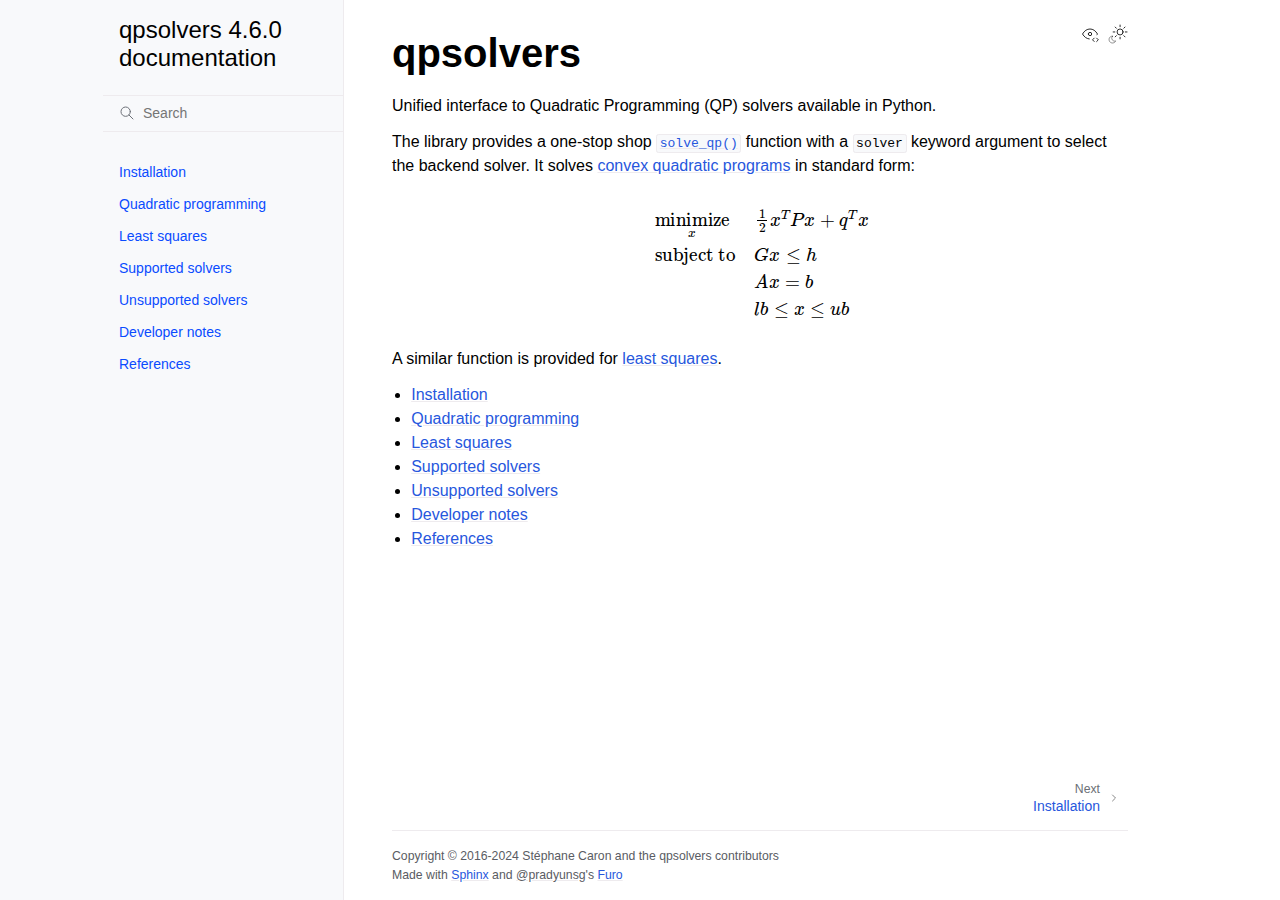
<file: index.html>
<!doctype html>
<html class="no-js" lang="en" data-content_root="./">
  <head><meta charset="utf-8"/>
    <meta name="viewport" content="width=device-width,initial-scale=1"/>
    <meta name="color-scheme" content="light dark"><meta name="viewport" content="width=device-width, initial-scale=1" />
<link rel="index" title="Index" href="genindex.html" /><link rel="search" title="Search" href="search.html" /><link rel="next" title="Installation" href="installation.html" />

    <!-- Generated with Sphinx 8.1.3 and Furo 2024.08.06 -->
        <title>qpsolvers 4.6.0 documentation</title>
      <link rel="stylesheet" type="text/css" href="_static/pygments.css?v=03e43079" />
    <link rel="stylesheet" type="text/css" href="_static/styles/furo.css?v=354aac6f" />
    <link rel="stylesheet" type="text/css" href="_static/styles/furo-extensions.css?v=302659d7" />
    
    


<style>
  body {
    --color-code-background: #eeffcc;
  --color-code-foreground: black;
  
  }
  @media not print {
    body[data-theme="dark"] {
      --color-code-background: #202020;
  --color-code-foreground: #d0d0d0;
  
    }
    @media (prefers-color-scheme: dark) {
      body:not([data-theme="light"]) {
        --color-code-background: #202020;
  --color-code-foreground: #d0d0d0;
  
      }
    }
  }
</style></head>
  <body>
    
    <script>
      document.body.dataset.theme = localStorage.getItem("theme") || "auto";
    </script>
    

<svg xmlns="http://www.w3.org/2000/svg" style="display: none;">
  <symbol id="svg-toc" viewBox="0 0 24 24">
    <title>Contents</title>
    <svg stroke="currentColor" fill="currentColor" stroke-width="0" viewBox="0 0 1024 1024">
      <path d="M408 442h480c4.4 0 8-3.6 8-8v-56c0-4.4-3.6-8-8-8H408c-4.4 0-8 3.6-8 8v56c0 4.4 3.6 8 8 8zm-8 204c0 4.4 3.6 8 8 8h480c4.4 0 8-3.6 8-8v-56c0-4.4-3.6-8-8-8H408c-4.4 0-8 3.6-8 8v56zm504-486H120c-4.4 0-8 3.6-8 8v56c0 4.4 3.6 8 8 8h784c4.4 0 8-3.6 8-8v-56c0-4.4-3.6-8-8-8zm0 632H120c-4.4 0-8 3.6-8 8v56c0 4.4 3.6 8 8 8h784c4.4 0 8-3.6 8-8v-56c0-4.4-3.6-8-8-8zM115.4 518.9L271.7 642c5.8 4.6 14.4.5 14.4-6.9V388.9c0-7.4-8.5-11.5-14.4-6.9L115.4 505.1a8.74 8.74 0 0 0 0 13.8z"/>
    </svg>
  </symbol>
  <symbol id="svg-menu" viewBox="0 0 24 24">
    <title>Menu</title>
    <svg xmlns="http://www.w3.org/2000/svg" viewBox="0 0 24 24" fill="none" stroke="currentColor"
      stroke-width="2" stroke-linecap="round" stroke-linejoin="round" class="feather-menu">
      <line x1="3" y1="12" x2="21" y2="12"></line>
      <line x1="3" y1="6" x2="21" y2="6"></line>
      <line x1="3" y1="18" x2="21" y2="18"></line>
    </svg>
  </symbol>
  <symbol id="svg-arrow-right" viewBox="0 0 24 24">
    <title>Expand</title>
    <svg xmlns="http://www.w3.org/2000/svg" viewBox="0 0 24 24" fill="none" stroke="currentColor"
      stroke-width="2" stroke-linecap="round" stroke-linejoin="round" class="feather-chevron-right">
      <polyline points="9 18 15 12 9 6"></polyline>
    </svg>
  </symbol>
  <symbol id="svg-sun" viewBox="0 0 24 24">
    <title>Light mode</title>
    <svg xmlns="http://www.w3.org/2000/svg" viewBox="0 0 24 24" fill="none" stroke="currentColor"
      stroke-width="1" stroke-linecap="round" stroke-linejoin="round" class="feather-sun">
      <circle cx="12" cy="12" r="5"></circle>
      <line x1="12" y1="1" x2="12" y2="3"></line>
      <line x1="12" y1="21" x2="12" y2="23"></line>
      <line x1="4.22" y1="4.22" x2="5.64" y2="5.64"></line>
      <line x1="18.36" y1="18.36" x2="19.78" y2="19.78"></line>
      <line x1="1" y1="12" x2="3" y2="12"></line>
      <line x1="21" y1="12" x2="23" y2="12"></line>
      <line x1="4.22" y1="19.78" x2="5.64" y2="18.36"></line>
      <line x1="18.36" y1="5.64" x2="19.78" y2="4.22"></line>
    </svg>
  </symbol>
  <symbol id="svg-moon" viewBox="0 0 24 24">
    <title>Dark mode</title>
    <svg xmlns="http://www.w3.org/2000/svg" viewBox="0 0 24 24" fill="none" stroke="currentColor"
      stroke-width="1" stroke-linecap="round" stroke-linejoin="round" class="icon-tabler-moon">
      <path stroke="none" d="M0 0h24v24H0z" fill="none" />
      <path d="M12 3c.132 0 .263 0 .393 0a7.5 7.5 0 0 0 7.92 12.446a9 9 0 1 1 -8.313 -12.454z" />
    </svg>
  </symbol>
  <symbol id="svg-sun-with-moon" viewBox="0 0 24 24">
    <title>Auto light/dark, in light mode</title>
    <svg xmlns="http://www.w3.org/2000/svg" viewBox="0 0 24 24" fill="none" stroke="currentColor"
      stroke-width="1" stroke-linecap="round" stroke-linejoin="round"
      class="icon-custom-derived-from-feather-sun-and-tabler-moon">
      <path style="opacity: 50%" d="M 5.411 14.504 C 5.471 14.504 5.532 14.504 5.591 14.504 C 3.639 16.319 4.383 19.569 6.931 20.352 C 7.693 20.586 8.512 20.551 9.25 20.252 C 8.023 23.207 4.056 23.725 2.11 21.184 C 0.166 18.642 1.702 14.949 4.874 14.536 C 5.051 14.512 5.231 14.5 5.411 14.5 L 5.411 14.504 Z"/>
      <line x1="14.5" y1="3.25" x2="14.5" y2="1.25"/>
      <line x1="14.5" y1="15.85" x2="14.5" y2="17.85"/>
      <line x1="10.044" y1="5.094" x2="8.63" y2="3.68"/>
      <line x1="19" y1="14.05" x2="20.414" y2="15.464"/>
      <line x1="8.2" y1="9.55" x2="6.2" y2="9.55"/>
      <line x1="20.8" y1="9.55" x2="22.8" y2="9.55"/>
      <line x1="10.044" y1="14.006" x2="8.63" y2="15.42"/>
      <line x1="19" y1="5.05" x2="20.414" y2="3.636"/>
      <circle cx="14.5" cy="9.55" r="3.6"/>
    </svg>
  </symbol>
  <symbol id="svg-moon-with-sun" viewBox="0 0 24 24">
    <title>Auto light/dark, in dark mode</title>
    <svg xmlns="http://www.w3.org/2000/svg" viewBox="0 0 24 24" fill="none" stroke="currentColor"
      stroke-width="1" stroke-linecap="round" stroke-linejoin="round"
      class="icon-custom-derived-from-feather-sun-and-tabler-moon">
      <path d="M 8.282 7.007 C 8.385 7.007 8.494 7.007 8.595 7.007 C 5.18 10.184 6.481 15.869 10.942 17.24 C 12.275 17.648 13.706 17.589 15 17.066 C 12.851 22.236 5.91 23.143 2.505 18.696 C -0.897 14.249 1.791 7.786 7.342 7.063 C 7.652 7.021 7.965 7 8.282 7 L 8.282 7.007 Z"/>
      <line style="opacity: 50%" x1="18" y1="3.705" x2="18" y2="2.5"/>
      <line style="opacity: 50%" x1="18" y1="11.295" x2="18" y2="12.5"/>
      <line style="opacity: 50%" x1="15.316" y1="4.816" x2="14.464" y2="3.964"/>
      <line style="opacity: 50%" x1="20.711" y1="10.212" x2="21.563" y2="11.063"/>
      <line style="opacity: 50%" x1="14.205" y1="7.5" x2="13.001" y2="7.5"/>
      <line style="opacity: 50%" x1="21.795" y1="7.5" x2="23" y2="7.5"/>
      <line style="opacity: 50%" x1="15.316" y1="10.184" x2="14.464" y2="11.036"/>
      <line style="opacity: 50%" x1="20.711" y1="4.789" x2="21.563" y2="3.937"/>
      <circle style="opacity: 50%" cx="18" cy="7.5" r="2.169"/>
    </svg>
  </symbol>
  <symbol id="svg-pencil" viewBox="0 0 24 24">
    <svg xmlns="http://www.w3.org/2000/svg" viewBox="0 0 24 24" fill="none" stroke="currentColor"
      stroke-width="1" stroke-linecap="round" stroke-linejoin="round" class="icon-tabler-pencil-code">
      <path d="M4 20h4l10.5 -10.5a2.828 2.828 0 1 0 -4 -4l-10.5 10.5v4" />
      <path d="M13.5 6.5l4 4" />
      <path d="M20 21l2 -2l-2 -2" />
      <path d="M17 17l-2 2l2 2" />
    </svg>
  </symbol>
  <symbol id="svg-eye" viewBox="0 0 24 24">
    <svg xmlns="http://www.w3.org/2000/svg" viewBox="0 0 24 24" fill="none" stroke="currentColor"
      stroke-width="1" stroke-linecap="round" stroke-linejoin="round" class="icon-tabler-eye-code">
      <path stroke="none" d="M0 0h24v24H0z" fill="none" />
      <path d="M10 12a2 2 0 1 0 4 0a2 2 0 0 0 -4 0" />
      <path
        d="M11.11 17.958c-3.209 -.307 -5.91 -2.293 -8.11 -5.958c2.4 -4 5.4 -6 9 -6c3.6 0 6.6 2 9 6c-.21 .352 -.427 .688 -.647 1.008" />
      <path d="M20 21l2 -2l-2 -2" />
      <path d="M17 17l-2 2l2 2" />
    </svg>
  </symbol>
</svg>

<input type="checkbox" class="sidebar-toggle" name="__navigation" id="__navigation">
<input type="checkbox" class="sidebar-toggle" name="__toc" id="__toc">
<label class="overlay sidebar-overlay" for="__navigation">
  <div class="visually-hidden">Hide navigation sidebar</div>
</label>
<label class="overlay toc-overlay" for="__toc">
  <div class="visually-hidden">Hide table of contents sidebar</div>
</label>

<a class="skip-to-content muted-link" href="#furo-main-content">Skip to content</a>



<div class="page">
  <header class="mobile-header">
    <div class="header-left">
      <label class="nav-overlay-icon" for="__navigation">
        <div class="visually-hidden">Toggle site navigation sidebar</div>
        <i class="icon"><svg><use href="#svg-menu"></use></svg></i>
      </label>
    </div>
    <div class="header-center">
      <a href="#"><div class="brand">qpsolvers 4.6.0 documentation</div></a>
    </div>
    <div class="header-right">
      <div class="theme-toggle-container theme-toggle-header">
        <button class="theme-toggle">
          <div class="visually-hidden">Toggle Light / Dark / Auto color theme</div>
          <svg class="theme-icon-when-auto-light"><use href="#svg-sun-with-moon"></use></svg>
          <svg class="theme-icon-when-auto-dark"><use href="#svg-moon-with-sun"></use></svg>
          <svg class="theme-icon-when-dark"><use href="#svg-moon"></use></svg>
          <svg class="theme-icon-when-light"><use href="#svg-sun"></use></svg>
        </button>
      </div>
      <label class="toc-overlay-icon toc-header-icon no-toc" for="__toc">
        <div class="visually-hidden">Toggle table of contents sidebar</div>
        <i class="icon"><svg><use href="#svg-toc"></use></svg></i>
      </label>
    </div>
  </header>
  <aside class="sidebar-drawer">
    <div class="sidebar-container">
      
      <div class="sidebar-sticky"><a class="sidebar-brand" href="#">
  
  
  <span class="sidebar-brand-text">qpsolvers 4.6.0 documentation</span>
  
</a><form class="sidebar-search-container" method="get" action="search.html" role="search">
  <input class="sidebar-search" placeholder="Search" name="q" aria-label="Search">
  <input type="hidden" name="check_keywords" value="yes">
  <input type="hidden" name="area" value="default">
</form>
<div id="searchbox"></div><div class="sidebar-scroll"><div class="sidebar-tree">
  <ul>
<li class="toctree-l1"><a class="reference internal" href="installation.html">Installation</a></li>
<li class="toctree-l1"><a class="reference internal" href="quadratic-programming.html">Quadratic programming</a></li>
<li class="toctree-l1"><a class="reference internal" href="least-squares.html">Least squares</a></li>
<li class="toctree-l1"><a class="reference internal" href="supported-solvers.html">Supported solvers</a></li>
<li class="toctree-l1"><a class="reference internal" href="unsupported-solvers.html">Unsupported solvers</a></li>
<li class="toctree-l1"><a class="reference internal" href="developer-notes.html">Developer notes</a></li>
<li class="toctree-l1"><a class="reference internal" href="references.html">References</a></li>
</ul>

</div>
</div>

      </div>
      
    </div>
  </aside>
  <div class="main">
    <div class="content">
      <div class="article-container">
        <a href="#" class="back-to-top muted-link">
          <svg xmlns="http://www.w3.org/2000/svg" viewBox="0 0 24 24">
            <path d="M13 20h-2V8l-5.5 5.5-1.42-1.42L12 4.16l7.92 7.92-1.42 1.42L13 8v12z"></path>
          </svg>
          <span>Back to top</span>
        </a>
        <div class="content-icon-container">
          <div class="view-this-page">
  <a class="muted-link" href="_sources/index.rst.txt" title="View this page">
    <svg><use href="#svg-eye"></use></svg>
    <span class="visually-hidden">View this page</span>
  </a>
</div>
<div class="theme-toggle-container theme-toggle-content">
            <button class="theme-toggle">
              <div class="visually-hidden">Toggle Light / Dark / Auto color theme</div>
              <svg class="theme-icon-when-auto-light"><use href="#svg-sun-with-moon"></use></svg>
              <svg class="theme-icon-when-auto-dark"><use href="#svg-moon-with-sun"></use></svg>
              <svg class="theme-icon-when-dark"><use href="#svg-moon"></use></svg>
              <svg class="theme-icon-when-light"><use href="#svg-sun"></use></svg>
            </button>
          </div>
          <label class="toc-overlay-icon toc-content-icon no-toc" for="__toc">
            <div class="visually-hidden">Toggle table of contents sidebar</div>
            <i class="icon"><svg><use href="#svg-toc"></use></svg></i>
          </label>
        </div>
        <article role="main" id="furo-main-content">
          <section id="qpsolvers">
<h1>qpsolvers<a class="headerlink" href="#qpsolvers" title="Link to this heading">¶</a></h1>
<p>Unified interface to Quadratic Programming (QP) solvers available in Python.</p>
<p>The library provides a one-stop shop <a class="reference internal" href="quadratic-programming.html#qpsolvers.solve_qp" title="qpsolvers.solve_qp"><code class="xref py py-func docutils literal notranslate"><span class="pre">solve_qp()</span></code></a> function with a <code class="docutils literal notranslate"><span class="pre">solver</span></code> keyword argument to select the backend solver. It solves <a class="reference internal" href="quadratic-programming.html#quadratic-programming"><span class="std std-ref">convex quadratic programs</span></a> in standard form:</p>
<div class="math-wrapper docutils container">
<div class="math notranslate nohighlight">
\[\begin{split}\begin{split}\begin{array}{ll}
    \underset{x}{\mbox{minimize}} &amp;
        \frac{1}{2} x^T P x + q^T x \\
    \mbox{subject to}
        &amp; G x \leq h                \\
        &amp; A x = b                    \\
        &amp; lb \leq x \leq ub
\end{array}\end{split}\end{split}\]</div>
</div>
<p>A similar function is provided for <a class="reference internal" href="least-squares.html#least-squares"><span class="std std-ref">least squares</span></a>.</p>
<div class="toctree-wrapper compound">
<ul>
<li class="toctree-l1"><a class="reference internal" href="installation.html">Installation</a></li>
<li class="toctree-l1"><a class="reference internal" href="quadratic-programming.html">Quadratic programming</a></li>
<li class="toctree-l1"><a class="reference internal" href="least-squares.html">Least squares</a></li>
<li class="toctree-l1"><a class="reference internal" href="supported-solvers.html">Supported solvers</a></li>
<li class="toctree-l1"><a class="reference internal" href="unsupported-solvers.html">Unsupported solvers</a></li>
<li class="toctree-l1"><a class="reference internal" href="developer-notes.html">Developer notes</a></li>
<li class="toctree-l1"><a class="reference internal" href="references.html">References</a></li>
</ul>
</div>
</section>

        </article>
      </div>
      <footer>
        
        <div class="related-pages">
          <a class="next-page" href="installation.html">
              <div class="page-info">
                <div class="context">
                  <span>Next</span>
                </div>
                <div class="title">Installation</div>
              </div>
              <svg class="furo-related-icon"><use href="#svg-arrow-right"></use></svg>
            </a>
          
        </div>
        <div class="bottom-of-page">
          <div class="left-details">
            <div class="copyright">
                Copyright &#169; 2016-2024 Stéphane Caron and the qpsolvers contributors
            </div>
            Made with <a href="https://www.sphinx-doc.org/">Sphinx</a> and <a class="muted-link" href="https://pradyunsg.me">@pradyunsg</a>'s
            
            <a href="https://github.com/pradyunsg/furo">Furo</a>
            
          </div>
          <div class="right-details">
            
          </div>
        </div>
        
      </footer>
    </div>
    <aside class="toc-drawer no-toc">
      
      
      
    </aside>
  </div>
</div><script src="_static/documentation_options.js?v=cc8a4273"></script>
    <script src="_static/doctools.js?v=9bcbadda"></script>
    <script src="_static/sphinx_highlight.js?v=dc90522c"></script>
    <script src="_static/scripts/furo.js?v=5fa4622c"></script>
    <script async="async" src="_static/mathjax/tex-chtml.js"></script>
    </body>
</html>
</file>
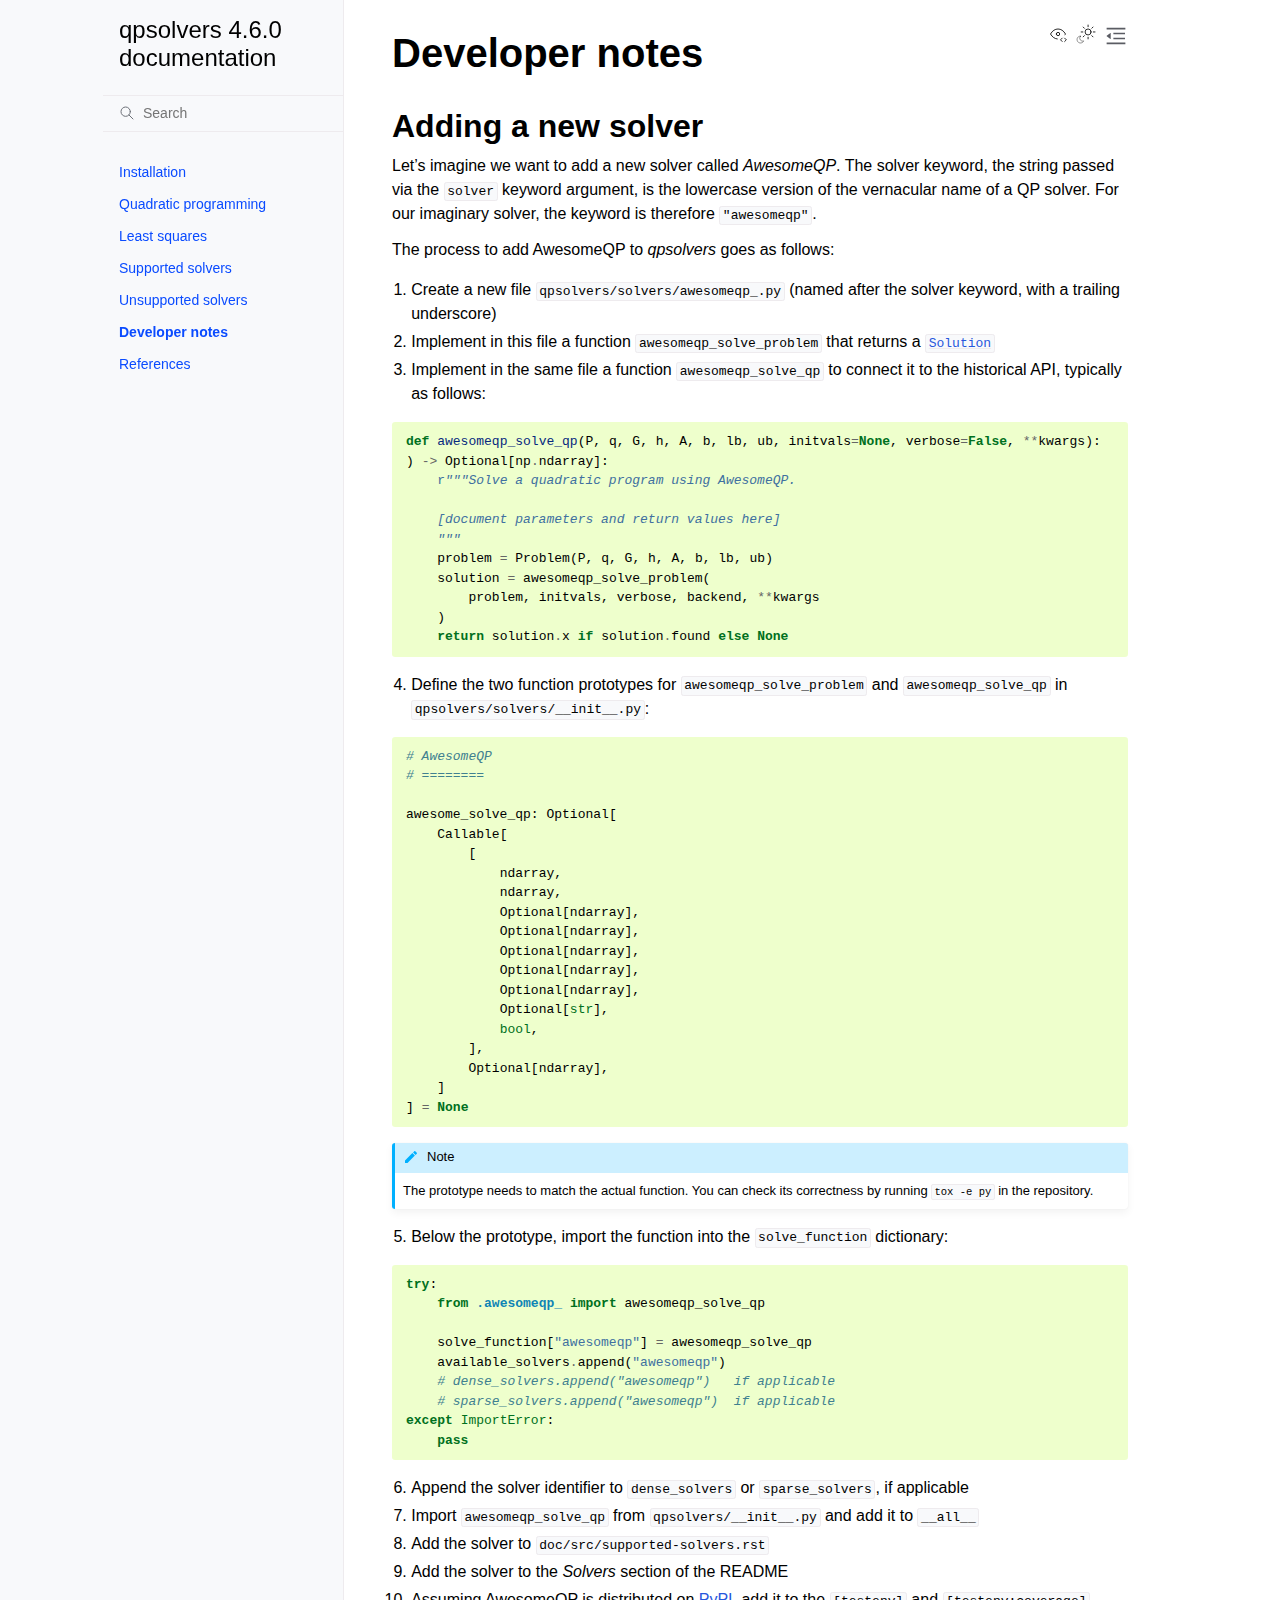
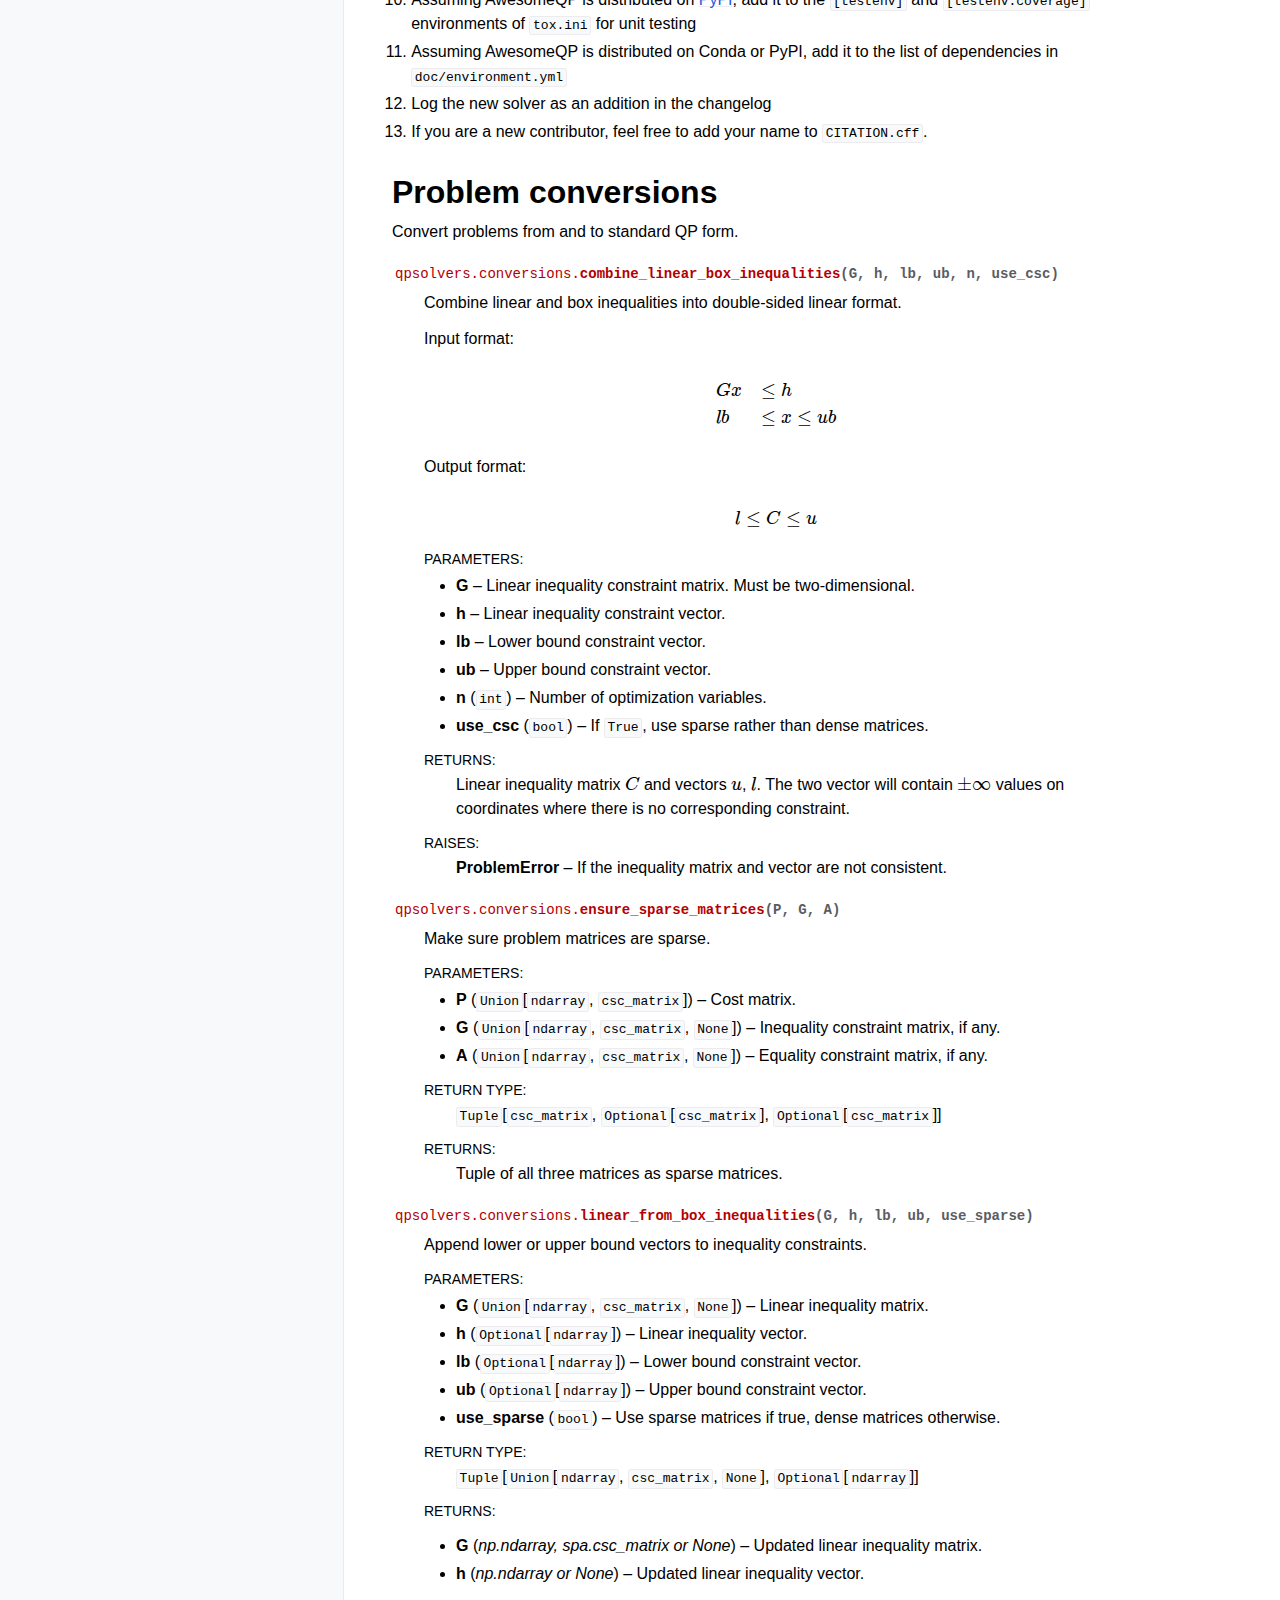
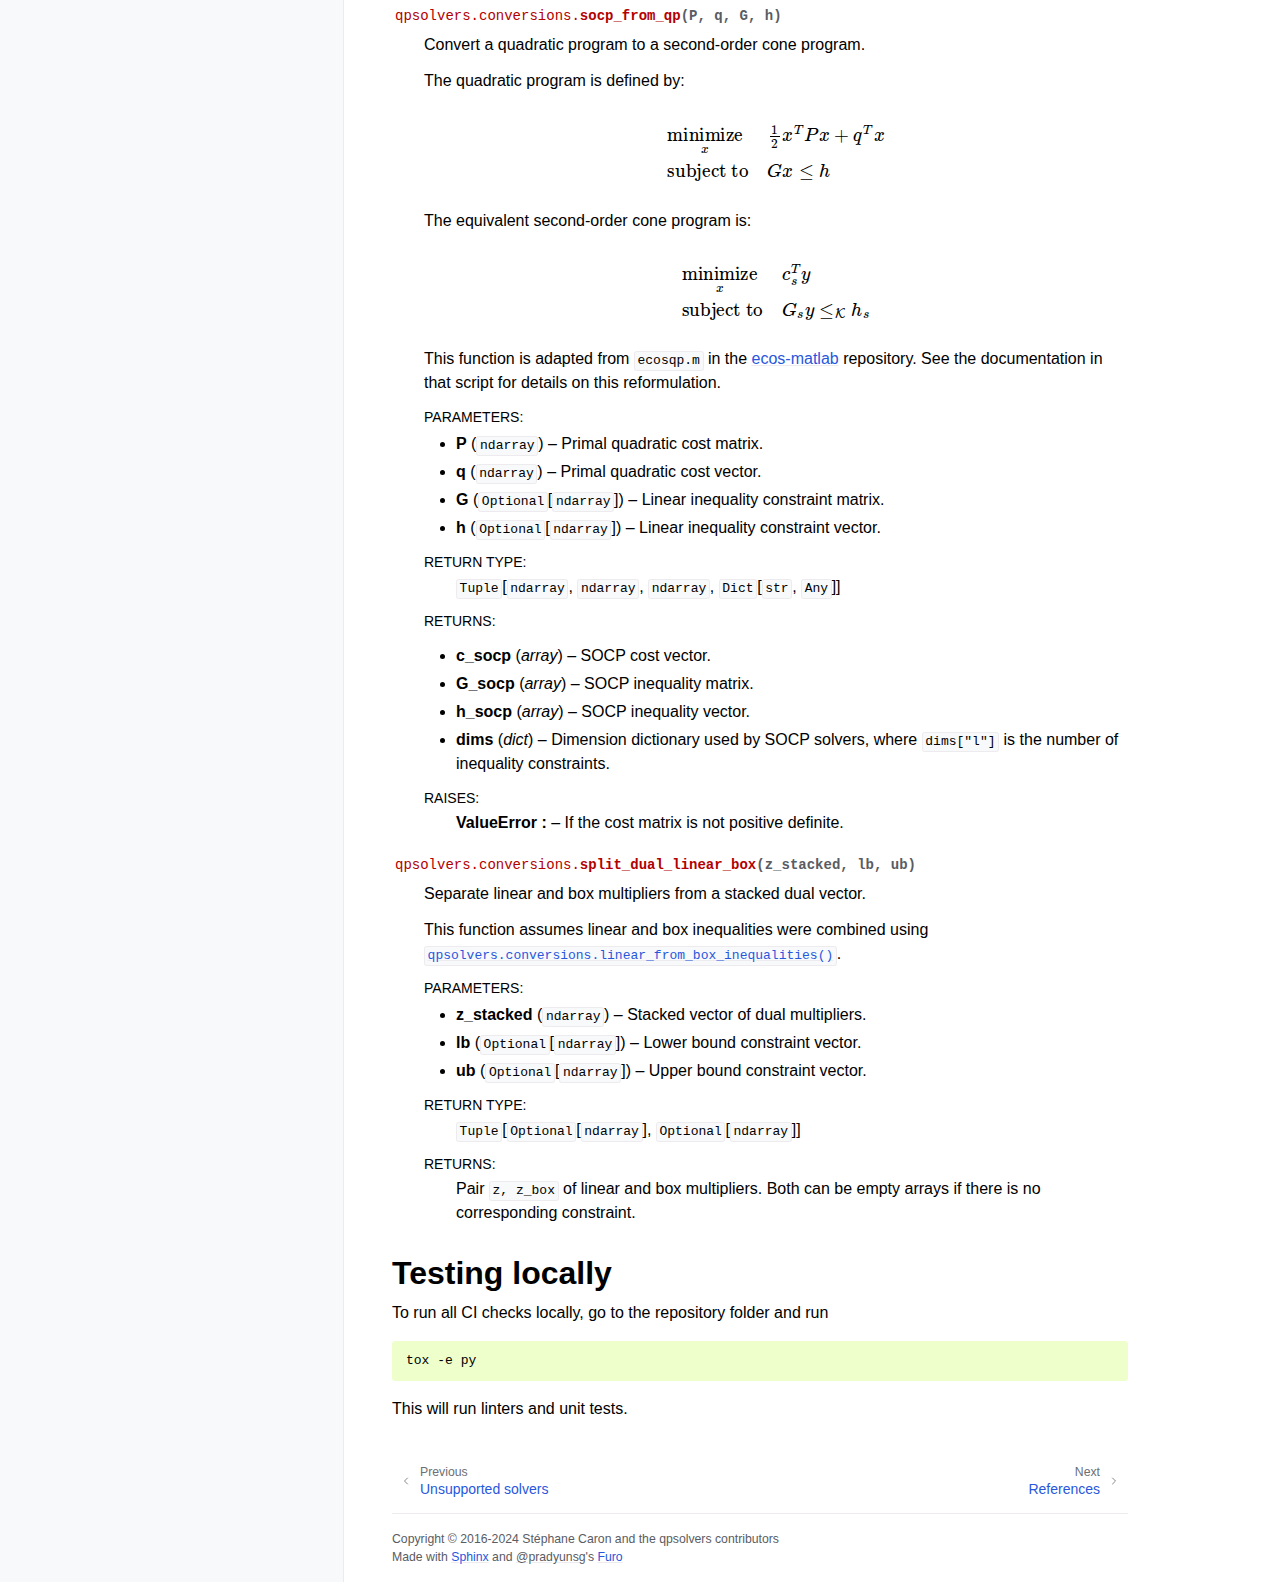
<file: developer-notes.html>
<!doctype html>
<html class="no-js" lang="en" data-content_root="./">
  <head><meta charset="utf-8"/>
    <meta name="viewport" content="width=device-width,initial-scale=1"/>
    <meta name="color-scheme" content="light dark"><meta name="viewport" content="width=device-width, initial-scale=1" />
<link rel="index" title="Index" href="genindex.html" /><link rel="search" title="Search" href="search.html" /><link rel="next" title="References" href="references.html" /><link rel="prev" title="Unsupported solvers" href="unsupported-solvers.html" />

    <!-- Generated with Sphinx 8.1.3 and Furo 2024.08.06 -->
        <title>Developer notes - qpsolvers 4.6.0 documentation</title>
      <link rel="stylesheet" type="text/css" href="_static/pygments.css?v=03e43079" />
    <link rel="stylesheet" type="text/css" href="_static/styles/furo.css?v=354aac6f" />
    <link rel="stylesheet" type="text/css" href="_static/styles/furo-extensions.css?v=302659d7" />
    
    


<style>
  body {
    --color-code-background: #eeffcc;
  --color-code-foreground: black;
  
  }
  @media not print {
    body[data-theme="dark"] {
      --color-code-background: #202020;
  --color-code-foreground: #d0d0d0;
  
    }
    @media (prefers-color-scheme: dark) {
      body:not([data-theme="light"]) {
        --color-code-background: #202020;
  --color-code-foreground: #d0d0d0;
  
      }
    }
  }
</style></head>
  <body>
    
    <script>
      document.body.dataset.theme = localStorage.getItem("theme") || "auto";
    </script>
    

<svg xmlns="http://www.w3.org/2000/svg" style="display: none;">
  <symbol id="svg-toc" viewBox="0 0 24 24">
    <title>Contents</title>
    <svg stroke="currentColor" fill="currentColor" stroke-width="0" viewBox="0 0 1024 1024">
      <path d="M408 442h480c4.4 0 8-3.6 8-8v-56c0-4.4-3.6-8-8-8H408c-4.4 0-8 3.6-8 8v56c0 4.4 3.6 8 8 8zm-8 204c0 4.4 3.6 8 8 8h480c4.4 0 8-3.6 8-8v-56c0-4.4-3.6-8-8-8H408c-4.4 0-8 3.6-8 8v56zm504-486H120c-4.4 0-8 3.6-8 8v56c0 4.4 3.6 8 8 8h784c4.4 0 8-3.6 8-8v-56c0-4.4-3.6-8-8-8zm0 632H120c-4.4 0-8 3.6-8 8v56c0 4.4 3.6 8 8 8h784c4.4 0 8-3.6 8-8v-56c0-4.4-3.6-8-8-8zM115.4 518.9L271.7 642c5.8 4.6 14.4.5 14.4-6.9V388.9c0-7.4-8.5-11.5-14.4-6.9L115.4 505.1a8.74 8.74 0 0 0 0 13.8z"/>
    </svg>
  </symbol>
  <symbol id="svg-menu" viewBox="0 0 24 24">
    <title>Menu</title>
    <svg xmlns="http://www.w3.org/2000/svg" viewBox="0 0 24 24" fill="none" stroke="currentColor"
      stroke-width="2" stroke-linecap="round" stroke-linejoin="round" class="feather-menu">
      <line x1="3" y1="12" x2="21" y2="12"></line>
      <line x1="3" y1="6" x2="21" y2="6"></line>
      <line x1="3" y1="18" x2="21" y2="18"></line>
    </svg>
  </symbol>
  <symbol id="svg-arrow-right" viewBox="0 0 24 24">
    <title>Expand</title>
    <svg xmlns="http://www.w3.org/2000/svg" viewBox="0 0 24 24" fill="none" stroke="currentColor"
      stroke-width="2" stroke-linecap="round" stroke-linejoin="round" class="feather-chevron-right">
      <polyline points="9 18 15 12 9 6"></polyline>
    </svg>
  </symbol>
  <symbol id="svg-sun" viewBox="0 0 24 24">
    <title>Light mode</title>
    <svg xmlns="http://www.w3.org/2000/svg" viewBox="0 0 24 24" fill="none" stroke="currentColor"
      stroke-width="1" stroke-linecap="round" stroke-linejoin="round" class="feather-sun">
      <circle cx="12" cy="12" r="5"></circle>
      <line x1="12" y1="1" x2="12" y2="3"></line>
      <line x1="12" y1="21" x2="12" y2="23"></line>
      <line x1="4.22" y1="4.22" x2="5.64" y2="5.64"></line>
      <line x1="18.36" y1="18.36" x2="19.78" y2="19.78"></line>
      <line x1="1" y1="12" x2="3" y2="12"></line>
      <line x1="21" y1="12" x2="23" y2="12"></line>
      <line x1="4.22" y1="19.78" x2="5.64" y2="18.36"></line>
      <line x1="18.36" y1="5.64" x2="19.78" y2="4.22"></line>
    </svg>
  </symbol>
  <symbol id="svg-moon" viewBox="0 0 24 24">
    <title>Dark mode</title>
    <svg xmlns="http://www.w3.org/2000/svg" viewBox="0 0 24 24" fill="none" stroke="currentColor"
      stroke-width="1" stroke-linecap="round" stroke-linejoin="round" class="icon-tabler-moon">
      <path stroke="none" d="M0 0h24v24H0z" fill="none" />
      <path d="M12 3c.132 0 .263 0 .393 0a7.5 7.5 0 0 0 7.92 12.446a9 9 0 1 1 -8.313 -12.454z" />
    </svg>
  </symbol>
  <symbol id="svg-sun-with-moon" viewBox="0 0 24 24">
    <title>Auto light/dark, in light mode</title>
    <svg xmlns="http://www.w3.org/2000/svg" viewBox="0 0 24 24" fill="none" stroke="currentColor"
      stroke-width="1" stroke-linecap="round" stroke-linejoin="round"
      class="icon-custom-derived-from-feather-sun-and-tabler-moon">
      <path style="opacity: 50%" d="M 5.411 14.504 C 5.471 14.504 5.532 14.504 5.591 14.504 C 3.639 16.319 4.383 19.569 6.931 20.352 C 7.693 20.586 8.512 20.551 9.25 20.252 C 8.023 23.207 4.056 23.725 2.11 21.184 C 0.166 18.642 1.702 14.949 4.874 14.536 C 5.051 14.512 5.231 14.5 5.411 14.5 L 5.411 14.504 Z"/>
      <line x1="14.5" y1="3.25" x2="14.5" y2="1.25"/>
      <line x1="14.5" y1="15.85" x2="14.5" y2="17.85"/>
      <line x1="10.044" y1="5.094" x2="8.63" y2="3.68"/>
      <line x1="19" y1="14.05" x2="20.414" y2="15.464"/>
      <line x1="8.2" y1="9.55" x2="6.2" y2="9.55"/>
      <line x1="20.8" y1="9.55" x2="22.8" y2="9.55"/>
      <line x1="10.044" y1="14.006" x2="8.63" y2="15.42"/>
      <line x1="19" y1="5.05" x2="20.414" y2="3.636"/>
      <circle cx="14.5" cy="9.55" r="3.6"/>
    </svg>
  </symbol>
  <symbol id="svg-moon-with-sun" viewBox="0 0 24 24">
    <title>Auto light/dark, in dark mode</title>
    <svg xmlns="http://www.w3.org/2000/svg" viewBox="0 0 24 24" fill="none" stroke="currentColor"
      stroke-width="1" stroke-linecap="round" stroke-linejoin="round"
      class="icon-custom-derived-from-feather-sun-and-tabler-moon">
      <path d="M 8.282 7.007 C 8.385 7.007 8.494 7.007 8.595 7.007 C 5.18 10.184 6.481 15.869 10.942 17.24 C 12.275 17.648 13.706 17.589 15 17.066 C 12.851 22.236 5.91 23.143 2.505 18.696 C -0.897 14.249 1.791 7.786 7.342 7.063 C 7.652 7.021 7.965 7 8.282 7 L 8.282 7.007 Z"/>
      <line style="opacity: 50%" x1="18" y1="3.705" x2="18" y2="2.5"/>
      <line style="opacity: 50%" x1="18" y1="11.295" x2="18" y2="12.5"/>
      <line style="opacity: 50%" x1="15.316" y1="4.816" x2="14.464" y2="3.964"/>
      <line style="opacity: 50%" x1="20.711" y1="10.212" x2="21.563" y2="11.063"/>
      <line style="opacity: 50%" x1="14.205" y1="7.5" x2="13.001" y2="7.5"/>
      <line style="opacity: 50%" x1="21.795" y1="7.5" x2="23" y2="7.5"/>
      <line style="opacity: 50%" x1="15.316" y1="10.184" x2="14.464" y2="11.036"/>
      <line style="opacity: 50%" x1="20.711" y1="4.789" x2="21.563" y2="3.937"/>
      <circle style="opacity: 50%" cx="18" cy="7.5" r="2.169"/>
    </svg>
  </symbol>
  <symbol id="svg-pencil" viewBox="0 0 24 24">
    <svg xmlns="http://www.w3.org/2000/svg" viewBox="0 0 24 24" fill="none" stroke="currentColor"
      stroke-width="1" stroke-linecap="round" stroke-linejoin="round" class="icon-tabler-pencil-code">
      <path d="M4 20h4l10.5 -10.5a2.828 2.828 0 1 0 -4 -4l-10.5 10.5v4" />
      <path d="M13.5 6.5l4 4" />
      <path d="M20 21l2 -2l-2 -2" />
      <path d="M17 17l-2 2l2 2" />
    </svg>
  </symbol>
  <symbol id="svg-eye" viewBox="0 0 24 24">
    <svg xmlns="http://www.w3.org/2000/svg" viewBox="0 0 24 24" fill="none" stroke="currentColor"
      stroke-width="1" stroke-linecap="round" stroke-linejoin="round" class="icon-tabler-eye-code">
      <path stroke="none" d="M0 0h24v24H0z" fill="none" />
      <path d="M10 12a2 2 0 1 0 4 0a2 2 0 0 0 -4 0" />
      <path
        d="M11.11 17.958c-3.209 -.307 -5.91 -2.293 -8.11 -5.958c2.4 -4 5.4 -6 9 -6c3.6 0 6.6 2 9 6c-.21 .352 -.427 .688 -.647 1.008" />
      <path d="M20 21l2 -2l-2 -2" />
      <path d="M17 17l-2 2l2 2" />
    </svg>
  </symbol>
</svg>

<input type="checkbox" class="sidebar-toggle" name="__navigation" id="__navigation">
<input type="checkbox" class="sidebar-toggle" name="__toc" id="__toc">
<label class="overlay sidebar-overlay" for="__navigation">
  <div class="visually-hidden">Hide navigation sidebar</div>
</label>
<label class="overlay toc-overlay" for="__toc">
  <div class="visually-hidden">Hide table of contents sidebar</div>
</label>

<a class="skip-to-content muted-link" href="#furo-main-content">Skip to content</a>



<div class="page">
  <header class="mobile-header">
    <div class="header-left">
      <label class="nav-overlay-icon" for="__navigation">
        <div class="visually-hidden">Toggle site navigation sidebar</div>
        <i class="icon"><svg><use href="#svg-menu"></use></svg></i>
      </label>
    </div>
    <div class="header-center">
      <a href="index.html"><div class="brand">qpsolvers 4.6.0 documentation</div></a>
    </div>
    <div class="header-right">
      <div class="theme-toggle-container theme-toggle-header">
        <button class="theme-toggle">
          <div class="visually-hidden">Toggle Light / Dark / Auto color theme</div>
          <svg class="theme-icon-when-auto-light"><use href="#svg-sun-with-moon"></use></svg>
          <svg class="theme-icon-when-auto-dark"><use href="#svg-moon-with-sun"></use></svg>
          <svg class="theme-icon-when-dark"><use href="#svg-moon"></use></svg>
          <svg class="theme-icon-when-light"><use href="#svg-sun"></use></svg>
        </button>
      </div>
      <label class="toc-overlay-icon toc-header-icon" for="__toc">
        <div class="visually-hidden">Toggle table of contents sidebar</div>
        <i class="icon"><svg><use href="#svg-toc"></use></svg></i>
      </label>
    </div>
  </header>
  <aside class="sidebar-drawer">
    <div class="sidebar-container">
      
      <div class="sidebar-sticky"><a class="sidebar-brand" href="index.html">
  
  
  <span class="sidebar-brand-text">qpsolvers 4.6.0 documentation</span>
  
</a><form class="sidebar-search-container" method="get" action="search.html" role="search">
  <input class="sidebar-search" placeholder="Search" name="q" aria-label="Search">
  <input type="hidden" name="check_keywords" value="yes">
  <input type="hidden" name="area" value="default">
</form>
<div id="searchbox"></div><div class="sidebar-scroll"><div class="sidebar-tree">
  <ul class="current">
<li class="toctree-l1"><a class="reference internal" href="installation.html">Installation</a></li>
<li class="toctree-l1"><a class="reference internal" href="quadratic-programming.html">Quadratic programming</a></li>
<li class="toctree-l1"><a class="reference internal" href="least-squares.html">Least squares</a></li>
<li class="toctree-l1"><a class="reference internal" href="supported-solvers.html">Supported solvers</a></li>
<li class="toctree-l1"><a class="reference internal" href="unsupported-solvers.html">Unsupported solvers</a></li>
<li class="toctree-l1 current current-page"><a class="current reference internal" href="#">Developer notes</a></li>
<li class="toctree-l1"><a class="reference internal" href="references.html">References</a></li>
</ul>

</div>
</div>

      </div>
      
    </div>
  </aside>
  <div class="main">
    <div class="content">
      <div class="article-container">
        <a href="#" class="back-to-top muted-link">
          <svg xmlns="http://www.w3.org/2000/svg" viewBox="0 0 24 24">
            <path d="M13 20h-2V8l-5.5 5.5-1.42-1.42L12 4.16l7.92 7.92-1.42 1.42L13 8v12z"></path>
          </svg>
          <span>Back to top</span>
        </a>
        <div class="content-icon-container">
          <div class="view-this-page">
  <a class="muted-link" href="_sources/developer-notes.rst.txt" title="View this page">
    <svg><use href="#svg-eye"></use></svg>
    <span class="visually-hidden">View this page</span>
  </a>
</div>
<div class="theme-toggle-container theme-toggle-content">
            <button class="theme-toggle">
              <div class="visually-hidden">Toggle Light / Dark / Auto color theme</div>
              <svg class="theme-icon-when-auto-light"><use href="#svg-sun-with-moon"></use></svg>
              <svg class="theme-icon-when-auto-dark"><use href="#svg-moon-with-sun"></use></svg>
              <svg class="theme-icon-when-dark"><use href="#svg-moon"></use></svg>
              <svg class="theme-icon-when-light"><use href="#svg-sun"></use></svg>
            </button>
          </div>
          <label class="toc-overlay-icon toc-content-icon" for="__toc">
            <div class="visually-hidden">Toggle table of contents sidebar</div>
            <i class="icon"><svg><use href="#svg-toc"></use></svg></i>
          </label>
        </div>
        <article role="main" id="furo-main-content">
          <section id="developer-notes">
<h1>Developer notes<a class="headerlink" href="#developer-notes" title="Link to this heading">¶</a></h1>
<section id="adding-a-new-solver">
<h2>Adding a new solver<a class="headerlink" href="#adding-a-new-solver" title="Link to this heading">¶</a></h2>
<p>Let’s imagine we want to add a new solver called <em>AwesomeQP</em>. The solver keyword, the string passed via the <code class="docutils literal notranslate"><span class="pre">solver</span></code> keyword argument, is the lowercase version of the vernacular name of a QP solver. For our imaginary solver, the keyword is therefore <code class="docutils literal notranslate"><span class="pre">&quot;awesomeqp&quot;</span></code>.</p>
<p>The process to add AwesomeQP to <em>qpsolvers</em> goes as follows:</p>
<ol class="arabic simple">
<li><p>Create a new file <code class="docutils literal notranslate"><span class="pre">qpsolvers/solvers/awesomeqp_.py</span></code> (named after the solver keyword, with a trailing underscore)</p></li>
<li><p>Implement in this file a function <code class="docutils literal notranslate"><span class="pre">awesomeqp_solve_problem</span></code> that returns a <a class="reference internal" href="quadratic-programming.html#qpsolvers.solution.Solution" title="qpsolvers.solution.Solution"><code class="xref py py-class docutils literal notranslate"><span class="pre">Solution</span></code></a></p></li>
<li><p>Implement in the same file a function <code class="docutils literal notranslate"><span class="pre">awesomeqp_solve_qp</span></code> to connect it to the historical API, typically as follows:</p></li>
</ol>
<div class="highlight-python notranslate"><div class="highlight"><pre><span></span><span class="k">def</span><span class="w"> </span><span class="nf">awesomeqp_solve_qp</span><span class="p">(</span><span class="n">P</span><span class="p">,</span> <span class="n">q</span><span class="p">,</span> <span class="n">G</span><span class="p">,</span> <span class="n">h</span><span class="p">,</span> <span class="n">A</span><span class="p">,</span> <span class="n">b</span><span class="p">,</span> <span class="n">lb</span><span class="p">,</span> <span class="n">ub</span><span class="p">,</span> <span class="n">initvals</span><span class="o">=</span><span class="kc">None</span><span class="p">,</span> <span class="n">verbose</span><span class="o">=</span><span class="kc">False</span><span class="p">,</span> <span class="o">**</span><span class="n">kwargs</span><span class="p">):</span>
<span class="p">)</span> <span class="o">-&gt;</span> <span class="n">Optional</span><span class="p">[</span><span class="n">np</span><span class="o">.</span><span class="n">ndarray</span><span class="p">]:</span>
<span class="w">    </span><span class="sa">r</span><span class="sd">&quot;&quot;&quot;Solve a quadratic program using AwesomeQP.</span>

<span class="sd">    [document parameters and return values here]</span>
<span class="sd">    &quot;&quot;&quot;</span>
    <span class="n">problem</span> <span class="o">=</span> <span class="n">Problem</span><span class="p">(</span><span class="n">P</span><span class="p">,</span> <span class="n">q</span><span class="p">,</span> <span class="n">G</span><span class="p">,</span> <span class="n">h</span><span class="p">,</span> <span class="n">A</span><span class="p">,</span> <span class="n">b</span><span class="p">,</span> <span class="n">lb</span><span class="p">,</span> <span class="n">ub</span><span class="p">)</span>
    <span class="n">solution</span> <span class="o">=</span> <span class="n">awesomeqp_solve_problem</span><span class="p">(</span>
        <span class="n">problem</span><span class="p">,</span> <span class="n">initvals</span><span class="p">,</span> <span class="n">verbose</span><span class="p">,</span> <span class="n">backend</span><span class="p">,</span> <span class="o">**</span><span class="n">kwargs</span>
    <span class="p">)</span>
    <span class="k">return</span> <span class="n">solution</span><span class="o">.</span><span class="n">x</span> <span class="k">if</span> <span class="n">solution</span><span class="o">.</span><span class="n">found</span> <span class="k">else</span> <span class="kc">None</span>
</pre></div>
</div>
<ol class="arabic simple" start="4">
<li><p>Define the two function prototypes for <code class="docutils literal notranslate"><span class="pre">awesomeqp_solve_problem</span></code> and <code class="docutils literal notranslate"><span class="pre">awesomeqp_solve_qp</span></code> in <code class="docutils literal notranslate"><span class="pre">qpsolvers/solvers/__init__.py</span></code>:</p></li>
</ol>
<div class="highlight-python notranslate"><div class="highlight"><pre><span></span><span class="c1"># AwesomeQP</span>
<span class="c1"># ========</span>

<span class="n">awesome_solve_qp</span><span class="p">:</span> <span class="n">Optional</span><span class="p">[</span>
    <span class="n">Callable</span><span class="p">[</span>
        <span class="p">[</span>
            <span class="n">ndarray</span><span class="p">,</span>
            <span class="n">ndarray</span><span class="p">,</span>
            <span class="n">Optional</span><span class="p">[</span><span class="n">ndarray</span><span class="p">],</span>
            <span class="n">Optional</span><span class="p">[</span><span class="n">ndarray</span><span class="p">],</span>
            <span class="n">Optional</span><span class="p">[</span><span class="n">ndarray</span><span class="p">],</span>
            <span class="n">Optional</span><span class="p">[</span><span class="n">ndarray</span><span class="p">],</span>
            <span class="n">Optional</span><span class="p">[</span><span class="n">ndarray</span><span class="p">],</span>
            <span class="n">Optional</span><span class="p">[</span><span class="nb">str</span><span class="p">],</span>
            <span class="nb">bool</span><span class="p">,</span>
        <span class="p">],</span>
        <span class="n">Optional</span><span class="p">[</span><span class="n">ndarray</span><span class="p">],</span>
    <span class="p">]</span>
<span class="p">]</span> <span class="o">=</span> <span class="kc">None</span>
</pre></div>
</div>
<div class="admonition note">
<p class="admonition-title">Note</p>
<p>The prototype needs to match the actual function. You can check its correctness by running <code class="docutils literal notranslate"><span class="pre">tox</span> <span class="pre">-e</span> <span class="pre">py</span></code> in the repository.</p>
</div>
<ol class="arabic simple" start="5">
<li><p>Below the prototype, import the function into the <code class="docutils literal notranslate"><span class="pre">solve_function</span></code> dictionary:</p></li>
</ol>
<div class="highlight-python notranslate"><div class="highlight"><pre><span></span><span class="k">try</span><span class="p">:</span>
    <span class="kn">from</span><span class="w"> </span><span class="nn">.awesomeqp_</span><span class="w"> </span><span class="kn">import</span> <span class="n">awesomeqp_solve_qp</span>

    <span class="n">solve_function</span><span class="p">[</span><span class="s2">&quot;awesomeqp&quot;</span><span class="p">]</span> <span class="o">=</span> <span class="n">awesomeqp_solve_qp</span>
    <span class="n">available_solvers</span><span class="o">.</span><span class="n">append</span><span class="p">(</span><span class="s2">&quot;awesomeqp&quot;</span><span class="p">)</span>
    <span class="c1"># dense_solvers.append(&quot;awesomeqp&quot;)   if applicable</span>
    <span class="c1"># sparse_solvers.append(&quot;awesomeqp&quot;)  if applicable</span>
<span class="k">except</span> <span class="ne">ImportError</span><span class="p">:</span>
    <span class="k">pass</span>
</pre></div>
</div>
<ol class="arabic simple" start="6">
<li><p>Append the solver identifier to <code class="docutils literal notranslate"><span class="pre">dense_solvers</span></code> or <code class="docutils literal notranslate"><span class="pre">sparse_solvers</span></code>, if applicable</p></li>
<li><p>Import <code class="docutils literal notranslate"><span class="pre">awesomeqp_solve_qp</span></code> from <code class="docutils literal notranslate"><span class="pre">qpsolvers/__init__.py</span></code> and add it to <code class="docutils literal notranslate"><span class="pre">__all__</span></code></p></li>
<li><p>Add the solver to <code class="docutils literal notranslate"><span class="pre">doc/src/supported-solvers.rst</span></code></p></li>
<li><p>Add the solver to the <em>Solvers</em> section of the README</p></li>
<li><p>Assuming AwesomeQP is distributed on <a class="reference external" href="https://pypi.org/">PyPI</a>, add it to the <code class="docutils literal notranslate"><span class="pre">[testenv]</span></code> and <code class="docutils literal notranslate"><span class="pre">[testenv:coverage]</span></code> environments of <code class="docutils literal notranslate"><span class="pre">tox.ini</span></code> for unit testing</p></li>
<li><p>Assuming AwesomeQP is distributed on Conda or PyPI, add it to the list of dependencies in <code class="docutils literal notranslate"><span class="pre">doc/environment.yml</span></code></p></li>
<li><p>Log the new solver as an addition in the changelog</p></li>
<li><p>If you are a new contributor, feel free to add your name to <code class="docutils literal notranslate"><span class="pre">CITATION.cff</span></code>.</p></li>
</ol>
</section>
<section id="module-qpsolvers.conversions">
<span id="problem-conversions"></span><h2>Problem conversions<a class="headerlink" href="#module-qpsolvers.conversions" title="Link to this heading">¶</a></h2>
<p>Convert problems from and to standard QP form.</p>
<dl class="py function">
<dt class="sig sig-object py" id="qpsolvers.conversions.combine_linear_box_inequalities">
<span class="sig-prename descclassname"><span class="pre">qpsolvers.conversions.</span></span><span class="sig-name descname"><span class="pre">combine_linear_box_inequalities</span></span><span class="sig-paren">(</span><em class="sig-param"><span class="n"><span class="pre">G</span></span></em>, <em class="sig-param"><span class="n"><span class="pre">h</span></span></em>, <em class="sig-param"><span class="n"><span class="pre">lb</span></span></em>, <em class="sig-param"><span class="n"><span class="pre">ub</span></span></em>, <em class="sig-param"><span class="n"><span class="pre">n</span></span></em>, <em class="sig-param"><span class="n"><span class="pre">use_csc</span></span></em><span class="sig-paren">)</span><a class="headerlink" href="#qpsolvers.conversions.combine_linear_box_inequalities" title="Link to this definition">¶</a></dt>
<dd><p>Combine linear and box inequalities into double-sided linear format.</p>
<p>Input format:</p>
<div class="math-wrapper docutils container">
<div class="math notranslate nohighlight">
\[\begin{split}\begin{split}\begin{array}{ll}
    G x &amp; \leq h \\
    lb &amp; \leq x \leq ub
\end{array}\end{split}\end{split}\]</div>
</div>
<p>Output format:</p>
<div class="math-wrapper docutils container">
<div class="math notranslate nohighlight">
\[l \leq C \leq u\]</div>
</div>
<dl class="field-list simple">
<dt class="field-odd">Parameters<span class="colon">:</span></dt>
<dd class="field-odd"><ul class="simple">
<li><p><strong>G</strong> – Linear inequality constraint matrix. Must be two-dimensional.</p></li>
<li><p><strong>h</strong> – Linear inequality constraint vector.</p></li>
<li><p><strong>lb</strong> – Lower bound constraint vector.</p></li>
<li><p><strong>ub</strong> – Upper bound constraint vector.</p></li>
<li><p><strong>n</strong> (<span class="sphinx_autodoc_typehints-type"><code class="xref py py-class docutils literal notranslate"><span class="pre">int</span></code></span>) – Number of optimization variables.</p></li>
<li><p><strong>use_csc</strong> (<span class="sphinx_autodoc_typehints-type"><code class="xref py py-class docutils literal notranslate"><span class="pre">bool</span></code></span>) – If <code class="docutils literal notranslate"><span class="pre">True</span></code>, use sparse rather than dense matrices.</p></li>
</ul>
</dd>
<dt class="field-even">Returns<span class="colon">:</span></dt>
<dd class="field-even"><p>Linear inequality matrix <span class="math notranslate nohighlight">\(C\)</span> and vectors <span class="math notranslate nohighlight">\(u\)</span>, <span class="math notranslate nohighlight">\(l\)</span>.
The two vector will contain <span class="math notranslate nohighlight">\(\pm\infty\)</span> values on coordinates
where there is no corresponding constraint.</p>
</dd>
<dt class="field-odd">Raises<span class="colon">:</span></dt>
<dd class="field-odd"><p><strong>ProblemError</strong> – If the inequality matrix and vector are not consistent.</p>
</dd>
</dl>
</dd></dl>

<dl class="py function">
<dt class="sig sig-object py" id="qpsolvers.conversions.ensure_sparse_matrices">
<span class="sig-prename descclassname"><span class="pre">qpsolvers.conversions.</span></span><span class="sig-name descname"><span class="pre">ensure_sparse_matrices</span></span><span class="sig-paren">(</span><em class="sig-param"><span class="n"><span class="pre">P</span></span></em>, <em class="sig-param"><span class="n"><span class="pre">G</span></span></em>, <em class="sig-param"><span class="n"><span class="pre">A</span></span></em><span class="sig-paren">)</span><a class="headerlink" href="#qpsolvers.conversions.ensure_sparse_matrices" title="Link to this definition">¶</a></dt>
<dd><p>Make sure problem matrices are sparse.</p>
<dl class="field-list simple">
<dt class="field-odd">Parameters<span class="colon">:</span></dt>
<dd class="field-odd"><ul class="simple">
<li><p><strong>P</strong> (<span class="sphinx_autodoc_typehints-type"><code class="xref py py-data docutils literal notranslate"><span class="pre">Union</span></code>[<code class="xref py py-class docutils literal notranslate"><span class="pre">ndarray</span></code>, <code class="xref py py-class docutils literal notranslate"><span class="pre">csc_matrix</span></code>]</span>) – Cost matrix.</p></li>
<li><p><strong>G</strong> (<span class="sphinx_autodoc_typehints-type"><code class="xref py py-data docutils literal notranslate"><span class="pre">Union</span></code>[<code class="xref py py-class docutils literal notranslate"><span class="pre">ndarray</span></code>, <code class="xref py py-class docutils literal notranslate"><span class="pre">csc_matrix</span></code>, <code class="xref py py-obj docutils literal notranslate"><span class="pre">None</span></code>]</span>) – Inequality constraint matrix, if any.</p></li>
<li><p><strong>A</strong> (<span class="sphinx_autodoc_typehints-type"><code class="xref py py-data docutils literal notranslate"><span class="pre">Union</span></code>[<code class="xref py py-class docutils literal notranslate"><span class="pre">ndarray</span></code>, <code class="xref py py-class docutils literal notranslate"><span class="pre">csc_matrix</span></code>, <code class="xref py py-obj docutils literal notranslate"><span class="pre">None</span></code>]</span>) – Equality constraint matrix, if any.</p></li>
</ul>
</dd>
<dt class="field-even">Return type<span class="colon">:</span></dt>
<dd class="field-even"><p><span class="sphinx_autodoc_typehints-type"><code class="xref py py-data docutils literal notranslate"><span class="pre">Tuple</span></code>[<code class="xref py py-class docutils literal notranslate"><span class="pre">csc_matrix</span></code>, <code class="xref py py-data docutils literal notranslate"><span class="pre">Optional</span></code>[<code class="xref py py-class docutils literal notranslate"><span class="pre">csc_matrix</span></code>], <code class="xref py py-data docutils literal notranslate"><span class="pre">Optional</span></code>[<code class="xref py py-class docutils literal notranslate"><span class="pre">csc_matrix</span></code>]]</span></p>
</dd>
<dt class="field-odd">Returns<span class="colon">:</span></dt>
<dd class="field-odd"><p>Tuple of all three matrices as sparse matrices.</p>
</dd>
</dl>
</dd></dl>

<dl class="py function">
<dt class="sig sig-object py" id="qpsolvers.conversions.linear_from_box_inequalities">
<span class="sig-prename descclassname"><span class="pre">qpsolvers.conversions.</span></span><span class="sig-name descname"><span class="pre">linear_from_box_inequalities</span></span><span class="sig-paren">(</span><em class="sig-param"><span class="n"><span class="pre">G</span></span></em>, <em class="sig-param"><span class="n"><span class="pre">h</span></span></em>, <em class="sig-param"><span class="n"><span class="pre">lb</span></span></em>, <em class="sig-param"><span class="n"><span class="pre">ub</span></span></em>, <em class="sig-param"><span class="n"><span class="pre">use_sparse</span></span></em><span class="sig-paren">)</span><a class="headerlink" href="#qpsolvers.conversions.linear_from_box_inequalities" title="Link to this definition">¶</a></dt>
<dd><p>Append lower or upper bound vectors to inequality constraints.</p>
<dl class="field-list simple">
<dt class="field-odd">Parameters<span class="colon">:</span></dt>
<dd class="field-odd"><ul class="simple">
<li><p><strong>G</strong> (<span class="sphinx_autodoc_typehints-type"><code class="xref py py-data docutils literal notranslate"><span class="pre">Union</span></code>[<code class="xref py py-class docutils literal notranslate"><span class="pre">ndarray</span></code>, <code class="xref py py-class docutils literal notranslate"><span class="pre">csc_matrix</span></code>, <code class="xref py py-obj docutils literal notranslate"><span class="pre">None</span></code>]</span>) – Linear inequality matrix.</p></li>
<li><p><strong>h</strong> (<span class="sphinx_autodoc_typehints-type"><code class="xref py py-data docutils literal notranslate"><span class="pre">Optional</span></code>[<code class="xref py py-class docutils literal notranslate"><span class="pre">ndarray</span></code>]</span>) – Linear inequality vector.</p></li>
<li><p><strong>lb</strong> (<span class="sphinx_autodoc_typehints-type"><code class="xref py py-data docutils literal notranslate"><span class="pre">Optional</span></code>[<code class="xref py py-class docutils literal notranslate"><span class="pre">ndarray</span></code>]</span>) – Lower bound constraint vector.</p></li>
<li><p><strong>ub</strong> (<span class="sphinx_autodoc_typehints-type"><code class="xref py py-data docutils literal notranslate"><span class="pre">Optional</span></code>[<code class="xref py py-class docutils literal notranslate"><span class="pre">ndarray</span></code>]</span>) – Upper bound constraint vector.</p></li>
<li><p><strong>use_sparse</strong> (<span class="sphinx_autodoc_typehints-type"><code class="xref py py-class docutils literal notranslate"><span class="pre">bool</span></code></span>) – Use sparse matrices if true, dense matrices otherwise.</p></li>
</ul>
</dd>
<dt class="field-even">Return type<span class="colon">:</span></dt>
<dd class="field-even"><p><span class="sphinx_autodoc_typehints-type"><code class="xref py py-data docutils literal notranslate"><span class="pre">Tuple</span></code>[<code class="xref py py-data docutils literal notranslate"><span class="pre">Union</span></code>[<code class="xref py py-class docutils literal notranslate"><span class="pre">ndarray</span></code>, <code class="xref py py-class docutils literal notranslate"><span class="pre">csc_matrix</span></code>, <code class="xref py py-obj docutils literal notranslate"><span class="pre">None</span></code>], <code class="xref py py-data docutils literal notranslate"><span class="pre">Optional</span></code>[<code class="xref py py-class docutils literal notranslate"><span class="pre">ndarray</span></code>]]</span></p>
</dd>
<dt class="field-odd">Returns<span class="colon">:</span></dt>
<dd class="field-odd"><p><ul class="simple">
<li><p><strong>G</strong> (<em>np.ndarray, spa.csc_matrix or None</em>) – Updated linear inequality matrix.</p></li>
<li><p><strong>h</strong> (<em>np.ndarray or None</em>) – Updated linear inequality vector.</p></li>
</ul>
</p>
</dd>
</dl>
</dd></dl>

<dl class="py function">
<dt class="sig sig-object py" id="qpsolvers.conversions.socp_from_qp">
<span class="sig-prename descclassname"><span class="pre">qpsolvers.conversions.</span></span><span class="sig-name descname"><span class="pre">socp_from_qp</span></span><span class="sig-paren">(</span><em class="sig-param"><span class="n"><span class="pre">P</span></span></em>, <em class="sig-param"><span class="n"><span class="pre">q</span></span></em>, <em class="sig-param"><span class="n"><span class="pre">G</span></span></em>, <em class="sig-param"><span class="n"><span class="pre">h</span></span></em><span class="sig-paren">)</span><a class="headerlink" href="#qpsolvers.conversions.socp_from_qp" title="Link to this definition">¶</a></dt>
<dd><p>Convert a quadratic program to a second-order cone program.</p>
<p>The quadratic program is defined by:</p>
<div class="math-wrapper docutils container">
<div class="math notranslate nohighlight">
\[\begin{split}\begin{split}\begin{array}{ll}
    \underset{x}{\mbox{minimize}} &amp;
        \frac{1}{2} x^T P x + q^T x \\
    \mbox{subject to}
        &amp; G x \leq h
\end{array}\end{split}\end{split}\]</div>
</div>
<p>The equivalent second-order cone program is:</p>
<div class="math-wrapper docutils container">
<div class="math notranslate nohighlight">
\[\begin{split}\begin{split}\begin{array}{ll}
    \underset{x}{\mbox{minimize}} &amp;
        c^T_s y \\
    \mbox{subject to}
        &amp; G_s y \leq_{\cal K} h_s
\end{array}\end{split}\end{split}\]</div>
</div>
<p>This function is adapted from <code class="docutils literal notranslate"><span class="pre">ecosqp.m</span></code> in the <a class="reference external" href="https://github.com/embotech/ecos-matlab/">ecos-matlab</a> repository. See the
documentation in that script for details on this reformulation.</p>
<dl class="field-list simple">
<dt class="field-odd">Parameters<span class="colon">:</span></dt>
<dd class="field-odd"><ul class="simple">
<li><p><strong>P</strong> (<span class="sphinx_autodoc_typehints-type"><code class="xref py py-class docutils literal notranslate"><span class="pre">ndarray</span></code></span>) – Primal quadratic cost matrix.</p></li>
<li><p><strong>q</strong> (<span class="sphinx_autodoc_typehints-type"><code class="xref py py-class docutils literal notranslate"><span class="pre">ndarray</span></code></span>) – Primal quadratic cost vector.</p></li>
<li><p><strong>G</strong> (<span class="sphinx_autodoc_typehints-type"><code class="xref py py-data docutils literal notranslate"><span class="pre">Optional</span></code>[<code class="xref py py-class docutils literal notranslate"><span class="pre">ndarray</span></code>]</span>) – Linear inequality constraint matrix.</p></li>
<li><p><strong>h</strong> (<span class="sphinx_autodoc_typehints-type"><code class="xref py py-data docutils literal notranslate"><span class="pre">Optional</span></code>[<code class="xref py py-class docutils literal notranslate"><span class="pre">ndarray</span></code>]</span>) – Linear inequality constraint vector.</p></li>
</ul>
</dd>
<dt class="field-even">Return type<span class="colon">:</span></dt>
<dd class="field-even"><p><span class="sphinx_autodoc_typehints-type"><code class="xref py py-data docutils literal notranslate"><span class="pre">Tuple</span></code>[<code class="xref py py-class docutils literal notranslate"><span class="pre">ndarray</span></code>, <code class="xref py py-class docutils literal notranslate"><span class="pre">ndarray</span></code>, <code class="xref py py-class docutils literal notranslate"><span class="pre">ndarray</span></code>, <code class="xref py py-class docutils literal notranslate"><span class="pre">Dict</span></code>[<code class="xref py py-class docutils literal notranslate"><span class="pre">str</span></code>, <code class="xref py py-data docutils literal notranslate"><span class="pre">Any</span></code>]]</span></p>
</dd>
<dt class="field-odd">Returns<span class="colon">:</span></dt>
<dd class="field-odd"><p><ul class="simple">
<li><p><strong>c_socp</strong> (<em>array</em>) – SOCP cost vector.</p></li>
<li><p><strong>G_socp</strong> (<em>array</em>) – SOCP inequality matrix.</p></li>
<li><p><strong>h_socp</strong> (<em>array</em>) – SOCP inequality vector.</p></li>
<li><p><strong>dims</strong> (<em>dict</em>) – Dimension dictionary used by SOCP solvers, where <code class="docutils literal notranslate"><span class="pre">dims[&quot;l&quot;]</span></code> is the
number of inequality constraints.</p></li>
</ul>
</p>
</dd>
<dt class="field-even">Raises<span class="colon">:</span></dt>
<dd class="field-even"><p><strong>ValueError :</strong> – If the cost matrix is not positive definite.</p>
</dd>
</dl>
</dd></dl>

<dl class="py function">
<dt class="sig sig-object py" id="qpsolvers.conversions.split_dual_linear_box">
<span class="sig-prename descclassname"><span class="pre">qpsolvers.conversions.</span></span><span class="sig-name descname"><span class="pre">split_dual_linear_box</span></span><span class="sig-paren">(</span><em class="sig-param"><span class="n"><span class="pre">z_stacked</span></span></em>, <em class="sig-param"><span class="n"><span class="pre">lb</span></span></em>, <em class="sig-param"><span class="n"><span class="pre">ub</span></span></em><span class="sig-paren">)</span><a class="headerlink" href="#qpsolvers.conversions.split_dual_linear_box" title="Link to this definition">¶</a></dt>
<dd><p>Separate linear and box multipliers from a stacked dual vector.</p>
<p>This function assumes linear and box inequalities were combined using
<a class="reference internal" href="#qpsolvers.conversions.linear_from_box_inequalities" title="qpsolvers.conversions.linear_from_box_inequalities"><code class="xref py py-func docutils literal notranslate"><span class="pre">qpsolvers.conversions.linear_from_box_inequalities()</span></code></a>.</p>
<dl class="field-list simple">
<dt class="field-odd">Parameters<span class="colon">:</span></dt>
<dd class="field-odd"><ul class="simple">
<li><p><strong>z_stacked</strong> (<span class="sphinx_autodoc_typehints-type"><code class="xref py py-class docutils literal notranslate"><span class="pre">ndarray</span></code></span>) – Stacked vector of dual multipliers.</p></li>
<li><p><strong>lb</strong> (<span class="sphinx_autodoc_typehints-type"><code class="xref py py-data docutils literal notranslate"><span class="pre">Optional</span></code>[<code class="xref py py-class docutils literal notranslate"><span class="pre">ndarray</span></code>]</span>) – Lower bound constraint vector.</p></li>
<li><p><strong>ub</strong> (<span class="sphinx_autodoc_typehints-type"><code class="xref py py-data docutils literal notranslate"><span class="pre">Optional</span></code>[<code class="xref py py-class docutils literal notranslate"><span class="pre">ndarray</span></code>]</span>) – Upper bound constraint vector.</p></li>
</ul>
</dd>
<dt class="field-even">Return type<span class="colon">:</span></dt>
<dd class="field-even"><p><span class="sphinx_autodoc_typehints-type"><code class="xref py py-data docutils literal notranslate"><span class="pre">Tuple</span></code>[<code class="xref py py-data docutils literal notranslate"><span class="pre">Optional</span></code>[<code class="xref py py-class docutils literal notranslate"><span class="pre">ndarray</span></code>], <code class="xref py py-data docutils literal notranslate"><span class="pre">Optional</span></code>[<code class="xref py py-class docutils literal notranslate"><span class="pre">ndarray</span></code>]]</span></p>
</dd>
<dt class="field-odd">Returns<span class="colon">:</span></dt>
<dd class="field-odd"><p>Pair <code class="code docutils literal notranslate"><span class="pre">z,</span> <span class="pre">z_box</span></code> of linear and box multipliers. Both can be empty
arrays if there is no corresponding constraint.</p>
</dd>
</dl>
</dd></dl>

</section>
<section id="testing-locally">
<h2>Testing locally<a class="headerlink" href="#testing-locally" title="Link to this heading">¶</a></h2>
<p>To run all CI checks locally, go to the repository folder and run</p>
<div class="highlight-bash notranslate"><div class="highlight"><pre><span></span>tox<span class="w"> </span>-e<span class="w"> </span>py
</pre></div>
</div>
<p>This will run linters and unit tests.</p>
</section>
</section>

        </article>
      </div>
      <footer>
        
        <div class="related-pages">
          <a class="next-page" href="references.html">
              <div class="page-info">
                <div class="context">
                  <span>Next</span>
                </div>
                <div class="title">References</div>
              </div>
              <svg class="furo-related-icon"><use href="#svg-arrow-right"></use></svg>
            </a>
          <a class="prev-page" href="unsupported-solvers.html">
              <svg class="furo-related-icon"><use href="#svg-arrow-right"></use></svg>
              <div class="page-info">
                <div class="context">
                  <span>Previous</span>
                </div>
                
                <div class="title">Unsupported solvers</div>
                
              </div>
            </a>
        </div>
        <div class="bottom-of-page">
          <div class="left-details">
            <div class="copyright">
                Copyright &#169; 2016-2024 Stéphane Caron and the qpsolvers contributors
            </div>
            Made with <a href="https://www.sphinx-doc.org/">Sphinx</a> and <a class="muted-link" href="https://pradyunsg.me">@pradyunsg</a>'s
            
            <a href="https://github.com/pradyunsg/furo">Furo</a>
            
          </div>
          <div class="right-details">
            
          </div>
        </div>
        
      </footer>
    </div>
    <aside class="toc-drawer">
      
      
      <div class="toc-sticky toc-scroll">
        <div class="toc-title-container">
          <span class="toc-title">
            On this page
          </span>
        </div>
        <div class="toc-tree-container">
          <div class="toc-tree">
            <ul>
<li><a class="reference internal" href="#">Developer notes</a><ul>
<li><a class="reference internal" href="#adding-a-new-solver">Adding a new solver</a></li>
<li><a class="reference internal" href="#module-qpsolvers.conversions">Problem conversions</a><ul>
<li><a class="reference internal" href="#qpsolvers.conversions.combine_linear_box_inequalities"><code class="docutils literal notranslate"><span class="pre">combine_linear_box_inequalities()</span></code></a></li>
<li><a class="reference internal" href="#qpsolvers.conversions.ensure_sparse_matrices"><code class="docutils literal notranslate"><span class="pre">ensure_sparse_matrices()</span></code></a></li>
<li><a class="reference internal" href="#qpsolvers.conversions.linear_from_box_inequalities"><code class="docutils literal notranslate"><span class="pre">linear_from_box_inequalities()</span></code></a></li>
<li><a class="reference internal" href="#qpsolvers.conversions.socp_from_qp"><code class="docutils literal notranslate"><span class="pre">socp_from_qp()</span></code></a></li>
<li><a class="reference internal" href="#qpsolvers.conversions.split_dual_linear_box"><code class="docutils literal notranslate"><span class="pre">split_dual_linear_box()</span></code></a></li>
</ul>
</li>
<li><a class="reference internal" href="#testing-locally">Testing locally</a></li>
</ul>
</li>
</ul>

          </div>
        </div>
      </div>
      
      
    </aside>
  </div>
</div><script src="_static/documentation_options.js?v=cc8a4273"></script>
    <script src="_static/doctools.js?v=9bcbadda"></script>
    <script src="_static/sphinx_highlight.js?v=dc90522c"></script>
    <script src="_static/scripts/furo.js?v=5fa4622c"></script>
    <script async="async" src="_static/mathjax/tex-chtml.js"></script>
    </body>
</html>
</file>
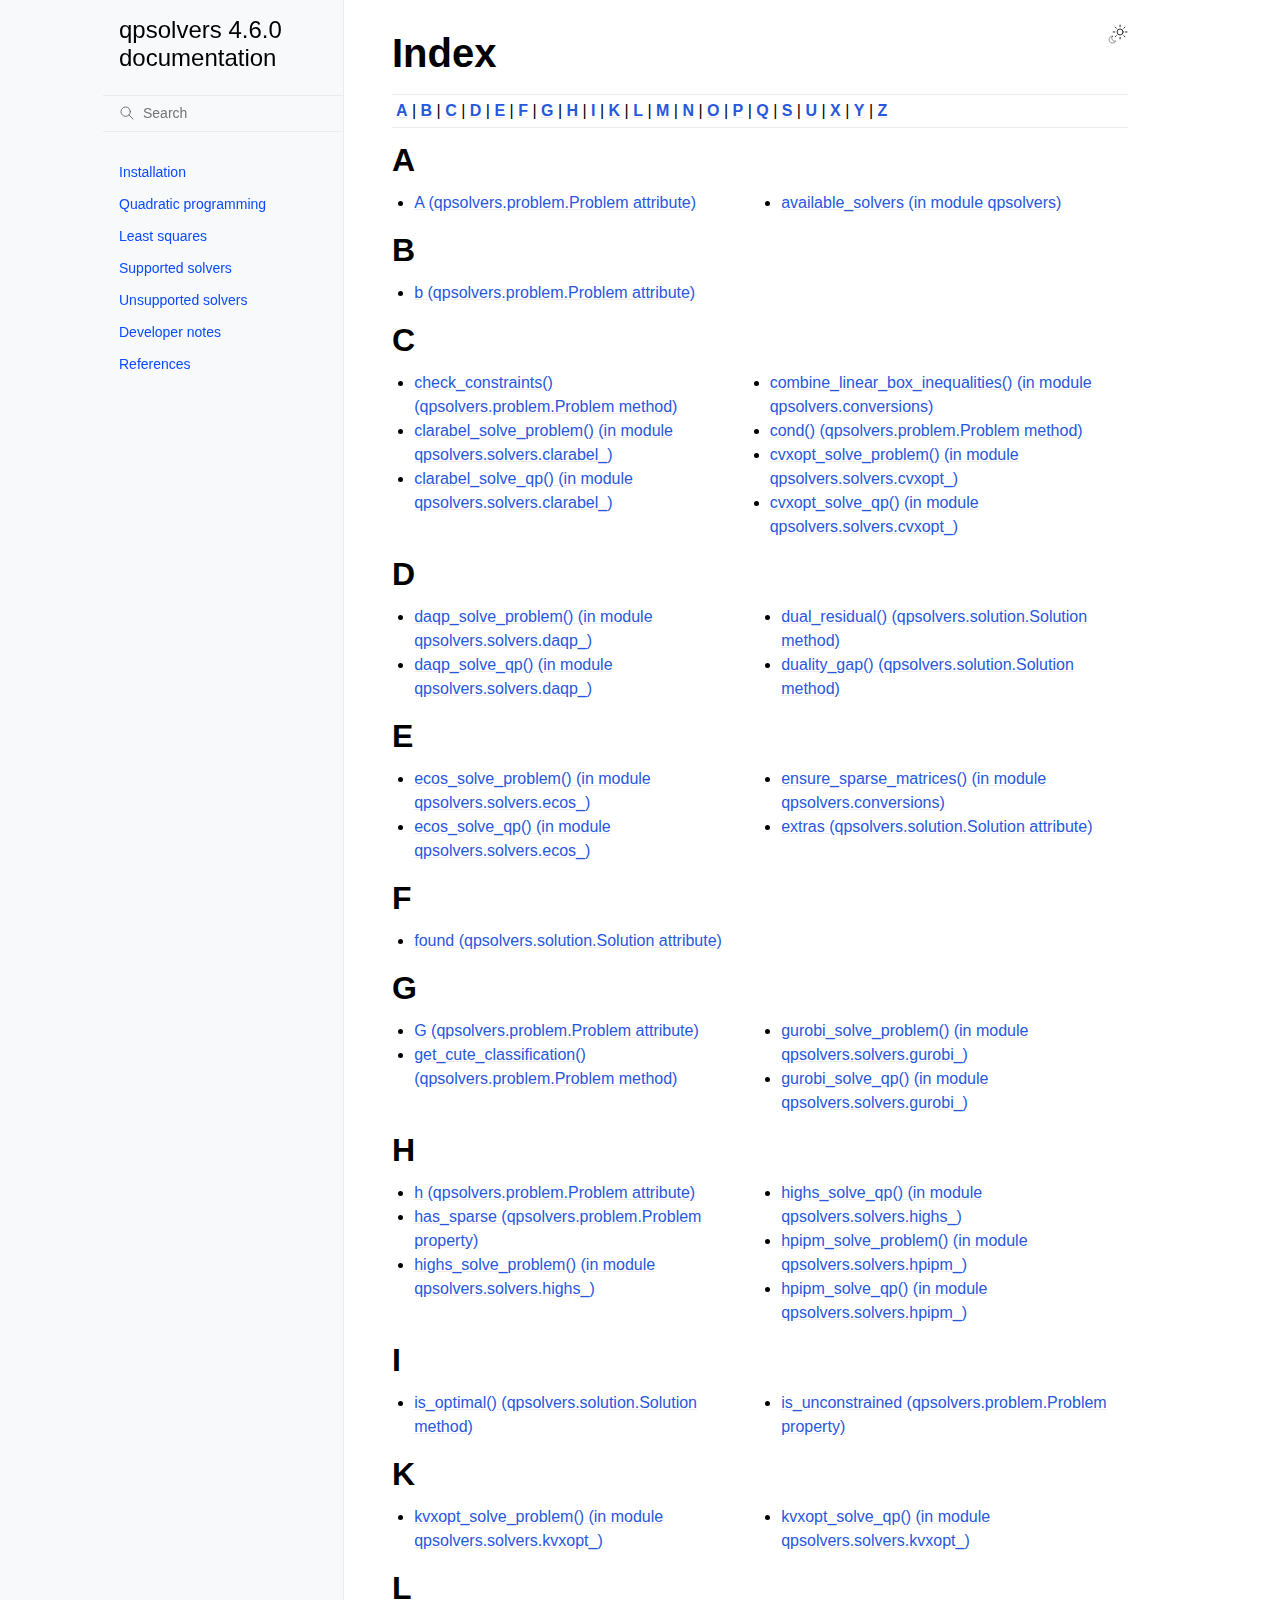
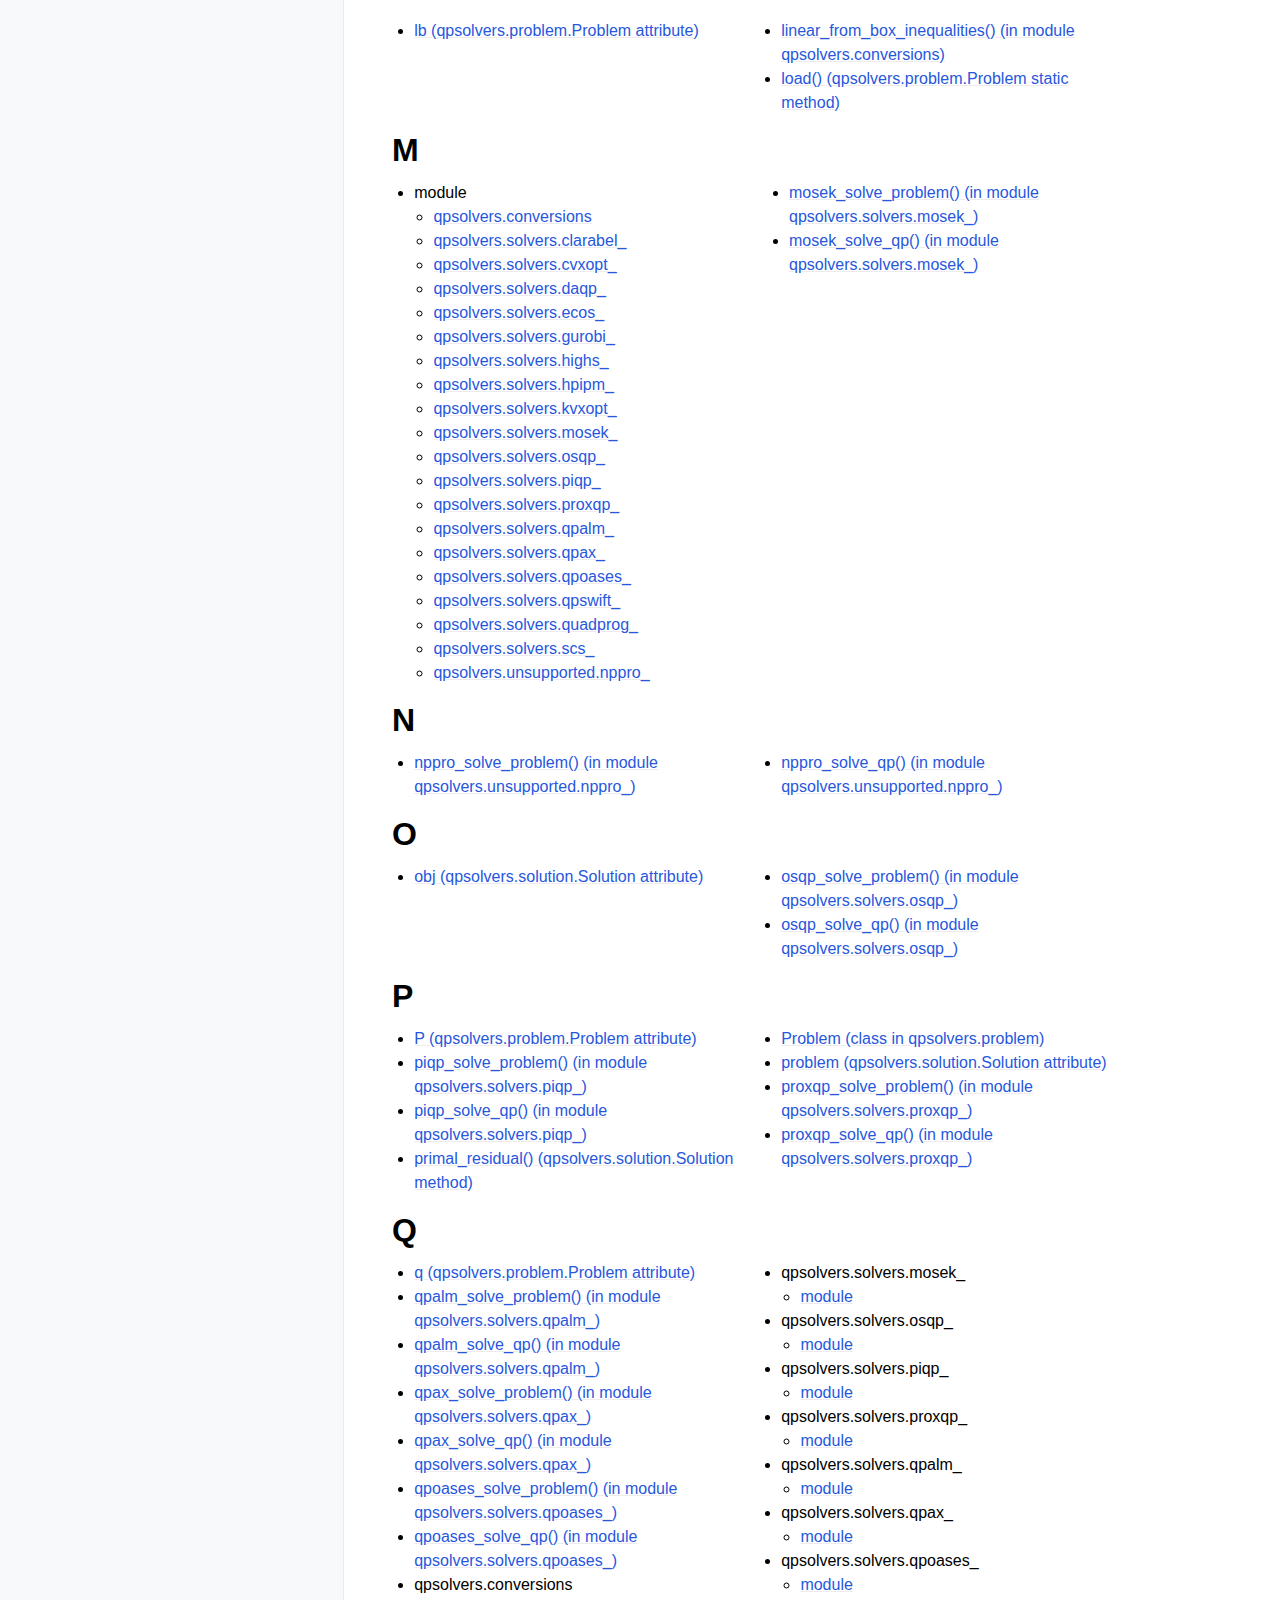
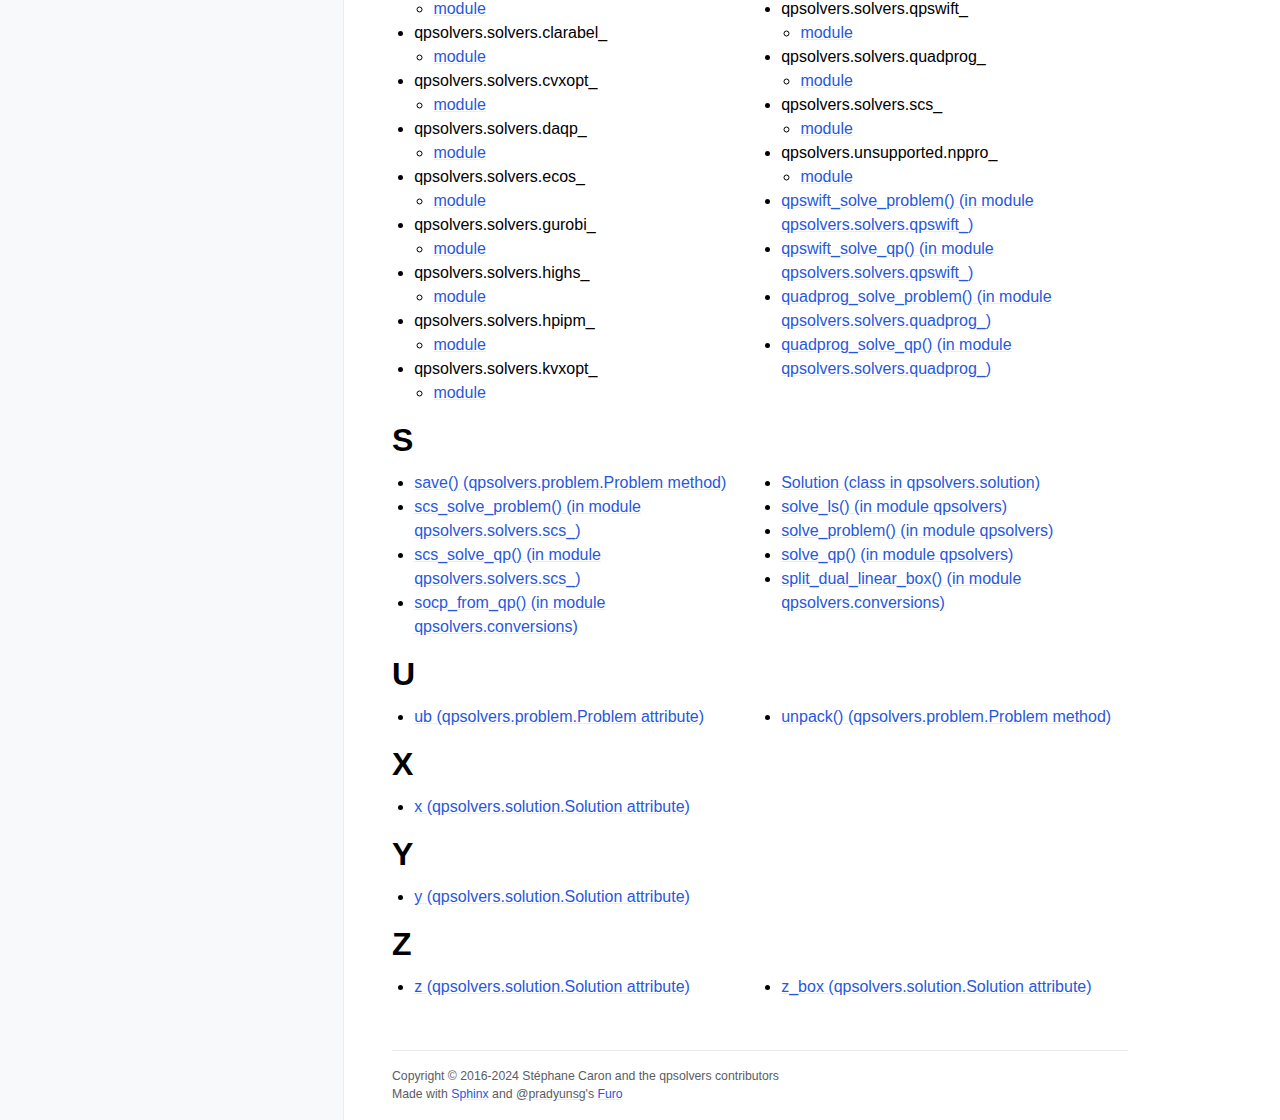
<file: genindex.html>
<!doctype html>
<html class="no-js" lang="en" data-content_root="./">
  <head><meta charset="utf-8"/>
    <meta name="viewport" content="width=device-width,initial-scale=1"/>
    <meta name="color-scheme" content="light dark"><link rel="index" title="Index" href="#" /><link rel="search" title="Search" href="search.html" />

    <!-- Generated with Sphinx 8.1.3 and Furo 2024.08.06 --><title>Index - qpsolvers 4.6.0 documentation</title>
<link rel="stylesheet" type="text/css" href="_static/pygments.css?v=03e43079" />
    <link rel="stylesheet" type="text/css" href="_static/styles/furo.css?v=354aac6f" />
    <link rel="stylesheet" type="text/css" href="_static/styles/furo-extensions.css?v=302659d7" />
    
    


<style>
  body {
    --color-code-background: #eeffcc;
  --color-code-foreground: black;
  
  }
  @media not print {
    body[data-theme="dark"] {
      --color-code-background: #202020;
  --color-code-foreground: #d0d0d0;
  
    }
    @media (prefers-color-scheme: dark) {
      body:not([data-theme="light"]) {
        --color-code-background: #202020;
  --color-code-foreground: #d0d0d0;
  
      }
    }
  }
</style></head>
  <body>
    
    <script>
      document.body.dataset.theme = localStorage.getItem("theme") || "auto";
    </script>
    

<svg xmlns="http://www.w3.org/2000/svg" style="display: none;">
  <symbol id="svg-toc" viewBox="0 0 24 24">
    <title>Contents</title>
    <svg stroke="currentColor" fill="currentColor" stroke-width="0" viewBox="0 0 1024 1024">
      <path d="M408 442h480c4.4 0 8-3.6 8-8v-56c0-4.4-3.6-8-8-8H408c-4.4 0-8 3.6-8 8v56c0 4.4 3.6 8 8 8zm-8 204c0 4.4 3.6 8 8 8h480c4.4 0 8-3.6 8-8v-56c0-4.4-3.6-8-8-8H408c-4.4 0-8 3.6-8 8v56zm504-486H120c-4.4 0-8 3.6-8 8v56c0 4.4 3.6 8 8 8h784c4.4 0 8-3.6 8-8v-56c0-4.4-3.6-8-8-8zm0 632H120c-4.4 0-8 3.6-8 8v56c0 4.4 3.6 8 8 8h784c4.4 0 8-3.6 8-8v-56c0-4.4-3.6-8-8-8zM115.4 518.9L271.7 642c5.8 4.6 14.4.5 14.4-6.9V388.9c0-7.4-8.5-11.5-14.4-6.9L115.4 505.1a8.74 8.74 0 0 0 0 13.8z"/>
    </svg>
  </symbol>
  <symbol id="svg-menu" viewBox="0 0 24 24">
    <title>Menu</title>
    <svg xmlns="http://www.w3.org/2000/svg" viewBox="0 0 24 24" fill="none" stroke="currentColor"
      stroke-width="2" stroke-linecap="round" stroke-linejoin="round" class="feather-menu">
      <line x1="3" y1="12" x2="21" y2="12"></line>
      <line x1="3" y1="6" x2="21" y2="6"></line>
      <line x1="3" y1="18" x2="21" y2="18"></line>
    </svg>
  </symbol>
  <symbol id="svg-arrow-right" viewBox="0 0 24 24">
    <title>Expand</title>
    <svg xmlns="http://www.w3.org/2000/svg" viewBox="0 0 24 24" fill="none" stroke="currentColor"
      stroke-width="2" stroke-linecap="round" stroke-linejoin="round" class="feather-chevron-right">
      <polyline points="9 18 15 12 9 6"></polyline>
    </svg>
  </symbol>
  <symbol id="svg-sun" viewBox="0 0 24 24">
    <title>Light mode</title>
    <svg xmlns="http://www.w3.org/2000/svg" viewBox="0 0 24 24" fill="none" stroke="currentColor"
      stroke-width="1" stroke-linecap="round" stroke-linejoin="round" class="feather-sun">
      <circle cx="12" cy="12" r="5"></circle>
      <line x1="12" y1="1" x2="12" y2="3"></line>
      <line x1="12" y1="21" x2="12" y2="23"></line>
      <line x1="4.22" y1="4.22" x2="5.64" y2="5.64"></line>
      <line x1="18.36" y1="18.36" x2="19.78" y2="19.78"></line>
      <line x1="1" y1="12" x2="3" y2="12"></line>
      <line x1="21" y1="12" x2="23" y2="12"></line>
      <line x1="4.22" y1="19.78" x2="5.64" y2="18.36"></line>
      <line x1="18.36" y1="5.64" x2="19.78" y2="4.22"></line>
    </svg>
  </symbol>
  <symbol id="svg-moon" viewBox="0 0 24 24">
    <title>Dark mode</title>
    <svg xmlns="http://www.w3.org/2000/svg" viewBox="0 0 24 24" fill="none" stroke="currentColor"
      stroke-width="1" stroke-linecap="round" stroke-linejoin="round" class="icon-tabler-moon">
      <path stroke="none" d="M0 0h24v24H0z" fill="none" />
      <path d="M12 3c.132 0 .263 0 .393 0a7.5 7.5 0 0 0 7.92 12.446a9 9 0 1 1 -8.313 -12.454z" />
    </svg>
  </symbol>
  <symbol id="svg-sun-with-moon" viewBox="0 0 24 24">
    <title>Auto light/dark, in light mode</title>
    <svg xmlns="http://www.w3.org/2000/svg" viewBox="0 0 24 24" fill="none" stroke="currentColor"
      stroke-width="1" stroke-linecap="round" stroke-linejoin="round"
      class="icon-custom-derived-from-feather-sun-and-tabler-moon">
      <path style="opacity: 50%" d="M 5.411 14.504 C 5.471 14.504 5.532 14.504 5.591 14.504 C 3.639 16.319 4.383 19.569 6.931 20.352 C 7.693 20.586 8.512 20.551 9.25 20.252 C 8.023 23.207 4.056 23.725 2.11 21.184 C 0.166 18.642 1.702 14.949 4.874 14.536 C 5.051 14.512 5.231 14.5 5.411 14.5 L 5.411 14.504 Z"/>
      <line x1="14.5" y1="3.25" x2="14.5" y2="1.25"/>
      <line x1="14.5" y1="15.85" x2="14.5" y2="17.85"/>
      <line x1="10.044" y1="5.094" x2="8.63" y2="3.68"/>
      <line x1="19" y1="14.05" x2="20.414" y2="15.464"/>
      <line x1="8.2" y1="9.55" x2="6.2" y2="9.55"/>
      <line x1="20.8" y1="9.55" x2="22.8" y2="9.55"/>
      <line x1="10.044" y1="14.006" x2="8.63" y2="15.42"/>
      <line x1="19" y1="5.05" x2="20.414" y2="3.636"/>
      <circle cx="14.5" cy="9.55" r="3.6"/>
    </svg>
  </symbol>
  <symbol id="svg-moon-with-sun" viewBox="0 0 24 24">
    <title>Auto light/dark, in dark mode</title>
    <svg xmlns="http://www.w3.org/2000/svg" viewBox="0 0 24 24" fill="none" stroke="currentColor"
      stroke-width="1" stroke-linecap="round" stroke-linejoin="round"
      class="icon-custom-derived-from-feather-sun-and-tabler-moon">
      <path d="M 8.282 7.007 C 8.385 7.007 8.494 7.007 8.595 7.007 C 5.18 10.184 6.481 15.869 10.942 17.24 C 12.275 17.648 13.706 17.589 15 17.066 C 12.851 22.236 5.91 23.143 2.505 18.696 C -0.897 14.249 1.791 7.786 7.342 7.063 C 7.652 7.021 7.965 7 8.282 7 L 8.282 7.007 Z"/>
      <line style="opacity: 50%" x1="18" y1="3.705" x2="18" y2="2.5"/>
      <line style="opacity: 50%" x1="18" y1="11.295" x2="18" y2="12.5"/>
      <line style="opacity: 50%" x1="15.316" y1="4.816" x2="14.464" y2="3.964"/>
      <line style="opacity: 50%" x1="20.711" y1="10.212" x2="21.563" y2="11.063"/>
      <line style="opacity: 50%" x1="14.205" y1="7.5" x2="13.001" y2="7.5"/>
      <line style="opacity: 50%" x1="21.795" y1="7.5" x2="23" y2="7.5"/>
      <line style="opacity: 50%" x1="15.316" y1="10.184" x2="14.464" y2="11.036"/>
      <line style="opacity: 50%" x1="20.711" y1="4.789" x2="21.563" y2="3.937"/>
      <circle style="opacity: 50%" cx="18" cy="7.5" r="2.169"/>
    </svg>
  </symbol>
  <symbol id="svg-pencil" viewBox="0 0 24 24">
    <svg xmlns="http://www.w3.org/2000/svg" viewBox="0 0 24 24" fill="none" stroke="currentColor"
      stroke-width="1" stroke-linecap="round" stroke-linejoin="round" class="icon-tabler-pencil-code">
      <path d="M4 20h4l10.5 -10.5a2.828 2.828 0 1 0 -4 -4l-10.5 10.5v4" />
      <path d="M13.5 6.5l4 4" />
      <path d="M20 21l2 -2l-2 -2" />
      <path d="M17 17l-2 2l2 2" />
    </svg>
  </symbol>
  <symbol id="svg-eye" viewBox="0 0 24 24">
    <svg xmlns="http://www.w3.org/2000/svg" viewBox="0 0 24 24" fill="none" stroke="currentColor"
      stroke-width="1" stroke-linecap="round" stroke-linejoin="round" class="icon-tabler-eye-code">
      <path stroke="none" d="M0 0h24v24H0z" fill="none" />
      <path d="M10 12a2 2 0 1 0 4 0a2 2 0 0 0 -4 0" />
      <path
        d="M11.11 17.958c-3.209 -.307 -5.91 -2.293 -8.11 -5.958c2.4 -4 5.4 -6 9 -6c3.6 0 6.6 2 9 6c-.21 .352 -.427 .688 -.647 1.008" />
      <path d="M20 21l2 -2l-2 -2" />
      <path d="M17 17l-2 2l2 2" />
    </svg>
  </symbol>
</svg>

<input type="checkbox" class="sidebar-toggle" name="__navigation" id="__navigation">
<input type="checkbox" class="sidebar-toggle" name="__toc" id="__toc">
<label class="overlay sidebar-overlay" for="__navigation">
  <div class="visually-hidden">Hide navigation sidebar</div>
</label>
<label class="overlay toc-overlay" for="__toc">
  <div class="visually-hidden">Hide table of contents sidebar</div>
</label>

<a class="skip-to-content muted-link" href="#furo-main-content">Skip to content</a>



<div class="page">
  <header class="mobile-header">
    <div class="header-left">
      <label class="nav-overlay-icon" for="__navigation">
        <div class="visually-hidden">Toggle site navigation sidebar</div>
        <i class="icon"><svg><use href="#svg-menu"></use></svg></i>
      </label>
    </div>
    <div class="header-center">
      <a href="index.html"><div class="brand">qpsolvers 4.6.0 documentation</div></a>
    </div>
    <div class="header-right">
      <div class="theme-toggle-container theme-toggle-header">
        <button class="theme-toggle">
          <div class="visually-hidden">Toggle Light / Dark / Auto color theme</div>
          <svg class="theme-icon-when-auto-light"><use href="#svg-sun-with-moon"></use></svg>
          <svg class="theme-icon-when-auto-dark"><use href="#svg-moon-with-sun"></use></svg>
          <svg class="theme-icon-when-dark"><use href="#svg-moon"></use></svg>
          <svg class="theme-icon-when-light"><use href="#svg-sun"></use></svg>
        </button>
      </div>
      <label class="toc-overlay-icon toc-header-icon no-toc" for="__toc">
        <div class="visually-hidden">Toggle table of contents sidebar</div>
        <i class="icon"><svg><use href="#svg-toc"></use></svg></i>
      </label>
    </div>
  </header>
  <aside class="sidebar-drawer">
    <div class="sidebar-container">
      
      <div class="sidebar-sticky"><a class="sidebar-brand" href="index.html">
  
  
  <span class="sidebar-brand-text">qpsolvers 4.6.0 documentation</span>
  
</a><form class="sidebar-search-container" method="get" action="search.html" role="search">
  <input class="sidebar-search" placeholder="Search" name="q" aria-label="Search">
  <input type="hidden" name="check_keywords" value="yes">
  <input type="hidden" name="area" value="default">
</form>
<div id="searchbox"></div><div class="sidebar-scroll"><div class="sidebar-tree">
  <ul>
<li class="toctree-l1"><a class="reference internal" href="installation.html">Installation</a></li>
<li class="toctree-l1"><a class="reference internal" href="quadratic-programming.html">Quadratic programming</a></li>
<li class="toctree-l1"><a class="reference internal" href="least-squares.html">Least squares</a></li>
<li class="toctree-l1"><a class="reference internal" href="supported-solvers.html">Supported solvers</a></li>
<li class="toctree-l1"><a class="reference internal" href="unsupported-solvers.html">Unsupported solvers</a></li>
<li class="toctree-l1"><a class="reference internal" href="developer-notes.html">Developer notes</a></li>
<li class="toctree-l1"><a class="reference internal" href="references.html">References</a></li>
</ul>

</div>
</div>

      </div>
      
    </div>
  </aside>
  <div class="main">
    <div class="content">
      <div class="article-container">
        <a href="#" class="back-to-top muted-link">
          <svg xmlns="http://www.w3.org/2000/svg" viewBox="0 0 24 24">
            <path d="M13 20h-2V8l-5.5 5.5-1.42-1.42L12 4.16l7.92 7.92-1.42 1.42L13 8v12z"></path>
          </svg>
          <span>Back to top</span>
        </a>
        <div class="content-icon-container">
          <div class="theme-toggle-container theme-toggle-content">
            <button class="theme-toggle">
              <div class="visually-hidden">Toggle Light / Dark / Auto color theme</div>
              <svg class="theme-icon-when-auto-light"><use href="#svg-sun-with-moon"></use></svg>
              <svg class="theme-icon-when-auto-dark"><use href="#svg-moon-with-sun"></use></svg>
              <svg class="theme-icon-when-dark"><use href="#svg-moon"></use></svg>
              <svg class="theme-icon-when-light"><use href="#svg-sun"></use></svg>
            </button>
          </div>
          <label class="toc-overlay-icon toc-content-icon no-toc" for="__toc">
            <div class="visually-hidden">Toggle table of contents sidebar</div>
            <i class="icon"><svg><use href="#svg-toc"></use></svg></i>
          </label>
        </div>
        <article role="main" id="furo-main-content">
          
<section class="genindex-section">
  <h1 id="index">Index</h1>
  <div class="genindex-jumpbox"><a href="#A"><strong>A</strong></a> | <a href="#B"><strong>B</strong></a> | <a href="#C"><strong>C</strong></a> | <a href="#D"><strong>D</strong></a> | <a href="#E"><strong>E</strong></a> | <a href="#F"><strong>F</strong></a> | <a href="#G"><strong>G</strong></a> | <a href="#H"><strong>H</strong></a> | <a href="#I"><strong>I</strong></a> | <a href="#K"><strong>K</strong></a> | <a href="#L"><strong>L</strong></a> | <a href="#M"><strong>M</strong></a> | <a href="#N"><strong>N</strong></a> | <a href="#O"><strong>O</strong></a> | <a href="#P"><strong>P</strong></a> | <a href="#Q"><strong>Q</strong></a> | <a href="#S"><strong>S</strong></a> | <a href="#U"><strong>U</strong></a> | <a href="#X"><strong>X</strong></a> | <a href="#Y"><strong>Y</strong></a> | <a href="#Z"><strong>Z</strong></a></div>
</section>
<section id="A" class="genindex-section">
  <h2>A</h2>
  <table style="width: 100%" class="indextable genindextable"><tr>
    <td style="width: 33%; vertical-align: top;"><ul>
        <li><a href="quadratic-programming.html#qpsolvers.problem.Problem.A">A (qpsolvers.problem.Problem attribute)</a>
</li>
    </ul></td>
    <td style="width: 33%; vertical-align: top;"><ul>
        <li><a href="supported-solvers.html#qpsolvers.available_solvers">available_solvers (in module qpsolvers)</a>
</li>
    </ul></td>
  </tr></table>
</section>

<section id="B" class="genindex-section">
  <h2>B</h2>
  <table style="width: 100%" class="indextable genindextable"><tr>
    <td style="width: 33%; vertical-align: top;"><ul>
        <li><a href="quadratic-programming.html#qpsolvers.problem.Problem.b">b (qpsolvers.problem.Problem attribute)</a>
</li>
    </ul></td>
  </tr></table>
</section>

<section id="C" class="genindex-section">
  <h2>C</h2>
  <table style="width: 100%" class="indextable genindextable"><tr>
    <td style="width: 33%; vertical-align: top;"><ul>
        <li><a href="quadratic-programming.html#qpsolvers.problem.Problem.check_constraints">check_constraints() (qpsolvers.problem.Problem method)</a>
</li>
        <li><a href="supported-solvers.html#qpsolvers.solvers.clarabel_.clarabel_solve_problem">clarabel_solve_problem() (in module qpsolvers.solvers.clarabel_)</a>
</li>
        <li><a href="supported-solvers.html#qpsolvers.solvers.clarabel_.clarabel_solve_qp">clarabel_solve_qp() (in module qpsolvers.solvers.clarabel_)</a>
</li>
    </ul></td>
    <td style="width: 33%; vertical-align: top;"><ul>
        <li><a href="developer-notes.html#qpsolvers.conversions.combine_linear_box_inequalities">combine_linear_box_inequalities() (in module qpsolvers.conversions)</a>
</li>
        <li><a href="quadratic-programming.html#qpsolvers.problem.Problem.cond">cond() (qpsolvers.problem.Problem method)</a>
</li>
        <li><a href="supported-solvers.html#qpsolvers.solvers.cvxopt_.cvxopt_solve_problem">cvxopt_solve_problem() (in module qpsolvers.solvers.cvxopt_)</a>
</li>
        <li><a href="supported-solvers.html#qpsolvers.solvers.cvxopt_.cvxopt_solve_qp">cvxopt_solve_qp() (in module qpsolvers.solvers.cvxopt_)</a>
</li>
    </ul></td>
  </tr></table>
</section>

<section id="D" class="genindex-section">
  <h2>D</h2>
  <table style="width: 100%" class="indextable genindextable"><tr>
    <td style="width: 33%; vertical-align: top;"><ul>
        <li><a href="supported-solvers.html#qpsolvers.solvers.daqp_.daqp_solve_problem">daqp_solve_problem() (in module qpsolvers.solvers.daqp_)</a>
</li>
        <li><a href="supported-solvers.html#qpsolvers.solvers.daqp_.daqp_solve_qp">daqp_solve_qp() (in module qpsolvers.solvers.daqp_)</a>
</li>
    </ul></td>
    <td style="width: 33%; vertical-align: top;"><ul>
        <li><a href="quadratic-programming.html#qpsolvers.solution.Solution.dual_residual">dual_residual() (qpsolvers.solution.Solution method)</a>
</li>
        <li><a href="quadratic-programming.html#qpsolvers.solution.Solution.duality_gap">duality_gap() (qpsolvers.solution.Solution method)</a>
</li>
    </ul></td>
  </tr></table>
</section>

<section id="E" class="genindex-section">
  <h2>E</h2>
  <table style="width: 100%" class="indextable genindextable"><tr>
    <td style="width: 33%; vertical-align: top;"><ul>
        <li><a href="supported-solvers.html#qpsolvers.solvers.ecos_.ecos_solve_problem">ecos_solve_problem() (in module qpsolvers.solvers.ecos_)</a>
</li>
        <li><a href="supported-solvers.html#qpsolvers.solvers.ecos_.ecos_solve_qp">ecos_solve_qp() (in module qpsolvers.solvers.ecos_)</a>
</li>
    </ul></td>
    <td style="width: 33%; vertical-align: top;"><ul>
        <li><a href="developer-notes.html#qpsolvers.conversions.ensure_sparse_matrices">ensure_sparse_matrices() (in module qpsolvers.conversions)</a>
</li>
        <li><a href="quadratic-programming.html#qpsolvers.solution.Solution.extras">extras (qpsolvers.solution.Solution attribute)</a>
</li>
    </ul></td>
  </tr></table>
</section>

<section id="F" class="genindex-section">
  <h2>F</h2>
  <table style="width: 100%" class="indextable genindextable"><tr>
    <td style="width: 33%; vertical-align: top;"><ul>
        <li><a href="quadratic-programming.html#qpsolvers.solution.Solution.found">found (qpsolvers.solution.Solution attribute)</a>
</li>
    </ul></td>
  </tr></table>
</section>

<section id="G" class="genindex-section">
  <h2>G</h2>
  <table style="width: 100%" class="indextable genindextable"><tr>
    <td style="width: 33%; vertical-align: top;"><ul>
        <li><a href="quadratic-programming.html#qpsolvers.problem.Problem.G">G (qpsolvers.problem.Problem attribute)</a>
</li>
        <li><a href="quadratic-programming.html#qpsolvers.problem.Problem.get_cute_classification">get_cute_classification() (qpsolvers.problem.Problem method)</a>
</li>
    </ul></td>
    <td style="width: 33%; vertical-align: top;"><ul>
        <li><a href="supported-solvers.html#qpsolvers.solvers.gurobi_.gurobi_solve_problem">gurobi_solve_problem() (in module qpsolvers.solvers.gurobi_)</a>
</li>
        <li><a href="supported-solvers.html#qpsolvers.solvers.gurobi_.gurobi_solve_qp">gurobi_solve_qp() (in module qpsolvers.solvers.gurobi_)</a>
</li>
    </ul></td>
  </tr></table>
</section>

<section id="H" class="genindex-section">
  <h2>H</h2>
  <table style="width: 100%" class="indextable genindextable"><tr>
    <td style="width: 33%; vertical-align: top;"><ul>
        <li><a href="quadratic-programming.html#qpsolvers.problem.Problem.h">h (qpsolvers.problem.Problem attribute)</a>
</li>
        <li><a href="quadratic-programming.html#qpsolvers.problem.Problem.has_sparse">has_sparse (qpsolvers.problem.Problem property)</a>
</li>
        <li><a href="supported-solvers.html#qpsolvers.solvers.highs_.highs_solve_problem">highs_solve_problem() (in module qpsolvers.solvers.highs_)</a>
</li>
    </ul></td>
    <td style="width: 33%; vertical-align: top;"><ul>
        <li><a href="supported-solvers.html#qpsolvers.solvers.highs_.highs_solve_qp">highs_solve_qp() (in module qpsolvers.solvers.highs_)</a>
</li>
        <li><a href="supported-solvers.html#qpsolvers.solvers.hpipm_.hpipm_solve_problem">hpipm_solve_problem() (in module qpsolvers.solvers.hpipm_)</a>
</li>
        <li><a href="supported-solvers.html#qpsolvers.solvers.hpipm_.hpipm_solve_qp">hpipm_solve_qp() (in module qpsolvers.solvers.hpipm_)</a>
</li>
    </ul></td>
  </tr></table>
</section>

<section id="I" class="genindex-section">
  <h2>I</h2>
  <table style="width: 100%" class="indextable genindextable"><tr>
    <td style="width: 33%; vertical-align: top;"><ul>
        <li><a href="quadratic-programming.html#qpsolvers.solution.Solution.is_optimal">is_optimal() (qpsolvers.solution.Solution method)</a>
</li>
    </ul></td>
    <td style="width: 33%; vertical-align: top;"><ul>
        <li><a href="quadratic-programming.html#qpsolvers.problem.Problem.is_unconstrained">is_unconstrained (qpsolvers.problem.Problem property)</a>
</li>
    </ul></td>
  </tr></table>
</section>

<section id="K" class="genindex-section">
  <h2>K</h2>
  <table style="width: 100%" class="indextable genindextable"><tr>
    <td style="width: 33%; vertical-align: top;"><ul>
        <li><a href="supported-solvers.html#qpsolvers.solvers.kvxopt_.kvxopt_solve_problem">kvxopt_solve_problem() (in module qpsolvers.solvers.kvxopt_)</a>
</li>
    </ul></td>
    <td style="width: 33%; vertical-align: top;"><ul>
        <li><a href="supported-solvers.html#qpsolvers.solvers.kvxopt_.kvxopt_solve_qp">kvxopt_solve_qp() (in module qpsolvers.solvers.kvxopt_)</a>
</li>
    </ul></td>
  </tr></table>
</section>

<section id="L" class="genindex-section">
  <h2>L</h2>
  <table style="width: 100%" class="indextable genindextable"><tr>
    <td style="width: 33%; vertical-align: top;"><ul>
        <li><a href="quadratic-programming.html#qpsolvers.problem.Problem.lb">lb (qpsolvers.problem.Problem attribute)</a>
</li>
    </ul></td>
    <td style="width: 33%; vertical-align: top;"><ul>
        <li><a href="developer-notes.html#qpsolvers.conversions.linear_from_box_inequalities">linear_from_box_inequalities() (in module qpsolvers.conversions)</a>
</li>
        <li><a href="quadratic-programming.html#qpsolvers.problem.Problem.load">load() (qpsolvers.problem.Problem static method)</a>
</li>
    </ul></td>
  </tr></table>
</section>

<section id="M" class="genindex-section">
  <h2>M</h2>
  <table style="width: 100%" class="indextable genindextable"><tr>
    <td style="width: 33%; vertical-align: top;"><ul>
        <li>
    module

        <ul>
          <li><a href="developer-notes.html#module-qpsolvers.conversions">qpsolvers.conversions</a>
</li>
          <li><a href="supported-solvers.html#module-qpsolvers.solvers.clarabel_">qpsolvers.solvers.clarabel_</a>
</li>
          <li><a href="supported-solvers.html#module-qpsolvers.solvers.cvxopt_">qpsolvers.solvers.cvxopt_</a>
</li>
          <li><a href="supported-solvers.html#module-qpsolvers.solvers.daqp_">qpsolvers.solvers.daqp_</a>
</li>
          <li><a href="supported-solvers.html#module-qpsolvers.solvers.ecos_">qpsolvers.solvers.ecos_</a>
</li>
          <li><a href="supported-solvers.html#module-qpsolvers.solvers.gurobi_">qpsolvers.solvers.gurobi_</a>
</li>
          <li><a href="supported-solvers.html#module-qpsolvers.solvers.highs_">qpsolvers.solvers.highs_</a>
</li>
          <li><a href="supported-solvers.html#module-qpsolvers.solvers.hpipm_">qpsolvers.solvers.hpipm_</a>
</li>
          <li><a href="supported-solvers.html#module-qpsolvers.solvers.kvxopt_">qpsolvers.solvers.kvxopt_</a>
</li>
          <li><a href="supported-solvers.html#module-qpsolvers.solvers.mosek_">qpsolvers.solvers.mosek_</a>
</li>
          <li><a href="supported-solvers.html#module-qpsolvers.solvers.osqp_">qpsolvers.solvers.osqp_</a>
</li>
          <li><a href="supported-solvers.html#module-qpsolvers.solvers.piqp_">qpsolvers.solvers.piqp_</a>
</li>
          <li><a href="supported-solvers.html#module-qpsolvers.solvers.proxqp_">qpsolvers.solvers.proxqp_</a>
</li>
          <li><a href="supported-solvers.html#module-qpsolvers.solvers.qpalm_">qpsolvers.solvers.qpalm_</a>
</li>
          <li><a href="supported-solvers.html#module-qpsolvers.solvers.qpax_">qpsolvers.solvers.qpax_</a>
</li>
          <li><a href="supported-solvers.html#module-qpsolvers.solvers.qpoases_">qpsolvers.solvers.qpoases_</a>
</li>
          <li><a href="supported-solvers.html#module-qpsolvers.solvers.qpswift_">qpsolvers.solvers.qpswift_</a>
</li>
          <li><a href="supported-solvers.html#module-qpsolvers.solvers.quadprog_">qpsolvers.solvers.quadprog_</a>
</li>
          <li><a href="supported-solvers.html#module-qpsolvers.solvers.scs_">qpsolvers.solvers.scs_</a>
</li>
          <li><a href="unsupported-solvers.html#module-qpsolvers.unsupported.nppro_">qpsolvers.unsupported.nppro_</a>
</li>
        </ul></li>
    </ul></td>
    <td style="width: 33%; vertical-align: top;"><ul>
        <li><a href="supported-solvers.html#qpsolvers.solvers.mosek_.mosek_solve_problem">mosek_solve_problem() (in module qpsolvers.solvers.mosek_)</a>
</li>
        <li><a href="supported-solvers.html#qpsolvers.solvers.mosek_.mosek_solve_qp">mosek_solve_qp() (in module qpsolvers.solvers.mosek_)</a>
</li>
    </ul></td>
  </tr></table>
</section>

<section id="N" class="genindex-section">
  <h2>N</h2>
  <table style="width: 100%" class="indextable genindextable"><tr>
    <td style="width: 33%; vertical-align: top;"><ul>
        <li><a href="unsupported-solvers.html#qpsolvers.unsupported.nppro_.nppro_solve_problem">nppro_solve_problem() (in module qpsolvers.unsupported.nppro_)</a>
</li>
    </ul></td>
    <td style="width: 33%; vertical-align: top;"><ul>
        <li><a href="unsupported-solvers.html#qpsolvers.unsupported.nppro_.nppro_solve_qp">nppro_solve_qp() (in module qpsolvers.unsupported.nppro_)</a>
</li>
    </ul></td>
  </tr></table>
</section>

<section id="O" class="genindex-section">
  <h2>O</h2>
  <table style="width: 100%" class="indextable genindextable"><tr>
    <td style="width: 33%; vertical-align: top;"><ul>
        <li><a href="quadratic-programming.html#qpsolvers.solution.Solution.obj">obj (qpsolvers.solution.Solution attribute)</a>
</li>
    </ul></td>
    <td style="width: 33%; vertical-align: top;"><ul>
        <li><a href="supported-solvers.html#qpsolvers.solvers.osqp_.osqp_solve_problem">osqp_solve_problem() (in module qpsolvers.solvers.osqp_)</a>
</li>
        <li><a href="supported-solvers.html#qpsolvers.solvers.osqp_.osqp_solve_qp">osqp_solve_qp() (in module qpsolvers.solvers.osqp_)</a>
</li>
    </ul></td>
  </tr></table>
</section>

<section id="P" class="genindex-section">
  <h2>P</h2>
  <table style="width: 100%" class="indextable genindextable"><tr>
    <td style="width: 33%; vertical-align: top;"><ul>
        <li><a href="quadratic-programming.html#qpsolvers.problem.Problem.P">P (qpsolvers.problem.Problem attribute)</a>
</li>
        <li><a href="supported-solvers.html#qpsolvers.solvers.piqp_.piqp_solve_problem">piqp_solve_problem() (in module qpsolvers.solvers.piqp_)</a>
</li>
        <li><a href="supported-solvers.html#qpsolvers.solvers.piqp_.piqp_solve_qp">piqp_solve_qp() (in module qpsolvers.solvers.piqp_)</a>
</li>
        <li><a href="quadratic-programming.html#qpsolvers.solution.Solution.primal_residual">primal_residual() (qpsolvers.solution.Solution method)</a>
</li>
    </ul></td>
    <td style="width: 33%; vertical-align: top;"><ul>
        <li><a href="quadratic-programming.html#qpsolvers.problem.Problem">Problem (class in qpsolvers.problem)</a>
</li>
        <li><a href="quadratic-programming.html#qpsolvers.solution.Solution.problem">problem (qpsolvers.solution.Solution attribute)</a>
</li>
        <li><a href="supported-solvers.html#qpsolvers.solvers.proxqp_.proxqp_solve_problem">proxqp_solve_problem() (in module qpsolvers.solvers.proxqp_)</a>
</li>
        <li><a href="supported-solvers.html#qpsolvers.solvers.proxqp_.proxqp_solve_qp">proxqp_solve_qp() (in module qpsolvers.solvers.proxqp_)</a>
</li>
    </ul></td>
  </tr></table>
</section>

<section id="Q" class="genindex-section">
  <h2>Q</h2>
  <table style="width: 100%" class="indextable genindextable"><tr>
    <td style="width: 33%; vertical-align: top;"><ul>
        <li><a href="quadratic-programming.html#qpsolvers.problem.Problem.q">q (qpsolvers.problem.Problem attribute)</a>
</li>
        <li><a href="supported-solvers.html#qpsolvers.solvers.qpalm_.qpalm_solve_problem">qpalm_solve_problem() (in module qpsolvers.solvers.qpalm_)</a>
</li>
        <li><a href="supported-solvers.html#qpsolvers.solvers.qpalm_.qpalm_solve_qp">qpalm_solve_qp() (in module qpsolvers.solvers.qpalm_)</a>
</li>
        <li><a href="supported-solvers.html#qpsolvers.solvers.qpax_.qpax_solve_problem">qpax_solve_problem() (in module qpsolvers.solvers.qpax_)</a>
</li>
        <li><a href="supported-solvers.html#qpsolvers.solvers.qpax_.qpax_solve_qp">qpax_solve_qp() (in module qpsolvers.solvers.qpax_)</a>
</li>
        <li><a href="supported-solvers.html#qpsolvers.solvers.qpoases_.qpoases_solve_problem">qpoases_solve_problem() (in module qpsolvers.solvers.qpoases_)</a>
</li>
        <li><a href="supported-solvers.html#qpsolvers.solvers.qpoases_.qpoases_solve_qp">qpoases_solve_qp() (in module qpsolvers.solvers.qpoases_)</a>
</li>
        <li>
    qpsolvers.conversions

        <ul>
          <li><a href="developer-notes.html#module-qpsolvers.conversions">module</a>
</li>
        </ul></li>
        <li>
    qpsolvers.solvers.clarabel_

        <ul>
          <li><a href="supported-solvers.html#module-qpsolvers.solvers.clarabel_">module</a>
</li>
        </ul></li>
        <li>
    qpsolvers.solvers.cvxopt_

        <ul>
          <li><a href="supported-solvers.html#module-qpsolvers.solvers.cvxopt_">module</a>
</li>
        </ul></li>
        <li>
    qpsolvers.solvers.daqp_

        <ul>
          <li><a href="supported-solvers.html#module-qpsolvers.solvers.daqp_">module</a>
</li>
        </ul></li>
        <li>
    qpsolvers.solvers.ecos_

        <ul>
          <li><a href="supported-solvers.html#module-qpsolvers.solvers.ecos_">module</a>
</li>
        </ul></li>
        <li>
    qpsolvers.solvers.gurobi_

        <ul>
          <li><a href="supported-solvers.html#module-qpsolvers.solvers.gurobi_">module</a>
</li>
        </ul></li>
        <li>
    qpsolvers.solvers.highs_

        <ul>
          <li><a href="supported-solvers.html#module-qpsolvers.solvers.highs_">module</a>
</li>
        </ul></li>
        <li>
    qpsolvers.solvers.hpipm_

        <ul>
          <li><a href="supported-solvers.html#module-qpsolvers.solvers.hpipm_">module</a>
</li>
        </ul></li>
        <li>
    qpsolvers.solvers.kvxopt_

        <ul>
          <li><a href="supported-solvers.html#module-qpsolvers.solvers.kvxopt_">module</a>
</li>
        </ul></li>
    </ul></td>
    <td style="width: 33%; vertical-align: top;"><ul>
        <li>
    qpsolvers.solvers.mosek_

        <ul>
          <li><a href="supported-solvers.html#module-qpsolvers.solvers.mosek_">module</a>
</li>
        </ul></li>
        <li>
    qpsolvers.solvers.osqp_

        <ul>
          <li><a href="supported-solvers.html#module-qpsolvers.solvers.osqp_">module</a>
</li>
        </ul></li>
        <li>
    qpsolvers.solvers.piqp_

        <ul>
          <li><a href="supported-solvers.html#module-qpsolvers.solvers.piqp_">module</a>
</li>
        </ul></li>
        <li>
    qpsolvers.solvers.proxqp_

        <ul>
          <li><a href="supported-solvers.html#module-qpsolvers.solvers.proxqp_">module</a>
</li>
        </ul></li>
        <li>
    qpsolvers.solvers.qpalm_

        <ul>
          <li><a href="supported-solvers.html#module-qpsolvers.solvers.qpalm_">module</a>
</li>
        </ul></li>
        <li>
    qpsolvers.solvers.qpax_

        <ul>
          <li><a href="supported-solvers.html#module-qpsolvers.solvers.qpax_">module</a>
</li>
        </ul></li>
        <li>
    qpsolvers.solvers.qpoases_

        <ul>
          <li><a href="supported-solvers.html#module-qpsolvers.solvers.qpoases_">module</a>
</li>
        </ul></li>
        <li>
    qpsolvers.solvers.qpswift_

        <ul>
          <li><a href="supported-solvers.html#module-qpsolvers.solvers.qpswift_">module</a>
</li>
        </ul></li>
        <li>
    qpsolvers.solvers.quadprog_

        <ul>
          <li><a href="supported-solvers.html#module-qpsolvers.solvers.quadprog_">module</a>
</li>
        </ul></li>
        <li>
    qpsolvers.solvers.scs_

        <ul>
          <li><a href="supported-solvers.html#module-qpsolvers.solvers.scs_">module</a>
</li>
        </ul></li>
        <li>
    qpsolvers.unsupported.nppro_

        <ul>
          <li><a href="unsupported-solvers.html#module-qpsolvers.unsupported.nppro_">module</a>
</li>
        </ul></li>
        <li><a href="supported-solvers.html#qpsolvers.solvers.qpswift_.qpswift_solve_problem">qpswift_solve_problem() (in module qpsolvers.solvers.qpswift_)</a>
</li>
        <li><a href="supported-solvers.html#qpsolvers.solvers.qpswift_.qpswift_solve_qp">qpswift_solve_qp() (in module qpsolvers.solvers.qpswift_)</a>
</li>
        <li><a href="supported-solvers.html#qpsolvers.solvers.quadprog_.quadprog_solve_problem">quadprog_solve_problem() (in module qpsolvers.solvers.quadprog_)</a>
</li>
        <li><a href="supported-solvers.html#qpsolvers.solvers.quadprog_.quadprog_solve_qp">quadprog_solve_qp() (in module qpsolvers.solvers.quadprog_)</a>
</li>
    </ul></td>
  </tr></table>
</section>

<section id="S" class="genindex-section">
  <h2>S</h2>
  <table style="width: 100%" class="indextable genindextable"><tr>
    <td style="width: 33%; vertical-align: top;"><ul>
        <li><a href="quadratic-programming.html#qpsolvers.problem.Problem.save">save() (qpsolvers.problem.Problem method)</a>
</li>
        <li><a href="supported-solvers.html#qpsolvers.solvers.scs_.scs_solve_problem">scs_solve_problem() (in module qpsolvers.solvers.scs_)</a>
</li>
        <li><a href="supported-solvers.html#qpsolvers.solvers.scs_.scs_solve_qp">scs_solve_qp() (in module qpsolvers.solvers.scs_)</a>
</li>
        <li><a href="developer-notes.html#qpsolvers.conversions.socp_from_qp">socp_from_qp() (in module qpsolvers.conversions)</a>
</li>
    </ul></td>
    <td style="width: 33%; vertical-align: top;"><ul>
        <li><a href="quadratic-programming.html#qpsolvers.solution.Solution">Solution (class in qpsolvers.solution)</a>
</li>
        <li><a href="least-squares.html#qpsolvers.solve_ls">solve_ls() (in module qpsolvers)</a>
</li>
        <li><a href="quadratic-programming.html#qpsolvers.solve_problem">solve_problem() (in module qpsolvers)</a>
</li>
        <li><a href="quadratic-programming.html#qpsolvers.solve_qp">solve_qp() (in module qpsolvers)</a>
</li>
        <li><a href="developer-notes.html#qpsolvers.conversions.split_dual_linear_box">split_dual_linear_box() (in module qpsolvers.conversions)</a>
</li>
    </ul></td>
  </tr></table>
</section>

<section id="U" class="genindex-section">
  <h2>U</h2>
  <table style="width: 100%" class="indextable genindextable"><tr>
    <td style="width: 33%; vertical-align: top;"><ul>
        <li><a href="quadratic-programming.html#qpsolvers.problem.Problem.ub">ub (qpsolvers.problem.Problem attribute)</a>
</li>
    </ul></td>
    <td style="width: 33%; vertical-align: top;"><ul>
        <li><a href="quadratic-programming.html#qpsolvers.problem.Problem.unpack">unpack() (qpsolvers.problem.Problem method)</a>
</li>
    </ul></td>
  </tr></table>
</section>

<section id="X" class="genindex-section">
  <h2>X</h2>
  <table style="width: 100%" class="indextable genindextable"><tr>
    <td style="width: 33%; vertical-align: top;"><ul>
        <li><a href="quadratic-programming.html#qpsolvers.solution.Solution.x">x (qpsolvers.solution.Solution attribute)</a>
</li>
    </ul></td>
  </tr></table>
</section>

<section id="Y" class="genindex-section">
  <h2>Y</h2>
  <table style="width: 100%" class="indextable genindextable"><tr>
    <td style="width: 33%; vertical-align: top;"><ul>
        <li><a href="quadratic-programming.html#qpsolvers.solution.Solution.y">y (qpsolvers.solution.Solution attribute)</a>
</li>
    </ul></td>
  </tr></table>
</section>

<section id="Z" class="genindex-section">
  <h2>Z</h2>
  <table style="width: 100%" class="indextable genindextable"><tr>
    <td style="width: 33%; vertical-align: top;"><ul>
        <li><a href="quadratic-programming.html#qpsolvers.solution.Solution.z">z (qpsolvers.solution.Solution attribute)</a>
</li>
    </ul></td>
    <td style="width: 33%; vertical-align: top;"><ul>
        <li><a href="quadratic-programming.html#qpsolvers.solution.Solution.z_box">z_box (qpsolvers.solution.Solution attribute)</a>
</li>
    </ul></td>
  </tr></table>
</section>


        </article>
      </div>
      <footer>
        
        <div class="related-pages">
          
          
        </div>
        <div class="bottom-of-page">
          <div class="left-details">
            <div class="copyright">
                Copyright &#169; 2016-2024 Stéphane Caron and the qpsolvers contributors
            </div>
            Made with <a href="https://www.sphinx-doc.org/">Sphinx</a> and <a class="muted-link" href="https://pradyunsg.me">@pradyunsg</a>'s
            
            <a href="https://github.com/pradyunsg/furo">Furo</a>
            
          </div>
          <div class="right-details">
            
          </div>
        </div>
        
      </footer>
    </div>
    <aside class="toc-drawer no-toc">
      
      
      
    </aside>
  </div>
</div><script src="_static/documentation_options.js?v=cc8a4273"></script>
    <script src="_static/doctools.js?v=9bcbadda"></script>
    <script src="_static/sphinx_highlight.js?v=dc90522c"></script>
    <script src="_static/scripts/furo.js?v=5fa4622c"></script>
    </body>
</html>
</file>
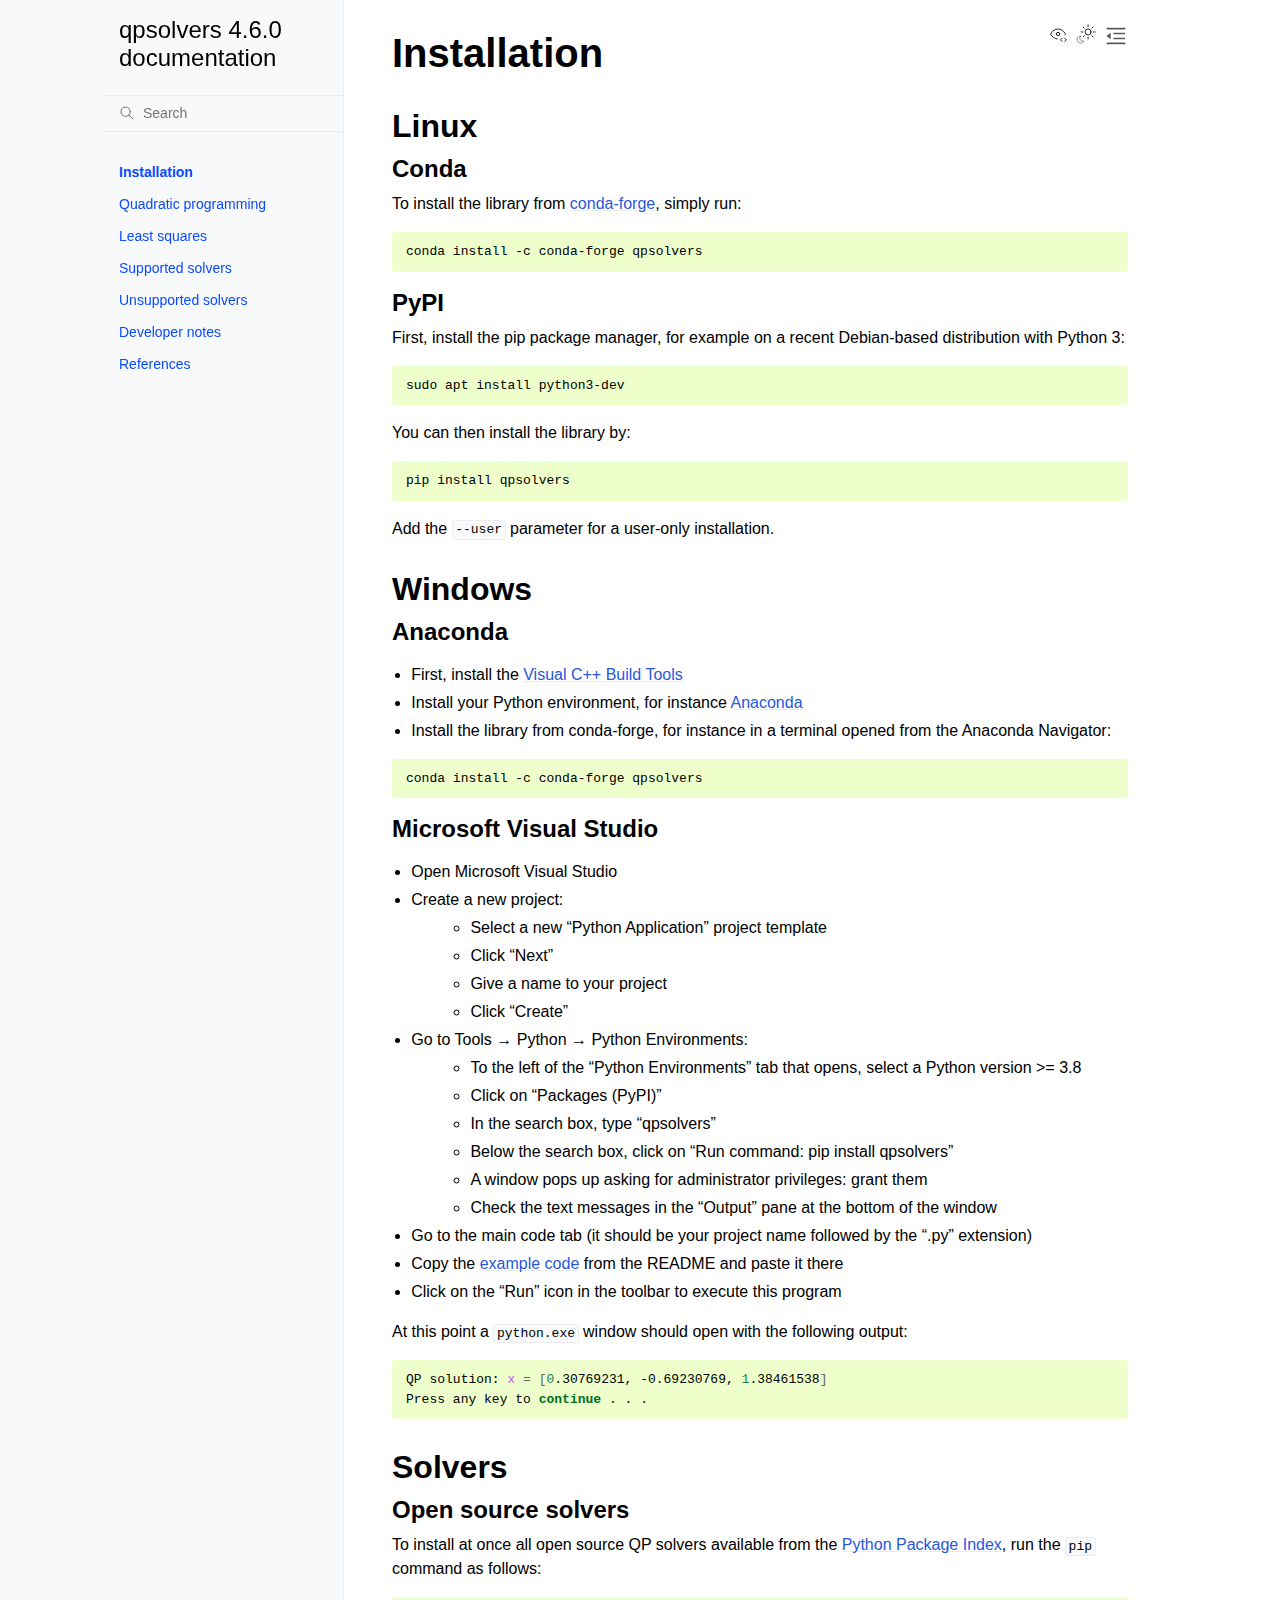
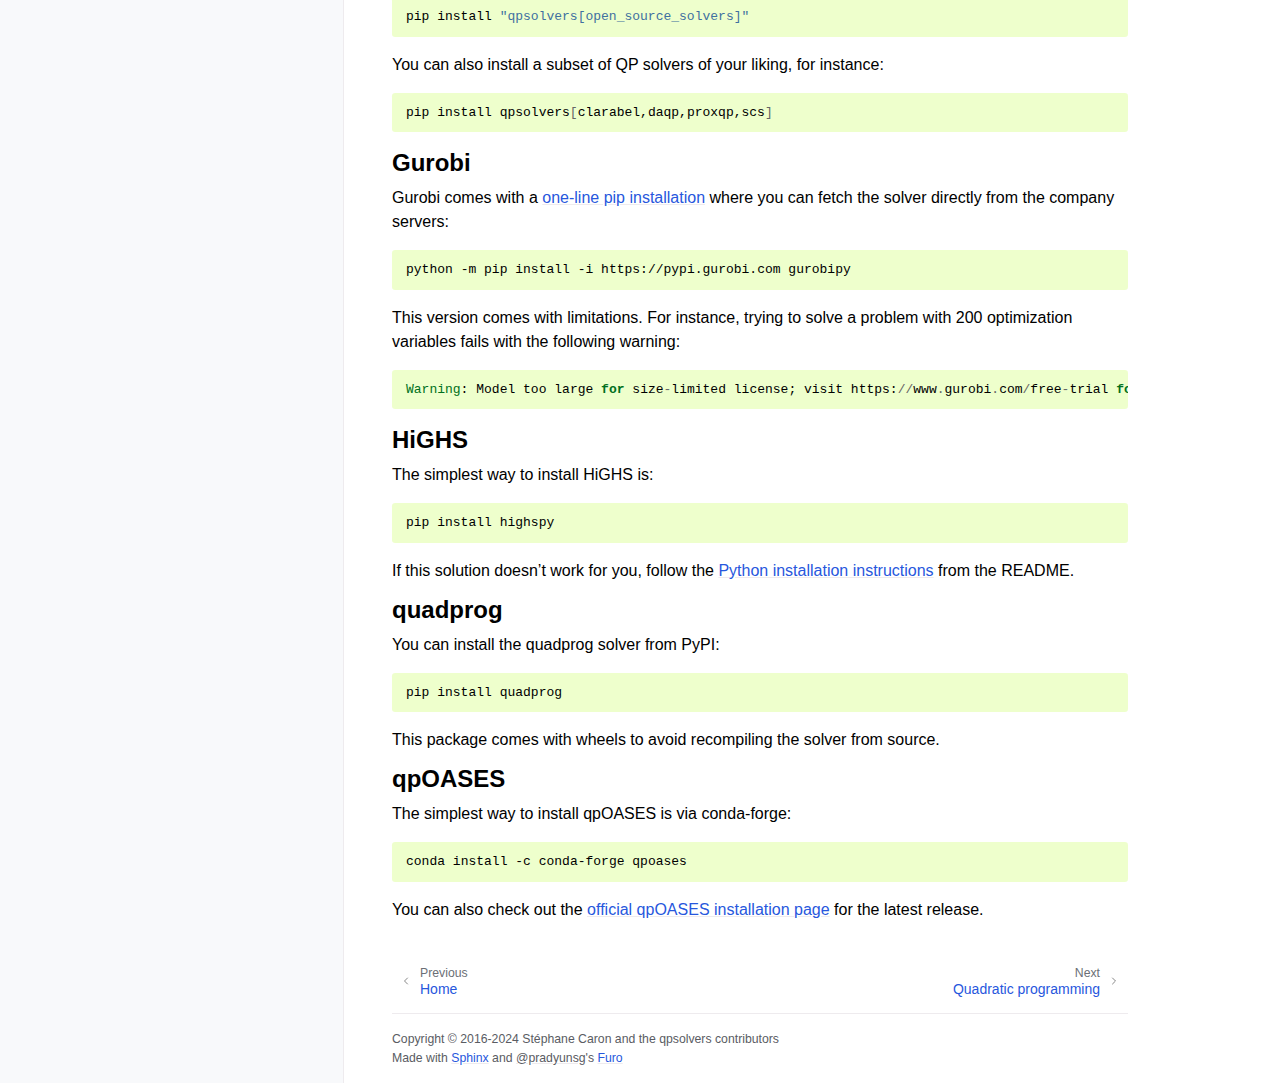
<file: installation.html>
<!doctype html>
<html class="no-js" lang="en" data-content_root="./">
  <head><meta charset="utf-8"/>
    <meta name="viewport" content="width=device-width,initial-scale=1"/>
    <meta name="color-scheme" content="light dark"><meta name="viewport" content="width=device-width, initial-scale=1" />
<link rel="index" title="Index" href="genindex.html" /><link rel="search" title="Search" href="search.html" /><link rel="next" title="Quadratic programming" href="quadratic-programming.html" /><link rel="prev" title="qpsolvers" href="index.html" />

    <!-- Generated with Sphinx 8.1.3 and Furo 2024.08.06 -->
        <title>Installation - qpsolvers 4.6.0 documentation</title>
      <link rel="stylesheet" type="text/css" href="_static/pygments.css?v=03e43079" />
    <link rel="stylesheet" type="text/css" href="_static/styles/furo.css?v=354aac6f" />
    <link rel="stylesheet" type="text/css" href="_static/styles/furo-extensions.css?v=302659d7" />
    
    


<style>
  body {
    --color-code-background: #eeffcc;
  --color-code-foreground: black;
  
  }
  @media not print {
    body[data-theme="dark"] {
      --color-code-background: #202020;
  --color-code-foreground: #d0d0d0;
  
    }
    @media (prefers-color-scheme: dark) {
      body:not([data-theme="light"]) {
        --color-code-background: #202020;
  --color-code-foreground: #d0d0d0;
  
      }
    }
  }
</style></head>
  <body>
    
    <script>
      document.body.dataset.theme = localStorage.getItem("theme") || "auto";
    </script>
    

<svg xmlns="http://www.w3.org/2000/svg" style="display: none;">
  <symbol id="svg-toc" viewBox="0 0 24 24">
    <title>Contents</title>
    <svg stroke="currentColor" fill="currentColor" stroke-width="0" viewBox="0 0 1024 1024">
      <path d="M408 442h480c4.4 0 8-3.6 8-8v-56c0-4.4-3.6-8-8-8H408c-4.4 0-8 3.6-8 8v56c0 4.4 3.6 8 8 8zm-8 204c0 4.4 3.6 8 8 8h480c4.4 0 8-3.6 8-8v-56c0-4.4-3.6-8-8-8H408c-4.4 0-8 3.6-8 8v56zm504-486H120c-4.4 0-8 3.6-8 8v56c0 4.4 3.6 8 8 8h784c4.4 0 8-3.6 8-8v-56c0-4.4-3.6-8-8-8zm0 632H120c-4.4 0-8 3.6-8 8v56c0 4.4 3.6 8 8 8h784c4.4 0 8-3.6 8-8v-56c0-4.4-3.6-8-8-8zM115.4 518.9L271.7 642c5.8 4.6 14.4.5 14.4-6.9V388.9c0-7.4-8.5-11.5-14.4-6.9L115.4 505.1a8.74 8.74 0 0 0 0 13.8z"/>
    </svg>
  </symbol>
  <symbol id="svg-menu" viewBox="0 0 24 24">
    <title>Menu</title>
    <svg xmlns="http://www.w3.org/2000/svg" viewBox="0 0 24 24" fill="none" stroke="currentColor"
      stroke-width="2" stroke-linecap="round" stroke-linejoin="round" class="feather-menu">
      <line x1="3" y1="12" x2="21" y2="12"></line>
      <line x1="3" y1="6" x2="21" y2="6"></line>
      <line x1="3" y1="18" x2="21" y2="18"></line>
    </svg>
  </symbol>
  <symbol id="svg-arrow-right" viewBox="0 0 24 24">
    <title>Expand</title>
    <svg xmlns="http://www.w3.org/2000/svg" viewBox="0 0 24 24" fill="none" stroke="currentColor"
      stroke-width="2" stroke-linecap="round" stroke-linejoin="round" class="feather-chevron-right">
      <polyline points="9 18 15 12 9 6"></polyline>
    </svg>
  </symbol>
  <symbol id="svg-sun" viewBox="0 0 24 24">
    <title>Light mode</title>
    <svg xmlns="http://www.w3.org/2000/svg" viewBox="0 0 24 24" fill="none" stroke="currentColor"
      stroke-width="1" stroke-linecap="round" stroke-linejoin="round" class="feather-sun">
      <circle cx="12" cy="12" r="5"></circle>
      <line x1="12" y1="1" x2="12" y2="3"></line>
      <line x1="12" y1="21" x2="12" y2="23"></line>
      <line x1="4.22" y1="4.22" x2="5.64" y2="5.64"></line>
      <line x1="18.36" y1="18.36" x2="19.78" y2="19.78"></line>
      <line x1="1" y1="12" x2="3" y2="12"></line>
      <line x1="21" y1="12" x2="23" y2="12"></line>
      <line x1="4.22" y1="19.78" x2="5.64" y2="18.36"></line>
      <line x1="18.36" y1="5.64" x2="19.78" y2="4.22"></line>
    </svg>
  </symbol>
  <symbol id="svg-moon" viewBox="0 0 24 24">
    <title>Dark mode</title>
    <svg xmlns="http://www.w3.org/2000/svg" viewBox="0 0 24 24" fill="none" stroke="currentColor"
      stroke-width="1" stroke-linecap="round" stroke-linejoin="round" class="icon-tabler-moon">
      <path stroke="none" d="M0 0h24v24H0z" fill="none" />
      <path d="M12 3c.132 0 .263 0 .393 0a7.5 7.5 0 0 0 7.92 12.446a9 9 0 1 1 -8.313 -12.454z" />
    </svg>
  </symbol>
  <symbol id="svg-sun-with-moon" viewBox="0 0 24 24">
    <title>Auto light/dark, in light mode</title>
    <svg xmlns="http://www.w3.org/2000/svg" viewBox="0 0 24 24" fill="none" stroke="currentColor"
      stroke-width="1" stroke-linecap="round" stroke-linejoin="round"
      class="icon-custom-derived-from-feather-sun-and-tabler-moon">
      <path style="opacity: 50%" d="M 5.411 14.504 C 5.471 14.504 5.532 14.504 5.591 14.504 C 3.639 16.319 4.383 19.569 6.931 20.352 C 7.693 20.586 8.512 20.551 9.25 20.252 C 8.023 23.207 4.056 23.725 2.11 21.184 C 0.166 18.642 1.702 14.949 4.874 14.536 C 5.051 14.512 5.231 14.5 5.411 14.5 L 5.411 14.504 Z"/>
      <line x1="14.5" y1="3.25" x2="14.5" y2="1.25"/>
      <line x1="14.5" y1="15.85" x2="14.5" y2="17.85"/>
      <line x1="10.044" y1="5.094" x2="8.63" y2="3.68"/>
      <line x1="19" y1="14.05" x2="20.414" y2="15.464"/>
      <line x1="8.2" y1="9.55" x2="6.2" y2="9.55"/>
      <line x1="20.8" y1="9.55" x2="22.8" y2="9.55"/>
      <line x1="10.044" y1="14.006" x2="8.63" y2="15.42"/>
      <line x1="19" y1="5.05" x2="20.414" y2="3.636"/>
      <circle cx="14.5" cy="9.55" r="3.6"/>
    </svg>
  </symbol>
  <symbol id="svg-moon-with-sun" viewBox="0 0 24 24">
    <title>Auto light/dark, in dark mode</title>
    <svg xmlns="http://www.w3.org/2000/svg" viewBox="0 0 24 24" fill="none" stroke="currentColor"
      stroke-width="1" stroke-linecap="round" stroke-linejoin="round"
      class="icon-custom-derived-from-feather-sun-and-tabler-moon">
      <path d="M 8.282 7.007 C 8.385 7.007 8.494 7.007 8.595 7.007 C 5.18 10.184 6.481 15.869 10.942 17.24 C 12.275 17.648 13.706 17.589 15 17.066 C 12.851 22.236 5.91 23.143 2.505 18.696 C -0.897 14.249 1.791 7.786 7.342 7.063 C 7.652 7.021 7.965 7 8.282 7 L 8.282 7.007 Z"/>
      <line style="opacity: 50%" x1="18" y1="3.705" x2="18" y2="2.5"/>
      <line style="opacity: 50%" x1="18" y1="11.295" x2="18" y2="12.5"/>
      <line style="opacity: 50%" x1="15.316" y1="4.816" x2="14.464" y2="3.964"/>
      <line style="opacity: 50%" x1="20.711" y1="10.212" x2="21.563" y2="11.063"/>
      <line style="opacity: 50%" x1="14.205" y1="7.5" x2="13.001" y2="7.5"/>
      <line style="opacity: 50%" x1="21.795" y1="7.5" x2="23" y2="7.5"/>
      <line style="opacity: 50%" x1="15.316" y1="10.184" x2="14.464" y2="11.036"/>
      <line style="opacity: 50%" x1="20.711" y1="4.789" x2="21.563" y2="3.937"/>
      <circle style="opacity: 50%" cx="18" cy="7.5" r="2.169"/>
    </svg>
  </symbol>
  <symbol id="svg-pencil" viewBox="0 0 24 24">
    <svg xmlns="http://www.w3.org/2000/svg" viewBox="0 0 24 24" fill="none" stroke="currentColor"
      stroke-width="1" stroke-linecap="round" stroke-linejoin="round" class="icon-tabler-pencil-code">
      <path d="M4 20h4l10.5 -10.5a2.828 2.828 0 1 0 -4 -4l-10.5 10.5v4" />
      <path d="M13.5 6.5l4 4" />
      <path d="M20 21l2 -2l-2 -2" />
      <path d="M17 17l-2 2l2 2" />
    </svg>
  </symbol>
  <symbol id="svg-eye" viewBox="0 0 24 24">
    <svg xmlns="http://www.w3.org/2000/svg" viewBox="0 0 24 24" fill="none" stroke="currentColor"
      stroke-width="1" stroke-linecap="round" stroke-linejoin="round" class="icon-tabler-eye-code">
      <path stroke="none" d="M0 0h24v24H0z" fill="none" />
      <path d="M10 12a2 2 0 1 0 4 0a2 2 0 0 0 -4 0" />
      <path
        d="M11.11 17.958c-3.209 -.307 -5.91 -2.293 -8.11 -5.958c2.4 -4 5.4 -6 9 -6c3.6 0 6.6 2 9 6c-.21 .352 -.427 .688 -.647 1.008" />
      <path d="M20 21l2 -2l-2 -2" />
      <path d="M17 17l-2 2l2 2" />
    </svg>
  </symbol>
</svg>

<input type="checkbox" class="sidebar-toggle" name="__navigation" id="__navigation">
<input type="checkbox" class="sidebar-toggle" name="__toc" id="__toc">
<label class="overlay sidebar-overlay" for="__navigation">
  <div class="visually-hidden">Hide navigation sidebar</div>
</label>
<label class="overlay toc-overlay" for="__toc">
  <div class="visually-hidden">Hide table of contents sidebar</div>
</label>

<a class="skip-to-content muted-link" href="#furo-main-content">Skip to content</a>



<div class="page">
  <header class="mobile-header">
    <div class="header-left">
      <label class="nav-overlay-icon" for="__navigation">
        <div class="visually-hidden">Toggle site navigation sidebar</div>
        <i class="icon"><svg><use href="#svg-menu"></use></svg></i>
      </label>
    </div>
    <div class="header-center">
      <a href="index.html"><div class="brand">qpsolvers 4.6.0 documentation</div></a>
    </div>
    <div class="header-right">
      <div class="theme-toggle-container theme-toggle-header">
        <button class="theme-toggle">
          <div class="visually-hidden">Toggle Light / Dark / Auto color theme</div>
          <svg class="theme-icon-when-auto-light"><use href="#svg-sun-with-moon"></use></svg>
          <svg class="theme-icon-when-auto-dark"><use href="#svg-moon-with-sun"></use></svg>
          <svg class="theme-icon-when-dark"><use href="#svg-moon"></use></svg>
          <svg class="theme-icon-when-light"><use href="#svg-sun"></use></svg>
        </button>
      </div>
      <label class="toc-overlay-icon toc-header-icon" for="__toc">
        <div class="visually-hidden">Toggle table of contents sidebar</div>
        <i class="icon"><svg><use href="#svg-toc"></use></svg></i>
      </label>
    </div>
  </header>
  <aside class="sidebar-drawer">
    <div class="sidebar-container">
      
      <div class="sidebar-sticky"><a class="sidebar-brand" href="index.html">
  
  
  <span class="sidebar-brand-text">qpsolvers 4.6.0 documentation</span>
  
</a><form class="sidebar-search-container" method="get" action="search.html" role="search">
  <input class="sidebar-search" placeholder="Search" name="q" aria-label="Search">
  <input type="hidden" name="check_keywords" value="yes">
  <input type="hidden" name="area" value="default">
</form>
<div id="searchbox"></div><div class="sidebar-scroll"><div class="sidebar-tree">
  <ul class="current">
<li class="toctree-l1 current current-page"><a class="current reference internal" href="#">Installation</a></li>
<li class="toctree-l1"><a class="reference internal" href="quadratic-programming.html">Quadratic programming</a></li>
<li class="toctree-l1"><a class="reference internal" href="least-squares.html">Least squares</a></li>
<li class="toctree-l1"><a class="reference internal" href="supported-solvers.html">Supported solvers</a></li>
<li class="toctree-l1"><a class="reference internal" href="unsupported-solvers.html">Unsupported solvers</a></li>
<li class="toctree-l1"><a class="reference internal" href="developer-notes.html">Developer notes</a></li>
<li class="toctree-l1"><a class="reference internal" href="references.html">References</a></li>
</ul>

</div>
</div>

      </div>
      
    </div>
  </aside>
  <div class="main">
    <div class="content">
      <div class="article-container">
        <a href="#" class="back-to-top muted-link">
          <svg xmlns="http://www.w3.org/2000/svg" viewBox="0 0 24 24">
            <path d="M13 20h-2V8l-5.5 5.5-1.42-1.42L12 4.16l7.92 7.92-1.42 1.42L13 8v12z"></path>
          </svg>
          <span>Back to top</span>
        </a>
        <div class="content-icon-container">
          <div class="view-this-page">
  <a class="muted-link" href="_sources/installation.rst.txt" title="View this page">
    <svg><use href="#svg-eye"></use></svg>
    <span class="visually-hidden">View this page</span>
  </a>
</div>
<div class="theme-toggle-container theme-toggle-content">
            <button class="theme-toggle">
              <div class="visually-hidden">Toggle Light / Dark / Auto color theme</div>
              <svg class="theme-icon-when-auto-light"><use href="#svg-sun-with-moon"></use></svg>
              <svg class="theme-icon-when-auto-dark"><use href="#svg-moon-with-sun"></use></svg>
              <svg class="theme-icon-when-dark"><use href="#svg-moon"></use></svg>
              <svg class="theme-icon-when-light"><use href="#svg-sun"></use></svg>
            </button>
          </div>
          <label class="toc-overlay-icon toc-content-icon" for="__toc">
            <div class="visually-hidden">Toggle table of contents sidebar</div>
            <i class="icon"><svg><use href="#svg-toc"></use></svg></i>
          </label>
        </div>
        <article role="main" id="furo-main-content">
          <section id="installation">
<h1>Installation<a class="headerlink" href="#installation" title="Link to this heading">¶</a></h1>
<section id="linux">
<h2>Linux<a class="headerlink" href="#linux" title="Link to this heading">¶</a></h2>
<section id="conda">
<h3>Conda<a class="headerlink" href="#conda" title="Link to this heading">¶</a></h3>
<p>To install the library from <a class="reference external" href="https://conda-forge.org/">conda-forge</a>, simply run:</p>
<div class="highlight-bash notranslate"><div class="highlight"><pre><span></span>conda<span class="w"> </span>install<span class="w"> </span>-c<span class="w"> </span>conda-forge<span class="w"> </span>qpsolvers
</pre></div>
</div>
</section>
<section id="pypi">
<h3>PyPI<a class="headerlink" href="#pypi" title="Link to this heading">¶</a></h3>
<p>First, install the pip package manager, for example on a recent Debian-based distribution with Python 3:</p>
<div class="highlight-bash notranslate"><div class="highlight"><pre><span></span>sudo<span class="w"> </span>apt<span class="w"> </span>install<span class="w"> </span>python3-dev
</pre></div>
</div>
<p>You can then install the library by:</p>
<div class="highlight-bash notranslate"><div class="highlight"><pre><span></span>pip<span class="w"> </span>install<span class="w"> </span>qpsolvers
</pre></div>
</div>
<p>Add the <code class="docutils literal notranslate"><span class="pre">--user</span></code> parameter for a user-only installation.</p>
</section>
</section>
<section id="windows">
<h2>Windows<a class="headerlink" href="#windows" title="Link to this heading">¶</a></h2>
<section id="anaconda">
<h3>Anaconda<a class="headerlink" href="#anaconda" title="Link to this heading">¶</a></h3>
<ul class="simple">
<li><p>First, install the <a class="reference external" href="https://visualstudio.microsoft.com/visual-cpp-build-tools/">Visual C++ Build Tools</a></p></li>
<li><p>Install your Python environment, for instance <a class="reference external" href="https://docs.anaconda.com/anaconda/install/windows/">Anaconda</a></p></li>
<li><p>Install the library from conda-forge, for instance in a terminal opened from the Anaconda Navigator:</p></li>
</ul>
<div class="highlight-bash notranslate"><div class="highlight"><pre><span></span>conda<span class="w"> </span>install<span class="w"> </span>-c<span class="w"> </span>conda-forge<span class="w"> </span>qpsolvers
</pre></div>
</div>
</section>
<section id="microsoft-visual-studio">
<h3>Microsoft Visual Studio<a class="headerlink" href="#microsoft-visual-studio" title="Link to this heading">¶</a></h3>
<ul class="simple">
<li><p>Open Microsoft Visual Studio</p></li>
<li><dl class="simple">
<dt>Create a new project:</dt><dd><ul>
<li><p>Select a new “Python Application” project template</p></li>
<li><p>Click “Next”</p></li>
<li><p>Give a name to your project</p></li>
<li><p>Click “Create”</p></li>
</ul>
</dd>
</dl>
</li>
<li><dl class="simple">
<dt>Go to Tools → Python → Python Environments:</dt><dd><ul>
<li><p>To the left of the “Python Environments” tab that opens, select a Python version &gt;= 3.8</p></li>
<li><p>Click on “Packages (PyPI)”</p></li>
<li><p>In the search box, type “qpsolvers”</p></li>
<li><p>Below the search box, click on “Run command: pip install qpsolvers”</p></li>
<li><p>A window pops up asking for administrator privileges: grant them</p></li>
<li><p>Check the text messages in the “Output” pane at the bottom of the window</p></li>
</ul>
</dd>
</dl>
</li>
<li><p>Go to the main code tab (it should be your project name followed by the “.py” extension)</p></li>
<li><p>Copy the <a class="reference external" href="https://github.com/qpsolvers/qpsolvers#example">example code</a> from the README and paste it there</p></li>
<li><p>Click on the “Run” icon in the toolbar to execute this program</p></li>
</ul>
<p>At this point a <code class="docutils literal notranslate"><span class="pre">python.exe</span></code> window should open with the following output:</p>
<div class="highlight-bash notranslate"><div class="highlight"><pre><span></span>QP<span class="w"> </span>solution:<span class="w"> </span><span class="nv">x</span><span class="w"> </span><span class="o">=</span><span class="w"> </span><span class="o">[</span><span class="m">0</span>.30769231,<span class="w"> </span>-0.69230769,<span class="w"> </span><span class="m">1</span>.38461538<span class="o">]</span>
Press<span class="w"> </span>any<span class="w"> </span>key<span class="w"> </span>to<span class="w"> </span><span class="k">continue</span><span class="w"> </span>.<span class="w"> </span>.<span class="w"> </span>.
</pre></div>
</div>
</section>
</section>
<section id="solvers">
<h2>Solvers<a class="headerlink" href="#solvers" title="Link to this heading">¶</a></h2>
<section id="open-source-solvers">
<h3>Open source solvers<a class="headerlink" href="#open-source-solvers" title="Link to this heading">¶</a></h3>
<p>To install at once all open source QP solvers available from the <a class="reference external" href="https://pypi.org/">Python
Package Index</a>, run the <code class="docutils literal notranslate"><span class="pre">pip</span></code> command as follows:</p>
<div class="highlight-bash notranslate"><div class="highlight"><pre><span></span>pip<span class="w"> </span>install<span class="w"> </span><span class="s2">&quot;qpsolvers[open_source_solvers]&quot;</span>
</pre></div>
</div>
<p>You can also install a subset of QP solvers of your liking, for instance:</p>
<div class="highlight-bash notranslate"><div class="highlight"><pre><span></span>pip<span class="w"> </span>install<span class="w"> </span>qpsolvers<span class="o">[</span>clarabel,daqp,proxqp,scs<span class="o">]</span>
</pre></div>
</div>
</section>
<section id="gurobi">
<span id="gurobi-install"></span><h3>Gurobi<a class="headerlink" href="#gurobi" title="Link to this heading">¶</a></h3>
<p>Gurobi comes with a <a class="reference external" href="https://www.gurobi.com/documentation/9.1/quickstart_linux/cs_using_pip_to_install_gr.html">one-line pip installation</a>
where you can fetch the solver directly from the company servers:</p>
<div class="highlight-bash notranslate"><div class="highlight"><pre><span></span>python<span class="w"> </span>-m<span class="w"> </span>pip<span class="w"> </span>install<span class="w"> </span>-i<span class="w"> </span>https://pypi.gurobi.com<span class="w"> </span>gurobipy
</pre></div>
</div>
<p>This version comes with limitations. For instance, trying to solve a problem
with 200 optimization variables fails with the following warning:</p>
<div class="highlight-python notranslate"><div class="highlight"><pre><span></span><span class="ne">Warning</span><span class="p">:</span> <span class="n">Model</span> <span class="n">too</span> <span class="n">large</span> <span class="k">for</span> <span class="n">size</span><span class="o">-</span><span class="n">limited</span> <span class="n">license</span><span class="p">;</span> <span class="n">visit</span> <span class="n">https</span><span class="p">:</span><span class="o">//</span><span class="n">www</span><span class="o">.</span><span class="n">gurobi</span><span class="o">.</span><span class="n">com</span><span class="o">/</span><span class="n">free</span><span class="o">-</span><span class="n">trial</span> <span class="k">for</span> <span class="n">a</span> <span class="n">full</span> <span class="n">license</span>
</pre></div>
</div>
</section>
<section id="highs">
<span id="qpoases-install"></span><h3>HiGHS<a class="headerlink" href="#highs" title="Link to this heading">¶</a></h3>
<p>The simplest way to install HiGHS is:</p>
<div class="highlight-bash notranslate"><div class="highlight"><pre><span></span>pip<span class="w"> </span>install<span class="w"> </span>highspy
</pre></div>
</div>
<p>If this solution doesn’t work for you, follow the <a class="reference external" href="https://github.com/ERGO-Code/HiGHS#python">Python installation
instructions</a> from the README.</p>
</section>
<section id="quadprog">
<h3>quadprog<a class="headerlink" href="#quadprog" title="Link to this heading">¶</a></h3>
<p>You can install the quadprog solver from PyPI:</p>
<div class="highlight-bash notranslate"><div class="highlight"><pre><span></span>pip<span class="w"> </span>install<span class="w"> </span>quadprog
</pre></div>
</div>
<p>This package comes with wheels to avoid recompiling the solver from source.</p>
</section>
<section id="qpoases">
<h3>qpOASES<a class="headerlink" href="#qpoases" title="Link to this heading">¶</a></h3>
<p>The simplest way to install qpOASES is via conda-forge:</p>
<div class="highlight-bash notranslate"><div class="highlight"><pre><span></span>conda<span class="w"> </span>install<span class="w"> </span>-c<span class="w"> </span>conda-forge<span class="w"> </span>qpoases
</pre></div>
</div>
<p>You can also check out the <a class="reference external" href="https://projects.coin-or.org/qpOASES/wiki/QpoasesInstallation">official qpOASES installation page</a> for the
latest release.</p>
</section>
</section>
</section>

        </article>
      </div>
      <footer>
        
        <div class="related-pages">
          <a class="next-page" href="quadratic-programming.html">
              <div class="page-info">
                <div class="context">
                  <span>Next</span>
                </div>
                <div class="title">Quadratic programming</div>
              </div>
              <svg class="furo-related-icon"><use href="#svg-arrow-right"></use></svg>
            </a>
          <a class="prev-page" href="index.html">
              <svg class="furo-related-icon"><use href="#svg-arrow-right"></use></svg>
              <div class="page-info">
                <div class="context">
                  <span>Previous</span>
                </div>
                
                <div class="title">Home</div>
                
              </div>
            </a>
        </div>
        <div class="bottom-of-page">
          <div class="left-details">
            <div class="copyright">
                Copyright &#169; 2016-2024 Stéphane Caron and the qpsolvers contributors
            </div>
            Made with <a href="https://www.sphinx-doc.org/">Sphinx</a> and <a class="muted-link" href="https://pradyunsg.me">@pradyunsg</a>'s
            
            <a href="https://github.com/pradyunsg/furo">Furo</a>
            
          </div>
          <div class="right-details">
            
          </div>
        </div>
        
      </footer>
    </div>
    <aside class="toc-drawer">
      
      
      <div class="toc-sticky toc-scroll">
        <div class="toc-title-container">
          <span class="toc-title">
            On this page
          </span>
        </div>
        <div class="toc-tree-container">
          <div class="toc-tree">
            <ul>
<li><a class="reference internal" href="#">Installation</a><ul>
<li><a class="reference internal" href="#linux">Linux</a><ul>
<li><a class="reference internal" href="#conda">Conda</a></li>
<li><a class="reference internal" href="#pypi">PyPI</a></li>
</ul>
</li>
<li><a class="reference internal" href="#windows">Windows</a><ul>
<li><a class="reference internal" href="#anaconda">Anaconda</a></li>
<li><a class="reference internal" href="#microsoft-visual-studio">Microsoft Visual Studio</a></li>
</ul>
</li>
<li><a class="reference internal" href="#solvers">Solvers</a><ul>
<li><a class="reference internal" href="#open-source-solvers">Open source solvers</a></li>
<li><a class="reference internal" href="#gurobi">Gurobi</a></li>
<li><a class="reference internal" href="#highs">HiGHS</a></li>
<li><a class="reference internal" href="#quadprog">quadprog</a></li>
<li><a class="reference internal" href="#qpoases">qpOASES</a></li>
</ul>
</li>
</ul>
</li>
</ul>

          </div>
        </div>
      </div>
      
      
    </aside>
  </div>
</div><script src="_static/documentation_options.js?v=cc8a4273"></script>
    <script src="_static/doctools.js?v=9bcbadda"></script>
    <script src="_static/sphinx_highlight.js?v=dc90522c"></script>
    <script src="_static/scripts/furo.js?v=5fa4622c"></script>
    </body>
</html>
</file>
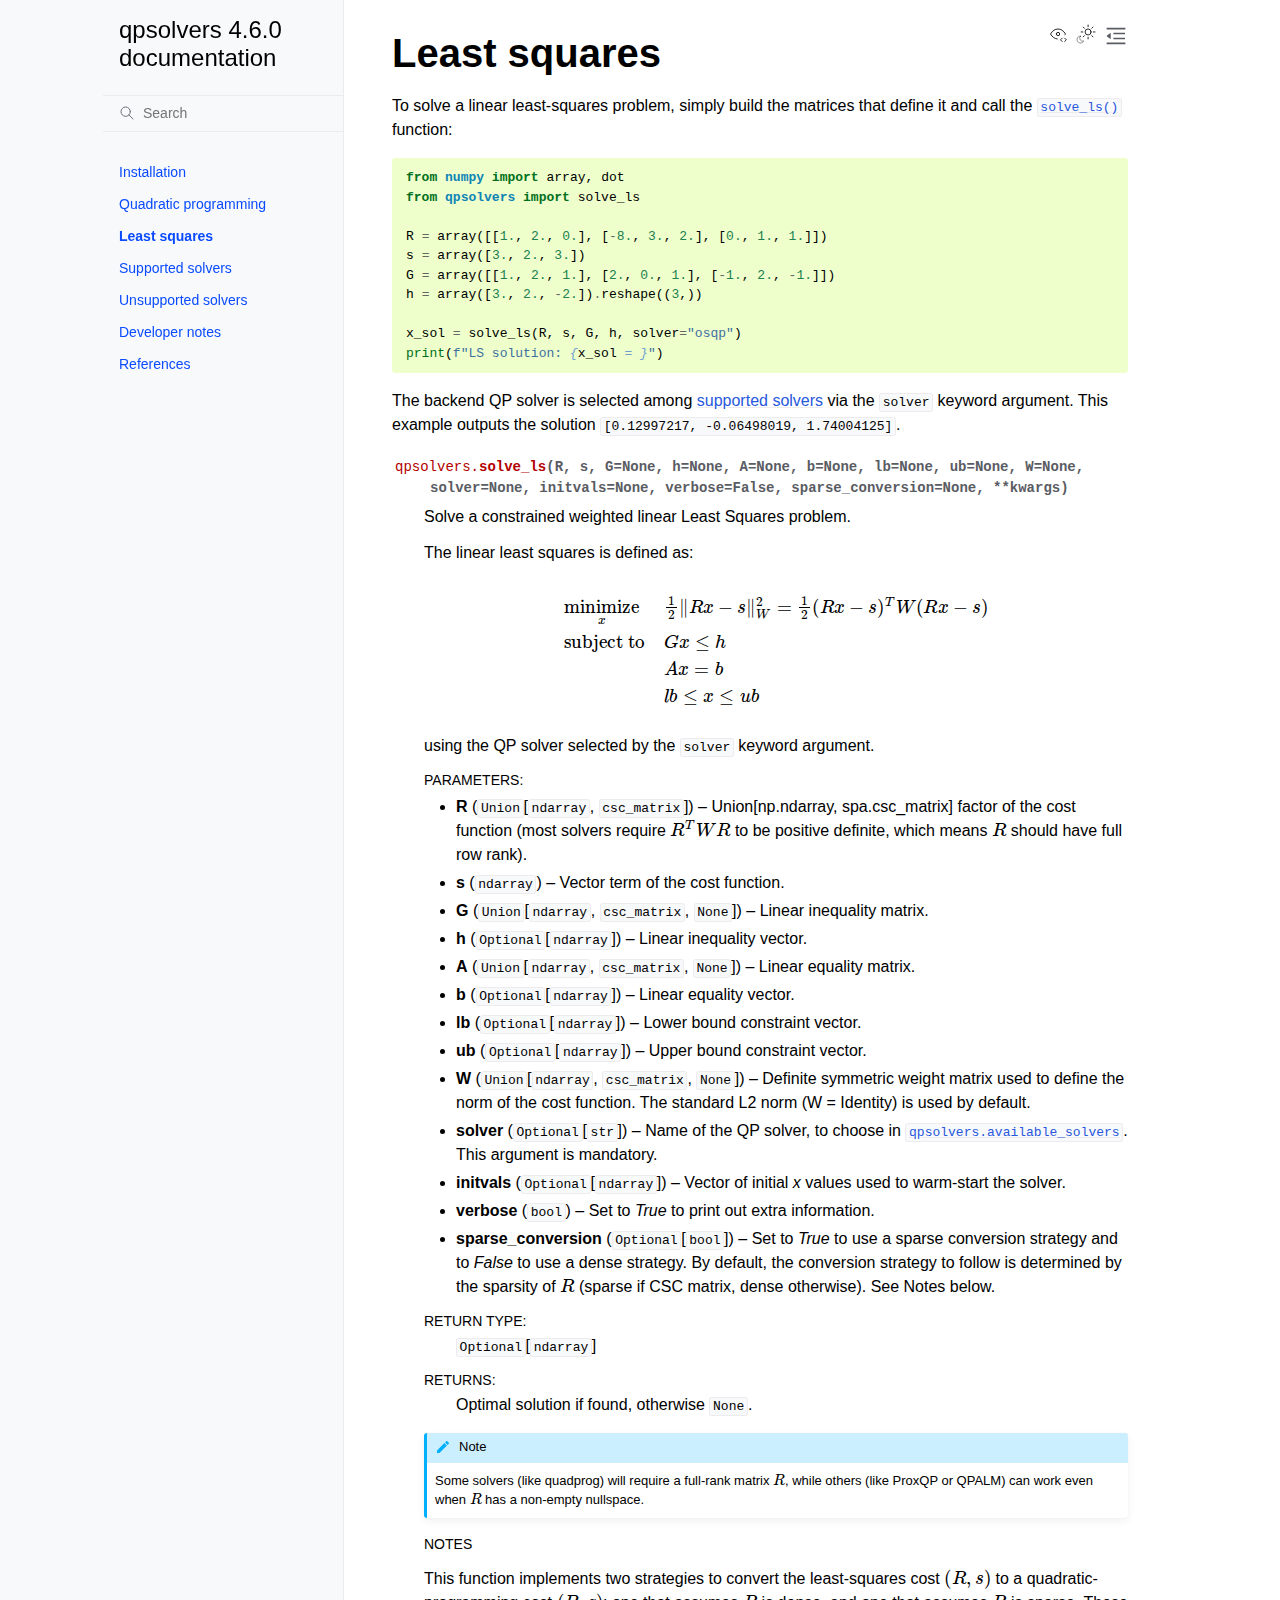
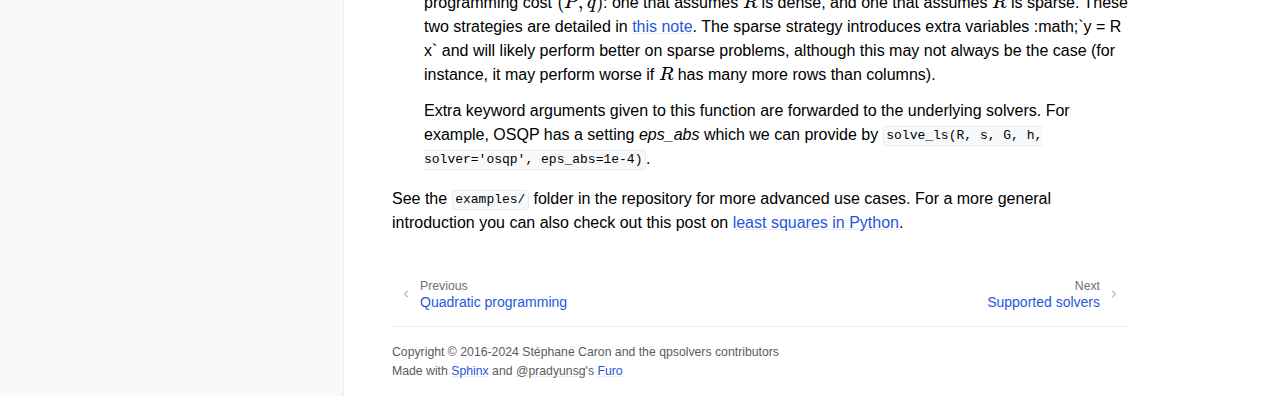
<file: least-squares.html>
<!doctype html>
<html class="no-js" lang="en" data-content_root="./">
  <head><meta charset="utf-8"/>
    <meta name="viewport" content="width=device-width,initial-scale=1"/>
    <meta name="color-scheme" content="light dark"><meta name="viewport" content="width=device-width, initial-scale=1" />
<link rel="index" title="Index" href="genindex.html" /><link rel="search" title="Search" href="search.html" /><link rel="next" title="Supported solvers" href="supported-solvers.html" /><link rel="prev" title="Quadratic programming" href="quadratic-programming.html" />

    <!-- Generated with Sphinx 8.1.3 and Furo 2024.08.06 -->
        <title>Least squares - qpsolvers 4.6.0 documentation</title>
      <link rel="stylesheet" type="text/css" href="_static/pygments.css?v=03e43079" />
    <link rel="stylesheet" type="text/css" href="_static/styles/furo.css?v=354aac6f" />
    <link rel="stylesheet" type="text/css" href="_static/styles/furo-extensions.css?v=302659d7" />
    
    


<style>
  body {
    --color-code-background: #eeffcc;
  --color-code-foreground: black;
  
  }
  @media not print {
    body[data-theme="dark"] {
      --color-code-background: #202020;
  --color-code-foreground: #d0d0d0;
  
    }
    @media (prefers-color-scheme: dark) {
      body:not([data-theme="light"]) {
        --color-code-background: #202020;
  --color-code-foreground: #d0d0d0;
  
      }
    }
  }
</style></head>
  <body>
    
    <script>
      document.body.dataset.theme = localStorage.getItem("theme") || "auto";
    </script>
    

<svg xmlns="http://www.w3.org/2000/svg" style="display: none;">
  <symbol id="svg-toc" viewBox="0 0 24 24">
    <title>Contents</title>
    <svg stroke="currentColor" fill="currentColor" stroke-width="0" viewBox="0 0 1024 1024">
      <path d="M408 442h480c4.4 0 8-3.6 8-8v-56c0-4.4-3.6-8-8-8H408c-4.4 0-8 3.6-8 8v56c0 4.4 3.6 8 8 8zm-8 204c0 4.4 3.6 8 8 8h480c4.4 0 8-3.6 8-8v-56c0-4.4-3.6-8-8-8H408c-4.4 0-8 3.6-8 8v56zm504-486H120c-4.4 0-8 3.6-8 8v56c0 4.4 3.6 8 8 8h784c4.4 0 8-3.6 8-8v-56c0-4.4-3.6-8-8-8zm0 632H120c-4.4 0-8 3.6-8 8v56c0 4.4 3.6 8 8 8h784c4.4 0 8-3.6 8-8v-56c0-4.4-3.6-8-8-8zM115.4 518.9L271.7 642c5.8 4.6 14.4.5 14.4-6.9V388.9c0-7.4-8.5-11.5-14.4-6.9L115.4 505.1a8.74 8.74 0 0 0 0 13.8z"/>
    </svg>
  </symbol>
  <symbol id="svg-menu" viewBox="0 0 24 24">
    <title>Menu</title>
    <svg xmlns="http://www.w3.org/2000/svg" viewBox="0 0 24 24" fill="none" stroke="currentColor"
      stroke-width="2" stroke-linecap="round" stroke-linejoin="round" class="feather-menu">
      <line x1="3" y1="12" x2="21" y2="12"></line>
      <line x1="3" y1="6" x2="21" y2="6"></line>
      <line x1="3" y1="18" x2="21" y2="18"></line>
    </svg>
  </symbol>
  <symbol id="svg-arrow-right" viewBox="0 0 24 24">
    <title>Expand</title>
    <svg xmlns="http://www.w3.org/2000/svg" viewBox="0 0 24 24" fill="none" stroke="currentColor"
      stroke-width="2" stroke-linecap="round" stroke-linejoin="round" class="feather-chevron-right">
      <polyline points="9 18 15 12 9 6"></polyline>
    </svg>
  </symbol>
  <symbol id="svg-sun" viewBox="0 0 24 24">
    <title>Light mode</title>
    <svg xmlns="http://www.w3.org/2000/svg" viewBox="0 0 24 24" fill="none" stroke="currentColor"
      stroke-width="1" stroke-linecap="round" stroke-linejoin="round" class="feather-sun">
      <circle cx="12" cy="12" r="5"></circle>
      <line x1="12" y1="1" x2="12" y2="3"></line>
      <line x1="12" y1="21" x2="12" y2="23"></line>
      <line x1="4.22" y1="4.22" x2="5.64" y2="5.64"></line>
      <line x1="18.36" y1="18.36" x2="19.78" y2="19.78"></line>
      <line x1="1" y1="12" x2="3" y2="12"></line>
      <line x1="21" y1="12" x2="23" y2="12"></line>
      <line x1="4.22" y1="19.78" x2="5.64" y2="18.36"></line>
      <line x1="18.36" y1="5.64" x2="19.78" y2="4.22"></line>
    </svg>
  </symbol>
  <symbol id="svg-moon" viewBox="0 0 24 24">
    <title>Dark mode</title>
    <svg xmlns="http://www.w3.org/2000/svg" viewBox="0 0 24 24" fill="none" stroke="currentColor"
      stroke-width="1" stroke-linecap="round" stroke-linejoin="round" class="icon-tabler-moon">
      <path stroke="none" d="M0 0h24v24H0z" fill="none" />
      <path d="M12 3c.132 0 .263 0 .393 0a7.5 7.5 0 0 0 7.92 12.446a9 9 0 1 1 -8.313 -12.454z" />
    </svg>
  </symbol>
  <symbol id="svg-sun-with-moon" viewBox="0 0 24 24">
    <title>Auto light/dark, in light mode</title>
    <svg xmlns="http://www.w3.org/2000/svg" viewBox="0 0 24 24" fill="none" stroke="currentColor"
      stroke-width="1" stroke-linecap="round" stroke-linejoin="round"
      class="icon-custom-derived-from-feather-sun-and-tabler-moon">
      <path style="opacity: 50%" d="M 5.411 14.504 C 5.471 14.504 5.532 14.504 5.591 14.504 C 3.639 16.319 4.383 19.569 6.931 20.352 C 7.693 20.586 8.512 20.551 9.25 20.252 C 8.023 23.207 4.056 23.725 2.11 21.184 C 0.166 18.642 1.702 14.949 4.874 14.536 C 5.051 14.512 5.231 14.5 5.411 14.5 L 5.411 14.504 Z"/>
      <line x1="14.5" y1="3.25" x2="14.5" y2="1.25"/>
      <line x1="14.5" y1="15.85" x2="14.5" y2="17.85"/>
      <line x1="10.044" y1="5.094" x2="8.63" y2="3.68"/>
      <line x1="19" y1="14.05" x2="20.414" y2="15.464"/>
      <line x1="8.2" y1="9.55" x2="6.2" y2="9.55"/>
      <line x1="20.8" y1="9.55" x2="22.8" y2="9.55"/>
      <line x1="10.044" y1="14.006" x2="8.63" y2="15.42"/>
      <line x1="19" y1="5.05" x2="20.414" y2="3.636"/>
      <circle cx="14.5" cy="9.55" r="3.6"/>
    </svg>
  </symbol>
  <symbol id="svg-moon-with-sun" viewBox="0 0 24 24">
    <title>Auto light/dark, in dark mode</title>
    <svg xmlns="http://www.w3.org/2000/svg" viewBox="0 0 24 24" fill="none" stroke="currentColor"
      stroke-width="1" stroke-linecap="round" stroke-linejoin="round"
      class="icon-custom-derived-from-feather-sun-and-tabler-moon">
      <path d="M 8.282 7.007 C 8.385 7.007 8.494 7.007 8.595 7.007 C 5.18 10.184 6.481 15.869 10.942 17.24 C 12.275 17.648 13.706 17.589 15 17.066 C 12.851 22.236 5.91 23.143 2.505 18.696 C -0.897 14.249 1.791 7.786 7.342 7.063 C 7.652 7.021 7.965 7 8.282 7 L 8.282 7.007 Z"/>
      <line style="opacity: 50%" x1="18" y1="3.705" x2="18" y2="2.5"/>
      <line style="opacity: 50%" x1="18" y1="11.295" x2="18" y2="12.5"/>
      <line style="opacity: 50%" x1="15.316" y1="4.816" x2="14.464" y2="3.964"/>
      <line style="opacity: 50%" x1="20.711" y1="10.212" x2="21.563" y2="11.063"/>
      <line style="opacity: 50%" x1="14.205" y1="7.5" x2="13.001" y2="7.5"/>
      <line style="opacity: 50%" x1="21.795" y1="7.5" x2="23" y2="7.5"/>
      <line style="opacity: 50%" x1="15.316" y1="10.184" x2="14.464" y2="11.036"/>
      <line style="opacity: 50%" x1="20.711" y1="4.789" x2="21.563" y2="3.937"/>
      <circle style="opacity: 50%" cx="18" cy="7.5" r="2.169"/>
    </svg>
  </symbol>
  <symbol id="svg-pencil" viewBox="0 0 24 24">
    <svg xmlns="http://www.w3.org/2000/svg" viewBox="0 0 24 24" fill="none" stroke="currentColor"
      stroke-width="1" stroke-linecap="round" stroke-linejoin="round" class="icon-tabler-pencil-code">
      <path d="M4 20h4l10.5 -10.5a2.828 2.828 0 1 0 -4 -4l-10.5 10.5v4" />
      <path d="M13.5 6.5l4 4" />
      <path d="M20 21l2 -2l-2 -2" />
      <path d="M17 17l-2 2l2 2" />
    </svg>
  </symbol>
  <symbol id="svg-eye" viewBox="0 0 24 24">
    <svg xmlns="http://www.w3.org/2000/svg" viewBox="0 0 24 24" fill="none" stroke="currentColor"
      stroke-width="1" stroke-linecap="round" stroke-linejoin="round" class="icon-tabler-eye-code">
      <path stroke="none" d="M0 0h24v24H0z" fill="none" />
      <path d="M10 12a2 2 0 1 0 4 0a2 2 0 0 0 -4 0" />
      <path
        d="M11.11 17.958c-3.209 -.307 -5.91 -2.293 -8.11 -5.958c2.4 -4 5.4 -6 9 -6c3.6 0 6.6 2 9 6c-.21 .352 -.427 .688 -.647 1.008" />
      <path d="M20 21l2 -2l-2 -2" />
      <path d="M17 17l-2 2l2 2" />
    </svg>
  </symbol>
</svg>

<input type="checkbox" class="sidebar-toggle" name="__navigation" id="__navigation">
<input type="checkbox" class="sidebar-toggle" name="__toc" id="__toc">
<label class="overlay sidebar-overlay" for="__navigation">
  <div class="visually-hidden">Hide navigation sidebar</div>
</label>
<label class="overlay toc-overlay" for="__toc">
  <div class="visually-hidden">Hide table of contents sidebar</div>
</label>

<a class="skip-to-content muted-link" href="#furo-main-content">Skip to content</a>



<div class="page">
  <header class="mobile-header">
    <div class="header-left">
      <label class="nav-overlay-icon" for="__navigation">
        <div class="visually-hidden">Toggle site navigation sidebar</div>
        <i class="icon"><svg><use href="#svg-menu"></use></svg></i>
      </label>
    </div>
    <div class="header-center">
      <a href="index.html"><div class="brand">qpsolvers 4.6.0 documentation</div></a>
    </div>
    <div class="header-right">
      <div class="theme-toggle-container theme-toggle-header">
        <button class="theme-toggle">
          <div class="visually-hidden">Toggle Light / Dark / Auto color theme</div>
          <svg class="theme-icon-when-auto-light"><use href="#svg-sun-with-moon"></use></svg>
          <svg class="theme-icon-when-auto-dark"><use href="#svg-moon-with-sun"></use></svg>
          <svg class="theme-icon-when-dark"><use href="#svg-moon"></use></svg>
          <svg class="theme-icon-when-light"><use href="#svg-sun"></use></svg>
        </button>
      </div>
      <label class="toc-overlay-icon toc-header-icon" for="__toc">
        <div class="visually-hidden">Toggle table of contents sidebar</div>
        <i class="icon"><svg><use href="#svg-toc"></use></svg></i>
      </label>
    </div>
  </header>
  <aside class="sidebar-drawer">
    <div class="sidebar-container">
      
      <div class="sidebar-sticky"><a class="sidebar-brand" href="index.html">
  
  
  <span class="sidebar-brand-text">qpsolvers 4.6.0 documentation</span>
  
</a><form class="sidebar-search-container" method="get" action="search.html" role="search">
  <input class="sidebar-search" placeholder="Search" name="q" aria-label="Search">
  <input type="hidden" name="check_keywords" value="yes">
  <input type="hidden" name="area" value="default">
</form>
<div id="searchbox"></div><div class="sidebar-scroll"><div class="sidebar-tree">
  <ul class="current">
<li class="toctree-l1"><a class="reference internal" href="installation.html">Installation</a></li>
<li class="toctree-l1"><a class="reference internal" href="quadratic-programming.html">Quadratic programming</a></li>
<li class="toctree-l1 current current-page"><a class="current reference internal" href="#">Least squares</a></li>
<li class="toctree-l1"><a class="reference internal" href="supported-solvers.html">Supported solvers</a></li>
<li class="toctree-l1"><a class="reference internal" href="unsupported-solvers.html">Unsupported solvers</a></li>
<li class="toctree-l1"><a class="reference internal" href="developer-notes.html">Developer notes</a></li>
<li class="toctree-l1"><a class="reference internal" href="references.html">References</a></li>
</ul>

</div>
</div>

      </div>
      
    </div>
  </aside>
  <div class="main">
    <div class="content">
      <div class="article-container">
        <a href="#" class="back-to-top muted-link">
          <svg xmlns="http://www.w3.org/2000/svg" viewBox="0 0 24 24">
            <path d="M13 20h-2V8l-5.5 5.5-1.42-1.42L12 4.16l7.92 7.92-1.42 1.42L13 8v12z"></path>
          </svg>
          <span>Back to top</span>
        </a>
        <div class="content-icon-container">
          <div class="view-this-page">
  <a class="muted-link" href="_sources/least-squares.rst.txt" title="View this page">
    <svg><use href="#svg-eye"></use></svg>
    <span class="visually-hidden">View this page</span>
  </a>
</div>
<div class="theme-toggle-container theme-toggle-content">
            <button class="theme-toggle">
              <div class="visually-hidden">Toggle Light / Dark / Auto color theme</div>
              <svg class="theme-icon-when-auto-light"><use href="#svg-sun-with-moon"></use></svg>
              <svg class="theme-icon-when-auto-dark"><use href="#svg-moon-with-sun"></use></svg>
              <svg class="theme-icon-when-dark"><use href="#svg-moon"></use></svg>
              <svg class="theme-icon-when-light"><use href="#svg-sun"></use></svg>
            </button>
          </div>
          <label class="toc-overlay-icon toc-content-icon" for="__toc">
            <div class="visually-hidden">Toggle table of contents sidebar</div>
            <i class="icon"><svg><use href="#svg-toc"></use></svg></i>
          </label>
        </div>
        <article role="main" id="furo-main-content">
          <section id="least-squares">
<span id="id1"></span><h1>Least squares<a class="headerlink" href="#least-squares" title="Link to this heading">¶</a></h1>
<p>To solve a linear least-squares problem, simply build the matrices that define
it and call the <a class="reference internal" href="#qpsolvers.solve_ls" title="qpsolvers.solve_ls"><code class="xref py py-func docutils literal notranslate"><span class="pre">solve_ls()</span></code></a> function:</p>
<div class="highlight-python notranslate"><div class="highlight"><pre><span></span><span class="kn">from</span><span class="w"> </span><span class="nn">numpy</span><span class="w"> </span><span class="kn">import</span> <span class="n">array</span><span class="p">,</span> <span class="n">dot</span>
<span class="kn">from</span><span class="w"> </span><span class="nn">qpsolvers</span><span class="w"> </span><span class="kn">import</span> <span class="n">solve_ls</span>

<span class="n">R</span> <span class="o">=</span> <span class="n">array</span><span class="p">([[</span><span class="mf">1.</span><span class="p">,</span> <span class="mf">2.</span><span class="p">,</span> <span class="mf">0.</span><span class="p">],</span> <span class="p">[</span><span class="o">-</span><span class="mf">8.</span><span class="p">,</span> <span class="mf">3.</span><span class="p">,</span> <span class="mf">2.</span><span class="p">],</span> <span class="p">[</span><span class="mf">0.</span><span class="p">,</span> <span class="mf">1.</span><span class="p">,</span> <span class="mf">1.</span><span class="p">]])</span>
<span class="n">s</span> <span class="o">=</span> <span class="n">array</span><span class="p">([</span><span class="mf">3.</span><span class="p">,</span> <span class="mf">2.</span><span class="p">,</span> <span class="mf">3.</span><span class="p">])</span>
<span class="n">G</span> <span class="o">=</span> <span class="n">array</span><span class="p">([[</span><span class="mf">1.</span><span class="p">,</span> <span class="mf">2.</span><span class="p">,</span> <span class="mf">1.</span><span class="p">],</span> <span class="p">[</span><span class="mf">2.</span><span class="p">,</span> <span class="mf">0.</span><span class="p">,</span> <span class="mf">1.</span><span class="p">],</span> <span class="p">[</span><span class="o">-</span><span class="mf">1.</span><span class="p">,</span> <span class="mf">2.</span><span class="p">,</span> <span class="o">-</span><span class="mf">1.</span><span class="p">]])</span>
<span class="n">h</span> <span class="o">=</span> <span class="n">array</span><span class="p">([</span><span class="mf">3.</span><span class="p">,</span> <span class="mf">2.</span><span class="p">,</span> <span class="o">-</span><span class="mf">2.</span><span class="p">])</span><span class="o">.</span><span class="n">reshape</span><span class="p">((</span><span class="mi">3</span><span class="p">,))</span>

<span class="n">x_sol</span> <span class="o">=</span> <span class="n">solve_ls</span><span class="p">(</span><span class="n">R</span><span class="p">,</span> <span class="n">s</span><span class="p">,</span> <span class="n">G</span><span class="p">,</span> <span class="n">h</span><span class="p">,</span> <span class="n">solver</span><span class="o">=</span><span class="s2">&quot;osqp&quot;</span><span class="p">)</span>
<span class="nb">print</span><span class="p">(</span><span class="sa">f</span><span class="s2">&quot;LS solution: </span><span class="si">{</span><span class="n">x_sol</span><span class="w"> </span><span class="si">= }</span><span class="s2">&quot;</span><span class="p">)</span>
</pre></div>
</div>
<p>The backend QP solver is selected among <a class="reference internal" href="supported-solvers.html#supported-solvers"><span class="std std-ref">supported solvers</span></a> via the <code class="docutils literal notranslate"><span class="pre">solver</span></code> keyword argument. This example outputs the
solution <code class="docutils literal notranslate"><span class="pre">[0.12997217,</span> <span class="pre">-0.06498019,</span> <span class="pre">1.74004125]</span></code>.</p>
<dl class="py function">
<dt class="sig sig-object py" id="qpsolvers.solve_ls">
<span class="sig-prename descclassname"><span class="pre">qpsolvers.</span></span><span class="sig-name descname"><span class="pre">solve_ls</span></span><span class="sig-paren">(</span><em class="sig-param"><span class="n"><span class="pre">R</span></span></em>, <em class="sig-param"><span class="n"><span class="pre">s</span></span></em>, <em class="sig-param"><span class="n"><span class="pre">G</span></span><span class="o"><span class="pre">=</span></span><span class="default_value"><span class="pre">None</span></span></em>, <em class="sig-param"><span class="n"><span class="pre">h</span></span><span class="o"><span class="pre">=</span></span><span class="default_value"><span class="pre">None</span></span></em>, <em class="sig-param"><span class="n"><span class="pre">A</span></span><span class="o"><span class="pre">=</span></span><span class="default_value"><span class="pre">None</span></span></em>, <em class="sig-param"><span class="n"><span class="pre">b</span></span><span class="o"><span class="pre">=</span></span><span class="default_value"><span class="pre">None</span></span></em>, <em class="sig-param"><span class="n"><span class="pre">lb</span></span><span class="o"><span class="pre">=</span></span><span class="default_value"><span class="pre">None</span></span></em>, <em class="sig-param"><span class="n"><span class="pre">ub</span></span><span class="o"><span class="pre">=</span></span><span class="default_value"><span class="pre">None</span></span></em>, <em class="sig-param"><span class="n"><span class="pre">W</span></span><span class="o"><span class="pre">=</span></span><span class="default_value"><span class="pre">None</span></span></em>, <em class="sig-param"><span class="n"><span class="pre">solver</span></span><span class="o"><span class="pre">=</span></span><span class="default_value"><span class="pre">None</span></span></em>, <em class="sig-param"><span class="n"><span class="pre">initvals</span></span><span class="o"><span class="pre">=</span></span><span class="default_value"><span class="pre">None</span></span></em>, <em class="sig-param"><span class="n"><span class="pre">verbose</span></span><span class="o"><span class="pre">=</span></span><span class="default_value"><span class="pre">False</span></span></em>, <em class="sig-param"><span class="n"><span class="pre">sparse_conversion</span></span><span class="o"><span class="pre">=</span></span><span class="default_value"><span class="pre">None</span></span></em>, <em class="sig-param"><span class="o"><span class="pre">**</span></span><span class="n"><span class="pre">kwargs</span></span></em><span class="sig-paren">)</span><a class="headerlink" href="#qpsolvers.solve_ls" title="Link to this definition">¶</a></dt>
<dd><p>Solve a constrained weighted linear Least Squares problem.</p>
<p>The linear least squares is defined as:</p>
<div class="math-wrapper docutils container">
<div class="math notranslate nohighlight">
\[\begin{split}\begin{split}\begin{array}{ll}
    \underset{x}{\mbox{minimize}} &amp;
        \frac12 \| R x - s \|^2_W
        = \frac12 (R x - s)^T W (R x - s) \\
    \mbox{subject to}
        &amp; G x \leq h          \\
        &amp; A x = b             \\
        &amp; lb \leq x \leq ub
\end{array}\end{split}\end{split}\]</div>
</div>
<p>using the QP solver selected by the <code class="docutils literal notranslate"><span class="pre">solver</span></code> keyword argument.</p>
<dl class="field-list simple">
<dt class="field-odd">Parameters<span class="colon">:</span></dt>
<dd class="field-odd"><ul class="simple">
<li><p><strong>R</strong> (<span class="sphinx_autodoc_typehints-type"><code class="xref py py-data docutils literal notranslate"><span class="pre">Union</span></code>[<code class="xref py py-class docutils literal notranslate"><span class="pre">ndarray</span></code>, <code class="xref py py-class docutils literal notranslate"><span class="pre">csc_matrix</span></code>]</span>) – Union[np.ndarray, spa.csc_matrix] factor of the cost function (most
solvers require <span class="math notranslate nohighlight">\(R^T W R\)</span> to be positive definite, which means
<span class="math notranslate nohighlight">\(R\)</span> should have full row rank).</p></li>
<li><p><strong>s</strong> (<span class="sphinx_autodoc_typehints-type"><code class="xref py py-class docutils literal notranslate"><span class="pre">ndarray</span></code></span>) – Vector term of the cost function.</p></li>
<li><p><strong>G</strong> (<span class="sphinx_autodoc_typehints-type"><code class="xref py py-data docutils literal notranslate"><span class="pre">Union</span></code>[<code class="xref py py-class docutils literal notranslate"><span class="pre">ndarray</span></code>, <code class="xref py py-class docutils literal notranslate"><span class="pre">csc_matrix</span></code>, <code class="xref py py-obj docutils literal notranslate"><span class="pre">None</span></code>]</span>) – Linear inequality matrix.</p></li>
<li><p><strong>h</strong> (<span class="sphinx_autodoc_typehints-type"><code class="xref py py-data docutils literal notranslate"><span class="pre">Optional</span></code>[<code class="xref py py-class docutils literal notranslate"><span class="pre">ndarray</span></code>]</span>) – Linear inequality vector.</p></li>
<li><p><strong>A</strong> (<span class="sphinx_autodoc_typehints-type"><code class="xref py py-data docutils literal notranslate"><span class="pre">Union</span></code>[<code class="xref py py-class docutils literal notranslate"><span class="pre">ndarray</span></code>, <code class="xref py py-class docutils literal notranslate"><span class="pre">csc_matrix</span></code>, <code class="xref py py-obj docutils literal notranslate"><span class="pre">None</span></code>]</span>) – Linear equality matrix.</p></li>
<li><p><strong>b</strong> (<span class="sphinx_autodoc_typehints-type"><code class="xref py py-data docutils literal notranslate"><span class="pre">Optional</span></code>[<code class="xref py py-class docutils literal notranslate"><span class="pre">ndarray</span></code>]</span>) – Linear equality vector.</p></li>
<li><p><strong>lb</strong> (<span class="sphinx_autodoc_typehints-type"><code class="xref py py-data docutils literal notranslate"><span class="pre">Optional</span></code>[<code class="xref py py-class docutils literal notranslate"><span class="pre">ndarray</span></code>]</span>) – Lower bound constraint vector.</p></li>
<li><p><strong>ub</strong> (<span class="sphinx_autodoc_typehints-type"><code class="xref py py-data docutils literal notranslate"><span class="pre">Optional</span></code>[<code class="xref py py-class docutils literal notranslate"><span class="pre">ndarray</span></code>]</span>) – Upper bound constraint vector.</p></li>
<li><p><strong>W</strong> (<span class="sphinx_autodoc_typehints-type"><code class="xref py py-data docutils literal notranslate"><span class="pre">Union</span></code>[<code class="xref py py-class docutils literal notranslate"><span class="pre">ndarray</span></code>, <code class="xref py py-class docutils literal notranslate"><span class="pre">csc_matrix</span></code>, <code class="xref py py-obj docutils literal notranslate"><span class="pre">None</span></code>]</span>) – Definite symmetric weight matrix used to define the norm of the cost
function. The standard L2 norm (W = Identity) is used by default.</p></li>
<li><p><strong>solver</strong> (<span class="sphinx_autodoc_typehints-type"><code class="xref py py-data docutils literal notranslate"><span class="pre">Optional</span></code>[<code class="xref py py-class docutils literal notranslate"><span class="pre">str</span></code>]</span>) – Name of the QP solver, to choose in
<a class="reference internal" href="supported-solvers.html#qpsolvers.available_solvers" title="qpsolvers.available_solvers"><code class="xref py py-data docutils literal notranslate"><span class="pre">qpsolvers.available_solvers</span></code></a>. This argument is mandatory.</p></li>
<li><p><strong>initvals</strong> (<span class="sphinx_autodoc_typehints-type"><code class="xref py py-data docutils literal notranslate"><span class="pre">Optional</span></code>[<code class="xref py py-class docutils literal notranslate"><span class="pre">ndarray</span></code>]</span>) – Vector of initial <cite>x</cite> values used to warm-start the solver.</p></li>
<li><p><strong>verbose</strong> (<span class="sphinx_autodoc_typehints-type"><code class="xref py py-class docutils literal notranslate"><span class="pre">bool</span></code></span>) – Set to <cite>True</cite> to print out extra information.</p></li>
<li><p><strong>sparse_conversion</strong> (<span class="sphinx_autodoc_typehints-type"><code class="xref py py-data docutils literal notranslate"><span class="pre">Optional</span></code>[<code class="xref py py-class docutils literal notranslate"><span class="pre">bool</span></code>]</span>) – Set to <cite>True</cite> to use a sparse conversion strategy and to <cite>False</cite> to use
a dense strategy. By default, the conversion strategy to follow is
determined by the sparsity of <span class="math notranslate nohighlight">\(R\)</span> (sparse if CSC matrix, dense
otherwise). See Notes below.</p></li>
</ul>
</dd>
<dt class="field-even">Return type<span class="colon">:</span></dt>
<dd class="field-even"><p><span class="sphinx_autodoc_typehints-type"><code class="xref py py-data docutils literal notranslate"><span class="pre">Optional</span></code>[<code class="xref py py-class docutils literal notranslate"><span class="pre">ndarray</span></code>]</span></p>
</dd>
<dt class="field-odd">Returns<span class="colon">:</span></dt>
<dd class="field-odd"><p>Optimal solution if found, otherwise <code class="docutils literal notranslate"><span class="pre">None</span></code>.</p>
</dd>
</dl>
<div class="admonition note">
<p class="admonition-title">Note</p>
<p>Some solvers (like quadprog) will require a full-rank matrix <span class="math notranslate nohighlight">\(R\)</span>,
while others (like ProxQP or QPALM) can work even when <span class="math notranslate nohighlight">\(R\)</span> has a
non-empty nullspace.</p>
</div>
<p class="rubric">Notes</p>
<p>This function implements two strategies to convert the least-squares cost
<span class="math notranslate nohighlight">\((R, s)\)</span> to a quadratic-programming cost <span class="math notranslate nohighlight">\((P, q)\)</span>: one that
assumes <span class="math notranslate nohighlight">\(R\)</span> is dense, and one that assumes <span class="math notranslate nohighlight">\(R\)</span> is sparse. These
two strategies are detailed in <a class="reference external" href="https://scaron.info/blog/conversion-from-least-squares-to-quadratic-programming.html">this note</a>.
The sparse strategy introduces extra variables :math;`y = R x` and will
likely perform better on sparse problems, although this may not always be
the case (for instance, it may perform worse if <span class="math notranslate nohighlight">\(R\)</span> has many more
rows than columns).</p>
<p>Extra keyword arguments given to this function are forwarded to the
underlying solvers. For example, OSQP has a setting <cite>eps_abs</cite> which we can
provide by <code class="docutils literal notranslate"><span class="pre">solve_ls(R,</span> <span class="pre">s,</span> <span class="pre">G,</span> <span class="pre">h,</span> <span class="pre">solver='osqp',</span> <span class="pre">eps_abs=1e-4)</span></code>.</p>
</dd></dl>

<p>See the <code class="docutils literal notranslate"><span class="pre">examples/</span></code> folder in the repository for more advanced use cases. For
a more general introduction you can also check out this post on <a class="reference external" href="https://scaron.info/robotics/least-squares.html">least squares
in Python</a>.</p>
</section>

        </article>
      </div>
      <footer>
        
        <div class="related-pages">
          <a class="next-page" href="supported-solvers.html">
              <div class="page-info">
                <div class="context">
                  <span>Next</span>
                </div>
                <div class="title">Supported solvers</div>
              </div>
              <svg class="furo-related-icon"><use href="#svg-arrow-right"></use></svg>
            </a>
          <a class="prev-page" href="quadratic-programming.html">
              <svg class="furo-related-icon"><use href="#svg-arrow-right"></use></svg>
              <div class="page-info">
                <div class="context">
                  <span>Previous</span>
                </div>
                
                <div class="title">Quadratic programming</div>
                
              </div>
            </a>
        </div>
        <div class="bottom-of-page">
          <div class="left-details">
            <div class="copyright">
                Copyright &#169; 2016-2024 Stéphane Caron and the qpsolvers contributors
            </div>
            Made with <a href="https://www.sphinx-doc.org/">Sphinx</a> and <a class="muted-link" href="https://pradyunsg.me">@pradyunsg</a>'s
            
            <a href="https://github.com/pradyunsg/furo">Furo</a>
            
          </div>
          <div class="right-details">
            
          </div>
        </div>
        
      </footer>
    </div>
    <aside class="toc-drawer">
      
      
      <div class="toc-sticky toc-scroll">
        <div class="toc-title-container">
          <span class="toc-title">
            On this page
          </span>
        </div>
        <div class="toc-tree-container">
          <div class="toc-tree">
            <ul>
<li><a class="reference internal" href="#">Least squares</a><ul>
<li><a class="reference internal" href="#qpsolvers.solve_ls"><code class="docutils literal notranslate"><span class="pre">solve_ls()</span></code></a></li>
</ul>
</li>
</ul>

          </div>
        </div>
      </div>
      
      
    </aside>
  </div>
</div><script src="_static/documentation_options.js?v=cc8a4273"></script>
    <script src="_static/doctools.js?v=9bcbadda"></script>
    <script src="_static/sphinx_highlight.js?v=dc90522c"></script>
    <script src="_static/scripts/furo.js?v=5fa4622c"></script>
    <script async="async" src="_static/mathjax/tex-chtml.js"></script>
    </body>
</html>
</file>
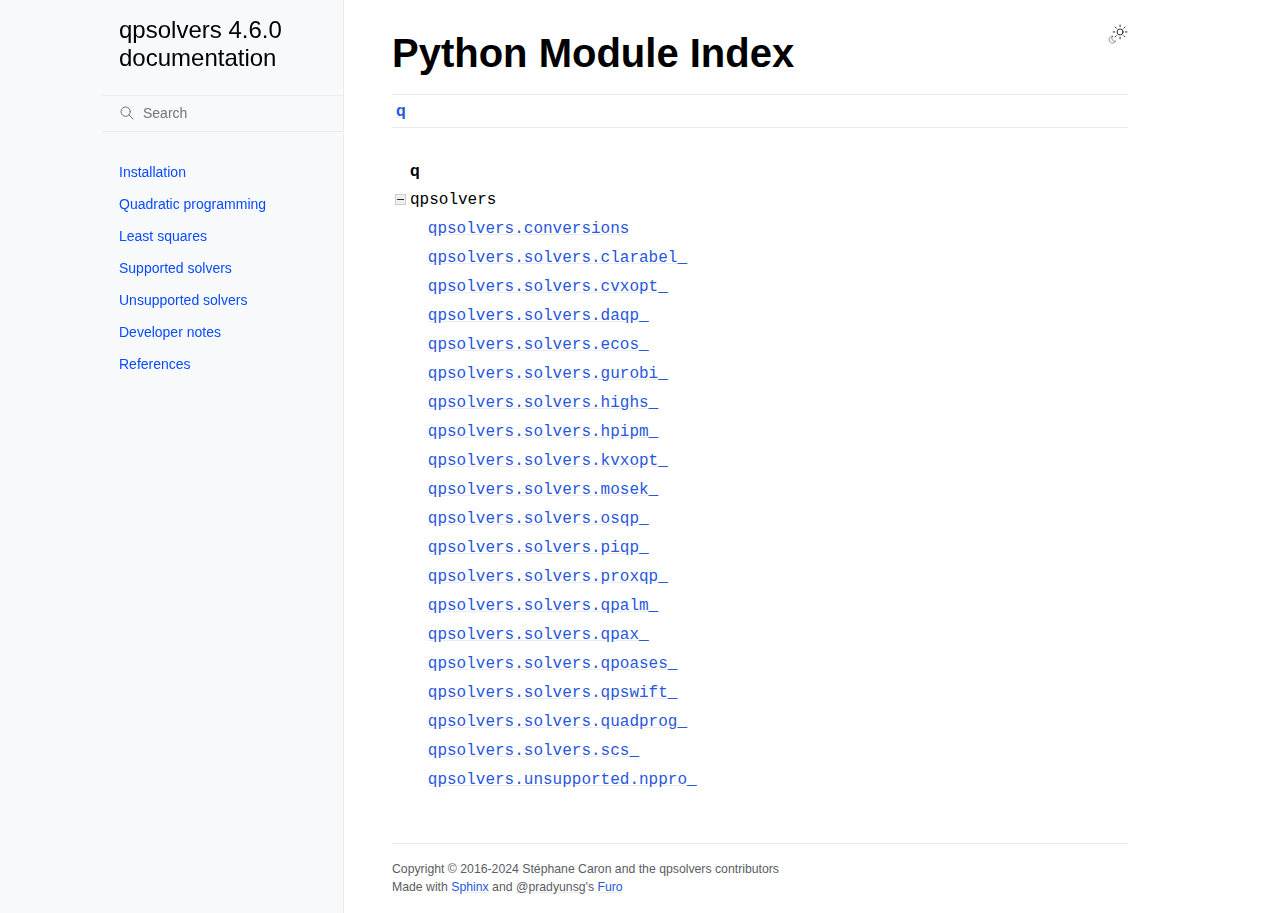
<file: py-modindex.html>
<!doctype html>
<html class="no-js" lang="en" data-content_root="./">
  <head><meta charset="utf-8"/>
    <meta name="viewport" content="width=device-width,initial-scale=1"/>
    <meta name="color-scheme" content="light dark"><link rel="index" title="Index" href="genindex.html" /><link rel="search" title="Search" href="search.html" />

    <!-- Generated with Sphinx 8.1.3 and Furo 2024.08.06 --><title>Python Module Index - qpsolvers 4.6.0 documentation</title>
<link rel="stylesheet" type="text/css" href="_static/pygments.css?v=03e43079" />
    <link rel="stylesheet" type="text/css" href="_static/styles/furo.css?v=354aac6f" />
    <link rel="stylesheet" type="text/css" href="_static/styles/furo-extensions.css?v=302659d7" />
    
    


<style>
  body {
    --color-code-background: #eeffcc;
  --color-code-foreground: black;
  
  }
  @media not print {
    body[data-theme="dark"] {
      --color-code-background: #202020;
  --color-code-foreground: #d0d0d0;
  
    }
    @media (prefers-color-scheme: dark) {
      body:not([data-theme="light"]) {
        --color-code-background: #202020;
  --color-code-foreground: #d0d0d0;
  
      }
    }
  }
</style></head>
  <body>
    
    <script>
      document.body.dataset.theme = localStorage.getItem("theme") || "auto";
    </script>
    

<svg xmlns="http://www.w3.org/2000/svg" style="display: none;">
  <symbol id="svg-toc" viewBox="0 0 24 24">
    <title>Contents</title>
    <svg stroke="currentColor" fill="currentColor" stroke-width="0" viewBox="0 0 1024 1024">
      <path d="M408 442h480c4.4 0 8-3.6 8-8v-56c0-4.4-3.6-8-8-8H408c-4.4 0-8 3.6-8 8v56c0 4.4 3.6 8 8 8zm-8 204c0 4.4 3.6 8 8 8h480c4.4 0 8-3.6 8-8v-56c0-4.4-3.6-8-8-8H408c-4.4 0-8 3.6-8 8v56zm504-486H120c-4.4 0-8 3.6-8 8v56c0 4.4 3.6 8 8 8h784c4.4 0 8-3.6 8-8v-56c0-4.4-3.6-8-8-8zm0 632H120c-4.4 0-8 3.6-8 8v56c0 4.4 3.6 8 8 8h784c4.4 0 8-3.6 8-8v-56c0-4.4-3.6-8-8-8zM115.4 518.9L271.7 642c5.8 4.6 14.4.5 14.4-6.9V388.9c0-7.4-8.5-11.5-14.4-6.9L115.4 505.1a8.74 8.74 0 0 0 0 13.8z"/>
    </svg>
  </symbol>
  <symbol id="svg-menu" viewBox="0 0 24 24">
    <title>Menu</title>
    <svg xmlns="http://www.w3.org/2000/svg" viewBox="0 0 24 24" fill="none" stroke="currentColor"
      stroke-width="2" stroke-linecap="round" stroke-linejoin="round" class="feather-menu">
      <line x1="3" y1="12" x2="21" y2="12"></line>
      <line x1="3" y1="6" x2="21" y2="6"></line>
      <line x1="3" y1="18" x2="21" y2="18"></line>
    </svg>
  </symbol>
  <symbol id="svg-arrow-right" viewBox="0 0 24 24">
    <title>Expand</title>
    <svg xmlns="http://www.w3.org/2000/svg" viewBox="0 0 24 24" fill="none" stroke="currentColor"
      stroke-width="2" stroke-linecap="round" stroke-linejoin="round" class="feather-chevron-right">
      <polyline points="9 18 15 12 9 6"></polyline>
    </svg>
  </symbol>
  <symbol id="svg-sun" viewBox="0 0 24 24">
    <title>Light mode</title>
    <svg xmlns="http://www.w3.org/2000/svg" viewBox="0 0 24 24" fill="none" stroke="currentColor"
      stroke-width="1" stroke-linecap="round" stroke-linejoin="round" class="feather-sun">
      <circle cx="12" cy="12" r="5"></circle>
      <line x1="12" y1="1" x2="12" y2="3"></line>
      <line x1="12" y1="21" x2="12" y2="23"></line>
      <line x1="4.22" y1="4.22" x2="5.64" y2="5.64"></line>
      <line x1="18.36" y1="18.36" x2="19.78" y2="19.78"></line>
      <line x1="1" y1="12" x2="3" y2="12"></line>
      <line x1="21" y1="12" x2="23" y2="12"></line>
      <line x1="4.22" y1="19.78" x2="5.64" y2="18.36"></line>
      <line x1="18.36" y1="5.64" x2="19.78" y2="4.22"></line>
    </svg>
  </symbol>
  <symbol id="svg-moon" viewBox="0 0 24 24">
    <title>Dark mode</title>
    <svg xmlns="http://www.w3.org/2000/svg" viewBox="0 0 24 24" fill="none" stroke="currentColor"
      stroke-width="1" stroke-linecap="round" stroke-linejoin="round" class="icon-tabler-moon">
      <path stroke="none" d="M0 0h24v24H0z" fill="none" />
      <path d="M12 3c.132 0 .263 0 .393 0a7.5 7.5 0 0 0 7.92 12.446a9 9 0 1 1 -8.313 -12.454z" />
    </svg>
  </symbol>
  <symbol id="svg-sun-with-moon" viewBox="0 0 24 24">
    <title>Auto light/dark, in light mode</title>
    <svg xmlns="http://www.w3.org/2000/svg" viewBox="0 0 24 24" fill="none" stroke="currentColor"
      stroke-width="1" stroke-linecap="round" stroke-linejoin="round"
      class="icon-custom-derived-from-feather-sun-and-tabler-moon">
      <path style="opacity: 50%" d="M 5.411 14.504 C 5.471 14.504 5.532 14.504 5.591 14.504 C 3.639 16.319 4.383 19.569 6.931 20.352 C 7.693 20.586 8.512 20.551 9.25 20.252 C 8.023 23.207 4.056 23.725 2.11 21.184 C 0.166 18.642 1.702 14.949 4.874 14.536 C 5.051 14.512 5.231 14.5 5.411 14.5 L 5.411 14.504 Z"/>
      <line x1="14.5" y1="3.25" x2="14.5" y2="1.25"/>
      <line x1="14.5" y1="15.85" x2="14.5" y2="17.85"/>
      <line x1="10.044" y1="5.094" x2="8.63" y2="3.68"/>
      <line x1="19" y1="14.05" x2="20.414" y2="15.464"/>
      <line x1="8.2" y1="9.55" x2="6.2" y2="9.55"/>
      <line x1="20.8" y1="9.55" x2="22.8" y2="9.55"/>
      <line x1="10.044" y1="14.006" x2="8.63" y2="15.42"/>
      <line x1="19" y1="5.05" x2="20.414" y2="3.636"/>
      <circle cx="14.5" cy="9.55" r="3.6"/>
    </svg>
  </symbol>
  <symbol id="svg-moon-with-sun" viewBox="0 0 24 24">
    <title>Auto light/dark, in dark mode</title>
    <svg xmlns="http://www.w3.org/2000/svg" viewBox="0 0 24 24" fill="none" stroke="currentColor"
      stroke-width="1" stroke-linecap="round" stroke-linejoin="round"
      class="icon-custom-derived-from-feather-sun-and-tabler-moon">
      <path d="M 8.282 7.007 C 8.385 7.007 8.494 7.007 8.595 7.007 C 5.18 10.184 6.481 15.869 10.942 17.24 C 12.275 17.648 13.706 17.589 15 17.066 C 12.851 22.236 5.91 23.143 2.505 18.696 C -0.897 14.249 1.791 7.786 7.342 7.063 C 7.652 7.021 7.965 7 8.282 7 L 8.282 7.007 Z"/>
      <line style="opacity: 50%" x1="18" y1="3.705" x2="18" y2="2.5"/>
      <line style="opacity: 50%" x1="18" y1="11.295" x2="18" y2="12.5"/>
      <line style="opacity: 50%" x1="15.316" y1="4.816" x2="14.464" y2="3.964"/>
      <line style="opacity: 50%" x1="20.711" y1="10.212" x2="21.563" y2="11.063"/>
      <line style="opacity: 50%" x1="14.205" y1="7.5" x2="13.001" y2="7.5"/>
      <line style="opacity: 50%" x1="21.795" y1="7.5" x2="23" y2="7.5"/>
      <line style="opacity: 50%" x1="15.316" y1="10.184" x2="14.464" y2="11.036"/>
      <line style="opacity: 50%" x1="20.711" y1="4.789" x2="21.563" y2="3.937"/>
      <circle style="opacity: 50%" cx="18" cy="7.5" r="2.169"/>
    </svg>
  </symbol>
  <symbol id="svg-pencil" viewBox="0 0 24 24">
    <svg xmlns="http://www.w3.org/2000/svg" viewBox="0 0 24 24" fill="none" stroke="currentColor"
      stroke-width="1" stroke-linecap="round" stroke-linejoin="round" class="icon-tabler-pencil-code">
      <path d="M4 20h4l10.5 -10.5a2.828 2.828 0 1 0 -4 -4l-10.5 10.5v4" />
      <path d="M13.5 6.5l4 4" />
      <path d="M20 21l2 -2l-2 -2" />
      <path d="M17 17l-2 2l2 2" />
    </svg>
  </symbol>
  <symbol id="svg-eye" viewBox="0 0 24 24">
    <svg xmlns="http://www.w3.org/2000/svg" viewBox="0 0 24 24" fill="none" stroke="currentColor"
      stroke-width="1" stroke-linecap="round" stroke-linejoin="round" class="icon-tabler-eye-code">
      <path stroke="none" d="M0 0h24v24H0z" fill="none" />
      <path d="M10 12a2 2 0 1 0 4 0a2 2 0 0 0 -4 0" />
      <path
        d="M11.11 17.958c-3.209 -.307 -5.91 -2.293 -8.11 -5.958c2.4 -4 5.4 -6 9 -6c3.6 0 6.6 2 9 6c-.21 .352 -.427 .688 -.647 1.008" />
      <path d="M20 21l2 -2l-2 -2" />
      <path d="M17 17l-2 2l2 2" />
    </svg>
  </symbol>
</svg>

<input type="checkbox" class="sidebar-toggle" name="__navigation" id="__navigation">
<input type="checkbox" class="sidebar-toggle" name="__toc" id="__toc">
<label class="overlay sidebar-overlay" for="__navigation">
  <div class="visually-hidden">Hide navigation sidebar</div>
</label>
<label class="overlay toc-overlay" for="__toc">
  <div class="visually-hidden">Hide table of contents sidebar</div>
</label>

<a class="skip-to-content muted-link" href="#furo-main-content">Skip to content</a>



<div class="page">
  <header class="mobile-header">
    <div class="header-left">
      <label class="nav-overlay-icon" for="__navigation">
        <div class="visually-hidden">Toggle site navigation sidebar</div>
        <i class="icon"><svg><use href="#svg-menu"></use></svg></i>
      </label>
    </div>
    <div class="header-center">
      <a href="index.html"><div class="brand">qpsolvers 4.6.0 documentation</div></a>
    </div>
    <div class="header-right">
      <div class="theme-toggle-container theme-toggle-header">
        <button class="theme-toggle">
          <div class="visually-hidden">Toggle Light / Dark / Auto color theme</div>
          <svg class="theme-icon-when-auto-light"><use href="#svg-sun-with-moon"></use></svg>
          <svg class="theme-icon-when-auto-dark"><use href="#svg-moon-with-sun"></use></svg>
          <svg class="theme-icon-when-dark"><use href="#svg-moon"></use></svg>
          <svg class="theme-icon-when-light"><use href="#svg-sun"></use></svg>
        </button>
      </div>
      <label class="toc-overlay-icon toc-header-icon no-toc" for="__toc">
        <div class="visually-hidden">Toggle table of contents sidebar</div>
        <i class="icon"><svg><use href="#svg-toc"></use></svg></i>
      </label>
    </div>
  </header>
  <aside class="sidebar-drawer">
    <div class="sidebar-container">
      
      <div class="sidebar-sticky"><a class="sidebar-brand" href="index.html">
  
  
  <span class="sidebar-brand-text">qpsolvers 4.6.0 documentation</span>
  
</a><form class="sidebar-search-container" method="get" action="search.html" role="search">
  <input class="sidebar-search" placeholder="Search" name="q" aria-label="Search">
  <input type="hidden" name="check_keywords" value="yes">
  <input type="hidden" name="area" value="default">
</form>
<div id="searchbox"></div><div class="sidebar-scroll"><div class="sidebar-tree">
  <ul>
<li class="toctree-l1"><a class="reference internal" href="installation.html">Installation</a></li>
<li class="toctree-l1"><a class="reference internal" href="quadratic-programming.html">Quadratic programming</a></li>
<li class="toctree-l1"><a class="reference internal" href="least-squares.html">Least squares</a></li>
<li class="toctree-l1"><a class="reference internal" href="supported-solvers.html">Supported solvers</a></li>
<li class="toctree-l1"><a class="reference internal" href="unsupported-solvers.html">Unsupported solvers</a></li>
<li class="toctree-l1"><a class="reference internal" href="developer-notes.html">Developer notes</a></li>
<li class="toctree-l1"><a class="reference internal" href="references.html">References</a></li>
</ul>

</div>
</div>

      </div>
      
    </div>
  </aside>
  <div class="main">
    <div class="content">
      <div class="article-container">
        <a href="#" class="back-to-top muted-link">
          <svg xmlns="http://www.w3.org/2000/svg" viewBox="0 0 24 24">
            <path d="M13 20h-2V8l-5.5 5.5-1.42-1.42L12 4.16l7.92 7.92-1.42 1.42L13 8v12z"></path>
          </svg>
          <span>Back to top</span>
        </a>
        <div class="content-icon-container">
          <div class="theme-toggle-container theme-toggle-content">
            <button class="theme-toggle">
              <div class="visually-hidden">Toggle Light / Dark / Auto color theme</div>
              <svg class="theme-icon-when-auto-light"><use href="#svg-sun-with-moon"></use></svg>
              <svg class="theme-icon-when-auto-dark"><use href="#svg-moon-with-sun"></use></svg>
              <svg class="theme-icon-when-dark"><use href="#svg-moon"></use></svg>
              <svg class="theme-icon-when-light"><use href="#svg-sun"></use></svg>
            </button>
          </div>
          <label class="toc-overlay-icon toc-content-icon no-toc" for="__toc">
            <div class="visually-hidden">Toggle table of contents sidebar</div>
            <i class="icon"><svg><use href="#svg-toc"></use></svg></i>
          </label>
        </div>
        <article role="main" id="furo-main-content">
          
<section class="domainindex-section">
  <h1>Python Module Index</h1>
  <div class="domainindex-jumpbox"><a href="#cap-q"><strong>q</strong></a></div>
</section>
<table class="domainindex-table">
  <tr class="pcap">
    <td></td><td>&#160;</td><td></td>
  </tr>
  <tr class="cap" id="cap-q">
    <td></td><td><strong>q</strong></td><td></td>
  </tr>
  <tr>
    <td><img src="_static/minus.png" class="toggler"
              id="toggle-1" style="display: none" alt="-" /></td>
    <td>
        <code class="xref">qpsolvers</code></td><td>
    <em></em></td>
  </tr>
  <tr class="cg-1">
    <td></td>
    <td>&#160;&#160;&#160;
        <a href="developer-notes.html#module-qpsolvers.conversions"><code class="xref">qpsolvers.conversions</code></a></td><td>
    <em></em></td>
  </tr>
  <tr class="cg-1">
    <td></td>
    <td>&#160;&#160;&#160;
        <a href="supported-solvers.html#module-qpsolvers.solvers.clarabel_"><code class="xref">qpsolvers.solvers.clarabel_</code></a></td><td>
    <em></em></td>
  </tr>
  <tr class="cg-1">
    <td></td>
    <td>&#160;&#160;&#160;
        <a href="supported-solvers.html#module-qpsolvers.solvers.cvxopt_"><code class="xref">qpsolvers.solvers.cvxopt_</code></a></td><td>
    <em></em></td>
  </tr>
  <tr class="cg-1">
    <td></td>
    <td>&#160;&#160;&#160;
        <a href="supported-solvers.html#module-qpsolvers.solvers.daqp_"><code class="xref">qpsolvers.solvers.daqp_</code></a></td><td>
    <em></em></td>
  </tr>
  <tr class="cg-1">
    <td></td>
    <td>&#160;&#160;&#160;
        <a href="supported-solvers.html#module-qpsolvers.solvers.ecos_"><code class="xref">qpsolvers.solvers.ecos_</code></a></td><td>
    <em></em></td>
  </tr>
  <tr class="cg-1">
    <td></td>
    <td>&#160;&#160;&#160;
        <a href="supported-solvers.html#module-qpsolvers.solvers.gurobi_"><code class="xref">qpsolvers.solvers.gurobi_</code></a></td><td>
    <em></em></td>
  </tr>
  <tr class="cg-1">
    <td></td>
    <td>&#160;&#160;&#160;
        <a href="supported-solvers.html#module-qpsolvers.solvers.highs_"><code class="xref">qpsolvers.solvers.highs_</code></a></td><td>
    <em></em></td>
  </tr>
  <tr class="cg-1">
    <td></td>
    <td>&#160;&#160;&#160;
        <a href="supported-solvers.html#module-qpsolvers.solvers.hpipm_"><code class="xref">qpsolvers.solvers.hpipm_</code></a></td><td>
    <em></em></td>
  </tr>
  <tr class="cg-1">
    <td></td>
    <td>&#160;&#160;&#160;
        <a href="supported-solvers.html#module-qpsolvers.solvers.kvxopt_"><code class="xref">qpsolvers.solvers.kvxopt_</code></a></td><td>
    <em></em></td>
  </tr>
  <tr class="cg-1">
    <td></td>
    <td>&#160;&#160;&#160;
        <a href="supported-solvers.html#module-qpsolvers.solvers.mosek_"><code class="xref">qpsolvers.solvers.mosek_</code></a></td><td>
    <em></em></td>
  </tr>
  <tr class="cg-1">
    <td></td>
    <td>&#160;&#160;&#160;
        <a href="supported-solvers.html#module-qpsolvers.solvers.osqp_"><code class="xref">qpsolvers.solvers.osqp_</code></a></td><td>
    <em></em></td>
  </tr>
  <tr class="cg-1">
    <td></td>
    <td>&#160;&#160;&#160;
        <a href="supported-solvers.html#module-qpsolvers.solvers.piqp_"><code class="xref">qpsolvers.solvers.piqp_</code></a></td><td>
    <em></em></td>
  </tr>
  <tr class="cg-1">
    <td></td>
    <td>&#160;&#160;&#160;
        <a href="supported-solvers.html#module-qpsolvers.solvers.proxqp_"><code class="xref">qpsolvers.solvers.proxqp_</code></a></td><td>
    <em></em></td>
  </tr>
  <tr class="cg-1">
    <td></td>
    <td>&#160;&#160;&#160;
        <a href="supported-solvers.html#module-qpsolvers.solvers.qpalm_"><code class="xref">qpsolvers.solvers.qpalm_</code></a></td><td>
    <em></em></td>
  </tr>
  <tr class="cg-1">
    <td></td>
    <td>&#160;&#160;&#160;
        <a href="supported-solvers.html#module-qpsolvers.solvers.qpax_"><code class="xref">qpsolvers.solvers.qpax_</code></a></td><td>
    <em></em></td>
  </tr>
  <tr class="cg-1">
    <td></td>
    <td>&#160;&#160;&#160;
        <a href="supported-solvers.html#module-qpsolvers.solvers.qpoases_"><code class="xref">qpsolvers.solvers.qpoases_</code></a></td><td>
    <em></em></td>
  </tr>
  <tr class="cg-1">
    <td></td>
    <td>&#160;&#160;&#160;
        <a href="supported-solvers.html#module-qpsolvers.solvers.qpswift_"><code class="xref">qpsolvers.solvers.qpswift_</code></a></td><td>
    <em></em></td>
  </tr>
  <tr class="cg-1">
    <td></td>
    <td>&#160;&#160;&#160;
        <a href="supported-solvers.html#module-qpsolvers.solvers.quadprog_"><code class="xref">qpsolvers.solvers.quadprog_</code></a></td><td>
    <em></em></td>
  </tr>
  <tr class="cg-1">
    <td></td>
    <td>&#160;&#160;&#160;
        <a href="supported-solvers.html#module-qpsolvers.solvers.scs_"><code class="xref">qpsolvers.solvers.scs_</code></a></td><td>
    <em></em></td>
  </tr>
  <tr class="cg-1">
    <td></td>
    <td>&#160;&#160;&#160;
        <a href="unsupported-solvers.html#module-qpsolvers.unsupported.nppro_"><code class="xref">qpsolvers.unsupported.nppro_</code></a></td><td>
    <em></em></td>
  </tr>
</table>

        </article>
      </div>
      <footer>
        
        <div class="related-pages">
          
          
        </div>
        <div class="bottom-of-page">
          <div class="left-details">
            <div class="copyright">
                Copyright &#169; 2016-2024 Stéphane Caron and the qpsolvers contributors
            </div>
            Made with <a href="https://www.sphinx-doc.org/">Sphinx</a> and <a class="muted-link" href="https://pradyunsg.me">@pradyunsg</a>'s
            
            <a href="https://github.com/pradyunsg/furo">Furo</a>
            
          </div>
          <div class="right-details">
            
          </div>
        </div>
        
      </footer>
    </div>
    <aside class="toc-drawer no-toc">
      
      
      
    </aside>
  </div>
</div><script src="_static/documentation_options.js?v=cc8a4273"></script>
    <script src="_static/doctools.js?v=9bcbadda"></script>
    <script src="_static/sphinx_highlight.js?v=dc90522c"></script>
    <script src="_static/scripts/furo.js?v=5fa4622c"></script>
    </body>
</html>
</file>
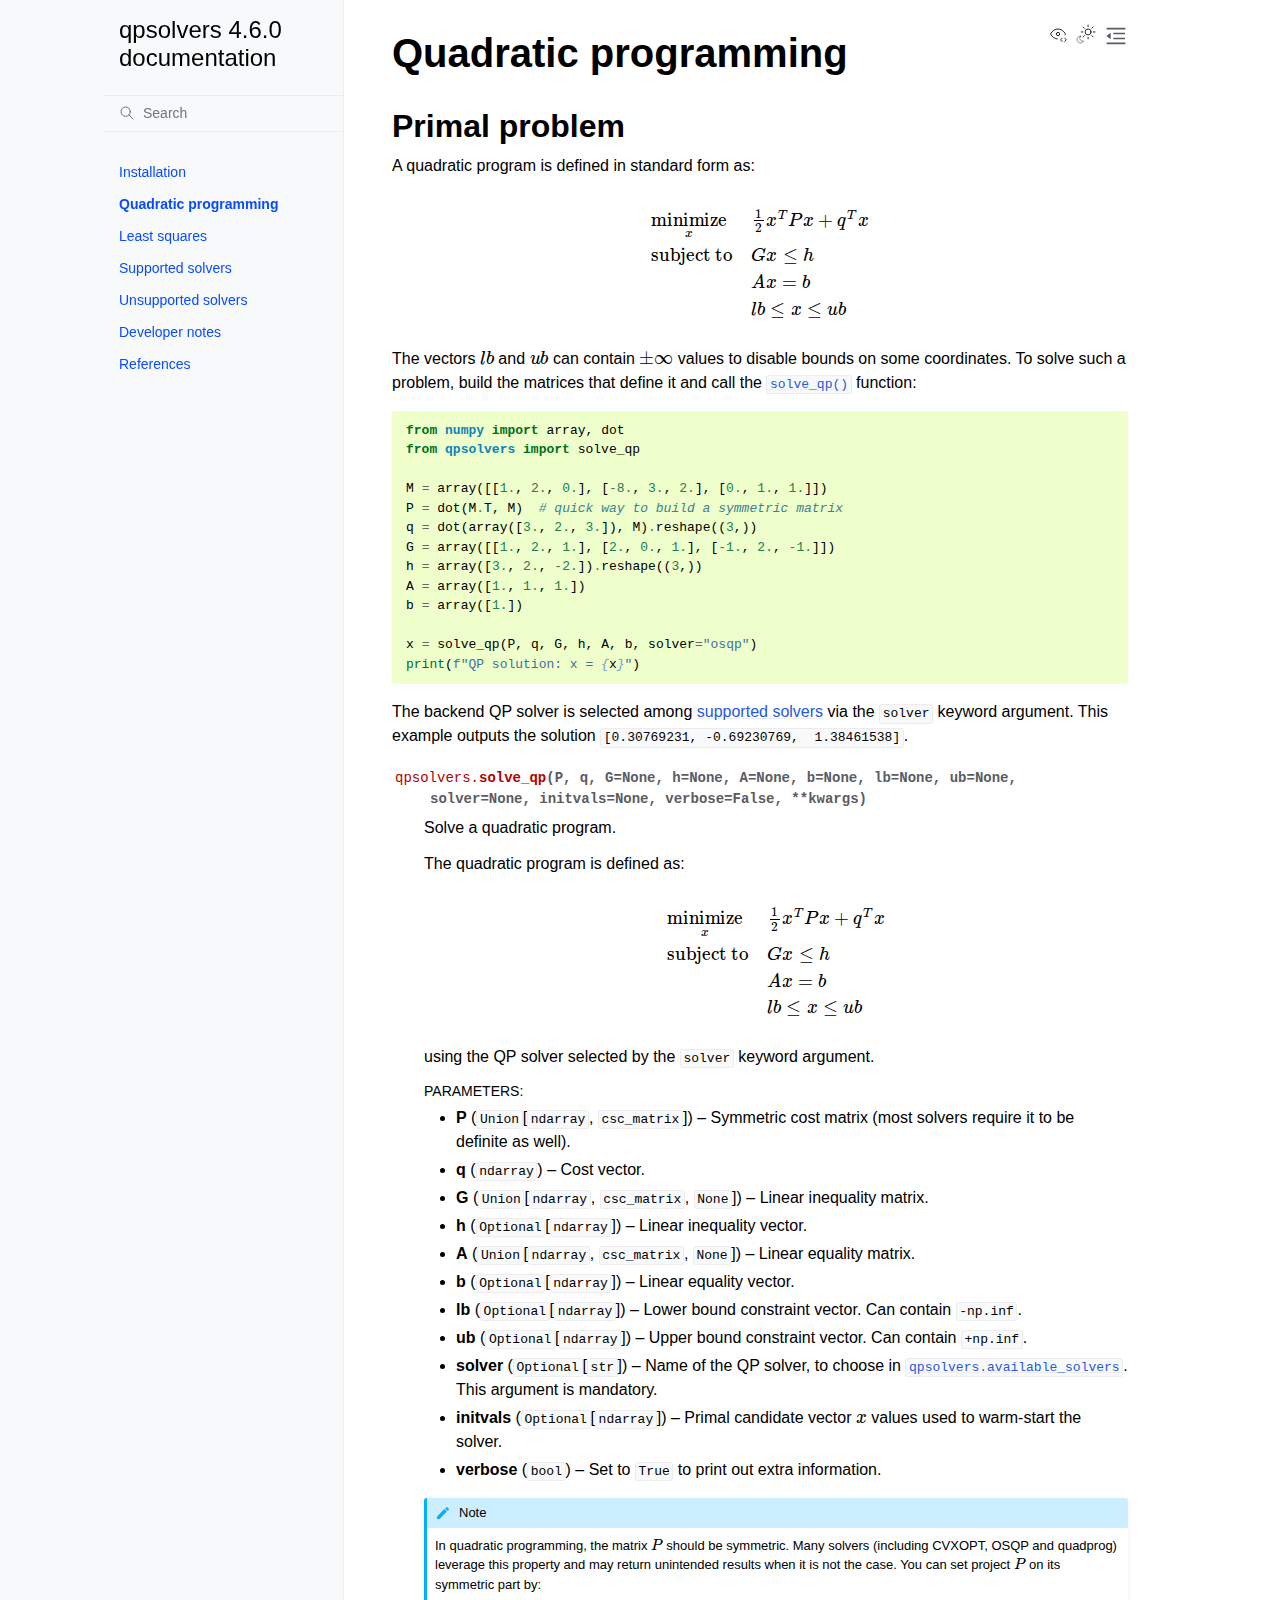
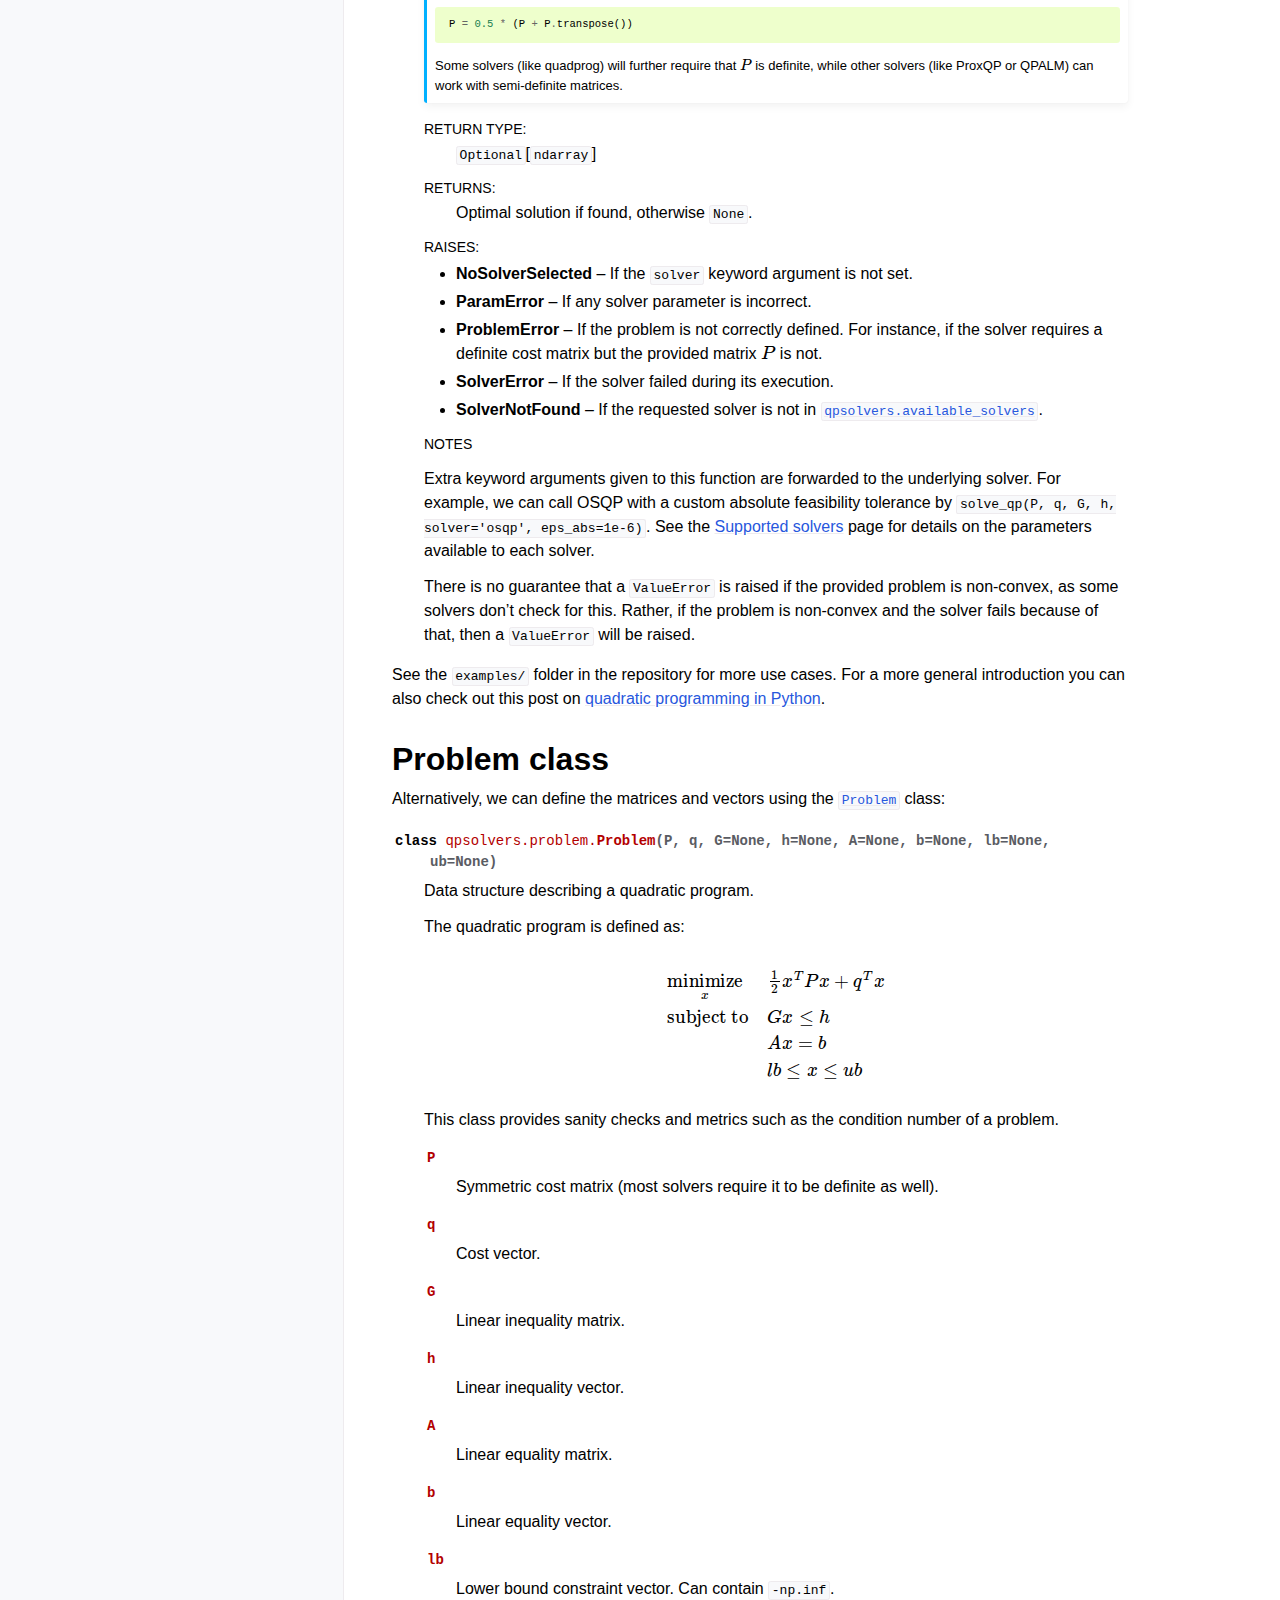
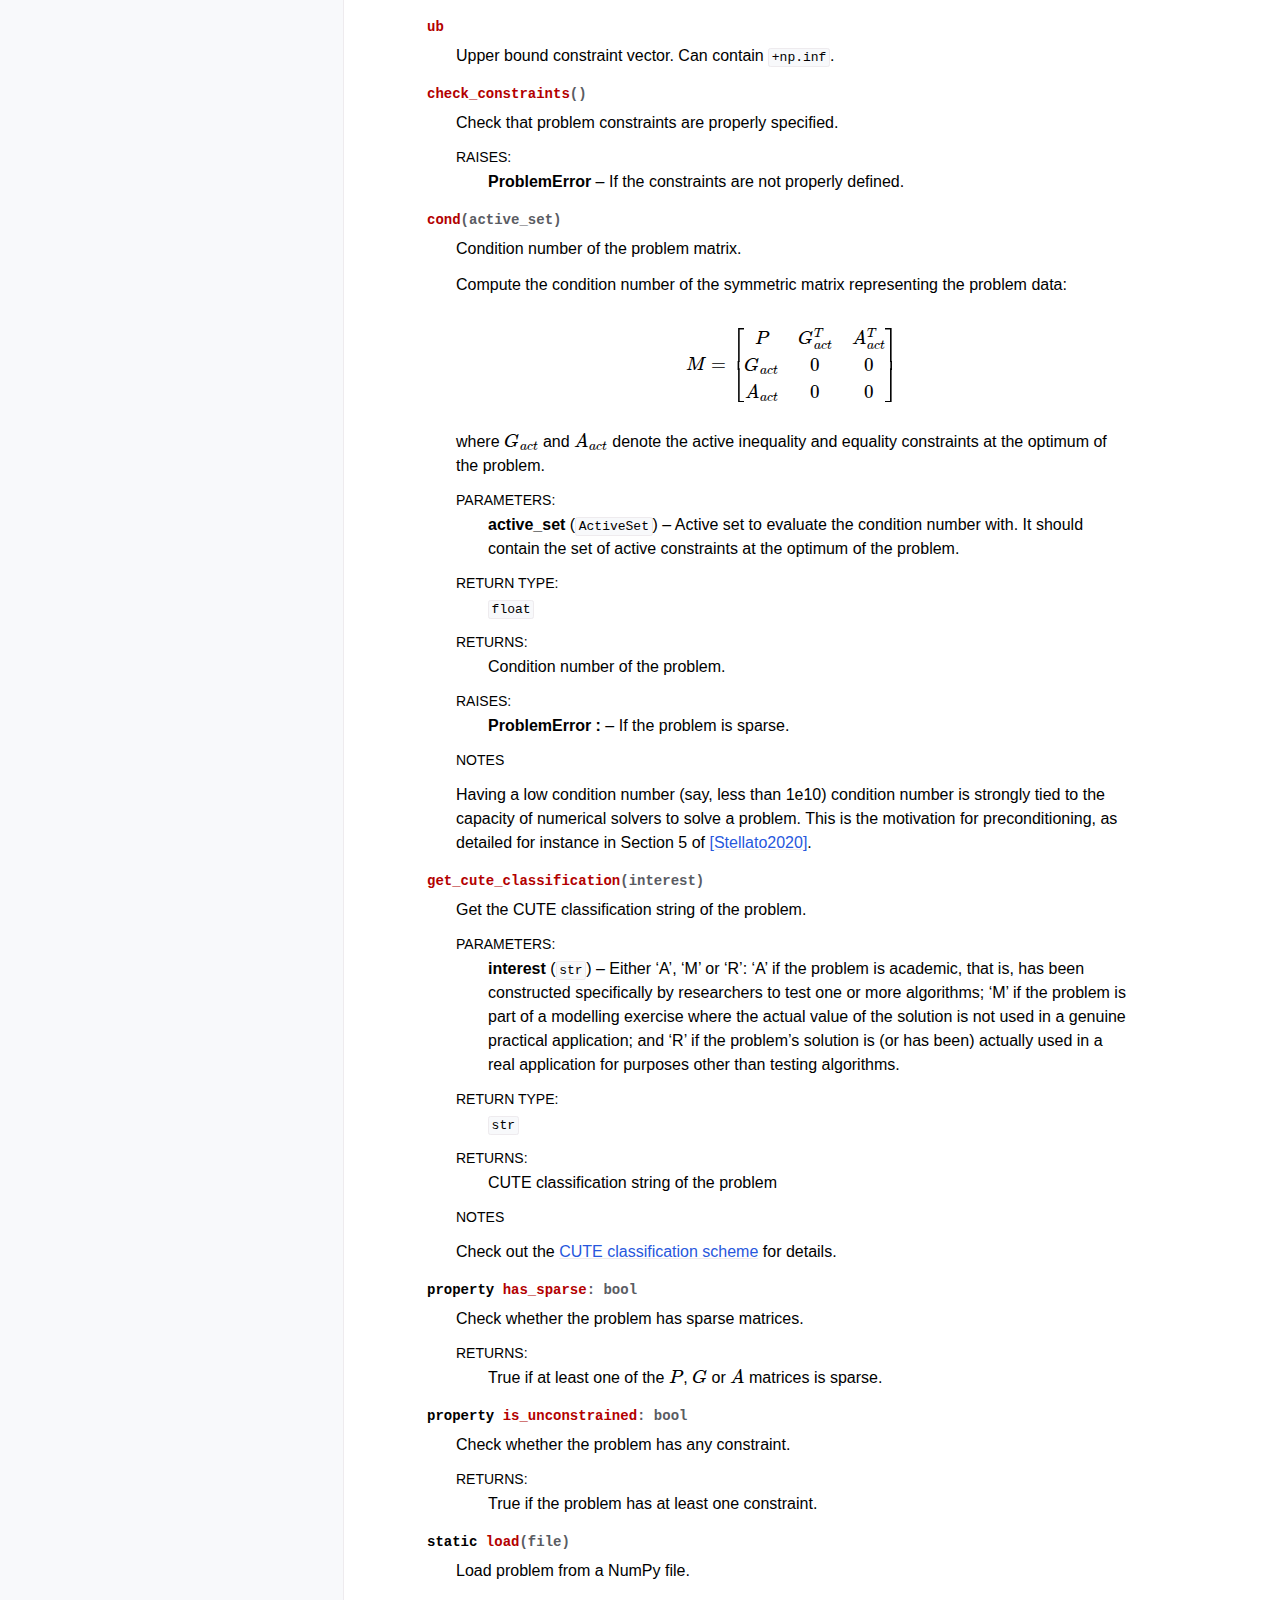
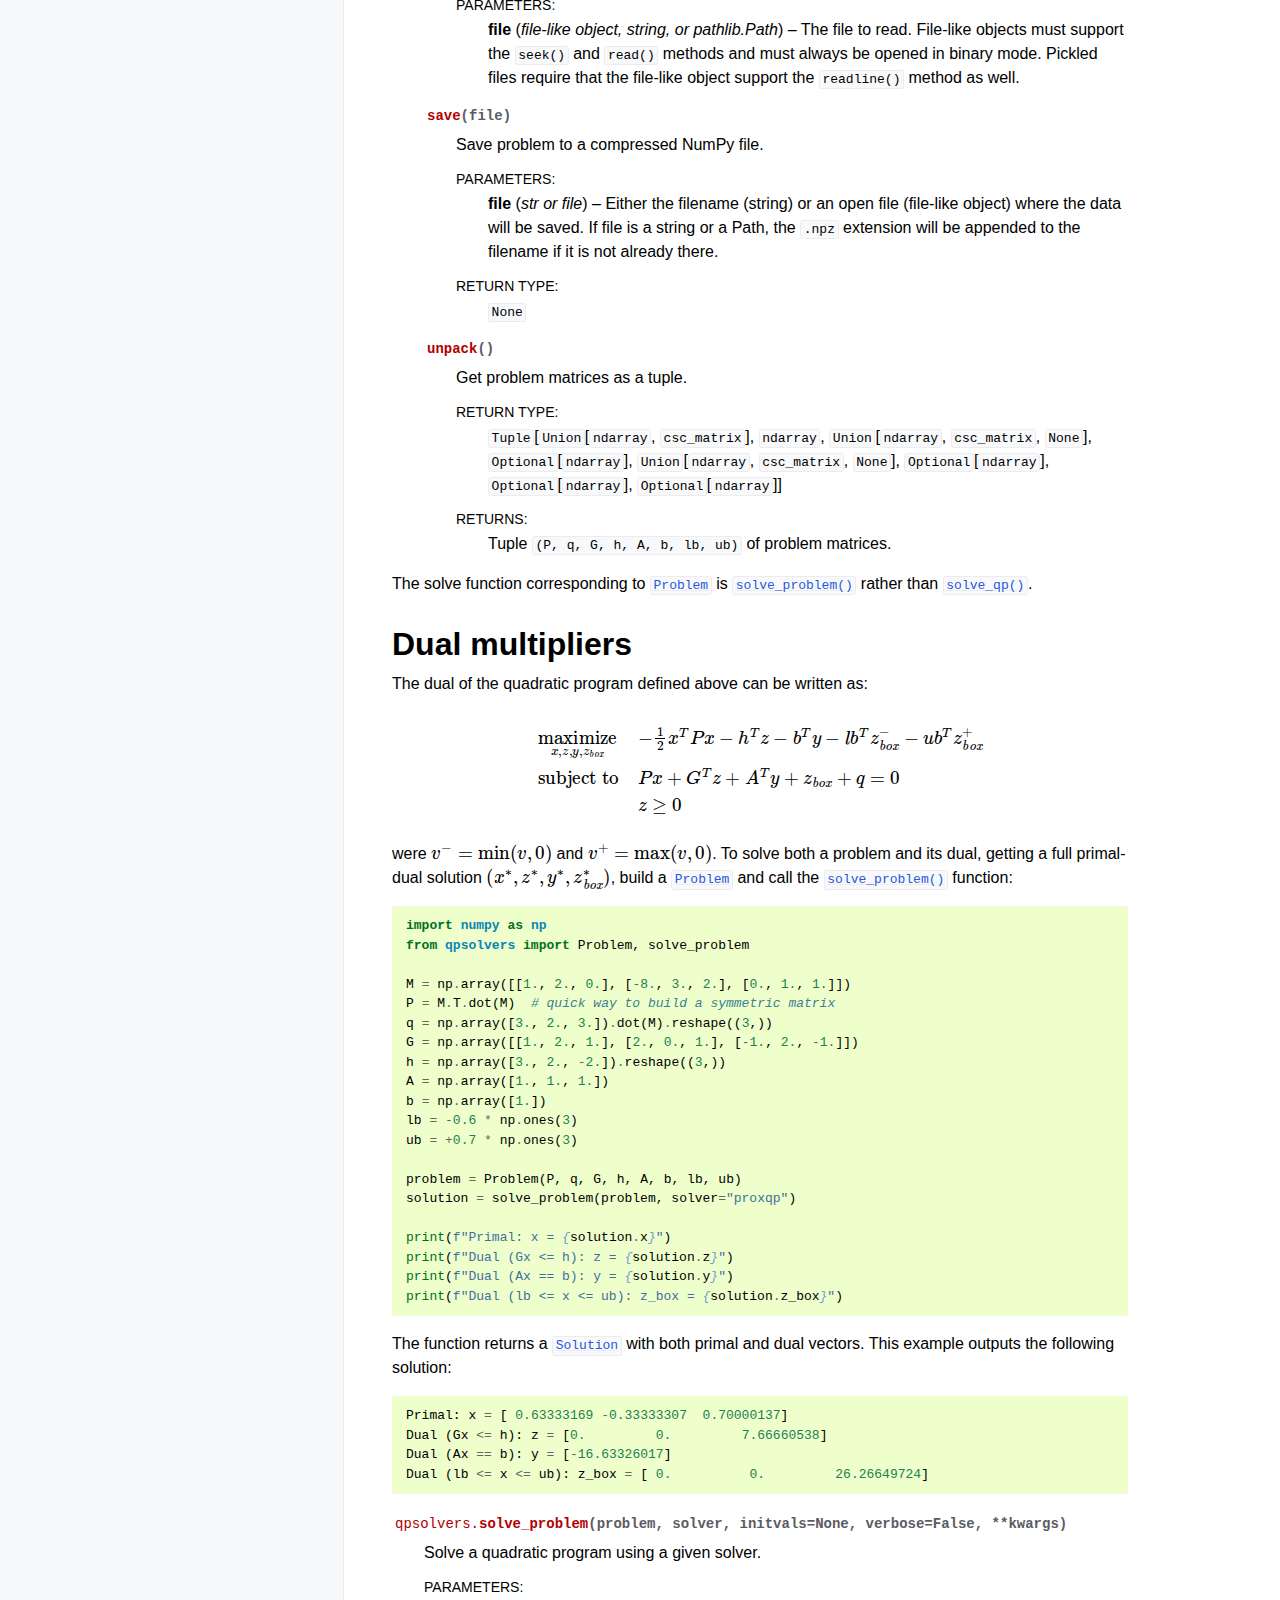
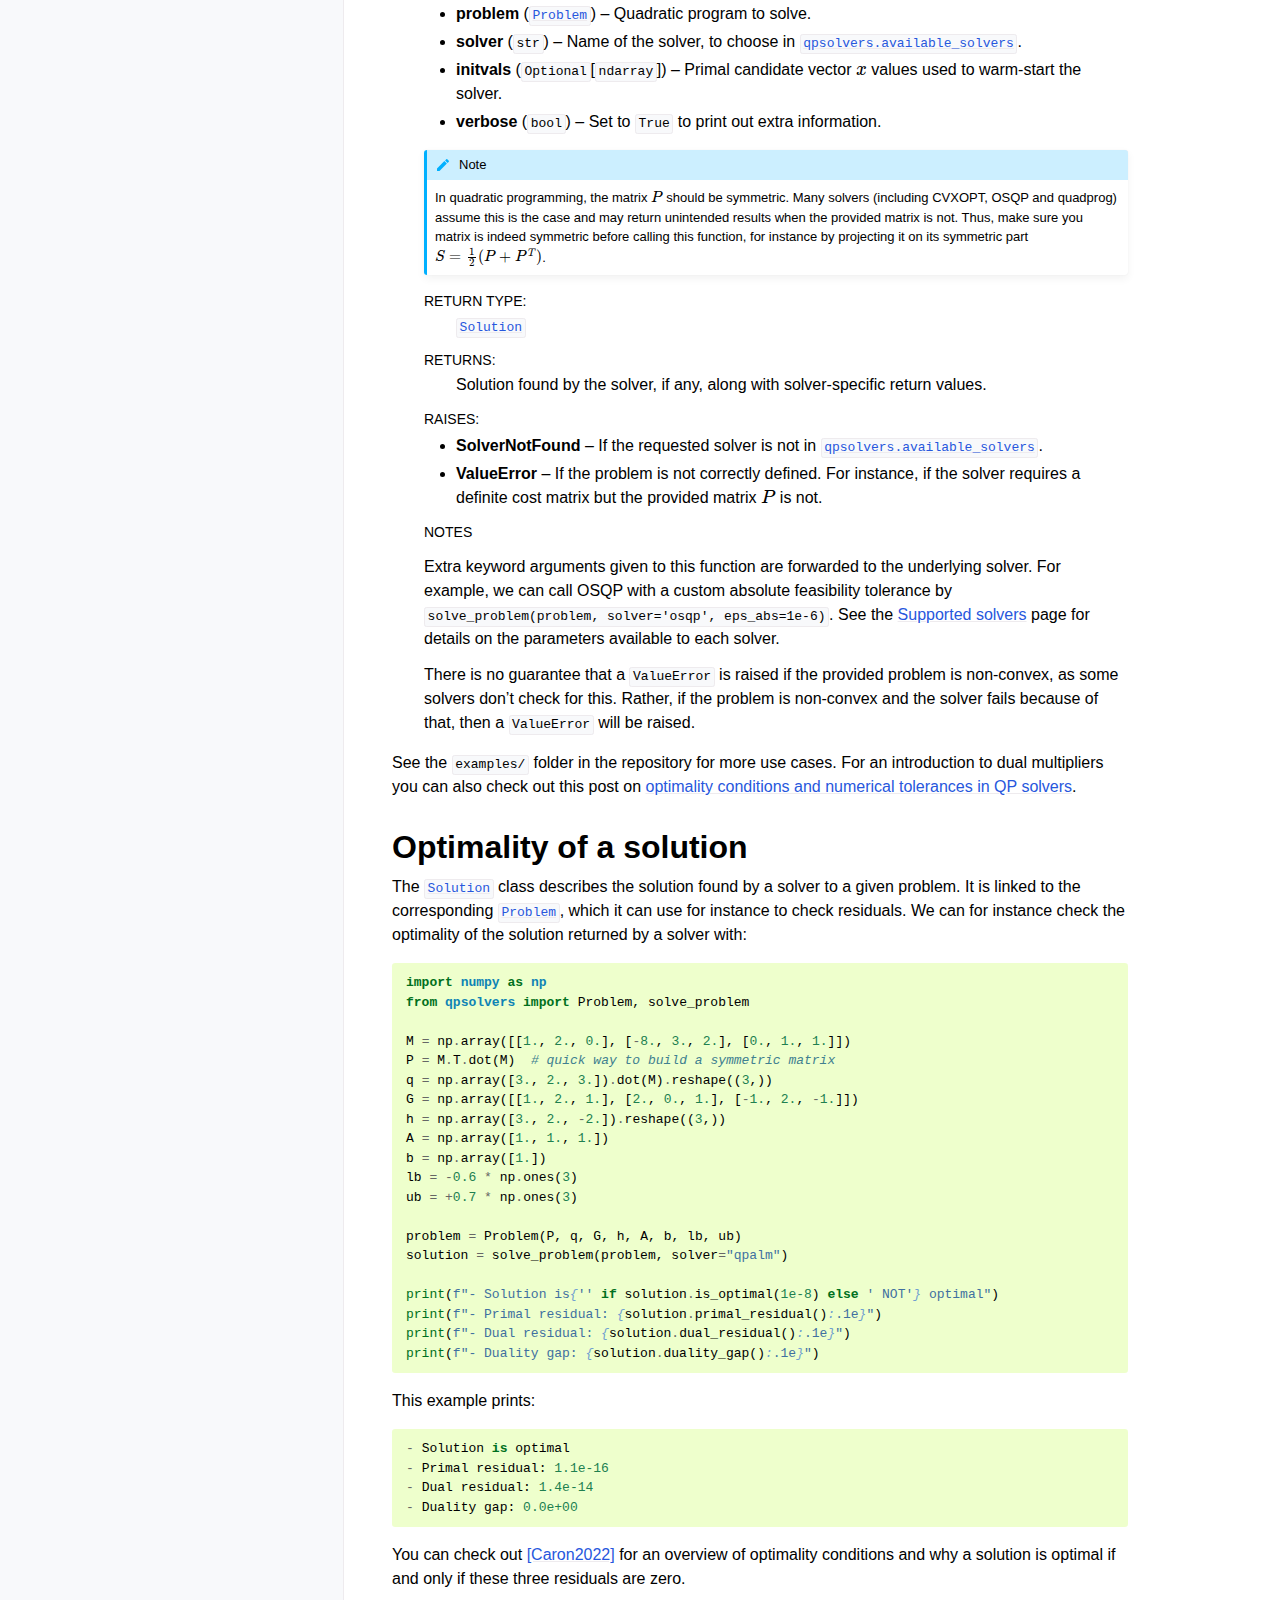
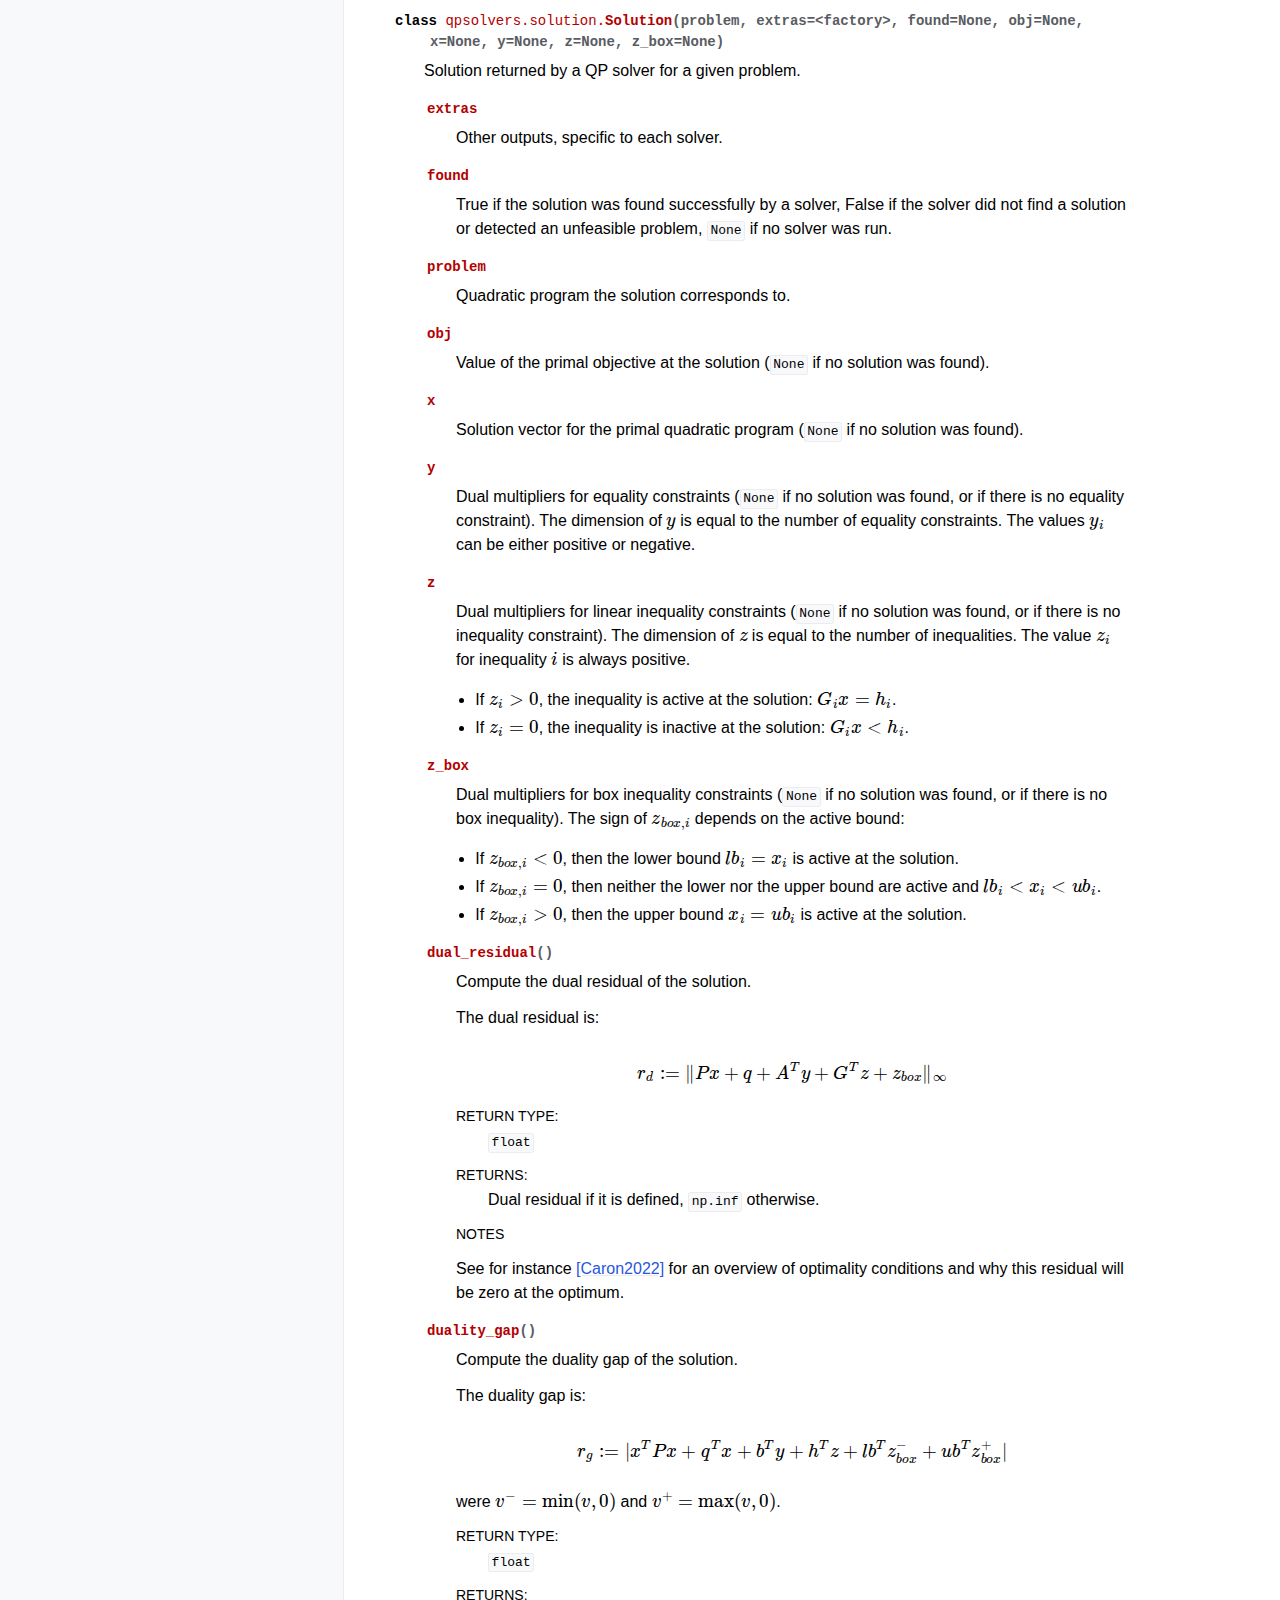
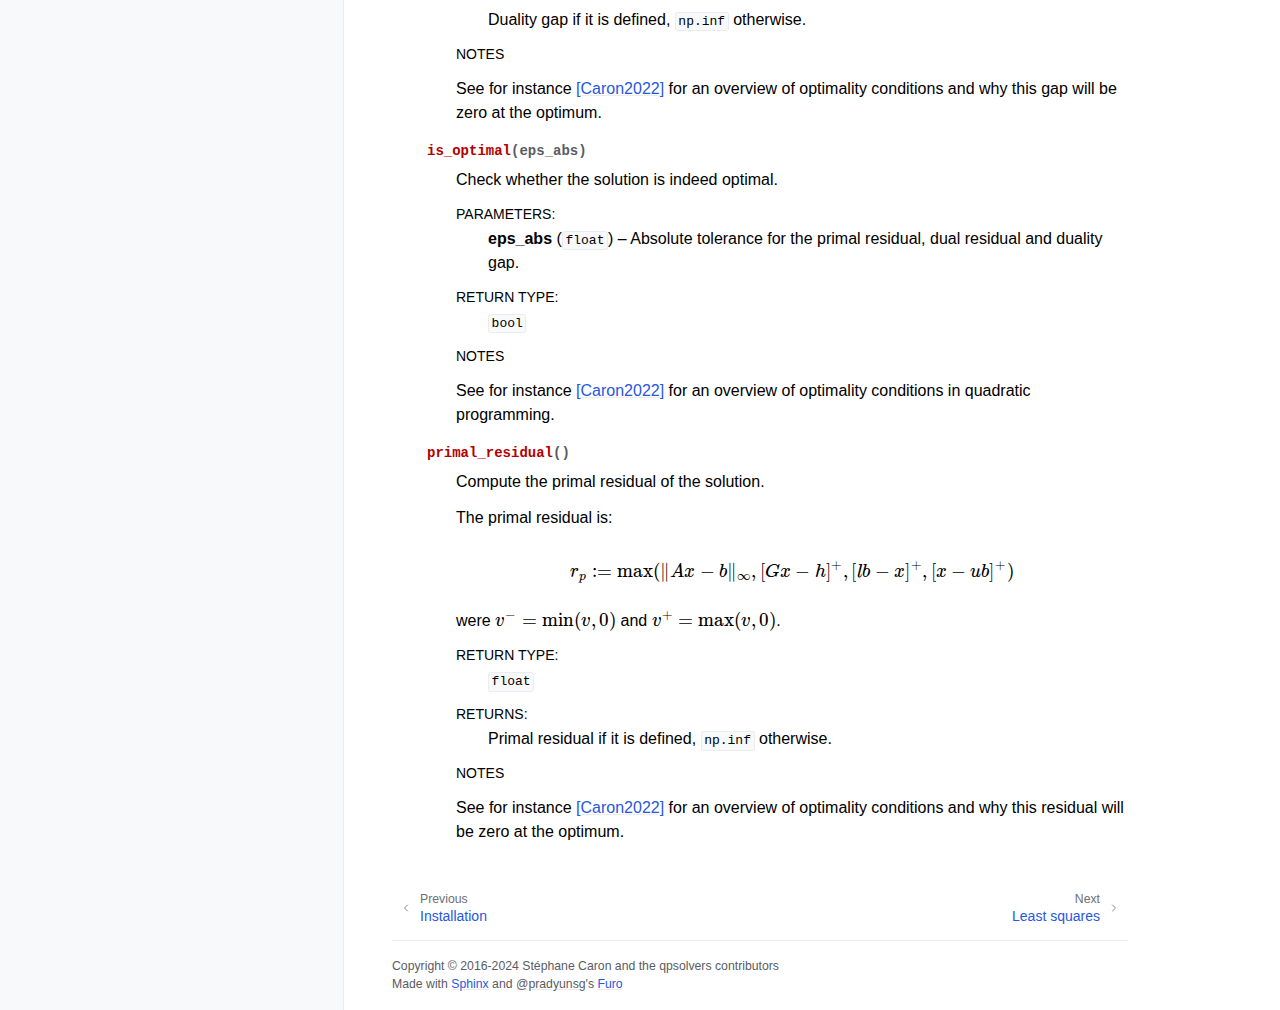
<file: quadratic-programming.html>
<!doctype html>
<html class="no-js" lang="en" data-content_root="./">
  <head><meta charset="utf-8"/>
    <meta name="viewport" content="width=device-width,initial-scale=1"/>
    <meta name="color-scheme" content="light dark"><meta name="viewport" content="width=device-width, initial-scale=1" />
<link rel="index" title="Index" href="genindex.html" /><link rel="search" title="Search" href="search.html" /><link rel="next" title="Least squares" href="least-squares.html" /><link rel="prev" title="Installation" href="installation.html" />

    <!-- Generated with Sphinx 8.1.3 and Furo 2024.08.06 -->
        <title>Quadratic programming - qpsolvers 4.6.0 documentation</title>
      <link rel="stylesheet" type="text/css" href="_static/pygments.css?v=03e43079" />
    <link rel="stylesheet" type="text/css" href="_static/styles/furo.css?v=354aac6f" />
    <link rel="stylesheet" type="text/css" href="_static/styles/furo-extensions.css?v=302659d7" />
    
    


<style>
  body {
    --color-code-background: #eeffcc;
  --color-code-foreground: black;
  
  }
  @media not print {
    body[data-theme="dark"] {
      --color-code-background: #202020;
  --color-code-foreground: #d0d0d0;
  
    }
    @media (prefers-color-scheme: dark) {
      body:not([data-theme="light"]) {
        --color-code-background: #202020;
  --color-code-foreground: #d0d0d0;
  
      }
    }
  }
</style></head>
  <body>
    
    <script>
      document.body.dataset.theme = localStorage.getItem("theme") || "auto";
    </script>
    

<svg xmlns="http://www.w3.org/2000/svg" style="display: none;">
  <symbol id="svg-toc" viewBox="0 0 24 24">
    <title>Contents</title>
    <svg stroke="currentColor" fill="currentColor" stroke-width="0" viewBox="0 0 1024 1024">
      <path d="M408 442h480c4.4 0 8-3.6 8-8v-56c0-4.4-3.6-8-8-8H408c-4.4 0-8 3.6-8 8v56c0 4.4 3.6 8 8 8zm-8 204c0 4.4 3.6 8 8 8h480c4.4 0 8-3.6 8-8v-56c0-4.4-3.6-8-8-8H408c-4.4 0-8 3.6-8 8v56zm504-486H120c-4.4 0-8 3.6-8 8v56c0 4.4 3.6 8 8 8h784c4.4 0 8-3.6 8-8v-56c0-4.4-3.6-8-8-8zm0 632H120c-4.4 0-8 3.6-8 8v56c0 4.4 3.6 8 8 8h784c4.4 0 8-3.6 8-8v-56c0-4.4-3.6-8-8-8zM115.4 518.9L271.7 642c5.8 4.6 14.4.5 14.4-6.9V388.9c0-7.4-8.5-11.5-14.4-6.9L115.4 505.1a8.74 8.74 0 0 0 0 13.8z"/>
    </svg>
  </symbol>
  <symbol id="svg-menu" viewBox="0 0 24 24">
    <title>Menu</title>
    <svg xmlns="http://www.w3.org/2000/svg" viewBox="0 0 24 24" fill="none" stroke="currentColor"
      stroke-width="2" stroke-linecap="round" stroke-linejoin="round" class="feather-menu">
      <line x1="3" y1="12" x2="21" y2="12"></line>
      <line x1="3" y1="6" x2="21" y2="6"></line>
      <line x1="3" y1="18" x2="21" y2="18"></line>
    </svg>
  </symbol>
  <symbol id="svg-arrow-right" viewBox="0 0 24 24">
    <title>Expand</title>
    <svg xmlns="http://www.w3.org/2000/svg" viewBox="0 0 24 24" fill="none" stroke="currentColor"
      stroke-width="2" stroke-linecap="round" stroke-linejoin="round" class="feather-chevron-right">
      <polyline points="9 18 15 12 9 6"></polyline>
    </svg>
  </symbol>
  <symbol id="svg-sun" viewBox="0 0 24 24">
    <title>Light mode</title>
    <svg xmlns="http://www.w3.org/2000/svg" viewBox="0 0 24 24" fill="none" stroke="currentColor"
      stroke-width="1" stroke-linecap="round" stroke-linejoin="round" class="feather-sun">
      <circle cx="12" cy="12" r="5"></circle>
      <line x1="12" y1="1" x2="12" y2="3"></line>
      <line x1="12" y1="21" x2="12" y2="23"></line>
      <line x1="4.22" y1="4.22" x2="5.64" y2="5.64"></line>
      <line x1="18.36" y1="18.36" x2="19.78" y2="19.78"></line>
      <line x1="1" y1="12" x2="3" y2="12"></line>
      <line x1="21" y1="12" x2="23" y2="12"></line>
      <line x1="4.22" y1="19.78" x2="5.64" y2="18.36"></line>
      <line x1="18.36" y1="5.64" x2="19.78" y2="4.22"></line>
    </svg>
  </symbol>
  <symbol id="svg-moon" viewBox="0 0 24 24">
    <title>Dark mode</title>
    <svg xmlns="http://www.w3.org/2000/svg" viewBox="0 0 24 24" fill="none" stroke="currentColor"
      stroke-width="1" stroke-linecap="round" stroke-linejoin="round" class="icon-tabler-moon">
      <path stroke="none" d="M0 0h24v24H0z" fill="none" />
      <path d="M12 3c.132 0 .263 0 .393 0a7.5 7.5 0 0 0 7.92 12.446a9 9 0 1 1 -8.313 -12.454z" />
    </svg>
  </symbol>
  <symbol id="svg-sun-with-moon" viewBox="0 0 24 24">
    <title>Auto light/dark, in light mode</title>
    <svg xmlns="http://www.w3.org/2000/svg" viewBox="0 0 24 24" fill="none" stroke="currentColor"
      stroke-width="1" stroke-linecap="round" stroke-linejoin="round"
      class="icon-custom-derived-from-feather-sun-and-tabler-moon">
      <path style="opacity: 50%" d="M 5.411 14.504 C 5.471 14.504 5.532 14.504 5.591 14.504 C 3.639 16.319 4.383 19.569 6.931 20.352 C 7.693 20.586 8.512 20.551 9.25 20.252 C 8.023 23.207 4.056 23.725 2.11 21.184 C 0.166 18.642 1.702 14.949 4.874 14.536 C 5.051 14.512 5.231 14.5 5.411 14.5 L 5.411 14.504 Z"/>
      <line x1="14.5" y1="3.25" x2="14.5" y2="1.25"/>
      <line x1="14.5" y1="15.85" x2="14.5" y2="17.85"/>
      <line x1="10.044" y1="5.094" x2="8.63" y2="3.68"/>
      <line x1="19" y1="14.05" x2="20.414" y2="15.464"/>
      <line x1="8.2" y1="9.55" x2="6.2" y2="9.55"/>
      <line x1="20.8" y1="9.55" x2="22.8" y2="9.55"/>
      <line x1="10.044" y1="14.006" x2="8.63" y2="15.42"/>
      <line x1="19" y1="5.05" x2="20.414" y2="3.636"/>
      <circle cx="14.5" cy="9.55" r="3.6"/>
    </svg>
  </symbol>
  <symbol id="svg-moon-with-sun" viewBox="0 0 24 24">
    <title>Auto light/dark, in dark mode</title>
    <svg xmlns="http://www.w3.org/2000/svg" viewBox="0 0 24 24" fill="none" stroke="currentColor"
      stroke-width="1" stroke-linecap="round" stroke-linejoin="round"
      class="icon-custom-derived-from-feather-sun-and-tabler-moon">
      <path d="M 8.282 7.007 C 8.385 7.007 8.494 7.007 8.595 7.007 C 5.18 10.184 6.481 15.869 10.942 17.24 C 12.275 17.648 13.706 17.589 15 17.066 C 12.851 22.236 5.91 23.143 2.505 18.696 C -0.897 14.249 1.791 7.786 7.342 7.063 C 7.652 7.021 7.965 7 8.282 7 L 8.282 7.007 Z"/>
      <line style="opacity: 50%" x1="18" y1="3.705" x2="18" y2="2.5"/>
      <line style="opacity: 50%" x1="18" y1="11.295" x2="18" y2="12.5"/>
      <line style="opacity: 50%" x1="15.316" y1="4.816" x2="14.464" y2="3.964"/>
      <line style="opacity: 50%" x1="20.711" y1="10.212" x2="21.563" y2="11.063"/>
      <line style="opacity: 50%" x1="14.205" y1="7.5" x2="13.001" y2="7.5"/>
      <line style="opacity: 50%" x1="21.795" y1="7.5" x2="23" y2="7.5"/>
      <line style="opacity: 50%" x1="15.316" y1="10.184" x2="14.464" y2="11.036"/>
      <line style="opacity: 50%" x1="20.711" y1="4.789" x2="21.563" y2="3.937"/>
      <circle style="opacity: 50%" cx="18" cy="7.5" r="2.169"/>
    </svg>
  </symbol>
  <symbol id="svg-pencil" viewBox="0 0 24 24">
    <svg xmlns="http://www.w3.org/2000/svg" viewBox="0 0 24 24" fill="none" stroke="currentColor"
      stroke-width="1" stroke-linecap="round" stroke-linejoin="round" class="icon-tabler-pencil-code">
      <path d="M4 20h4l10.5 -10.5a2.828 2.828 0 1 0 -4 -4l-10.5 10.5v4" />
      <path d="M13.5 6.5l4 4" />
      <path d="M20 21l2 -2l-2 -2" />
      <path d="M17 17l-2 2l2 2" />
    </svg>
  </symbol>
  <symbol id="svg-eye" viewBox="0 0 24 24">
    <svg xmlns="http://www.w3.org/2000/svg" viewBox="0 0 24 24" fill="none" stroke="currentColor"
      stroke-width="1" stroke-linecap="round" stroke-linejoin="round" class="icon-tabler-eye-code">
      <path stroke="none" d="M0 0h24v24H0z" fill="none" />
      <path d="M10 12a2 2 0 1 0 4 0a2 2 0 0 0 -4 0" />
      <path
        d="M11.11 17.958c-3.209 -.307 -5.91 -2.293 -8.11 -5.958c2.4 -4 5.4 -6 9 -6c3.6 0 6.6 2 9 6c-.21 .352 -.427 .688 -.647 1.008" />
      <path d="M20 21l2 -2l-2 -2" />
      <path d="M17 17l-2 2l2 2" />
    </svg>
  </symbol>
</svg>

<input type="checkbox" class="sidebar-toggle" name="__navigation" id="__navigation">
<input type="checkbox" class="sidebar-toggle" name="__toc" id="__toc">
<label class="overlay sidebar-overlay" for="__navigation">
  <div class="visually-hidden">Hide navigation sidebar</div>
</label>
<label class="overlay toc-overlay" for="__toc">
  <div class="visually-hidden">Hide table of contents sidebar</div>
</label>

<a class="skip-to-content muted-link" href="#furo-main-content">Skip to content</a>



<div class="page">
  <header class="mobile-header">
    <div class="header-left">
      <label class="nav-overlay-icon" for="__navigation">
        <div class="visually-hidden">Toggle site navigation sidebar</div>
        <i class="icon"><svg><use href="#svg-menu"></use></svg></i>
      </label>
    </div>
    <div class="header-center">
      <a href="index.html"><div class="brand">qpsolvers 4.6.0 documentation</div></a>
    </div>
    <div class="header-right">
      <div class="theme-toggle-container theme-toggle-header">
        <button class="theme-toggle">
          <div class="visually-hidden">Toggle Light / Dark / Auto color theme</div>
          <svg class="theme-icon-when-auto-light"><use href="#svg-sun-with-moon"></use></svg>
          <svg class="theme-icon-when-auto-dark"><use href="#svg-moon-with-sun"></use></svg>
          <svg class="theme-icon-when-dark"><use href="#svg-moon"></use></svg>
          <svg class="theme-icon-when-light"><use href="#svg-sun"></use></svg>
        </button>
      </div>
      <label class="toc-overlay-icon toc-header-icon" for="__toc">
        <div class="visually-hidden">Toggle table of contents sidebar</div>
        <i class="icon"><svg><use href="#svg-toc"></use></svg></i>
      </label>
    </div>
  </header>
  <aside class="sidebar-drawer">
    <div class="sidebar-container">
      
      <div class="sidebar-sticky"><a class="sidebar-brand" href="index.html">
  
  
  <span class="sidebar-brand-text">qpsolvers 4.6.0 documentation</span>
  
</a><form class="sidebar-search-container" method="get" action="search.html" role="search">
  <input class="sidebar-search" placeholder="Search" name="q" aria-label="Search">
  <input type="hidden" name="check_keywords" value="yes">
  <input type="hidden" name="area" value="default">
</form>
<div id="searchbox"></div><div class="sidebar-scroll"><div class="sidebar-tree">
  <ul class="current">
<li class="toctree-l1"><a class="reference internal" href="installation.html">Installation</a></li>
<li class="toctree-l1 current current-page"><a class="current reference internal" href="#">Quadratic programming</a></li>
<li class="toctree-l1"><a class="reference internal" href="least-squares.html">Least squares</a></li>
<li class="toctree-l1"><a class="reference internal" href="supported-solvers.html">Supported solvers</a></li>
<li class="toctree-l1"><a class="reference internal" href="unsupported-solvers.html">Unsupported solvers</a></li>
<li class="toctree-l1"><a class="reference internal" href="developer-notes.html">Developer notes</a></li>
<li class="toctree-l1"><a class="reference internal" href="references.html">References</a></li>
</ul>

</div>
</div>

      </div>
      
    </div>
  </aside>
  <div class="main">
    <div class="content">
      <div class="article-container">
        <a href="#" class="back-to-top muted-link">
          <svg xmlns="http://www.w3.org/2000/svg" viewBox="0 0 24 24">
            <path d="M13 20h-2V8l-5.5 5.5-1.42-1.42L12 4.16l7.92 7.92-1.42 1.42L13 8v12z"></path>
          </svg>
          <span>Back to top</span>
        </a>
        <div class="content-icon-container">
          <div class="view-this-page">
  <a class="muted-link" href="_sources/quadratic-programming.rst.txt" title="View this page">
    <svg><use href="#svg-eye"></use></svg>
    <span class="visually-hidden">View this page</span>
  </a>
</div>
<div class="theme-toggle-container theme-toggle-content">
            <button class="theme-toggle">
              <div class="visually-hidden">Toggle Light / Dark / Auto color theme</div>
              <svg class="theme-icon-when-auto-light"><use href="#svg-sun-with-moon"></use></svg>
              <svg class="theme-icon-when-auto-dark"><use href="#svg-moon-with-sun"></use></svg>
              <svg class="theme-icon-when-dark"><use href="#svg-moon"></use></svg>
              <svg class="theme-icon-when-light"><use href="#svg-sun"></use></svg>
            </button>
          </div>
          <label class="toc-overlay-icon toc-content-icon" for="__toc">
            <div class="visually-hidden">Toggle table of contents sidebar</div>
            <i class="icon"><svg><use href="#svg-toc"></use></svg></i>
          </label>
        </div>
        <article role="main" id="furo-main-content">
          <section id="quadratic-programming">
<span id="id1"></span><h1>Quadratic programming<a class="headerlink" href="#quadratic-programming" title="Link to this heading">¶</a></h1>
<section id="primal-problem">
<h2>Primal problem<a class="headerlink" href="#primal-problem" title="Link to this heading">¶</a></h2>
<p>A quadratic program is defined in standard form as:</p>
<div class="math-wrapper docutils container">
<div class="math notranslate nohighlight">
\[\begin{split}\begin{split}\begin{array}{ll}
    \underset{x}{\mbox{minimize}} &amp;
        \frac{1}{2} x^T P x + q^T x \\
    \mbox{subject to}
        &amp; G x \leq h                \\
        &amp; A x = b                   \\
        &amp; lb \leq x \leq ub
\end{array}\end{split}\end{split}\]</div>
</div>
<p>The vectors <span class="math notranslate nohighlight">\(lb\)</span> and <span class="math notranslate nohighlight">\(ub\)</span> can contain <span class="math notranslate nohighlight">\(\pm \infty\)</span> values to
disable bounds on some coordinates. To solve such a problem, build the matrices
that define it and call the <a class="reference internal" href="#qpsolvers.solve_qp" title="qpsolvers.solve_qp"><code class="xref py py-func docutils literal notranslate"><span class="pre">solve_qp()</span></code></a> function:</p>
<div class="highlight-python notranslate"><div class="highlight"><pre><span></span><span class="kn">from</span><span class="w"> </span><span class="nn">numpy</span><span class="w"> </span><span class="kn">import</span> <span class="n">array</span><span class="p">,</span> <span class="n">dot</span>
<span class="kn">from</span><span class="w"> </span><span class="nn">qpsolvers</span><span class="w"> </span><span class="kn">import</span> <span class="n">solve_qp</span>

<span class="n">M</span> <span class="o">=</span> <span class="n">array</span><span class="p">([[</span><span class="mf">1.</span><span class="p">,</span> <span class="mf">2.</span><span class="p">,</span> <span class="mf">0.</span><span class="p">],</span> <span class="p">[</span><span class="o">-</span><span class="mf">8.</span><span class="p">,</span> <span class="mf">3.</span><span class="p">,</span> <span class="mf">2.</span><span class="p">],</span> <span class="p">[</span><span class="mf">0.</span><span class="p">,</span> <span class="mf">1.</span><span class="p">,</span> <span class="mf">1.</span><span class="p">]])</span>
<span class="n">P</span> <span class="o">=</span> <span class="n">dot</span><span class="p">(</span><span class="n">M</span><span class="o">.</span><span class="n">T</span><span class="p">,</span> <span class="n">M</span><span class="p">)</span>  <span class="c1"># quick way to build a symmetric matrix</span>
<span class="n">q</span> <span class="o">=</span> <span class="n">dot</span><span class="p">(</span><span class="n">array</span><span class="p">([</span><span class="mf">3.</span><span class="p">,</span> <span class="mf">2.</span><span class="p">,</span> <span class="mf">3.</span><span class="p">]),</span> <span class="n">M</span><span class="p">)</span><span class="o">.</span><span class="n">reshape</span><span class="p">((</span><span class="mi">3</span><span class="p">,))</span>
<span class="n">G</span> <span class="o">=</span> <span class="n">array</span><span class="p">([[</span><span class="mf">1.</span><span class="p">,</span> <span class="mf">2.</span><span class="p">,</span> <span class="mf">1.</span><span class="p">],</span> <span class="p">[</span><span class="mf">2.</span><span class="p">,</span> <span class="mf">0.</span><span class="p">,</span> <span class="mf">1.</span><span class="p">],</span> <span class="p">[</span><span class="o">-</span><span class="mf">1.</span><span class="p">,</span> <span class="mf">2.</span><span class="p">,</span> <span class="o">-</span><span class="mf">1.</span><span class="p">]])</span>
<span class="n">h</span> <span class="o">=</span> <span class="n">array</span><span class="p">([</span><span class="mf">3.</span><span class="p">,</span> <span class="mf">2.</span><span class="p">,</span> <span class="o">-</span><span class="mf">2.</span><span class="p">])</span><span class="o">.</span><span class="n">reshape</span><span class="p">((</span><span class="mi">3</span><span class="p">,))</span>
<span class="n">A</span> <span class="o">=</span> <span class="n">array</span><span class="p">([</span><span class="mf">1.</span><span class="p">,</span> <span class="mf">1.</span><span class="p">,</span> <span class="mf">1.</span><span class="p">])</span>
<span class="n">b</span> <span class="o">=</span> <span class="n">array</span><span class="p">([</span><span class="mf">1.</span><span class="p">])</span>

<span class="n">x</span> <span class="o">=</span> <span class="n">solve_qp</span><span class="p">(</span><span class="n">P</span><span class="p">,</span> <span class="n">q</span><span class="p">,</span> <span class="n">G</span><span class="p">,</span> <span class="n">h</span><span class="p">,</span> <span class="n">A</span><span class="p">,</span> <span class="n">b</span><span class="p">,</span> <span class="n">solver</span><span class="o">=</span><span class="s2">&quot;osqp&quot;</span><span class="p">)</span>
<span class="nb">print</span><span class="p">(</span><span class="sa">f</span><span class="s2">&quot;QP solution: x = </span><span class="si">{</span><span class="n">x</span><span class="si">}</span><span class="s2">&quot;</span><span class="p">)</span>
</pre></div>
</div>
<p>The backend QP solver is selected among <a class="reference internal" href="supported-solvers.html#supported-solvers"><span class="std std-ref">supported solvers</span></a> via the <code class="docutils literal notranslate"><span class="pre">solver</span></code> keyword argument. This example outputs the
solution <code class="docutils literal notranslate"><span class="pre">[0.30769231,</span> <span class="pre">-0.69230769,</span>&#160; <span class="pre">1.38461538]</span></code>.</p>
<dl class="py function">
<dt class="sig sig-object py" id="qpsolvers.solve_qp">
<span class="sig-prename descclassname"><span class="pre">qpsolvers.</span></span><span class="sig-name descname"><span class="pre">solve_qp</span></span><span class="sig-paren">(</span><em class="sig-param"><span class="n"><span class="pre">P</span></span></em>, <em class="sig-param"><span class="n"><span class="pre">q</span></span></em>, <em class="sig-param"><span class="n"><span class="pre">G</span></span><span class="o"><span class="pre">=</span></span><span class="default_value"><span class="pre">None</span></span></em>, <em class="sig-param"><span class="n"><span class="pre">h</span></span><span class="o"><span class="pre">=</span></span><span class="default_value"><span class="pre">None</span></span></em>, <em class="sig-param"><span class="n"><span class="pre">A</span></span><span class="o"><span class="pre">=</span></span><span class="default_value"><span class="pre">None</span></span></em>, <em class="sig-param"><span class="n"><span class="pre">b</span></span><span class="o"><span class="pre">=</span></span><span class="default_value"><span class="pre">None</span></span></em>, <em class="sig-param"><span class="n"><span class="pre">lb</span></span><span class="o"><span class="pre">=</span></span><span class="default_value"><span class="pre">None</span></span></em>, <em class="sig-param"><span class="n"><span class="pre">ub</span></span><span class="o"><span class="pre">=</span></span><span class="default_value"><span class="pre">None</span></span></em>, <em class="sig-param"><span class="n"><span class="pre">solver</span></span><span class="o"><span class="pre">=</span></span><span class="default_value"><span class="pre">None</span></span></em>, <em class="sig-param"><span class="n"><span class="pre">initvals</span></span><span class="o"><span class="pre">=</span></span><span class="default_value"><span class="pre">None</span></span></em>, <em class="sig-param"><span class="n"><span class="pre">verbose</span></span><span class="o"><span class="pre">=</span></span><span class="default_value"><span class="pre">False</span></span></em>, <em class="sig-param"><span class="o"><span class="pre">**</span></span><span class="n"><span class="pre">kwargs</span></span></em><span class="sig-paren">)</span><a class="headerlink" href="#qpsolvers.solve_qp" title="Link to this definition">¶</a></dt>
<dd><p>Solve a quadratic program.</p>
<p>The quadratic program is defined as:</p>
<div class="math-wrapper docutils container">
<div class="math notranslate nohighlight">
\[\begin{split}\begin{split}\begin{array}{ll}
    \underset{x}{\mbox{minimize}} &amp;
        \frac{1}{2} x^T P x + q^T x \\
    \mbox{subject to}
        &amp; G x \leq h                \\
        &amp; A x = b                   \\
        &amp; lb \leq x \leq ub
\end{array}\end{split}\end{split}\]</div>
</div>
<p>using the QP solver selected by the <code class="docutils literal notranslate"><span class="pre">solver</span></code> keyword argument.</p>
<dl class="field-list simple">
<dt class="field-odd">Parameters<span class="colon">:</span></dt>
<dd class="field-odd"><ul class="simple">
<li><p><strong>P</strong> (<span class="sphinx_autodoc_typehints-type"><code class="xref py py-data docutils literal notranslate"><span class="pre">Union</span></code>[<code class="xref py py-class docutils literal notranslate"><span class="pre">ndarray</span></code>, <code class="xref py py-class docutils literal notranslate"><span class="pre">csc_matrix</span></code>]</span>) – Symmetric cost matrix (most solvers require it to be definite as well).</p></li>
<li><p><strong>q</strong> (<span class="sphinx_autodoc_typehints-type"><code class="xref py py-class docutils literal notranslate"><span class="pre">ndarray</span></code></span>) – Cost vector.</p></li>
<li><p><strong>G</strong> (<span class="sphinx_autodoc_typehints-type"><code class="xref py py-data docutils literal notranslate"><span class="pre">Union</span></code>[<code class="xref py py-class docutils literal notranslate"><span class="pre">ndarray</span></code>, <code class="xref py py-class docutils literal notranslate"><span class="pre">csc_matrix</span></code>, <code class="xref py py-obj docutils literal notranslate"><span class="pre">None</span></code>]</span>) – Linear inequality matrix.</p></li>
<li><p><strong>h</strong> (<span class="sphinx_autodoc_typehints-type"><code class="xref py py-data docutils literal notranslate"><span class="pre">Optional</span></code>[<code class="xref py py-class docutils literal notranslate"><span class="pre">ndarray</span></code>]</span>) – Linear inequality vector.</p></li>
<li><p><strong>A</strong> (<span class="sphinx_autodoc_typehints-type"><code class="xref py py-data docutils literal notranslate"><span class="pre">Union</span></code>[<code class="xref py py-class docutils literal notranslate"><span class="pre">ndarray</span></code>, <code class="xref py py-class docutils literal notranslate"><span class="pre">csc_matrix</span></code>, <code class="xref py py-obj docutils literal notranslate"><span class="pre">None</span></code>]</span>) – Linear equality matrix.</p></li>
<li><p><strong>b</strong> (<span class="sphinx_autodoc_typehints-type"><code class="xref py py-data docutils literal notranslate"><span class="pre">Optional</span></code>[<code class="xref py py-class docutils literal notranslate"><span class="pre">ndarray</span></code>]</span>) – Linear equality vector.</p></li>
<li><p><strong>lb</strong> (<span class="sphinx_autodoc_typehints-type"><code class="xref py py-data docutils literal notranslate"><span class="pre">Optional</span></code>[<code class="xref py py-class docutils literal notranslate"><span class="pre">ndarray</span></code>]</span>) – Lower bound constraint vector. Can contain <code class="docutils literal notranslate"><span class="pre">-np.inf</span></code>.</p></li>
<li><p><strong>ub</strong> (<span class="sphinx_autodoc_typehints-type"><code class="xref py py-data docutils literal notranslate"><span class="pre">Optional</span></code>[<code class="xref py py-class docutils literal notranslate"><span class="pre">ndarray</span></code>]</span>) – Upper bound constraint vector. Can contain <code class="docutils literal notranslate"><span class="pre">+np.inf</span></code>.</p></li>
<li><p><strong>solver</strong> (<span class="sphinx_autodoc_typehints-type"><code class="xref py py-data docutils literal notranslate"><span class="pre">Optional</span></code>[<code class="xref py py-class docutils literal notranslate"><span class="pre">str</span></code>]</span>) – Name of the QP solver, to choose in
<a class="reference internal" href="supported-solvers.html#qpsolvers.available_solvers" title="qpsolvers.available_solvers"><code class="xref py py-data docutils literal notranslate"><span class="pre">qpsolvers.available_solvers</span></code></a>. This argument is mandatory.</p></li>
<li><p><strong>initvals</strong> (<span class="sphinx_autodoc_typehints-type"><code class="xref py py-data docutils literal notranslate"><span class="pre">Optional</span></code>[<code class="xref py py-class docutils literal notranslate"><span class="pre">ndarray</span></code>]</span>) – Primal candidate vector <span class="math notranslate nohighlight">\(x\)</span> values used to warm-start the solver.</p></li>
<li><p><strong>verbose</strong> (<span class="sphinx_autodoc_typehints-type"><code class="xref py py-class docutils literal notranslate"><span class="pre">bool</span></code></span>) – Set to <code class="docutils literal notranslate"><span class="pre">True</span></code> to print out extra information.</p></li>
</ul>
</dd>
</dl>
<div class="admonition note">
<p class="admonition-title">Note</p>
<p>In quadratic programming, the matrix <span class="math notranslate nohighlight">\(P\)</span> should be symmetric. Many
solvers (including CVXOPT, OSQP and quadprog) leverage this property and
may return unintended results when it is not the case. You can set
project <span class="math notranslate nohighlight">\(P\)</span> on its symmetric part by:</p>
<div class="highlight-python notranslate"><div class="highlight"><pre><span></span><span class="n">P</span> <span class="o">=</span> <span class="mf">0.5</span> <span class="o">*</span> <span class="p">(</span><span class="n">P</span> <span class="o">+</span> <span class="n">P</span><span class="o">.</span><span class="n">transpose</span><span class="p">())</span>
</pre></div>
</div>
<p>Some solvers (like quadprog) will further require that <span class="math notranslate nohighlight">\(P\)</span> is
definite, while other solvers (like ProxQP or QPALM) can work with
semi-definite matrices.</p>
</div>
<dl class="field-list simple">
<dt class="field-odd">Return type<span class="colon">:</span></dt>
<dd class="field-odd"><p><span class="sphinx_autodoc_typehints-type"><code class="xref py py-data docutils literal notranslate"><span class="pre">Optional</span></code>[<code class="xref py py-class docutils literal notranslate"><span class="pre">ndarray</span></code>]</span></p>
</dd>
<dt class="field-even">Returns<span class="colon">:</span></dt>
<dd class="field-even"><p>Optimal solution if found, otherwise <code class="docutils literal notranslate"><span class="pre">None</span></code>.</p>
</dd>
<dt class="field-odd">Raises<span class="colon">:</span></dt>
<dd class="field-odd"><ul class="simple">
<li><p><strong>NoSolverSelected</strong> – If the <code class="docutils literal notranslate"><span class="pre">solver</span></code> keyword argument is not set.</p></li>
<li><p><strong>ParamError</strong> – If any solver parameter is incorrect.</p></li>
<li><p><strong>ProblemError</strong> – If the problem is not correctly defined. For instance, if the solver
    requires a definite cost matrix but the provided matrix <span class="math notranslate nohighlight">\(P\)</span> is
    not.</p></li>
<li><p><strong>SolverError</strong> – If the solver failed during its execution.</p></li>
<li><p><strong>SolverNotFound</strong> – If the requested solver is not in <a class="reference internal" href="supported-solvers.html#qpsolvers.available_solvers" title="qpsolvers.available_solvers"><code class="xref py py-data docutils literal notranslate"><span class="pre">qpsolvers.available_solvers</span></code></a>.</p></li>
</ul>
</dd>
</dl>
<p class="rubric">Notes</p>
<p>Extra keyword arguments given to this function are forwarded to the
underlying solver. For example, we can call OSQP with a custom absolute
feasibility tolerance by <code class="docutils literal notranslate"><span class="pre">solve_qp(P,</span> <span class="pre">q,</span> <span class="pre">G,</span> <span class="pre">h,</span> <span class="pre">solver='osqp',</span>
<span class="pre">eps_abs=1e-6)</span></code>. See the <a class="reference internal" href="supported-solvers.html#supported-solvers"><span class="std std-ref">Supported solvers</span></a> page
for details on the parameters available to each solver.</p>
<p>There is no guarantee that a <code class="docutils literal notranslate"><span class="pre">ValueError</span></code> is raised if the provided
problem is non-convex, as some solvers don’t check for this. Rather, if the
problem is non-convex and the solver fails because of that, then a
<code class="docutils literal notranslate"><span class="pre">ValueError</span></code> will be raised.</p>
</dd></dl>

<p>See the <code class="docutils literal notranslate"><span class="pre">examples/</span></code> folder in the repository for more use cases. For a more
general introduction you can also check out this post on <a class="reference external" href="https://scaron.info/blog/quadratic-programming-in-python.html">quadratic programming
in Python</a>.</p>
</section>
<section id="problem-class">
<h2>Problem class<a class="headerlink" href="#problem-class" title="Link to this heading">¶</a></h2>
<p>Alternatively, we can define the matrices and vectors using the <a class="reference internal" href="#qpsolvers.problem.Problem" title="qpsolvers.problem.Problem"><code class="xref py py-class docutils literal notranslate"><span class="pre">Problem</span></code></a> class:</p>
<dl class="py class">
<dt class="sig sig-object py" id="qpsolvers.problem.Problem">
<em class="property"><span class="pre">class</span><span class="w"> </span></em><span class="sig-prename descclassname"><span class="pre">qpsolvers.problem.</span></span><span class="sig-name descname"><span class="pre">Problem</span></span><span class="sig-paren">(</span><em class="sig-param"><span class="n"><span class="pre">P</span></span></em>, <em class="sig-param"><span class="n"><span class="pre">q</span></span></em>, <em class="sig-param"><span class="n"><span class="pre">G</span></span><span class="o"><span class="pre">=</span></span><span class="default_value"><span class="pre">None</span></span></em>, <em class="sig-param"><span class="n"><span class="pre">h</span></span><span class="o"><span class="pre">=</span></span><span class="default_value"><span class="pre">None</span></span></em>, <em class="sig-param"><span class="n"><span class="pre">A</span></span><span class="o"><span class="pre">=</span></span><span class="default_value"><span class="pre">None</span></span></em>, <em class="sig-param"><span class="n"><span class="pre">b</span></span><span class="o"><span class="pre">=</span></span><span class="default_value"><span class="pre">None</span></span></em>, <em class="sig-param"><span class="n"><span class="pre">lb</span></span><span class="o"><span class="pre">=</span></span><span class="default_value"><span class="pre">None</span></span></em>, <em class="sig-param"><span class="n"><span class="pre">ub</span></span><span class="o"><span class="pre">=</span></span><span class="default_value"><span class="pre">None</span></span></em><span class="sig-paren">)</span><a class="headerlink" href="#qpsolvers.problem.Problem" title="Link to this definition">¶</a></dt>
<dd><p>Data structure describing a quadratic program.</p>
<p>The quadratic program is defined as:</p>
<div class="math-wrapper docutils container">
<div class="math notranslate nohighlight">
\[\begin{split}\begin{split}\begin{array}{ll}
    \underset{x}{\mbox{minimize}} &amp;
        \frac{1}{2} x^T P x + q^T x \\
    \mbox{subject to}
        &amp; G x \leq h                \\
        &amp; A x = b                    \\
        &amp; lb \leq x \leq ub
\end{array}\end{split}\end{split}\]</div>
</div>
<p>This class provides sanity checks and metrics such as the condition number
of a problem.</p>
<dl class="py attribute">
<dt class="sig sig-object py" id="qpsolvers.problem.Problem.P">
<span class="sig-name descname"><span class="pre">P</span></span><a class="headerlink" href="#qpsolvers.problem.Problem.P" title="Link to this definition">¶</a></dt>
<dd><p>Symmetric cost matrix (most solvers require it to be definite
as well).</p>
</dd></dl>

<dl class="py attribute">
<dt class="sig sig-object py" id="qpsolvers.problem.Problem.q">
<span class="sig-name descname"><span class="pre">q</span></span><a class="headerlink" href="#qpsolvers.problem.Problem.q" title="Link to this definition">¶</a></dt>
<dd><p>Cost vector.</p>
</dd></dl>

<dl class="py attribute">
<dt class="sig sig-object py" id="qpsolvers.problem.Problem.G">
<span class="sig-name descname"><span class="pre">G</span></span><a class="headerlink" href="#qpsolvers.problem.Problem.G" title="Link to this definition">¶</a></dt>
<dd><p>Linear inequality matrix.</p>
</dd></dl>

<dl class="py attribute">
<dt class="sig sig-object py" id="qpsolvers.problem.Problem.h">
<span class="sig-name descname"><span class="pre">h</span></span><a class="headerlink" href="#qpsolvers.problem.Problem.h" title="Link to this definition">¶</a></dt>
<dd><p>Linear inequality vector.</p>
</dd></dl>

<dl class="py attribute">
<dt class="sig sig-object py" id="qpsolvers.problem.Problem.A">
<span class="sig-name descname"><span class="pre">A</span></span><a class="headerlink" href="#qpsolvers.problem.Problem.A" title="Link to this definition">¶</a></dt>
<dd><p>Linear equality matrix.</p>
</dd></dl>

<dl class="py attribute">
<dt class="sig sig-object py" id="qpsolvers.problem.Problem.b">
<span class="sig-name descname"><span class="pre">b</span></span><a class="headerlink" href="#qpsolvers.problem.Problem.b" title="Link to this definition">¶</a></dt>
<dd><p>Linear equality vector.</p>
</dd></dl>

<dl class="py attribute">
<dt class="sig sig-object py" id="qpsolvers.problem.Problem.lb">
<span class="sig-name descname"><span class="pre">lb</span></span><a class="headerlink" href="#qpsolvers.problem.Problem.lb" title="Link to this definition">¶</a></dt>
<dd><p>Lower bound constraint vector. Can contain <code class="docutils literal notranslate"><span class="pre">-np.inf</span></code>.</p>
</dd></dl>

<dl class="py attribute">
<dt class="sig sig-object py" id="qpsolvers.problem.Problem.ub">
<span class="sig-name descname"><span class="pre">ub</span></span><a class="headerlink" href="#qpsolvers.problem.Problem.ub" title="Link to this definition">¶</a></dt>
<dd><p>Upper bound constraint vector. Can contain <code class="docutils literal notranslate"><span class="pre">+np.inf</span></code>.</p>
</dd></dl>

<dl class="py method">
<dt class="sig sig-object py" id="qpsolvers.problem.Problem.check_constraints">
<span class="sig-name descname"><span class="pre">check_constraints</span></span><span class="sig-paren">(</span><span class="sig-paren">)</span><a class="headerlink" href="#qpsolvers.problem.Problem.check_constraints" title="Link to this definition">¶</a></dt>
<dd><p>Check that problem constraints are properly specified.</p>
<dl class="field-list simple">
<dt class="field-odd">Raises<span class="colon">:</span></dt>
<dd class="field-odd"><p><strong>ProblemError</strong> – If the constraints are not properly defined.</p>
</dd>
</dl>
</dd></dl>

<dl class="py method">
<dt class="sig sig-object py" id="qpsolvers.problem.Problem.cond">
<span class="sig-name descname"><span class="pre">cond</span></span><span class="sig-paren">(</span><em class="sig-param"><span class="n"><span class="pre">active_set</span></span></em><span class="sig-paren">)</span><a class="headerlink" href="#qpsolvers.problem.Problem.cond" title="Link to this definition">¶</a></dt>
<dd><p>Condition number of the problem matrix.</p>
<p>Compute the condition number of the symmetric matrix representing the
problem data:</p>
<div class="math-wrapper docutils container">
<div class="math notranslate nohighlight">
\[\begin{split}M =
\begin{bmatrix}
    P &amp; G_{act}^T &amp; A_{act}^T \\
    G_{act} &amp; 0 &amp; 0 \\
    A_{act} &amp; 0 &amp; 0
\end{bmatrix}\end{split}\]</div>
</div>
<p>where <span class="math notranslate nohighlight">\(G_{act}\)</span> and <span class="math notranslate nohighlight">\(A_{act}\)</span> denote the active inequality
and equality constraints at the optimum of the problem.</p>
<dl class="field-list simple">
<dt class="field-odd">Parameters<span class="colon">:</span></dt>
<dd class="field-odd"><p><strong>active_set</strong> (<span class="sphinx_autodoc_typehints-type"><code class="xref py py-class docutils literal notranslate"><span class="pre">ActiveSet</span></code></span>) – Active set to evaluate the condition number with. It should contain
the set of active constraints at the optimum of the problem.</p>
</dd>
<dt class="field-even">Return type<span class="colon">:</span></dt>
<dd class="field-even"><p><span class="sphinx_autodoc_typehints-type"><code class="xref py py-class docutils literal notranslate"><span class="pre">float</span></code></span></p>
</dd>
<dt class="field-odd">Returns<span class="colon">:</span></dt>
<dd class="field-odd"><p>Condition number of the problem.</p>
</dd>
<dt class="field-even">Raises<span class="colon">:</span></dt>
<dd class="field-even"><p><strong>ProblemError :</strong> – If the problem is sparse.</p>
</dd>
</dl>
<p class="rubric">Notes</p>
<p>Having a low condition number (say, less than 1e10) condition number is
strongly tied to the capacity of numerical solvers to solve a problem.
This is the motivation for preconditioning, as detailed for instance in
Section 5 of <a class="reference internal" href="references.html#stellato2020" id="id2"><span>[Stellato2020]</span></a>.</p>
</dd></dl>

<dl class="py method">
<dt class="sig sig-object py" id="qpsolvers.problem.Problem.get_cute_classification">
<span class="sig-name descname"><span class="pre">get_cute_classification</span></span><span class="sig-paren">(</span><em class="sig-param"><span class="n"><span class="pre">interest</span></span></em><span class="sig-paren">)</span><a class="headerlink" href="#qpsolvers.problem.Problem.get_cute_classification" title="Link to this definition">¶</a></dt>
<dd><p>Get the CUTE classification string of the problem.</p>
<dl class="field-list simple">
<dt class="field-odd">Parameters<span class="colon">:</span></dt>
<dd class="field-odd"><p><strong>interest</strong> (<span class="sphinx_autodoc_typehints-type"><code class="xref py py-class docutils literal notranslate"><span class="pre">str</span></code></span>) – Either ‘A’, ‘M’ or ‘R’: ‘A’ if the problem is academic, that is,
has been constructed specifically by researchers to test one or
more algorithms; ‘M’ if the problem is part of a modelling exercise
where the actual value of the solution is not used in a genuine
practical application; and ‘R’ if the problem’s solution is (or has
been) actually used in a real application for purposes other than
testing algorithms.</p>
</dd>
<dt class="field-even">Return type<span class="colon">:</span></dt>
<dd class="field-even"><p><span class="sphinx_autodoc_typehints-type"><code class="xref py py-class docutils literal notranslate"><span class="pre">str</span></code></span></p>
</dd>
<dt class="field-odd">Returns<span class="colon">:</span></dt>
<dd class="field-odd"><p>CUTE classification string of the problem</p>
</dd>
</dl>
<p class="rubric">Notes</p>
<p>Check out the <a class="reference external" href="https://www.cuter.rl.ac.uk//Problems/classification.shtml">CUTE classification scheme</a> for
details.</p>
</dd></dl>

<dl class="py property">
<dt class="sig sig-object py" id="qpsolvers.problem.Problem.has_sparse">
<em class="property"><span class="pre">property</span><span class="w"> </span></em><span class="sig-name descname"><span class="pre">has_sparse</span></span><em class="property"><span class="p"><span class="pre">:</span></span><span class="w"> </span><span class="pre">bool</span></em><a class="headerlink" href="#qpsolvers.problem.Problem.has_sparse" title="Link to this definition">¶</a></dt>
<dd><p>Check whether the problem has sparse matrices.</p>
<dl class="field-list simple">
<dt class="field-odd">Returns<span class="colon">:</span></dt>
<dd class="field-odd"><p>True if at least one of the <span class="math notranslate nohighlight">\(P\)</span>, <span class="math notranslate nohighlight">\(G\)</span> or <span class="math notranslate nohighlight">\(A\)</span>
matrices is sparse.</p>
</dd>
</dl>
</dd></dl>

<dl class="py property">
<dt class="sig sig-object py" id="qpsolvers.problem.Problem.is_unconstrained">
<em class="property"><span class="pre">property</span><span class="w"> </span></em><span class="sig-name descname"><span class="pre">is_unconstrained</span></span><em class="property"><span class="p"><span class="pre">:</span></span><span class="w"> </span><span class="pre">bool</span></em><a class="headerlink" href="#qpsolvers.problem.Problem.is_unconstrained" title="Link to this definition">¶</a></dt>
<dd><p>Check whether the problem has any constraint.</p>
<dl class="field-list simple">
<dt class="field-odd">Returns<span class="colon">:</span></dt>
<dd class="field-odd"><p>True if the problem has at least one constraint.</p>
</dd>
</dl>
</dd></dl>

<dl class="py method">
<dt class="sig sig-object py" id="qpsolvers.problem.Problem.load">
<em class="property"><span class="pre">static</span><span class="w"> </span></em><span class="sig-name descname"><span class="pre">load</span></span><span class="sig-paren">(</span><em class="sig-param"><span class="n"><span class="pre">file</span></span></em><span class="sig-paren">)</span><a class="headerlink" href="#qpsolvers.problem.Problem.load" title="Link to this definition">¶</a></dt>
<dd><p>Load problem from a NumPy file.</p>
<dl class="field-list simple">
<dt class="field-odd">Parameters<span class="colon">:</span></dt>
<dd class="field-odd"><p><strong>file</strong> (<em>file-like object</em><em>, </em><em>string</em><em>, or </em><em>pathlib.Path</em>) – The file to read. File-like objects must support the
<code class="docutils literal notranslate"><span class="pre">seek()</span></code> and <code class="docutils literal notranslate"><span class="pre">read()</span></code> methods and must always
be opened in binary mode.  Pickled files require that the
file-like object support the <code class="docutils literal notranslate"><span class="pre">readline()</span></code> method as well.</p>
</dd>
</dl>
</dd></dl>

<dl class="py method">
<dt class="sig sig-object py" id="qpsolvers.problem.Problem.save">
<span class="sig-name descname"><span class="pre">save</span></span><span class="sig-paren">(</span><em class="sig-param"><span class="n"><span class="pre">file</span></span></em><span class="sig-paren">)</span><a class="headerlink" href="#qpsolvers.problem.Problem.save" title="Link to this definition">¶</a></dt>
<dd><p>Save problem to a compressed NumPy file.</p>
<dl class="field-list simple">
<dt class="field-odd">Parameters<span class="colon">:</span></dt>
<dd class="field-odd"><p><strong>file</strong> (<em>str</em><em> or </em><em>file</em>) – Either the filename (string) or an open file (file-like object)
where the data will be saved. If file is a string or a Path, the
<code class="docutils literal notranslate"><span class="pre">.npz</span></code> extension will be appended to the filename if it is not
already there.</p>
</dd>
<dt class="field-even">Return type<span class="colon">:</span></dt>
<dd class="field-even"><p><span class="sphinx_autodoc_typehints-type"><code class="xref py py-obj docutils literal notranslate"><span class="pre">None</span></code></span></p>
</dd>
</dl>
</dd></dl>

<dl class="py method">
<dt class="sig sig-object py" id="qpsolvers.problem.Problem.unpack">
<span class="sig-name descname"><span class="pre">unpack</span></span><span class="sig-paren">(</span><span class="sig-paren">)</span><a class="headerlink" href="#qpsolvers.problem.Problem.unpack" title="Link to this definition">¶</a></dt>
<dd><p>Get problem matrices as a tuple.</p>
<dl class="field-list simple">
<dt class="field-odd">Return type<span class="colon">:</span></dt>
<dd class="field-odd"><p><span class="sphinx_autodoc_typehints-type"><code class="xref py py-data docutils literal notranslate"><span class="pre">Tuple</span></code>[<code class="xref py py-data docutils literal notranslate"><span class="pre">Union</span></code>[<code class="xref py py-class docutils literal notranslate"><span class="pre">ndarray</span></code>, <code class="xref py py-class docutils literal notranslate"><span class="pre">csc_matrix</span></code>], <code class="xref py py-class docutils literal notranslate"><span class="pre">ndarray</span></code>, <code class="xref py py-data docutils literal notranslate"><span class="pre">Union</span></code>[<code class="xref py py-class docutils literal notranslate"><span class="pre">ndarray</span></code>, <code class="xref py py-class docutils literal notranslate"><span class="pre">csc_matrix</span></code>, <code class="xref py py-obj docutils literal notranslate"><span class="pre">None</span></code>], <code class="xref py py-data docutils literal notranslate"><span class="pre">Optional</span></code>[<code class="xref py py-class docutils literal notranslate"><span class="pre">ndarray</span></code>], <code class="xref py py-data docutils literal notranslate"><span class="pre">Union</span></code>[<code class="xref py py-class docutils literal notranslate"><span class="pre">ndarray</span></code>, <code class="xref py py-class docutils literal notranslate"><span class="pre">csc_matrix</span></code>, <code class="xref py py-obj docutils literal notranslate"><span class="pre">None</span></code>], <code class="xref py py-data docutils literal notranslate"><span class="pre">Optional</span></code>[<code class="xref py py-class docutils literal notranslate"><span class="pre">ndarray</span></code>], <code class="xref py py-data docutils literal notranslate"><span class="pre">Optional</span></code>[<code class="xref py py-class docutils literal notranslate"><span class="pre">ndarray</span></code>], <code class="xref py py-data docutils literal notranslate"><span class="pre">Optional</span></code>[<code class="xref py py-class docutils literal notranslate"><span class="pre">ndarray</span></code>]]</span></p>
</dd>
<dt class="field-even">Returns<span class="colon">:</span></dt>
<dd class="field-even"><p>Tuple <code class="docutils literal notranslate"><span class="pre">(P,</span> <span class="pre">q,</span> <span class="pre">G,</span> <span class="pre">h,</span> <span class="pre">A,</span> <span class="pre">b,</span> <span class="pre">lb,</span> <span class="pre">ub)</span></code> of problem matrices.</p>
</dd>
</dl>
</dd></dl>

</dd></dl>

<p>The solve function corresponding to <a class="reference internal" href="#qpsolvers.problem.Problem" title="qpsolvers.problem.Problem"><code class="xref py py-class docutils literal notranslate"><span class="pre">Problem</span></code></a> is <a class="reference internal" href="#qpsolvers.solve_problem" title="qpsolvers.solve_problem"><code class="xref py py-func docutils literal notranslate"><span class="pre">solve_problem()</span></code></a>
rather than <a class="reference internal" href="#qpsolvers.solve_qp" title="qpsolvers.solve_qp"><code class="xref py py-func docutils literal notranslate"><span class="pre">solve_qp()</span></code></a>.</p>
</section>
<section id="dual-multipliers">
<h2>Dual multipliers<a class="headerlink" href="#dual-multipliers" title="Link to this heading">¶</a></h2>
<p>The dual of the quadratic program defined above can be written as:</p>
<div class="math-wrapper docutils container">
<div class="math notranslate nohighlight">
\[\begin{split}\begin{split}\begin{array}{ll}
\underset{x, z, y, z_{\mathit{box}}}{\mbox{maximize}} &amp;
    -\frac{1}{2} x^T P x - h^T z - b^T y
    - lb^T z_{\mathit{box}}^- - ub^T z_{\mathit{box}}^+ \\
\mbox{subject to}
    &amp; P x + G^T z + A^T y + z_{\mathit{box}} + q = 0 \\
    &amp; z \geq 0
\end{array}\end{split}\end{split}\]</div>
</div>
<p>were <span class="math notranslate nohighlight">\(v^- = \min(v, 0)\)</span> and <span class="math notranslate nohighlight">\(v^+ = \max(v, 0)\)</span>. To solve both a
problem and its dual, getting a full primal-dual solution <span class="math notranslate nohighlight">\((x^*, z^*,
y^*, z_\mathit{box}^*)\)</span>, build a <a class="reference internal" href="#qpsolvers.problem.Problem" title="qpsolvers.problem.Problem"><code class="xref py py-class docutils literal notranslate"><span class="pre">Problem</span></code></a> and call the
<a class="reference internal" href="#qpsolvers.solve_problem" title="qpsolvers.solve_problem"><code class="xref py py-func docutils literal notranslate"><span class="pre">solve_problem()</span></code></a> function:</p>
<div class="highlight-python notranslate"><div class="highlight"><pre><span></span><span class="kn">import</span><span class="w"> </span><span class="nn">numpy</span><span class="w"> </span><span class="k">as</span><span class="w"> </span><span class="nn">np</span>
<span class="kn">from</span><span class="w"> </span><span class="nn">qpsolvers</span><span class="w"> </span><span class="kn">import</span> <span class="n">Problem</span><span class="p">,</span> <span class="n">solve_problem</span>

<span class="n">M</span> <span class="o">=</span> <span class="n">np</span><span class="o">.</span><span class="n">array</span><span class="p">([[</span><span class="mf">1.</span><span class="p">,</span> <span class="mf">2.</span><span class="p">,</span> <span class="mf">0.</span><span class="p">],</span> <span class="p">[</span><span class="o">-</span><span class="mf">8.</span><span class="p">,</span> <span class="mf">3.</span><span class="p">,</span> <span class="mf">2.</span><span class="p">],</span> <span class="p">[</span><span class="mf">0.</span><span class="p">,</span> <span class="mf">1.</span><span class="p">,</span> <span class="mf">1.</span><span class="p">]])</span>
<span class="n">P</span> <span class="o">=</span> <span class="n">M</span><span class="o">.</span><span class="n">T</span><span class="o">.</span><span class="n">dot</span><span class="p">(</span><span class="n">M</span><span class="p">)</span>  <span class="c1"># quick way to build a symmetric matrix</span>
<span class="n">q</span> <span class="o">=</span> <span class="n">np</span><span class="o">.</span><span class="n">array</span><span class="p">([</span><span class="mf">3.</span><span class="p">,</span> <span class="mf">2.</span><span class="p">,</span> <span class="mf">3.</span><span class="p">])</span><span class="o">.</span><span class="n">dot</span><span class="p">(</span><span class="n">M</span><span class="p">)</span><span class="o">.</span><span class="n">reshape</span><span class="p">((</span><span class="mi">3</span><span class="p">,))</span>
<span class="n">G</span> <span class="o">=</span> <span class="n">np</span><span class="o">.</span><span class="n">array</span><span class="p">([[</span><span class="mf">1.</span><span class="p">,</span> <span class="mf">2.</span><span class="p">,</span> <span class="mf">1.</span><span class="p">],</span> <span class="p">[</span><span class="mf">2.</span><span class="p">,</span> <span class="mf">0.</span><span class="p">,</span> <span class="mf">1.</span><span class="p">],</span> <span class="p">[</span><span class="o">-</span><span class="mf">1.</span><span class="p">,</span> <span class="mf">2.</span><span class="p">,</span> <span class="o">-</span><span class="mf">1.</span><span class="p">]])</span>
<span class="n">h</span> <span class="o">=</span> <span class="n">np</span><span class="o">.</span><span class="n">array</span><span class="p">([</span><span class="mf">3.</span><span class="p">,</span> <span class="mf">2.</span><span class="p">,</span> <span class="o">-</span><span class="mf">2.</span><span class="p">])</span><span class="o">.</span><span class="n">reshape</span><span class="p">((</span><span class="mi">3</span><span class="p">,))</span>
<span class="n">A</span> <span class="o">=</span> <span class="n">np</span><span class="o">.</span><span class="n">array</span><span class="p">([</span><span class="mf">1.</span><span class="p">,</span> <span class="mf">1.</span><span class="p">,</span> <span class="mf">1.</span><span class="p">])</span>
<span class="n">b</span> <span class="o">=</span> <span class="n">np</span><span class="o">.</span><span class="n">array</span><span class="p">([</span><span class="mf">1.</span><span class="p">])</span>
<span class="n">lb</span> <span class="o">=</span> <span class="o">-</span><span class="mf">0.6</span> <span class="o">*</span> <span class="n">np</span><span class="o">.</span><span class="n">ones</span><span class="p">(</span><span class="mi">3</span><span class="p">)</span>
<span class="n">ub</span> <span class="o">=</span> <span class="o">+</span><span class="mf">0.7</span> <span class="o">*</span> <span class="n">np</span><span class="o">.</span><span class="n">ones</span><span class="p">(</span><span class="mi">3</span><span class="p">)</span>

<span class="n">problem</span> <span class="o">=</span> <span class="n">Problem</span><span class="p">(</span><span class="n">P</span><span class="p">,</span> <span class="n">q</span><span class="p">,</span> <span class="n">G</span><span class="p">,</span> <span class="n">h</span><span class="p">,</span> <span class="n">A</span><span class="p">,</span> <span class="n">b</span><span class="p">,</span> <span class="n">lb</span><span class="p">,</span> <span class="n">ub</span><span class="p">)</span>
<span class="n">solution</span> <span class="o">=</span> <span class="n">solve_problem</span><span class="p">(</span><span class="n">problem</span><span class="p">,</span> <span class="n">solver</span><span class="o">=</span><span class="s2">&quot;proxqp&quot;</span><span class="p">)</span>

<span class="nb">print</span><span class="p">(</span><span class="sa">f</span><span class="s2">&quot;Primal: x = </span><span class="si">{</span><span class="n">solution</span><span class="o">.</span><span class="n">x</span><span class="si">}</span><span class="s2">&quot;</span><span class="p">)</span>
<span class="nb">print</span><span class="p">(</span><span class="sa">f</span><span class="s2">&quot;Dual (Gx &lt;= h): z = </span><span class="si">{</span><span class="n">solution</span><span class="o">.</span><span class="n">z</span><span class="si">}</span><span class="s2">&quot;</span><span class="p">)</span>
<span class="nb">print</span><span class="p">(</span><span class="sa">f</span><span class="s2">&quot;Dual (Ax == b): y = </span><span class="si">{</span><span class="n">solution</span><span class="o">.</span><span class="n">y</span><span class="si">}</span><span class="s2">&quot;</span><span class="p">)</span>
<span class="nb">print</span><span class="p">(</span><span class="sa">f</span><span class="s2">&quot;Dual (lb &lt;= x &lt;= ub): z_box = </span><span class="si">{</span><span class="n">solution</span><span class="o">.</span><span class="n">z_box</span><span class="si">}</span><span class="s2">&quot;</span><span class="p">)</span>
</pre></div>
</div>
<p>The function returns a <a class="reference internal" href="#qpsolvers.solution.Solution" title="qpsolvers.solution.Solution"><code class="xref py py-class docutils literal notranslate"><span class="pre">Solution</span></code></a> with both primal and dual vectors. This example outputs the following solution:</p>
<div class="highlight-default notranslate"><div class="highlight"><pre><span></span><span class="n">Primal</span><span class="p">:</span> <span class="n">x</span> <span class="o">=</span> <span class="p">[</span> <span class="mf">0.63333169</span> <span class="o">-</span><span class="mf">0.33333307</span>  <span class="mf">0.70000137</span><span class="p">]</span>
<span class="n">Dual</span> <span class="p">(</span><span class="n">Gx</span> <span class="o">&lt;=</span> <span class="n">h</span><span class="p">):</span> <span class="n">z</span> <span class="o">=</span> <span class="p">[</span><span class="mf">0.</span>         <span class="mf">0.</span>         <span class="mf">7.66660538</span><span class="p">]</span>
<span class="n">Dual</span> <span class="p">(</span><span class="n">Ax</span> <span class="o">==</span> <span class="n">b</span><span class="p">):</span> <span class="n">y</span> <span class="o">=</span> <span class="p">[</span><span class="o">-</span><span class="mf">16.63326017</span><span class="p">]</span>
<span class="n">Dual</span> <span class="p">(</span><span class="n">lb</span> <span class="o">&lt;=</span> <span class="n">x</span> <span class="o">&lt;=</span> <span class="n">ub</span><span class="p">):</span> <span class="n">z_box</span> <span class="o">=</span> <span class="p">[</span> <span class="mf">0.</span>          <span class="mf">0.</span>         <span class="mf">26.26649724</span><span class="p">]</span>
</pre></div>
</div>
<dl class="py function">
<dt class="sig sig-object py" id="qpsolvers.solve_problem">
<span class="sig-prename descclassname"><span class="pre">qpsolvers.</span></span><span class="sig-name descname"><span class="pre">solve_problem</span></span><span class="sig-paren">(</span><em class="sig-param"><span class="n"><span class="pre">problem</span></span></em>, <em class="sig-param"><span class="n"><span class="pre">solver</span></span></em>, <em class="sig-param"><span class="n"><span class="pre">initvals</span></span><span class="o"><span class="pre">=</span></span><span class="default_value"><span class="pre">None</span></span></em>, <em class="sig-param"><span class="n"><span class="pre">verbose</span></span><span class="o"><span class="pre">=</span></span><span class="default_value"><span class="pre">False</span></span></em>, <em class="sig-param"><span class="o"><span class="pre">**</span></span><span class="n"><span class="pre">kwargs</span></span></em><span class="sig-paren">)</span><a class="headerlink" href="#qpsolvers.solve_problem" title="Link to this definition">¶</a></dt>
<dd><p>Solve a quadratic program using a given solver.</p>
<dl class="field-list simple">
<dt class="field-odd">Parameters<span class="colon">:</span></dt>
<dd class="field-odd"><ul class="simple">
<li><p><strong>problem</strong> (<span class="sphinx_autodoc_typehints-type"><a class="reference internal" href="#qpsolvers.problem.Problem" title="qpsolvers.problem.Problem"><code class="xref py py-class docutils literal notranslate"><span class="pre">Problem</span></code></a></span>) – Quadratic program to solve.</p></li>
<li><p><strong>solver</strong> (<span class="sphinx_autodoc_typehints-type"><code class="xref py py-class docutils literal notranslate"><span class="pre">str</span></code></span>) – Name of the solver, to choose in <a class="reference internal" href="supported-solvers.html#qpsolvers.available_solvers" title="qpsolvers.available_solvers"><code class="xref py py-data docutils literal notranslate"><span class="pre">qpsolvers.available_solvers</span></code></a>.</p></li>
<li><p><strong>initvals</strong> (<span class="sphinx_autodoc_typehints-type"><code class="xref py py-data docutils literal notranslate"><span class="pre">Optional</span></code>[<code class="xref py py-class docutils literal notranslate"><span class="pre">ndarray</span></code>]</span>) – Primal candidate vector <span class="math notranslate nohighlight">\(x\)</span> values used to warm-start the solver.</p></li>
<li><p><strong>verbose</strong> (<span class="sphinx_autodoc_typehints-type"><code class="xref py py-class docutils literal notranslate"><span class="pre">bool</span></code></span>) – Set to <code class="docutils literal notranslate"><span class="pre">True</span></code> to print out extra information.</p></li>
</ul>
</dd>
</dl>
<div class="admonition note">
<p class="admonition-title">Note</p>
<p>In quadratic programming, the matrix <span class="math notranslate nohighlight">\(P\)</span> should be symmetric. Many
solvers (including CVXOPT, OSQP and quadprog) assume this is the case and
may return unintended results when the provided matrix is not. Thus, make
sure you matrix is indeed symmetric before calling this function, for
instance by projecting it on its symmetric part <span class="math notranslate nohighlight">\(S = \frac{1}{2} (P
+ P^T)\)</span>.</p>
</div>
<dl class="field-list simple">
<dt class="field-odd">Return type<span class="colon">:</span></dt>
<dd class="field-odd"><p><span class="sphinx_autodoc_typehints-type"><a class="reference internal" href="#qpsolvers.solution.Solution" title="qpsolvers.solution.Solution"><code class="xref py py-class docutils literal notranslate"><span class="pre">Solution</span></code></a></span></p>
</dd>
<dt class="field-even">Returns<span class="colon">:</span></dt>
<dd class="field-even"><p>Solution found by the solver, if any, along with solver-specific return
values.</p>
</dd>
<dt class="field-odd">Raises<span class="colon">:</span></dt>
<dd class="field-odd"><ul class="simple">
<li><p><strong>SolverNotFound</strong> – If the requested solver is not in <a class="reference internal" href="supported-solvers.html#qpsolvers.available_solvers" title="qpsolvers.available_solvers"><code class="xref py py-data docutils literal notranslate"><span class="pre">qpsolvers.available_solvers</span></code></a>.</p></li>
<li><p><strong>ValueError</strong> – If the problem is not correctly defined. For instance, if the solver
    requires a definite cost matrix but the provided matrix <span class="math notranslate nohighlight">\(P\)</span> is
    not.</p></li>
</ul>
</dd>
</dl>
<p class="rubric">Notes</p>
<p>Extra keyword arguments given to this function are forwarded to the
underlying solver. For example, we can call OSQP with a custom absolute
feasibility tolerance by <code class="docutils literal notranslate"><span class="pre">solve_problem(problem,</span> <span class="pre">solver='osqp',</span>
<span class="pre">eps_abs=1e-6)</span></code>. See the <a class="reference internal" href="supported-solvers.html#supported-solvers"><span class="std std-ref">Supported solvers</span></a> page
for details on the parameters available to each solver.</p>
<p>There is no guarantee that a <code class="docutils literal notranslate"><span class="pre">ValueError</span></code> is raised if the provided
problem is non-convex, as some solvers don’t check for this. Rather, if the
problem is non-convex and the solver fails because of that, then a
<code class="docutils literal notranslate"><span class="pre">ValueError</span></code> will be raised.</p>
</dd></dl>

<p>See the <code class="docutils literal notranslate"><span class="pre">examples/</span></code> folder in the repository for more use cases. For an
introduction to dual multipliers you can also check out this post on
<a class="reference external" href="https://scaron.info/blog/optimality-conditions-and-numerical-tolerances-in-qp-solvers.html">optimality conditions and numerical tolerances in QP solvers</a>.</p>
</section>
<section id="optimality-of-a-solution">
<h2>Optimality of a solution<a class="headerlink" href="#optimality-of-a-solution" title="Link to this heading">¶</a></h2>
<p>The <a class="reference internal" href="#qpsolvers.solution.Solution" title="qpsolvers.solution.Solution"><code class="xref py py-class docutils literal notranslate"><span class="pre">Solution</span></code></a> class describes the solution found by a solver to a
given problem. It is linked to the corresponding <a class="reference internal" href="#qpsolvers.problem.Problem" title="qpsolvers.problem.Problem"><code class="xref py py-class docutils literal notranslate"><span class="pre">Problem</span></code></a>, which it
can use for instance to check residuals. We can for instance check the
optimality of the solution returned by a solver with:</p>
<div class="highlight-python notranslate"><div class="highlight"><pre><span></span><span class="kn">import</span><span class="w"> </span><span class="nn">numpy</span><span class="w"> </span><span class="k">as</span><span class="w"> </span><span class="nn">np</span>
<span class="kn">from</span><span class="w"> </span><span class="nn">qpsolvers</span><span class="w"> </span><span class="kn">import</span> <span class="n">Problem</span><span class="p">,</span> <span class="n">solve_problem</span>

<span class="n">M</span> <span class="o">=</span> <span class="n">np</span><span class="o">.</span><span class="n">array</span><span class="p">([[</span><span class="mf">1.</span><span class="p">,</span> <span class="mf">2.</span><span class="p">,</span> <span class="mf">0.</span><span class="p">],</span> <span class="p">[</span><span class="o">-</span><span class="mf">8.</span><span class="p">,</span> <span class="mf">3.</span><span class="p">,</span> <span class="mf">2.</span><span class="p">],</span> <span class="p">[</span><span class="mf">0.</span><span class="p">,</span> <span class="mf">1.</span><span class="p">,</span> <span class="mf">1.</span><span class="p">]])</span>
<span class="n">P</span> <span class="o">=</span> <span class="n">M</span><span class="o">.</span><span class="n">T</span><span class="o">.</span><span class="n">dot</span><span class="p">(</span><span class="n">M</span><span class="p">)</span>  <span class="c1"># quick way to build a symmetric matrix</span>
<span class="n">q</span> <span class="o">=</span> <span class="n">np</span><span class="o">.</span><span class="n">array</span><span class="p">([</span><span class="mf">3.</span><span class="p">,</span> <span class="mf">2.</span><span class="p">,</span> <span class="mf">3.</span><span class="p">])</span><span class="o">.</span><span class="n">dot</span><span class="p">(</span><span class="n">M</span><span class="p">)</span><span class="o">.</span><span class="n">reshape</span><span class="p">((</span><span class="mi">3</span><span class="p">,))</span>
<span class="n">G</span> <span class="o">=</span> <span class="n">np</span><span class="o">.</span><span class="n">array</span><span class="p">([[</span><span class="mf">1.</span><span class="p">,</span> <span class="mf">2.</span><span class="p">,</span> <span class="mf">1.</span><span class="p">],</span> <span class="p">[</span><span class="mf">2.</span><span class="p">,</span> <span class="mf">0.</span><span class="p">,</span> <span class="mf">1.</span><span class="p">],</span> <span class="p">[</span><span class="o">-</span><span class="mf">1.</span><span class="p">,</span> <span class="mf">2.</span><span class="p">,</span> <span class="o">-</span><span class="mf">1.</span><span class="p">]])</span>
<span class="n">h</span> <span class="o">=</span> <span class="n">np</span><span class="o">.</span><span class="n">array</span><span class="p">([</span><span class="mf">3.</span><span class="p">,</span> <span class="mf">2.</span><span class="p">,</span> <span class="o">-</span><span class="mf">2.</span><span class="p">])</span><span class="o">.</span><span class="n">reshape</span><span class="p">((</span><span class="mi">3</span><span class="p">,))</span>
<span class="n">A</span> <span class="o">=</span> <span class="n">np</span><span class="o">.</span><span class="n">array</span><span class="p">([</span><span class="mf">1.</span><span class="p">,</span> <span class="mf">1.</span><span class="p">,</span> <span class="mf">1.</span><span class="p">])</span>
<span class="n">b</span> <span class="o">=</span> <span class="n">np</span><span class="o">.</span><span class="n">array</span><span class="p">([</span><span class="mf">1.</span><span class="p">])</span>
<span class="n">lb</span> <span class="o">=</span> <span class="o">-</span><span class="mf">0.6</span> <span class="o">*</span> <span class="n">np</span><span class="o">.</span><span class="n">ones</span><span class="p">(</span><span class="mi">3</span><span class="p">)</span>
<span class="n">ub</span> <span class="o">=</span> <span class="o">+</span><span class="mf">0.7</span> <span class="o">*</span> <span class="n">np</span><span class="o">.</span><span class="n">ones</span><span class="p">(</span><span class="mi">3</span><span class="p">)</span>

<span class="n">problem</span> <span class="o">=</span> <span class="n">Problem</span><span class="p">(</span><span class="n">P</span><span class="p">,</span> <span class="n">q</span><span class="p">,</span> <span class="n">G</span><span class="p">,</span> <span class="n">h</span><span class="p">,</span> <span class="n">A</span><span class="p">,</span> <span class="n">b</span><span class="p">,</span> <span class="n">lb</span><span class="p">,</span> <span class="n">ub</span><span class="p">)</span>
<span class="n">solution</span> <span class="o">=</span> <span class="n">solve_problem</span><span class="p">(</span><span class="n">problem</span><span class="p">,</span> <span class="n">solver</span><span class="o">=</span><span class="s2">&quot;qpalm&quot;</span><span class="p">)</span>

<span class="nb">print</span><span class="p">(</span><span class="sa">f</span><span class="s2">&quot;- Solution is</span><span class="si">{</span><span class="s1">&#39;&#39;</span><span class="w"> </span><span class="k">if</span><span class="w"> </span><span class="n">solution</span><span class="o">.</span><span class="n">is_optimal</span><span class="p">(</span><span class="mf">1e-8</span><span class="p">)</span><span class="w"> </span><span class="k">else</span><span class="w"> </span><span class="s1">&#39; NOT&#39;</span><span class="si">}</span><span class="s2"> optimal&quot;</span><span class="p">)</span>
<span class="nb">print</span><span class="p">(</span><span class="sa">f</span><span class="s2">&quot;- Primal residual: </span><span class="si">{</span><span class="n">solution</span><span class="o">.</span><span class="n">primal_residual</span><span class="p">()</span><span class="si">:</span><span class="s2">.1e</span><span class="si">}</span><span class="s2">&quot;</span><span class="p">)</span>
<span class="nb">print</span><span class="p">(</span><span class="sa">f</span><span class="s2">&quot;- Dual residual: </span><span class="si">{</span><span class="n">solution</span><span class="o">.</span><span class="n">dual_residual</span><span class="p">()</span><span class="si">:</span><span class="s2">.1e</span><span class="si">}</span><span class="s2">&quot;</span><span class="p">)</span>
<span class="nb">print</span><span class="p">(</span><span class="sa">f</span><span class="s2">&quot;- Duality gap: </span><span class="si">{</span><span class="n">solution</span><span class="o">.</span><span class="n">duality_gap</span><span class="p">()</span><span class="si">:</span><span class="s2">.1e</span><span class="si">}</span><span class="s2">&quot;</span><span class="p">)</span>
</pre></div>
</div>
<p>This example prints:</p>
<div class="highlight-default notranslate"><div class="highlight"><pre><span></span><span class="o">-</span> <span class="n">Solution</span> <span class="ow">is</span> <span class="n">optimal</span>
<span class="o">-</span> <span class="n">Primal</span> <span class="n">residual</span><span class="p">:</span> <span class="mf">1.1e-16</span>
<span class="o">-</span> <span class="n">Dual</span> <span class="n">residual</span><span class="p">:</span> <span class="mf">1.4e-14</span>
<span class="o">-</span> <span class="n">Duality</span> <span class="n">gap</span><span class="p">:</span> <span class="mf">0.0e+00</span>
</pre></div>
</div>
<p>You can check out <a class="reference internal" href="references.html#caron2022" id="id3"><span>[Caron2022]</span></a> for an overview of optimality conditions and why
a solution is optimal if and only if these three residuals are zero.</p>
<dl class="py class">
<dt class="sig sig-object py" id="qpsolvers.solution.Solution">
<em class="property"><span class="pre">class</span><span class="w"> </span></em><span class="sig-prename descclassname"><span class="pre">qpsolvers.solution.</span></span><span class="sig-name descname"><span class="pre">Solution</span></span><span class="sig-paren">(</span><em class="sig-param"><span class="n"><span class="pre">problem</span></span></em>, <em class="sig-param"><span class="n"><span class="pre">extras=&lt;factory&gt;</span></span></em>, <em class="sig-param"><span class="n"><span class="pre">found=None</span></span></em>, <em class="sig-param"><span class="n"><span class="pre">obj=None</span></span></em>, <em class="sig-param"><span class="n"><span class="pre">x=None</span></span></em>, <em class="sig-param"><span class="n"><span class="pre">y=None</span></span></em>, <em class="sig-param"><span class="n"><span class="pre">z=None</span></span></em>, <em class="sig-param"><span class="n"><span class="pre">z_box=None</span></span></em><span class="sig-paren">)</span><a class="headerlink" href="#qpsolvers.solution.Solution" title="Link to this definition">¶</a></dt>
<dd><p>Solution returned by a QP solver for a given problem.</p>
<dl class="py attribute">
<dt class="sig sig-object py" id="qpsolvers.solution.Solution.extras">
<span class="sig-name descname"><span class="pre">extras</span></span><a class="headerlink" href="#qpsolvers.solution.Solution.extras" title="Link to this definition">¶</a></dt>
<dd><p>Other outputs, specific to each solver.</p>
</dd></dl>

<dl class="py attribute">
<dt class="sig sig-object py" id="qpsolvers.solution.Solution.found">
<span class="sig-name descname"><span class="pre">found</span></span><a class="headerlink" href="#qpsolvers.solution.Solution.found" title="Link to this definition">¶</a></dt>
<dd><p>True if the solution was found successfully by a solver, False if the
solver did not find a solution or detected an unfeasible problem,
<code class="docutils literal notranslate"><span class="pre">None</span></code> if no solver was run.</p>
</dd></dl>

<dl class="py attribute">
<dt class="sig sig-object py" id="qpsolvers.solution.Solution.problem">
<span class="sig-name descname"><span class="pre">problem</span></span><a class="headerlink" href="#qpsolvers.solution.Solution.problem" title="Link to this definition">¶</a></dt>
<dd><p>Quadratic program the solution corresponds to.</p>
</dd></dl>

<dl class="py attribute">
<dt class="sig sig-object py" id="qpsolvers.solution.Solution.obj">
<span class="sig-name descname"><span class="pre">obj</span></span><a class="headerlink" href="#qpsolvers.solution.Solution.obj" title="Link to this definition">¶</a></dt>
<dd><p>Value of the primal objective at the solution (<code class="docutils literal notranslate"><span class="pre">None</span></code> if no solution
was found).</p>
</dd></dl>

<dl class="py attribute">
<dt class="sig sig-object py" id="qpsolvers.solution.Solution.x">
<span class="sig-name descname"><span class="pre">x</span></span><a class="headerlink" href="#qpsolvers.solution.Solution.x" title="Link to this definition">¶</a></dt>
<dd><p>Solution vector for the primal quadratic program (<code class="docutils literal notranslate"><span class="pre">None</span></code> if no
solution was found).</p>
</dd></dl>

<dl class="py attribute">
<dt class="sig sig-object py" id="qpsolvers.solution.Solution.y">
<span class="sig-name descname"><span class="pre">y</span></span><a class="headerlink" href="#qpsolvers.solution.Solution.y" title="Link to this definition">¶</a></dt>
<dd><p>Dual multipliers for equality constraints (<code class="docutils literal notranslate"><span class="pre">None</span></code> if no solution was
found, or if there is no equality constraint). The dimension of
<span class="math notranslate nohighlight">\(y\)</span> is equal to the number of equality constraints. The values
<span class="math notranslate nohighlight">\(y_i\)</span> can be either positive or negative.</p>
</dd></dl>

<dl class="py attribute">
<dt class="sig sig-object py" id="qpsolvers.solution.Solution.z">
<span class="sig-name descname"><span class="pre">z</span></span><a class="headerlink" href="#qpsolvers.solution.Solution.z" title="Link to this definition">¶</a></dt>
<dd><p>Dual multipliers for linear inequality constraints (<code class="docutils literal notranslate"><span class="pre">None</span></code> if no
solution was found, or if there is no inequality constraint). The
dimension of <span class="math notranslate nohighlight">\(z\)</span> is equal to the number of inequalities. The
value <span class="math notranslate nohighlight">\(z_i\)</span> for inequality <span class="math notranslate nohighlight">\(i\)</span> is always positive.</p>
<ul class="simple">
<li><p>If <span class="math notranslate nohighlight">\(z_i &gt; 0\)</span>, the inequality is active at the solution:
<span class="math notranslate nohighlight">\(G_i x = h_i\)</span>.</p></li>
<li><p>If <span class="math notranslate nohighlight">\(z_i = 0\)</span>, the inequality is inactive at the solution:
<span class="math notranslate nohighlight">\(G_i x &lt; h_i\)</span>.</p></li>
</ul>
</dd></dl>

<dl class="py attribute">
<dt class="sig sig-object py" id="qpsolvers.solution.Solution.z_box">
<span class="sig-name descname"><span class="pre">z_box</span></span><a class="headerlink" href="#qpsolvers.solution.Solution.z_box" title="Link to this definition">¶</a></dt>
<dd><p>Dual multipliers for box inequality constraints (<code class="docutils literal notranslate"><span class="pre">None</span></code> if no
solution was found, or if there is no box inequality). The sign of
<span class="math notranslate nohighlight">\(z_{box,i}\)</span> depends on the active bound:</p>
<ul class="simple">
<li><p>If <span class="math notranslate nohighlight">\(z_{box,i} &lt; 0\)</span>, then the lower bound <span class="math notranslate nohighlight">\(lb_i = x_i\)</span> is
active at the solution.</p></li>
<li><p>If <span class="math notranslate nohighlight">\(z_{box,i} = 0\)</span>, then neither the lower nor the upper bound
are active and <span class="math notranslate nohighlight">\(lb_i &lt; x_i &lt; ub_i\)</span>.</p></li>
<li><p>If <span class="math notranslate nohighlight">\(z_{box,i} &gt; 0\)</span>, then the upper bound <span class="math notranslate nohighlight">\(x_i = ub_i\)</span> is
active at the solution.</p></li>
</ul>
</dd></dl>

<dl class="py method">
<dt class="sig sig-object py" id="qpsolvers.solution.Solution.dual_residual">
<span class="sig-name descname"><span class="pre">dual_residual</span></span><span class="sig-paren">(</span><span class="sig-paren">)</span><a class="headerlink" href="#qpsolvers.solution.Solution.dual_residual" title="Link to this definition">¶</a></dt>
<dd><p>Compute the dual residual of the solution.</p>
<p>The dual residual is:</p>
<div class="math-wrapper docutils container">
<div class="math notranslate nohighlight">
\[r_d := \| P x + q + A^T y + G^T z + z_{box} \|_\infty\]</div>
</div>
<dl class="field-list simple">
<dt class="field-odd">Return type<span class="colon">:</span></dt>
<dd class="field-odd"><p><span class="sphinx_autodoc_typehints-type"><code class="xref py py-class docutils literal notranslate"><span class="pre">float</span></code></span></p>
</dd>
<dt class="field-even">Returns<span class="colon">:</span></dt>
<dd class="field-even"><p>Dual residual if it is defined, <code class="docutils literal notranslate"><span class="pre">np.inf</span></code> otherwise.</p>
</dd>
</dl>
<p class="rubric">Notes</p>
<p>See for instance <a class="reference internal" href="references.html#caron2022" id="id4"><span>[Caron2022]</span></a> for an overview of optimality conditions
and why this residual will be zero at the optimum.</p>
</dd></dl>

<dl class="py method">
<dt class="sig sig-object py" id="qpsolvers.solution.Solution.duality_gap">
<span class="sig-name descname"><span class="pre">duality_gap</span></span><span class="sig-paren">(</span><span class="sig-paren">)</span><a class="headerlink" href="#qpsolvers.solution.Solution.duality_gap" title="Link to this definition">¶</a></dt>
<dd><p>Compute the duality gap of the solution.</p>
<p>The duality gap is:</p>
<div class="math-wrapper docutils container">
<div class="math notranslate nohighlight">
\[r_g := | x^T P x + q^T x + b^T y + h^T z +
lb^T z_{box}^- + ub^T z_{box}^+ |\]</div>
</div>
<p>were <span class="math notranslate nohighlight">\(v^- = \min(v, 0)\)</span> and <span class="math notranslate nohighlight">\(v^+ = \max(v, 0)\)</span>.</p>
<dl class="field-list simple">
<dt class="field-odd">Return type<span class="colon">:</span></dt>
<dd class="field-odd"><p><span class="sphinx_autodoc_typehints-type"><code class="xref py py-class docutils literal notranslate"><span class="pre">float</span></code></span></p>
</dd>
<dt class="field-even">Returns<span class="colon">:</span></dt>
<dd class="field-even"><p>Duality gap if it is defined, <code class="docutils literal notranslate"><span class="pre">np.inf</span></code> otherwise.</p>
</dd>
</dl>
<p class="rubric">Notes</p>
<p>See for instance <a class="reference internal" href="references.html#caron2022" id="id5"><span>[Caron2022]</span></a> for an overview of optimality conditions
and why this gap will be zero at the optimum.</p>
</dd></dl>

<dl class="py method">
<dt class="sig sig-object py" id="qpsolvers.solution.Solution.is_optimal">
<span class="sig-name descname"><span class="pre">is_optimal</span></span><span class="sig-paren">(</span><em class="sig-param"><span class="n"><span class="pre">eps_abs</span></span></em><span class="sig-paren">)</span><a class="headerlink" href="#qpsolvers.solution.Solution.is_optimal" title="Link to this definition">¶</a></dt>
<dd><p>Check whether the solution is indeed optimal.</p>
<dl class="field-list simple">
<dt class="field-odd">Parameters<span class="colon">:</span></dt>
<dd class="field-odd"><p><strong>eps_abs</strong> (<span class="sphinx_autodoc_typehints-type"><code class="xref py py-class docutils literal notranslate"><span class="pre">float</span></code></span>) – Absolute tolerance for the primal residual, dual residual and
duality gap.</p>
</dd>
<dt class="field-even">Return type<span class="colon">:</span></dt>
<dd class="field-even"><p><span class="sphinx_autodoc_typehints-type"><code class="xref py py-class docutils literal notranslate"><span class="pre">bool</span></code></span></p>
</dd>
</dl>
<p class="rubric">Notes</p>
<p>See for instance <a class="reference internal" href="references.html#caron2022" id="id6"><span>[Caron2022]</span></a> for an overview of optimality conditions
in quadratic programming.</p>
</dd></dl>

<dl class="py method">
<dt class="sig sig-object py" id="qpsolvers.solution.Solution.primal_residual">
<span class="sig-name descname"><span class="pre">primal_residual</span></span><span class="sig-paren">(</span><span class="sig-paren">)</span><a class="headerlink" href="#qpsolvers.solution.Solution.primal_residual" title="Link to this definition">¶</a></dt>
<dd><p>Compute the primal residual of the solution.</p>
<p>The primal residual is:</p>
<div class="math-wrapper docutils container">
<div class="math notranslate nohighlight">
\[r_p := \max(\| A x - b \|_\infty, [G x - h]^+,
[lb - x]^+, [x - ub]^+)\]</div>
</div>
<p>were <span class="math notranslate nohighlight">\(v^- = \min(v, 0)\)</span> and <span class="math notranslate nohighlight">\(v^+ = \max(v, 0)\)</span>.</p>
<dl class="field-list simple">
<dt class="field-odd">Return type<span class="colon">:</span></dt>
<dd class="field-odd"><p><span class="sphinx_autodoc_typehints-type"><code class="xref py py-class docutils literal notranslate"><span class="pre">float</span></code></span></p>
</dd>
<dt class="field-even">Returns<span class="colon">:</span></dt>
<dd class="field-even"><p>Primal residual if it is defined, <code class="docutils literal notranslate"><span class="pre">np.inf</span></code> otherwise.</p>
</dd>
</dl>
<p class="rubric">Notes</p>
<p>See for instance <a class="reference internal" href="references.html#caron2022" id="id7"><span>[Caron2022]</span></a> for an overview of optimality conditions
and why this residual will be zero at the optimum.</p>
</dd></dl>

</dd></dl>

</section>
</section>

        </article>
      </div>
      <footer>
        
        <div class="related-pages">
          <a class="next-page" href="least-squares.html">
              <div class="page-info">
                <div class="context">
                  <span>Next</span>
                </div>
                <div class="title">Least squares</div>
              </div>
              <svg class="furo-related-icon"><use href="#svg-arrow-right"></use></svg>
            </a>
          <a class="prev-page" href="installation.html">
              <svg class="furo-related-icon"><use href="#svg-arrow-right"></use></svg>
              <div class="page-info">
                <div class="context">
                  <span>Previous</span>
                </div>
                
                <div class="title">Installation</div>
                
              </div>
            </a>
        </div>
        <div class="bottom-of-page">
          <div class="left-details">
            <div class="copyright">
                Copyright &#169; 2016-2024 Stéphane Caron and the qpsolvers contributors
            </div>
            Made with <a href="https://www.sphinx-doc.org/">Sphinx</a> and <a class="muted-link" href="https://pradyunsg.me">@pradyunsg</a>'s
            
            <a href="https://github.com/pradyunsg/furo">Furo</a>
            
          </div>
          <div class="right-details">
            
          </div>
        </div>
        
      </footer>
    </div>
    <aside class="toc-drawer">
      
      
      <div class="toc-sticky toc-scroll">
        <div class="toc-title-container">
          <span class="toc-title">
            On this page
          </span>
        </div>
        <div class="toc-tree-container">
          <div class="toc-tree">
            <ul>
<li><a class="reference internal" href="#">Quadratic programming</a><ul>
<li><a class="reference internal" href="#primal-problem">Primal problem</a><ul>
<li><a class="reference internal" href="#qpsolvers.solve_qp"><code class="docutils literal notranslate"><span class="pre">solve_qp()</span></code></a></li>
</ul>
</li>
<li><a class="reference internal" href="#problem-class">Problem class</a><ul>
<li><a class="reference internal" href="#qpsolvers.problem.Problem"><code class="docutils literal notranslate"><span class="pre">Problem</span></code></a><ul>
<li><a class="reference internal" href="#qpsolvers.problem.Problem.P"><code class="docutils literal notranslate"><span class="pre">Problem.P</span></code></a></li>
<li><a class="reference internal" href="#qpsolvers.problem.Problem.q"><code class="docutils literal notranslate"><span class="pre">Problem.q</span></code></a></li>
<li><a class="reference internal" href="#qpsolvers.problem.Problem.G"><code class="docutils literal notranslate"><span class="pre">Problem.G</span></code></a></li>
<li><a class="reference internal" href="#qpsolvers.problem.Problem.h"><code class="docutils literal notranslate"><span class="pre">Problem.h</span></code></a></li>
<li><a class="reference internal" href="#qpsolvers.problem.Problem.A"><code class="docutils literal notranslate"><span class="pre">Problem.A</span></code></a></li>
<li><a class="reference internal" href="#qpsolvers.problem.Problem.b"><code class="docutils literal notranslate"><span class="pre">Problem.b</span></code></a></li>
<li><a class="reference internal" href="#qpsolvers.problem.Problem.lb"><code class="docutils literal notranslate"><span class="pre">Problem.lb</span></code></a></li>
<li><a class="reference internal" href="#qpsolvers.problem.Problem.ub"><code class="docutils literal notranslate"><span class="pre">Problem.ub</span></code></a></li>
<li><a class="reference internal" href="#qpsolvers.problem.Problem.check_constraints"><code class="docutils literal notranslate"><span class="pre">Problem.check_constraints()</span></code></a></li>
<li><a class="reference internal" href="#qpsolvers.problem.Problem.cond"><code class="docutils literal notranslate"><span class="pre">Problem.cond()</span></code></a></li>
<li><a class="reference internal" href="#qpsolvers.problem.Problem.get_cute_classification"><code class="docutils literal notranslate"><span class="pre">Problem.get_cute_classification()</span></code></a></li>
<li><a class="reference internal" href="#qpsolvers.problem.Problem.has_sparse"><code class="docutils literal notranslate"><span class="pre">Problem.has_sparse</span></code></a></li>
<li><a class="reference internal" href="#qpsolvers.problem.Problem.is_unconstrained"><code class="docutils literal notranslate"><span class="pre">Problem.is_unconstrained</span></code></a></li>
<li><a class="reference internal" href="#qpsolvers.problem.Problem.load"><code class="docutils literal notranslate"><span class="pre">Problem.load()</span></code></a></li>
<li><a class="reference internal" href="#qpsolvers.problem.Problem.save"><code class="docutils literal notranslate"><span class="pre">Problem.save()</span></code></a></li>
<li><a class="reference internal" href="#qpsolvers.problem.Problem.unpack"><code class="docutils literal notranslate"><span class="pre">Problem.unpack()</span></code></a></li>
</ul>
</li>
</ul>
</li>
<li><a class="reference internal" href="#dual-multipliers">Dual multipliers</a><ul>
<li><a class="reference internal" href="#qpsolvers.solve_problem"><code class="docutils literal notranslate"><span class="pre">solve_problem()</span></code></a></li>
</ul>
</li>
<li><a class="reference internal" href="#optimality-of-a-solution">Optimality of a solution</a><ul>
<li><a class="reference internal" href="#qpsolvers.solution.Solution"><code class="docutils literal notranslate"><span class="pre">Solution</span></code></a><ul>
<li><a class="reference internal" href="#qpsolvers.solution.Solution.extras"><code class="docutils literal notranslate"><span class="pre">Solution.extras</span></code></a></li>
<li><a class="reference internal" href="#qpsolvers.solution.Solution.found"><code class="docutils literal notranslate"><span class="pre">Solution.found</span></code></a></li>
<li><a class="reference internal" href="#qpsolvers.solution.Solution.problem"><code class="docutils literal notranslate"><span class="pre">Solution.problem</span></code></a></li>
<li><a class="reference internal" href="#qpsolvers.solution.Solution.obj"><code class="docutils literal notranslate"><span class="pre">Solution.obj</span></code></a></li>
<li><a class="reference internal" href="#qpsolvers.solution.Solution.x"><code class="docutils literal notranslate"><span class="pre">Solution.x</span></code></a></li>
<li><a class="reference internal" href="#qpsolvers.solution.Solution.y"><code class="docutils literal notranslate"><span class="pre">Solution.y</span></code></a></li>
<li><a class="reference internal" href="#qpsolvers.solution.Solution.z"><code class="docutils literal notranslate"><span class="pre">Solution.z</span></code></a></li>
<li><a class="reference internal" href="#qpsolvers.solution.Solution.z_box"><code class="docutils literal notranslate"><span class="pre">Solution.z_box</span></code></a></li>
<li><a class="reference internal" href="#qpsolvers.solution.Solution.dual_residual"><code class="docutils literal notranslate"><span class="pre">Solution.dual_residual()</span></code></a></li>
<li><a class="reference internal" href="#qpsolvers.solution.Solution.duality_gap"><code class="docutils literal notranslate"><span class="pre">Solution.duality_gap()</span></code></a></li>
<li><a class="reference internal" href="#qpsolvers.solution.Solution.is_optimal"><code class="docutils literal notranslate"><span class="pre">Solution.is_optimal()</span></code></a></li>
<li><a class="reference internal" href="#qpsolvers.solution.Solution.primal_residual"><code class="docutils literal notranslate"><span class="pre">Solution.primal_residual()</span></code></a></li>
</ul>
</li>
</ul>
</li>
</ul>
</li>
</ul>

          </div>
        </div>
      </div>
      
      
    </aside>
  </div>
</div><script src="_static/documentation_options.js?v=cc8a4273"></script>
    <script src="_static/doctools.js?v=9bcbadda"></script>
    <script src="_static/sphinx_highlight.js?v=dc90522c"></script>
    <script src="_static/scripts/furo.js?v=5fa4622c"></script>
    <script async="async" src="_static/mathjax/tex-chtml.js"></script>
    </body>
</html>
</file>
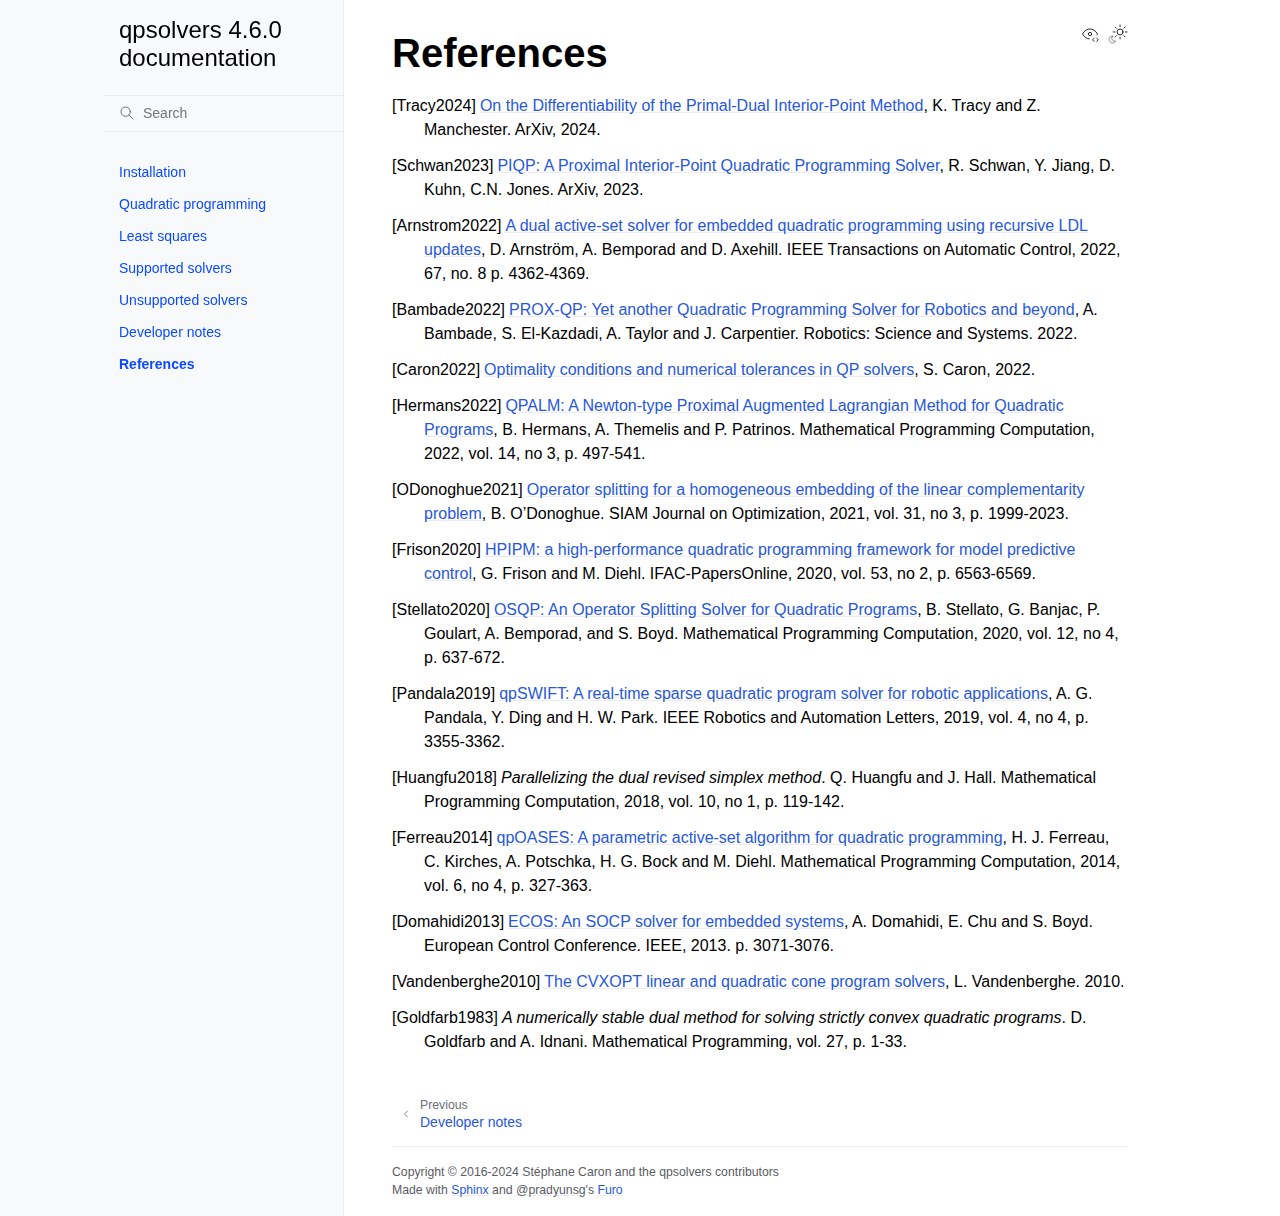
<file: references.html>
<!doctype html>
<html class="no-js" lang="en" data-content_root="./">
  <head><meta charset="utf-8"/>
    <meta name="viewport" content="width=device-width,initial-scale=1"/>
    <meta name="color-scheme" content="light dark"><meta name="viewport" content="width=device-width, initial-scale=1" />
<link rel="index" title="Index" href="genindex.html" /><link rel="search" title="Search" href="search.html" /><link rel="prev" title="Developer notes" href="developer-notes.html" />

    <!-- Generated with Sphinx 8.1.3 and Furo 2024.08.06 -->
        <title>References - qpsolvers 4.6.0 documentation</title>
      <link rel="stylesheet" type="text/css" href="_static/pygments.css?v=03e43079" />
    <link rel="stylesheet" type="text/css" href="_static/styles/furo.css?v=354aac6f" />
    <link rel="stylesheet" type="text/css" href="_static/styles/furo-extensions.css?v=302659d7" />
    
    


<style>
  body {
    --color-code-background: #eeffcc;
  --color-code-foreground: black;
  
  }
  @media not print {
    body[data-theme="dark"] {
      --color-code-background: #202020;
  --color-code-foreground: #d0d0d0;
  
    }
    @media (prefers-color-scheme: dark) {
      body:not([data-theme="light"]) {
        --color-code-background: #202020;
  --color-code-foreground: #d0d0d0;
  
      }
    }
  }
</style></head>
  <body>
    
    <script>
      document.body.dataset.theme = localStorage.getItem("theme") || "auto";
    </script>
    

<svg xmlns="http://www.w3.org/2000/svg" style="display: none;">
  <symbol id="svg-toc" viewBox="0 0 24 24">
    <title>Contents</title>
    <svg stroke="currentColor" fill="currentColor" stroke-width="0" viewBox="0 0 1024 1024">
      <path d="M408 442h480c4.4 0 8-3.6 8-8v-56c0-4.4-3.6-8-8-8H408c-4.4 0-8 3.6-8 8v56c0 4.4 3.6 8 8 8zm-8 204c0 4.4 3.6 8 8 8h480c4.4 0 8-3.6 8-8v-56c0-4.4-3.6-8-8-8H408c-4.4 0-8 3.6-8 8v56zm504-486H120c-4.4 0-8 3.6-8 8v56c0 4.4 3.6 8 8 8h784c4.4 0 8-3.6 8-8v-56c0-4.4-3.6-8-8-8zm0 632H120c-4.4 0-8 3.6-8 8v56c0 4.4 3.6 8 8 8h784c4.4 0 8-3.6 8-8v-56c0-4.4-3.6-8-8-8zM115.4 518.9L271.7 642c5.8 4.6 14.4.5 14.4-6.9V388.9c0-7.4-8.5-11.5-14.4-6.9L115.4 505.1a8.74 8.74 0 0 0 0 13.8z"/>
    </svg>
  </symbol>
  <symbol id="svg-menu" viewBox="0 0 24 24">
    <title>Menu</title>
    <svg xmlns="http://www.w3.org/2000/svg" viewBox="0 0 24 24" fill="none" stroke="currentColor"
      stroke-width="2" stroke-linecap="round" stroke-linejoin="round" class="feather-menu">
      <line x1="3" y1="12" x2="21" y2="12"></line>
      <line x1="3" y1="6" x2="21" y2="6"></line>
      <line x1="3" y1="18" x2="21" y2="18"></line>
    </svg>
  </symbol>
  <symbol id="svg-arrow-right" viewBox="0 0 24 24">
    <title>Expand</title>
    <svg xmlns="http://www.w3.org/2000/svg" viewBox="0 0 24 24" fill="none" stroke="currentColor"
      stroke-width="2" stroke-linecap="round" stroke-linejoin="round" class="feather-chevron-right">
      <polyline points="9 18 15 12 9 6"></polyline>
    </svg>
  </symbol>
  <symbol id="svg-sun" viewBox="0 0 24 24">
    <title>Light mode</title>
    <svg xmlns="http://www.w3.org/2000/svg" viewBox="0 0 24 24" fill="none" stroke="currentColor"
      stroke-width="1" stroke-linecap="round" stroke-linejoin="round" class="feather-sun">
      <circle cx="12" cy="12" r="5"></circle>
      <line x1="12" y1="1" x2="12" y2="3"></line>
      <line x1="12" y1="21" x2="12" y2="23"></line>
      <line x1="4.22" y1="4.22" x2="5.64" y2="5.64"></line>
      <line x1="18.36" y1="18.36" x2="19.78" y2="19.78"></line>
      <line x1="1" y1="12" x2="3" y2="12"></line>
      <line x1="21" y1="12" x2="23" y2="12"></line>
      <line x1="4.22" y1="19.78" x2="5.64" y2="18.36"></line>
      <line x1="18.36" y1="5.64" x2="19.78" y2="4.22"></line>
    </svg>
  </symbol>
  <symbol id="svg-moon" viewBox="0 0 24 24">
    <title>Dark mode</title>
    <svg xmlns="http://www.w3.org/2000/svg" viewBox="0 0 24 24" fill="none" stroke="currentColor"
      stroke-width="1" stroke-linecap="round" stroke-linejoin="round" class="icon-tabler-moon">
      <path stroke="none" d="M0 0h24v24H0z" fill="none" />
      <path d="M12 3c.132 0 .263 0 .393 0a7.5 7.5 0 0 0 7.92 12.446a9 9 0 1 1 -8.313 -12.454z" />
    </svg>
  </symbol>
  <symbol id="svg-sun-with-moon" viewBox="0 0 24 24">
    <title>Auto light/dark, in light mode</title>
    <svg xmlns="http://www.w3.org/2000/svg" viewBox="0 0 24 24" fill="none" stroke="currentColor"
      stroke-width="1" stroke-linecap="round" stroke-linejoin="round"
      class="icon-custom-derived-from-feather-sun-and-tabler-moon">
      <path style="opacity: 50%" d="M 5.411 14.504 C 5.471 14.504 5.532 14.504 5.591 14.504 C 3.639 16.319 4.383 19.569 6.931 20.352 C 7.693 20.586 8.512 20.551 9.25 20.252 C 8.023 23.207 4.056 23.725 2.11 21.184 C 0.166 18.642 1.702 14.949 4.874 14.536 C 5.051 14.512 5.231 14.5 5.411 14.5 L 5.411 14.504 Z"/>
      <line x1="14.5" y1="3.25" x2="14.5" y2="1.25"/>
      <line x1="14.5" y1="15.85" x2="14.5" y2="17.85"/>
      <line x1="10.044" y1="5.094" x2="8.63" y2="3.68"/>
      <line x1="19" y1="14.05" x2="20.414" y2="15.464"/>
      <line x1="8.2" y1="9.55" x2="6.2" y2="9.55"/>
      <line x1="20.8" y1="9.55" x2="22.8" y2="9.55"/>
      <line x1="10.044" y1="14.006" x2="8.63" y2="15.42"/>
      <line x1="19" y1="5.05" x2="20.414" y2="3.636"/>
      <circle cx="14.5" cy="9.55" r="3.6"/>
    </svg>
  </symbol>
  <symbol id="svg-moon-with-sun" viewBox="0 0 24 24">
    <title>Auto light/dark, in dark mode</title>
    <svg xmlns="http://www.w3.org/2000/svg" viewBox="0 0 24 24" fill="none" stroke="currentColor"
      stroke-width="1" stroke-linecap="round" stroke-linejoin="round"
      class="icon-custom-derived-from-feather-sun-and-tabler-moon">
      <path d="M 8.282 7.007 C 8.385 7.007 8.494 7.007 8.595 7.007 C 5.18 10.184 6.481 15.869 10.942 17.24 C 12.275 17.648 13.706 17.589 15 17.066 C 12.851 22.236 5.91 23.143 2.505 18.696 C -0.897 14.249 1.791 7.786 7.342 7.063 C 7.652 7.021 7.965 7 8.282 7 L 8.282 7.007 Z"/>
      <line style="opacity: 50%" x1="18" y1="3.705" x2="18" y2="2.5"/>
      <line style="opacity: 50%" x1="18" y1="11.295" x2="18" y2="12.5"/>
      <line style="opacity: 50%" x1="15.316" y1="4.816" x2="14.464" y2="3.964"/>
      <line style="opacity: 50%" x1="20.711" y1="10.212" x2="21.563" y2="11.063"/>
      <line style="opacity: 50%" x1="14.205" y1="7.5" x2="13.001" y2="7.5"/>
      <line style="opacity: 50%" x1="21.795" y1="7.5" x2="23" y2="7.5"/>
      <line style="opacity: 50%" x1="15.316" y1="10.184" x2="14.464" y2="11.036"/>
      <line style="opacity: 50%" x1="20.711" y1="4.789" x2="21.563" y2="3.937"/>
      <circle style="opacity: 50%" cx="18" cy="7.5" r="2.169"/>
    </svg>
  </symbol>
  <symbol id="svg-pencil" viewBox="0 0 24 24">
    <svg xmlns="http://www.w3.org/2000/svg" viewBox="0 0 24 24" fill="none" stroke="currentColor"
      stroke-width="1" stroke-linecap="round" stroke-linejoin="round" class="icon-tabler-pencil-code">
      <path d="M4 20h4l10.5 -10.5a2.828 2.828 0 1 0 -4 -4l-10.5 10.5v4" />
      <path d="M13.5 6.5l4 4" />
      <path d="M20 21l2 -2l-2 -2" />
      <path d="M17 17l-2 2l2 2" />
    </svg>
  </symbol>
  <symbol id="svg-eye" viewBox="0 0 24 24">
    <svg xmlns="http://www.w3.org/2000/svg" viewBox="0 0 24 24" fill="none" stroke="currentColor"
      stroke-width="1" stroke-linecap="round" stroke-linejoin="round" class="icon-tabler-eye-code">
      <path stroke="none" d="M0 0h24v24H0z" fill="none" />
      <path d="M10 12a2 2 0 1 0 4 0a2 2 0 0 0 -4 0" />
      <path
        d="M11.11 17.958c-3.209 -.307 -5.91 -2.293 -8.11 -5.958c2.4 -4 5.4 -6 9 -6c3.6 0 6.6 2 9 6c-.21 .352 -.427 .688 -.647 1.008" />
      <path d="M20 21l2 -2l-2 -2" />
      <path d="M17 17l-2 2l2 2" />
    </svg>
  </symbol>
</svg>

<input type="checkbox" class="sidebar-toggle" name="__navigation" id="__navigation">
<input type="checkbox" class="sidebar-toggle" name="__toc" id="__toc">
<label class="overlay sidebar-overlay" for="__navigation">
  <div class="visually-hidden">Hide navigation sidebar</div>
</label>
<label class="overlay toc-overlay" for="__toc">
  <div class="visually-hidden">Hide table of contents sidebar</div>
</label>

<a class="skip-to-content muted-link" href="#furo-main-content">Skip to content</a>



<div class="page">
  <header class="mobile-header">
    <div class="header-left">
      <label class="nav-overlay-icon" for="__navigation">
        <div class="visually-hidden">Toggle site navigation sidebar</div>
        <i class="icon"><svg><use href="#svg-menu"></use></svg></i>
      </label>
    </div>
    <div class="header-center">
      <a href="index.html"><div class="brand">qpsolvers 4.6.0 documentation</div></a>
    </div>
    <div class="header-right">
      <div class="theme-toggle-container theme-toggle-header">
        <button class="theme-toggle">
          <div class="visually-hidden">Toggle Light / Dark / Auto color theme</div>
          <svg class="theme-icon-when-auto-light"><use href="#svg-sun-with-moon"></use></svg>
          <svg class="theme-icon-when-auto-dark"><use href="#svg-moon-with-sun"></use></svg>
          <svg class="theme-icon-when-dark"><use href="#svg-moon"></use></svg>
          <svg class="theme-icon-when-light"><use href="#svg-sun"></use></svg>
        </button>
      </div>
      <label class="toc-overlay-icon toc-header-icon no-toc" for="__toc">
        <div class="visually-hidden">Toggle table of contents sidebar</div>
        <i class="icon"><svg><use href="#svg-toc"></use></svg></i>
      </label>
    </div>
  </header>
  <aside class="sidebar-drawer">
    <div class="sidebar-container">
      
      <div class="sidebar-sticky"><a class="sidebar-brand" href="index.html">
  
  
  <span class="sidebar-brand-text">qpsolvers 4.6.0 documentation</span>
  
</a><form class="sidebar-search-container" method="get" action="search.html" role="search">
  <input class="sidebar-search" placeholder="Search" name="q" aria-label="Search">
  <input type="hidden" name="check_keywords" value="yes">
  <input type="hidden" name="area" value="default">
</form>
<div id="searchbox"></div><div class="sidebar-scroll"><div class="sidebar-tree">
  <ul class="current">
<li class="toctree-l1"><a class="reference internal" href="installation.html">Installation</a></li>
<li class="toctree-l1"><a class="reference internal" href="quadratic-programming.html">Quadratic programming</a></li>
<li class="toctree-l1"><a class="reference internal" href="least-squares.html">Least squares</a></li>
<li class="toctree-l1"><a class="reference internal" href="supported-solvers.html">Supported solvers</a></li>
<li class="toctree-l1"><a class="reference internal" href="unsupported-solvers.html">Unsupported solvers</a></li>
<li class="toctree-l1"><a class="reference internal" href="developer-notes.html">Developer notes</a></li>
<li class="toctree-l1 current current-page"><a class="current reference internal" href="#">References</a></li>
</ul>

</div>
</div>

      </div>
      
    </div>
  </aside>
  <div class="main">
    <div class="content">
      <div class="article-container">
        <a href="#" class="back-to-top muted-link">
          <svg xmlns="http://www.w3.org/2000/svg" viewBox="0 0 24 24">
            <path d="M13 20h-2V8l-5.5 5.5-1.42-1.42L12 4.16l7.92 7.92-1.42 1.42L13 8v12z"></path>
          </svg>
          <span>Back to top</span>
        </a>
        <div class="content-icon-container">
          <div class="view-this-page">
  <a class="muted-link" href="_sources/references.rst.txt" title="View this page">
    <svg><use href="#svg-eye"></use></svg>
    <span class="visually-hidden">View this page</span>
  </a>
</div>
<div class="theme-toggle-container theme-toggle-content">
            <button class="theme-toggle">
              <div class="visually-hidden">Toggle Light / Dark / Auto color theme</div>
              <svg class="theme-icon-when-auto-light"><use href="#svg-sun-with-moon"></use></svg>
              <svg class="theme-icon-when-auto-dark"><use href="#svg-moon-with-sun"></use></svg>
              <svg class="theme-icon-when-dark"><use href="#svg-moon"></use></svg>
              <svg class="theme-icon-when-light"><use href="#svg-sun"></use></svg>
            </button>
          </div>
          <label class="toc-overlay-icon toc-content-icon no-toc" for="__toc">
            <div class="visually-hidden">Toggle table of contents sidebar</div>
            <i class="icon"><svg><use href="#svg-toc"></use></svg></i>
          </label>
        </div>
        <article role="main" id="furo-main-content">
          <section id="references">
<h1>References<a class="headerlink" href="#references" title="Link to this heading">¶</a></h1>
<div role="list" class="citation-list">
<div class="citation" id="tracy2024" role="doc-biblioentry">
<span class="label"><span class="fn-bracket">[</span>Tracy2024<span class="fn-bracket">]</span></span>
<p><a class="reference external" href="https://arxiv.org/abs/2406.11749">On the Differentiability of the Primal-Dual Interior-Point Method</a>, K. Tracy and Z. Manchester. ArXiv, 2024.</p>
</div>
<div class="citation" id="schwan2023" role="doc-biblioentry">
<span class="label"><span class="fn-bracket">[</span>Schwan2023<span class="fn-bracket">]</span></span>
<p><a class="reference external" href="https://arxiv.org/abs/2304.00290">PIQP: A Proximal Interior-Point Quadratic Programming Solver</a>, R. Schwan, Y. Jiang, D. Kuhn, C.N. Jones. ArXiv, 2023.</p>
</div>
<div class="citation" id="arnstrom2022" role="doc-biblioentry">
<span class="label"><span class="fn-bracket">[</span>Arnstrom2022<span class="fn-bracket">]</span></span>
<p><a class="reference external" href="https://doi.org/10.1109/TAC.2022.3176430">A dual active-set solver for embedded quadratic programming using recursive LDL updates</a>, D. Arnström, A. Bemporad and D. Axehill. IEEE Transactions on Automatic Control, 2022, 67, no. 8 p. 4362-4369.</p>
</div>
<div class="citation" id="bambade2022" role="doc-biblioentry">
<span class="label"><span class="fn-bracket">[</span>Bambade2022<span class="fn-bracket">]</span></span>
<p><a class="reference external" href="https://hal.inria.fr/hal-03683733/file/Yet_another_QP_solver_for_robotics_and_beyond.pdf/">PROX-QP: Yet another Quadratic Programming Solver for Robotics and beyond</a>, A. Bambade, S. El-Kazdadi, A. Taylor and J. Carpentier. Robotics: Science and Systems. 2022.</p>
</div>
<div class="citation" id="caron2022" role="doc-biblioentry">
<span class="label"><span class="fn-bracket">[</span>Caron2022<span class="fn-bracket">]</span></span>
<p><a class="reference external" href="https://scaron.info/blog/optimality-conditions-and-numerical-tolerances-in-qp-solvers.html">Optimality conditions and numerical tolerances in QP solvers</a>, S. Caron, 2022.</p>
</div>
<div class="citation" id="hermans2022" role="doc-biblioentry">
<span class="label"><span class="fn-bracket">[</span>Hermans2022<span class="fn-bracket">]</span></span>
<p><a class="reference external" href="https://arxiv.org/pdf/2010.02653.pdf">QPALM: A Newton-type Proximal Augmented Lagrangian Method for Quadratic Programs</a>, B. Hermans, A. Themelis and P. Patrinos. Mathematical Programming Computation, 2022, vol. 14, no 3, p. 497-541.</p>
</div>
<div class="citation" id="odonoghue2021" role="doc-biblioentry">
<span class="label"><span class="fn-bracket">[</span>ODonoghue2021<span class="fn-bracket">]</span></span>
<p><a class="reference external" href="https://arxiv.org/abs/2004.02177">Operator splitting for a homogeneous embedding of the linear complementarity problem</a>, B. O’Donoghue. SIAM Journal on Optimization, 2021, vol. 31, no 3, p. 1999-2023.</p>
</div>
<div class="citation" id="frison2020" role="doc-biblioentry">
<span class="label"><span class="fn-bracket">[</span>Frison2020<span class="fn-bracket">]</span></span>
<p><a class="reference external" href="https://arxiv.org/abs/2003.02547">HPIPM: a high-performance quadratic programming framework for model predictive control</a>, G. Frison and M. Diehl. IFAC-PapersOnline, 2020, vol. 53, no 2, p. 6563-6569.</p>
</div>
<div class="citation" id="stellato2020" role="doc-biblioentry">
<span class="label"><span class="fn-bracket">[</span>Stellato2020<span class="fn-bracket">]</span></span>
<p><a class="reference external" href="https://arxiv.org/abs/1711.08013">OSQP: An Operator Splitting Solver for Quadratic Programs</a>, B. Stellato, G. Banjac, P. Goulart, A. Bemporad, and S. Boyd. Mathematical Programming Computation, 2020, vol. 12, no 4, p. 637-672.</p>
</div>
<div class="citation" id="pandala2019" role="doc-biblioentry">
<span class="label"><span class="fn-bracket">[</span>Pandala2019<span class="fn-bracket">]</span></span>
<p><a class="reference external" href="https://doi.org/10.1109/LRA.2019.2926664">qpSWIFT: A real-time sparse quadratic program solver for robotic applications</a>, A. G. Pandala, Y. Ding and H. W. Park. IEEE Robotics and Automation Letters, 2019, vol. 4, no 4, p. 3355-3362.</p>
</div>
<div class="citation" id="huangfu2018" role="doc-biblioentry">
<span class="label"><span class="fn-bracket">[</span>Huangfu2018<span class="fn-bracket">]</span></span>
<p><em>Parallelizing the dual revised simplex method</em>. Q. Huangfu and J. Hall. Mathematical Programming Computation, 2018, vol. 10, no 1, p. 119-142.</p>
</div>
<div class="citation" id="ferreau2014" role="doc-biblioentry">
<span class="label"><span class="fn-bracket">[</span>Ferreau2014<span class="fn-bracket">]</span></span>
<p><a class="reference external" href="http://mpc.zib.de/archive/2014/4/Ferreau2014_Article_QpOASESAParametricActive-setAl.pdf">qpOASES: A parametric active-set algorithm for quadratic programming</a>, H. J. Ferreau, C. Kirches, A. Potschka, H. G. Bock and M. Diehl. Mathematical Programming Computation, 2014, vol. 6, no 4, p. 327-363.</p>
</div>
<div class="citation" id="domahidi2013" role="doc-biblioentry">
<span class="label"><span class="fn-bracket">[</span>Domahidi2013<span class="fn-bracket">]</span></span>
<p><a class="reference external" href="https://web.stanford.edu/~boyd/papers/ecos.html">ECOS: An SOCP solver for embedded systems</a>, A. Domahidi, E. Chu and S. Boyd. European Control Conference. IEEE, 2013. p. 3071-3076.</p>
</div>
<div class="citation" id="vandenberghe2010" role="doc-biblioentry">
<span class="label"><span class="fn-bracket">[</span>Vandenberghe2010<span class="fn-bracket">]</span></span>
<p><a class="reference external" href="https://www.seas.ucla.edu/~vandenbe/publications/coneprog.pdf">The CVXOPT linear and quadratic cone program solvers</a>, L. Vandenberghe. 2010.</p>
</div>
<div class="citation" id="goldfarb1983" role="doc-biblioentry">
<span class="label"><span class="fn-bracket">[</span>Goldfarb1983<span class="fn-bracket">]</span></span>
<p><em>A numerically stable dual method for solving strictly convex quadratic programs</em>. D. Goldfarb and A. Idnani. Mathematical Programming, vol. 27, p. 1-33.</p>
</div>
</div>
</section>

        </article>
      </div>
      <footer>
        
        <div class="related-pages">
          
          <a class="prev-page" href="developer-notes.html">
              <svg class="furo-related-icon"><use href="#svg-arrow-right"></use></svg>
              <div class="page-info">
                <div class="context">
                  <span>Previous</span>
                </div>
                
                <div class="title">Developer notes</div>
                
              </div>
            </a>
        </div>
        <div class="bottom-of-page">
          <div class="left-details">
            <div class="copyright">
                Copyright &#169; 2016-2024 Stéphane Caron and the qpsolvers contributors
            </div>
            Made with <a href="https://www.sphinx-doc.org/">Sphinx</a> and <a class="muted-link" href="https://pradyunsg.me">@pradyunsg</a>'s
            
            <a href="https://github.com/pradyunsg/furo">Furo</a>
            
          </div>
          <div class="right-details">
            
          </div>
        </div>
        
      </footer>
    </div>
    <aside class="toc-drawer no-toc">
      
      
      
    </aside>
  </div>
</div><script src="_static/documentation_options.js?v=cc8a4273"></script>
    <script src="_static/doctools.js?v=9bcbadda"></script>
    <script src="_static/sphinx_highlight.js?v=dc90522c"></script>
    <script src="_static/scripts/furo.js?v=5fa4622c"></script>
    </body>
</html>
</file>
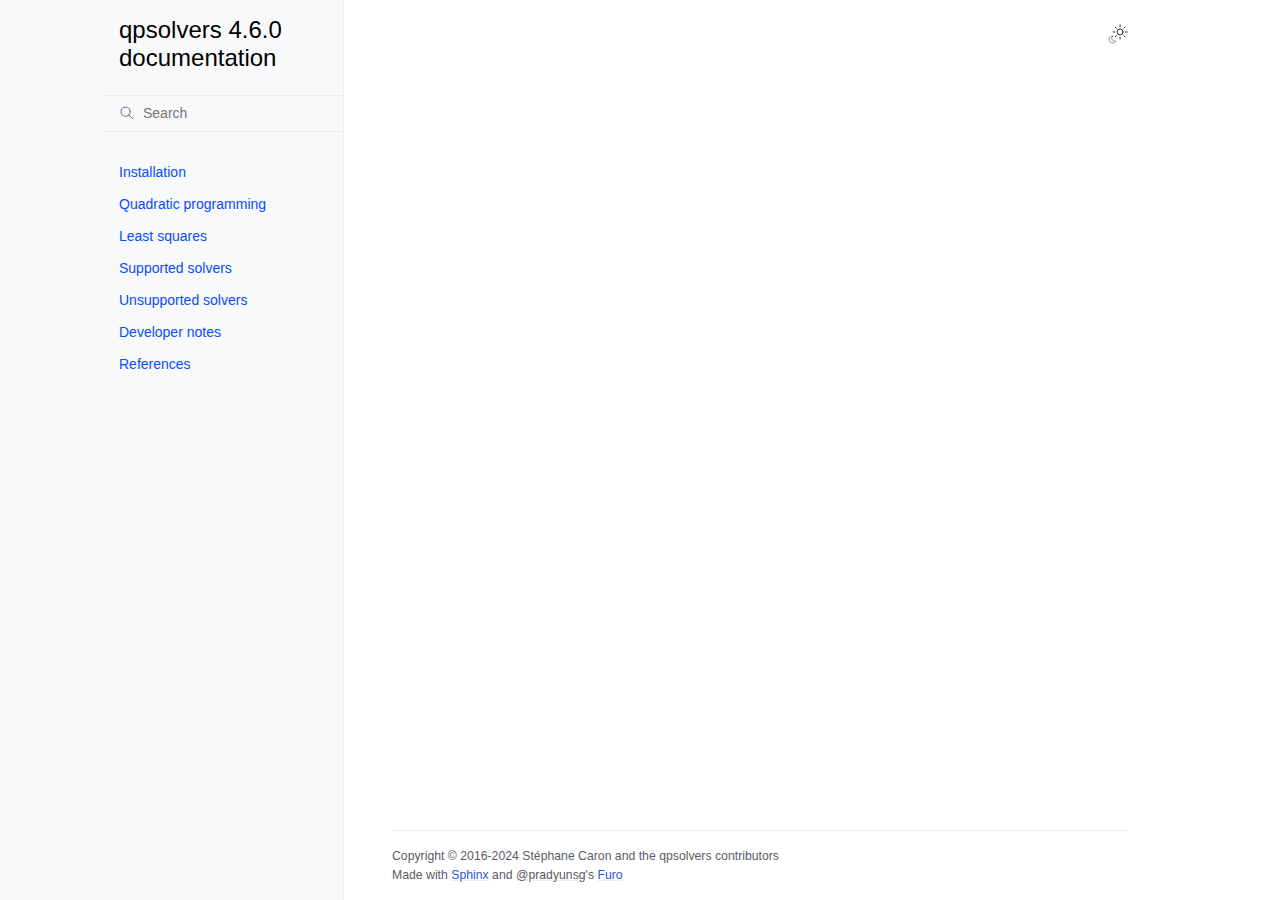
<file: search.html>
<!doctype html>
<html class="no-js" lang="en" data-content_root="./">
  <head>
<meta charset="utf-8"/>
    <meta name="viewport" content="width=device-width,initial-scale=1"/>
    <meta name="color-scheme" content="light dark"><link rel="index" title="Index" href="genindex.html" /><link rel="search" title="Search" href="#" />

    <!-- Generated with Sphinx 8.1.3 and Furo 2024.08.06 -->
<meta name="robots" content="noindex" />
<title>Search - qpsolvers 4.6.0 documentation</title><link rel="stylesheet" type="text/css" href="_static/pygments.css?v=03e43079" />
    <link rel="stylesheet" type="text/css" href="_static/styles/furo.css?v=354aac6f" />
    <link rel="stylesheet" type="text/css" href="_static/styles/furo-extensions.css?v=302659d7" />
    
    


<style>
  body {
    --color-code-background: #eeffcc;
  --color-code-foreground: black;
  
  }
  @media not print {
    body[data-theme="dark"] {
      --color-code-background: #202020;
  --color-code-foreground: #d0d0d0;
  
    }
    @media (prefers-color-scheme: dark) {
      body:not([data-theme="light"]) {
        --color-code-background: #202020;
  --color-code-foreground: #d0d0d0;
  
      }
    }
  }
</style></head>
  <body>
    
    <script>
      document.body.dataset.theme = localStorage.getItem("theme") || "auto";
    </script>
    

<svg xmlns="http://www.w3.org/2000/svg" style="display: none;">
  <symbol id="svg-toc" viewBox="0 0 24 24">
    <title>Contents</title>
    <svg stroke="currentColor" fill="currentColor" stroke-width="0" viewBox="0 0 1024 1024">
      <path d="M408 442h480c4.4 0 8-3.6 8-8v-56c0-4.4-3.6-8-8-8H408c-4.4 0-8 3.6-8 8v56c0 4.4 3.6 8 8 8zm-8 204c0 4.4 3.6 8 8 8h480c4.4 0 8-3.6 8-8v-56c0-4.4-3.6-8-8-8H408c-4.4 0-8 3.6-8 8v56zm504-486H120c-4.4 0-8 3.6-8 8v56c0 4.4 3.6 8 8 8h784c4.4 0 8-3.6 8-8v-56c0-4.4-3.6-8-8-8zm0 632H120c-4.4 0-8 3.6-8 8v56c0 4.4 3.6 8 8 8h784c4.4 0 8-3.6 8-8v-56c0-4.4-3.6-8-8-8zM115.4 518.9L271.7 642c5.8 4.6 14.4.5 14.4-6.9V388.9c0-7.4-8.5-11.5-14.4-6.9L115.4 505.1a8.74 8.74 0 0 0 0 13.8z"/>
    </svg>
  </symbol>
  <symbol id="svg-menu" viewBox="0 0 24 24">
    <title>Menu</title>
    <svg xmlns="http://www.w3.org/2000/svg" viewBox="0 0 24 24" fill="none" stroke="currentColor"
      stroke-width="2" stroke-linecap="round" stroke-linejoin="round" class="feather-menu">
      <line x1="3" y1="12" x2="21" y2="12"></line>
      <line x1="3" y1="6" x2="21" y2="6"></line>
      <line x1="3" y1="18" x2="21" y2="18"></line>
    </svg>
  </symbol>
  <symbol id="svg-arrow-right" viewBox="0 0 24 24">
    <title>Expand</title>
    <svg xmlns="http://www.w3.org/2000/svg" viewBox="0 0 24 24" fill="none" stroke="currentColor"
      stroke-width="2" stroke-linecap="round" stroke-linejoin="round" class="feather-chevron-right">
      <polyline points="9 18 15 12 9 6"></polyline>
    </svg>
  </symbol>
  <symbol id="svg-sun" viewBox="0 0 24 24">
    <title>Light mode</title>
    <svg xmlns="http://www.w3.org/2000/svg" viewBox="0 0 24 24" fill="none" stroke="currentColor"
      stroke-width="1" stroke-linecap="round" stroke-linejoin="round" class="feather-sun">
      <circle cx="12" cy="12" r="5"></circle>
      <line x1="12" y1="1" x2="12" y2="3"></line>
      <line x1="12" y1="21" x2="12" y2="23"></line>
      <line x1="4.22" y1="4.22" x2="5.64" y2="5.64"></line>
      <line x1="18.36" y1="18.36" x2="19.78" y2="19.78"></line>
      <line x1="1" y1="12" x2="3" y2="12"></line>
      <line x1="21" y1="12" x2="23" y2="12"></line>
      <line x1="4.22" y1="19.78" x2="5.64" y2="18.36"></line>
      <line x1="18.36" y1="5.64" x2="19.78" y2="4.22"></line>
    </svg>
  </symbol>
  <symbol id="svg-moon" viewBox="0 0 24 24">
    <title>Dark mode</title>
    <svg xmlns="http://www.w3.org/2000/svg" viewBox="0 0 24 24" fill="none" stroke="currentColor"
      stroke-width="1" stroke-linecap="round" stroke-linejoin="round" class="icon-tabler-moon">
      <path stroke="none" d="M0 0h24v24H0z" fill="none" />
      <path d="M12 3c.132 0 .263 0 .393 0a7.5 7.5 0 0 0 7.92 12.446a9 9 0 1 1 -8.313 -12.454z" />
    </svg>
  </symbol>
  <symbol id="svg-sun-with-moon" viewBox="0 0 24 24">
    <title>Auto light/dark, in light mode</title>
    <svg xmlns="http://www.w3.org/2000/svg" viewBox="0 0 24 24" fill="none" stroke="currentColor"
      stroke-width="1" stroke-linecap="round" stroke-linejoin="round"
      class="icon-custom-derived-from-feather-sun-and-tabler-moon">
      <path style="opacity: 50%" d="M 5.411 14.504 C 5.471 14.504 5.532 14.504 5.591 14.504 C 3.639 16.319 4.383 19.569 6.931 20.352 C 7.693 20.586 8.512 20.551 9.25 20.252 C 8.023 23.207 4.056 23.725 2.11 21.184 C 0.166 18.642 1.702 14.949 4.874 14.536 C 5.051 14.512 5.231 14.5 5.411 14.5 L 5.411 14.504 Z"/>
      <line x1="14.5" y1="3.25" x2="14.5" y2="1.25"/>
      <line x1="14.5" y1="15.85" x2="14.5" y2="17.85"/>
      <line x1="10.044" y1="5.094" x2="8.63" y2="3.68"/>
      <line x1="19" y1="14.05" x2="20.414" y2="15.464"/>
      <line x1="8.2" y1="9.55" x2="6.2" y2="9.55"/>
      <line x1="20.8" y1="9.55" x2="22.8" y2="9.55"/>
      <line x1="10.044" y1="14.006" x2="8.63" y2="15.42"/>
      <line x1="19" y1="5.05" x2="20.414" y2="3.636"/>
      <circle cx="14.5" cy="9.55" r="3.6"/>
    </svg>
  </symbol>
  <symbol id="svg-moon-with-sun" viewBox="0 0 24 24">
    <title>Auto light/dark, in dark mode</title>
    <svg xmlns="http://www.w3.org/2000/svg" viewBox="0 0 24 24" fill="none" stroke="currentColor"
      stroke-width="1" stroke-linecap="round" stroke-linejoin="round"
      class="icon-custom-derived-from-feather-sun-and-tabler-moon">
      <path d="M 8.282 7.007 C 8.385 7.007 8.494 7.007 8.595 7.007 C 5.18 10.184 6.481 15.869 10.942 17.24 C 12.275 17.648 13.706 17.589 15 17.066 C 12.851 22.236 5.91 23.143 2.505 18.696 C -0.897 14.249 1.791 7.786 7.342 7.063 C 7.652 7.021 7.965 7 8.282 7 L 8.282 7.007 Z"/>
      <line style="opacity: 50%" x1="18" y1="3.705" x2="18" y2="2.5"/>
      <line style="opacity: 50%" x1="18" y1="11.295" x2="18" y2="12.5"/>
      <line style="opacity: 50%" x1="15.316" y1="4.816" x2="14.464" y2="3.964"/>
      <line style="opacity: 50%" x1="20.711" y1="10.212" x2="21.563" y2="11.063"/>
      <line style="opacity: 50%" x1="14.205" y1="7.5" x2="13.001" y2="7.5"/>
      <line style="opacity: 50%" x1="21.795" y1="7.5" x2="23" y2="7.5"/>
      <line style="opacity: 50%" x1="15.316" y1="10.184" x2="14.464" y2="11.036"/>
      <line style="opacity: 50%" x1="20.711" y1="4.789" x2="21.563" y2="3.937"/>
      <circle style="opacity: 50%" cx="18" cy="7.5" r="2.169"/>
    </svg>
  </symbol>
  <symbol id="svg-pencil" viewBox="0 0 24 24">
    <svg xmlns="http://www.w3.org/2000/svg" viewBox="0 0 24 24" fill="none" stroke="currentColor"
      stroke-width="1" stroke-linecap="round" stroke-linejoin="round" class="icon-tabler-pencil-code">
      <path d="M4 20h4l10.5 -10.5a2.828 2.828 0 1 0 -4 -4l-10.5 10.5v4" />
      <path d="M13.5 6.5l4 4" />
      <path d="M20 21l2 -2l-2 -2" />
      <path d="M17 17l-2 2l2 2" />
    </svg>
  </symbol>
  <symbol id="svg-eye" viewBox="0 0 24 24">
    <svg xmlns="http://www.w3.org/2000/svg" viewBox="0 0 24 24" fill="none" stroke="currentColor"
      stroke-width="1" stroke-linecap="round" stroke-linejoin="round" class="icon-tabler-eye-code">
      <path stroke="none" d="M0 0h24v24H0z" fill="none" />
      <path d="M10 12a2 2 0 1 0 4 0a2 2 0 0 0 -4 0" />
      <path
        d="M11.11 17.958c-3.209 -.307 -5.91 -2.293 -8.11 -5.958c2.4 -4 5.4 -6 9 -6c3.6 0 6.6 2 9 6c-.21 .352 -.427 .688 -.647 1.008" />
      <path d="M20 21l2 -2l-2 -2" />
      <path d="M17 17l-2 2l2 2" />
    </svg>
  </symbol>
</svg>

<input type="checkbox" class="sidebar-toggle" name="__navigation" id="__navigation">
<input type="checkbox" class="sidebar-toggle" name="__toc" id="__toc">
<label class="overlay sidebar-overlay" for="__navigation">
  <div class="visually-hidden">Hide navigation sidebar</div>
</label>
<label class="overlay toc-overlay" for="__toc">
  <div class="visually-hidden">Hide table of contents sidebar</div>
</label>

<a class="skip-to-content muted-link" href="#furo-main-content">Skip to content</a>



<div class="page">
  <header class="mobile-header">
    <div class="header-left">
      <label class="nav-overlay-icon" for="__navigation">
        <div class="visually-hidden">Toggle site navigation sidebar</div>
        <i class="icon"><svg><use href="#svg-menu"></use></svg></i>
      </label>
    </div>
    <div class="header-center">
      <a href="index.html"><div class="brand">qpsolvers 4.6.0 documentation</div></a>
    </div>
    <div class="header-right">
      <div class="theme-toggle-container theme-toggle-header">
        <button class="theme-toggle">
          <div class="visually-hidden">Toggle Light / Dark / Auto color theme</div>
          <svg class="theme-icon-when-auto-light"><use href="#svg-sun-with-moon"></use></svg>
          <svg class="theme-icon-when-auto-dark"><use href="#svg-moon-with-sun"></use></svg>
          <svg class="theme-icon-when-dark"><use href="#svg-moon"></use></svg>
          <svg class="theme-icon-when-light"><use href="#svg-sun"></use></svg>
        </button>
      </div>
      <label class="toc-overlay-icon toc-header-icon no-toc" for="__toc">
        <div class="visually-hidden">Toggle table of contents sidebar</div>
        <i class="icon"><svg><use href="#svg-toc"></use></svg></i>
      </label>
    </div>
  </header>
  <aside class="sidebar-drawer">
    <div class="sidebar-container">
      
      <div class="sidebar-sticky"><a class="sidebar-brand" href="index.html">
  
  
  <span class="sidebar-brand-text">qpsolvers 4.6.0 documentation</span>
  
</a><form class="sidebar-search-container" method="get" action="#" role="search">
  <input class="sidebar-search" placeholder="Search" name="q" aria-label="Search">
  <input type="hidden" name="check_keywords" value="yes">
  <input type="hidden" name="area" value="default">
</form>
<div id="searchbox"></div><div class="sidebar-scroll"><div class="sidebar-tree">
  <ul>
<li class="toctree-l1"><a class="reference internal" href="installation.html">Installation</a></li>
<li class="toctree-l1"><a class="reference internal" href="quadratic-programming.html">Quadratic programming</a></li>
<li class="toctree-l1"><a class="reference internal" href="least-squares.html">Least squares</a></li>
<li class="toctree-l1"><a class="reference internal" href="supported-solvers.html">Supported solvers</a></li>
<li class="toctree-l1"><a class="reference internal" href="unsupported-solvers.html">Unsupported solvers</a></li>
<li class="toctree-l1"><a class="reference internal" href="developer-notes.html">Developer notes</a></li>
<li class="toctree-l1"><a class="reference internal" href="references.html">References</a></li>
</ul>

</div>
</div>

      </div>
      
    </div>
  </aside>
  <div class="main">
    <div class="content">
      <div class="article-container">
        <a href="#" class="back-to-top muted-link">
          <svg xmlns="http://www.w3.org/2000/svg" viewBox="0 0 24 24">
            <path d="M13 20h-2V8l-5.5 5.5-1.42-1.42L12 4.16l7.92 7.92-1.42 1.42L13 8v12z"></path>
          </svg>
          <span>Back to top</span>
        </a>
        <div class="content-icon-container">
          <div class="theme-toggle-container theme-toggle-content">
            <button class="theme-toggle">
              <div class="visually-hidden">Toggle Light / Dark / Auto color theme</div>
              <svg class="theme-icon-when-auto-light"><use href="#svg-sun-with-moon"></use></svg>
              <svg class="theme-icon-when-auto-dark"><use href="#svg-moon-with-sun"></use></svg>
              <svg class="theme-icon-when-dark"><use href="#svg-moon"></use></svg>
              <svg class="theme-icon-when-light"><use href="#svg-sun"></use></svg>
            </button>
          </div>
          <label class="toc-overlay-icon toc-content-icon no-toc" for="__toc">
            <div class="visually-hidden">Toggle table of contents sidebar</div>
            <i class="icon"><svg><use href="#svg-toc"></use></svg></i>
          </label>
        </div>
        <article role="main" id="furo-main-content">
          
<noscript>
<div class="admonition error">
  <p class="admonition-title">Error</p>
  <p>
    Please activate JavaScript to enable the search functionality.
  </p>
</div>
</noscript>

<div id="search-results"></div>

        </article>
      </div>
      <footer>
        
        <div class="related-pages">
          
          
        </div>
        <div class="bottom-of-page">
          <div class="left-details">
            <div class="copyright">
                Copyright &#169; 2016-2024 Stéphane Caron and the qpsolvers contributors
            </div>
            Made with <a href="https://www.sphinx-doc.org/">Sphinx</a> and <a class="muted-link" href="https://pradyunsg.me">@pradyunsg</a>'s
            
            <a href="https://github.com/pradyunsg/furo">Furo</a>
            
          </div>
          <div class="right-details">
            
          </div>
        </div>
        
      </footer>
    </div>
    <aside class="toc-drawer no-toc">
      
      
      
    </aside>
  </div>
</div><script src="_static/documentation_options.js?v=cc8a4273"></script>
    <script src="_static/doctools.js?v=9bcbadda"></script>
    <script src="_static/sphinx_highlight.js?v=dc90522c"></script>
    <script src="_static/scripts/furo.js?v=5fa4622c"></script>
    
<script src="_static/searchtools.js"></script>
<script src="_static/language_data.js"></script>
<script src="searchindex.js"></script></body>
</html>
</file>
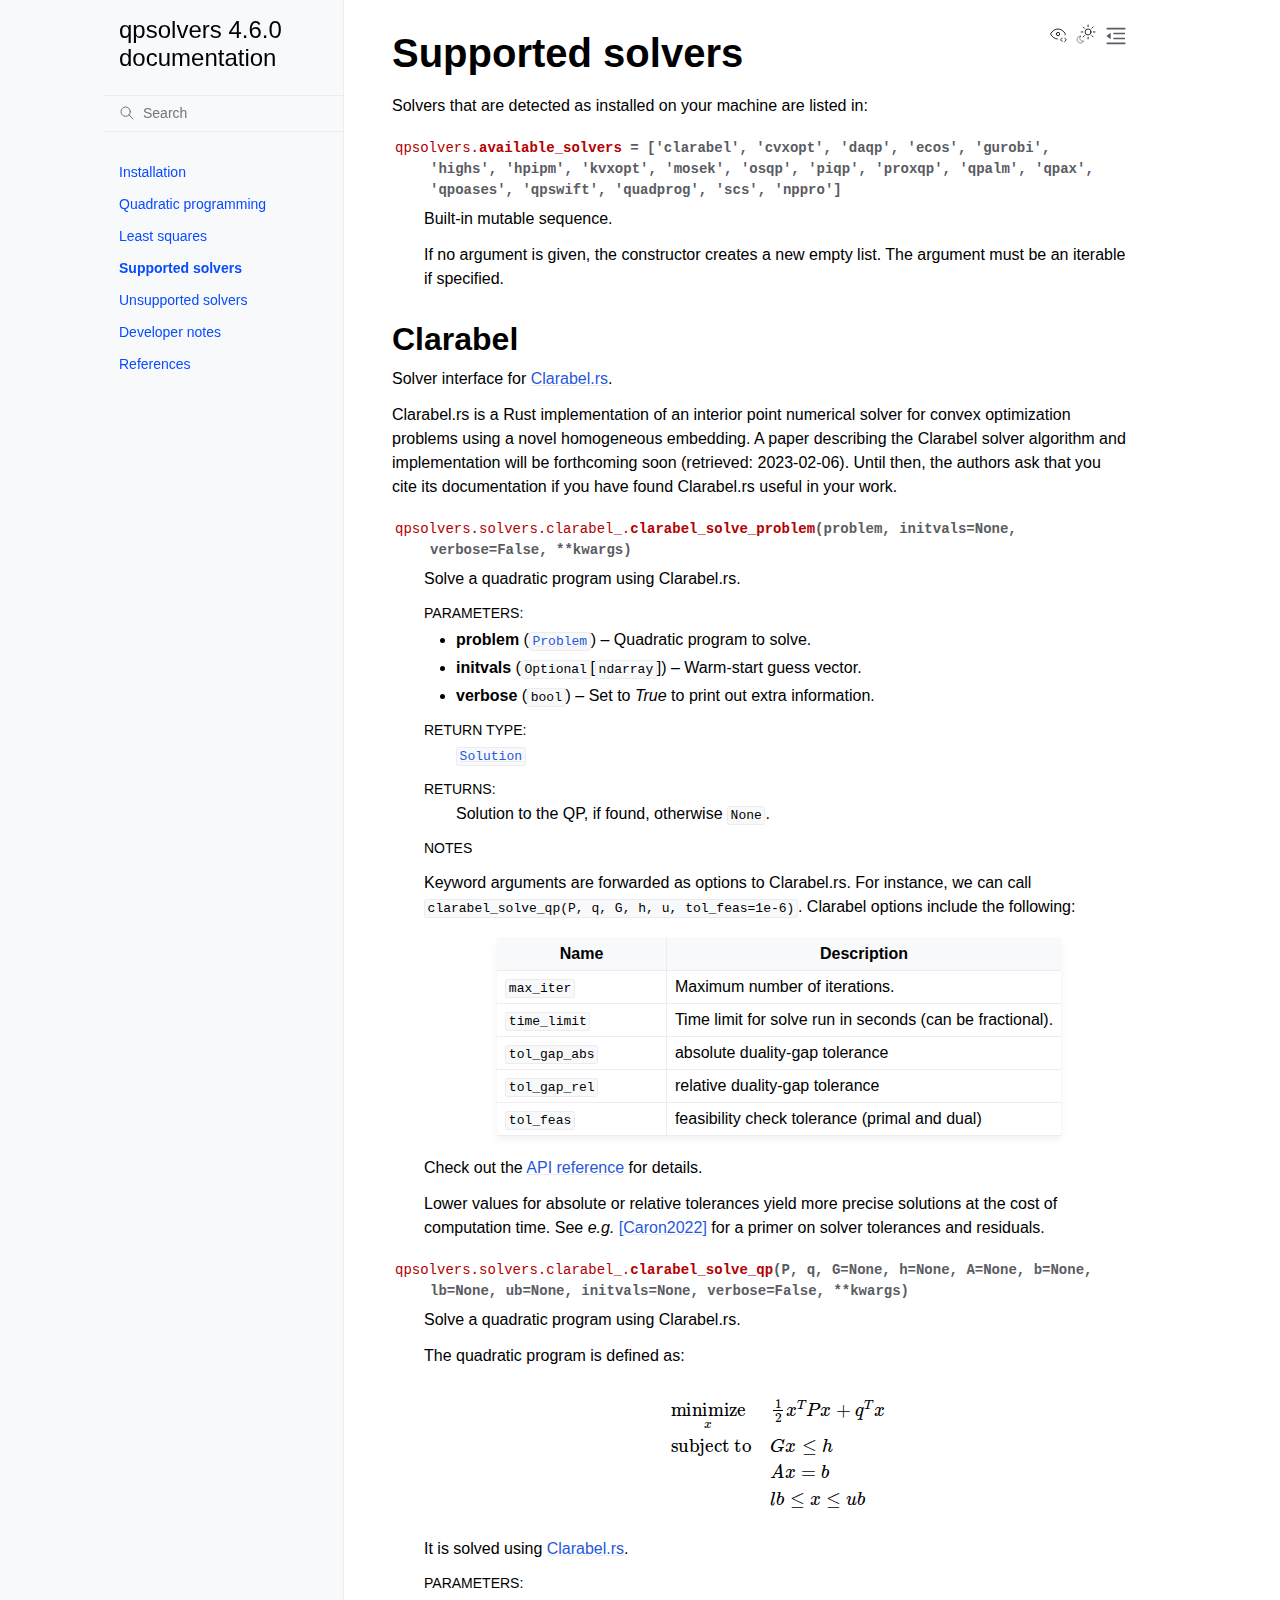
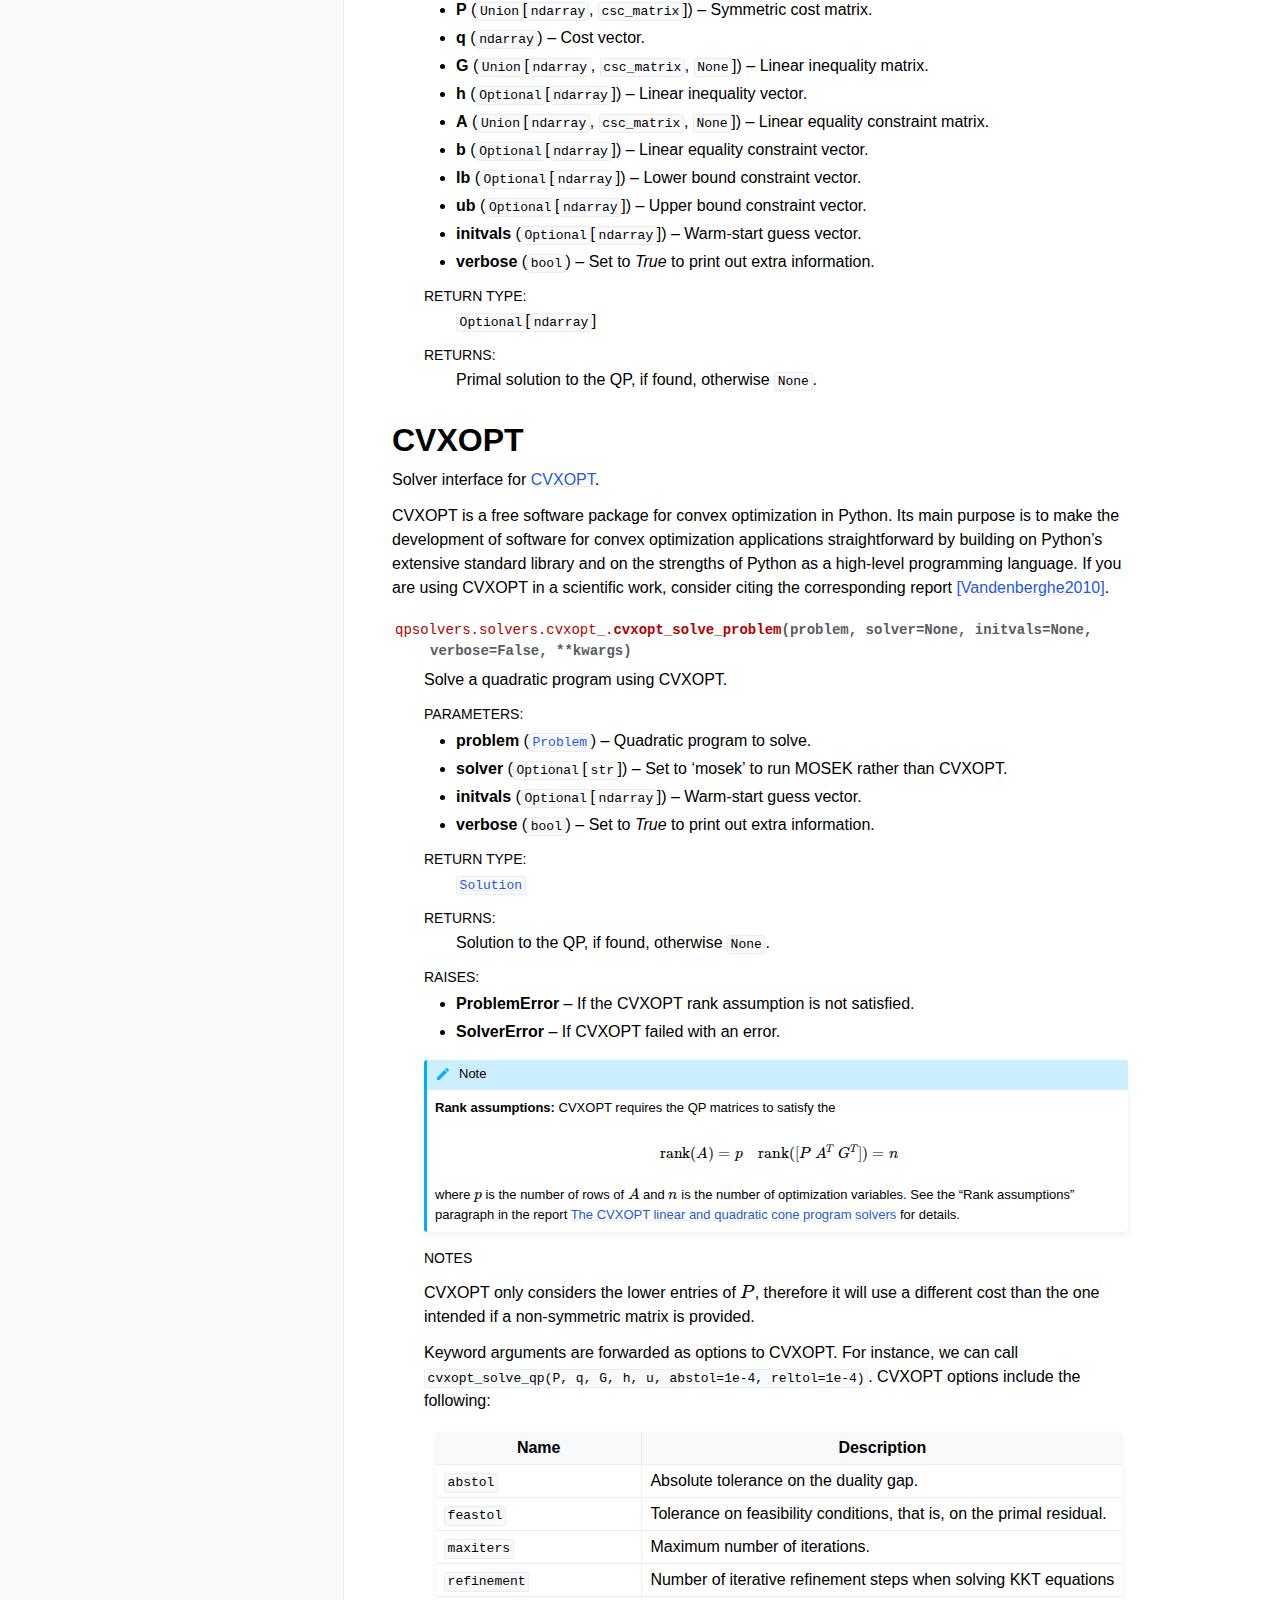
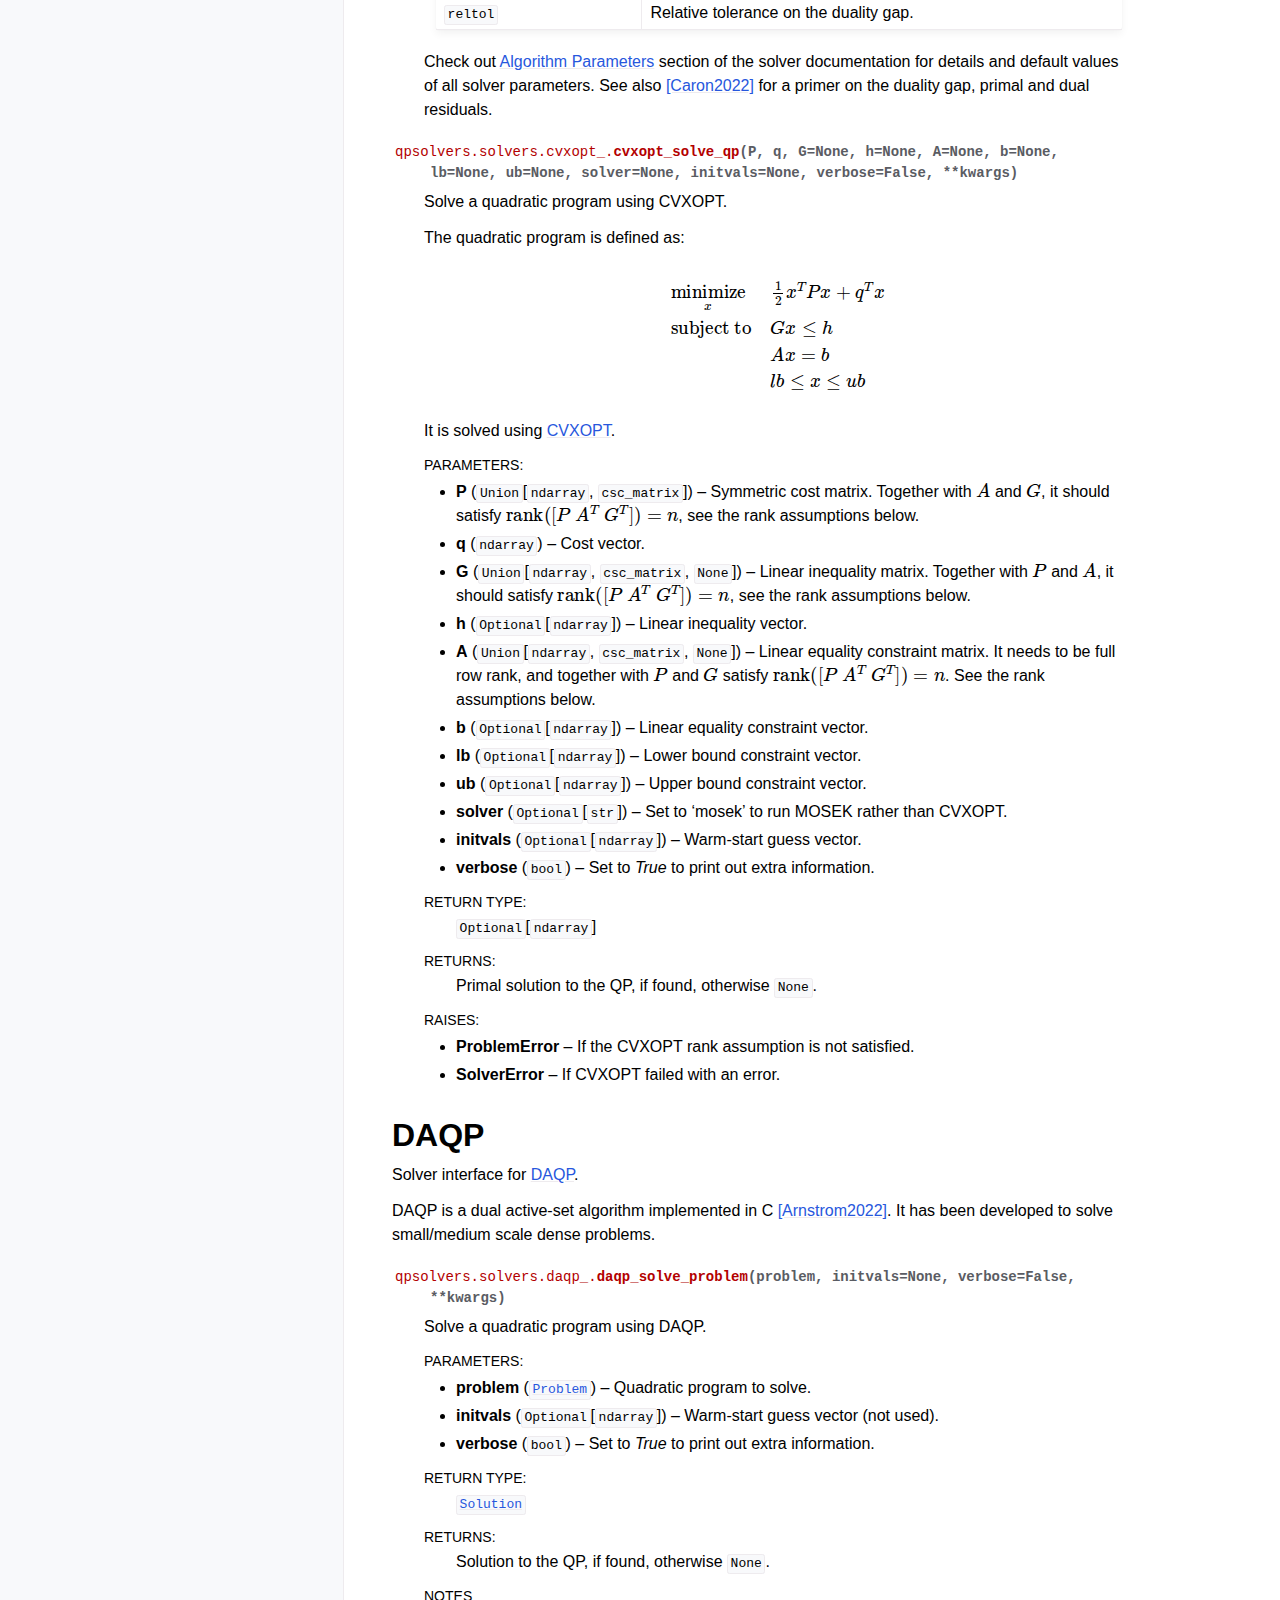
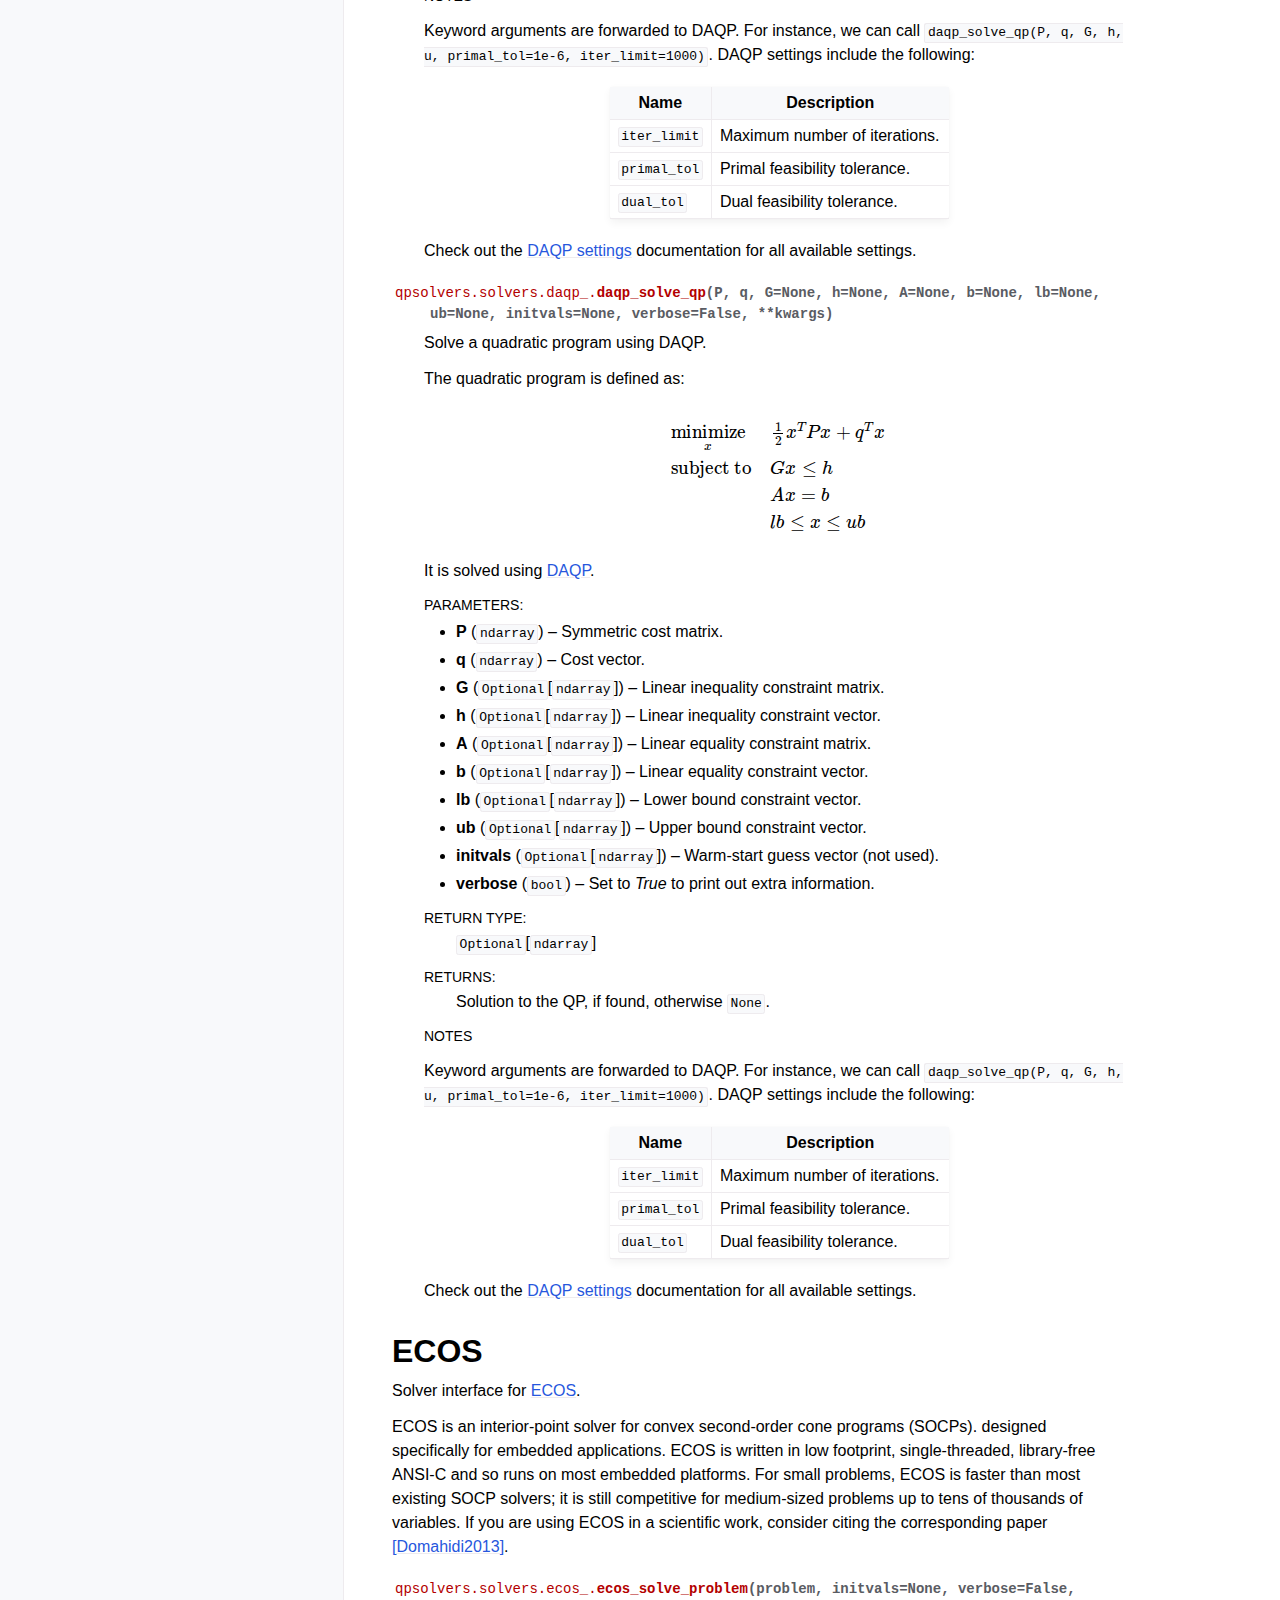
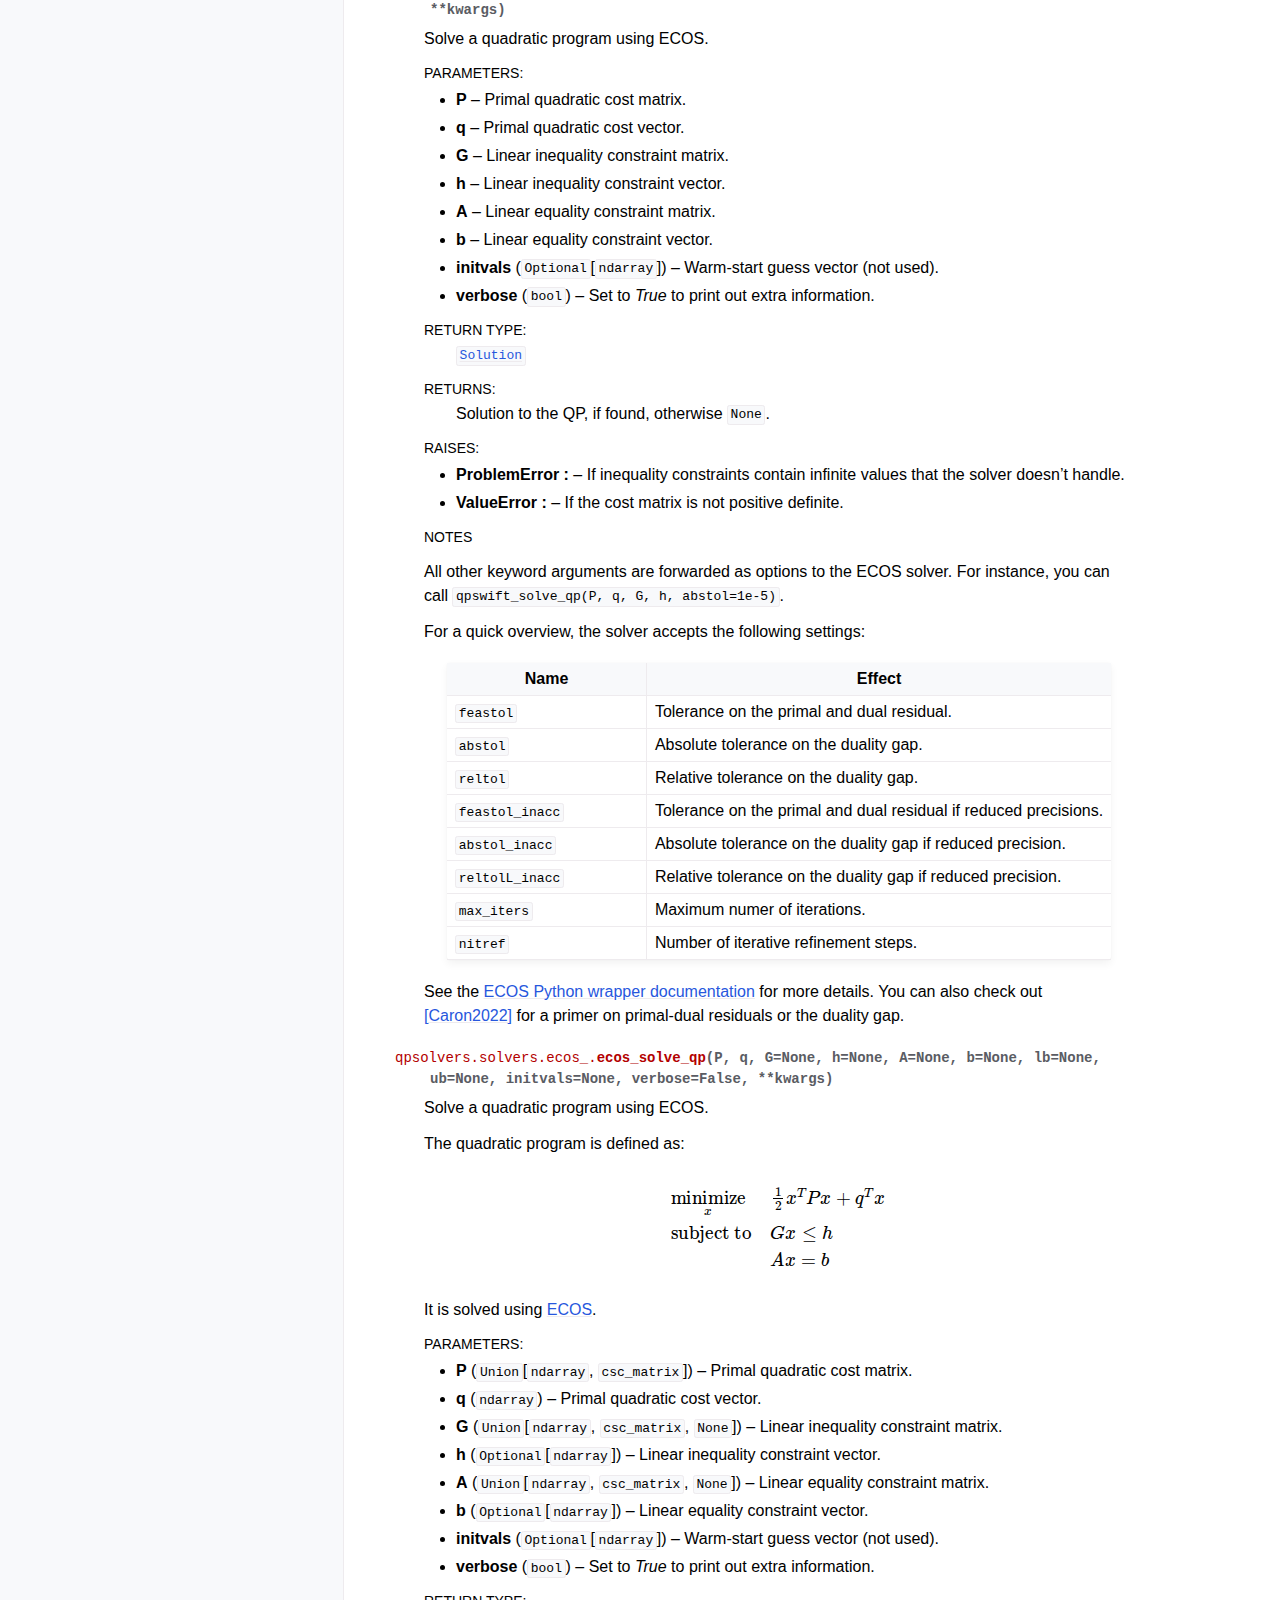
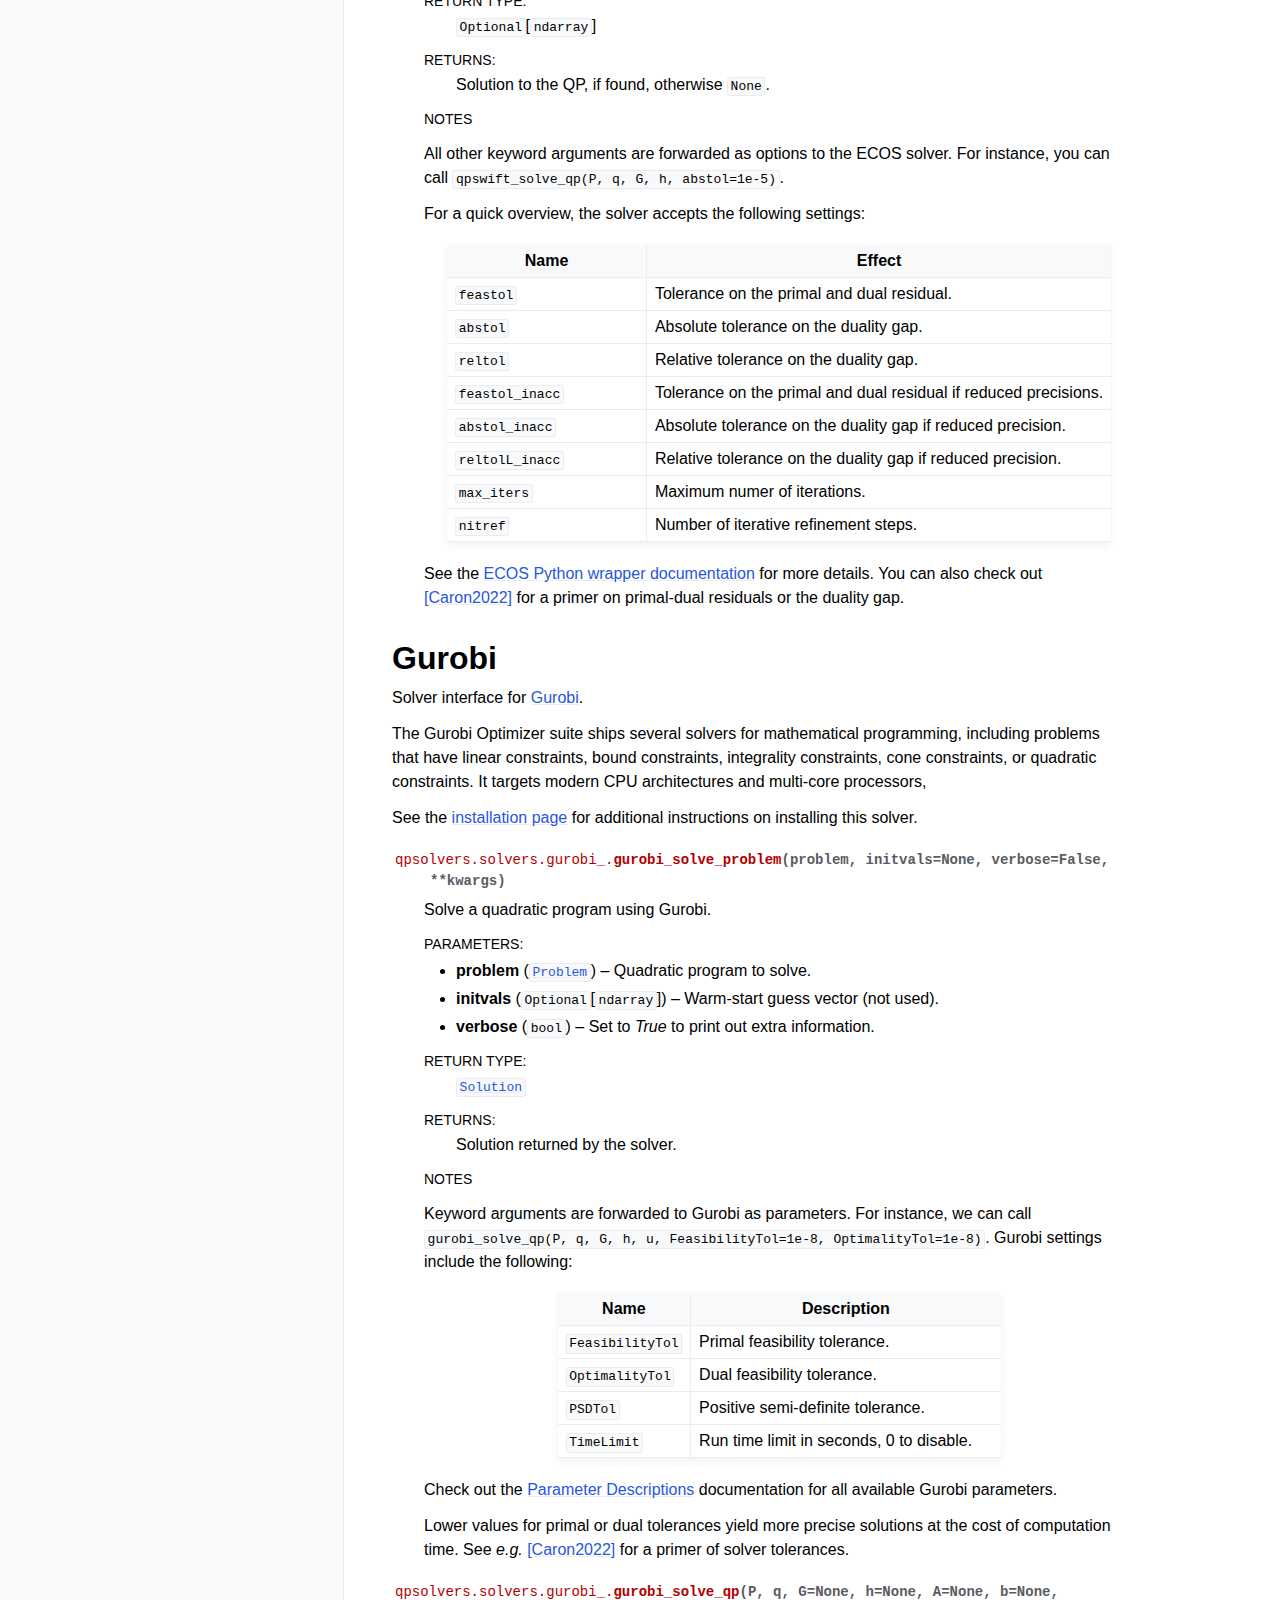
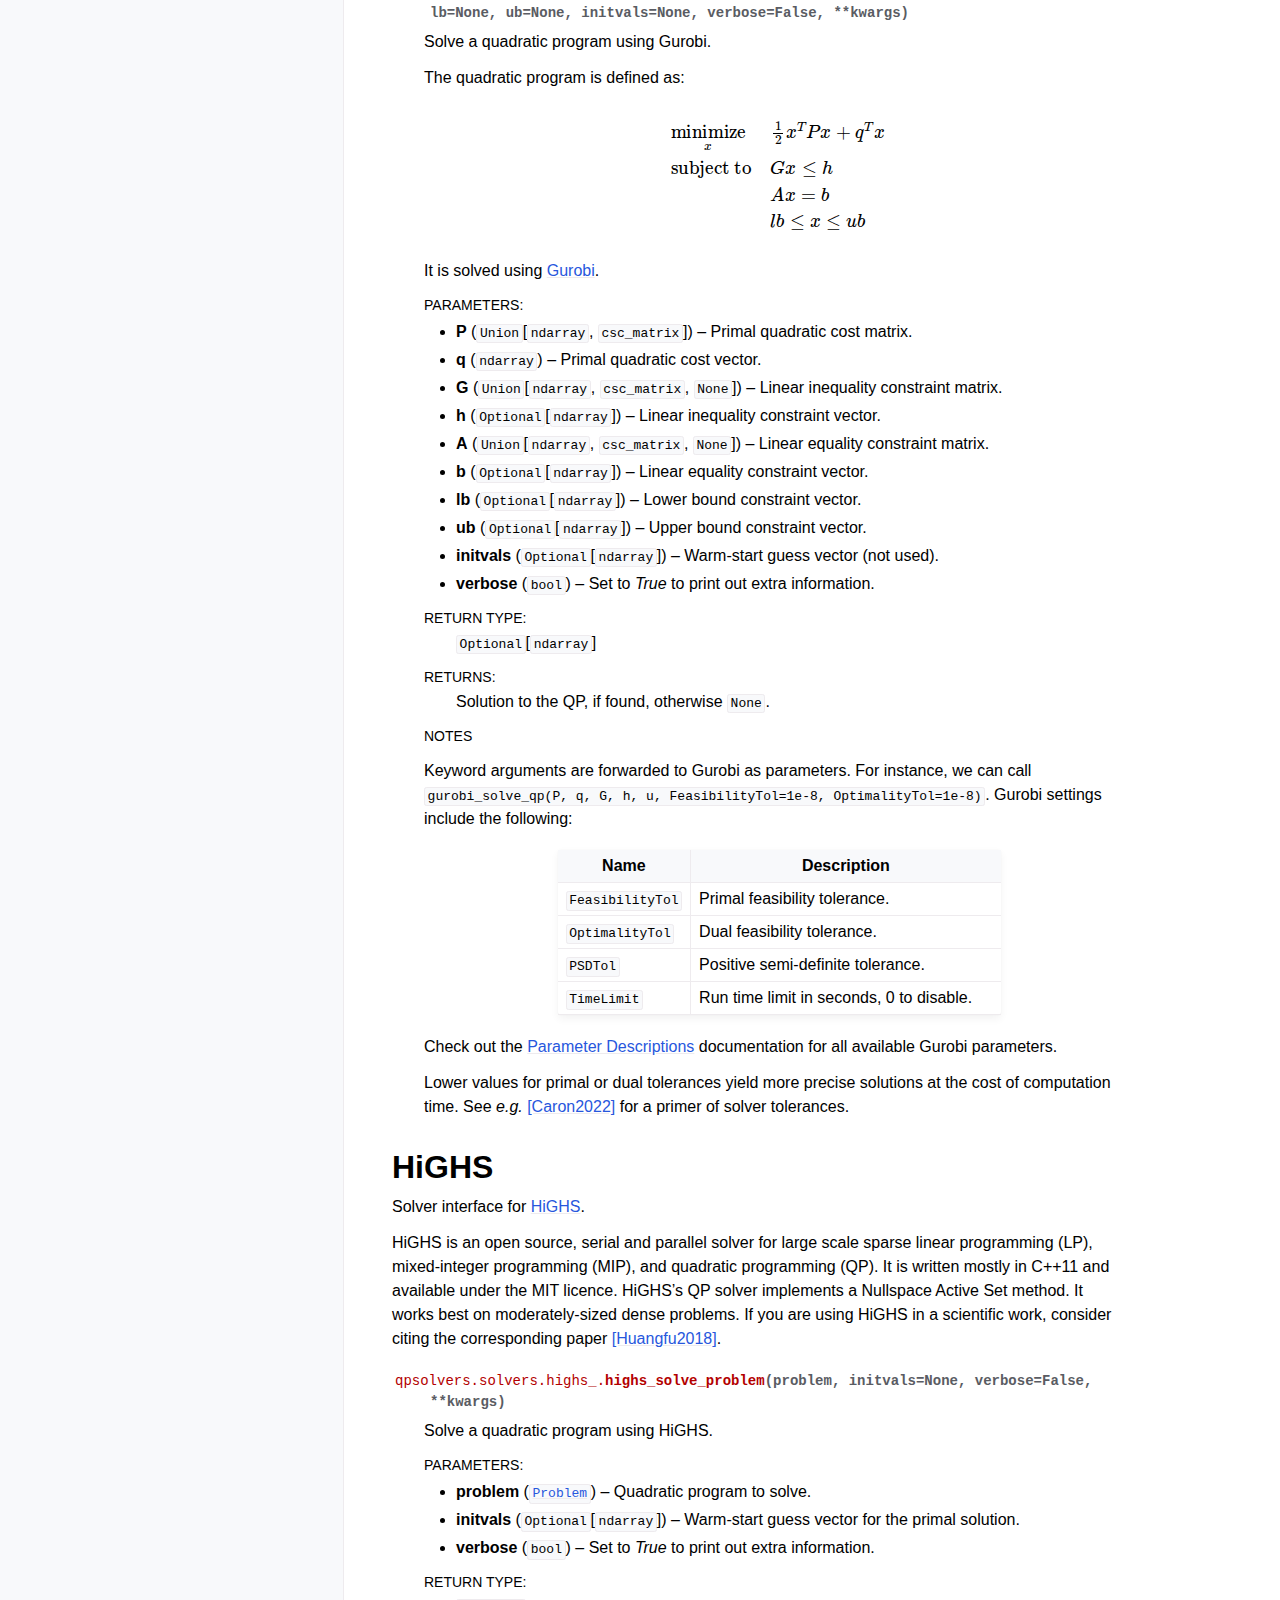
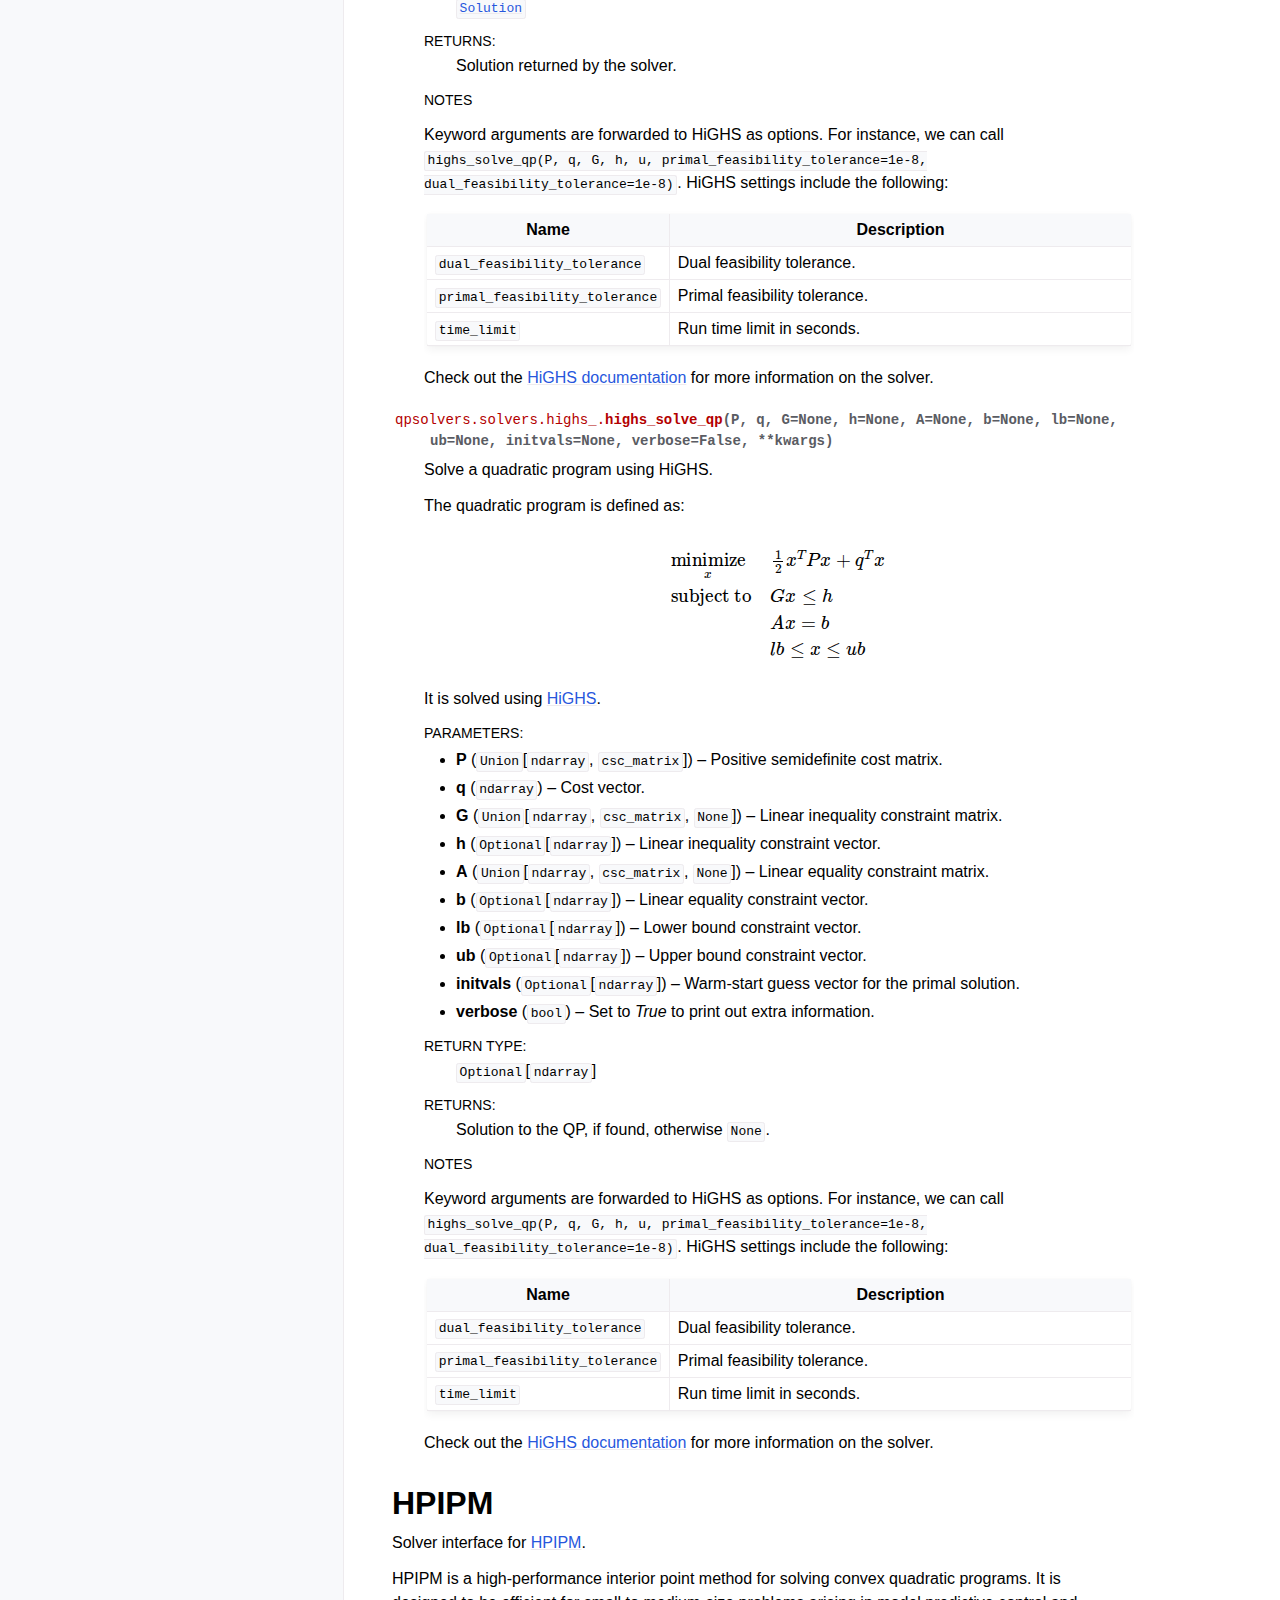
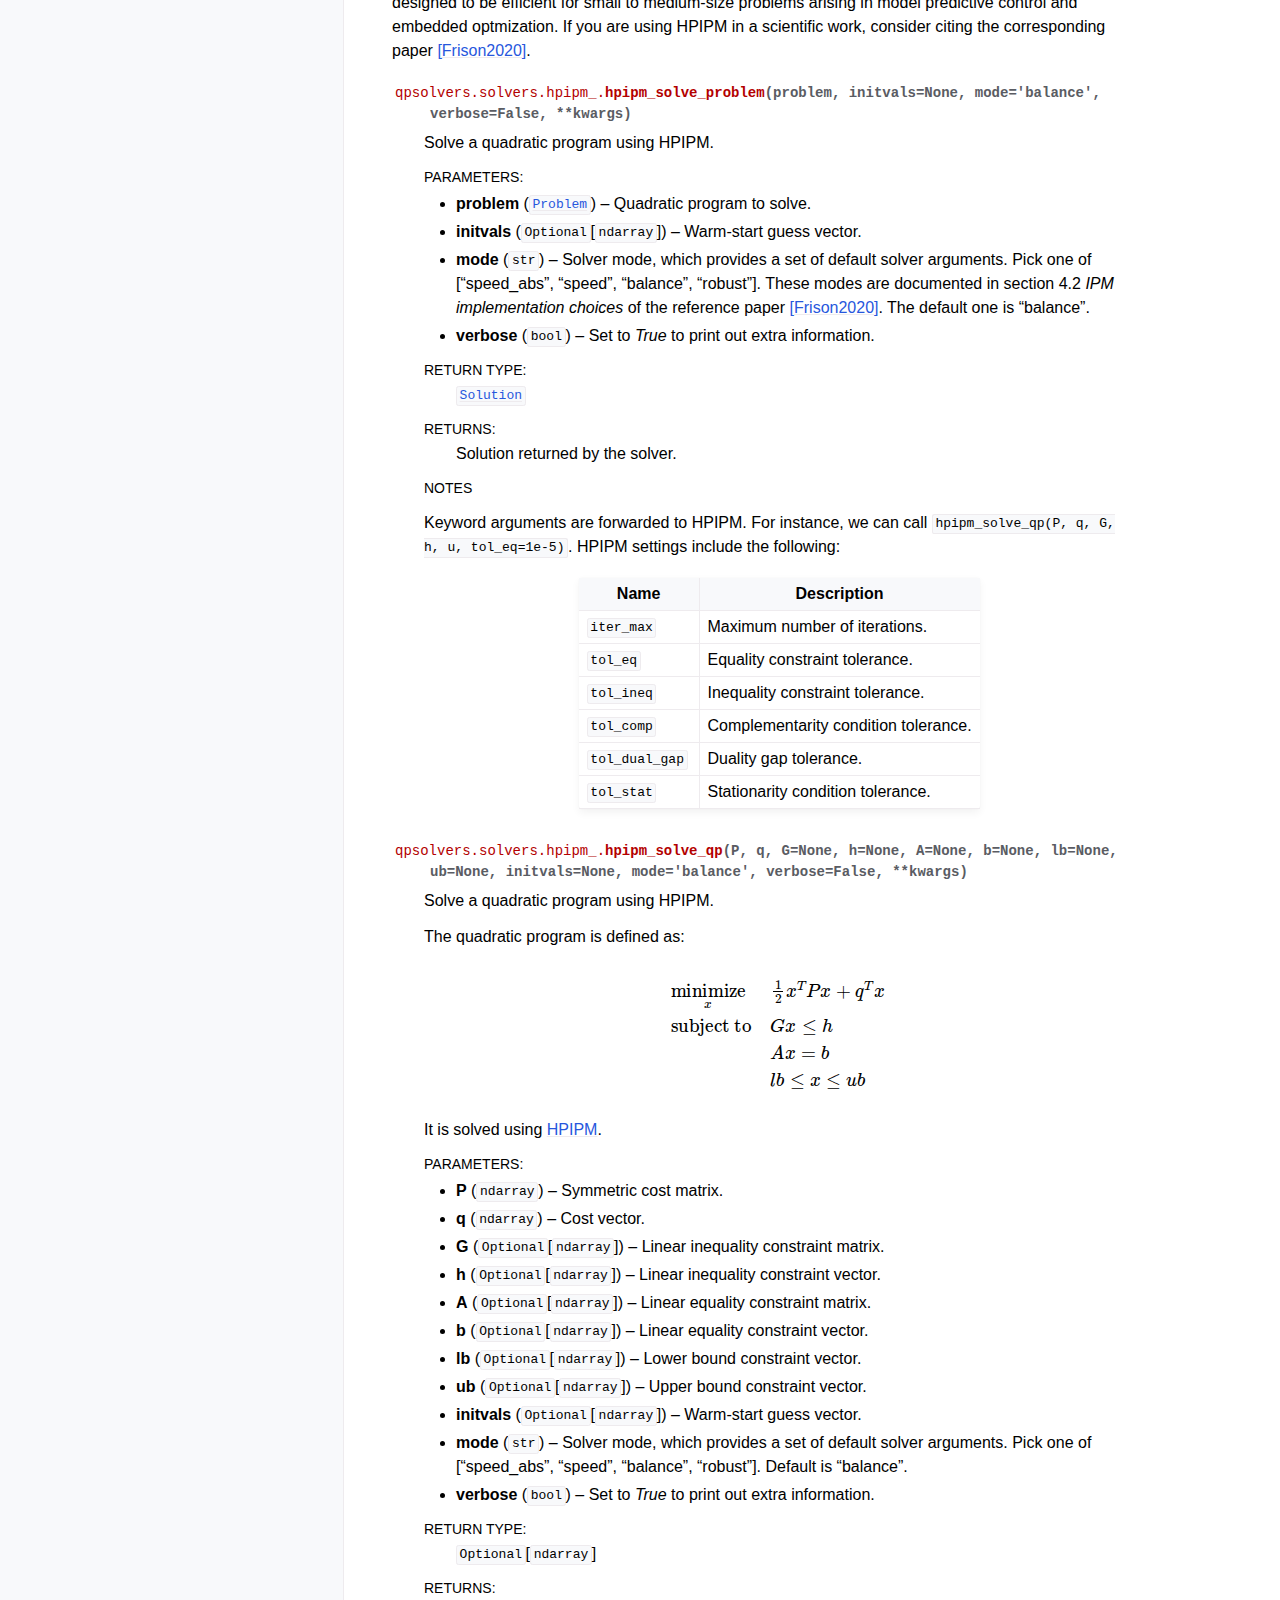
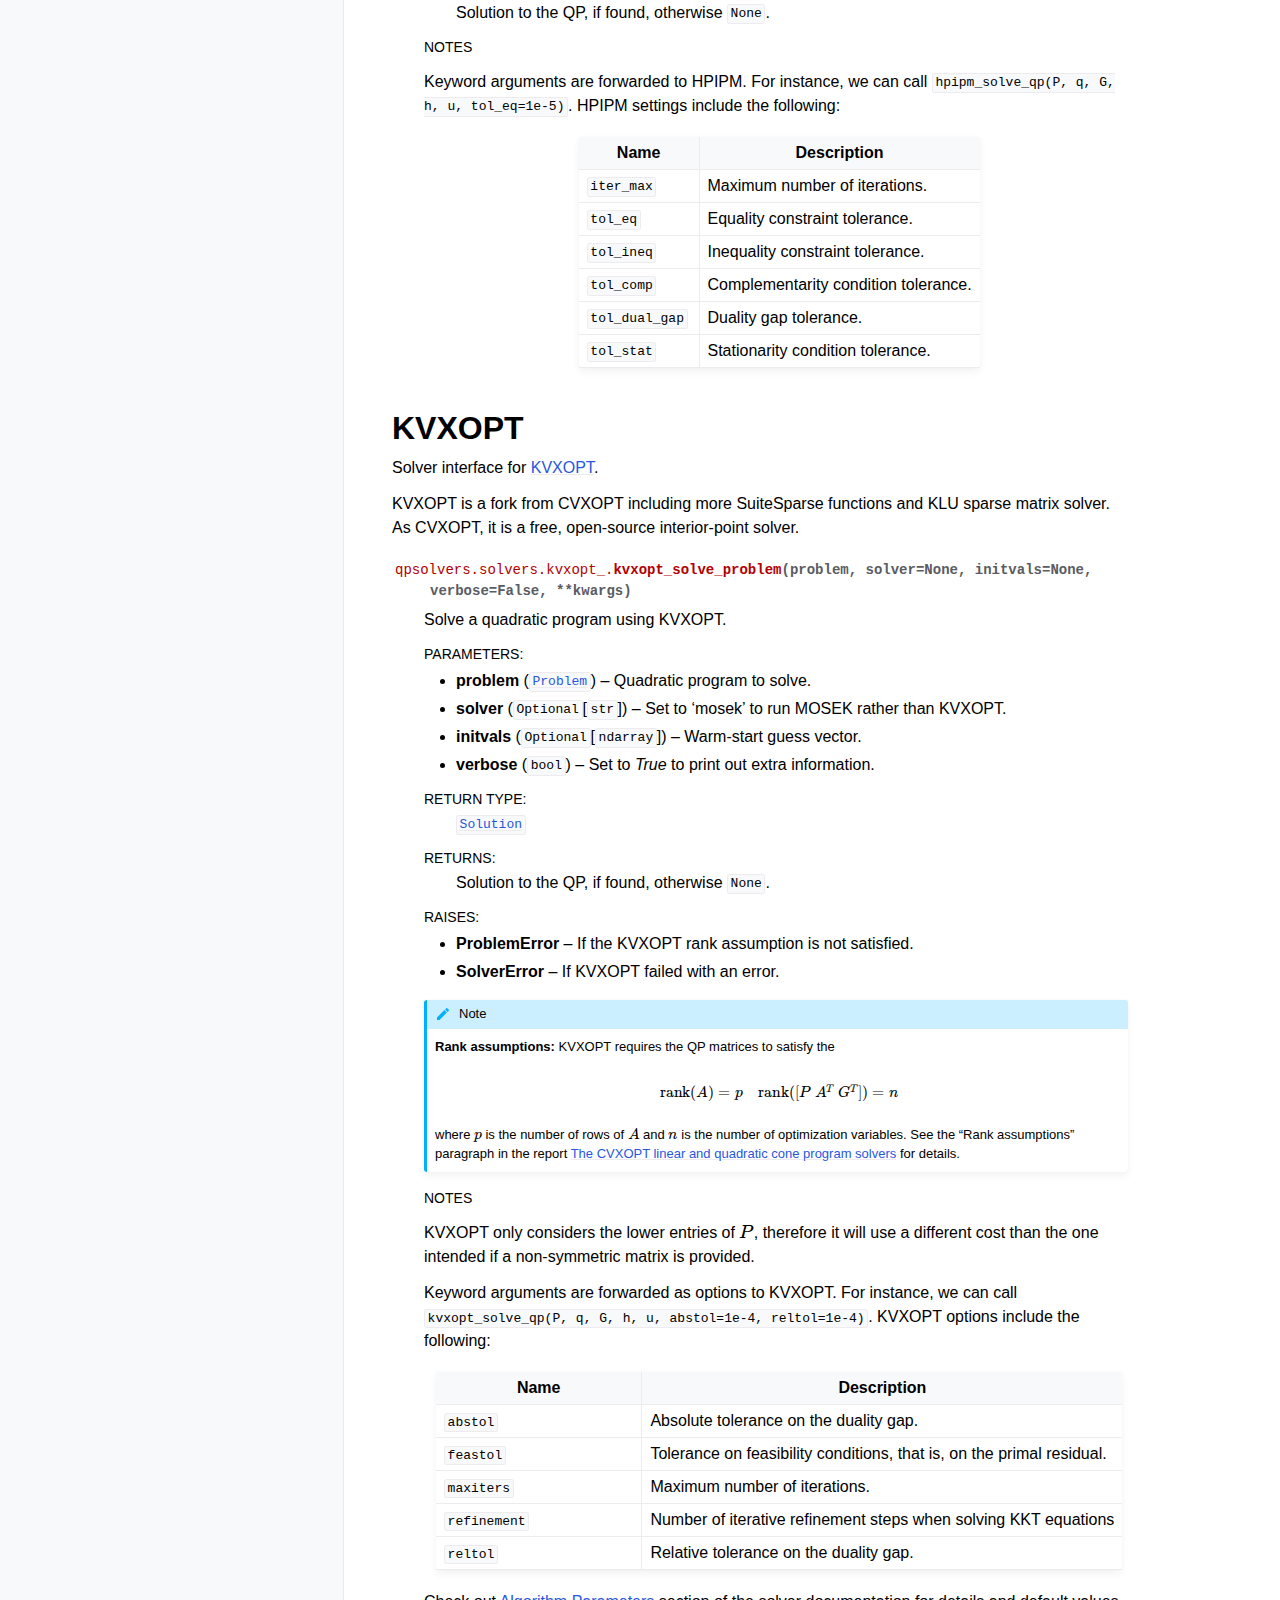
<file: supported-solvers.html>
<!doctype html>
<html class="no-js" lang="en" data-content_root="./">
  <head><meta charset="utf-8"/>
    <meta name="viewport" content="width=device-width,initial-scale=1"/>
    <meta name="color-scheme" content="light dark"><meta name="viewport" content="width=device-width, initial-scale=1" />
<link rel="index" title="Index" href="genindex.html" /><link rel="search" title="Search" href="search.html" /><link rel="next" title="Unsupported solvers" href="unsupported-solvers.html" /><link rel="prev" title="Least squares" href="least-squares.html" />

    <!-- Generated with Sphinx 8.1.3 and Furo 2024.08.06 -->
        <title>Supported solvers - qpsolvers 4.6.0 documentation</title>
      <link rel="stylesheet" type="text/css" href="_static/pygments.css?v=03e43079" />
    <link rel="stylesheet" type="text/css" href="_static/styles/furo.css?v=354aac6f" />
    <link rel="stylesheet" type="text/css" href="_static/styles/furo-extensions.css?v=302659d7" />
    
    


<style>
  body {
    --color-code-background: #eeffcc;
  --color-code-foreground: black;
  
  }
  @media not print {
    body[data-theme="dark"] {
      --color-code-background: #202020;
  --color-code-foreground: #d0d0d0;
  
    }
    @media (prefers-color-scheme: dark) {
      body:not([data-theme="light"]) {
        --color-code-background: #202020;
  --color-code-foreground: #d0d0d0;
  
      }
    }
  }
</style></head>
  <body>
    
    <script>
      document.body.dataset.theme = localStorage.getItem("theme") || "auto";
    </script>
    

<svg xmlns="http://www.w3.org/2000/svg" style="display: none;">
  <symbol id="svg-toc" viewBox="0 0 24 24">
    <title>Contents</title>
    <svg stroke="currentColor" fill="currentColor" stroke-width="0" viewBox="0 0 1024 1024">
      <path d="M408 442h480c4.4 0 8-3.6 8-8v-56c0-4.4-3.6-8-8-8H408c-4.4 0-8 3.6-8 8v56c0 4.4 3.6 8 8 8zm-8 204c0 4.4 3.6 8 8 8h480c4.4 0 8-3.6 8-8v-56c0-4.4-3.6-8-8-8H408c-4.4 0-8 3.6-8 8v56zm504-486H120c-4.4 0-8 3.6-8 8v56c0 4.4 3.6 8 8 8h784c4.4 0 8-3.6 8-8v-56c0-4.4-3.6-8-8-8zm0 632H120c-4.4 0-8 3.6-8 8v56c0 4.4 3.6 8 8 8h784c4.4 0 8-3.6 8-8v-56c0-4.4-3.6-8-8-8zM115.4 518.9L271.7 642c5.8 4.6 14.4.5 14.4-6.9V388.9c0-7.4-8.5-11.5-14.4-6.9L115.4 505.1a8.74 8.74 0 0 0 0 13.8z"/>
    </svg>
  </symbol>
  <symbol id="svg-menu" viewBox="0 0 24 24">
    <title>Menu</title>
    <svg xmlns="http://www.w3.org/2000/svg" viewBox="0 0 24 24" fill="none" stroke="currentColor"
      stroke-width="2" stroke-linecap="round" stroke-linejoin="round" class="feather-menu">
      <line x1="3" y1="12" x2="21" y2="12"></line>
      <line x1="3" y1="6" x2="21" y2="6"></line>
      <line x1="3" y1="18" x2="21" y2="18"></line>
    </svg>
  </symbol>
  <symbol id="svg-arrow-right" viewBox="0 0 24 24">
    <title>Expand</title>
    <svg xmlns="http://www.w3.org/2000/svg" viewBox="0 0 24 24" fill="none" stroke="currentColor"
      stroke-width="2" stroke-linecap="round" stroke-linejoin="round" class="feather-chevron-right">
      <polyline points="9 18 15 12 9 6"></polyline>
    </svg>
  </symbol>
  <symbol id="svg-sun" viewBox="0 0 24 24">
    <title>Light mode</title>
    <svg xmlns="http://www.w3.org/2000/svg" viewBox="0 0 24 24" fill="none" stroke="currentColor"
      stroke-width="1" stroke-linecap="round" stroke-linejoin="round" class="feather-sun">
      <circle cx="12" cy="12" r="5"></circle>
      <line x1="12" y1="1" x2="12" y2="3"></line>
      <line x1="12" y1="21" x2="12" y2="23"></line>
      <line x1="4.22" y1="4.22" x2="5.64" y2="5.64"></line>
      <line x1="18.36" y1="18.36" x2="19.78" y2="19.78"></line>
      <line x1="1" y1="12" x2="3" y2="12"></line>
      <line x1="21" y1="12" x2="23" y2="12"></line>
      <line x1="4.22" y1="19.78" x2="5.64" y2="18.36"></line>
      <line x1="18.36" y1="5.64" x2="19.78" y2="4.22"></line>
    </svg>
  </symbol>
  <symbol id="svg-moon" viewBox="0 0 24 24">
    <title>Dark mode</title>
    <svg xmlns="http://www.w3.org/2000/svg" viewBox="0 0 24 24" fill="none" stroke="currentColor"
      stroke-width="1" stroke-linecap="round" stroke-linejoin="round" class="icon-tabler-moon">
      <path stroke="none" d="M0 0h24v24H0z" fill="none" />
      <path d="M12 3c.132 0 .263 0 .393 0a7.5 7.5 0 0 0 7.92 12.446a9 9 0 1 1 -8.313 -12.454z" />
    </svg>
  </symbol>
  <symbol id="svg-sun-with-moon" viewBox="0 0 24 24">
    <title>Auto light/dark, in light mode</title>
    <svg xmlns="http://www.w3.org/2000/svg" viewBox="0 0 24 24" fill="none" stroke="currentColor"
      stroke-width="1" stroke-linecap="round" stroke-linejoin="round"
      class="icon-custom-derived-from-feather-sun-and-tabler-moon">
      <path style="opacity: 50%" d="M 5.411 14.504 C 5.471 14.504 5.532 14.504 5.591 14.504 C 3.639 16.319 4.383 19.569 6.931 20.352 C 7.693 20.586 8.512 20.551 9.25 20.252 C 8.023 23.207 4.056 23.725 2.11 21.184 C 0.166 18.642 1.702 14.949 4.874 14.536 C 5.051 14.512 5.231 14.5 5.411 14.5 L 5.411 14.504 Z"/>
      <line x1="14.5" y1="3.25" x2="14.5" y2="1.25"/>
      <line x1="14.5" y1="15.85" x2="14.5" y2="17.85"/>
      <line x1="10.044" y1="5.094" x2="8.63" y2="3.68"/>
      <line x1="19" y1="14.05" x2="20.414" y2="15.464"/>
      <line x1="8.2" y1="9.55" x2="6.2" y2="9.55"/>
      <line x1="20.8" y1="9.55" x2="22.8" y2="9.55"/>
      <line x1="10.044" y1="14.006" x2="8.63" y2="15.42"/>
      <line x1="19" y1="5.05" x2="20.414" y2="3.636"/>
      <circle cx="14.5" cy="9.55" r="3.6"/>
    </svg>
  </symbol>
  <symbol id="svg-moon-with-sun" viewBox="0 0 24 24">
    <title>Auto light/dark, in dark mode</title>
    <svg xmlns="http://www.w3.org/2000/svg" viewBox="0 0 24 24" fill="none" stroke="currentColor"
      stroke-width="1" stroke-linecap="round" stroke-linejoin="round"
      class="icon-custom-derived-from-feather-sun-and-tabler-moon">
      <path d="M 8.282 7.007 C 8.385 7.007 8.494 7.007 8.595 7.007 C 5.18 10.184 6.481 15.869 10.942 17.24 C 12.275 17.648 13.706 17.589 15 17.066 C 12.851 22.236 5.91 23.143 2.505 18.696 C -0.897 14.249 1.791 7.786 7.342 7.063 C 7.652 7.021 7.965 7 8.282 7 L 8.282 7.007 Z"/>
      <line style="opacity: 50%" x1="18" y1="3.705" x2="18" y2="2.5"/>
      <line style="opacity: 50%" x1="18" y1="11.295" x2="18" y2="12.5"/>
      <line style="opacity: 50%" x1="15.316" y1="4.816" x2="14.464" y2="3.964"/>
      <line style="opacity: 50%" x1="20.711" y1="10.212" x2="21.563" y2="11.063"/>
      <line style="opacity: 50%" x1="14.205" y1="7.5" x2="13.001" y2="7.5"/>
      <line style="opacity: 50%" x1="21.795" y1="7.5" x2="23" y2="7.5"/>
      <line style="opacity: 50%" x1="15.316" y1="10.184" x2="14.464" y2="11.036"/>
      <line style="opacity: 50%" x1="20.711" y1="4.789" x2="21.563" y2="3.937"/>
      <circle style="opacity: 50%" cx="18" cy="7.5" r="2.169"/>
    </svg>
  </symbol>
  <symbol id="svg-pencil" viewBox="0 0 24 24">
    <svg xmlns="http://www.w3.org/2000/svg" viewBox="0 0 24 24" fill="none" stroke="currentColor"
      stroke-width="1" stroke-linecap="round" stroke-linejoin="round" class="icon-tabler-pencil-code">
      <path d="M4 20h4l10.5 -10.5a2.828 2.828 0 1 0 -4 -4l-10.5 10.5v4" />
      <path d="M13.5 6.5l4 4" />
      <path d="M20 21l2 -2l-2 -2" />
      <path d="M17 17l-2 2l2 2" />
    </svg>
  </symbol>
  <symbol id="svg-eye" viewBox="0 0 24 24">
    <svg xmlns="http://www.w3.org/2000/svg" viewBox="0 0 24 24" fill="none" stroke="currentColor"
      stroke-width="1" stroke-linecap="round" stroke-linejoin="round" class="icon-tabler-eye-code">
      <path stroke="none" d="M0 0h24v24H0z" fill="none" />
      <path d="M10 12a2 2 0 1 0 4 0a2 2 0 0 0 -4 0" />
      <path
        d="M11.11 17.958c-3.209 -.307 -5.91 -2.293 -8.11 -5.958c2.4 -4 5.4 -6 9 -6c3.6 0 6.6 2 9 6c-.21 .352 -.427 .688 -.647 1.008" />
      <path d="M20 21l2 -2l-2 -2" />
      <path d="M17 17l-2 2l2 2" />
    </svg>
  </symbol>
</svg>

<input type="checkbox" class="sidebar-toggle" name="__navigation" id="__navigation">
<input type="checkbox" class="sidebar-toggle" name="__toc" id="__toc">
<label class="overlay sidebar-overlay" for="__navigation">
  <div class="visually-hidden">Hide navigation sidebar</div>
</label>
<label class="overlay toc-overlay" for="__toc">
  <div class="visually-hidden">Hide table of contents sidebar</div>
</label>

<a class="skip-to-content muted-link" href="#furo-main-content">Skip to content</a>



<div class="page">
  <header class="mobile-header">
    <div class="header-left">
      <label class="nav-overlay-icon" for="__navigation">
        <div class="visually-hidden">Toggle site navigation sidebar</div>
        <i class="icon"><svg><use href="#svg-menu"></use></svg></i>
      </label>
    </div>
    <div class="header-center">
      <a href="index.html"><div class="brand">qpsolvers 4.6.0 documentation</div></a>
    </div>
    <div class="header-right">
      <div class="theme-toggle-container theme-toggle-header">
        <button class="theme-toggle">
          <div class="visually-hidden">Toggle Light / Dark / Auto color theme</div>
          <svg class="theme-icon-when-auto-light"><use href="#svg-sun-with-moon"></use></svg>
          <svg class="theme-icon-when-auto-dark"><use href="#svg-moon-with-sun"></use></svg>
          <svg class="theme-icon-when-dark"><use href="#svg-moon"></use></svg>
          <svg class="theme-icon-when-light"><use href="#svg-sun"></use></svg>
        </button>
      </div>
      <label class="toc-overlay-icon toc-header-icon" for="__toc">
        <div class="visually-hidden">Toggle table of contents sidebar</div>
        <i class="icon"><svg><use href="#svg-toc"></use></svg></i>
      </label>
    </div>
  </header>
  <aside class="sidebar-drawer">
    <div class="sidebar-container">
      
      <div class="sidebar-sticky"><a class="sidebar-brand" href="index.html">
  
  
  <span class="sidebar-brand-text">qpsolvers 4.6.0 documentation</span>
  
</a><form class="sidebar-search-container" method="get" action="search.html" role="search">
  <input class="sidebar-search" placeholder="Search" name="q" aria-label="Search">
  <input type="hidden" name="check_keywords" value="yes">
  <input type="hidden" name="area" value="default">
</form>
<div id="searchbox"></div><div class="sidebar-scroll"><div class="sidebar-tree">
  <ul class="current">
<li class="toctree-l1"><a class="reference internal" href="installation.html">Installation</a></li>
<li class="toctree-l1"><a class="reference internal" href="quadratic-programming.html">Quadratic programming</a></li>
<li class="toctree-l1"><a class="reference internal" href="least-squares.html">Least squares</a></li>
<li class="toctree-l1 current current-page"><a class="current reference internal" href="#">Supported solvers</a></li>
<li class="toctree-l1"><a class="reference internal" href="unsupported-solvers.html">Unsupported solvers</a></li>
<li class="toctree-l1"><a class="reference internal" href="developer-notes.html">Developer notes</a></li>
<li class="toctree-l1"><a class="reference internal" href="references.html">References</a></li>
</ul>

</div>
</div>

      </div>
      
    </div>
  </aside>
  <div class="main">
    <div class="content">
      <div class="article-container">
        <a href="#" class="back-to-top muted-link">
          <svg xmlns="http://www.w3.org/2000/svg" viewBox="0 0 24 24">
            <path d="M13 20h-2V8l-5.5 5.5-1.42-1.42L12 4.16l7.92 7.92-1.42 1.42L13 8v12z"></path>
          </svg>
          <span>Back to top</span>
        </a>
        <div class="content-icon-container">
          <div class="view-this-page">
  <a class="muted-link" href="_sources/supported-solvers.rst.txt" title="View this page">
    <svg><use href="#svg-eye"></use></svg>
    <span class="visually-hidden">View this page</span>
  </a>
</div>
<div class="theme-toggle-container theme-toggle-content">
            <button class="theme-toggle">
              <div class="visually-hidden">Toggle Light / Dark / Auto color theme</div>
              <svg class="theme-icon-when-auto-light"><use href="#svg-sun-with-moon"></use></svg>
              <svg class="theme-icon-when-auto-dark"><use href="#svg-moon-with-sun"></use></svg>
              <svg class="theme-icon-when-dark"><use href="#svg-moon"></use></svg>
              <svg class="theme-icon-when-light"><use href="#svg-sun"></use></svg>
            </button>
          </div>
          <label class="toc-overlay-icon toc-content-icon" for="__toc">
            <div class="visually-hidden">Toggle table of contents sidebar</div>
            <i class="icon"><svg><use href="#svg-toc"></use></svg></i>
          </label>
        </div>
        <article role="main" id="furo-main-content">
          <section id="supported-solvers">
<span id="id1"></span><h1>Supported solvers<a class="headerlink" href="#supported-solvers" title="Link to this heading">¶</a></h1>
<p>Solvers that are detected as installed on your machine are listed in:</p>
<dl class="py data">
<dt class="sig sig-object py" id="qpsolvers.available_solvers">
<span class="sig-prename descclassname"><span class="pre">qpsolvers.</span></span><span class="sig-name descname"><span class="pre">available_solvers</span></span><em class="property"><span class="w"> </span><span class="p"><span class="pre">=</span></span><span class="w"> </span><span class="pre">['clarabel',</span> <span class="pre">'cvxopt',</span> <span class="pre">'daqp',</span> <span class="pre">'ecos',</span> <span class="pre">'gurobi',</span> <span class="pre">'highs',</span> <span class="pre">'hpipm',</span> <span class="pre">'kvxopt',</span> <span class="pre">'mosek',</span> <span class="pre">'osqp',</span> <span class="pre">'piqp',</span> <span class="pre">'proxqp',</span> <span class="pre">'qpalm',</span> <span class="pre">'qpax',</span> <span class="pre">'qpoases',</span> <span class="pre">'qpswift',</span> <span class="pre">'quadprog',</span> <span class="pre">'scs',</span> <span class="pre">'nppro']</span></em><a class="headerlink" href="#qpsolvers.available_solvers" title="Link to this definition">¶</a></dt>
<dd><p>Built-in mutable sequence.</p>
<p>If no argument is given, the constructor creates a new empty list.
The argument must be an iterable if specified.</p>
</dd></dl>

<section id="module-qpsolvers.solvers.clarabel_">
<span id="clarabel"></span><h2>Clarabel<a class="headerlink" href="#module-qpsolvers.solvers.clarabel_" title="Link to this heading">¶</a></h2>
<p>Solver interface for <a class="reference external" href="https://github.com/oxfordcontrol/Clarabel.rs">Clarabel.rs</a>.</p>
<p>Clarabel.rs is a Rust implementation of an interior point numerical solver for
convex optimization problems using a novel homogeneous embedding. A paper
describing the Clarabel solver algorithm and implementation will be forthcoming
soon (retrieved: 2023-02-06). Until then, the authors ask that you cite its
documentation if you have found Clarabel.rs useful in your work.</p>
<dl class="py function">
<dt class="sig sig-object py" id="qpsolvers.solvers.clarabel_.clarabel_solve_problem">
<span class="sig-prename descclassname"><span class="pre">qpsolvers.solvers.clarabel_.</span></span><span class="sig-name descname"><span class="pre">clarabel_solve_problem</span></span><span class="sig-paren">(</span><em class="sig-param"><span class="n"><span class="pre">problem</span></span></em>, <em class="sig-param"><span class="n"><span class="pre">initvals</span></span><span class="o"><span class="pre">=</span></span><span class="default_value"><span class="pre">None</span></span></em>, <em class="sig-param"><span class="n"><span class="pre">verbose</span></span><span class="o"><span class="pre">=</span></span><span class="default_value"><span class="pre">False</span></span></em>, <em class="sig-param"><span class="o"><span class="pre">**</span></span><span class="n"><span class="pre">kwargs</span></span></em><span class="sig-paren">)</span><a class="headerlink" href="#qpsolvers.solvers.clarabel_.clarabel_solve_problem" title="Link to this definition">¶</a></dt>
<dd><p>Solve a quadratic program using Clarabel.rs.</p>
<dl class="field-list simple">
<dt class="field-odd">Parameters<span class="colon">:</span></dt>
<dd class="field-odd"><ul class="simple">
<li><p><strong>problem</strong> (<span class="sphinx_autodoc_typehints-type"><a class="reference internal" href="quadratic-programming.html#qpsolvers.problem.Problem" title="qpsolvers.problem.Problem"><code class="xref py py-class docutils literal notranslate"><span class="pre">Problem</span></code></a></span>) – Quadratic program to solve.</p></li>
<li><p><strong>initvals</strong> (<span class="sphinx_autodoc_typehints-type"><code class="xref py py-data docutils literal notranslate"><span class="pre">Optional</span></code>[<code class="xref py py-class docutils literal notranslate"><span class="pre">ndarray</span></code>]</span>) – Warm-start guess vector.</p></li>
<li><p><strong>verbose</strong> (<span class="sphinx_autodoc_typehints-type"><code class="xref py py-class docutils literal notranslate"><span class="pre">bool</span></code></span>) – Set to <cite>True</cite> to print out extra information.</p></li>
</ul>
</dd>
<dt class="field-even">Return type<span class="colon">:</span></dt>
<dd class="field-even"><p><span class="sphinx_autodoc_typehints-type"><a class="reference internal" href="quadratic-programming.html#qpsolvers.solution.Solution" title="qpsolvers.solution.Solution"><code class="xref py py-class docutils literal notranslate"><span class="pre">Solution</span></code></a></span></p>
</dd>
<dt class="field-odd">Returns<span class="colon">:</span></dt>
<dd class="field-odd"><p>Solution to the QP, if found, otherwise <code class="docutils literal notranslate"><span class="pre">None</span></code>.</p>
</dd>
</dl>
<p class="rubric">Notes</p>
<p>Keyword arguments are forwarded as options to Clarabel.rs. For instance, we
can call <code class="docutils literal notranslate"><span class="pre">clarabel_solve_qp(P,</span> <span class="pre">q,</span> <span class="pre">G,</span> <span class="pre">h,</span> <span class="pre">u,</span> <span class="pre">tol_feas=1e-6)</span></code>. Clarabel
options include the following:</p>
<div class="table-wrapper colwidths-given docutils container">
<table class="docutils align-default">
<colgroup>
<col style="width: 30.0%" />
<col style="width: 70.0%" />
</colgroup>
<thead>
<tr class="row-odd"><th class="head"><p>Name</p></th>
<th class="head"><p>Description</p></th>
</tr>
</thead>
<tbody>
<tr class="row-even"><td><p><code class="docutils literal notranslate"><span class="pre">max_iter</span></code></p></td>
<td><p>Maximum number of iterations.</p></td>
</tr>
<tr class="row-odd"><td><p><code class="docutils literal notranslate"><span class="pre">time_limit</span></code></p></td>
<td><p>Time limit for solve run in seconds (can be fractional).</p></td>
</tr>
<tr class="row-even"><td><p><code class="docutils literal notranslate"><span class="pre">tol_gap_abs</span></code></p></td>
<td><p>absolute duality-gap tolerance</p></td>
</tr>
<tr class="row-odd"><td><p><code class="docutils literal notranslate"><span class="pre">tol_gap_rel</span></code></p></td>
<td><p>relative duality-gap tolerance</p></td>
</tr>
<tr class="row-even"><td><p><code class="docutils literal notranslate"><span class="pre">tol_feas</span></code></p></td>
<td><p>feasibility check tolerance (primal and dual)</p></td>
</tr>
</tbody>
</table>
</div>
<p>Check out the <a class="reference external" href="https://oxfordcontrol.github.io/ClarabelDocs/stable/api_settings/#Clarabel.Settings">API reference</a>
for details.</p>
<p>Lower values for absolute or relative tolerances yield more precise
solutions at the cost of computation time. See <em>e.g.</em> <a class="reference internal" href="references.html#caron2022" id="id2"><span>[Caron2022]</span></a> for a
primer on solver tolerances and residuals.</p>
</dd></dl>

<dl class="py function">
<dt class="sig sig-object py" id="qpsolvers.solvers.clarabel_.clarabel_solve_qp">
<span class="sig-prename descclassname"><span class="pre">qpsolvers.solvers.clarabel_.</span></span><span class="sig-name descname"><span class="pre">clarabel_solve_qp</span></span><span class="sig-paren">(</span><em class="sig-param"><span class="n"><span class="pre">P</span></span></em>, <em class="sig-param"><span class="n"><span class="pre">q</span></span></em>, <em class="sig-param"><span class="n"><span class="pre">G</span></span><span class="o"><span class="pre">=</span></span><span class="default_value"><span class="pre">None</span></span></em>, <em class="sig-param"><span class="n"><span class="pre">h</span></span><span class="o"><span class="pre">=</span></span><span class="default_value"><span class="pre">None</span></span></em>, <em class="sig-param"><span class="n"><span class="pre">A</span></span><span class="o"><span class="pre">=</span></span><span class="default_value"><span class="pre">None</span></span></em>, <em class="sig-param"><span class="n"><span class="pre">b</span></span><span class="o"><span class="pre">=</span></span><span class="default_value"><span class="pre">None</span></span></em>, <em class="sig-param"><span class="n"><span class="pre">lb</span></span><span class="o"><span class="pre">=</span></span><span class="default_value"><span class="pre">None</span></span></em>, <em class="sig-param"><span class="n"><span class="pre">ub</span></span><span class="o"><span class="pre">=</span></span><span class="default_value"><span class="pre">None</span></span></em>, <em class="sig-param"><span class="n"><span class="pre">initvals</span></span><span class="o"><span class="pre">=</span></span><span class="default_value"><span class="pre">None</span></span></em>, <em class="sig-param"><span class="n"><span class="pre">verbose</span></span><span class="o"><span class="pre">=</span></span><span class="default_value"><span class="pre">False</span></span></em>, <em class="sig-param"><span class="o"><span class="pre">**</span></span><span class="n"><span class="pre">kwargs</span></span></em><span class="sig-paren">)</span><a class="headerlink" href="#qpsolvers.solvers.clarabel_.clarabel_solve_qp" title="Link to this definition">¶</a></dt>
<dd><p>Solve a quadratic program using Clarabel.rs.</p>
<p>The quadratic program is defined as:</p>
<div class="math-wrapper docutils container">
<div class="math notranslate nohighlight">
\[\begin{split}\begin{split}\begin{array}{ll}
    \underset{x}{\mbox{minimize}} &amp;
        \frac{1}{2} x^T P x + q^T x \\
    \mbox{subject to}
        &amp; G x \leq h                \\
        &amp; A x = b                   \\
        &amp; lb \leq x \leq ub
\end{array}\end{split}\end{split}\]</div>
</div>
<p>It is solved using <a class="reference external" href="https://github.com/oxfordcontrol/Clarabel.rs">Clarabel.rs</a>.</p>
<dl class="field-list simple">
<dt class="field-odd">Parameters<span class="colon">:</span></dt>
<dd class="field-odd"><ul class="simple">
<li><p><strong>P</strong> (<span class="sphinx_autodoc_typehints-type"><code class="xref py py-data docutils literal notranslate"><span class="pre">Union</span></code>[<code class="xref py py-class docutils literal notranslate"><span class="pre">ndarray</span></code>, <code class="xref py py-class docutils literal notranslate"><span class="pre">csc_matrix</span></code>]</span>) – Symmetric cost matrix.</p></li>
<li><p><strong>q</strong> (<span class="sphinx_autodoc_typehints-type"><code class="xref py py-class docutils literal notranslate"><span class="pre">ndarray</span></code></span>) – Cost vector.</p></li>
<li><p><strong>G</strong> (<span class="sphinx_autodoc_typehints-type"><code class="xref py py-data docutils literal notranslate"><span class="pre">Union</span></code>[<code class="xref py py-class docutils literal notranslate"><span class="pre">ndarray</span></code>, <code class="xref py py-class docutils literal notranslate"><span class="pre">csc_matrix</span></code>, <code class="xref py py-obj docutils literal notranslate"><span class="pre">None</span></code>]</span>) – Linear inequality matrix.</p></li>
<li><p><strong>h</strong> (<span class="sphinx_autodoc_typehints-type"><code class="xref py py-data docutils literal notranslate"><span class="pre">Optional</span></code>[<code class="xref py py-class docutils literal notranslate"><span class="pre">ndarray</span></code>]</span>) – Linear inequality vector.</p></li>
<li><p><strong>A</strong> (<span class="sphinx_autodoc_typehints-type"><code class="xref py py-data docutils literal notranslate"><span class="pre">Union</span></code>[<code class="xref py py-class docutils literal notranslate"><span class="pre">ndarray</span></code>, <code class="xref py py-class docutils literal notranslate"><span class="pre">csc_matrix</span></code>, <code class="xref py py-obj docutils literal notranslate"><span class="pre">None</span></code>]</span>) – Linear equality constraint matrix.</p></li>
<li><p><strong>b</strong> (<span class="sphinx_autodoc_typehints-type"><code class="xref py py-data docutils literal notranslate"><span class="pre">Optional</span></code>[<code class="xref py py-class docutils literal notranslate"><span class="pre">ndarray</span></code>]</span>) – Linear equality constraint vector.</p></li>
<li><p><strong>lb</strong> (<span class="sphinx_autodoc_typehints-type"><code class="xref py py-data docutils literal notranslate"><span class="pre">Optional</span></code>[<code class="xref py py-class docutils literal notranslate"><span class="pre">ndarray</span></code>]</span>) – Lower bound constraint vector.</p></li>
<li><p><strong>ub</strong> (<span class="sphinx_autodoc_typehints-type"><code class="xref py py-data docutils literal notranslate"><span class="pre">Optional</span></code>[<code class="xref py py-class docutils literal notranslate"><span class="pre">ndarray</span></code>]</span>) – Upper bound constraint vector.</p></li>
<li><p><strong>initvals</strong> (<span class="sphinx_autodoc_typehints-type"><code class="xref py py-data docutils literal notranslate"><span class="pre">Optional</span></code>[<code class="xref py py-class docutils literal notranslate"><span class="pre">ndarray</span></code>]</span>) – Warm-start guess vector.</p></li>
<li><p><strong>verbose</strong> (<span class="sphinx_autodoc_typehints-type"><code class="xref py py-class docutils literal notranslate"><span class="pre">bool</span></code></span>) – Set to <cite>True</cite> to print out extra information.</p></li>
</ul>
</dd>
<dt class="field-even">Return type<span class="colon">:</span></dt>
<dd class="field-even"><p><span class="sphinx_autodoc_typehints-type"><code class="xref py py-data docutils literal notranslate"><span class="pre">Optional</span></code>[<code class="xref py py-class docutils literal notranslate"><span class="pre">ndarray</span></code>]</span></p>
</dd>
<dt class="field-odd">Returns<span class="colon">:</span></dt>
<dd class="field-odd"><p>Primal solution to the QP, if found, otherwise <code class="docutils literal notranslate"><span class="pre">None</span></code>.</p>
</dd>
</dl>
</dd></dl>

</section>
<section id="module-qpsolvers.solvers.cvxopt_">
<span id="cvxopt"></span><h2>CVXOPT<a class="headerlink" href="#module-qpsolvers.solvers.cvxopt_" title="Link to this heading">¶</a></h2>
<p>Solver interface for <a class="reference external" href="https://cvxopt.org/">CVXOPT</a>.</p>
<p>CVXOPT is a free software package for convex optimization in Python. Its main
purpose is to make the development of software for convex optimization
applications straightforward by building on Python’s extensive standard library
and on the strengths of Python as a high-level programming language. If you are
using CVXOPT in a scientific work, consider citing the corresponding report
<a class="reference internal" href="references.html#vandenberghe2010" id="id3"><span>[Vandenberghe2010]</span></a>.</p>
<dl class="py function">
<dt class="sig sig-object py" id="qpsolvers.solvers.cvxopt_.cvxopt_solve_problem">
<span class="sig-prename descclassname"><span class="pre">qpsolvers.solvers.cvxopt_.</span></span><span class="sig-name descname"><span class="pre">cvxopt_solve_problem</span></span><span class="sig-paren">(</span><em class="sig-param"><span class="n"><span class="pre">problem</span></span></em>, <em class="sig-param"><span class="n"><span class="pre">solver</span></span><span class="o"><span class="pre">=</span></span><span class="default_value"><span class="pre">None</span></span></em>, <em class="sig-param"><span class="n"><span class="pre">initvals</span></span><span class="o"><span class="pre">=</span></span><span class="default_value"><span class="pre">None</span></span></em>, <em class="sig-param"><span class="n"><span class="pre">verbose</span></span><span class="o"><span class="pre">=</span></span><span class="default_value"><span class="pre">False</span></span></em>, <em class="sig-param"><span class="o"><span class="pre">**</span></span><span class="n"><span class="pre">kwargs</span></span></em><span class="sig-paren">)</span><a class="headerlink" href="#qpsolvers.solvers.cvxopt_.cvxopt_solve_problem" title="Link to this definition">¶</a></dt>
<dd><p>Solve a quadratic program using CVXOPT.</p>
<dl class="field-list simple">
<dt class="field-odd">Parameters<span class="colon">:</span></dt>
<dd class="field-odd"><ul class="simple">
<li><p><strong>problem</strong> (<span class="sphinx_autodoc_typehints-type"><a class="reference internal" href="quadratic-programming.html#qpsolvers.problem.Problem" title="qpsolvers.problem.Problem"><code class="xref py py-class docutils literal notranslate"><span class="pre">Problem</span></code></a></span>) – Quadratic program to solve.</p></li>
<li><p><strong>solver</strong> (<span class="sphinx_autodoc_typehints-type"><code class="xref py py-data docutils literal notranslate"><span class="pre">Optional</span></code>[<code class="xref py py-class docutils literal notranslate"><span class="pre">str</span></code>]</span>) – Set to ‘mosek’ to run MOSEK rather than CVXOPT.</p></li>
<li><p><strong>initvals</strong> (<span class="sphinx_autodoc_typehints-type"><code class="xref py py-data docutils literal notranslate"><span class="pre">Optional</span></code>[<code class="xref py py-class docutils literal notranslate"><span class="pre">ndarray</span></code>]</span>) – Warm-start guess vector.</p></li>
<li><p><strong>verbose</strong> (<span class="sphinx_autodoc_typehints-type"><code class="xref py py-class docutils literal notranslate"><span class="pre">bool</span></code></span>) – Set to <cite>True</cite> to print out extra information.</p></li>
</ul>
</dd>
<dt class="field-even">Return type<span class="colon">:</span></dt>
<dd class="field-even"><p><span class="sphinx_autodoc_typehints-type"><a class="reference internal" href="quadratic-programming.html#qpsolvers.solution.Solution" title="qpsolvers.solution.Solution"><code class="xref py py-class docutils literal notranslate"><span class="pre">Solution</span></code></a></span></p>
</dd>
<dt class="field-odd">Returns<span class="colon">:</span></dt>
<dd class="field-odd"><p>Solution to the QP, if found, otherwise <code class="docutils literal notranslate"><span class="pre">None</span></code>.</p>
</dd>
<dt class="field-even">Raises<span class="colon">:</span></dt>
<dd class="field-even"><ul class="simple">
<li><p><strong>ProblemError</strong> – If the CVXOPT rank assumption is not satisfied.</p></li>
<li><p><strong>SolverError</strong> – If CVXOPT failed with an error.</p></li>
</ul>
</dd>
</dl>
<div class="admonition note">
<p class="admonition-title">Note</p>
<p id="cvxopt-rank-assumptions"><strong>Rank assumptions:</strong> CVXOPT requires the QP matrices to satisfy the</p>
<div class="math-wrapper docutils container">
<div class="math notranslate nohighlight">
\[\begin{split}\begin{array}{cc}
\mathrm{rank}(A) = p
&amp;
\mathrm{rank}([P\ A^T\ G^T]) = n
\end{array}\end{split}\]</div>
</div>
<p>where <span class="math notranslate nohighlight">\(p\)</span> is the number of rows of <span class="math notranslate nohighlight">\(A\)</span> and <span class="math notranslate nohighlight">\(n\)</span> is the
number of optimization variables. See the “Rank assumptions” paragraph in
the report <a class="reference external" href="http://www.ee.ucla.edu/~vandenbe/publications/coneprog.pdf">The CVXOPT linear and quadratic cone program solvers</a> for details.</p>
</div>
<p class="rubric">Notes</p>
<p>CVXOPT only considers the lower entries of <span class="math notranslate nohighlight">\(P\)</span>, therefore it will use
a different cost than the one intended if a non-symmetric matrix is
provided.</p>
<p>Keyword arguments are forwarded as options to CVXOPT. For instance, we can
call <code class="docutils literal notranslate"><span class="pre">cvxopt_solve_qp(P,</span> <span class="pre">q,</span> <span class="pre">G,</span> <span class="pre">h,</span> <span class="pre">u,</span> <span class="pre">abstol=1e-4,</span> <span class="pre">reltol=1e-4)</span></code>. CVXOPT
options include the following:</p>
<div class="table-wrapper colwidths-given docutils container">
<table class="docutils align-default">
<colgroup>
<col style="width: 30.0%" />
<col style="width: 70.0%" />
</colgroup>
<thead>
<tr class="row-odd"><th class="head"><p>Name</p></th>
<th class="head"><p>Description</p></th>
</tr>
</thead>
<tbody>
<tr class="row-even"><td><p><code class="docutils literal notranslate"><span class="pre">abstol</span></code></p></td>
<td><p>Absolute tolerance on the duality gap.</p></td>
</tr>
<tr class="row-odd"><td><p><code class="docutils literal notranslate"><span class="pre">feastol</span></code></p></td>
<td><p>Tolerance on feasibility conditions, that is, on the primal
residual.</p></td>
</tr>
<tr class="row-even"><td><p><code class="docutils literal notranslate"><span class="pre">maxiters</span></code></p></td>
<td><p>Maximum number of iterations.</p></td>
</tr>
<tr class="row-odd"><td><p><code class="docutils literal notranslate"><span class="pre">refinement</span></code></p></td>
<td><p>Number of iterative refinement steps when solving KKT equations</p></td>
</tr>
<tr class="row-even"><td><p><code class="docutils literal notranslate"><span class="pre">reltol</span></code></p></td>
<td><p>Relative tolerance on the duality gap.</p></td>
</tr>
</tbody>
</table>
</div>
<p>Check out <a class="reference external" href="https://cvxopt.org/userguide/coneprog.html#algorithm-parameters">Algorithm Parameters</a> section
of the solver documentation for details and default values of all solver
parameters. See also <a class="reference internal" href="references.html#caron2022" id="id4"><span>[Caron2022]</span></a> for a primer on the duality gap, primal
and dual residuals.</p>
</dd></dl>

<dl class="py function">
<dt class="sig sig-object py" id="qpsolvers.solvers.cvxopt_.cvxopt_solve_qp">
<span class="sig-prename descclassname"><span class="pre">qpsolvers.solvers.cvxopt_.</span></span><span class="sig-name descname"><span class="pre">cvxopt_solve_qp</span></span><span class="sig-paren">(</span><em class="sig-param"><span class="n"><span class="pre">P</span></span></em>, <em class="sig-param"><span class="n"><span class="pre">q</span></span></em>, <em class="sig-param"><span class="n"><span class="pre">G</span></span><span class="o"><span class="pre">=</span></span><span class="default_value"><span class="pre">None</span></span></em>, <em class="sig-param"><span class="n"><span class="pre">h</span></span><span class="o"><span class="pre">=</span></span><span class="default_value"><span class="pre">None</span></span></em>, <em class="sig-param"><span class="n"><span class="pre">A</span></span><span class="o"><span class="pre">=</span></span><span class="default_value"><span class="pre">None</span></span></em>, <em class="sig-param"><span class="n"><span class="pre">b</span></span><span class="o"><span class="pre">=</span></span><span class="default_value"><span class="pre">None</span></span></em>, <em class="sig-param"><span class="n"><span class="pre">lb</span></span><span class="o"><span class="pre">=</span></span><span class="default_value"><span class="pre">None</span></span></em>, <em class="sig-param"><span class="n"><span class="pre">ub</span></span><span class="o"><span class="pre">=</span></span><span class="default_value"><span class="pre">None</span></span></em>, <em class="sig-param"><span class="n"><span class="pre">solver</span></span><span class="o"><span class="pre">=</span></span><span class="default_value"><span class="pre">None</span></span></em>, <em class="sig-param"><span class="n"><span class="pre">initvals</span></span><span class="o"><span class="pre">=</span></span><span class="default_value"><span class="pre">None</span></span></em>, <em class="sig-param"><span class="n"><span class="pre">verbose</span></span><span class="o"><span class="pre">=</span></span><span class="default_value"><span class="pre">False</span></span></em>, <em class="sig-param"><span class="o"><span class="pre">**</span></span><span class="n"><span class="pre">kwargs</span></span></em><span class="sig-paren">)</span><a class="headerlink" href="#qpsolvers.solvers.cvxopt_.cvxopt_solve_qp" title="Link to this definition">¶</a></dt>
<dd><p>Solve a quadratic program using CVXOPT.</p>
<p>The quadratic program is defined as:</p>
<div class="math-wrapper docutils container">
<div class="math notranslate nohighlight">
\[\begin{split}\begin{split}\begin{array}{ll}
    \underset{x}{\mbox{minimize}} &amp;
        \frac{1}{2} x^T P x + q^T x \\
    \mbox{subject to}
        &amp; G x \leq h                \\
        &amp; A x = b                   \\
        &amp; lb \leq x \leq ub
\end{array}\end{split}\end{split}\]</div>
</div>
<p>It is solved using <a class="reference external" href="http://cvxopt.org/">CVXOPT</a>.</p>
<dl class="field-list simple">
<dt class="field-odd">Parameters<span class="colon">:</span></dt>
<dd class="field-odd"><ul class="simple">
<li><p><strong>P</strong> (<span class="sphinx_autodoc_typehints-type"><code class="xref py py-data docutils literal notranslate"><span class="pre">Union</span></code>[<code class="xref py py-class docutils literal notranslate"><span class="pre">ndarray</span></code>, <code class="xref py py-class docutils literal notranslate"><span class="pre">csc_matrix</span></code>]</span>) – Symmetric cost matrix. Together with <span class="math notranslate nohighlight">\(A\)</span> and <span class="math notranslate nohighlight">\(G\)</span>, it should
satisfy <span class="math notranslate nohighlight">\(\mathrm{rank}([P\ A^T\ G^T]) = n\)</span>, see the rank
assumptions below.</p></li>
<li><p><strong>q</strong> (<span class="sphinx_autodoc_typehints-type"><code class="xref py py-class docutils literal notranslate"><span class="pre">ndarray</span></code></span>) – Cost vector.</p></li>
<li><p><strong>G</strong> (<span class="sphinx_autodoc_typehints-type"><code class="xref py py-data docutils literal notranslate"><span class="pre">Union</span></code>[<code class="xref py py-class docutils literal notranslate"><span class="pre">ndarray</span></code>, <code class="xref py py-class docutils literal notranslate"><span class="pre">csc_matrix</span></code>, <code class="xref py py-obj docutils literal notranslate"><span class="pre">None</span></code>]</span>) – Linear inequality matrix. Together with <span class="math notranslate nohighlight">\(P\)</span> and <span class="math notranslate nohighlight">\(A\)</span>, it
should satisfy <span class="math notranslate nohighlight">\(\mathrm{rank}([P\ A^T\ G^T]) = n\)</span>, see the
rank assumptions below.</p></li>
<li><p><strong>h</strong> (<span class="sphinx_autodoc_typehints-type"><code class="xref py py-data docutils literal notranslate"><span class="pre">Optional</span></code>[<code class="xref py py-class docutils literal notranslate"><span class="pre">ndarray</span></code>]</span>) – Linear inequality vector.</p></li>
<li><p><strong>A</strong> (<span class="sphinx_autodoc_typehints-type"><code class="xref py py-data docutils literal notranslate"><span class="pre">Union</span></code>[<code class="xref py py-class docutils literal notranslate"><span class="pre">ndarray</span></code>, <code class="xref py py-class docutils literal notranslate"><span class="pre">csc_matrix</span></code>, <code class="xref py py-obj docutils literal notranslate"><span class="pre">None</span></code>]</span>) – Linear equality constraint matrix. It needs to be full row rank, and
together with <span class="math notranslate nohighlight">\(P\)</span> and <span class="math notranslate nohighlight">\(G\)</span> satisfy
<span class="math notranslate nohighlight">\(\mathrm{rank}([P\ A^T\ G^T]) = n\)</span>. See the rank assumptions
below.</p></li>
<li><p><strong>b</strong> (<span class="sphinx_autodoc_typehints-type"><code class="xref py py-data docutils literal notranslate"><span class="pre">Optional</span></code>[<code class="xref py py-class docutils literal notranslate"><span class="pre">ndarray</span></code>]</span>) – Linear equality constraint vector.</p></li>
<li><p><strong>lb</strong> (<span class="sphinx_autodoc_typehints-type"><code class="xref py py-data docutils literal notranslate"><span class="pre">Optional</span></code>[<code class="xref py py-class docutils literal notranslate"><span class="pre">ndarray</span></code>]</span>) – Lower bound constraint vector.</p></li>
<li><p><strong>ub</strong> (<span class="sphinx_autodoc_typehints-type"><code class="xref py py-data docutils literal notranslate"><span class="pre">Optional</span></code>[<code class="xref py py-class docutils literal notranslate"><span class="pre">ndarray</span></code>]</span>) – Upper bound constraint vector.</p></li>
<li><p><strong>solver</strong> (<span class="sphinx_autodoc_typehints-type"><code class="xref py py-data docutils literal notranslate"><span class="pre">Optional</span></code>[<code class="xref py py-class docutils literal notranslate"><span class="pre">str</span></code>]</span>) – Set to ‘mosek’ to run MOSEK rather than CVXOPT.</p></li>
<li><p><strong>initvals</strong> (<span class="sphinx_autodoc_typehints-type"><code class="xref py py-data docutils literal notranslate"><span class="pre">Optional</span></code>[<code class="xref py py-class docutils literal notranslate"><span class="pre">ndarray</span></code>]</span>) – Warm-start guess vector.</p></li>
<li><p><strong>verbose</strong> (<span class="sphinx_autodoc_typehints-type"><code class="xref py py-class docutils literal notranslate"><span class="pre">bool</span></code></span>) – Set to <cite>True</cite> to print out extra information.</p></li>
</ul>
</dd>
<dt class="field-even">Return type<span class="colon">:</span></dt>
<dd class="field-even"><p><span class="sphinx_autodoc_typehints-type"><code class="xref py py-data docutils literal notranslate"><span class="pre">Optional</span></code>[<code class="xref py py-class docutils literal notranslate"><span class="pre">ndarray</span></code>]</span></p>
</dd>
<dt class="field-odd">Returns<span class="colon">:</span></dt>
<dd class="field-odd"><p>Primal solution to the QP, if found, otherwise <code class="docutils literal notranslate"><span class="pre">None</span></code>.</p>
</dd>
<dt class="field-even">Raises<span class="colon">:</span></dt>
<dd class="field-even"><ul class="simple">
<li><p><strong>ProblemError</strong> – If the CVXOPT rank assumption is not satisfied.</p></li>
<li><p><strong>SolverError</strong> – If CVXOPT failed with an error.</p></li>
</ul>
</dd>
</dl>
</dd></dl>

</section>
<section id="module-qpsolvers.solvers.daqp_">
<span id="daqp"></span><h2>DAQP<a class="headerlink" href="#module-qpsolvers.solvers.daqp_" title="Link to this heading">¶</a></h2>
<p>Solver interface for <a class="reference external" href="https://github.com/darnstrom/daqp">DAQP</a>.</p>
<p>DAQP is a dual active-set algorithm implemented in C <a class="reference internal" href="references.html#arnstrom2022" id="id5"><span>[Arnstrom2022]</span></a>.
It has been developed to solve small/medium scale dense problems.</p>
<dl class="py function">
<dt class="sig sig-object py" id="qpsolvers.solvers.daqp_.daqp_solve_problem">
<span class="sig-prename descclassname"><span class="pre">qpsolvers.solvers.daqp_.</span></span><span class="sig-name descname"><span class="pre">daqp_solve_problem</span></span><span class="sig-paren">(</span><em class="sig-param"><span class="n"><span class="pre">problem</span></span></em>, <em class="sig-param"><span class="n"><span class="pre">initvals</span></span><span class="o"><span class="pre">=</span></span><span class="default_value"><span class="pre">None</span></span></em>, <em class="sig-param"><span class="n"><span class="pre">verbose</span></span><span class="o"><span class="pre">=</span></span><span class="default_value"><span class="pre">False</span></span></em>, <em class="sig-param"><span class="o"><span class="pre">**</span></span><span class="n"><span class="pre">kwargs</span></span></em><span class="sig-paren">)</span><a class="headerlink" href="#qpsolvers.solvers.daqp_.daqp_solve_problem" title="Link to this definition">¶</a></dt>
<dd><p>Solve a quadratic program using DAQP.</p>
<dl class="field-list simple">
<dt class="field-odd">Parameters<span class="colon">:</span></dt>
<dd class="field-odd"><ul class="simple">
<li><p><strong>problem</strong> (<span class="sphinx_autodoc_typehints-type"><a class="reference internal" href="quadratic-programming.html#qpsolvers.problem.Problem" title="qpsolvers.problem.Problem"><code class="xref py py-class docutils literal notranslate"><span class="pre">Problem</span></code></a></span>) – Quadratic program to solve.</p></li>
<li><p><strong>initvals</strong> (<span class="sphinx_autodoc_typehints-type"><code class="xref py py-data docutils literal notranslate"><span class="pre">Optional</span></code>[<code class="xref py py-class docutils literal notranslate"><span class="pre">ndarray</span></code>]</span>) – Warm-start guess vector (not used).</p></li>
<li><p><strong>verbose</strong> (<span class="sphinx_autodoc_typehints-type"><code class="xref py py-class docutils literal notranslate"><span class="pre">bool</span></code></span>) – Set to <cite>True</cite> to print out extra information.</p></li>
</ul>
</dd>
<dt class="field-even">Return type<span class="colon">:</span></dt>
<dd class="field-even"><p><span class="sphinx_autodoc_typehints-type"><a class="reference internal" href="quadratic-programming.html#qpsolvers.solution.Solution" title="qpsolvers.solution.Solution"><code class="xref py py-class docutils literal notranslate"><span class="pre">Solution</span></code></a></span></p>
</dd>
<dt class="field-odd">Returns<span class="colon">:</span></dt>
<dd class="field-odd"><p>Solution to the QP, if found, otherwise <code class="docutils literal notranslate"><span class="pre">None</span></code>.</p>
</dd>
</dl>
<p class="rubric">Notes</p>
<p>Keyword arguments are forwarded to DAQP. For instance, we can call
<code class="docutils literal notranslate"><span class="pre">daqp_solve_qp(P,</span> <span class="pre">q,</span> <span class="pre">G,</span> <span class="pre">h,</span> <span class="pre">u,</span> <span class="pre">primal_tol=1e-6,</span> <span class="pre">iter_limit=1000)</span></code>. DAQP
settings include the following:</p>
<div class="table-wrapper colwidths-given docutils container">
<table class="docutils align-default">
<colgroup>
<col style="width: 30.0%" />
<col style="width: 70.0%" />
</colgroup>
<thead>
<tr class="row-odd"><th class="head"><p>Name</p></th>
<th class="head"><p>Description</p></th>
</tr>
</thead>
<tbody>
<tr class="row-even"><td><p><code class="docutils literal notranslate"><span class="pre">iter_limit</span></code></p></td>
<td><p>Maximum number of iterations.</p></td>
</tr>
<tr class="row-odd"><td><p><code class="docutils literal notranslate"><span class="pre">primal_tol</span></code></p></td>
<td><p>Primal feasibility tolerance.</p></td>
</tr>
<tr class="row-even"><td><p><code class="docutils literal notranslate"><span class="pre">dual_tol</span></code></p></td>
<td><p>Dual feasibility tolerance.</p></td>
</tr>
</tbody>
</table>
</div>
<p>Check out the <a class="reference external" href="https://darnstrom.github.io/daqp/parameters">DAQP settings</a> documentation for
all available settings.</p>
</dd></dl>

<dl class="py function">
<dt class="sig sig-object py" id="qpsolvers.solvers.daqp_.daqp_solve_qp">
<span class="sig-prename descclassname"><span class="pre">qpsolvers.solvers.daqp_.</span></span><span class="sig-name descname"><span class="pre">daqp_solve_qp</span></span><span class="sig-paren">(</span><em class="sig-param"><span class="n"><span class="pre">P</span></span></em>, <em class="sig-param"><span class="n"><span class="pre">q</span></span></em>, <em class="sig-param"><span class="n"><span class="pre">G</span></span><span class="o"><span class="pre">=</span></span><span class="default_value"><span class="pre">None</span></span></em>, <em class="sig-param"><span class="n"><span class="pre">h</span></span><span class="o"><span class="pre">=</span></span><span class="default_value"><span class="pre">None</span></span></em>, <em class="sig-param"><span class="n"><span class="pre">A</span></span><span class="o"><span class="pre">=</span></span><span class="default_value"><span class="pre">None</span></span></em>, <em class="sig-param"><span class="n"><span class="pre">b</span></span><span class="o"><span class="pre">=</span></span><span class="default_value"><span class="pre">None</span></span></em>, <em class="sig-param"><span class="n"><span class="pre">lb</span></span><span class="o"><span class="pre">=</span></span><span class="default_value"><span class="pre">None</span></span></em>, <em class="sig-param"><span class="n"><span class="pre">ub</span></span><span class="o"><span class="pre">=</span></span><span class="default_value"><span class="pre">None</span></span></em>, <em class="sig-param"><span class="n"><span class="pre">initvals</span></span><span class="o"><span class="pre">=</span></span><span class="default_value"><span class="pre">None</span></span></em>, <em class="sig-param"><span class="n"><span class="pre">verbose</span></span><span class="o"><span class="pre">=</span></span><span class="default_value"><span class="pre">False</span></span></em>, <em class="sig-param"><span class="o"><span class="pre">**</span></span><span class="n"><span class="pre">kwargs</span></span></em><span class="sig-paren">)</span><a class="headerlink" href="#qpsolvers.solvers.daqp_.daqp_solve_qp" title="Link to this definition">¶</a></dt>
<dd><p>Solve a quadratic program using DAQP.</p>
<p>The quadratic program is defined as:</p>
<div class="math-wrapper docutils container">
<div class="math notranslate nohighlight">
\[\begin{split}\begin{split}\begin{array}{ll}
    \underset{x}{\mbox{minimize}} &amp;
        \frac{1}{2} x^T P x + q^T x \\
    \mbox{subject to}
        &amp; G x \leq h                \\
        &amp; A x = b                   \\
        &amp; lb \leq x \leq ub
\end{array}\end{split}\end{split}\]</div>
</div>
<p>It is solved using <a class="reference external" href="https://pypi.python.org/pypi/daqp/">DAQP</a>.</p>
<dl class="field-list simple">
<dt class="field-odd">Parameters<span class="colon">:</span></dt>
<dd class="field-odd"><ul class="simple">
<li><p><strong>P</strong> (<span class="sphinx_autodoc_typehints-type"><code class="xref py py-class docutils literal notranslate"><span class="pre">ndarray</span></code></span>) – Symmetric cost matrix.</p></li>
<li><p><strong>q</strong> (<span class="sphinx_autodoc_typehints-type"><code class="xref py py-class docutils literal notranslate"><span class="pre">ndarray</span></code></span>) – Cost vector.</p></li>
<li><p><strong>G</strong> (<span class="sphinx_autodoc_typehints-type"><code class="xref py py-data docutils literal notranslate"><span class="pre">Optional</span></code>[<code class="xref py py-class docutils literal notranslate"><span class="pre">ndarray</span></code>]</span>) – Linear inequality constraint matrix.</p></li>
<li><p><strong>h</strong> (<span class="sphinx_autodoc_typehints-type"><code class="xref py py-data docutils literal notranslate"><span class="pre">Optional</span></code>[<code class="xref py py-class docutils literal notranslate"><span class="pre">ndarray</span></code>]</span>) – Linear inequality constraint vector.</p></li>
<li><p><strong>A</strong> (<span class="sphinx_autodoc_typehints-type"><code class="xref py py-data docutils literal notranslate"><span class="pre">Optional</span></code>[<code class="xref py py-class docutils literal notranslate"><span class="pre">ndarray</span></code>]</span>) – Linear equality constraint matrix.</p></li>
<li><p><strong>b</strong> (<span class="sphinx_autodoc_typehints-type"><code class="xref py py-data docutils literal notranslate"><span class="pre">Optional</span></code>[<code class="xref py py-class docutils literal notranslate"><span class="pre">ndarray</span></code>]</span>) – Linear equality constraint vector.</p></li>
<li><p><strong>lb</strong> (<span class="sphinx_autodoc_typehints-type"><code class="xref py py-data docutils literal notranslate"><span class="pre">Optional</span></code>[<code class="xref py py-class docutils literal notranslate"><span class="pre">ndarray</span></code>]</span>) – Lower bound constraint vector.</p></li>
<li><p><strong>ub</strong> (<span class="sphinx_autodoc_typehints-type"><code class="xref py py-data docutils literal notranslate"><span class="pre">Optional</span></code>[<code class="xref py py-class docutils literal notranslate"><span class="pre">ndarray</span></code>]</span>) – Upper bound constraint vector.</p></li>
<li><p><strong>initvals</strong> (<span class="sphinx_autodoc_typehints-type"><code class="xref py py-data docutils literal notranslate"><span class="pre">Optional</span></code>[<code class="xref py py-class docutils literal notranslate"><span class="pre">ndarray</span></code>]</span>) – Warm-start guess vector (not used).</p></li>
<li><p><strong>verbose</strong> (<span class="sphinx_autodoc_typehints-type"><code class="xref py py-class docutils literal notranslate"><span class="pre">bool</span></code></span>) – Set to <cite>True</cite> to print out extra information.</p></li>
</ul>
</dd>
<dt class="field-even">Return type<span class="colon">:</span></dt>
<dd class="field-even"><p><span class="sphinx_autodoc_typehints-type"><code class="xref py py-data docutils literal notranslate"><span class="pre">Optional</span></code>[<code class="xref py py-class docutils literal notranslate"><span class="pre">ndarray</span></code>]</span></p>
</dd>
<dt class="field-odd">Returns<span class="colon">:</span></dt>
<dd class="field-odd"><p>Solution to the QP, if found, otherwise <code class="docutils literal notranslate"><span class="pre">None</span></code>.</p>
</dd>
</dl>
<p class="rubric">Notes</p>
<p>Keyword arguments are forwarded to DAQP. For instance, we can call
<code class="docutils literal notranslate"><span class="pre">daqp_solve_qp(P,</span> <span class="pre">q,</span> <span class="pre">G,</span> <span class="pre">h,</span> <span class="pre">u,</span> <span class="pre">primal_tol=1e-6,</span> <span class="pre">iter_limit=1000)</span></code>. DAQP
settings include the following:</p>
<div class="table-wrapper colwidths-given docutils container">
<table class="docutils align-default">
<colgroup>
<col style="width: 30.0%" />
<col style="width: 70.0%" />
</colgroup>
<thead>
<tr class="row-odd"><th class="head"><p>Name</p></th>
<th class="head"><p>Description</p></th>
</tr>
</thead>
<tbody>
<tr class="row-even"><td><p><code class="docutils literal notranslate"><span class="pre">iter_limit</span></code></p></td>
<td><p>Maximum number of iterations.</p></td>
</tr>
<tr class="row-odd"><td><p><code class="docutils literal notranslate"><span class="pre">primal_tol</span></code></p></td>
<td><p>Primal feasibility tolerance.</p></td>
</tr>
<tr class="row-even"><td><p><code class="docutils literal notranslate"><span class="pre">dual_tol</span></code></p></td>
<td><p>Dual feasibility tolerance.</p></td>
</tr>
</tbody>
</table>
</div>
<p>Check out the <a class="reference external" href="https://darnstrom.github.io/daqp/parameters">DAQP settings</a> documentation for
all available settings.</p>
</dd></dl>

</section>
<section id="module-qpsolvers.solvers.ecos_">
<span id="ecos"></span><h2>ECOS<a class="headerlink" href="#module-qpsolvers.solvers.ecos_" title="Link to this heading">¶</a></h2>
<p>Solver interface for <a class="reference external" href="https://github.com/embotech/ecos">ECOS</a>.</p>
<p>ECOS is an interior-point solver for convex second-order cone programs (SOCPs).
designed specifically for embedded applications. ECOS is written in low
footprint, single-threaded, library-free ANSI-C and so runs on most embedded
platforms. For small problems, ECOS is faster than most existing SOCP solvers;
it is still competitive for medium-sized problems up to tens of thousands of
variables. If you are using ECOS in a scientific work, consider citing the
corresponding paper <a class="reference internal" href="references.html#domahidi2013" id="id7"><span>[Domahidi2013]</span></a>.</p>
<dl class="py function">
<dt class="sig sig-object py" id="qpsolvers.solvers.ecos_.ecos_solve_problem">
<span class="sig-prename descclassname"><span class="pre">qpsolvers.solvers.ecos_.</span></span><span class="sig-name descname"><span class="pre">ecos_solve_problem</span></span><span class="sig-paren">(</span><em class="sig-param"><span class="n"><span class="pre">problem</span></span></em>, <em class="sig-param"><span class="n"><span class="pre">initvals</span></span><span class="o"><span class="pre">=</span></span><span class="default_value"><span class="pre">None</span></span></em>, <em class="sig-param"><span class="n"><span class="pre">verbose</span></span><span class="o"><span class="pre">=</span></span><span class="default_value"><span class="pre">False</span></span></em>, <em class="sig-param"><span class="o"><span class="pre">**</span></span><span class="n"><span class="pre">kwargs</span></span></em><span class="sig-paren">)</span><a class="headerlink" href="#qpsolvers.solvers.ecos_.ecos_solve_problem" title="Link to this definition">¶</a></dt>
<dd><p>Solve a quadratic program using ECOS.</p>
<dl class="field-list simple">
<dt class="field-odd">Parameters<span class="colon">:</span></dt>
<dd class="field-odd"><ul class="simple">
<li><p><strong>P</strong> – Primal quadratic cost matrix.</p></li>
<li><p><strong>q</strong> – Primal quadratic cost vector.</p></li>
<li><p><strong>G</strong> – Linear inequality constraint matrix.</p></li>
<li><p><strong>h</strong> – Linear inequality constraint vector.</p></li>
<li><p><strong>A</strong> – Linear equality constraint matrix.</p></li>
<li><p><strong>b</strong> – Linear equality constraint vector.</p></li>
<li><p><strong>initvals</strong> (<span class="sphinx_autodoc_typehints-type"><code class="xref py py-data docutils literal notranslate"><span class="pre">Optional</span></code>[<code class="xref py py-class docutils literal notranslate"><span class="pre">ndarray</span></code>]</span>) – Warm-start guess vector (not used).</p></li>
<li><p><strong>verbose</strong> (<span class="sphinx_autodoc_typehints-type"><code class="xref py py-class docutils literal notranslate"><span class="pre">bool</span></code></span>) – Set to <cite>True</cite> to print out extra information.</p></li>
</ul>
</dd>
<dt class="field-even">Return type<span class="colon">:</span></dt>
<dd class="field-even"><p><span class="sphinx_autodoc_typehints-type"><a class="reference internal" href="quadratic-programming.html#qpsolvers.solution.Solution" title="qpsolvers.solution.Solution"><code class="xref py py-class docutils literal notranslate"><span class="pre">Solution</span></code></a></span></p>
</dd>
<dt class="field-odd">Returns<span class="colon">:</span></dt>
<dd class="field-odd"><p>Solution to the QP, if found, otherwise <code class="docutils literal notranslate"><span class="pre">None</span></code>.</p>
</dd>
<dt class="field-even">Raises<span class="colon">:</span></dt>
<dd class="field-even"><ul class="simple">
<li><p><strong>ProblemError :</strong> – If inequality constraints contain infinite values that the solver
    doesn’t handle.</p></li>
<li><p><strong>ValueError :</strong> – If the cost matrix is not positive definite.</p></li>
</ul>
</dd>
</dl>
<p class="rubric">Notes</p>
<p>All other keyword arguments are forwarded as options to the ECOS solver.
For instance, you can call <code class="docutils literal notranslate"><span class="pre">qpswift_solve_qp(P,</span> <span class="pre">q,</span> <span class="pre">G,</span> <span class="pre">h,</span> <span class="pre">abstol=1e-5)</span></code>.</p>
<p>For a quick overview, the solver accepts the following settings:</p>
<div class="table-wrapper colwidths-given docutils container">
<table class="docutils align-default">
<colgroup>
<col style="width: 30.0%" />
<col style="width: 70.0%" />
</colgroup>
<thead>
<tr class="row-odd"><th class="head"><p>Name</p></th>
<th class="head"><p>Effect</p></th>
</tr>
</thead>
<tbody>
<tr class="row-even"><td><p><code class="docutils literal notranslate"><span class="pre">feastol</span></code></p></td>
<td><p>Tolerance on the primal and dual residual.</p></td>
</tr>
<tr class="row-odd"><td><p><code class="docutils literal notranslate"><span class="pre">abstol</span></code></p></td>
<td><p>Absolute tolerance on the duality gap.</p></td>
</tr>
<tr class="row-even"><td><p><code class="docutils literal notranslate"><span class="pre">reltol</span></code></p></td>
<td><p>Relative tolerance on the duality gap.</p></td>
</tr>
<tr class="row-odd"><td><p><code class="docutils literal notranslate"><span class="pre">feastol_inacc</span></code></p></td>
<td><p>Tolerance on the primal and dual residual if reduced precisions.</p></td>
</tr>
<tr class="row-even"><td><p><code class="docutils literal notranslate"><span class="pre">abstol_inacc</span></code></p></td>
<td><p>Absolute tolerance on the duality gap if reduced precision.</p></td>
</tr>
<tr class="row-odd"><td><p><code class="docutils literal notranslate"><span class="pre">reltolL_inacc</span></code></p></td>
<td><p>Relative tolerance on the duality gap if reduced precision.</p></td>
</tr>
<tr class="row-even"><td><p><code class="docutils literal notranslate"><span class="pre">max_iters</span></code></p></td>
<td><p>Maximum numer of iterations.</p></td>
</tr>
<tr class="row-odd"><td><p><code class="docutils literal notranslate"><span class="pre">nitref</span></code></p></td>
<td><p>Number of iterative refinement steps.</p></td>
</tr>
</tbody>
</table>
</div>
<p>See the <a class="reference external" href="https://github.com/embotech/ecos-python#calling-ecos-from-python">ECOS Python wrapper documentation</a> for
more details. You can also check out <a class="reference internal" href="references.html#caron2022" id="id8"><span>[Caron2022]</span></a> for a primer on
primal-dual residuals or the duality gap.</p>
</dd></dl>

<dl class="py function">
<dt class="sig sig-object py" id="qpsolvers.solvers.ecos_.ecos_solve_qp">
<span class="sig-prename descclassname"><span class="pre">qpsolvers.solvers.ecos_.</span></span><span class="sig-name descname"><span class="pre">ecos_solve_qp</span></span><span class="sig-paren">(</span><em class="sig-param"><span class="n"><span class="pre">P</span></span></em>, <em class="sig-param"><span class="n"><span class="pre">q</span></span></em>, <em class="sig-param"><span class="n"><span class="pre">G</span></span><span class="o"><span class="pre">=</span></span><span class="default_value"><span class="pre">None</span></span></em>, <em class="sig-param"><span class="n"><span class="pre">h</span></span><span class="o"><span class="pre">=</span></span><span class="default_value"><span class="pre">None</span></span></em>, <em class="sig-param"><span class="n"><span class="pre">A</span></span><span class="o"><span class="pre">=</span></span><span class="default_value"><span class="pre">None</span></span></em>, <em class="sig-param"><span class="n"><span class="pre">b</span></span><span class="o"><span class="pre">=</span></span><span class="default_value"><span class="pre">None</span></span></em>, <em class="sig-param"><span class="n"><span class="pre">lb</span></span><span class="o"><span class="pre">=</span></span><span class="default_value"><span class="pre">None</span></span></em>, <em class="sig-param"><span class="n"><span class="pre">ub</span></span><span class="o"><span class="pre">=</span></span><span class="default_value"><span class="pre">None</span></span></em>, <em class="sig-param"><span class="n"><span class="pre">initvals</span></span><span class="o"><span class="pre">=</span></span><span class="default_value"><span class="pre">None</span></span></em>, <em class="sig-param"><span class="n"><span class="pre">verbose</span></span><span class="o"><span class="pre">=</span></span><span class="default_value"><span class="pre">False</span></span></em>, <em class="sig-param"><span class="o"><span class="pre">**</span></span><span class="n"><span class="pre">kwargs</span></span></em><span class="sig-paren">)</span><a class="headerlink" href="#qpsolvers.solvers.ecos_.ecos_solve_qp" title="Link to this definition">¶</a></dt>
<dd><p>Solve a quadratic program using ECOS.</p>
<p>The quadratic program is defined as:</p>
<div class="math-wrapper docutils container">
<div class="math notranslate nohighlight">
\[\begin{split}\begin{split}\begin{array}{ll}
    \underset{x}{\mbox{minimize}} &amp;
        \frac{1}{2} x^T P x + q^T x \\
    \mbox{subject to}
        &amp; G x \leq h                \\
        &amp; A x = b
\end{array}\end{split}\end{split}\]</div>
</div>
<p>It is solved using <a class="reference external" href="https://github.com/embotech/ecos">ECOS</a>.</p>
<dl class="field-list simple">
<dt class="field-odd">Parameters<span class="colon">:</span></dt>
<dd class="field-odd"><ul class="simple">
<li><p><strong>P</strong> (<span class="sphinx_autodoc_typehints-type"><code class="xref py py-data docutils literal notranslate"><span class="pre">Union</span></code>[<code class="xref py py-class docutils literal notranslate"><span class="pre">ndarray</span></code>, <code class="xref py py-class docutils literal notranslate"><span class="pre">csc_matrix</span></code>]</span>) – Primal quadratic cost matrix.</p></li>
<li><p><strong>q</strong> (<span class="sphinx_autodoc_typehints-type"><code class="xref py py-class docutils literal notranslate"><span class="pre">ndarray</span></code></span>) – Primal quadratic cost vector.</p></li>
<li><p><strong>G</strong> (<span class="sphinx_autodoc_typehints-type"><code class="xref py py-data docutils literal notranslate"><span class="pre">Union</span></code>[<code class="xref py py-class docutils literal notranslate"><span class="pre">ndarray</span></code>, <code class="xref py py-class docutils literal notranslate"><span class="pre">csc_matrix</span></code>, <code class="xref py py-obj docutils literal notranslate"><span class="pre">None</span></code>]</span>) – Linear inequality constraint matrix.</p></li>
<li><p><strong>h</strong> (<span class="sphinx_autodoc_typehints-type"><code class="xref py py-data docutils literal notranslate"><span class="pre">Optional</span></code>[<code class="xref py py-class docutils literal notranslate"><span class="pre">ndarray</span></code>]</span>) – Linear inequality constraint vector.</p></li>
<li><p><strong>A</strong> (<span class="sphinx_autodoc_typehints-type"><code class="xref py py-data docutils literal notranslate"><span class="pre">Union</span></code>[<code class="xref py py-class docutils literal notranslate"><span class="pre">ndarray</span></code>, <code class="xref py py-class docutils literal notranslate"><span class="pre">csc_matrix</span></code>, <code class="xref py py-obj docutils literal notranslate"><span class="pre">None</span></code>]</span>) – Linear equality constraint matrix.</p></li>
<li><p><strong>b</strong> (<span class="sphinx_autodoc_typehints-type"><code class="xref py py-data docutils literal notranslate"><span class="pre">Optional</span></code>[<code class="xref py py-class docutils literal notranslate"><span class="pre">ndarray</span></code>]</span>) – Linear equality constraint vector.</p></li>
<li><p><strong>initvals</strong> (<span class="sphinx_autodoc_typehints-type"><code class="xref py py-data docutils literal notranslate"><span class="pre">Optional</span></code>[<code class="xref py py-class docutils literal notranslate"><span class="pre">ndarray</span></code>]</span>) – Warm-start guess vector (not used).</p></li>
<li><p><strong>verbose</strong> (<span class="sphinx_autodoc_typehints-type"><code class="xref py py-class docutils literal notranslate"><span class="pre">bool</span></code></span>) – Set to <cite>True</cite> to print out extra information.</p></li>
</ul>
</dd>
<dt class="field-even">Return type<span class="colon">:</span></dt>
<dd class="field-even"><p><span class="sphinx_autodoc_typehints-type"><code class="xref py py-data docutils literal notranslate"><span class="pre">Optional</span></code>[<code class="xref py py-class docutils literal notranslate"><span class="pre">ndarray</span></code>]</span></p>
</dd>
<dt class="field-odd">Returns<span class="colon">:</span></dt>
<dd class="field-odd"><p>Solution to the QP, if found, otherwise <code class="docutils literal notranslate"><span class="pre">None</span></code>.</p>
</dd>
</dl>
<p class="rubric">Notes</p>
<p>All other keyword arguments are forwarded as options to the ECOS solver.
For instance, you can call <code class="docutils literal notranslate"><span class="pre">qpswift_solve_qp(P,</span> <span class="pre">q,</span> <span class="pre">G,</span> <span class="pre">h,</span> <span class="pre">abstol=1e-5)</span></code>.</p>
<p>For a quick overview, the solver accepts the following settings:</p>
<div class="table-wrapper colwidths-given docutils container">
<table class="docutils align-default">
<colgroup>
<col style="width: 30.0%" />
<col style="width: 70.0%" />
</colgroup>
<thead>
<tr class="row-odd"><th class="head"><p>Name</p></th>
<th class="head"><p>Effect</p></th>
</tr>
</thead>
<tbody>
<tr class="row-even"><td><p><code class="docutils literal notranslate"><span class="pre">feastol</span></code></p></td>
<td><p>Tolerance on the primal and dual residual.</p></td>
</tr>
<tr class="row-odd"><td><p><code class="docutils literal notranslate"><span class="pre">abstol</span></code></p></td>
<td><p>Absolute tolerance on the duality gap.</p></td>
</tr>
<tr class="row-even"><td><p><code class="docutils literal notranslate"><span class="pre">reltol</span></code></p></td>
<td><p>Relative tolerance on the duality gap.</p></td>
</tr>
<tr class="row-odd"><td><p><code class="docutils literal notranslate"><span class="pre">feastol_inacc</span></code></p></td>
<td><p>Tolerance on the primal and dual residual if reduced precisions.</p></td>
</tr>
<tr class="row-even"><td><p><code class="docutils literal notranslate"><span class="pre">abstol_inacc</span></code></p></td>
<td><p>Absolute tolerance on the duality gap if reduced precision.</p></td>
</tr>
<tr class="row-odd"><td><p><code class="docutils literal notranslate"><span class="pre">reltolL_inacc</span></code></p></td>
<td><p>Relative tolerance on the duality gap if reduced precision.</p></td>
</tr>
<tr class="row-even"><td><p><code class="docutils literal notranslate"><span class="pre">max_iters</span></code></p></td>
<td><p>Maximum numer of iterations.</p></td>
</tr>
<tr class="row-odd"><td><p><code class="docutils literal notranslate"><span class="pre">nitref</span></code></p></td>
<td><p>Number of iterative refinement steps.</p></td>
</tr>
</tbody>
</table>
</div>
<p>See the <a class="reference external" href="https://github.com/embotech/ecos-python#calling-ecos-from-python">ECOS Python wrapper documentation</a> for
more details. You can also check out <a class="reference internal" href="references.html#caron2022" id="id10"><span>[Caron2022]</span></a> for a primer on
primal-dual residuals or the duality gap.</p>
</dd></dl>

</section>
<section id="module-qpsolvers.solvers.gurobi_">
<span id="gurobi"></span><h2>Gurobi<a class="headerlink" href="#module-qpsolvers.solvers.gurobi_" title="Link to this heading">¶</a></h2>
<p>Solver interface for <a class="reference external" href="https://www.gurobi.com/">Gurobi</a>.</p>
<p>The Gurobi Optimizer suite ships several solvers for mathematical programming,
including problems that have linear constraints, bound constraints, integrality
constraints, cone constraints, or quadratic constraints. It targets modern CPU
architectures and multi-core processors,</p>
<p>See the <a class="reference internal" href="installation.html#gurobi-install"><span class="std std-ref">installation page</span></a> for additional instructions
on installing this solver.</p>
<dl class="py function">
<dt class="sig sig-object py" id="qpsolvers.solvers.gurobi_.gurobi_solve_problem">
<span class="sig-prename descclassname"><span class="pre">qpsolvers.solvers.gurobi_.</span></span><span class="sig-name descname"><span class="pre">gurobi_solve_problem</span></span><span class="sig-paren">(</span><em class="sig-param"><span class="n"><span class="pre">problem</span></span></em>, <em class="sig-param"><span class="n"><span class="pre">initvals</span></span><span class="o"><span class="pre">=</span></span><span class="default_value"><span class="pre">None</span></span></em>, <em class="sig-param"><span class="n"><span class="pre">verbose</span></span><span class="o"><span class="pre">=</span></span><span class="default_value"><span class="pre">False</span></span></em>, <em class="sig-param"><span class="o"><span class="pre">**</span></span><span class="n"><span class="pre">kwargs</span></span></em><span class="sig-paren">)</span><a class="headerlink" href="#qpsolvers.solvers.gurobi_.gurobi_solve_problem" title="Link to this definition">¶</a></dt>
<dd><p>Solve a quadratic program using Gurobi.</p>
<dl class="field-list simple">
<dt class="field-odd">Parameters<span class="colon">:</span></dt>
<dd class="field-odd"><ul class="simple">
<li><p><strong>problem</strong> (<span class="sphinx_autodoc_typehints-type"><a class="reference internal" href="quadratic-programming.html#qpsolvers.problem.Problem" title="qpsolvers.problem.Problem"><code class="xref py py-class docutils literal notranslate"><span class="pre">Problem</span></code></a></span>) – Quadratic program to solve.</p></li>
<li><p><strong>initvals</strong> (<span class="sphinx_autodoc_typehints-type"><code class="xref py py-data docutils literal notranslate"><span class="pre">Optional</span></code>[<code class="xref py py-class docutils literal notranslate"><span class="pre">ndarray</span></code>]</span>) – Warm-start guess vector (not used).</p></li>
<li><p><strong>verbose</strong> (<span class="sphinx_autodoc_typehints-type"><code class="xref py py-class docutils literal notranslate"><span class="pre">bool</span></code></span>) – Set to <cite>True</cite> to print out extra information.</p></li>
</ul>
</dd>
<dt class="field-even">Return type<span class="colon">:</span></dt>
<dd class="field-even"><p><span class="sphinx_autodoc_typehints-type"><a class="reference internal" href="quadratic-programming.html#qpsolvers.solution.Solution" title="qpsolvers.solution.Solution"><code class="xref py py-class docutils literal notranslate"><span class="pre">Solution</span></code></a></span></p>
</dd>
<dt class="field-odd">Returns<span class="colon">:</span></dt>
<dd class="field-odd"><p>Solution returned by the solver.</p>
</dd>
</dl>
<p class="rubric">Notes</p>
<p>Keyword arguments are forwarded to Gurobi as parameters. For instance, we
can call <code class="docutils literal notranslate"><span class="pre">gurobi_solve_qp(P,</span> <span class="pre">q,</span> <span class="pre">G,</span> <span class="pre">h,</span> <span class="pre">u,</span> <span class="pre">FeasibilityTol=1e-8,</span>
<span class="pre">OptimalityTol=1e-8)</span></code>. Gurobi settings include the following:</p>
<div class="table-wrapper colwidths-given docutils container">
<table class="docutils align-default">
<colgroup>
<col style="width: 30.0%" />
<col style="width: 70.0%" />
</colgroup>
<thead>
<tr class="row-odd"><th class="head"><p>Name</p></th>
<th class="head"><p>Description</p></th>
</tr>
</thead>
<tbody>
<tr class="row-even"><td><p><code class="docutils literal notranslate"><span class="pre">FeasibilityTol</span></code></p></td>
<td><p>Primal feasibility tolerance.</p></td>
</tr>
<tr class="row-odd"><td><p><code class="docutils literal notranslate"><span class="pre">OptimalityTol</span></code></p></td>
<td><p>Dual feasibility tolerance.</p></td>
</tr>
<tr class="row-even"><td><p><code class="docutils literal notranslate"><span class="pre">PSDTol</span></code></p></td>
<td><p>Positive semi-definite tolerance.</p></td>
</tr>
<tr class="row-odd"><td><p><code class="docutils literal notranslate"><span class="pre">TimeLimit</span></code></p></td>
<td><p>Run time limit in seconds, 0 to disable.</p></td>
</tr>
</tbody>
</table>
</div>
<p>Check out the <a class="reference external" href="https://www.gurobi.com/documentation/9.5/refman/parameter_descriptions.html">Parameter Descriptions</a>
documentation for all available Gurobi parameters.</p>
<p>Lower values for primal or dual tolerances yield more precise solutions at
the cost of computation time. See <em>e.g.</em> <a class="reference internal" href="references.html#caron2022" id="id11"><span>[Caron2022]</span></a> for a primer of
solver tolerances.</p>
</dd></dl>

<dl class="py function">
<dt class="sig sig-object py" id="qpsolvers.solvers.gurobi_.gurobi_solve_qp">
<span class="sig-prename descclassname"><span class="pre">qpsolvers.solvers.gurobi_.</span></span><span class="sig-name descname"><span class="pre">gurobi_solve_qp</span></span><span class="sig-paren">(</span><em class="sig-param"><span class="n"><span class="pre">P</span></span></em>, <em class="sig-param"><span class="n"><span class="pre">q</span></span></em>, <em class="sig-param"><span class="n"><span class="pre">G</span></span><span class="o"><span class="pre">=</span></span><span class="default_value"><span class="pre">None</span></span></em>, <em class="sig-param"><span class="n"><span class="pre">h</span></span><span class="o"><span class="pre">=</span></span><span class="default_value"><span class="pre">None</span></span></em>, <em class="sig-param"><span class="n"><span class="pre">A</span></span><span class="o"><span class="pre">=</span></span><span class="default_value"><span class="pre">None</span></span></em>, <em class="sig-param"><span class="n"><span class="pre">b</span></span><span class="o"><span class="pre">=</span></span><span class="default_value"><span class="pre">None</span></span></em>, <em class="sig-param"><span class="n"><span class="pre">lb</span></span><span class="o"><span class="pre">=</span></span><span class="default_value"><span class="pre">None</span></span></em>, <em class="sig-param"><span class="n"><span class="pre">ub</span></span><span class="o"><span class="pre">=</span></span><span class="default_value"><span class="pre">None</span></span></em>, <em class="sig-param"><span class="n"><span class="pre">initvals</span></span><span class="o"><span class="pre">=</span></span><span class="default_value"><span class="pre">None</span></span></em>, <em class="sig-param"><span class="n"><span class="pre">verbose</span></span><span class="o"><span class="pre">=</span></span><span class="default_value"><span class="pre">False</span></span></em>, <em class="sig-param"><span class="o"><span class="pre">**</span></span><span class="n"><span class="pre">kwargs</span></span></em><span class="sig-paren">)</span><a class="headerlink" href="#qpsolvers.solvers.gurobi_.gurobi_solve_qp" title="Link to this definition">¶</a></dt>
<dd><p>Solve a quadratic program using Gurobi.</p>
<p>The quadratic program is defined as:</p>
<div class="math-wrapper docutils container">
<div class="math notranslate nohighlight">
\[\begin{split}\begin{split}\begin{array}{ll}
    \underset{x}{\mbox{minimize}} &amp;
        \frac{1}{2} x^T P x + q^T x \\
    \mbox{subject to}
        &amp; G x \leq h                \\
        &amp; A x = b                   \\
        &amp; lb \leq x \leq ub
\end{array}\end{split}\end{split}\]</div>
</div>
<p>It is solved using <a class="reference external" href="http://www.gurobi.com/">Gurobi</a>.</p>
<dl class="field-list simple">
<dt class="field-odd">Parameters<span class="colon">:</span></dt>
<dd class="field-odd"><ul class="simple">
<li><p><strong>P</strong> (<span class="sphinx_autodoc_typehints-type"><code class="xref py py-data docutils literal notranslate"><span class="pre">Union</span></code>[<code class="xref py py-class docutils literal notranslate"><span class="pre">ndarray</span></code>, <code class="xref py py-class docutils literal notranslate"><span class="pre">csc_matrix</span></code>]</span>) – Primal quadratic cost matrix.</p></li>
<li><p><strong>q</strong> (<span class="sphinx_autodoc_typehints-type"><code class="xref py py-class docutils literal notranslate"><span class="pre">ndarray</span></code></span>) – Primal quadratic cost vector.</p></li>
<li><p><strong>G</strong> (<span class="sphinx_autodoc_typehints-type"><code class="xref py py-data docutils literal notranslate"><span class="pre">Union</span></code>[<code class="xref py py-class docutils literal notranslate"><span class="pre">ndarray</span></code>, <code class="xref py py-class docutils literal notranslate"><span class="pre">csc_matrix</span></code>, <code class="xref py py-obj docutils literal notranslate"><span class="pre">None</span></code>]</span>) – Linear inequality constraint matrix.</p></li>
<li><p><strong>h</strong> (<span class="sphinx_autodoc_typehints-type"><code class="xref py py-data docutils literal notranslate"><span class="pre">Optional</span></code>[<code class="xref py py-class docutils literal notranslate"><span class="pre">ndarray</span></code>]</span>) – Linear inequality constraint vector.</p></li>
<li><p><strong>A</strong> (<span class="sphinx_autodoc_typehints-type"><code class="xref py py-data docutils literal notranslate"><span class="pre">Union</span></code>[<code class="xref py py-class docutils literal notranslate"><span class="pre">ndarray</span></code>, <code class="xref py py-class docutils literal notranslate"><span class="pre">csc_matrix</span></code>, <code class="xref py py-obj docutils literal notranslate"><span class="pre">None</span></code>]</span>) – Linear equality constraint matrix.</p></li>
<li><p><strong>b</strong> (<span class="sphinx_autodoc_typehints-type"><code class="xref py py-data docutils literal notranslate"><span class="pre">Optional</span></code>[<code class="xref py py-class docutils literal notranslate"><span class="pre">ndarray</span></code>]</span>) – Linear equality constraint vector.</p></li>
<li><p><strong>lb</strong> (<span class="sphinx_autodoc_typehints-type"><code class="xref py py-data docutils literal notranslate"><span class="pre">Optional</span></code>[<code class="xref py py-class docutils literal notranslate"><span class="pre">ndarray</span></code>]</span>) – Lower bound constraint vector.</p></li>
<li><p><strong>ub</strong> (<span class="sphinx_autodoc_typehints-type"><code class="xref py py-data docutils literal notranslate"><span class="pre">Optional</span></code>[<code class="xref py py-class docutils literal notranslate"><span class="pre">ndarray</span></code>]</span>) – Upper bound constraint vector.</p></li>
<li><p><strong>initvals</strong> (<span class="sphinx_autodoc_typehints-type"><code class="xref py py-data docutils literal notranslate"><span class="pre">Optional</span></code>[<code class="xref py py-class docutils literal notranslate"><span class="pre">ndarray</span></code>]</span>) – Warm-start guess vector (not used).</p></li>
<li><p><strong>verbose</strong> (<span class="sphinx_autodoc_typehints-type"><code class="xref py py-class docutils literal notranslate"><span class="pre">bool</span></code></span>) – Set to <cite>True</cite> to print out extra information.</p></li>
</ul>
</dd>
<dt class="field-even">Return type<span class="colon">:</span></dt>
<dd class="field-even"><p><span class="sphinx_autodoc_typehints-type"><code class="xref py py-data docutils literal notranslate"><span class="pre">Optional</span></code>[<code class="xref py py-class docutils literal notranslate"><span class="pre">ndarray</span></code>]</span></p>
</dd>
<dt class="field-odd">Returns<span class="colon">:</span></dt>
<dd class="field-odd"><p>Solution to the QP, if found, otherwise <code class="docutils literal notranslate"><span class="pre">None</span></code>.</p>
</dd>
</dl>
<p class="rubric">Notes</p>
<p>Keyword arguments are forwarded to Gurobi as parameters. For instance, we
can call <code class="docutils literal notranslate"><span class="pre">gurobi_solve_qp(P,</span> <span class="pre">q,</span> <span class="pre">G,</span> <span class="pre">h,</span> <span class="pre">u,</span> <span class="pre">FeasibilityTol=1e-8,</span>
<span class="pre">OptimalityTol=1e-8)</span></code>. Gurobi settings include the following:</p>
<div class="table-wrapper colwidths-given docutils container">
<table class="docutils align-default">
<colgroup>
<col style="width: 30.0%" />
<col style="width: 70.0%" />
</colgroup>
<thead>
<tr class="row-odd"><th class="head"><p>Name</p></th>
<th class="head"><p>Description</p></th>
</tr>
</thead>
<tbody>
<tr class="row-even"><td><p><code class="docutils literal notranslate"><span class="pre">FeasibilityTol</span></code></p></td>
<td><p>Primal feasibility tolerance.</p></td>
</tr>
<tr class="row-odd"><td><p><code class="docutils literal notranslate"><span class="pre">OptimalityTol</span></code></p></td>
<td><p>Dual feasibility tolerance.</p></td>
</tr>
<tr class="row-even"><td><p><code class="docutils literal notranslate"><span class="pre">PSDTol</span></code></p></td>
<td><p>Positive semi-definite tolerance.</p></td>
</tr>
<tr class="row-odd"><td><p><code class="docutils literal notranslate"><span class="pre">TimeLimit</span></code></p></td>
<td><p>Run time limit in seconds, 0 to disable.</p></td>
</tr>
</tbody>
</table>
</div>
<p>Check out the <a class="reference external" href="https://www.gurobi.com/documentation/9.5/refman/parameter_descriptions.html">Parameter Descriptions</a>
documentation for all available Gurobi parameters.</p>
<p>Lower values for primal or dual tolerances yield more precise solutions at
the cost of computation time. See <em>e.g.</em> <a class="reference internal" href="references.html#caron2022" id="id13"><span>[Caron2022]</span></a> for a primer of
solver tolerances.</p>
</dd></dl>

</section>
<section id="module-qpsolvers.solvers.highs_">
<span id="highs"></span><h2>HiGHS<a class="headerlink" href="#module-qpsolvers.solvers.highs_" title="Link to this heading">¶</a></h2>
<p>Solver interface for <a class="reference external" href="https://github.com/ERGO-Code/HiGHS">HiGHS</a>.</p>
<p>HiGHS is an open source, serial and parallel solver for large scale sparse
linear programming (LP), mixed-integer programming (MIP), and quadratic
programming (QP). It is written mostly in C++11 and available under the MIT
licence. HiGHS’s QP solver implements a Nullspace Active Set method. It works
best on moderately-sized dense problems. If you are using HiGHS in a scientific
work, consider citing the corresponding paper <a class="reference internal" href="references.html#huangfu2018" id="id14"><span>[Huangfu2018]</span></a>.</p>
<dl class="py function">
<dt class="sig sig-object py" id="qpsolvers.solvers.highs_.highs_solve_problem">
<span class="sig-prename descclassname"><span class="pre">qpsolvers.solvers.highs_.</span></span><span class="sig-name descname"><span class="pre">highs_solve_problem</span></span><span class="sig-paren">(</span><em class="sig-param"><span class="n"><span class="pre">problem</span></span></em>, <em class="sig-param"><span class="n"><span class="pre">initvals</span></span><span class="o"><span class="pre">=</span></span><span class="default_value"><span class="pre">None</span></span></em>, <em class="sig-param"><span class="n"><span class="pre">verbose</span></span><span class="o"><span class="pre">=</span></span><span class="default_value"><span class="pre">False</span></span></em>, <em class="sig-param"><span class="o"><span class="pre">**</span></span><span class="n"><span class="pre">kwargs</span></span></em><span class="sig-paren">)</span><a class="headerlink" href="#qpsolvers.solvers.highs_.highs_solve_problem" title="Link to this definition">¶</a></dt>
<dd><p>Solve a quadratic program using HiGHS.</p>
<dl class="field-list simple">
<dt class="field-odd">Parameters<span class="colon">:</span></dt>
<dd class="field-odd"><ul class="simple">
<li><p><strong>problem</strong> (<span class="sphinx_autodoc_typehints-type"><a class="reference internal" href="quadratic-programming.html#qpsolvers.problem.Problem" title="qpsolvers.problem.Problem"><code class="xref py py-class docutils literal notranslate"><span class="pre">Problem</span></code></a></span>) – Quadratic program to solve.</p></li>
<li><p><strong>initvals</strong> (<span class="sphinx_autodoc_typehints-type"><code class="xref py py-data docutils literal notranslate"><span class="pre">Optional</span></code>[<code class="xref py py-class docutils literal notranslate"><span class="pre">ndarray</span></code>]</span>) – Warm-start guess vector for the primal solution.</p></li>
<li><p><strong>verbose</strong> (<span class="sphinx_autodoc_typehints-type"><code class="xref py py-class docutils literal notranslate"><span class="pre">bool</span></code></span>) – Set to <cite>True</cite> to print out extra information.</p></li>
</ul>
</dd>
<dt class="field-even">Return type<span class="colon">:</span></dt>
<dd class="field-even"><p><span class="sphinx_autodoc_typehints-type"><a class="reference internal" href="quadratic-programming.html#qpsolvers.solution.Solution" title="qpsolvers.solution.Solution"><code class="xref py py-class docutils literal notranslate"><span class="pre">Solution</span></code></a></span></p>
</dd>
<dt class="field-odd">Returns<span class="colon">:</span></dt>
<dd class="field-odd"><p>Solution returned by the solver.</p>
</dd>
</dl>
<p class="rubric">Notes</p>
<p>Keyword arguments are forwarded to HiGHS as options. For instance, we
can call <code class="docutils literal notranslate"><span class="pre">highs_solve_qp(P,</span> <span class="pre">q,</span> <span class="pre">G,</span> <span class="pre">h,</span> <span class="pre">u,</span> <span class="pre">primal_feasibility_tolerance=1e-8,</span>
<span class="pre">dual_feasibility_tolerance=1e-8)</span></code>. HiGHS settings include the following:</p>
<div class="table-wrapper colwidths-given docutils container">
<table class="docutils align-default">
<colgroup>
<col style="width: 30.0%" />
<col style="width: 70.0%" />
</colgroup>
<thead>
<tr class="row-odd"><th class="head"><p>Name</p></th>
<th class="head"><p>Description</p></th>
</tr>
</thead>
<tbody>
<tr class="row-even"><td><p><code class="docutils literal notranslate"><span class="pre">dual_feasibility_tolerance</span></code></p></td>
<td><p>Dual feasibility tolerance.</p></td>
</tr>
<tr class="row-odd"><td><p><code class="docutils literal notranslate"><span class="pre">primal_feasibility_tolerance</span></code></p></td>
<td><p>Primal feasibility tolerance.</p></td>
</tr>
<tr class="row-even"><td><p><code class="docutils literal notranslate"><span class="pre">time_limit</span></code></p></td>
<td><p>Run time limit in seconds.</p></td>
</tr>
</tbody>
</table>
</div>
<p>Check out the <a class="reference external" href="https://ergo-code.github.io/HiGHS/">HiGHS documentation</a>
for more information on the solver.</p>
</dd></dl>

<dl class="py function">
<dt class="sig sig-object py" id="qpsolvers.solvers.highs_.highs_solve_qp">
<span class="sig-prename descclassname"><span class="pre">qpsolvers.solvers.highs_.</span></span><span class="sig-name descname"><span class="pre">highs_solve_qp</span></span><span class="sig-paren">(</span><em class="sig-param"><span class="n"><span class="pre">P</span></span></em>, <em class="sig-param"><span class="n"><span class="pre">q</span></span></em>, <em class="sig-param"><span class="n"><span class="pre">G</span></span><span class="o"><span class="pre">=</span></span><span class="default_value"><span class="pre">None</span></span></em>, <em class="sig-param"><span class="n"><span class="pre">h</span></span><span class="o"><span class="pre">=</span></span><span class="default_value"><span class="pre">None</span></span></em>, <em class="sig-param"><span class="n"><span class="pre">A</span></span><span class="o"><span class="pre">=</span></span><span class="default_value"><span class="pre">None</span></span></em>, <em class="sig-param"><span class="n"><span class="pre">b</span></span><span class="o"><span class="pre">=</span></span><span class="default_value"><span class="pre">None</span></span></em>, <em class="sig-param"><span class="n"><span class="pre">lb</span></span><span class="o"><span class="pre">=</span></span><span class="default_value"><span class="pre">None</span></span></em>, <em class="sig-param"><span class="n"><span class="pre">ub</span></span><span class="o"><span class="pre">=</span></span><span class="default_value"><span class="pre">None</span></span></em>, <em class="sig-param"><span class="n"><span class="pre">initvals</span></span><span class="o"><span class="pre">=</span></span><span class="default_value"><span class="pre">None</span></span></em>, <em class="sig-param"><span class="n"><span class="pre">verbose</span></span><span class="o"><span class="pre">=</span></span><span class="default_value"><span class="pre">False</span></span></em>, <em class="sig-param"><span class="o"><span class="pre">**</span></span><span class="n"><span class="pre">kwargs</span></span></em><span class="sig-paren">)</span><a class="headerlink" href="#qpsolvers.solvers.highs_.highs_solve_qp" title="Link to this definition">¶</a></dt>
<dd><p>Solve a quadratic program using HiGHS.</p>
<p>The quadratic program is defined as:</p>
<div class="math-wrapper docutils container">
<div class="math notranslate nohighlight">
\[\begin{split}\begin{split}\begin{array}{ll}
    \underset{x}{\mbox{minimize}} &amp;
        \frac{1}{2} x^T P x + q^T x \\
    \mbox{subject to}
        &amp; G x \leq h                \\
        &amp; A x = b                   \\
        &amp; lb \leq x \leq ub
\end{array}\end{split}\end{split}\]</div>
</div>
<p>It is solved using <a class="reference external" href="https://github.com/ERGO-Code/HiGHS">HiGHS</a>.</p>
<dl class="field-list simple">
<dt class="field-odd">Parameters<span class="colon">:</span></dt>
<dd class="field-odd"><ul class="simple">
<li><p><strong>P</strong> (<span class="sphinx_autodoc_typehints-type"><code class="xref py py-data docutils literal notranslate"><span class="pre">Union</span></code>[<code class="xref py py-class docutils literal notranslate"><span class="pre">ndarray</span></code>, <code class="xref py py-class docutils literal notranslate"><span class="pre">csc_matrix</span></code>]</span>) – Positive semidefinite cost matrix.</p></li>
<li><p><strong>q</strong> (<span class="sphinx_autodoc_typehints-type"><code class="xref py py-class docutils literal notranslate"><span class="pre">ndarray</span></code></span>) – Cost vector.</p></li>
<li><p><strong>G</strong> (<span class="sphinx_autodoc_typehints-type"><code class="xref py py-data docutils literal notranslate"><span class="pre">Union</span></code>[<code class="xref py py-class docutils literal notranslate"><span class="pre">ndarray</span></code>, <code class="xref py py-class docutils literal notranslate"><span class="pre">csc_matrix</span></code>, <code class="xref py py-obj docutils literal notranslate"><span class="pre">None</span></code>]</span>) – Linear inequality constraint matrix.</p></li>
<li><p><strong>h</strong> (<span class="sphinx_autodoc_typehints-type"><code class="xref py py-data docutils literal notranslate"><span class="pre">Optional</span></code>[<code class="xref py py-class docutils literal notranslate"><span class="pre">ndarray</span></code>]</span>) – Linear inequality constraint vector.</p></li>
<li><p><strong>A</strong> (<span class="sphinx_autodoc_typehints-type"><code class="xref py py-data docutils literal notranslate"><span class="pre">Union</span></code>[<code class="xref py py-class docutils literal notranslate"><span class="pre">ndarray</span></code>, <code class="xref py py-class docutils literal notranslate"><span class="pre">csc_matrix</span></code>, <code class="xref py py-obj docutils literal notranslate"><span class="pre">None</span></code>]</span>) – Linear equality constraint matrix.</p></li>
<li><p><strong>b</strong> (<span class="sphinx_autodoc_typehints-type"><code class="xref py py-data docutils literal notranslate"><span class="pre">Optional</span></code>[<code class="xref py py-class docutils literal notranslate"><span class="pre">ndarray</span></code>]</span>) – Linear equality constraint vector.</p></li>
<li><p><strong>lb</strong> (<span class="sphinx_autodoc_typehints-type"><code class="xref py py-data docutils literal notranslate"><span class="pre">Optional</span></code>[<code class="xref py py-class docutils literal notranslate"><span class="pre">ndarray</span></code>]</span>) – Lower bound constraint vector.</p></li>
<li><p><strong>ub</strong> (<span class="sphinx_autodoc_typehints-type"><code class="xref py py-data docutils literal notranslate"><span class="pre">Optional</span></code>[<code class="xref py py-class docutils literal notranslate"><span class="pre">ndarray</span></code>]</span>) – Upper bound constraint vector.</p></li>
<li><p><strong>initvals</strong> (<span class="sphinx_autodoc_typehints-type"><code class="xref py py-data docutils literal notranslate"><span class="pre">Optional</span></code>[<code class="xref py py-class docutils literal notranslate"><span class="pre">ndarray</span></code>]</span>) – Warm-start guess vector for the primal solution.</p></li>
<li><p><strong>verbose</strong> (<span class="sphinx_autodoc_typehints-type"><code class="xref py py-class docutils literal notranslate"><span class="pre">bool</span></code></span>) – Set to <cite>True</cite> to print out extra information.</p></li>
</ul>
</dd>
<dt class="field-even">Return type<span class="colon">:</span></dt>
<dd class="field-even"><p><span class="sphinx_autodoc_typehints-type"><code class="xref py py-data docutils literal notranslate"><span class="pre">Optional</span></code>[<code class="xref py py-class docutils literal notranslate"><span class="pre">ndarray</span></code>]</span></p>
</dd>
<dt class="field-odd">Returns<span class="colon">:</span></dt>
<dd class="field-odd"><p>Solution to the QP, if found, otherwise <code class="docutils literal notranslate"><span class="pre">None</span></code>.</p>
</dd>
</dl>
<p class="rubric">Notes</p>
<p>Keyword arguments are forwarded to HiGHS as options. For instance, we
can call <code class="docutils literal notranslate"><span class="pre">highs_solve_qp(P,</span> <span class="pre">q,</span> <span class="pre">G,</span> <span class="pre">h,</span> <span class="pre">u,</span> <span class="pre">primal_feasibility_tolerance=1e-8,</span>
<span class="pre">dual_feasibility_tolerance=1e-8)</span></code>. HiGHS settings include the following:</p>
<div class="table-wrapper colwidths-given docutils container">
<table class="docutils align-default">
<colgroup>
<col style="width: 30.0%" />
<col style="width: 70.0%" />
</colgroup>
<thead>
<tr class="row-odd"><th class="head"><p>Name</p></th>
<th class="head"><p>Description</p></th>
</tr>
</thead>
<tbody>
<tr class="row-even"><td><p><code class="docutils literal notranslate"><span class="pre">dual_feasibility_tolerance</span></code></p></td>
<td><p>Dual feasibility tolerance.</p></td>
</tr>
<tr class="row-odd"><td><p><code class="docutils literal notranslate"><span class="pre">primal_feasibility_tolerance</span></code></p></td>
<td><p>Primal feasibility tolerance.</p></td>
</tr>
<tr class="row-even"><td><p><code class="docutils literal notranslate"><span class="pre">time_limit</span></code></p></td>
<td><p>Run time limit in seconds.</p></td>
</tr>
</tbody>
</table>
</div>
<p>Check out the <a class="reference external" href="https://ergo-code.github.io/HiGHS/">HiGHS documentation</a>
for more information on the solver.</p>
</dd></dl>

</section>
<section id="module-qpsolvers.solvers.hpipm_">
<span id="hpipm"></span><h2>HPIPM<a class="headerlink" href="#module-qpsolvers.solvers.hpipm_" title="Link to this heading">¶</a></h2>
<p>Solver interface for <a class="reference external" href="https://github.com/giaf/hpipm">HPIPM</a>.</p>
<p>HPIPM is a high-performance interior point method for solving convex quadratic
programs. It is designed to be efficient for small to medium-size problems
arising in model predictive control and embedded optmization. If you are using
HPIPM in a scientific work, consider citing the corresponding paper
<a class="reference internal" href="references.html#frison2020" id="id16"><span>[Frison2020]</span></a>.</p>
<dl class="py function">
<dt class="sig sig-object py" id="qpsolvers.solvers.hpipm_.hpipm_solve_problem">
<span class="sig-prename descclassname"><span class="pre">qpsolvers.solvers.hpipm_.</span></span><span class="sig-name descname"><span class="pre">hpipm_solve_problem</span></span><span class="sig-paren">(</span><em class="sig-param"><span class="n"><span class="pre">problem</span></span></em>, <em class="sig-param"><span class="n"><span class="pre">initvals</span></span><span class="o"><span class="pre">=</span></span><span class="default_value"><span class="pre">None</span></span></em>, <em class="sig-param"><span class="n"><span class="pre">mode</span></span><span class="o"><span class="pre">=</span></span><span class="default_value"><span class="pre">'balance'</span></span></em>, <em class="sig-param"><span class="n"><span class="pre">verbose</span></span><span class="o"><span class="pre">=</span></span><span class="default_value"><span class="pre">False</span></span></em>, <em class="sig-param"><span class="o"><span class="pre">**</span></span><span class="n"><span class="pre">kwargs</span></span></em><span class="sig-paren">)</span><a class="headerlink" href="#qpsolvers.solvers.hpipm_.hpipm_solve_problem" title="Link to this definition">¶</a></dt>
<dd><p>Solve a quadratic program using HPIPM.</p>
<dl class="field-list simple">
<dt class="field-odd">Parameters<span class="colon">:</span></dt>
<dd class="field-odd"><ul class="simple">
<li><p><strong>problem</strong> (<span class="sphinx_autodoc_typehints-type"><a class="reference internal" href="quadratic-programming.html#qpsolvers.problem.Problem" title="qpsolvers.problem.Problem"><code class="xref py py-class docutils literal notranslate"><span class="pre">Problem</span></code></a></span>) – Quadratic program to solve.</p></li>
<li><p><strong>initvals</strong> (<span class="sphinx_autodoc_typehints-type"><code class="xref py py-data docutils literal notranslate"><span class="pre">Optional</span></code>[<code class="xref py py-class docutils literal notranslate"><span class="pre">ndarray</span></code>]</span>) – Warm-start guess vector.</p></li>
<li><p><strong>mode</strong> (<span class="sphinx_autodoc_typehints-type"><code class="xref py py-class docutils literal notranslate"><span class="pre">str</span></code></span>) – Solver mode, which provides a set of default solver arguments. Pick one
of [“speed_abs”, “speed”, “balance”, “robust”]. These modes are
documented in section 4.2 <em>IPM implementation choices</em> of the reference
paper <a class="reference internal" href="references.html#frison2020" id="id17"><span>[Frison2020]</span></a>. The default one is “balance”.</p></li>
<li><p><strong>verbose</strong> (<span class="sphinx_autodoc_typehints-type"><code class="xref py py-class docutils literal notranslate"><span class="pre">bool</span></code></span>) – Set to <cite>True</cite> to print out extra information.</p></li>
</ul>
</dd>
<dt class="field-even">Return type<span class="colon">:</span></dt>
<dd class="field-even"><p><span class="sphinx_autodoc_typehints-type"><a class="reference internal" href="quadratic-programming.html#qpsolvers.solution.Solution" title="qpsolvers.solution.Solution"><code class="xref py py-class docutils literal notranslate"><span class="pre">Solution</span></code></a></span></p>
</dd>
<dt class="field-odd">Returns<span class="colon">:</span></dt>
<dd class="field-odd"><p>Solution returned by the solver.</p>
</dd>
</dl>
<p class="rubric">Notes</p>
<p>Keyword arguments are forwarded to HPIPM. For instance, we can call
<code class="docutils literal notranslate"><span class="pre">hpipm_solve_qp(P,</span> <span class="pre">q,</span> <span class="pre">G,</span> <span class="pre">h,</span> <span class="pre">u,</span> <span class="pre">tol_eq=1e-5)</span></code>. HPIPM settings include the
following:</p>
<div class="table-wrapper colwidths-given docutils container">
<table class="docutils align-default">
<colgroup>
<col style="width: 30.0%" />
<col style="width: 70.0%" />
</colgroup>
<thead>
<tr class="row-odd"><th class="head"><p>Name</p></th>
<th class="head"><p>Description</p></th>
</tr>
</thead>
<tbody>
<tr class="row-even"><td><p><code class="docutils literal notranslate"><span class="pre">iter_max</span></code></p></td>
<td><p>Maximum number of iterations.</p></td>
</tr>
<tr class="row-odd"><td><p><code class="docutils literal notranslate"><span class="pre">tol_eq</span></code></p></td>
<td><p>Equality constraint tolerance.</p></td>
</tr>
<tr class="row-even"><td><p><code class="docutils literal notranslate"><span class="pre">tol_ineq</span></code></p></td>
<td><p>Inequality constraint tolerance.</p></td>
</tr>
<tr class="row-odd"><td><p><code class="docutils literal notranslate"><span class="pre">tol_comp</span></code></p></td>
<td><p>Complementarity condition tolerance.</p></td>
</tr>
<tr class="row-even"><td><p><code class="docutils literal notranslate"><span class="pre">tol_dual_gap</span></code></p></td>
<td><p>Duality gap tolerance.</p></td>
</tr>
<tr class="row-odd"><td><p><code class="docutils literal notranslate"><span class="pre">tol_stat</span></code></p></td>
<td><p>Stationarity condition tolerance.</p></td>
</tr>
</tbody>
</table>
</div>
</dd></dl>

<dl class="py function">
<dt class="sig sig-object py" id="qpsolvers.solvers.hpipm_.hpipm_solve_qp">
<span class="sig-prename descclassname"><span class="pre">qpsolvers.solvers.hpipm_.</span></span><span class="sig-name descname"><span class="pre">hpipm_solve_qp</span></span><span class="sig-paren">(</span><em class="sig-param"><span class="n"><span class="pre">P</span></span></em>, <em class="sig-param"><span class="n"><span class="pre">q</span></span></em>, <em class="sig-param"><span class="n"><span class="pre">G</span></span><span class="o"><span class="pre">=</span></span><span class="default_value"><span class="pre">None</span></span></em>, <em class="sig-param"><span class="n"><span class="pre">h</span></span><span class="o"><span class="pre">=</span></span><span class="default_value"><span class="pre">None</span></span></em>, <em class="sig-param"><span class="n"><span class="pre">A</span></span><span class="o"><span class="pre">=</span></span><span class="default_value"><span class="pre">None</span></span></em>, <em class="sig-param"><span class="n"><span class="pre">b</span></span><span class="o"><span class="pre">=</span></span><span class="default_value"><span class="pre">None</span></span></em>, <em class="sig-param"><span class="n"><span class="pre">lb</span></span><span class="o"><span class="pre">=</span></span><span class="default_value"><span class="pre">None</span></span></em>, <em class="sig-param"><span class="n"><span class="pre">ub</span></span><span class="o"><span class="pre">=</span></span><span class="default_value"><span class="pre">None</span></span></em>, <em class="sig-param"><span class="n"><span class="pre">initvals</span></span><span class="o"><span class="pre">=</span></span><span class="default_value"><span class="pre">None</span></span></em>, <em class="sig-param"><span class="n"><span class="pre">mode</span></span><span class="o"><span class="pre">=</span></span><span class="default_value"><span class="pre">'balance'</span></span></em>, <em class="sig-param"><span class="n"><span class="pre">verbose</span></span><span class="o"><span class="pre">=</span></span><span class="default_value"><span class="pre">False</span></span></em>, <em class="sig-param"><span class="o"><span class="pre">**</span></span><span class="n"><span class="pre">kwargs</span></span></em><span class="sig-paren">)</span><a class="headerlink" href="#qpsolvers.solvers.hpipm_.hpipm_solve_qp" title="Link to this definition">¶</a></dt>
<dd><p>Solve a quadratic program using HPIPM.</p>
<p>The quadratic program is defined as:</p>
<div class="math-wrapper docutils container">
<div class="math notranslate nohighlight">
\[\begin{split}\begin{split}\begin{array}{ll}
    \underset{x}{\mbox{minimize}} &amp;
        \frac{1}{2} x^T P x + q^T x \\
    \mbox{subject to}
        &amp; G x \leq h                \\
        &amp; A x = b                   \\
        &amp; lb \leq x \leq ub
\end{array}\end{split}\end{split}\]</div>
</div>
<p>It is solved using <a class="reference external" href="https://github.com/giaf/hpipm">HPIPM</a>.</p>
<dl class="field-list simple">
<dt class="field-odd">Parameters<span class="colon">:</span></dt>
<dd class="field-odd"><ul class="simple">
<li><p><strong>P</strong> (<span class="sphinx_autodoc_typehints-type"><code class="xref py py-class docutils literal notranslate"><span class="pre">ndarray</span></code></span>) – Symmetric cost matrix.</p></li>
<li><p><strong>q</strong> (<span class="sphinx_autodoc_typehints-type"><code class="xref py py-class docutils literal notranslate"><span class="pre">ndarray</span></code></span>) – Cost vector.</p></li>
<li><p><strong>G</strong> (<span class="sphinx_autodoc_typehints-type"><code class="xref py py-data docutils literal notranslate"><span class="pre">Optional</span></code>[<code class="xref py py-class docutils literal notranslate"><span class="pre">ndarray</span></code>]</span>) – Linear inequality constraint matrix.</p></li>
<li><p><strong>h</strong> (<span class="sphinx_autodoc_typehints-type"><code class="xref py py-data docutils literal notranslate"><span class="pre">Optional</span></code>[<code class="xref py py-class docutils literal notranslate"><span class="pre">ndarray</span></code>]</span>) – Linear inequality constraint vector.</p></li>
<li><p><strong>A</strong> (<span class="sphinx_autodoc_typehints-type"><code class="xref py py-data docutils literal notranslate"><span class="pre">Optional</span></code>[<code class="xref py py-class docutils literal notranslate"><span class="pre">ndarray</span></code>]</span>) – Linear equality constraint matrix.</p></li>
<li><p><strong>b</strong> (<span class="sphinx_autodoc_typehints-type"><code class="xref py py-data docutils literal notranslate"><span class="pre">Optional</span></code>[<code class="xref py py-class docutils literal notranslate"><span class="pre">ndarray</span></code>]</span>) – Linear equality constraint vector.</p></li>
<li><p><strong>lb</strong> (<span class="sphinx_autodoc_typehints-type"><code class="xref py py-data docutils literal notranslate"><span class="pre">Optional</span></code>[<code class="xref py py-class docutils literal notranslate"><span class="pre">ndarray</span></code>]</span>) – Lower bound constraint vector.</p></li>
<li><p><strong>ub</strong> (<span class="sphinx_autodoc_typehints-type"><code class="xref py py-data docutils literal notranslate"><span class="pre">Optional</span></code>[<code class="xref py py-class docutils literal notranslate"><span class="pre">ndarray</span></code>]</span>) – Upper bound constraint vector.</p></li>
<li><p><strong>initvals</strong> (<span class="sphinx_autodoc_typehints-type"><code class="xref py py-data docutils literal notranslate"><span class="pre">Optional</span></code>[<code class="xref py py-class docutils literal notranslate"><span class="pre">ndarray</span></code>]</span>) – Warm-start guess vector.</p></li>
<li><p><strong>mode</strong> (<span class="sphinx_autodoc_typehints-type"><code class="xref py py-class docutils literal notranslate"><span class="pre">str</span></code></span>) – Solver mode, which provides a set of default solver arguments. Pick one
of [“speed_abs”, “speed”, “balance”, “robust”]. Default is “balance”.</p></li>
<li><p><strong>verbose</strong> (<span class="sphinx_autodoc_typehints-type"><code class="xref py py-class docutils literal notranslate"><span class="pre">bool</span></code></span>) – Set to <cite>True</cite> to print out extra information.</p></li>
</ul>
</dd>
<dt class="field-even">Return type<span class="colon">:</span></dt>
<dd class="field-even"><p><span class="sphinx_autodoc_typehints-type"><code class="xref py py-data docutils literal notranslate"><span class="pre">Optional</span></code>[<code class="xref py py-class docutils literal notranslate"><span class="pre">ndarray</span></code>]</span></p>
</dd>
<dt class="field-odd">Returns<span class="colon">:</span></dt>
<dd class="field-odd"><p>Solution to the QP, if found, otherwise <code class="docutils literal notranslate"><span class="pre">None</span></code>.</p>
</dd>
</dl>
<p class="rubric">Notes</p>
<p>Keyword arguments are forwarded to HPIPM. For instance, we can call
<code class="docutils literal notranslate"><span class="pre">hpipm_solve_qp(P,</span> <span class="pre">q,</span> <span class="pre">G,</span> <span class="pre">h,</span> <span class="pre">u,</span> <span class="pre">tol_eq=1e-5)</span></code>. HPIPM settings include the
following:</p>
<div class="table-wrapper colwidths-given docutils container">
<table class="docutils align-default">
<colgroup>
<col style="width: 30.0%" />
<col style="width: 70.0%" />
</colgroup>
<thead>
<tr class="row-odd"><th class="head"><p>Name</p></th>
<th class="head"><p>Description</p></th>
</tr>
</thead>
<tbody>
<tr class="row-even"><td><p><code class="docutils literal notranslate"><span class="pre">iter_max</span></code></p></td>
<td><p>Maximum number of iterations.</p></td>
</tr>
<tr class="row-odd"><td><p><code class="docutils literal notranslate"><span class="pre">tol_eq</span></code></p></td>
<td><p>Equality constraint tolerance.</p></td>
</tr>
<tr class="row-even"><td><p><code class="docutils literal notranslate"><span class="pre">tol_ineq</span></code></p></td>
<td><p>Inequality constraint tolerance.</p></td>
</tr>
<tr class="row-odd"><td><p><code class="docutils literal notranslate"><span class="pre">tol_comp</span></code></p></td>
<td><p>Complementarity condition tolerance.</p></td>
</tr>
<tr class="row-even"><td><p><code class="docutils literal notranslate"><span class="pre">tol_dual_gap</span></code></p></td>
<td><p>Duality gap tolerance.</p></td>
</tr>
<tr class="row-odd"><td><p><code class="docutils literal notranslate"><span class="pre">tol_stat</span></code></p></td>
<td><p>Stationarity condition tolerance.</p></td>
</tr>
</tbody>
</table>
</div>
</dd></dl>

</section>
<section id="module-qpsolvers.solvers.kvxopt_">
<span id="kvxopt"></span><h2>KVXOPT<a class="headerlink" href="#module-qpsolvers.solvers.kvxopt_" title="Link to this heading">¶</a></h2>
<p>Solver interface for <a class="reference external" href="https://github.com/sanurielf/kvxopt">KVXOPT</a>.</p>
<p>KVXOPT is a fork from CVXOPT including more SuiteSparse functions
and KLU sparse matrix solver. As CVXOPT, it is a free, open-source
interior-point solver.</p>
<dl class="py function">
<dt class="sig sig-object py" id="qpsolvers.solvers.kvxopt_.kvxopt_solve_problem">
<span class="sig-prename descclassname"><span class="pre">qpsolvers.solvers.kvxopt_.</span></span><span class="sig-name descname"><span class="pre">kvxopt_solve_problem</span></span><span class="sig-paren">(</span><em class="sig-param"><span class="n"><span class="pre">problem</span></span></em>, <em class="sig-param"><span class="n"><span class="pre">solver</span></span><span class="o"><span class="pre">=</span></span><span class="default_value"><span class="pre">None</span></span></em>, <em class="sig-param"><span class="n"><span class="pre">initvals</span></span><span class="o"><span class="pre">=</span></span><span class="default_value"><span class="pre">None</span></span></em>, <em class="sig-param"><span class="n"><span class="pre">verbose</span></span><span class="o"><span class="pre">=</span></span><span class="default_value"><span class="pre">False</span></span></em>, <em class="sig-param"><span class="o"><span class="pre">**</span></span><span class="n"><span class="pre">kwargs</span></span></em><span class="sig-paren">)</span><a class="headerlink" href="#qpsolvers.solvers.kvxopt_.kvxopt_solve_problem" title="Link to this definition">¶</a></dt>
<dd><p>Solve a quadratic program using KVXOPT.</p>
<dl class="field-list simple">
<dt class="field-odd">Parameters<span class="colon">:</span></dt>
<dd class="field-odd"><ul class="simple">
<li><p><strong>problem</strong> (<span class="sphinx_autodoc_typehints-type"><a class="reference internal" href="quadratic-programming.html#qpsolvers.problem.Problem" title="qpsolvers.problem.Problem"><code class="xref py py-class docutils literal notranslate"><span class="pre">Problem</span></code></a></span>) – Quadratic program to solve.</p></li>
<li><p><strong>solver</strong> (<span class="sphinx_autodoc_typehints-type"><code class="xref py py-data docutils literal notranslate"><span class="pre">Optional</span></code>[<code class="xref py py-class docutils literal notranslate"><span class="pre">str</span></code>]</span>) – Set to ‘mosek’ to run MOSEK rather than KVXOPT.</p></li>
<li><p><strong>initvals</strong> (<span class="sphinx_autodoc_typehints-type"><code class="xref py py-data docutils literal notranslate"><span class="pre">Optional</span></code>[<code class="xref py py-class docutils literal notranslate"><span class="pre">ndarray</span></code>]</span>) – Warm-start guess vector.</p></li>
<li><p><strong>verbose</strong> (<span class="sphinx_autodoc_typehints-type"><code class="xref py py-class docutils literal notranslate"><span class="pre">bool</span></code></span>) – Set to <cite>True</cite> to print out extra information.</p></li>
</ul>
</dd>
<dt class="field-even">Return type<span class="colon">:</span></dt>
<dd class="field-even"><p><span class="sphinx_autodoc_typehints-type"><a class="reference internal" href="quadratic-programming.html#qpsolvers.solution.Solution" title="qpsolvers.solution.Solution"><code class="xref py py-class docutils literal notranslate"><span class="pre">Solution</span></code></a></span></p>
</dd>
<dt class="field-odd">Returns<span class="colon">:</span></dt>
<dd class="field-odd"><p>Solution to the QP, if found, otherwise <code class="docutils literal notranslate"><span class="pre">None</span></code>.</p>
</dd>
<dt class="field-even">Raises<span class="colon">:</span></dt>
<dd class="field-even"><ul class="simple">
<li><p><strong>ProblemError</strong> – If the KVXOPT rank assumption is not satisfied.</p></li>
<li><p><strong>SolverError</strong> – If KVXOPT failed with an error.</p></li>
</ul>
</dd>
</dl>
<div class="admonition note">
<p class="admonition-title">Note</p>
<p id="kvxopt-rank-assumptions"><strong>Rank assumptions:</strong> KVXOPT requires the QP matrices to satisfy the</p>
<div class="math-wrapper docutils container">
<div class="math notranslate nohighlight">
\[\begin{split}\begin{array}{cc}
\mathrm{rank}(A) = p
&amp;
\mathrm{rank}([P\ A^T\ G^T]) = n
\end{array}\end{split}\]</div>
</div>
<p>where <span class="math notranslate nohighlight">\(p\)</span> is the number of rows of <span class="math notranslate nohighlight">\(A\)</span> and <span class="math notranslate nohighlight">\(n\)</span> is the
number of optimization variables. See the “Rank assumptions” paragraph in
the report <a class="reference external" href="http://www.ee.ucla.edu/~vandenbe/publications/coneprog.pdf">The CVXOPT linear and quadratic cone program solvers</a> for details.</p>
</div>
<p class="rubric">Notes</p>
<p>KVXOPT only considers the lower entries of <span class="math notranslate nohighlight">\(P\)</span>, therefore it will use
a different cost than the one intended if a non-symmetric matrix is
provided.</p>
<p>Keyword arguments are forwarded as options to KVXOPT. For instance, we can
call <code class="docutils literal notranslate"><span class="pre">kvxopt_solve_qp(P,</span> <span class="pre">q,</span> <span class="pre">G,</span> <span class="pre">h,</span> <span class="pre">u,</span> <span class="pre">abstol=1e-4,</span> <span class="pre">reltol=1e-4)</span></code>. KVXOPT
options include the following:</p>
<div class="table-wrapper colwidths-given docutils container">
<table class="docutils align-default">
<colgroup>
<col style="width: 30.0%" />
<col style="width: 70.0%" />
</colgroup>
<thead>
<tr class="row-odd"><th class="head"><p>Name</p></th>
<th class="head"><p>Description</p></th>
</tr>
</thead>
<tbody>
<tr class="row-even"><td><p><code class="docutils literal notranslate"><span class="pre">abstol</span></code></p></td>
<td><p>Absolute tolerance on the duality gap.</p></td>
</tr>
<tr class="row-odd"><td><p><code class="docutils literal notranslate"><span class="pre">feastol</span></code></p></td>
<td><p>Tolerance on feasibility conditions, that is, on the primal
residual.</p></td>
</tr>
<tr class="row-even"><td><p><code class="docutils literal notranslate"><span class="pre">maxiters</span></code></p></td>
<td><p>Maximum number of iterations.</p></td>
</tr>
<tr class="row-odd"><td><p><code class="docutils literal notranslate"><span class="pre">refinement</span></code></p></td>
<td><p>Number of iterative refinement steps when solving KKT equations</p></td>
</tr>
<tr class="row-even"><td><p><code class="docutils literal notranslate"><span class="pre">reltol</span></code></p></td>
<td><p>Relative tolerance on the duality gap.</p></td>
</tr>
</tbody>
</table>
</div>
<p>Check out <a class="reference external" href="https://cvxopt.org/userguide/coneprog.html#algorithm-parameters">Algorithm Parameters</a> section
of the solver documentation for details and default values of all solver
parameters. See also <a class="reference internal" href="references.html#caron2022" id="id20"><span>[Caron2022]</span></a> for a primer on the duality gap, primal
and dual residuals.</p>
</dd></dl>

<dl class="py function">
<dt class="sig sig-object py" id="qpsolvers.solvers.kvxopt_.kvxopt_solve_qp">
<span class="sig-prename descclassname"><span class="pre">qpsolvers.solvers.kvxopt_.</span></span><span class="sig-name descname"><span class="pre">kvxopt_solve_qp</span></span><span class="sig-paren">(</span><em class="sig-param"><span class="n"><span class="pre">P</span></span></em>, <em class="sig-param"><span class="n"><span class="pre">q</span></span></em>, <em class="sig-param"><span class="n"><span class="pre">G</span></span><span class="o"><span class="pre">=</span></span><span class="default_value"><span class="pre">None</span></span></em>, <em class="sig-param"><span class="n"><span class="pre">h</span></span><span class="o"><span class="pre">=</span></span><span class="default_value"><span class="pre">None</span></span></em>, <em class="sig-param"><span class="n"><span class="pre">A</span></span><span class="o"><span class="pre">=</span></span><span class="default_value"><span class="pre">None</span></span></em>, <em class="sig-param"><span class="n"><span class="pre">b</span></span><span class="o"><span class="pre">=</span></span><span class="default_value"><span class="pre">None</span></span></em>, <em class="sig-param"><span class="n"><span class="pre">lb</span></span><span class="o"><span class="pre">=</span></span><span class="default_value"><span class="pre">None</span></span></em>, <em class="sig-param"><span class="n"><span class="pre">ub</span></span><span class="o"><span class="pre">=</span></span><span class="default_value"><span class="pre">None</span></span></em>, <em class="sig-param"><span class="n"><span class="pre">solver</span></span><span class="o"><span class="pre">=</span></span><span class="default_value"><span class="pre">None</span></span></em>, <em class="sig-param"><span class="n"><span class="pre">initvals</span></span><span class="o"><span class="pre">=</span></span><span class="default_value"><span class="pre">None</span></span></em>, <em class="sig-param"><span class="n"><span class="pre">verbose</span></span><span class="o"><span class="pre">=</span></span><span class="default_value"><span class="pre">False</span></span></em>, <em class="sig-param"><span class="o"><span class="pre">**</span></span><span class="n"><span class="pre">kwargs</span></span></em><span class="sig-paren">)</span><a class="headerlink" href="#qpsolvers.solvers.kvxopt_.kvxopt_solve_qp" title="Link to this definition">¶</a></dt>
<dd><p>Solve a quadratic program using KVXOPT.</p>
<p>The quadratic program is defined as:</p>
<div class="math-wrapper docutils container">
<div class="math notranslate nohighlight">
\[\begin{split}\begin{split}\begin{array}{ll}
    \underset{x}{\mbox{minimize}} &amp;
        \frac{1}{2} x^T P x + q^T x \\
    \mbox{subject to}
        &amp; G x \leq h                \\
        &amp; A x = b                   \\
        &amp; lb \leq x \leq ub
\end{array}\end{split}\end{split}\]</div>
</div>
<p>It is solved using <a class="reference external" href="https://github.com/sanurielf/kvxopt">KVXOPT</a>.</p>
<dl class="field-list simple">
<dt class="field-odd">Parameters<span class="colon">:</span></dt>
<dd class="field-odd"><ul class="simple">
<li><p><strong>P</strong> (<span class="sphinx_autodoc_typehints-type"><code class="xref py py-data docutils literal notranslate"><span class="pre">Union</span></code>[<code class="xref py py-class docutils literal notranslate"><span class="pre">ndarray</span></code>, <code class="xref py py-class docutils literal notranslate"><span class="pre">csc_matrix</span></code>]</span>) – Symmetric cost matrix. Together with <span class="math notranslate nohighlight">\(A\)</span> and <span class="math notranslate nohighlight">\(G\)</span>, it should
satisfy <span class="math notranslate nohighlight">\(\mathrm{rank}([P\ A^T\ G^T]) = n\)</span>, see the rank
assumptions below.</p></li>
<li><p><strong>q</strong> (<span class="sphinx_autodoc_typehints-type"><code class="xref py py-class docutils literal notranslate"><span class="pre">ndarray</span></code></span>) – Cost vector.</p></li>
<li><p><strong>G</strong> (<span class="sphinx_autodoc_typehints-type"><code class="xref py py-data docutils literal notranslate"><span class="pre">Union</span></code>[<code class="xref py py-class docutils literal notranslate"><span class="pre">ndarray</span></code>, <code class="xref py py-class docutils literal notranslate"><span class="pre">csc_matrix</span></code>, <code class="xref py py-obj docutils literal notranslate"><span class="pre">None</span></code>]</span>) – Linear inequality matrix. Together with <span class="math notranslate nohighlight">\(P\)</span> and <span class="math notranslate nohighlight">\(A\)</span>, it
should satisfy <span class="math notranslate nohighlight">\(\mathrm{rank}([P\ A^T\ G^T]) = n\)</span>, see the
rank assumptions below.</p></li>
<li><p><strong>h</strong> (<span class="sphinx_autodoc_typehints-type"><code class="xref py py-data docutils literal notranslate"><span class="pre">Optional</span></code>[<code class="xref py py-class docutils literal notranslate"><span class="pre">ndarray</span></code>]</span>) – Linear inequality vector.</p></li>
<li><p><strong>A</strong> (<span class="sphinx_autodoc_typehints-type"><code class="xref py py-data docutils literal notranslate"><span class="pre">Union</span></code>[<code class="xref py py-class docutils literal notranslate"><span class="pre">ndarray</span></code>, <code class="xref py py-class docutils literal notranslate"><span class="pre">csc_matrix</span></code>, <code class="xref py py-obj docutils literal notranslate"><span class="pre">None</span></code>]</span>) – Linear equality constraint matrix. It needs to be full row rank, and
together with <span class="math notranslate nohighlight">\(P\)</span> and <span class="math notranslate nohighlight">\(G\)</span> satisfy
<span class="math notranslate nohighlight">\(\mathrm{rank}([P\ A^T\ G^T]) = n\)</span>. See the rank assumptions
below.</p></li>
<li><p><strong>b</strong> (<span class="sphinx_autodoc_typehints-type"><code class="xref py py-data docutils literal notranslate"><span class="pre">Optional</span></code>[<code class="xref py py-class docutils literal notranslate"><span class="pre">ndarray</span></code>]</span>) – Linear equality constraint vector.</p></li>
<li><p><strong>lb</strong> (<span class="sphinx_autodoc_typehints-type"><code class="xref py py-data docutils literal notranslate"><span class="pre">Optional</span></code>[<code class="xref py py-class docutils literal notranslate"><span class="pre">ndarray</span></code>]</span>) – Lower bound constraint vector.</p></li>
<li><p><strong>ub</strong> (<span class="sphinx_autodoc_typehints-type"><code class="xref py py-data docutils literal notranslate"><span class="pre">Optional</span></code>[<code class="xref py py-class docutils literal notranslate"><span class="pre">ndarray</span></code>]</span>) – Upper bound constraint vector.</p></li>
<li><p><strong>solver</strong> (<span class="sphinx_autodoc_typehints-type"><code class="xref py py-data docutils literal notranslate"><span class="pre">Optional</span></code>[<code class="xref py py-class docutils literal notranslate"><span class="pre">str</span></code>]</span>) – Set to ‘mosek’ to run MOSEK rather than KVXOPT.</p></li>
<li><p><strong>initvals</strong> (<span class="sphinx_autodoc_typehints-type"><code class="xref py py-data docutils literal notranslate"><span class="pre">Optional</span></code>[<code class="xref py py-class docutils literal notranslate"><span class="pre">ndarray</span></code>]</span>) – Warm-start guess vector.</p></li>
<li><p><strong>verbose</strong> (<span class="sphinx_autodoc_typehints-type"><code class="xref py py-class docutils literal notranslate"><span class="pre">bool</span></code></span>) – Set to <cite>True</cite> to print out extra information.</p></li>
</ul>
</dd>
<dt class="field-even">Return type<span class="colon">:</span></dt>
<dd class="field-even"><p><span class="sphinx_autodoc_typehints-type"><code class="xref py py-data docutils literal notranslate"><span class="pre">Optional</span></code>[<code class="xref py py-class docutils literal notranslate"><span class="pre">ndarray</span></code>]</span></p>
</dd>
<dt class="field-odd">Returns<span class="colon">:</span></dt>
<dd class="field-odd"><p>Primal solution to the QP, if found, otherwise <code class="docutils literal notranslate"><span class="pre">None</span></code>.</p>
</dd>
<dt class="field-even">Raises<span class="colon">:</span></dt>
<dd class="field-even"><ul class="simple">
<li><p><strong>ProblemError</strong> – If the KVXOPT rank assumption is not satisfied.</p></li>
<li><p><strong>SolverError</strong> – If KVXOPT failed with an error.</p></li>
</ul>
</dd>
</dl>
</dd></dl>

</section>
<section id="module-qpsolvers.solvers.mosek_">
<span id="mosek"></span><h2>MOSEK<a class="headerlink" href="#module-qpsolvers.solvers.mosek_" title="Link to this heading">¶</a></h2>
<p>Solver interface for <a class="reference external" href="https://www.mosek.com/">MOSEK</a>.</p>
<p>MOSEK is a solver for linear, mixed-integer linear, quadratic, mixed-integer
quadratic, quadratically constraint, conic and convex nonlinear mathematical
optimization problems. Its interior-point method is geared towards large scale
sparse problems, in particular for linear or conic quadratic programs.</p>
<dl class="py function">
<dt class="sig sig-object py" id="qpsolvers.solvers.mosek_.mosek_solve_problem">
<span class="sig-prename descclassname"><span class="pre">qpsolvers.solvers.mosek_.</span></span><span class="sig-name descname"><span class="pre">mosek_solve_problem</span></span><span class="sig-paren">(</span><em class="sig-param"><span class="n"><span class="pre">problem</span></span></em>, <em class="sig-param"><span class="n"><span class="pre">initvals</span></span><span class="o"><span class="pre">=</span></span><span class="default_value"><span class="pre">None</span></span></em>, <em class="sig-param"><span class="n"><span class="pre">verbose</span></span><span class="o"><span class="pre">=</span></span><span class="default_value"><span class="pre">False</span></span></em>, <em class="sig-param"><span class="o"><span class="pre">**</span></span><span class="n"><span class="pre">kwargs</span></span></em><span class="sig-paren">)</span><a class="headerlink" href="#qpsolvers.solvers.mosek_.mosek_solve_problem" title="Link to this definition">¶</a></dt>
<dd><p>Solve a quadratic program using MOSEK.</p>
<dl class="field-list simple">
<dt class="field-odd">Parameters<span class="colon">:</span></dt>
<dd class="field-odd"><ul class="simple">
<li><p><strong>P</strong> – Symmetric cost matrix.</p></li>
<li><p><strong>q</strong> – Cost vector.</p></li>
<li><p><strong>G</strong> – Linear inequality constraint matrix.</p></li>
<li><p><strong>h</strong> – Linear inequality constraint vector.</p></li>
<li><p><strong>A</strong> – Linear equality constraint matrix.</p></li>
<li><p><strong>b</strong> – Linear equality constraint vector.</p></li>
<li><p><strong>lb</strong> – Lower bound constraint vector.</p></li>
<li><p><strong>ub</strong> – Upper bound constraint vector.</p></li>
<li><p><strong>initvals</strong> (<span class="sphinx_autodoc_typehints-type"><code class="xref py py-data docutils literal notranslate"><span class="pre">Optional</span></code>[<code class="xref py py-class docutils literal notranslate"><span class="pre">ndarray</span></code>]</span>) – Warm-start guess vector.</p></li>
<li><p><strong>verbose</strong> (<span class="sphinx_autodoc_typehints-type"><code class="xref py py-class docutils literal notranslate"><span class="pre">bool</span></code></span>) – Set to <cite>True</cite> to print out extra information.</p></li>
</ul>
</dd>
<dt class="field-even">Return type<span class="colon">:</span></dt>
<dd class="field-even"><p><span class="sphinx_autodoc_typehints-type"><a class="reference internal" href="quadratic-programming.html#qpsolvers.solution.Solution" title="qpsolvers.solution.Solution"><code class="xref py py-class docutils literal notranslate"><span class="pre">Solution</span></code></a></span></p>
</dd>
<dt class="field-odd">Returns<span class="colon">:</span></dt>
<dd class="field-odd"><p>Solution to the QP, if found, otherwise <code class="docutils literal notranslate"><span class="pre">None</span></code>.</p>
</dd>
</dl>
</dd></dl>

<dl class="py function">
<dt class="sig sig-object py" id="qpsolvers.solvers.mosek_.mosek_solve_qp">
<span class="sig-prename descclassname"><span class="pre">qpsolvers.solvers.mosek_.</span></span><span class="sig-name descname"><span class="pre">mosek_solve_qp</span></span><span class="sig-paren">(</span><em class="sig-param"><span class="n"><span class="pre">P</span></span></em>, <em class="sig-param"><span class="n"><span class="pre">q</span></span></em>, <em class="sig-param"><span class="n"><span class="pre">G</span></span><span class="o"><span class="pre">=</span></span><span class="default_value"><span class="pre">None</span></span></em>, <em class="sig-param"><span class="n"><span class="pre">h</span></span><span class="o"><span class="pre">=</span></span><span class="default_value"><span class="pre">None</span></span></em>, <em class="sig-param"><span class="n"><span class="pre">A</span></span><span class="o"><span class="pre">=</span></span><span class="default_value"><span class="pre">None</span></span></em>, <em class="sig-param"><span class="n"><span class="pre">b</span></span><span class="o"><span class="pre">=</span></span><span class="default_value"><span class="pre">None</span></span></em>, <em class="sig-param"><span class="n"><span class="pre">lb</span></span><span class="o"><span class="pre">=</span></span><span class="default_value"><span class="pre">None</span></span></em>, <em class="sig-param"><span class="n"><span class="pre">ub</span></span><span class="o"><span class="pre">=</span></span><span class="default_value"><span class="pre">None</span></span></em>, <em class="sig-param"><span class="n"><span class="pre">initvals</span></span><span class="o"><span class="pre">=</span></span><span class="default_value"><span class="pre">None</span></span></em>, <em class="sig-param"><span class="n"><span class="pre">verbose</span></span><span class="o"><span class="pre">=</span></span><span class="default_value"><span class="pre">False</span></span></em>, <em class="sig-param"><span class="o"><span class="pre">**</span></span><span class="n"><span class="pre">kwargs</span></span></em><span class="sig-paren">)</span><a class="headerlink" href="#qpsolvers.solvers.mosek_.mosek_solve_qp" title="Link to this definition">¶</a></dt>
<dd><p>Solve a quadratic program using MOSEK.</p>
<p>The quadratic program is defined as:</p>
<div class="math-wrapper docutils container">
<div class="math notranslate nohighlight">
\[\begin{split}\begin{split}\begin{array}{ll}
    \underset{x}{\mbox{minimize}} &amp;
        \frac{1}{2} x^T P x + q^T x \\
    \mbox{subject to}
        &amp; G x \leq h                \\
        &amp; A x = b                   \\
        &amp; lb \leq x \leq ub
\end{array}\end{split}\end{split}\]</div>
</div>
<p>It is solved using the <a class="reference external" href="https://cvxopt.org/userguide/coneprog.html#optional-solvers">MOSEK interface from CVXOPT</a>.</p>
<dl class="field-list simple">
<dt class="field-odd">Parameters<span class="colon">:</span></dt>
<dd class="field-odd"><ul class="simple">
<li><p><strong>P</strong> (<span class="sphinx_autodoc_typehints-type"><code class="xref py py-data docutils literal notranslate"><span class="pre">Union</span></code>[<code class="xref py py-class docutils literal notranslate"><span class="pre">ndarray</span></code>, <code class="xref py py-class docutils literal notranslate"><span class="pre">csc_matrix</span></code>]</span>) – Symmetric cost matrix.</p></li>
<li><p><strong>q</strong> (<span class="sphinx_autodoc_typehints-type"><code class="xref py py-class docutils literal notranslate"><span class="pre">ndarray</span></code></span>) – Cost vector.</p></li>
<li><p><strong>G</strong> (<span class="sphinx_autodoc_typehints-type"><code class="xref py py-data docutils literal notranslate"><span class="pre">Union</span></code>[<code class="xref py py-class docutils literal notranslate"><span class="pre">ndarray</span></code>, <code class="xref py py-class docutils literal notranslate"><span class="pre">csc_matrix</span></code>, <code class="xref py py-obj docutils literal notranslate"><span class="pre">None</span></code>]</span>) – Linear inequality constraint matrix.</p></li>
<li><p><strong>h</strong> (<span class="sphinx_autodoc_typehints-type"><code class="xref py py-data docutils literal notranslate"><span class="pre">Optional</span></code>[<code class="xref py py-class docutils literal notranslate"><span class="pre">ndarray</span></code>]</span>) – Linear inequality constraint vector.</p></li>
<li><p><strong>A</strong> (<span class="sphinx_autodoc_typehints-type"><code class="xref py py-data docutils literal notranslate"><span class="pre">Union</span></code>[<code class="xref py py-class docutils literal notranslate"><span class="pre">ndarray</span></code>, <code class="xref py py-class docutils literal notranslate"><span class="pre">csc_matrix</span></code>, <code class="xref py py-obj docutils literal notranslate"><span class="pre">None</span></code>]</span>) – Linear equality constraint matrix.</p></li>
<li><p><strong>b</strong> (<span class="sphinx_autodoc_typehints-type"><code class="xref py py-data docutils literal notranslate"><span class="pre">Optional</span></code>[<code class="xref py py-class docutils literal notranslate"><span class="pre">ndarray</span></code>]</span>) – Linear equality constraint vector.</p></li>
<li><p><strong>lb</strong> (<span class="sphinx_autodoc_typehints-type"><code class="xref py py-data docutils literal notranslate"><span class="pre">Optional</span></code>[<code class="xref py py-class docutils literal notranslate"><span class="pre">ndarray</span></code>]</span>) – Lower bound constraint vector.</p></li>
<li><p><strong>ub</strong> (<span class="sphinx_autodoc_typehints-type"><code class="xref py py-data docutils literal notranslate"><span class="pre">Optional</span></code>[<code class="xref py py-class docutils literal notranslate"><span class="pre">ndarray</span></code>]</span>) – Upper bound constraint vector.</p></li>
<li><p><strong>initvals</strong> (<span class="sphinx_autodoc_typehints-type"><code class="xref py py-data docutils literal notranslate"><span class="pre">Optional</span></code>[<code class="xref py py-class docutils literal notranslate"><span class="pre">ndarray</span></code>]</span>) – Warm-start guess vector.</p></li>
<li><p><strong>verbose</strong> (<span class="sphinx_autodoc_typehints-type"><code class="xref py py-class docutils literal notranslate"><span class="pre">bool</span></code></span>) – Set to <cite>True</cite> to print out extra information.</p></li>
</ul>
</dd>
<dt class="field-even">Return type<span class="colon">:</span></dt>
<dd class="field-even"><p><span class="sphinx_autodoc_typehints-type"><code class="xref py py-data docutils literal notranslate"><span class="pre">Optional</span></code>[<code class="xref py py-class docutils literal notranslate"><span class="pre">ndarray</span></code>]</span></p>
</dd>
<dt class="field-odd">Returns<span class="colon">:</span></dt>
<dd class="field-odd"><p>Solution to the QP, if found, otherwise <code class="docutils literal notranslate"><span class="pre">None</span></code>.</p>
</dd>
</dl>
</dd></dl>

</section>
<section id="module-qpsolvers.solvers.osqp_">
<span id="osqp"></span><h2>OSQP<a class="headerlink" href="#module-qpsolvers.solvers.osqp_" title="Link to this heading">¶</a></h2>
<p>Solver interface for <a class="reference external" href="https://osqp.org/">OSQP</a>.</p>
<p>The OSQP solver implements an Operator-Splitting method for large-scale convex
quadratic programming. It is designed for both dense and sparse problems, and
convexity is the only assumption it makes on problem data (for instance, it
does not make any rank assumption contrary to <a class="reference internal" href="#cvxopt-rank-assumptions"><span class="std std-ref">CVXOPT</span></a> or <a class="reference internal" href="#qpswift-rank-assumptions"><span class="std std-ref">qpSWIFT</span></a>). If you are using
OSQP in a scientific work, consider citing the corresponding paper
<a class="reference internal" href="references.html#stellato2020" id="id21"><span>[Stellato2020]</span></a>.</p>
<dl class="py function">
<dt class="sig sig-object py" id="qpsolvers.solvers.osqp_.osqp_solve_problem">
<span class="sig-prename descclassname"><span class="pre">qpsolvers.solvers.osqp_.</span></span><span class="sig-name descname"><span class="pre">osqp_solve_problem</span></span><span class="sig-paren">(</span><em class="sig-param"><span class="n"><span class="pre">problem</span></span></em>, <em class="sig-param"><span class="n"><span class="pre">initvals</span></span><span class="o"><span class="pre">=</span></span><span class="default_value"><span class="pre">None</span></span></em>, <em class="sig-param"><span class="n"><span class="pre">verbose</span></span><span class="o"><span class="pre">=</span></span><span class="default_value"><span class="pre">False</span></span></em>, <em class="sig-param"><span class="o"><span class="pre">**</span></span><span class="n"><span class="pre">kwargs</span></span></em><span class="sig-paren">)</span><a class="headerlink" href="#qpsolvers.solvers.osqp_.osqp_solve_problem" title="Link to this definition">¶</a></dt>
<dd><p>Solve a quadratic program using OSQP.</p>
<dl class="field-list simple">
<dt class="field-odd">Parameters<span class="colon">:</span></dt>
<dd class="field-odd"><ul class="simple">
<li><p><strong>problem</strong> (<span class="sphinx_autodoc_typehints-type"><a class="reference internal" href="quadratic-programming.html#qpsolvers.problem.Problem" title="qpsolvers.problem.Problem"><code class="xref py py-class docutils literal notranslate"><span class="pre">Problem</span></code></a></span>) – Quadratic program to solve.</p></li>
<li><p><strong>initvals</strong> (<span class="sphinx_autodoc_typehints-type"><code class="xref py py-data docutils literal notranslate"><span class="pre">Optional</span></code>[<code class="xref py py-class docutils literal notranslate"><span class="pre">ndarray</span></code>]</span>) – Warm-start guess vector.</p></li>
<li><p><strong>verbose</strong> (<span class="sphinx_autodoc_typehints-type"><code class="xref py py-class docutils literal notranslate"><span class="pre">bool</span></code></span>) – Set to <cite>True</cite> to print out extra information.</p></li>
</ul>
</dd>
<dt class="field-even">Return type<span class="colon">:</span></dt>
<dd class="field-even"><p><span class="sphinx_autodoc_typehints-type"><a class="reference internal" href="quadratic-programming.html#qpsolvers.solution.Solution" title="qpsolvers.solution.Solution"><code class="xref py py-class docutils literal notranslate"><span class="pre">Solution</span></code></a></span></p>
</dd>
<dt class="field-odd">Returns<span class="colon">:</span></dt>
<dd class="field-odd"><p>Solution returned by the solver.</p>
</dd>
<dt class="field-even">Raises<span class="colon">:</span></dt>
<dd class="field-even"><p><strong>ValueError</strong> – If the problem is clearly non-convex. See <a class="reference external" href="https://osqp.org/docs/interfaces/status_values.html#status-values">this recommendation</a>.
    Note that OSQP may find the problem unfeasible if the problem is
    slightly non-convex (in this context, the meaning of “clearly” and
    “slightly” depends on how close the negative eigenvalues of <span class="math notranslate nohighlight">\(P\)</span>
    are to zero).</p>
</dd>
</dl>
<div class="admonition note">
<p class="admonition-title">Note</p>
<p>OSQP requires a symmetric <cite>P</cite> and won’t check for errors otherwise. Check
out this point if you <a class="reference external" href="https://github.com/oxfordcontrol/osqp/issues/10">get nan values</a> in your solutions.</p>
</div>
<p class="rubric">Notes</p>
<p>Keyword arguments are forwarded to OSQP. For instance, we can call
<code class="docutils literal notranslate"><span class="pre">osqp_solve_qp(P,</span> <span class="pre">q,</span> <span class="pre">G,</span> <span class="pre">h,</span> <span class="pre">u,</span> <span class="pre">eps_abs=1e-8,</span> <span class="pre">eps_rel=0.0)</span></code>. OSQP settings
include the following:</p>
<div class="table-wrapper colwidths-given docutils container">
<table class="docutils align-default">
<colgroup>
<col style="width: 30.0%" />
<col style="width: 70.0%" />
</colgroup>
<thead>
<tr class="row-odd"><th class="head"><p>Name</p></th>
<th class="head"><p>Description</p></th>
</tr>
</thead>
<tbody>
<tr class="row-even"><td><p><code class="docutils literal notranslate"><span class="pre">max_iter</span></code></p></td>
<td><p>Maximum number of iterations.</p></td>
</tr>
<tr class="row-odd"><td><p><code class="docutils literal notranslate"><span class="pre">time_limit</span></code></p></td>
<td><p>Run time limit in seconds, 0 to disable.</p></td>
</tr>
<tr class="row-even"><td><p><code class="docutils literal notranslate"><span class="pre">eps_abs</span></code></p></td>
<td><p>Absolute feasibility tolerance. See <a class="reference external" href="https://osqp.org/docs/solver/index.html#convergence">Convergence</a>.</p></td>
</tr>
<tr class="row-odd"><td><p><code class="docutils literal notranslate"><span class="pre">eps_rel</span></code></p></td>
<td><p>Relative feasibility tolerance. See <a class="reference external" href="https://osqp.org/docs/solver/index.html#convergence">Convergence</a>.</p></td>
</tr>
<tr class="row-even"><td><p><code class="docutils literal notranslate"><span class="pre">eps_prim_inf</span></code></p></td>
<td><p>Primal infeasibility tolerance.</p></td>
</tr>
<tr class="row-odd"><td><p><code class="docutils literal notranslate"><span class="pre">eps_dual_inf</span></code></p></td>
<td><p>Dual infeasibility tolerance.</p></td>
</tr>
<tr class="row-even"><td><p><code class="docutils literal notranslate"><span class="pre">polish</span></code></p></td>
<td><p>Perform polishing. See <a class="reference external" href="https://osqp.org/docs/solver/#polishing">Polishing</a>.</p></td>
</tr>
</tbody>
</table>
</div>
<p>Check out the <a class="reference external" href="https://osqp.org/docs/interfaces/solver_settings.html">OSQP settings</a> documentation for
all available settings.</p>
<p>Lower values for absolute or relative tolerances yield more precise
solutions at the cost of computation time. See <em>e.g.</em> <a class="reference internal" href="references.html#caron2022" id="id22"><span>[Caron2022]</span></a> for an
overview of solver tolerances.</p>
</dd></dl>

<dl class="py function">
<dt class="sig sig-object py" id="qpsolvers.solvers.osqp_.osqp_solve_qp">
<span class="sig-prename descclassname"><span class="pre">qpsolvers.solvers.osqp_.</span></span><span class="sig-name descname"><span class="pre">osqp_solve_qp</span></span><span class="sig-paren">(</span><em class="sig-param"><span class="n"><span class="pre">P</span></span></em>, <em class="sig-param"><span class="n"><span class="pre">q</span></span></em>, <em class="sig-param"><span class="n"><span class="pre">G</span></span><span class="o"><span class="pre">=</span></span><span class="default_value"><span class="pre">None</span></span></em>, <em class="sig-param"><span class="n"><span class="pre">h</span></span><span class="o"><span class="pre">=</span></span><span class="default_value"><span class="pre">None</span></span></em>, <em class="sig-param"><span class="n"><span class="pre">A</span></span><span class="o"><span class="pre">=</span></span><span class="default_value"><span class="pre">None</span></span></em>, <em class="sig-param"><span class="n"><span class="pre">b</span></span><span class="o"><span class="pre">=</span></span><span class="default_value"><span class="pre">None</span></span></em>, <em class="sig-param"><span class="n"><span class="pre">lb</span></span><span class="o"><span class="pre">=</span></span><span class="default_value"><span class="pre">None</span></span></em>, <em class="sig-param"><span class="n"><span class="pre">ub</span></span><span class="o"><span class="pre">=</span></span><span class="default_value"><span class="pre">None</span></span></em>, <em class="sig-param"><span class="n"><span class="pre">initvals</span></span><span class="o"><span class="pre">=</span></span><span class="default_value"><span class="pre">None</span></span></em>, <em class="sig-param"><span class="n"><span class="pre">verbose</span></span><span class="o"><span class="pre">=</span></span><span class="default_value"><span class="pre">False</span></span></em>, <em class="sig-param"><span class="o"><span class="pre">**</span></span><span class="n"><span class="pre">kwargs</span></span></em><span class="sig-paren">)</span><a class="headerlink" href="#qpsolvers.solvers.osqp_.osqp_solve_qp" title="Link to this definition">¶</a></dt>
<dd><p>Solve a quadratic program using OSQP.</p>
<p>The quadratic program is defined as:</p>
<div class="math-wrapper docutils container">
<div class="math notranslate nohighlight">
\[\begin{split}\begin{split}\begin{array}{ll}
    \underset{x}{\mbox{minimize}} &amp;
        \frac{1}{2} x^T P x + q^T x \\
    \mbox{subject to}
        &amp; G x \leq h                \\
        &amp; A x = b                   \\
        &amp; lb \leq x \leq ub
\end{array}\end{split}\end{split}\]</div>
</div>
<p>It is solved using <a class="reference external" href="https://github.com/oxfordcontrol/osqp">OSQP</a>.</p>
<dl class="field-list simple">
<dt class="field-odd">Parameters<span class="colon">:</span></dt>
<dd class="field-odd"><ul class="simple">
<li><p><strong>P</strong> (<span class="sphinx_autodoc_typehints-type"><code class="xref py py-data docutils literal notranslate"><span class="pre">Union</span></code>[<code class="xref py py-class docutils literal notranslate"><span class="pre">ndarray</span></code>, <code class="xref py py-class docutils literal notranslate"><span class="pre">csc_matrix</span></code>]</span>) – Symmetric cost matrix.</p></li>
<li><p><strong>q</strong> (<span class="sphinx_autodoc_typehints-type"><code class="xref py py-class docutils literal notranslate"><span class="pre">ndarray</span></code></span>) – Cost vector.</p></li>
<li><p><strong>G</strong> (<span class="sphinx_autodoc_typehints-type"><code class="xref py py-data docutils literal notranslate"><span class="pre">Union</span></code>[<code class="xref py py-class docutils literal notranslate"><span class="pre">ndarray</span></code>, <code class="xref py py-class docutils literal notranslate"><span class="pre">csc_matrix</span></code>, <code class="xref py py-obj docutils literal notranslate"><span class="pre">None</span></code>]</span>) – Linear inequality constraint matrix.</p></li>
<li><p><strong>h</strong> (<span class="sphinx_autodoc_typehints-type"><code class="xref py py-data docutils literal notranslate"><span class="pre">Optional</span></code>[<code class="xref py py-class docutils literal notranslate"><span class="pre">ndarray</span></code>]</span>) – Linear inequality constraint vector.</p></li>
<li><p><strong>A</strong> (<span class="sphinx_autodoc_typehints-type"><code class="xref py py-data docutils literal notranslate"><span class="pre">Union</span></code>[<code class="xref py py-class docutils literal notranslate"><span class="pre">ndarray</span></code>, <code class="xref py py-class docutils literal notranslate"><span class="pre">csc_matrix</span></code>, <code class="xref py py-obj docutils literal notranslate"><span class="pre">None</span></code>]</span>) – Linear equality constraint matrix.</p></li>
<li><p><strong>b</strong> (<span class="sphinx_autodoc_typehints-type"><code class="xref py py-data docutils literal notranslate"><span class="pre">Optional</span></code>[<code class="xref py py-class docutils literal notranslate"><span class="pre">ndarray</span></code>]</span>) – Linear equality constraint vector.</p></li>
<li><p><strong>lb</strong> (<span class="sphinx_autodoc_typehints-type"><code class="xref py py-data docutils literal notranslate"><span class="pre">Optional</span></code>[<code class="xref py py-class docutils literal notranslate"><span class="pre">ndarray</span></code>]</span>) – Lower bound constraint vector.</p></li>
<li><p><strong>ub</strong> (<span class="sphinx_autodoc_typehints-type"><code class="xref py py-data docutils literal notranslate"><span class="pre">Optional</span></code>[<code class="xref py py-class docutils literal notranslate"><span class="pre">ndarray</span></code>]</span>) – Upper bound constraint vector.</p></li>
<li><p><strong>initvals</strong> (<span class="sphinx_autodoc_typehints-type"><code class="xref py py-data docutils literal notranslate"><span class="pre">Optional</span></code>[<code class="xref py py-class docutils literal notranslate"><span class="pre">ndarray</span></code>]</span>) – Warm-start guess vector.</p></li>
<li><p><strong>verbose</strong> (<span class="sphinx_autodoc_typehints-type"><code class="xref py py-class docutils literal notranslate"><span class="pre">bool</span></code></span>) – Set to <cite>True</cite> to print out extra information.</p></li>
</ul>
</dd>
<dt class="field-even">Return type<span class="colon">:</span></dt>
<dd class="field-even"><p><span class="sphinx_autodoc_typehints-type"><code class="xref py py-data docutils literal notranslate"><span class="pre">Optional</span></code>[<code class="xref py py-class docutils literal notranslate"><span class="pre">ndarray</span></code>]</span></p>
</dd>
<dt class="field-odd">Returns<span class="colon">:</span></dt>
<dd class="field-odd"><p>Solution to the QP, if found, otherwise <code class="docutils literal notranslate"><span class="pre">None</span></code>.</p>
</dd>
<dt class="field-even">Raises<span class="colon">:</span></dt>
<dd class="field-even"><p><strong>ValueError</strong> – <p>If the problem is clearly non-convex. See <a class="reference external" href="https://osqp.org/docs/interfaces/status_values.html#status-values">this recommendation</a>.
    Note that OSQP may find the problem unfeasible if the problem is
    slightly non-convex (in this context, the meaning of “clearly” and
    “slightly” depends on how close the negative eigenvalues of <span class="math notranslate nohighlight">\(P\)</span>
    are to zero).</p>
</p>
</dd>
</dl>
<div class="admonition note">
<p class="admonition-title">Note</p>
<p>OSQP requires a symmetric <cite>P</cite> and won’t check for errors otherwise. Check
out this point if you <a class="reference external" href="https://github.com/oxfordcontrol/osqp/issues/10">get nan values</a> in your solutions.</p>
</div>
<p class="rubric">Notes</p>
<p>Keyword arguments are forwarded to OSQP. For instance, we can call
<code class="docutils literal notranslate"><span class="pre">osqp_solve_qp(P,</span> <span class="pre">q,</span> <span class="pre">G,</span> <span class="pre">h,</span> <span class="pre">u,</span> <span class="pre">eps_abs=1e-8,</span> <span class="pre">eps_rel=0.0)</span></code>. OSQP settings
include the following:</p>
<div class="table-wrapper colwidths-given docutils container">
<table class="docutils align-default">
<colgroup>
<col style="width: 30.0%" />
<col style="width: 70.0%" />
</colgroup>
<thead>
<tr class="row-odd"><th class="head"><p>Name</p></th>
<th class="head"><p>Description</p></th>
</tr>
</thead>
<tbody>
<tr class="row-even"><td><p><code class="docutils literal notranslate"><span class="pre">max_iter</span></code></p></td>
<td><p>Maximum number of iterations.</p></td>
</tr>
<tr class="row-odd"><td><p><code class="docutils literal notranslate"><span class="pre">time_limit</span></code></p></td>
<td><p>Run time limit in seconds, 0 to disable.</p></td>
</tr>
<tr class="row-even"><td><p><code class="docutils literal notranslate"><span class="pre">eps_abs</span></code></p></td>
<td><p>Absolute feasibility tolerance. See <a class="reference external" href="https://osqp.org/docs/solver/index.html#convergence">Convergence</a>.</p></td>
</tr>
<tr class="row-odd"><td><p><code class="docutils literal notranslate"><span class="pre">eps_rel</span></code></p></td>
<td><p>Relative feasibility tolerance. See <a class="reference external" href="https://osqp.org/docs/solver/index.html#convergence">Convergence</a>.</p></td>
</tr>
<tr class="row-even"><td><p><code class="docutils literal notranslate"><span class="pre">eps_prim_inf</span></code></p></td>
<td><p>Primal infeasibility tolerance.</p></td>
</tr>
<tr class="row-odd"><td><p><code class="docutils literal notranslate"><span class="pre">eps_dual_inf</span></code></p></td>
<td><p>Dual infeasibility tolerance.</p></td>
</tr>
<tr class="row-even"><td><p><code class="docutils literal notranslate"><span class="pre">polish</span></code></p></td>
<td><p>Perform polishing. See <a class="reference external" href="https://osqp.org/docs/solver/#polishing">Polishing</a>.</p></td>
</tr>
</tbody>
</table>
</div>
<p>Check out the <a class="reference external" href="https://osqp.org/docs/interfaces/solver_settings.html">OSQP settings</a> documentation for
all available settings.</p>
<p>Lower values for absolute or relative tolerances yield more precise
solutions at the cost of computation time. See <em>e.g.</em> <a class="reference internal" href="references.html#caron2022" id="id27"><span>[Caron2022]</span></a> for an
overview of solver tolerances.</p>
</dd></dl>

</section>
<section id="module-qpsolvers.solvers.piqp_">
<span id="piqp"></span><h2>PIQP<a class="headerlink" href="#module-qpsolvers.solvers.piqp_" title="Link to this heading">¶</a></h2>
<p>Solver interface for <a class="reference external" href="https://github.com/PREDICT-EPFL/piqp">PIQP</a>.</p>
<p>PIQP is a proximal interior-point quadratic programming solver for dense and
sparse problems. Its algorithm combines an infeasible interior-point method
with the proximal method of multipliers, and is designed to handle
ill-conditioned convex problems without the need for linear independence of
constraints. If you are using PIQP in a scientific work, consider citing the
corresponding paper <a class="reference internal" href="references.html#schwan2023" id="id29"><span>[Schwan2023]</span></a>.</p>
<dl class="py function">
<dt class="sig sig-object py" id="qpsolvers.solvers.piqp_.piqp_solve_problem">
<span class="sig-prename descclassname"><span class="pre">qpsolvers.solvers.piqp_.</span></span><span class="sig-name descname"><span class="pre">piqp_solve_problem</span></span><span class="sig-paren">(</span><em class="sig-param"><span class="n"><span class="pre">problem</span></span></em>, <em class="sig-param"><span class="n"><span class="pre">initvals</span></span><span class="o"><span class="pre">=</span></span><span class="default_value"><span class="pre">None</span></span></em>, <em class="sig-param"><span class="n"><span class="pre">verbose</span></span><span class="o"><span class="pre">=</span></span><span class="default_value"><span class="pre">False</span></span></em>, <em class="sig-param"><span class="n"><span class="pre">backend</span></span><span class="o"><span class="pre">=</span></span><span class="default_value"><span class="pre">None</span></span></em>, <em class="sig-param"><span class="o"><span class="pre">**</span></span><span class="n"><span class="pre">kwargs</span></span></em><span class="sig-paren">)</span><a class="headerlink" href="#qpsolvers.solvers.piqp_.piqp_solve_problem" title="Link to this definition">¶</a></dt>
<dd><p>Solve a quadratic program using PIQP.</p>
<dl class="field-list simple">
<dt class="field-odd">Parameters<span class="colon">:</span></dt>
<dd class="field-odd"><ul class="simple">
<li><p><strong>problem</strong> (<span class="sphinx_autodoc_typehints-type"><a class="reference internal" href="quadratic-programming.html#qpsolvers.problem.Problem" title="qpsolvers.problem.Problem"><code class="xref py py-class docutils literal notranslate"><span class="pre">Problem</span></code></a></span>) – Quadratic program to solve.</p></li>
<li><p><strong>initvals</strong> (<span class="sphinx_autodoc_typehints-type"><code class="xref py py-data docutils literal notranslate"><span class="pre">Optional</span></code>[<code class="xref py py-class docutils literal notranslate"><span class="pre">ndarray</span></code>]</span>) – Warm-start guess vector (not used).</p></li>
<li><p><strong>backend</strong> (<span class="sphinx_autodoc_typehints-type"><code class="xref py py-data docutils literal notranslate"><span class="pre">Optional</span></code>[<code class="xref py py-class docutils literal notranslate"><span class="pre">str</span></code>]</span>) – PIQP backend to use in <code class="docutils literal notranslate"><span class="pre">[None,</span> <span class="pre">&quot;dense&quot;,</span> <span class="pre">&quot;sparse&quot;]</span></code>. If <code class="docutils literal notranslate"><span class="pre">None</span></code>
(default), the backend is selected based on the type of <code class="docutils literal notranslate"><span class="pre">P</span></code>.</p></li>
<li><p><strong>verbose</strong> (<span class="sphinx_autodoc_typehints-type"><code class="xref py py-class docutils literal notranslate"><span class="pre">bool</span></code></span>) – Set to <cite>True</cite> to print out extra information.</p></li>
</ul>
</dd>
<dt class="field-even">Return type<span class="colon">:</span></dt>
<dd class="field-even"><p><span class="sphinx_autodoc_typehints-type"><a class="reference internal" href="quadratic-programming.html#qpsolvers.solution.Solution" title="qpsolvers.solution.Solution"><code class="xref py py-class docutils literal notranslate"><span class="pre">Solution</span></code></a></span></p>
</dd>
<dt class="field-odd">Returns<span class="colon">:</span></dt>
<dd class="field-odd"><p>Solution to the QP returned by the solver.</p>
</dd>
</dl>
<p class="rubric">Notes</p>
<p>All other keyword arguments are forwarded as options to PIQP. For
instance, you can call <code class="docutils literal notranslate"><span class="pre">piqp_solve_qp(P,</span> <span class="pre">q,</span> <span class="pre">G,</span> <span class="pre">h,</span> <span class="pre">eps_abs=1e-6)</span></code>.
For a quick overview, the solver accepts the following settings:</p>
<div class="table-wrapper colwidths-given docutils container">
<table class="docutils align-default">
<colgroup>
<col style="width: 30.0%" />
<col style="width: 70.0%" />
</colgroup>
<thead>
<tr class="row-odd"><th class="head"><p>Name</p></th>
<th class="head"><p>Effect</p></th>
</tr>
</thead>
<tbody>
<tr class="row-even"><td><p><code class="docutils literal notranslate"><span class="pre">rho_init</span></code></p></td>
<td><p>Initial value for the primal proximal penalty parameter rho.</p></td>
</tr>
<tr class="row-odd"><td><p><code class="docutils literal notranslate"><span class="pre">delta_init</span></code></p></td>
<td><p>Initial value for the augmented lagrangian penalty parameter delta.</p></td>
</tr>
<tr class="row-even"><td><p><code class="docutils literal notranslate"><span class="pre">eps_abs</span></code></p></td>
<td><p>Absolute tolerance.</p></td>
</tr>
<tr class="row-odd"><td><p><code class="docutils literal notranslate"><span class="pre">eps_rel</span></code></p></td>
<td><p>Relative tolerance.</p></td>
</tr>
<tr class="row-even"><td><p><code class="docutils literal notranslate"><span class="pre">check_duality_gap</span></code></p></td>
<td><p>Check terminal criterion on duality gap.</p></td>
</tr>
<tr class="row-odd"><td><p><code class="docutils literal notranslate"><span class="pre">eps_duality_gap_abs</span></code></p></td>
<td><p>Absolute tolerance on duality gap.</p></td>
</tr>
<tr class="row-even"><td><p><code class="docutils literal notranslate"><span class="pre">eps_duality_gap_rel</span></code></p></td>
<td><p>Relative tolerance on duality gap.</p></td>
</tr>
<tr class="row-odd"><td><p><code class="docutils literal notranslate"><span class="pre">reg_lower_limit</span></code></p></td>
<td><p>Lower limit for regularization.</p></td>
</tr>
<tr class="row-even"><td><p><code class="docutils literal notranslate"><span class="pre">reg_finetune_lower_limit</span></code></p></td>
<td><p>Fine tune lower limit regularization.</p></td>
</tr>
<tr class="row-odd"><td><p><code class="docutils literal notranslate"><span class="pre">reg_finetune_primal_update_threshold</span></code></p></td>
<td><p>Threshold of number of no primal updates to transition to fine
tune mode.</p></td>
</tr>
<tr class="row-even"><td><p><code class="docutils literal notranslate"><span class="pre">reg_finetune_dual_update_threshold</span></code></p></td>
<td><p>Threshold of number of no dual updates to transition to fine
tune mode.</p></td>
</tr>
<tr class="row-odd"><td><p><code class="docutils literal notranslate"><span class="pre">max_iter</span></code></p></td>
<td><p>Maximum number of iterations.</p></td>
</tr>
<tr class="row-even"><td><p><code class="docutils literal notranslate"><span class="pre">max_factor_retires</span></code></p></td>
<td><p>Maximum number of factorization retires before failure.</p></td>
</tr>
<tr class="row-odd"><td><p><code class="docutils literal notranslate"><span class="pre">preconditioner_scale_cost</span></code></p></td>
<td><p>Scale cost in Ruiz preconditioner.</p></td>
</tr>
<tr class="row-even"><td><p><code class="docutils literal notranslate"><span class="pre">preconditioner_iter</span></code></p></td>
<td><p>Maximum of preconditioner iterations.</p></td>
</tr>
<tr class="row-odd"><td><p><code class="docutils literal notranslate"><span class="pre">tau</span></code></p></td>
<td><p>Maximum interior point step length.</p></td>
</tr>
<tr class="row-even"><td><p><code class="docutils literal notranslate"><span class="pre">iterative_refinement_always_enabled</span></code></p></td>
<td><p>Always run iterative refinement and not only on factorization
failure.</p></td>
</tr>
<tr class="row-odd"><td><p><code class="docutils literal notranslate"><span class="pre">iterative_refinement_eps_abs</span></code></p></td>
<td><p>Iterative refinement absolute tolerance.</p></td>
</tr>
<tr class="row-even"><td><p><code class="docutils literal notranslate"><span class="pre">iterative_refinement_eps_rel</span></code></p></td>
<td><p>Iterative refinement relative tolerance.</p></td>
</tr>
<tr class="row-odd"><td><p><code class="docutils literal notranslate"><span class="pre">iterative_refinement_max_iter</span></code></p></td>
<td><p>Maximum number of iterations for iterative refinement.</p></td>
</tr>
<tr class="row-even"><td><p><code class="docutils literal notranslate"><span class="pre">iterative_refinement_min_improvement_rate</span></code></p></td>
<td><p>Minimum improvement rate for iterative refinement.</p></td>
</tr>
<tr class="row-odd"><td><p><code class="docutils literal notranslate"><span class="pre">iterative_refinement_static_regularization_eps</span></code></p></td>
<td><p>Static regularization for KKT system for iterative refinement.</p></td>
</tr>
<tr class="row-even"><td><p><code class="docutils literal notranslate"><span class="pre">iterative_refinement_static_regularization_rel</span></code></p></td>
<td><p>Static regularization w.r.t. the maximum abs diagonal term of
KKT system.</p></td>
</tr>
<tr class="row-odd"><td><p><code class="docutils literal notranslate"><span class="pre">verbose</span></code></p></td>
<td><p>Verbose printing.</p></td>
</tr>
<tr class="row-even"><td><p><code class="docutils literal notranslate"><span class="pre">compute_timings</span></code></p></td>
<td><p>Measure timing information internally.</p></td>
</tr>
</tbody>
</table>
</div>
<p>This list is not exhaustive. Check out the <a class="reference external" href="https://predict-epfl.github.io/piqp/interfaces/settings">solver documentation</a> for details.</p>
</dd></dl>

<dl class="py function">
<dt class="sig sig-object py" id="qpsolvers.solvers.piqp_.piqp_solve_qp">
<span class="sig-prename descclassname"><span class="pre">qpsolvers.solvers.piqp_.</span></span><span class="sig-name descname"><span class="pre">piqp_solve_qp</span></span><span class="sig-paren">(</span><em class="sig-param"><span class="n"><span class="pre">P</span></span></em>, <em class="sig-param"><span class="n"><span class="pre">q</span></span></em>, <em class="sig-param"><span class="n"><span class="pre">G</span></span><span class="o"><span class="pre">=</span></span><span class="default_value"><span class="pre">None</span></span></em>, <em class="sig-param"><span class="n"><span class="pre">h</span></span><span class="o"><span class="pre">=</span></span><span class="default_value"><span class="pre">None</span></span></em>, <em class="sig-param"><span class="n"><span class="pre">A</span></span><span class="o"><span class="pre">=</span></span><span class="default_value"><span class="pre">None</span></span></em>, <em class="sig-param"><span class="n"><span class="pre">b</span></span><span class="o"><span class="pre">=</span></span><span class="default_value"><span class="pre">None</span></span></em>, <em class="sig-param"><span class="n"><span class="pre">lb</span></span><span class="o"><span class="pre">=</span></span><span class="default_value"><span class="pre">None</span></span></em>, <em class="sig-param"><span class="n"><span class="pre">ub</span></span><span class="o"><span class="pre">=</span></span><span class="default_value"><span class="pre">None</span></span></em>, <em class="sig-param"><span class="n"><span class="pre">initvals</span></span><span class="o"><span class="pre">=</span></span><span class="default_value"><span class="pre">None</span></span></em>, <em class="sig-param"><span class="n"><span class="pre">verbose</span></span><span class="o"><span class="pre">=</span></span><span class="default_value"><span class="pre">False</span></span></em>, <em class="sig-param"><span class="n"><span class="pre">backend</span></span><span class="o"><span class="pre">=</span></span><span class="default_value"><span class="pre">None</span></span></em>, <em class="sig-param"><span class="o"><span class="pre">**</span></span><span class="n"><span class="pre">kwargs</span></span></em><span class="sig-paren">)</span><a class="headerlink" href="#qpsolvers.solvers.piqp_.piqp_solve_qp" title="Link to this definition">¶</a></dt>
<dd><p>Solve a quadratic program using PIQP.</p>
<p>The quadratic program is defined as:</p>
<div class="math-wrapper docutils container">
<div class="math notranslate nohighlight">
\[\begin{split}\begin{split}\begin{array}{ll}
\underset{\mbox{minimize}}{x} &amp;
    \frac{1}{2} x^T P x + q^T x \\
\mbox{subject to}
    &amp; G x \leq h                \\
    &amp; A x = b                   \\
    &amp; lb \leq x \leq ub
\end{array}\end{split}\end{split}\]</div>
</div>
<p>It is solved using <a class="reference external" href="https://github.com/PREDICT-EPFL/piqp">PIQP</a>.</p>
<dl class="field-list simple">
<dt class="field-odd">Parameters<span class="colon">:</span></dt>
<dd class="field-odd"><ul class="simple">
<li><p><strong>P</strong> (<span class="sphinx_autodoc_typehints-type"><code class="xref py py-data docutils literal notranslate"><span class="pre">Union</span></code>[<code class="xref py py-class docutils literal notranslate"><span class="pre">ndarray</span></code>, <code class="xref py py-class docutils literal notranslate"><span class="pre">csc_matrix</span></code>]</span>) – Positive semidefinite cost matrix.</p></li>
<li><p><strong>q</strong> (<span class="sphinx_autodoc_typehints-type"><code class="xref py py-data docutils literal notranslate"><span class="pre">Union</span></code>[<code class="xref py py-class docutils literal notranslate"><span class="pre">ndarray</span></code>, <code class="xref py py-class docutils literal notranslate"><span class="pre">csc_matrix</span></code>]</span>) – Cost vector.</p></li>
<li><p><strong>G</strong> (<span class="sphinx_autodoc_typehints-type"><code class="xref py py-data docutils literal notranslate"><span class="pre">Union</span></code>[<code class="xref py py-class docutils literal notranslate"><span class="pre">ndarray</span></code>, <code class="xref py py-class docutils literal notranslate"><span class="pre">csc_matrix</span></code>, <code class="xref py py-obj docutils literal notranslate"><span class="pre">None</span></code>]</span>) – Linear inequality constraint matrix.</p></li>
<li><p><strong>h</strong> (<span class="sphinx_autodoc_typehints-type"><code class="xref py py-data docutils literal notranslate"><span class="pre">Union</span></code>[<code class="xref py py-class docutils literal notranslate"><span class="pre">ndarray</span></code>, <code class="xref py py-class docutils literal notranslate"><span class="pre">csc_matrix</span></code>, <code class="xref py py-obj docutils literal notranslate"><span class="pre">None</span></code>]</span>) – Linear inequality constraint vector.</p></li>
<li><p><strong>A</strong> (<span class="sphinx_autodoc_typehints-type"><code class="xref py py-data docutils literal notranslate"><span class="pre">Union</span></code>[<code class="xref py py-class docutils literal notranslate"><span class="pre">ndarray</span></code>, <code class="xref py py-class docutils literal notranslate"><span class="pre">csc_matrix</span></code>, <code class="xref py py-obj docutils literal notranslate"><span class="pre">None</span></code>]</span>) – Linear equality constraint matrix.</p></li>
<li><p><strong>b</strong> (<span class="sphinx_autodoc_typehints-type"><code class="xref py py-data docutils literal notranslate"><span class="pre">Union</span></code>[<code class="xref py py-class docutils literal notranslate"><span class="pre">ndarray</span></code>, <code class="xref py py-class docutils literal notranslate"><span class="pre">csc_matrix</span></code>, <code class="xref py py-obj docutils literal notranslate"><span class="pre">None</span></code>]</span>) – Linear equality constraint vector.</p></li>
<li><p><strong>lb</strong> (<span class="sphinx_autodoc_typehints-type"><code class="xref py py-data docutils literal notranslate"><span class="pre">Union</span></code>[<code class="xref py py-class docutils literal notranslate"><span class="pre">ndarray</span></code>, <code class="xref py py-class docutils literal notranslate"><span class="pre">csc_matrix</span></code>, <code class="xref py py-obj docutils literal notranslate"><span class="pre">None</span></code>]</span>) – Lower bound constraint vector.</p></li>
<li><p><strong>ub</strong> (<span class="sphinx_autodoc_typehints-type"><code class="xref py py-data docutils literal notranslate"><span class="pre">Union</span></code>[<code class="xref py py-class docutils literal notranslate"><span class="pre">ndarray</span></code>, <code class="xref py py-class docutils literal notranslate"><span class="pre">csc_matrix</span></code>, <code class="xref py py-obj docutils literal notranslate"><span class="pre">None</span></code>]</span>) – Upper bound constraint vector.</p></li>
<li><p><strong>backend</strong> (<span class="sphinx_autodoc_typehints-type"><code class="xref py py-data docutils literal notranslate"><span class="pre">Optional</span></code>[<code class="xref py py-class docutils literal notranslate"><span class="pre">str</span></code>]</span>) – PIQP backend to use in <code class="docutils literal notranslate"><span class="pre">[None,</span> <span class="pre">&quot;dense&quot;,</span> <span class="pre">&quot;sparse&quot;]</span></code>. If <code class="docutils literal notranslate"><span class="pre">None</span></code>
(default), the backend is selected based on the type of <code class="docutils literal notranslate"><span class="pre">P</span></code>.</p></li>
<li><p><strong>verbose</strong> (<span class="sphinx_autodoc_typehints-type"><code class="xref py py-class docutils literal notranslate"><span class="pre">bool</span></code></span>) – Set to <cite>True</cite> to print out extra information.</p></li>
<li><p><strong>initvals</strong> (<span class="sphinx_autodoc_typehints-type"><code class="xref py py-data docutils literal notranslate"><span class="pre">Optional</span></code>[<code class="xref py py-class docutils literal notranslate"><span class="pre">ndarray</span></code>]</span>) – Warm-start guess vector. Not used.</p></li>
</ul>
</dd>
<dt class="field-even">Return type<span class="colon">:</span></dt>
<dd class="field-even"><p><span class="sphinx_autodoc_typehints-type"><code class="xref py py-data docutils literal notranslate"><span class="pre">Optional</span></code>[<code class="xref py py-class docutils literal notranslate"><span class="pre">ndarray</span></code>]</span></p>
</dd>
<dt class="field-odd">Returns<span class="colon">:</span></dt>
<dd class="field-odd"><p>Primal solution to the QP, if found, otherwise <code class="docutils literal notranslate"><span class="pre">None</span></code>.</p>
</dd>
</dl>
</dd></dl>

</section>
<section id="module-qpsolvers.solvers.proxqp_">
<span id="proxqp"></span><h2>ProxQP<a class="headerlink" href="#module-qpsolvers.solvers.proxqp_" title="Link to this heading">¶</a></h2>
<p>Solver interface for <a class="reference external" href="https://github.com/Simple-Robotics/proxsuite#proxqp">ProxQP</a>.</p>
<p>ProxQP is a primal-dual augmented Lagrangian method with proximal heuristics.
It converges to the solution of feasible problems, or to the solution to the
closest feasible one if the input problem is unfeasible. ProxQP is part of the
ProxSuite collection of open-source solvers. If you use ProxQP in a scientific
work, consider citing the corresponding paper <a class="reference internal" href="references.html#bambade2022" id="id31"><span>[Bambade2022]</span></a>.</p>
<dl class="py function">
<dt class="sig sig-object py" id="qpsolvers.solvers.proxqp_.proxqp_solve_problem">
<span class="sig-prename descclassname"><span class="pre">qpsolvers.solvers.proxqp_.</span></span><span class="sig-name descname"><span class="pre">proxqp_solve_problem</span></span><span class="sig-paren">(</span><em class="sig-param"><span class="n"><span class="pre">problem</span></span></em>, <em class="sig-param"><span class="n"><span class="pre">initvals</span></span><span class="o"><span class="pre">=</span></span><span class="default_value"><span class="pre">None</span></span></em>, <em class="sig-param"><span class="n"><span class="pre">verbose</span></span><span class="o"><span class="pre">=</span></span><span class="default_value"><span class="pre">False</span></span></em>, <em class="sig-param"><span class="n"><span class="pre">backend</span></span><span class="o"><span class="pre">=</span></span><span class="default_value"><span class="pre">None</span></span></em>, <em class="sig-param"><span class="o"><span class="pre">**</span></span><span class="n"><span class="pre">kwargs</span></span></em><span class="sig-paren">)</span><a class="headerlink" href="#qpsolvers.solvers.proxqp_.proxqp_solve_problem" title="Link to this definition">¶</a></dt>
<dd><p>Solve a quadratic program using ProxQP.</p>
<dl class="field-list simple">
<dt class="field-odd">Parameters<span class="colon">:</span></dt>
<dd class="field-odd"><ul class="simple">
<li><p><strong>problem</strong> (<span class="sphinx_autodoc_typehints-type"><a class="reference internal" href="quadratic-programming.html#qpsolvers.problem.Problem" title="qpsolvers.problem.Problem"><code class="xref py py-class docutils literal notranslate"><span class="pre">Problem</span></code></a></span>) – Quadratic program to solve.</p></li>
<li><p><strong>initvals</strong> (<span class="sphinx_autodoc_typehints-type"><code class="xref py py-data docutils literal notranslate"><span class="pre">Optional</span></code>[<code class="xref py py-class docutils literal notranslate"><span class="pre">ndarray</span></code>]</span>) – Warm-start guess vector.</p></li>
<li><p><strong>backend</strong> (<span class="sphinx_autodoc_typehints-type"><code class="xref py py-data docutils literal notranslate"><span class="pre">Optional</span></code>[<code class="xref py py-class docutils literal notranslate"><span class="pre">str</span></code>]</span>) – ProxQP backend to use in <code class="docutils literal notranslate"><span class="pre">[None,</span> <span class="pre">&quot;dense&quot;,</span> <span class="pre">&quot;sparse&quot;]</span></code>. If <code class="docutils literal notranslate"><span class="pre">None</span></code>
(default), the backend is selected based on the type of <code class="docutils literal notranslate"><span class="pre">P</span></code>.</p></li>
<li><p><strong>verbose</strong> (<span class="sphinx_autodoc_typehints-type"><code class="xref py py-class docutils literal notranslate"><span class="pre">bool</span></code></span>) – Set to <cite>True</cite> to print out extra information.</p></li>
</ul>
</dd>
<dt class="field-even">Return type<span class="colon">:</span></dt>
<dd class="field-even"><p><span class="sphinx_autodoc_typehints-type"><a class="reference internal" href="quadratic-programming.html#qpsolvers.solution.Solution" title="qpsolvers.solution.Solution"><code class="xref py py-class docutils literal notranslate"><span class="pre">Solution</span></code></a></span></p>
</dd>
<dt class="field-odd">Returns<span class="colon">:</span></dt>
<dd class="field-odd"><p>Solution to the QP returned by the solver.</p>
</dd>
<dt class="field-even">Raises<span class="colon">:</span></dt>
<dd class="field-even"><p><strong>ParamError</strong> – If a warm-start value is given both in <cite>initvals</cite> and the <cite>x</cite> keyword
    argument.</p>
</dd>
</dl>
<p class="rubric">Notes</p>
<p>All other keyword arguments are forwarded as options to ProxQP. For
instance, you can call <code class="docutils literal notranslate"><span class="pre">proxqp_solve_qp(P,</span> <span class="pre">q,</span> <span class="pre">G,</span> <span class="pre">h,</span> <span class="pre">eps_abs=1e-6)</span></code>.
For a quick overview, the solver accepts the following settings:</p>
<div class="table-wrapper colwidths-given docutils container">
<table class="docutils align-default">
<colgroup>
<col style="width: 30.0%" />
<col style="width: 70.0%" />
</colgroup>
<thead>
<tr class="row-odd"><th class="head"><p>Name</p></th>
<th class="head"><p>Effect</p></th>
</tr>
</thead>
<tbody>
<tr class="row-even"><td><p><code class="docutils literal notranslate"><span class="pre">x</span></code></p></td>
<td><p>Warm start value for the primal variable.</p></td>
</tr>
<tr class="row-odd"><td><p><code class="docutils literal notranslate"><span class="pre">y</span></code></p></td>
<td><p>Warm start value for the dual Lagrange multiplier for equality
constraints.</p></td>
</tr>
<tr class="row-even"><td><p><code class="docutils literal notranslate"><span class="pre">z</span></code></p></td>
<td><p>Warm start value for the dual Lagrange multiplier for inequality
constraints.</p></td>
</tr>
<tr class="row-odd"><td><p><code class="docutils literal notranslate"><span class="pre">eps_abs</span></code></p></td>
<td><p>Asbolute stopping criterion of the solver (default: 1e-3, note that
this is a laxer default than other solvers). See <em>e.g.</em>
<a class="reference internal" href="references.html#caron2022" id="id32"><span>[Caron2022]</span></a> for an overview of solver tolerances.</p></td>
</tr>
<tr class="row-even"><td><p><code class="docutils literal notranslate"><span class="pre">eps_rel</span></code></p></td>
<td><p>Relative stopping criterion of the solver. See <em>e.g.</em> <a class="reference internal" href="references.html#caron2022" id="id33"><span>[Caron2022]</span></a>
for an overview of solver tolerances.</p></td>
</tr>
<tr class="row-odd"><td><p><code class="docutils literal notranslate"><span class="pre">mu_eq</span></code></p></td>
<td><p>Proximal step size wrt equality constraints multiplier.</p></td>
</tr>
<tr class="row-even"><td><p><code class="docutils literal notranslate"><span class="pre">mu_in</span></code></p></td>
<td><p>Proximal step size wrt inequality constraints multiplier.</p></td>
</tr>
<tr class="row-odd"><td><p><code class="docutils literal notranslate"><span class="pre">rho</span></code></p></td>
<td><p>Proximal step size wrt primal variable.</p></td>
</tr>
<tr class="row-even"><td><p><code class="docutils literal notranslate"><span class="pre">compute_preconditioner</span></code></p></td>
<td><p>If <code class="docutils literal notranslate"><span class="pre">True</span></code> (default), the preconditioner will be derived.</p></td>
</tr>
<tr class="row-odd"><td><p><code class="docutils literal notranslate"><span class="pre">compute_timings</span></code></p></td>
<td><p>If <code class="docutils literal notranslate"><span class="pre">True</span></code> (default), timings will be computed by the solver (setup
time, solving time, and run time = setup time + solving time).</p></td>
</tr>
<tr class="row-even"><td><p><code class="docutils literal notranslate"><span class="pre">max_iter</span></code></p></td>
<td><p>Maximal number of authorized outer iterations.</p></td>
</tr>
<tr class="row-odd"><td><p><code class="docutils literal notranslate"><span class="pre">initial_guess</span></code></p></td>
<td><p>Sets the initial guess option for initilizing x, y and z.</p></td>
</tr>
</tbody>
</table>
</div>
<p>This list is not exhaustive. Check out the <a class="reference external" href="https://simple-robotics.github.io/proxsuite/">solver documentation</a> for details.</p>
</dd></dl>

<dl class="py function">
<dt class="sig sig-object py" id="qpsolvers.solvers.proxqp_.proxqp_solve_qp">
<span class="sig-prename descclassname"><span class="pre">qpsolvers.solvers.proxqp_.</span></span><span class="sig-name descname"><span class="pre">proxqp_solve_qp</span></span><span class="sig-paren">(</span><em class="sig-param"><span class="n"><span class="pre">P</span></span></em>, <em class="sig-param"><span class="n"><span class="pre">q</span></span></em>, <em class="sig-param"><span class="n"><span class="pre">G</span></span><span class="o"><span class="pre">=</span></span><span class="default_value"><span class="pre">None</span></span></em>, <em class="sig-param"><span class="n"><span class="pre">h</span></span><span class="o"><span class="pre">=</span></span><span class="default_value"><span class="pre">None</span></span></em>, <em class="sig-param"><span class="n"><span class="pre">A</span></span><span class="o"><span class="pre">=</span></span><span class="default_value"><span class="pre">None</span></span></em>, <em class="sig-param"><span class="n"><span class="pre">b</span></span><span class="o"><span class="pre">=</span></span><span class="default_value"><span class="pre">None</span></span></em>, <em class="sig-param"><span class="n"><span class="pre">lb</span></span><span class="o"><span class="pre">=</span></span><span class="default_value"><span class="pre">None</span></span></em>, <em class="sig-param"><span class="n"><span class="pre">ub</span></span><span class="o"><span class="pre">=</span></span><span class="default_value"><span class="pre">None</span></span></em>, <em class="sig-param"><span class="n"><span class="pre">initvals</span></span><span class="o"><span class="pre">=</span></span><span class="default_value"><span class="pre">None</span></span></em>, <em class="sig-param"><span class="n"><span class="pre">verbose</span></span><span class="o"><span class="pre">=</span></span><span class="default_value"><span class="pre">False</span></span></em>, <em class="sig-param"><span class="n"><span class="pre">backend</span></span><span class="o"><span class="pre">=</span></span><span class="default_value"><span class="pre">None</span></span></em>, <em class="sig-param"><span class="o"><span class="pre">**</span></span><span class="n"><span class="pre">kwargs</span></span></em><span class="sig-paren">)</span><a class="headerlink" href="#qpsolvers.solvers.proxqp_.proxqp_solve_qp" title="Link to this definition">¶</a></dt>
<dd><p>Solve a quadratic program using ProxQP.</p>
<p>The quadratic program is defined as:</p>
<div class="math-wrapper docutils container">
<div class="math notranslate nohighlight">
\[\begin{split}\begin{split}\begin{array}{ll}
\underset{\mbox{minimize}}{x} &amp;
    \frac{1}{2} x^T P x + q^T x \\
\mbox{subject to}
    &amp; G x \leq h                \\
    &amp; A x = b                   \\
    &amp; lb \leq x \leq ub
\end{array}\end{split}\end{split}\]</div>
</div>
<p>It is solved using <a class="reference external" href="https://github.com/Simple-Robotics/proxsuite#proxqp">ProxQP</a>.</p>
<dl class="field-list simple">
<dt class="field-odd">Parameters<span class="colon">:</span></dt>
<dd class="field-odd"><ul class="simple">
<li><p><strong>P</strong> (<span class="sphinx_autodoc_typehints-type"><code class="xref py py-data docutils literal notranslate"><span class="pre">Union</span></code>[<code class="xref py py-class docutils literal notranslate"><span class="pre">ndarray</span></code>, <code class="xref py py-class docutils literal notranslate"><span class="pre">csc_matrix</span></code>]</span>) – Positive semidefinite cost matrix.</p></li>
<li><p><strong>q</strong> (<span class="sphinx_autodoc_typehints-type"><code class="xref py py-data docutils literal notranslate"><span class="pre">Union</span></code>[<code class="xref py py-class docutils literal notranslate"><span class="pre">ndarray</span></code>, <code class="xref py py-class docutils literal notranslate"><span class="pre">csc_matrix</span></code>]</span>) – Cost vector.</p></li>
<li><p><strong>G</strong> (<span class="sphinx_autodoc_typehints-type"><code class="xref py py-data docutils literal notranslate"><span class="pre">Union</span></code>[<code class="xref py py-class docutils literal notranslate"><span class="pre">ndarray</span></code>, <code class="xref py py-class docutils literal notranslate"><span class="pre">csc_matrix</span></code>, <code class="xref py py-obj docutils literal notranslate"><span class="pre">None</span></code>]</span>) – Linear inequality constraint matrix.</p></li>
<li><p><strong>h</strong> (<span class="sphinx_autodoc_typehints-type"><code class="xref py py-data docutils literal notranslate"><span class="pre">Union</span></code>[<code class="xref py py-class docutils literal notranslate"><span class="pre">ndarray</span></code>, <code class="xref py py-class docutils literal notranslate"><span class="pre">csc_matrix</span></code>, <code class="xref py py-obj docutils literal notranslate"><span class="pre">None</span></code>]</span>) – Linear inequality constraint vector.</p></li>
<li><p><strong>A</strong> (<span class="sphinx_autodoc_typehints-type"><code class="xref py py-data docutils literal notranslate"><span class="pre">Union</span></code>[<code class="xref py py-class docutils literal notranslate"><span class="pre">ndarray</span></code>, <code class="xref py py-class docutils literal notranslate"><span class="pre">csc_matrix</span></code>, <code class="xref py py-obj docutils literal notranslate"><span class="pre">None</span></code>]</span>) – Linear equality constraint matrix.</p></li>
<li><p><strong>b</strong> (<span class="sphinx_autodoc_typehints-type"><code class="xref py py-data docutils literal notranslate"><span class="pre">Union</span></code>[<code class="xref py py-class docutils literal notranslate"><span class="pre">ndarray</span></code>, <code class="xref py py-class docutils literal notranslate"><span class="pre">csc_matrix</span></code>, <code class="xref py py-obj docutils literal notranslate"><span class="pre">None</span></code>]</span>) – Linear equality constraint vector.</p></li>
<li><p><strong>lb</strong> (<span class="sphinx_autodoc_typehints-type"><code class="xref py py-data docutils literal notranslate"><span class="pre">Union</span></code>[<code class="xref py py-class docutils literal notranslate"><span class="pre">ndarray</span></code>, <code class="xref py py-class docutils literal notranslate"><span class="pre">csc_matrix</span></code>, <code class="xref py py-obj docutils literal notranslate"><span class="pre">None</span></code>]</span>) – Lower bound constraint vector.</p></li>
<li><p><strong>ub</strong> (<span class="sphinx_autodoc_typehints-type"><code class="xref py py-data docutils literal notranslate"><span class="pre">Union</span></code>[<code class="xref py py-class docutils literal notranslate"><span class="pre">ndarray</span></code>, <code class="xref py py-class docutils literal notranslate"><span class="pre">csc_matrix</span></code>, <code class="xref py py-obj docutils literal notranslate"><span class="pre">None</span></code>]</span>) – Upper bound constraint vector.</p></li>
<li><p><strong>initvals</strong> (<span class="sphinx_autodoc_typehints-type"><code class="xref py py-data docutils literal notranslate"><span class="pre">Optional</span></code>[<code class="xref py py-class docutils literal notranslate"><span class="pre">ndarray</span></code>]</span>) – Warm-start guess vector.</p></li>
<li><p><strong>backend</strong> (<span class="sphinx_autodoc_typehints-type"><code class="xref py py-data docutils literal notranslate"><span class="pre">Optional</span></code>[<code class="xref py py-class docutils literal notranslate"><span class="pre">str</span></code>]</span>) – ProxQP backend to use in <code class="docutils literal notranslate"><span class="pre">[None,</span> <span class="pre">&quot;dense&quot;,</span> <span class="pre">&quot;sparse&quot;]</span></code>. If <code class="docutils literal notranslate"><span class="pre">None</span></code>
(default), the backend is selected based on the type of <code class="docutils literal notranslate"><span class="pre">P</span></code>.</p></li>
<li><p><strong>verbose</strong> (<span class="sphinx_autodoc_typehints-type"><code class="xref py py-class docutils literal notranslate"><span class="pre">bool</span></code></span>) – Set to <cite>True</cite> to print out extra information.</p></li>
</ul>
</dd>
<dt class="field-even">Return type<span class="colon">:</span></dt>
<dd class="field-even"><p><span class="sphinx_autodoc_typehints-type"><code class="xref py py-data docutils literal notranslate"><span class="pre">Optional</span></code>[<code class="xref py py-class docutils literal notranslate"><span class="pre">ndarray</span></code>]</span></p>
</dd>
<dt class="field-odd">Returns<span class="colon">:</span></dt>
<dd class="field-odd"><p>Primal solution to the QP, if found, otherwise <code class="docutils literal notranslate"><span class="pre">None</span></code>.</p>
</dd>
</dl>
</dd></dl>

</section>
<section id="module-qpsolvers.solvers.qpalm_">
<span id="qpalm"></span><h2>QPALM<a class="headerlink" href="#module-qpsolvers.solvers.qpalm_" title="Link to this heading">¶</a></h2>
<p>Solver interface for <a class="reference external" href="https://github.com/kul-optec/QPALM">QPALM</a>.</p>
<p>QPALM is a proximal augmented-Lagrangian solver for (possibly nonconvex)
quadratic programs, implemented in the C programming language. If you use QPALM
in a scientific work, consider citing the corresponding paper <a class="reference internal" href="references.html#hermans2022" id="id35"><span>[Hermans2022]</span></a>.</p>
<dl class="py function">
<dt class="sig sig-object py" id="qpsolvers.solvers.qpalm_.qpalm_solve_problem">
<span class="sig-prename descclassname"><span class="pre">qpsolvers.solvers.qpalm_.</span></span><span class="sig-name descname"><span class="pre">qpalm_solve_problem</span></span><span class="sig-paren">(</span><em class="sig-param"><span class="n"><span class="pre">problem</span></span></em>, <em class="sig-param"><span class="n"><span class="pre">initvals</span></span><span class="o"><span class="pre">=</span></span><span class="default_value"><span class="pre">None</span></span></em>, <em class="sig-param"><span class="n"><span class="pre">verbose</span></span><span class="o"><span class="pre">=</span></span><span class="default_value"><span class="pre">False</span></span></em>, <em class="sig-param"><span class="o"><span class="pre">**</span></span><span class="n"><span class="pre">kwargs</span></span></em><span class="sig-paren">)</span><a class="headerlink" href="#qpsolvers.solvers.qpalm_.qpalm_solve_problem" title="Link to this definition">¶</a></dt>
<dd><p>Solve a quadratic program using QPALM.</p>
<dl class="field-list simple">
<dt class="field-odd">Parameters<span class="colon">:</span></dt>
<dd class="field-odd"><ul class="simple">
<li><p><strong>problem</strong> (<span class="sphinx_autodoc_typehints-type"><a class="reference internal" href="quadratic-programming.html#qpsolvers.problem.Problem" title="qpsolvers.problem.Problem"><code class="xref py py-class docutils literal notranslate"><span class="pre">Problem</span></code></a></span>) – Quadratic program to solve.</p></li>
<li><p><strong>initvals</strong> (<span class="sphinx_autodoc_typehints-type"><code class="xref py py-data docutils literal notranslate"><span class="pre">Optional</span></code>[<code class="xref py py-class docutils literal notranslate"><span class="pre">ndarray</span></code>]</span>) – Warm-start guess vector.</p></li>
<li><p><strong>verbose</strong> (<span class="sphinx_autodoc_typehints-type"><code class="xref py py-class docutils literal notranslate"><span class="pre">bool</span></code></span>) – Set to <cite>True</cite> to print out extra information.</p></li>
</ul>
</dd>
<dt class="field-even">Return type<span class="colon">:</span></dt>
<dd class="field-even"><p><span class="sphinx_autodoc_typehints-type"><a class="reference internal" href="quadratic-programming.html#qpsolvers.solution.Solution" title="qpsolvers.solution.Solution"><code class="xref py py-class docutils literal notranslate"><span class="pre">Solution</span></code></a></span></p>
</dd>
<dt class="field-odd">Returns<span class="colon">:</span></dt>
<dd class="field-odd"><p>Solution to the QP returned by the solver.</p>
</dd>
<dt class="field-even">Raises<span class="colon">:</span></dt>
<dd class="field-even"><p><strong>ParamError</strong> – If a warm-start value is given both in <cite>initvals</cite> and the <cite>x</cite> keyword
    argument.</p>
</dd>
</dl>
<div class="admonition note">
<p class="admonition-title">Note</p>
<p>QPALM internally only uses the upper-triangular part of the cost matrix
<span class="math notranslate nohighlight">\(P\)</span>.</p>
</div>
<p class="rubric">Notes</p>
<p>Keyword arguments are forwarded as “settings” to QPALM. For instance, we
can call <code class="docutils literal notranslate"><span class="pre">qpalm_solve_qp(P,</span> <span class="pre">q,</span> <span class="pre">G,</span> <span class="pre">h,</span> <span class="pre">u,</span> <span class="pre">eps_abs=1e-4,</span> <span class="pre">eps_rel=1e-4)</span></code>.</p>
<div class="table-wrapper colwidths-given docutils container">
<table class="docutils align-default">
<colgroup>
<col style="width: 30.0%" />
<col style="width: 70.0%" />
</colgroup>
<thead>
<tr class="row-odd"><th class="head"><p>Name</p></th>
<th class="head"><p>Effect</p></th>
</tr>
</thead>
<tbody>
<tr class="row-even"><td><p><code class="docutils literal notranslate"><span class="pre">max_iter</span></code></p></td>
<td><p>Maximum number of iterations.</p></td>
</tr>
<tr class="row-odd"><td><p><code class="docutils literal notranslate"><span class="pre">eps_abs</span></code></p></td>
<td><p>Asbolute stopping criterion of the solver. See <em>e.g.</em> <a class="reference internal" href="references.html#caron2022" id="id36"><span>[Caron2022]</span></a>
for an overview of solver tolerances.</p></td>
</tr>
<tr class="row-even"><td><p><code class="docutils literal notranslate"><span class="pre">eps_rel</span></code></p></td>
<td><p>Relative stopping criterion of the solver. See <em>e.g.</em> <a class="reference internal" href="references.html#caron2022" id="id37"><span>[Caron2022]</span></a>
for an overview of solver tolerances.</p></td>
</tr>
<tr class="row-odd"><td><p><code class="docutils literal notranslate"><span class="pre">rho</span></code></p></td>
<td><p>Tolerance scaling factor.</p></td>
</tr>
<tr class="row-even"><td><p><code class="docutils literal notranslate"><span class="pre">theta</span></code></p></td>
<td><p>Penalty update criterion parameter.</p></td>
</tr>
<tr class="row-odd"><td><p><code class="docutils literal notranslate"><span class="pre">delta</span></code></p></td>
<td><p>Penalty update factor.</p></td>
</tr>
<tr class="row-even"><td><p><code class="docutils literal notranslate"><span class="pre">sigma_max</span></code></p></td>
<td><p>Penalty factor cap.</p></td>
</tr>
<tr class="row-odd"><td><p><code class="docutils literal notranslate"><span class="pre">proximal</span></code></p></td>
<td><p>Boolean, use proximal method of multipliers or not.</p></td>
</tr>
</tbody>
</table>
</div>
<p>This list is not exhaustive. Check out the <a class="reference external" href="https://kul-optec.github.io/QPALM/Doxygen/structqpalm_1_1Settings.html">solver documentation</a>
for details.</p>
</dd></dl>

<dl class="py function">
<dt class="sig sig-object py" id="qpsolvers.solvers.qpalm_.qpalm_solve_qp">
<span class="sig-prename descclassname"><span class="pre">qpsolvers.solvers.qpalm_.</span></span><span class="sig-name descname"><span class="pre">qpalm_solve_qp</span></span><span class="sig-paren">(</span><em class="sig-param"><span class="n"><span class="pre">P</span></span></em>, <em class="sig-param"><span class="n"><span class="pre">q</span></span></em>, <em class="sig-param"><span class="n"><span class="pre">G</span></span><span class="o"><span class="pre">=</span></span><span class="default_value"><span class="pre">None</span></span></em>, <em class="sig-param"><span class="n"><span class="pre">h</span></span><span class="o"><span class="pre">=</span></span><span class="default_value"><span class="pre">None</span></span></em>, <em class="sig-param"><span class="n"><span class="pre">A</span></span><span class="o"><span class="pre">=</span></span><span class="default_value"><span class="pre">None</span></span></em>, <em class="sig-param"><span class="n"><span class="pre">b</span></span><span class="o"><span class="pre">=</span></span><span class="default_value"><span class="pre">None</span></span></em>, <em class="sig-param"><span class="n"><span class="pre">lb</span></span><span class="o"><span class="pre">=</span></span><span class="default_value"><span class="pre">None</span></span></em>, <em class="sig-param"><span class="n"><span class="pre">ub</span></span><span class="o"><span class="pre">=</span></span><span class="default_value"><span class="pre">None</span></span></em>, <em class="sig-param"><span class="n"><span class="pre">initvals</span></span><span class="o"><span class="pre">=</span></span><span class="default_value"><span class="pre">None</span></span></em>, <em class="sig-param"><span class="n"><span class="pre">verbose</span></span><span class="o"><span class="pre">=</span></span><span class="default_value"><span class="pre">False</span></span></em>, <em class="sig-param"><span class="o"><span class="pre">**</span></span><span class="n"><span class="pre">kwargs</span></span></em><span class="sig-paren">)</span><a class="headerlink" href="#qpsolvers.solvers.qpalm_.qpalm_solve_qp" title="Link to this definition">¶</a></dt>
<dd><p>Solve a quadratic program using QPALM.</p>
<p>The quadratic program is defined as:</p>
<div class="math-wrapper docutils container">
<div class="math notranslate nohighlight">
\[\begin{split}\begin{split}\begin{array}{ll}
\underset{\mbox{minimize}}{x} &amp;
    \frac{1}{2} x^T P x + q^T x \\
\mbox{subject to}
    &amp; G x \leq h                \\
    &amp; A x = b                   \\
    &amp; lb \leq x \leq ub
\end{array}\end{split}\end{split}\]</div>
</div>
<p>It is solved using <a class="reference external" href="https://github.com/kul-optec/QPALM">QPALM</a>.</p>
<dl class="field-list simple">
<dt class="field-odd">Parameters<span class="colon">:</span></dt>
<dd class="field-odd"><ul class="simple">
<li><p><strong>P</strong> (<span class="sphinx_autodoc_typehints-type"><code class="xref py py-data docutils literal notranslate"><span class="pre">Union</span></code>[<code class="xref py py-class docutils literal notranslate"><span class="pre">ndarray</span></code>, <code class="xref py py-class docutils literal notranslate"><span class="pre">csc_matrix</span></code>]</span>) – Positive semidefinite cost matrix.</p></li>
<li><p><strong>q</strong> (<span class="sphinx_autodoc_typehints-type"><code class="xref py py-data docutils literal notranslate"><span class="pre">Union</span></code>[<code class="xref py py-class docutils literal notranslate"><span class="pre">ndarray</span></code>, <code class="xref py py-class docutils literal notranslate"><span class="pre">csc_matrix</span></code>]</span>) – Cost vector.</p></li>
<li><p><strong>G</strong> (<span class="sphinx_autodoc_typehints-type"><code class="xref py py-data docutils literal notranslate"><span class="pre">Union</span></code>[<code class="xref py py-class docutils literal notranslate"><span class="pre">ndarray</span></code>, <code class="xref py py-class docutils literal notranslate"><span class="pre">csc_matrix</span></code>, <code class="xref py py-obj docutils literal notranslate"><span class="pre">None</span></code>]</span>) – Linear inequality constraint matrix.</p></li>
<li><p><strong>h</strong> (<span class="sphinx_autodoc_typehints-type"><code class="xref py py-data docutils literal notranslate"><span class="pre">Union</span></code>[<code class="xref py py-class docutils literal notranslate"><span class="pre">ndarray</span></code>, <code class="xref py py-class docutils literal notranslate"><span class="pre">csc_matrix</span></code>, <code class="xref py py-obj docutils literal notranslate"><span class="pre">None</span></code>]</span>) – Linear inequality constraint vector.</p></li>
<li><p><strong>A</strong> (<span class="sphinx_autodoc_typehints-type"><code class="xref py py-data docutils literal notranslate"><span class="pre">Union</span></code>[<code class="xref py py-class docutils literal notranslate"><span class="pre">ndarray</span></code>, <code class="xref py py-class docutils literal notranslate"><span class="pre">csc_matrix</span></code>, <code class="xref py py-obj docutils literal notranslate"><span class="pre">None</span></code>]</span>) – Linear equality constraint matrix.</p></li>
<li><p><strong>b</strong> (<span class="sphinx_autodoc_typehints-type"><code class="xref py py-data docutils literal notranslate"><span class="pre">Union</span></code>[<code class="xref py py-class docutils literal notranslate"><span class="pre">ndarray</span></code>, <code class="xref py py-class docutils literal notranslate"><span class="pre">csc_matrix</span></code>, <code class="xref py py-obj docutils literal notranslate"><span class="pre">None</span></code>]</span>) – Linear equality constraint vector.</p></li>
<li><p><strong>lb</strong> (<span class="sphinx_autodoc_typehints-type"><code class="xref py py-data docutils literal notranslate"><span class="pre">Union</span></code>[<code class="xref py py-class docutils literal notranslate"><span class="pre">ndarray</span></code>, <code class="xref py py-class docutils literal notranslate"><span class="pre">csc_matrix</span></code>, <code class="xref py py-obj docutils literal notranslate"><span class="pre">None</span></code>]</span>) – Lower bound constraint vector.</p></li>
<li><p><strong>ub</strong> (<span class="sphinx_autodoc_typehints-type"><code class="xref py py-data docutils literal notranslate"><span class="pre">Union</span></code>[<code class="xref py py-class docutils literal notranslate"><span class="pre">ndarray</span></code>, <code class="xref py py-class docutils literal notranslate"><span class="pre">csc_matrix</span></code>, <code class="xref py py-obj docutils literal notranslate"><span class="pre">None</span></code>]</span>) – Upper bound constraint vector.</p></li>
<li><p><strong>initvals</strong> (<span class="sphinx_autodoc_typehints-type"><code class="xref py py-data docutils literal notranslate"><span class="pre">Optional</span></code>[<code class="xref py py-class docutils literal notranslate"><span class="pre">ndarray</span></code>]</span>) – Warm-start guess vector.</p></li>
<li><p><strong>verbose</strong> (<span class="sphinx_autodoc_typehints-type"><code class="xref py py-class docutils literal notranslate"><span class="pre">bool</span></code></span>) – Set to <cite>True</cite> to print out extra information.</p></li>
</ul>
</dd>
<dt class="field-even">Return type<span class="colon">:</span></dt>
<dd class="field-even"><p><span class="sphinx_autodoc_typehints-type"><code class="xref py py-data docutils literal notranslate"><span class="pre">Optional</span></code>[<code class="xref py py-class docutils literal notranslate"><span class="pre">ndarray</span></code>]</span></p>
</dd>
<dt class="field-odd">Returns<span class="colon">:</span></dt>
<dd class="field-odd"><p>Primal solution to the QP, if found, otherwise <code class="docutils literal notranslate"><span class="pre">None</span></code>.</p>
</dd>
</dl>
</dd></dl>

</section>
<section id="module-qpsolvers.solvers.qpoases_">
<span id="qpoases"></span><h2>qpOASES<a class="headerlink" href="#module-qpsolvers.solvers.qpoases_" title="Link to this heading">¶</a></h2>
<p>Solver interface for <a class="reference external" href="https://github.com/coin-or/qpOASES">qpOASES</a>.</p>
<p>qpOASES is an open-source C++ implementation of the online active set strategy,
which was inspired by observations from the field of parametric quadratic
programming. It has theoretical features that make it suitable to model
predictive control. Further numerical modifications have made qpOASES a
reliable QP solver, even when tackling semi-definite, ill-posed or degenerated
QP problems. If you are using qpOASES in a scientific work, consider citing the
corresponding paper <a class="reference internal" href="references.html#ferreau2014" id="id38"><span>[Ferreau2014]</span></a>.</p>
<p>See the <a class="reference internal" href="installation.html#qpoases-install"><span class="std std-ref">installation page</span></a> for additional instructions
on installing this solver.</p>
<dl class="py function">
<dt class="sig sig-object py" id="qpsolvers.solvers.qpoases_.qpoases_solve_problem">
<span class="sig-prename descclassname"><span class="pre">qpsolvers.solvers.qpoases_.</span></span><span class="sig-name descname"><span class="pre">qpoases_solve_problem</span></span><span class="sig-paren">(</span><em class="sig-param"><span class="n"><span class="pre">problem</span></span></em>, <em class="sig-param"><span class="n"><span class="pre">initvals</span></span><span class="o"><span class="pre">=</span></span><span class="default_value"><span class="pre">None</span></span></em>, <em class="sig-param"><span class="n"><span class="pre">verbose</span></span><span class="o"><span class="pre">=</span></span><span class="default_value"><span class="pre">False</span></span></em>, <em class="sig-param"><span class="n"><span class="pre">max_wsr</span></span><span class="o"><span class="pre">=</span></span><span class="default_value"><span class="pre">1000</span></span></em>, <em class="sig-param"><span class="n"><span class="pre">time_limit</span></span><span class="o"><span class="pre">=</span></span><span class="default_value"><span class="pre">None</span></span></em>, <em class="sig-param"><span class="n"><span class="pre">predefined_options</span></span><span class="o"><span class="pre">=</span></span><span class="default_value"><span class="pre">None</span></span></em>, <em class="sig-param"><span class="o"><span class="pre">**</span></span><span class="n"><span class="pre">kwargs</span></span></em><span class="sig-paren">)</span><a class="headerlink" href="#qpsolvers.solvers.qpoases_.qpoases_solve_problem" title="Link to this definition">¶</a></dt>
<dd><p>Solve a quadratic program using qpOASES.</p>
<dl class="field-list simple">
<dt class="field-odd">Parameters<span class="colon">:</span></dt>
<dd class="field-odd"><ul class="simple">
<li><p><strong>problem</strong> (<span class="sphinx_autodoc_typehints-type"><a class="reference internal" href="quadratic-programming.html#qpsolvers.problem.Problem" title="qpsolvers.problem.Problem"><code class="xref py py-class docutils literal notranslate"><span class="pre">Problem</span></code></a></span>) – Quadratic program to solve.</p></li>
<li><p><strong>initvals</strong> (<span class="sphinx_autodoc_typehints-type"><code class="xref py py-data docutils literal notranslate"><span class="pre">Optional</span></code>[<code class="xref py py-class docutils literal notranslate"><span class="pre">ndarray</span></code>]</span>) – Warm-start guess vector.</p></li>
<li><p><strong>verbose</strong> (<span class="sphinx_autodoc_typehints-type"><code class="xref py py-class docutils literal notranslate"><span class="pre">bool</span></code></span>) – Set to <cite>True</cite> to print out extra information.</p></li>
<li><p><strong>max_wsr</strong> (<span class="sphinx_autodoc_typehints-type"><code class="xref py py-class docutils literal notranslate"><span class="pre">int</span></code></span>) – Maximum number of Working-Set Recalculations given to qpOASES.</p></li>
<li><p><strong>time_limit</strong> (<span class="sphinx_autodoc_typehints-type"><code class="xref py py-data docutils literal notranslate"><span class="pre">Optional</span></code>[<code class="xref py py-class docutils literal notranslate"><span class="pre">float</span></code>]</span>) – Set a run time limit in seconds.</p></li>
<li><p><strong>predefined_options</strong> (<span class="sphinx_autodoc_typehints-type"><code class="xref py py-data docutils literal notranslate"><span class="pre">Optional</span></code>[<code class="xref py py-class docutils literal notranslate"><span class="pre">str</span></code>]</span>) – Set solver options to one of the pre-defined choices provided by
qpOASES, to pick in <code class="docutils literal notranslate"><span class="pre">[&quot;default&quot;,</span> <span class="pre">&quot;fast&quot;,</span> <span class="pre">&quot;mpc&quot;,</span> <span class="pre">&quot;reliable&quot;]</span></code>.</p></li>
</ul>
</dd>
<dt class="field-even">Return type<span class="colon">:</span></dt>
<dd class="field-even"><p><span class="sphinx_autodoc_typehints-type"><a class="reference internal" href="quadratic-programming.html#qpsolvers.solution.Solution" title="qpsolvers.solution.Solution"><code class="xref py py-class docutils literal notranslate"><span class="pre">Solution</span></code></a></span></p>
</dd>
<dt class="field-odd">Returns<span class="colon">:</span></dt>
<dd class="field-odd"><p>Solution to the QP, if found, otherwise <code class="docutils literal notranslate"><span class="pre">None</span></code>.</p>
</dd>
<dt class="field-even">Raises<span class="colon">:</span></dt>
<dd class="field-even"><ul class="simple">
<li><p><strong>ProblemError :</strong> – If the problem is ill-formed in some way, for instance if some matrices
    are not dense.</p></li>
<li><p><strong>ValueError :</strong> – If <code class="docutils literal notranslate"><span class="pre">predefined_options</span></code> is not a valid choice.</p></li>
</ul>
</dd>
</dl>
<p class="rubric">Notes</p>
<p>This function relies on an update to qpOASES to allow empty bounds (<cite>lb</cite>,
<cite>ub</cite>, <cite>lbA</cite> or <cite>ubA</cite>) in Python. This is possible in the C++ API but not by
the Python API (as of version 3.2.0). If using them, be sure to update the
Cython file (<cite>qpoases.pyx</cite>) in your distribution of qpOASES to convert
<code class="docutils literal notranslate"><span class="pre">None</span></code> to the null pointer. Check out the <a class="reference external" href="https://scaron.info/doc/qpsolvers/installation.html#qpoases">installation instructions</a>.</p>
<p>Keyword arguments are forwarded as options to qpOASES. For instance, we can
call <code class="docutils literal notranslate"><span class="pre">qpoases_solve_qp(P,</span> <span class="pre">q,</span> <span class="pre">G,</span> <span class="pre">h,</span> <span class="pre">u,</span> <span class="pre">terminationTolerance=1e-14)</span></code>.
qpOASES options include the following:</p>
<div class="table-wrapper colwidths-given docutils container">
<table class="docutils align-default">
<colgroup>
<col style="width: 30.0%" />
<col style="width: 70.0%" />
</colgroup>
<thead>
<tr class="row-odd"><th class="head"><p>Name</p></th>
<th class="head"><p>Description</p></th>
</tr>
</thead>
<tbody>
<tr class="row-even"><td><p><code class="docutils literal notranslate"><span class="pre">boundRelaxation</span></code></p></td>
<td><p>Initial relaxation of bounds to start homotopy and initial value for
far bounds.</p></td>
</tr>
<tr class="row-odd"><td><p><code class="docutils literal notranslate"><span class="pre">epsNum</span></code></p></td>
<td><p>Numerator tolerance for ratio tests.</p></td>
</tr>
<tr class="row-even"><td><p><code class="docutils literal notranslate"><span class="pre">epsDen</span></code></p></td>
<td><p>Denominator tolerance for ratio tests.</p></td>
</tr>
<tr class="row-odd"><td><p><code class="docutils literal notranslate"><span class="pre">numRefinementSteps</span></code></p></td>
<td><p>Maximum number of iterative refinement steps.</p></td>
</tr>
<tr class="row-even"><td><p><code class="docutils literal notranslate"><span class="pre">terminationTolerance</span></code></p></td>
<td><p>Relative termination tolerance to stop homotopy.</p></td>
</tr>
</tbody>
</table>
</div>
<p>Check out pages 28 to 30 of <a class="reference external" href="https://www.coin-or.org/qpOASES/doc/3.1/manual.pdf">qpOASES User’s Manual</a>. for all available
options.</p>
</dd></dl>

<dl class="py function">
<dt class="sig sig-object py" id="qpsolvers.solvers.qpoases_.qpoases_solve_qp">
<span class="sig-prename descclassname"><span class="pre">qpsolvers.solvers.qpoases_.</span></span><span class="sig-name descname"><span class="pre">qpoases_solve_qp</span></span><span class="sig-paren">(</span><em class="sig-param"><span class="n"><span class="pre">P</span></span></em>, <em class="sig-param"><span class="n"><span class="pre">q</span></span></em>, <em class="sig-param"><span class="n"><span class="pre">G</span></span><span class="o"><span class="pre">=</span></span><span class="default_value"><span class="pre">None</span></span></em>, <em class="sig-param"><span class="n"><span class="pre">h</span></span><span class="o"><span class="pre">=</span></span><span class="default_value"><span class="pre">None</span></span></em>, <em class="sig-param"><span class="n"><span class="pre">A</span></span><span class="o"><span class="pre">=</span></span><span class="default_value"><span class="pre">None</span></span></em>, <em class="sig-param"><span class="n"><span class="pre">b</span></span><span class="o"><span class="pre">=</span></span><span class="default_value"><span class="pre">None</span></span></em>, <em class="sig-param"><span class="n"><span class="pre">lb</span></span><span class="o"><span class="pre">=</span></span><span class="default_value"><span class="pre">None</span></span></em>, <em class="sig-param"><span class="n"><span class="pre">ub</span></span><span class="o"><span class="pre">=</span></span><span class="default_value"><span class="pre">None</span></span></em>, <em class="sig-param"><span class="n"><span class="pre">initvals</span></span><span class="o"><span class="pre">=</span></span><span class="default_value"><span class="pre">None</span></span></em>, <em class="sig-param"><span class="n"><span class="pre">verbose</span></span><span class="o"><span class="pre">=</span></span><span class="default_value"><span class="pre">False</span></span></em>, <em class="sig-param"><span class="n"><span class="pre">max_wsr</span></span><span class="o"><span class="pre">=</span></span><span class="default_value"><span class="pre">1000</span></span></em>, <em class="sig-param"><span class="n"><span class="pre">time_limit</span></span><span class="o"><span class="pre">=</span></span><span class="default_value"><span class="pre">None</span></span></em>, <em class="sig-param"><span class="n"><span class="pre">predefined_options</span></span><span class="o"><span class="pre">=</span></span><span class="default_value"><span class="pre">None</span></span></em>, <em class="sig-param"><span class="o"><span class="pre">**</span></span><span class="n"><span class="pre">kwargs</span></span></em><span class="sig-paren">)</span><a class="headerlink" href="#qpsolvers.solvers.qpoases_.qpoases_solve_qp" title="Link to this definition">¶</a></dt>
<dd><p>Solve a quadratic program using qpOASES.</p>
<p>The quadratic program is defined as:</p>
<div class="math-wrapper docutils container">
<div class="math notranslate nohighlight">
\[\begin{split}\begin{split}\begin{array}{ll}
    \underset{x}{\mbox{minimize}} &amp;
        \frac{1}{2} x^T P x + q^T x \\
    \mbox{subject to}
        &amp; G x \leq h                \\
        &amp; A x = b                   \\
        &amp; lb \leq x \leq ub
\end{array}\end{split}\end{split}\]</div>
</div>
<p>It is solved using <a class="reference external" href="https://github.com/coin-or/qpOASES">qpOASES</a>.</p>
<dl class="field-list simple">
<dt class="field-odd">Parameters<span class="colon">:</span></dt>
<dd class="field-odd"><ul class="simple">
<li><p><strong>P</strong> (<span class="sphinx_autodoc_typehints-type"><code class="xref py py-class docutils literal notranslate"><span class="pre">ndarray</span></code></span>) – Symmetric cost matrix.</p></li>
<li><p><strong>q</strong> (<span class="sphinx_autodoc_typehints-type"><code class="xref py py-class docutils literal notranslate"><span class="pre">ndarray</span></code></span>) – Cost vector.</p></li>
<li><p><strong>G</strong> (<span class="sphinx_autodoc_typehints-type"><code class="xref py py-data docutils literal notranslate"><span class="pre">Optional</span></code>[<code class="xref py py-class docutils literal notranslate"><span class="pre">ndarray</span></code>]</span>) – Linear inequality constraint matrix.</p></li>
<li><p><strong>h</strong> (<span class="sphinx_autodoc_typehints-type"><code class="xref py py-data docutils literal notranslate"><span class="pre">Optional</span></code>[<code class="xref py py-class docutils literal notranslate"><span class="pre">ndarray</span></code>]</span>) – Linear inequality constraint vector.</p></li>
<li><p><strong>A</strong> (<span class="sphinx_autodoc_typehints-type"><code class="xref py py-data docutils literal notranslate"><span class="pre">Optional</span></code>[<code class="xref py py-class docutils literal notranslate"><span class="pre">ndarray</span></code>]</span>) – Linear equality constraint matrix.</p></li>
<li><p><strong>b</strong> (<span class="sphinx_autodoc_typehints-type"><code class="xref py py-data docutils literal notranslate"><span class="pre">Optional</span></code>[<code class="xref py py-class docutils literal notranslate"><span class="pre">ndarray</span></code>]</span>) – Linear equality constraint vector.</p></li>
<li><p><strong>lb</strong> (<span class="sphinx_autodoc_typehints-type"><code class="xref py py-data docutils literal notranslate"><span class="pre">Optional</span></code>[<code class="xref py py-class docutils literal notranslate"><span class="pre">ndarray</span></code>]</span>) – Lower bound constraint vector.</p></li>
<li><p><strong>ub</strong> (<span class="sphinx_autodoc_typehints-type"><code class="xref py py-data docutils literal notranslate"><span class="pre">Optional</span></code>[<code class="xref py py-class docutils literal notranslate"><span class="pre">ndarray</span></code>]</span>) – Upper bound constraint vector.</p></li>
<li><p><strong>initvals</strong> (<span class="sphinx_autodoc_typehints-type"><code class="xref py py-data docutils literal notranslate"><span class="pre">Optional</span></code>[<code class="xref py py-class docutils literal notranslate"><span class="pre">ndarray</span></code>]</span>) – Warm-start guess vector.</p></li>
<li><p><strong>verbose</strong> (<span class="sphinx_autodoc_typehints-type"><code class="xref py py-class docutils literal notranslate"><span class="pre">bool</span></code></span>) – Set to <cite>True</cite> to print out extra information.</p></li>
<li><p><strong>max_wsr</strong> (<span class="sphinx_autodoc_typehints-type"><code class="xref py py-class docutils literal notranslate"><span class="pre">int</span></code></span>) – Maximum number of Working-Set Recalculations given to qpOASES.</p></li>
<li><p><strong>time_limit</strong> (<span class="sphinx_autodoc_typehints-type"><code class="xref py py-data docutils literal notranslate"><span class="pre">Optional</span></code>[<code class="xref py py-class docutils literal notranslate"><span class="pre">float</span></code>]</span>) – Set a run time limit in seconds.</p></li>
<li><p><strong>predefined_options</strong> (<span class="sphinx_autodoc_typehints-type"><code class="xref py py-data docutils literal notranslate"><span class="pre">Optional</span></code>[<code class="xref py py-class docutils literal notranslate"><span class="pre">str</span></code>]</span>) – Set solver options to one of the pre-defined choices provided by
qpOASES, to pick in <code class="docutils literal notranslate"><span class="pre">[&quot;default&quot;,</span> <span class="pre">&quot;fast&quot;,</span> <span class="pre">&quot;mpc&quot;,</span> <span class="pre">&quot;reliable&quot;]</span></code>.</p></li>
</ul>
</dd>
<dt class="field-even">Return type<span class="colon">:</span></dt>
<dd class="field-even"><p><span class="sphinx_autodoc_typehints-type"><code class="xref py py-data docutils literal notranslate"><span class="pre">Optional</span></code>[<code class="xref py py-class docutils literal notranslate"><span class="pre">ndarray</span></code>]</span></p>
</dd>
<dt class="field-odd">Returns<span class="colon">:</span></dt>
<dd class="field-odd"><p>Solution to the QP, if found, otherwise <code class="docutils literal notranslate"><span class="pre">None</span></code>.</p>
</dd>
<dt class="field-even">Raises<span class="colon">:</span></dt>
<dd class="field-even"><ul class="simple">
<li><p><strong>ProblemError :</strong> – If the problem is ill-formed in some way, for instance if some matrices
    are not dense.</p></li>
<li><p><strong>ValueError :</strong> – If <code class="docutils literal notranslate"><span class="pre">predefined_options</span></code> is not a valid choice.</p></li>
</ul>
</dd>
</dl>
<p class="rubric">Notes</p>
<p>This function relies on an update to qpOASES to allow empty bounds (<cite>lb</cite>,
<cite>ub</cite>, <cite>lbA</cite> or <cite>ubA</cite>) in Python. This is possible in the C++ API but not by
the Python API (as of version 3.2.0). If using them, be sure to update the
Cython file (<cite>qpoases.pyx</cite>) in your distribution of qpOASES to convert
<code class="docutils literal notranslate"><span class="pre">None</span></code> to the null pointer. Check out the <a class="reference external" href="https://scaron.info/doc/qpsolvers/installation.html#qpoases">installation instructions</a>.</p>
<p>Keyword arguments are forwarded as options to qpOASES. For instance, we can
call <code class="docutils literal notranslate"><span class="pre">qpoases_solve_qp(P,</span> <span class="pre">q,</span> <span class="pre">G,</span> <span class="pre">h,</span> <span class="pre">u,</span> <span class="pre">terminationTolerance=1e-14)</span></code>.
qpOASES options include the following:</p>
<div class="table-wrapper colwidths-given docutils container">
<table class="docutils align-default">
<colgroup>
<col style="width: 30.0%" />
<col style="width: 70.0%" />
</colgroup>
<thead>
<tr class="row-odd"><th class="head"><p>Name</p></th>
<th class="head"><p>Description</p></th>
</tr>
</thead>
<tbody>
<tr class="row-even"><td><p><code class="docutils literal notranslate"><span class="pre">boundRelaxation</span></code></p></td>
<td><p>Initial relaxation of bounds to start homotopy and initial value for
far bounds.</p></td>
</tr>
<tr class="row-odd"><td><p><code class="docutils literal notranslate"><span class="pre">epsNum</span></code></p></td>
<td><p>Numerator tolerance for ratio tests.</p></td>
</tr>
<tr class="row-even"><td><p><code class="docutils literal notranslate"><span class="pre">epsDen</span></code></p></td>
<td><p>Denominator tolerance for ratio tests.</p></td>
</tr>
<tr class="row-odd"><td><p><code class="docutils literal notranslate"><span class="pre">numRefinementSteps</span></code></p></td>
<td><p>Maximum number of iterative refinement steps.</p></td>
</tr>
<tr class="row-even"><td><p><code class="docutils literal notranslate"><span class="pre">terminationTolerance</span></code></p></td>
<td><p>Relative termination tolerance to stop homotopy.</p></td>
</tr>
</tbody>
</table>
</div>
<p>Check out pages 28 to 30 of <a class="reference external" href="https://www.coin-or.org/qpOASES/doc/3.1/manual.pdf">qpOASES User’s Manual</a>. for all available
options.</p>
</dd></dl>

</section>
<section id="module-qpsolvers.solvers.qpswift_">
<span id="qpswift"></span><h2>qpSWIFT<a class="headerlink" href="#module-qpsolvers.solvers.qpswift_" title="Link to this heading">¶</a></h2>
<p>Solver interface for <a class="reference external" href="https://github.com/qpSWIFT/qpSWIFT">qpSWIFT</a>.</p>
<p>qpSWIFT is a light-weight sparse Quadratic Programming solver targeted for
embedded and robotic applications. It employs Primal-Dual Interior Point method
with Mehrotra Predictor corrector step and Nesterov Todd scaling. For solving
the linear system of equations, sparse LDL’ factorization is used along with
approximate minimum degree heuristic to minimize fill-in of the factorizations.
If you use qpSWIFT in your research, consider citing the corresponding paper
<a class="reference internal" href="references.html#pandala2019" id="id41"><span>[Pandala2019]</span></a>.</p>
<dl class="py function">
<dt class="sig sig-object py" id="qpsolvers.solvers.qpswift_.qpswift_solve_problem">
<span class="sig-prename descclassname"><span class="pre">qpsolvers.solvers.qpswift_.</span></span><span class="sig-name descname"><span class="pre">qpswift_solve_problem</span></span><span class="sig-paren">(</span><em class="sig-param"><span class="n"><span class="pre">problem</span></span></em>, <em class="sig-param"><span class="n"><span class="pre">initvals</span></span><span class="o"><span class="pre">=</span></span><span class="default_value"><span class="pre">None</span></span></em>, <em class="sig-param"><span class="n"><span class="pre">verbose</span></span><span class="o"><span class="pre">=</span></span><span class="default_value"><span class="pre">False</span></span></em>, <em class="sig-param"><span class="o"><span class="pre">**</span></span><span class="n"><span class="pre">kwargs</span></span></em><span class="sig-paren">)</span><a class="headerlink" href="#qpsolvers.solvers.qpswift_.qpswift_solve_problem" title="Link to this definition">¶</a></dt>
<dd><p>Solve a quadratic program using qpSWIFT.</p>
<div class="admonition note">
<p class="admonition-title">Note</p>
<p>This solver does not handle problems without inequality constraints.</p>
</div>
<dl class="field-list simple">
<dt class="field-odd">Parameters<span class="colon">:</span></dt>
<dd class="field-odd"><ul class="simple">
<li><p><strong>problem</strong> (<span class="sphinx_autodoc_typehints-type"><a class="reference internal" href="quadratic-programming.html#qpsolvers.problem.Problem" title="qpsolvers.problem.Problem"><code class="xref py py-class docutils literal notranslate"><span class="pre">Problem</span></code></a></span>) – Quadratic program to solve.</p></li>
<li><p><strong>initvals</strong> (<span class="sphinx_autodoc_typehints-type"><code class="xref py py-data docutils literal notranslate"><span class="pre">Optional</span></code>[<code class="xref py py-class docutils literal notranslate"><span class="pre">ndarray</span></code>]</span>) – Warm-start guess vector.</p></li>
<li><p><strong>verbose</strong> (<span class="sphinx_autodoc_typehints-type"><code class="xref py py-class docutils literal notranslate"><span class="pre">bool</span></code></span>) – Set to <cite>True</cite> to print out extra information.</p></li>
</ul>
</dd>
<dt class="field-even">Return type<span class="colon">:</span></dt>
<dd class="field-even"><p><span class="sphinx_autodoc_typehints-type"><a class="reference internal" href="quadratic-programming.html#qpsolvers.solution.Solution" title="qpsolvers.solution.Solution"><code class="xref py py-class docutils literal notranslate"><span class="pre">Solution</span></code></a></span></p>
</dd>
<dt class="field-odd">Returns<span class="colon">:</span></dt>
<dd class="field-odd"><p>Solution returned by the solver.</p>
</dd>
<dt class="field-even">Raises<span class="colon">:</span></dt>
<dd class="field-even"><p><strong>ProblemError :</strong> – If the problem is ill-formed in some way, for instance if some matrices
    are not dense or the problem has no inequality constraint.</p>
</dd>
</dl>
<div class="admonition note">
<p class="admonition-title">Note</p>
<p><strong>Rank assumptions:</strong> qpSWIFT requires the QP matrices to satisfy the</p>
<div class="math-wrapper docutils container">
<div class="math notranslate nohighlight">
\[\begin{split}\begin{array}{cc}
\mathrm{rank}(A) = p
&amp;
\mathrm{rank}([P\ A^T\ G^T]) = n
\end{array}\end{split}\]</div>
</div>
<p>where <span class="math notranslate nohighlight">\(p\)</span> is the number of rows of <span class="math notranslate nohighlight">\(A\)</span> and <span class="math notranslate nohighlight">\(n\)</span> is the
number of optimization variables. This is the same requirement as
<code class="xref py py-func docutils literal notranslate"><span class="pre">cvxopt_solve_qp()</span></code>, however qpSWIFT does not perform rank checks as it
prioritizes performance. If the solver fails on your problem, try running
CVXOPT on it for rank checks.</p>
</div>
<p class="rubric">Notes</p>
<p>All other keyword arguments are forwarded as options to the qpSWIFT solver.
For instance, you can call <code class="docutils literal notranslate"><span class="pre">qpswift_solve_qp(P,</span> <span class="pre">q,</span> <span class="pre">G,</span> <span class="pre">h,</span> <span class="pre">ABSTOL=1e-5)</span></code>.
See the solver documentation for details.</p>
<p>For a quick overview, the solver accepts the following settings:</p>
<div class="table-wrapper colwidths-given docutils container">
<table class="docutils align-default">
<colgroup>
<col style="width: 30.0%" />
<col style="width: 70.0%" />
</colgroup>
<thead>
<tr class="row-odd"><th class="head"><p>Name</p></th>
<th class="head"><p>Effect</p></th>
</tr>
</thead>
<tbody>
<tr class="row-even"><td><p><code class="docutils literal notranslate"><span class="pre">MAXITER</span></code></p></td>
<td><p>Maximum number of iterations needed.</p></td>
</tr>
<tr class="row-odd"><td><p><code class="docutils literal notranslate"><span class="pre">ABSTOL</span></code></p></td>
<td><p>Absolute tolerance on the duality gap. See <em>e.g.</em> <a class="reference internal" href="references.html#caron2022" id="id42"><span>[Caron2022]</span></a> for
a primer on the duality gap and solver tolerances.</p></td>
</tr>
<tr class="row-even"><td><p><code class="docutils literal notranslate"><span class="pre">RELTOL</span></code></p></td>
<td><p>Relative tolerance on the residuals <span class="math notranslate nohighlight">\(r_x = P x + G^T z + q\)</span>
(dual residual), <span class="math notranslate nohighlight">\(r_y = A x - b\)</span> (primal residual on equality
constraints) and <span class="math notranslate nohighlight">\(r_z = h - G x - s\)</span> (primal residual on
inequality constraints). See equation (21) in <a class="reference internal" href="references.html#pandala2019" id="id43"><span>[Pandala2019]</span></a>.</p></td>
</tr>
<tr class="row-odd"><td><p><code class="docutils literal notranslate"><span class="pre">SIGMA</span></code></p></td>
<td><p>Maximum centering allowed.</p></td>
</tr>
</tbody>
</table>
</div>
<p>If a verbose output shows that the maximum number of iterations is reached,
check e.g. (1) the rank of your equality constraint matrix and (2) that
your inequality constraint matrix does not have zero rows.</p>
<p>As qpSWIFT does not sanity check its inputs, it should be used with a
little more care than the other solvers. For instance, make sure you don’t
have zero rows in your input matrices, as it can <a class="reference external" href="https://github.com/qpSWIFT/qpSWIFT/issues/3">make the solver
numerically unstable</a>.</p>
</dd></dl>

<dl class="py function">
<dt class="sig sig-object py" id="qpsolvers.solvers.qpswift_.qpswift_solve_qp">
<span class="sig-prename descclassname"><span class="pre">qpsolvers.solvers.qpswift_.</span></span><span class="sig-name descname"><span class="pre">qpswift_solve_qp</span></span><span class="sig-paren">(</span><em class="sig-param"><span class="n"><span class="pre">P</span></span></em>, <em class="sig-param"><span class="n"><span class="pre">q</span></span></em>, <em class="sig-param"><span class="n"><span class="pre">G</span></span><span class="o"><span class="pre">=</span></span><span class="default_value"><span class="pre">None</span></span></em>, <em class="sig-param"><span class="n"><span class="pre">h</span></span><span class="o"><span class="pre">=</span></span><span class="default_value"><span class="pre">None</span></span></em>, <em class="sig-param"><span class="n"><span class="pre">A</span></span><span class="o"><span class="pre">=</span></span><span class="default_value"><span class="pre">None</span></span></em>, <em class="sig-param"><span class="n"><span class="pre">b</span></span><span class="o"><span class="pre">=</span></span><span class="default_value"><span class="pre">None</span></span></em>, <em class="sig-param"><span class="n"><span class="pre">lb</span></span><span class="o"><span class="pre">=</span></span><span class="default_value"><span class="pre">None</span></span></em>, <em class="sig-param"><span class="n"><span class="pre">ub</span></span><span class="o"><span class="pre">=</span></span><span class="default_value"><span class="pre">None</span></span></em>, <em class="sig-param"><span class="n"><span class="pre">initvals</span></span><span class="o"><span class="pre">=</span></span><span class="default_value"><span class="pre">None</span></span></em>, <em class="sig-param"><span class="n"><span class="pre">verbose</span></span><span class="o"><span class="pre">=</span></span><span class="default_value"><span class="pre">False</span></span></em>, <em class="sig-param"><span class="o"><span class="pre">**</span></span><span class="n"><span class="pre">kwargs</span></span></em><span class="sig-paren">)</span><a class="headerlink" href="#qpsolvers.solvers.qpswift_.qpswift_solve_qp" title="Link to this definition">¶</a></dt>
<dd><p>Solve a quadratic program using qpSWIFT.</p>
<p>The quadratic program is defined as:</p>
<div class="math-wrapper docutils container">
<div class="math notranslate nohighlight">
\[\begin{split}\begin{split}\begin{array}{ll}
    \underset{x}{\mbox{minimize}} &amp;
        \frac{1}{2} x^T P x + q^T x \\
    \mbox{subject to}
        &amp; G x \leq h                \\
        &amp; A x = b                   \\
        &amp; lb \leq x \leq ub
\end{array}\end{split}\end{split}\]</div>
</div>
<p>It is solved using <a class="reference external" href="https://github.com/qpSWIFT/qpSWIFT">qpSWIFT</a>.</p>
<div class="admonition note">
<p class="admonition-title">Note</p>
<p>This solver does not handle problems without inequality constraints yet.</p>
</div>
<dl class="field-list simple">
<dt class="field-odd">Parameters<span class="colon">:</span></dt>
<dd class="field-odd"><ul class="simple">
<li><p><strong>P</strong> (<span class="sphinx_autodoc_typehints-type"><code class="xref py py-class docutils literal notranslate"><span class="pre">ndarray</span></code></span>) – Symmetric cost matrix. Together with <span class="math notranslate nohighlight">\(A\)</span> and <span class="math notranslate nohighlight">\(G\)</span>, it should
satisfy <span class="math notranslate nohighlight">\(\mathrm{rank}([P\ A^T\ G^T]) = n\)</span>, see the rank
assumptions below.</p></li>
<li><p><strong>q</strong> (<span class="sphinx_autodoc_typehints-type"><code class="xref py py-class docutils literal notranslate"><span class="pre">ndarray</span></code></span>) – Cost vector.</p></li>
<li><p><strong>G</strong> (<span class="sphinx_autodoc_typehints-type"><code class="xref py py-data docutils literal notranslate"><span class="pre">Optional</span></code>[<code class="xref py py-class docutils literal notranslate"><span class="pre">ndarray</span></code>]</span>) – Linear inequality constraint matrix. Together with <span class="math notranslate nohighlight">\(P\)</span> and
<span class="math notranslate nohighlight">\(A\)</span>, it should satisfy <span class="math notranslate nohighlight">\(\mathrm{rank}([P\ A^T\ G^T]) =
n\)</span>, see the rank assumptions below.</p></li>
<li><p><strong>h</strong> (<span class="sphinx_autodoc_typehints-type"><code class="xref py py-data docutils literal notranslate"><span class="pre">Optional</span></code>[<code class="xref py py-class docutils literal notranslate"><span class="pre">ndarray</span></code>]</span>) – Linear inequality constraint vector.</p></li>
<li><p><strong>A</strong> (<span class="sphinx_autodoc_typehints-type"><code class="xref py py-data docutils literal notranslate"><span class="pre">Optional</span></code>[<code class="xref py py-class docutils literal notranslate"><span class="pre">ndarray</span></code>]</span>) – Linear equality constraint matrix. It needs to be full row rank, and
together with <span class="math notranslate nohighlight">\(P\)</span> and <span class="math notranslate nohighlight">\(G\)</span> satisfy
<span class="math notranslate nohighlight">\(\mathrm{rank}([P\ A^T\ G^T]) = n\)</span>. See the rank assumptions
below.</p></li>
<li><p><strong>b</strong> (<span class="sphinx_autodoc_typehints-type"><code class="xref py py-data docutils literal notranslate"><span class="pre">Optional</span></code>[<code class="xref py py-class docutils literal notranslate"><span class="pre">ndarray</span></code>]</span>) – Linear equality constraint vector.</p></li>
<li><p><strong>lb</strong> (<span class="sphinx_autodoc_typehints-type"><code class="xref py py-data docutils literal notranslate"><span class="pre">Optional</span></code>[<code class="xref py py-class docutils literal notranslate"><span class="pre">ndarray</span></code>]</span>) – Lower bound constraint vector.</p></li>
<li><p><strong>ub</strong> (<span class="sphinx_autodoc_typehints-type"><code class="xref py py-data docutils literal notranslate"><span class="pre">Optional</span></code>[<code class="xref py py-class docutils literal notranslate"><span class="pre">ndarray</span></code>]</span>) – Upper bound constraint vector.</p></li>
<li><p><strong>initvals</strong> (<span class="sphinx_autodoc_typehints-type"><code class="xref py py-data docutils literal notranslate"><span class="pre">Optional</span></code>[<code class="xref py py-class docutils literal notranslate"><span class="pre">ndarray</span></code>]</span>) – Warm-start guess vector.</p></li>
<li><p><strong>verbose</strong> (<span class="sphinx_autodoc_typehints-type"><code class="xref py py-class docutils literal notranslate"><span class="pre">bool</span></code></span>) – Set to <cite>True</cite> to print out extra information.</p></li>
</ul>
</dd>
<dt class="field-even">Return type<span class="colon">:</span></dt>
<dd class="field-even"><p><span class="sphinx_autodoc_typehints-type"><code class="xref py py-data docutils literal notranslate"><span class="pre">Optional</span></code>[<code class="xref py py-class docutils literal notranslate"><span class="pre">ndarray</span></code>]</span></p>
</dd>
<dt class="field-odd">Returns<span class="colon">:</span></dt>
<dd class="field-odd"><p>Solution to the QP, if found, otherwise <code class="docutils literal notranslate"><span class="pre">None</span></code>.</p>
</dd>
<dt class="field-even">Raises<span class="colon">:</span></dt>
<dd class="field-even"><p><strong>ProblemError :</strong> – If the problem is ill-formed in some way, for instance if some matrices
    are not dense or the problem has no inequality constraint.</p>
</dd>
</dl>
<div class="admonition note">
<p class="admonition-title">Note</p>
<p id="qpswift-rank-assumptions"><strong>Rank assumptions:</strong> qpSWIFT requires the QP matrices to satisfy the</p>
<div class="math-wrapper docutils container">
<div class="math notranslate nohighlight">
\[\begin{split}\begin{array}{cc}
\mathrm{rank}(A) = p
&amp;
\mathrm{rank}([P\ A^T\ G^T]) = n
\end{array}\end{split}\]</div>
</div>
<p>where <span class="math notranslate nohighlight">\(p\)</span> is the number of rows of <span class="math notranslate nohighlight">\(A\)</span> and <span class="math notranslate nohighlight">\(n\)</span> is the
number of optimization variables. This is the same requirement as
<code class="xref py py-func docutils literal notranslate"><span class="pre">cvxopt_solve_qp()</span></code>, however qpSWIFT does not perform rank checks as it
prioritizes performance. If the solver fails on your problem, try running
CVXOPT on it for rank checks.</p>
</div>
<p class="rubric">Notes</p>
<p>All other keyword arguments are forwarded as options to the qpSWIFT solver.
For instance, you can call <code class="docutils literal notranslate"><span class="pre">qpswift_solve_qp(P,</span> <span class="pre">q,</span> <span class="pre">G,</span> <span class="pre">h,</span> <span class="pre">ABSTOL=1e-5)</span></code>.
See the solver documentation for details.</p>
<p>For a quick overview, the solver accepts the following settings:</p>
<div class="table-wrapper colwidths-given docutils container">
<table class="docutils align-default">
<colgroup>
<col style="width: 30.0%" />
<col style="width: 70.0%" />
</colgroup>
<thead>
<tr class="row-odd"><th class="head"><p>Name</p></th>
<th class="head"><p>Effect</p></th>
</tr>
</thead>
<tbody>
<tr class="row-even"><td><p>MAXITER</p></td>
<td><p>Maximum number of iterations needed.</p></td>
</tr>
<tr class="row-odd"><td><p>ABSTOL</p></td>
<td><p>Absolute tolerance on the duality gap. See <em>e.g.</em> <a class="reference internal" href="references.html#caron2022" id="id44"><span>[Caron2022]</span></a> for
a primer on the duality gap and solver tolerances.</p></td>
</tr>
<tr class="row-even"><td><p>RELTOL</p></td>
<td><p>Relative tolerance on the residuals <span class="math notranslate nohighlight">\(r_x = P x + G^T z + q\)</span>
(dual residual), <span class="math notranslate nohighlight">\(r_y = A x - b\)</span> (primal residual on equality
constraints) and <span class="math notranslate nohighlight">\(r_z = h - G x - s\)</span> (primal residual on
inequality constraints). See equation (21) in <a class="reference internal" href="references.html#pandala2019" id="id45"><span>[Pandala2019]</span></a>.</p></td>
</tr>
<tr class="row-odd"><td><p>SIGMA</p></td>
<td><p>Maximum centering allowed.</p></td>
</tr>
</tbody>
</table>
</div>
<p>If a verbose output shows that the maximum number of iterations is reached,
check e.g. (1) the rank of your equality constraint matrix and (2) that
your inequality constraint matrix does not have zero rows.</p>
<p>As qpSWIFT does not sanity check its inputs, it should be used with a
little more care than the other solvers. For instance, make sure you don’t
have zero rows in your input matrices, as it can <a class="reference external" href="https://github.com/qpSWIFT/qpSWIFT/issues/3">make the solver
numerically unstable</a>.</p>
</dd></dl>

</section>
<section id="module-qpsolvers.solvers.quadprog_">
<span id="quadprog"></span><h2>quadprog<a class="headerlink" href="#module-qpsolvers.solvers.quadprog_" title="Link to this heading">¶</a></h2>
<p>Solver interface for <a class="reference external" href="https://github.com/quadprog/quadprog">quadprog</a>.</p>
<p>quadprog is a C implementation of the Goldfarb-Idnani dual algorithm
<a class="reference internal" href="references.html#goldfarb1983" id="id47"><span>[Goldfarb1983]</span></a>. It works best on well-conditioned dense problems.</p>
<dl class="py function">
<dt class="sig sig-object py" id="qpsolvers.solvers.quadprog_.quadprog_solve_problem">
<span class="sig-prename descclassname"><span class="pre">qpsolvers.solvers.quadprog_.</span></span><span class="sig-name descname"><span class="pre">quadprog_solve_problem</span></span><span class="sig-paren">(</span><em class="sig-param"><span class="n"><span class="pre">problem</span></span></em>, <em class="sig-param"><span class="n"><span class="pre">initvals</span></span><span class="o"><span class="pre">=</span></span><span class="default_value"><span class="pre">None</span></span></em>, <em class="sig-param"><span class="n"><span class="pre">verbose</span></span><span class="o"><span class="pre">=</span></span><span class="default_value"><span class="pre">False</span></span></em>, <em class="sig-param"><span class="o"><span class="pre">**</span></span><span class="n"><span class="pre">kwargs</span></span></em><span class="sig-paren">)</span><a class="headerlink" href="#qpsolvers.solvers.quadprog_.quadprog_solve_problem" title="Link to this definition">¶</a></dt>
<dd><p>Solve a quadratic program using quadprog.</p>
<dl class="field-list simple">
<dt class="field-odd">Parameters<span class="colon">:</span></dt>
<dd class="field-odd"><ul class="simple">
<li><p><strong>problem</strong> (<span class="sphinx_autodoc_typehints-type"><a class="reference internal" href="quadratic-programming.html#qpsolvers.problem.Problem" title="qpsolvers.problem.Problem"><code class="xref py py-class docutils literal notranslate"><span class="pre">Problem</span></code></a></span>) – Quadratic program to solve.</p></li>
<li><p><strong>initvals</strong> (<span class="sphinx_autodoc_typehints-type"><code class="xref py py-data docutils literal notranslate"><span class="pre">Optional</span></code>[<code class="xref py py-class docutils literal notranslate"><span class="pre">ndarray</span></code>]</span>) – Warm-start guess vector (not used).</p></li>
<li><p><strong>verbose</strong> (<span class="sphinx_autodoc_typehints-type"><code class="xref py py-class docutils literal notranslate"><span class="pre">bool</span></code></span>) – Set to <cite>True</cite> to print out extra information.</p></li>
</ul>
</dd>
<dt class="field-even">Return type<span class="colon">:</span></dt>
<dd class="field-even"><p><span class="sphinx_autodoc_typehints-type"><a class="reference internal" href="quadratic-programming.html#qpsolvers.solution.Solution" title="qpsolvers.solution.Solution"><code class="xref py py-class docutils literal notranslate"><span class="pre">Solution</span></code></a></span></p>
</dd>
<dt class="field-odd">Returns<span class="colon">:</span></dt>
<dd class="field-odd"><p>Solution to the QP, if found, otherwise <code class="docutils literal notranslate"><span class="pre">None</span></code>.</p>
</dd>
<dt class="field-even">Raises<span class="colon">:</span></dt>
<dd class="field-even"><p><strong>ProblemError :</strong> – If the cost matrix of the quadratic program if not positive definite,
    or if the problem is ill-formed in some way, for instance if some
    matrices are not dense.</p>
</dd>
</dl>
<div class="admonition note">
<p class="admonition-title">Note</p>
<p>The quadprog solver only considers the lower entries of <span class="math notranslate nohighlight">\(P\)</span>,
therefore it will use a different cost than the one intended if a
non-symmetric matrix is provided.</p>
</div>
<p class="rubric">Notes</p>
<p>All other keyword arguments are forwarded to the quadprog solver. For
instance, you can call <code class="docutils literal notranslate"><span class="pre">quadprog_solve_qp(P,</span> <span class="pre">q,</span> <span class="pre">G,</span> <span class="pre">h,</span> <span class="pre">factorized=True)</span></code>.
See the solver documentation for details.</p>
</dd></dl>

<dl class="py function">
<dt class="sig sig-object py" id="qpsolvers.solvers.quadprog_.quadprog_solve_qp">
<span class="sig-prename descclassname"><span class="pre">qpsolvers.solvers.quadprog_.</span></span><span class="sig-name descname"><span class="pre">quadprog_solve_qp</span></span><span class="sig-paren">(</span><em class="sig-param"><span class="n"><span class="pre">P</span></span></em>, <em class="sig-param"><span class="n"><span class="pre">q</span></span></em>, <em class="sig-param"><span class="n"><span class="pre">G</span></span><span class="o"><span class="pre">=</span></span><span class="default_value"><span class="pre">None</span></span></em>, <em class="sig-param"><span class="n"><span class="pre">h</span></span><span class="o"><span class="pre">=</span></span><span class="default_value"><span class="pre">None</span></span></em>, <em class="sig-param"><span class="n"><span class="pre">A</span></span><span class="o"><span class="pre">=</span></span><span class="default_value"><span class="pre">None</span></span></em>, <em class="sig-param"><span class="n"><span class="pre">b</span></span><span class="o"><span class="pre">=</span></span><span class="default_value"><span class="pre">None</span></span></em>, <em class="sig-param"><span class="n"><span class="pre">lb</span></span><span class="o"><span class="pre">=</span></span><span class="default_value"><span class="pre">None</span></span></em>, <em class="sig-param"><span class="n"><span class="pre">ub</span></span><span class="o"><span class="pre">=</span></span><span class="default_value"><span class="pre">None</span></span></em>, <em class="sig-param"><span class="n"><span class="pre">initvals</span></span><span class="o"><span class="pre">=</span></span><span class="default_value"><span class="pre">None</span></span></em>, <em class="sig-param"><span class="n"><span class="pre">verbose</span></span><span class="o"><span class="pre">=</span></span><span class="default_value"><span class="pre">False</span></span></em>, <em class="sig-param"><span class="o"><span class="pre">**</span></span><span class="n"><span class="pre">kwargs</span></span></em><span class="sig-paren">)</span><a class="headerlink" href="#qpsolvers.solvers.quadprog_.quadprog_solve_qp" title="Link to this definition">¶</a></dt>
<dd><p>Solve a quadratic program using quadprog.</p>
<p>The quadratic program is defined as:</p>
<div class="math-wrapper docutils container">
<div class="math notranslate nohighlight">
\[\begin{split}\begin{split}\begin{array}{ll}
    \underset{x}{\mbox{minimize}} &amp;
        \frac{1}{2} x^T P x + q^T x \\
    \mbox{subject to}
        &amp; G x \leq h                \\
        &amp; A x = b                   \\
        &amp; lb \leq x \leq ub
\end{array}\end{split}\end{split}\]</div>
</div>
<p>It is solved using <a class="reference external" href="https://pypi.python.org/pypi/quadprog/">quadprog</a>.</p>
<dl class="field-list simple">
<dt class="field-odd">Parameters<span class="colon">:</span></dt>
<dd class="field-odd"><ul class="simple">
<li><p><strong>P</strong> (<span class="sphinx_autodoc_typehints-type"><code class="xref py py-class docutils literal notranslate"><span class="pre">ndarray</span></code></span>) – Symmetric cost matrix.</p></li>
<li><p><strong>q</strong> (<span class="sphinx_autodoc_typehints-type"><code class="xref py py-class docutils literal notranslate"><span class="pre">ndarray</span></code></span>) – Cost vector.</p></li>
<li><p><strong>G</strong> (<span class="sphinx_autodoc_typehints-type"><code class="xref py py-data docutils literal notranslate"><span class="pre">Optional</span></code>[<code class="xref py py-class docutils literal notranslate"><span class="pre">ndarray</span></code>]</span>) – Linear inequality constraint matrix.</p></li>
<li><p><strong>h</strong> (<span class="sphinx_autodoc_typehints-type"><code class="xref py py-data docutils literal notranslate"><span class="pre">Optional</span></code>[<code class="xref py py-class docutils literal notranslate"><span class="pre">ndarray</span></code>]</span>) – Linear inequality constraint vector.</p></li>
<li><p><strong>A</strong> (<span class="sphinx_autodoc_typehints-type"><code class="xref py py-data docutils literal notranslate"><span class="pre">Optional</span></code>[<code class="xref py py-class docutils literal notranslate"><span class="pre">ndarray</span></code>]</span>) – Linear equality constraint matrix.</p></li>
<li><p><strong>b</strong> (<span class="sphinx_autodoc_typehints-type"><code class="xref py py-data docutils literal notranslate"><span class="pre">Optional</span></code>[<code class="xref py py-class docutils literal notranslate"><span class="pre">ndarray</span></code>]</span>) – Linear equality constraint vector.</p></li>
<li><p><strong>lb</strong> (<span class="sphinx_autodoc_typehints-type"><code class="xref py py-data docutils literal notranslate"><span class="pre">Optional</span></code>[<code class="xref py py-class docutils literal notranslate"><span class="pre">ndarray</span></code>]</span>) – Lower bound constraint vector.</p></li>
<li><p><strong>ub</strong> (<span class="sphinx_autodoc_typehints-type"><code class="xref py py-data docutils literal notranslate"><span class="pre">Optional</span></code>[<code class="xref py py-class docutils literal notranslate"><span class="pre">ndarray</span></code>]</span>) – Upper bound constraint vector.</p></li>
<li><p><strong>initvals</strong> (<span class="sphinx_autodoc_typehints-type"><code class="xref py py-data docutils literal notranslate"><span class="pre">Optional</span></code>[<code class="xref py py-class docutils literal notranslate"><span class="pre">ndarray</span></code>]</span>) – Warm-start guess vector (not used).</p></li>
<li><p><strong>verbose</strong> (<span class="sphinx_autodoc_typehints-type"><code class="xref py py-class docutils literal notranslate"><span class="pre">bool</span></code></span>) – Set to <cite>True</cite> to print out extra information.</p></li>
</ul>
</dd>
<dt class="field-even">Return type<span class="colon">:</span></dt>
<dd class="field-even"><p><span class="sphinx_autodoc_typehints-type"><code class="xref py py-data docutils literal notranslate"><span class="pre">Optional</span></code>[<code class="xref py py-class docutils literal notranslate"><span class="pre">ndarray</span></code>]</span></p>
</dd>
<dt class="field-odd">Returns<span class="colon">:</span></dt>
<dd class="field-odd"><p>Primal solution to the QP, if found, otherwise <code class="docutils literal notranslate"><span class="pre">None</span></code>.</p>
</dd>
</dl>
</dd></dl>

</section>
<section id="module-qpsolvers.solvers.scs_">
<span id="scs"></span><h2>SCS<a class="headerlink" href="#module-qpsolvers.solvers.scs_" title="Link to this heading">¶</a></h2>
<p>Solver interface for <a class="reference external" href="https://www.cvxgrp.org/scs/">SCS</a>.</p>
<p>SCS (Splitting Conic Solver) is a numerical optimization package for solving
large-scale convex quadratic cone problems, which is a general class of
problems that includes quadratic programming. If you use SCS in a scientific
work, consider citing the corresponding paper <a class="reference internal" href="references.html#odonoghue2021" id="id48"><span>[ODonoghue2021]</span></a>.</p>
<dl class="py function">
<dt class="sig sig-object py" id="qpsolvers.solvers.scs_.scs_solve_problem">
<span class="sig-prename descclassname"><span class="pre">qpsolvers.solvers.scs_.</span></span><span class="sig-name descname"><span class="pre">scs_solve_problem</span></span><span class="sig-paren">(</span><em class="sig-param"><span class="n"><span class="pre">problem</span></span></em>, <em class="sig-param"><span class="n"><span class="pre">initvals</span></span><span class="o"><span class="pre">=</span></span><span class="default_value"><span class="pre">None</span></span></em>, <em class="sig-param"><span class="n"><span class="pre">verbose</span></span><span class="o"><span class="pre">=</span></span><span class="default_value"><span class="pre">False</span></span></em>, <em class="sig-param"><span class="o"><span class="pre">**</span></span><span class="n"><span class="pre">kwargs</span></span></em><span class="sig-paren">)</span><a class="headerlink" href="#qpsolvers.solvers.scs_.scs_solve_problem" title="Link to this definition">¶</a></dt>
<dd><p>Solve a quadratic program using SCS.</p>
<dl class="field-list simple">
<dt class="field-odd">Parameters<span class="colon">:</span></dt>
<dd class="field-odd"><ul class="simple">
<li><p><strong>problem</strong> (<span class="sphinx_autodoc_typehints-type"><a class="reference internal" href="quadratic-programming.html#qpsolvers.problem.Problem" title="qpsolvers.problem.Problem"><code class="xref py py-class docutils literal notranslate"><span class="pre">Problem</span></code></a></span>) – Quadratic program to solve.</p></li>
<li><p><strong>initvals</strong> (<span class="sphinx_autodoc_typehints-type"><code class="xref py py-data docutils literal notranslate"><span class="pre">Optional</span></code>[<code class="xref py py-class docutils literal notranslate"><span class="pre">ndarray</span></code>]</span>) – Warm-start guess vector (not used).</p></li>
<li><p><strong>verbose</strong> (<span class="sphinx_autodoc_typehints-type"><code class="xref py py-class docutils literal notranslate"><span class="pre">bool</span></code></span>) – Set to <cite>True</cite> to print out extra information.</p></li>
</ul>
</dd>
<dt class="field-even">Return type<span class="colon">:</span></dt>
<dd class="field-even"><p><span class="sphinx_autodoc_typehints-type"><a class="reference internal" href="quadratic-programming.html#qpsolvers.solution.Solution" title="qpsolvers.solution.Solution"><code class="xref py py-class docutils literal notranslate"><span class="pre">Solution</span></code></a></span></p>
</dd>
<dt class="field-odd">Returns<span class="colon">:</span></dt>
<dd class="field-odd"><p>Solution returned by the solver.</p>
</dd>
<dt class="field-even">Raises<span class="colon">:</span></dt>
<dd class="field-even"><p><strong>ValueError</strong> – If the quadratic program is not unbounded below.</p>
</dd>
</dl>
<p class="rubric">Notes</p>
<p>Keyword arguments are forwarded as is to SCS. For instance, we can call
<code class="docutils literal notranslate"><span class="pre">scs_solve_qp(P,</span> <span class="pre">q,</span> <span class="pre">G,</span> <span class="pre">h,</span> <span class="pre">eps_abs=1e-6,</span> <span class="pre">eps_rel=1e-4)</span></code>. SCS settings
include the following:</p>
<div class="table-wrapper colwidths-given docutils container">
<table class="docutils align-default">
<colgroup>
<col style="width: 30.0%" />
<col style="width: 70.0%" />
</colgroup>
<thead>
<tr class="row-odd"><th class="head"><p>Name</p></th>
<th class="head"><p>Description</p></th>
</tr>
</thead>
<tbody>
<tr class="row-even"><td><p><code class="docutils literal notranslate"><span class="pre">max_iters</span></code></p></td>
<td><p>Maximum number of iterations to run.</p></td>
</tr>
<tr class="row-odd"><td><p><code class="docutils literal notranslate"><span class="pre">time_limit_secs</span></code></p></td>
<td><p>Time limit for solve run in seconds (can be fractional). 0 is
interpreted as no limit.</p></td>
</tr>
<tr class="row-even"><td><p><code class="docutils literal notranslate"><span class="pre">eps_abs</span></code></p></td>
<td><p>Absolute feasibility tolerance. See <a class="reference external" href="https://www.cvxgrp.org/scs/algorithm/index.html#termination">Termination criteria</a>.</p></td>
</tr>
<tr class="row-odd"><td><p><code class="docutils literal notranslate"><span class="pre">eps_rel</span></code></p></td>
<td><p>Relative feasibility tolerance. See <a class="reference external" href="https://www.cvxgrp.org/scs/algorithm/index.html#termination">Termination criteria</a>.</p></td>
</tr>
<tr class="row-even"><td><p><code class="docutils literal notranslate"><span class="pre">eps_infeas</span></code></p></td>
<td><p>Infeasibility tolerance (primal and dual), see <a class="reference external" href="https://www.cvxgrp.org/scs/algorithm/index.html#certificate-of-infeasibility">Certificate of
infeasibility</a>.</p></td>
</tr>
<tr class="row-odd"><td><p><code class="docutils literal notranslate"><span class="pre">normalize</span></code></p></td>
<td><p>Whether to perform heuristic data rescaling. See <a class="reference external" href="https://www.cvxgrp.org/scs/algorithm/equilibration.html#equilibration">Data equilibration</a>.</p></td>
</tr>
</tbody>
</table>
</div>
<p>Check out the <a class="reference external" href="https://www.cvxgrp.org/scs/api/settings.html#settings">SCS settings</a> documentation for
all available settings.</p>
</dd></dl>

<dl class="py function">
<dt class="sig sig-object py" id="qpsolvers.solvers.scs_.scs_solve_qp">
<span class="sig-prename descclassname"><span class="pre">qpsolvers.solvers.scs_.</span></span><span class="sig-name descname"><span class="pre">scs_solve_qp</span></span><span class="sig-paren">(</span><em class="sig-param"><span class="n"><span class="pre">P</span></span></em>, <em class="sig-param"><span class="n"><span class="pre">q</span></span></em>, <em class="sig-param"><span class="n"><span class="pre">G</span></span><span class="o"><span class="pre">=</span></span><span class="default_value"><span class="pre">None</span></span></em>, <em class="sig-param"><span class="n"><span class="pre">h</span></span><span class="o"><span class="pre">=</span></span><span class="default_value"><span class="pre">None</span></span></em>, <em class="sig-param"><span class="n"><span class="pre">A</span></span><span class="o"><span class="pre">=</span></span><span class="default_value"><span class="pre">None</span></span></em>, <em class="sig-param"><span class="n"><span class="pre">b</span></span><span class="o"><span class="pre">=</span></span><span class="default_value"><span class="pre">None</span></span></em>, <em class="sig-param"><span class="n"><span class="pre">lb</span></span><span class="o"><span class="pre">=</span></span><span class="default_value"><span class="pre">None</span></span></em>, <em class="sig-param"><span class="n"><span class="pre">ub</span></span><span class="o"><span class="pre">=</span></span><span class="default_value"><span class="pre">None</span></span></em>, <em class="sig-param"><span class="n"><span class="pre">initvals</span></span><span class="o"><span class="pre">=</span></span><span class="default_value"><span class="pre">None</span></span></em>, <em class="sig-param"><span class="n"><span class="pre">verbose</span></span><span class="o"><span class="pre">=</span></span><span class="default_value"><span class="pre">False</span></span></em>, <em class="sig-param"><span class="o"><span class="pre">**</span></span><span class="n"><span class="pre">kwargs</span></span></em><span class="sig-paren">)</span><a class="headerlink" href="#qpsolvers.solvers.scs_.scs_solve_qp" title="Link to this definition">¶</a></dt>
<dd><p>Solve a quadratic program using SCS.</p>
<p>The quadratic program is defined as:</p>
<div class="math-wrapper docutils container">
<div class="math notranslate nohighlight">
\[\begin{split}\begin{split}\begin{array}{ll}
    \underset{x}{\mbox{minimize}} &amp;
        \frac{1}{2} x^T P x + q^T x \\
    \mbox{subject to}
        &amp; G x \leq h                \\
        &amp; A x = b                   \\
        &amp; lb \leq x \leq ub
\end{array}\end{split}\end{split}\]</div>
</div>
<p>It is solved using <a class="reference external" href="https://github.com/cvxgrp/scs">SCS</a>.</p>
<dl class="field-list simple">
<dt class="field-odd">Parameters<span class="colon">:</span></dt>
<dd class="field-odd"><ul class="simple">
<li><p><strong>P</strong> (<span class="sphinx_autodoc_typehints-type"><code class="xref py py-data docutils literal notranslate"><span class="pre">Union</span></code>[<code class="xref py py-class docutils literal notranslate"><span class="pre">ndarray</span></code>, <code class="xref py py-class docutils literal notranslate"><span class="pre">csc_matrix</span></code>]</span>) – Primal quadratic cost matrix.</p></li>
<li><p><strong>q</strong> (<span class="sphinx_autodoc_typehints-type"><code class="xref py py-class docutils literal notranslate"><span class="pre">ndarray</span></code></span>) – Primal quadratic cost vector.</p></li>
<li><p><strong>G</strong> (<span class="sphinx_autodoc_typehints-type"><code class="xref py py-data docutils literal notranslate"><span class="pre">Union</span></code>[<code class="xref py py-class docutils literal notranslate"><span class="pre">ndarray</span></code>, <code class="xref py py-class docutils literal notranslate"><span class="pre">csc_matrix</span></code>, <code class="xref py py-obj docutils literal notranslate"><span class="pre">None</span></code>]</span>) – Linear inequality constraint matrix.</p></li>
<li><p><strong>h</strong> (<span class="sphinx_autodoc_typehints-type"><code class="xref py py-data docutils literal notranslate"><span class="pre">Optional</span></code>[<code class="xref py py-class docutils literal notranslate"><span class="pre">ndarray</span></code>]</span>) – Linear inequality constraint vector.</p></li>
<li><p><strong>A</strong> (<span class="sphinx_autodoc_typehints-type"><code class="xref py py-data docutils literal notranslate"><span class="pre">Union</span></code>[<code class="xref py py-class docutils literal notranslate"><span class="pre">ndarray</span></code>, <code class="xref py py-class docutils literal notranslate"><span class="pre">csc_matrix</span></code>, <code class="xref py py-obj docutils literal notranslate"><span class="pre">None</span></code>]</span>) – Linear equality constraint matrix.</p></li>
<li><p><strong>b</strong> (<span class="sphinx_autodoc_typehints-type"><code class="xref py py-data docutils literal notranslate"><span class="pre">Optional</span></code>[<code class="xref py py-class docutils literal notranslate"><span class="pre">ndarray</span></code>]</span>) – Linear equality constraint vector.</p></li>
<li><p><strong>lb</strong> (<span class="sphinx_autodoc_typehints-type"><code class="xref py py-data docutils literal notranslate"><span class="pre">Optional</span></code>[<code class="xref py py-class docutils literal notranslate"><span class="pre">ndarray</span></code>]</span>) – Lower bound constraint vector.</p></li>
<li><p><strong>ub</strong> (<span class="sphinx_autodoc_typehints-type"><code class="xref py py-data docutils literal notranslate"><span class="pre">Optional</span></code>[<code class="xref py py-class docutils literal notranslate"><span class="pre">ndarray</span></code>]</span>) – Upper bound constraint vector.</p></li>
<li><p><strong>initvals</strong> (<span class="sphinx_autodoc_typehints-type"><code class="xref py py-data docutils literal notranslate"><span class="pre">Optional</span></code>[<code class="xref py py-class docutils literal notranslate"><span class="pre">ndarray</span></code>]</span>) – Warm-start guess vector (not used).</p></li>
<li><p><strong>verbose</strong> (<span class="sphinx_autodoc_typehints-type"><code class="xref py py-class docutils literal notranslate"><span class="pre">bool</span></code></span>) – Set to <cite>True</cite> to print out extra information.</p></li>
</ul>
</dd>
<dt class="field-even">Return type<span class="colon">:</span></dt>
<dd class="field-even"><p><span class="sphinx_autodoc_typehints-type"><code class="xref py py-data docutils literal notranslate"><span class="pre">Optional</span></code>[<code class="xref py py-class docutils literal notranslate"><span class="pre">ndarray</span></code>]</span></p>
</dd>
<dt class="field-odd">Returns<span class="colon">:</span></dt>
<dd class="field-odd"><p>Solution to the QP, if found, otherwise <code class="docutils literal notranslate"><span class="pre">None</span></code>.</p>
</dd>
<dt class="field-even">Raises<span class="colon">:</span></dt>
<dd class="field-even"><p><strong>ValueError</strong> – If the quadratic program is not unbounded below.</p>
</dd>
</dl>
<p class="rubric">Notes</p>
<p>Keyword arguments are forwarded as is to SCS. For instance, we can call
<code class="docutils literal notranslate"><span class="pre">scs_solve_qp(P,</span> <span class="pre">q,</span> <span class="pre">G,</span> <span class="pre">h,</span> <span class="pre">eps_abs=1e-6,</span> <span class="pre">eps_rel=1e-4)</span></code>. SCS settings
include the following:</p>
<div class="table-wrapper colwidths-given docutils container">
<table class="docutils align-default">
<colgroup>
<col style="width: 30.0%" />
<col style="width: 70.0%" />
</colgroup>
<thead>
<tr class="row-odd"><th class="head"><p>Name</p></th>
<th class="head"><p>Description</p></th>
</tr>
</thead>
<tbody>
<tr class="row-even"><td><p><code class="docutils literal notranslate"><span class="pre">max_iters</span></code></p></td>
<td><p>Maximum number of iterations to run.</p></td>
</tr>
<tr class="row-odd"><td><p><code class="docutils literal notranslate"><span class="pre">time_limit_secs</span></code></p></td>
<td><p>Time limit for solve run in seconds (can be fractional). 0 is
interpreted as no limit.</p></td>
</tr>
<tr class="row-even"><td><p><code class="docutils literal notranslate"><span class="pre">eps_abs</span></code></p></td>
<td><p>Absolute feasibility tolerance. See <a class="reference external" href="https://www.cvxgrp.org/scs/algorithm/index.html#termination">Termination criteria</a>.</p></td>
</tr>
<tr class="row-odd"><td><p><code class="docutils literal notranslate"><span class="pre">eps_rel</span></code></p></td>
<td><p>Relative feasibility tolerance. See <a class="reference external" href="https://www.cvxgrp.org/scs/algorithm/index.html#termination">Termination criteria</a>.</p></td>
</tr>
<tr class="row-even"><td><p><code class="docutils literal notranslate"><span class="pre">eps_infeas</span></code></p></td>
<td><p>Infeasibility tolerance (primal and dual), see <a class="reference external" href="https://www.cvxgrp.org/scs/algorithm/index.html#certificate-of-infeasibility">Certificate of
infeasibility</a>.</p></td>
</tr>
<tr class="row-odd"><td><p><code class="docutils literal notranslate"><span class="pre">normalize</span></code></p></td>
<td><p>Whether to perform heuristic data rescaling. See <a class="reference external" href="https://www.cvxgrp.org/scs/algorithm/equilibration.html#equilibration">Data equilibration</a>.</p></td>
</tr>
</tbody>
</table>
</div>
<p>Check out the <a class="reference external" href="https://www.cvxgrp.org/scs/api/settings.html#settings">SCS settings</a> documentation for
all available settings.</p>
</dd></dl>

<p>qpax
===</p>
<p id="module-qpsolvers.solvers.qpax_">Solver interface for <a class="reference external" href="https://github.com/kevin-tracy/qpax">qpax</a>.</p>
<p>qpax is an open-source QP solver that can be combined with JAX’s jit and vmap
functionality, as well as differentiated with reverse-mode differentiation. It
is based on a primal-dual interior point algorithm. If you are using qpax in
a scientific work, consider citing the corresponding paper <a class="reference internal" href="references.html#tracy2024" id="id51"><span>[Tracy2024]</span></a>.</p>
<dl class="py function">
<dt class="sig sig-object py" id="qpsolvers.solvers.qpax_.qpax_solve_problem">
<span class="sig-prename descclassname"><span class="pre">qpsolvers.solvers.qpax_.</span></span><span class="sig-name descname"><span class="pre">qpax_solve_problem</span></span><span class="sig-paren">(</span><em class="sig-param"><span class="n"><span class="pre">problem</span></span></em>, <em class="sig-param"><span class="n"><span class="pre">initvals</span></span><span class="o"><span class="pre">=</span></span><span class="default_value"><span class="pre">None</span></span></em>, <em class="sig-param"><span class="n"><span class="pre">verbose</span></span><span class="o"><span class="pre">=</span></span><span class="default_value"><span class="pre">False</span></span></em>, <em class="sig-param"><span class="o"><span class="pre">**</span></span><span class="n"><span class="pre">kwargs</span></span></em><span class="sig-paren">)</span><a class="headerlink" href="#qpsolvers.solvers.qpax_.qpax_solve_problem" title="Link to this definition">¶</a></dt>
<dd><p>Solve a quadratic program using qpax.</p>
<dl class="field-list simple">
<dt class="field-odd">Parameters<span class="colon">:</span></dt>
<dd class="field-odd"><ul class="simple">
<li><p><strong>problem</strong> (<span class="sphinx_autodoc_typehints-type"><a class="reference internal" href="quadratic-programming.html#qpsolvers.problem.Problem" title="qpsolvers.problem.Problem"><code class="xref py py-class docutils literal notranslate"><span class="pre">Problem</span></code></a></span>) – Quadratic program to solve.</p></li>
<li><p><strong>initvals</strong> (<span class="sphinx_autodoc_typehints-type"><code class="xref py py-data docutils literal notranslate"><span class="pre">Optional</span></code>[<code class="xref py py-class docutils literal notranslate"><span class="pre">ndarray</span></code>]</span>) – Warm-start guess vector (not used).</p></li>
<li><p><strong>verbose</strong> (<span class="sphinx_autodoc_typehints-type"><code class="xref py py-class docutils literal notranslate"><span class="pre">bool</span></code></span>) – Set to <cite>True</cite> to print out extra information.</p></li>
</ul>
</dd>
<dt class="field-even">Return type<span class="colon">:</span></dt>
<dd class="field-even"><p><span class="sphinx_autodoc_typehints-type"><a class="reference internal" href="quadratic-programming.html#qpsolvers.solution.Solution" title="qpsolvers.solution.Solution"><code class="xref py py-class docutils literal notranslate"><span class="pre">Solution</span></code></a></span></p>
</dd>
<dt class="field-odd">Returns<span class="colon">:</span></dt>
<dd class="field-odd"><p>Solution to the QP returned by the solver.</p>
</dd>
</dl>
<p class="rubric">Notes</p>
<p>All other keyword arguments are forwarded as options to qpax. For
instance, you can call <code class="docutils literal notranslate"><span class="pre">qpax_solve_qp(P,</span> <span class="pre">q,</span> <span class="pre">G,</span> <span class="pre">h,</span> <span class="pre">solver_tol=1e-5)</span></code>.
For a quick overview, the solver accepts the following settings:</p>
<div class="table-wrapper colwidths-given docutils container">
<table class="docutils align-default">
<colgroup>
<col style="width: 30.0%" />
<col style="width: 70.0%" />
</colgroup>
<thead>
<tr class="row-odd"><th class="head"><p>Name</p></th>
<th class="head"><p>Effect</p></th>
</tr>
</thead>
<tbody>
<tr class="row-even"><td><p><code class="docutils literal notranslate"><span class="pre">solver_tol</span></code></p></td>
<td><p>Tolerance for the solver.</p></td>
</tr>
</tbody>
</table>
</div>
<p>Note that <cite>jax</cite> by default uses 32-bit floating point numbers, which can
lead to numerical instability. If you encounter numerical issues, consider
using 64-bit floating point numbers by setting
<code class="docutils literal notranslate"><span class="pre">`python</span>
<span class="pre">import</span> <span class="pre">jax</span>
<span class="pre">jax.config.update(&quot;jax_enable_x64&quot;,</span> <span class="pre">True)</span>
<span class="pre">`</span></code></p>
</dd></dl>

<dl class="py function">
<dt class="sig sig-object py" id="qpsolvers.solvers.qpax_.qpax_solve_qp">
<span class="sig-prename descclassname"><span class="pre">qpsolvers.solvers.qpax_.</span></span><span class="sig-name descname"><span class="pre">qpax_solve_qp</span></span><span class="sig-paren">(</span><em class="sig-param"><span class="n"><span class="pre">P</span></span></em>, <em class="sig-param"><span class="n"><span class="pre">q</span></span></em>, <em class="sig-param"><span class="n"><span class="pre">G</span></span><span class="o"><span class="pre">=</span></span><span class="default_value"><span class="pre">None</span></span></em>, <em class="sig-param"><span class="n"><span class="pre">h</span></span><span class="o"><span class="pre">=</span></span><span class="default_value"><span class="pre">None</span></span></em>, <em class="sig-param"><span class="n"><span class="pre">A</span></span><span class="o"><span class="pre">=</span></span><span class="default_value"><span class="pre">None</span></span></em>, <em class="sig-param"><span class="n"><span class="pre">b</span></span><span class="o"><span class="pre">=</span></span><span class="default_value"><span class="pre">None</span></span></em>, <em class="sig-param"><span class="n"><span class="pre">lb</span></span><span class="o"><span class="pre">=</span></span><span class="default_value"><span class="pre">None</span></span></em>, <em class="sig-param"><span class="n"><span class="pre">ub</span></span><span class="o"><span class="pre">=</span></span><span class="default_value"><span class="pre">None</span></span></em>, <em class="sig-param"><span class="n"><span class="pre">initvals</span></span><span class="o"><span class="pre">=</span></span><span class="default_value"><span class="pre">None</span></span></em>, <em class="sig-param"><span class="n"><span class="pre">verbose</span></span><span class="o"><span class="pre">=</span></span><span class="default_value"><span class="pre">False</span></span></em>, <em class="sig-param"><span class="o"><span class="pre">**</span></span><span class="n"><span class="pre">kwargs</span></span></em><span class="sig-paren">)</span><a class="headerlink" href="#qpsolvers.solvers.qpax_.qpax_solve_qp" title="Link to this definition">¶</a></dt>
<dd><p>Solve a quadratic program using qpax.</p>
<p>The quadratic program is defined as:</p>
<div class="math-wrapper docutils container">
<div class="math notranslate nohighlight">
\[\begin{split}\begin{split}\begin{array}{ll}
\underset{\mbox{minimize}}{x} &amp;
    \frac{1}{2} x^T P x + q^T x \\
\mbox{subject to}
    &amp; G x \leq h                \\
    &amp; A x = b                   \\
    &amp; lb \leq x \leq ub
\end{array}\end{split}\end{split}\]</div>
</div>
<p>It is solved using <a class="reference external" href="https://github.com/kevin-tracy/qpax">qpax</a>.
<a class="reference external" href="https://arxiv.org/pdf/2406.11749">Paper:</a>.</p>
<dl class="field-list simple">
<dt class="field-odd">Parameters<span class="colon">:</span></dt>
<dd class="field-odd"><ul class="simple">
<li><p><strong>P</strong> (<span class="sphinx_autodoc_typehints-type"><code class="xref py py-class docutils literal notranslate"><span class="pre">ndarray</span></code></span>) – Positive semidefinite cost matrix.</p></li>
<li><p><strong>q</strong> (<span class="sphinx_autodoc_typehints-type"><code class="xref py py-class docutils literal notranslate"><span class="pre">ndarray</span></code></span>) – Cost vector.</p></li>
<li><p><strong>G</strong> (<span class="sphinx_autodoc_typehints-type"><code class="xref py py-data docutils literal notranslate"><span class="pre">Optional</span></code>[<code class="xref py py-class docutils literal notranslate"><span class="pre">ndarray</span></code>]</span>) – Linear inequality constraint matrix.</p></li>
<li><p><strong>h</strong> (<span class="sphinx_autodoc_typehints-type"><code class="xref py py-data docutils literal notranslate"><span class="pre">Optional</span></code>[<code class="xref py py-class docutils literal notranslate"><span class="pre">ndarray</span></code>]</span>) – Linear inequality constraint vector.</p></li>
<li><p><strong>A</strong> (<span class="sphinx_autodoc_typehints-type"><code class="xref py py-data docutils literal notranslate"><span class="pre">Optional</span></code>[<code class="xref py py-class docutils literal notranslate"><span class="pre">ndarray</span></code>]</span>) – Linear equality constraint matrix.</p></li>
<li><p><strong>b</strong> (<span class="sphinx_autodoc_typehints-type"><code class="xref py py-data docutils literal notranslate"><span class="pre">Optional</span></code>[<code class="xref py py-class docutils literal notranslate"><span class="pre">ndarray</span></code>]</span>) – Linear equality constraint vector.</p></li>
<li><p><strong>lb</strong> (<span class="sphinx_autodoc_typehints-type"><code class="xref py py-data docutils literal notranslate"><span class="pre">Optional</span></code>[<code class="xref py py-class docutils literal notranslate"><span class="pre">ndarray</span></code>]</span>) – Lower bound constraint vector.</p></li>
<li><p><strong>ub</strong> (<span class="sphinx_autodoc_typehints-type"><code class="xref py py-data docutils literal notranslate"><span class="pre">Optional</span></code>[<code class="xref py py-class docutils literal notranslate"><span class="pre">ndarray</span></code>]</span>) – Upper bound constraint vector.</p></li>
<li><p><strong>verbose</strong> (<span class="sphinx_autodoc_typehints-type"><code class="xref py py-class docutils literal notranslate"><span class="pre">bool</span></code></span>) – Set to <cite>True</cite> to print out extra information.</p></li>
<li><p><strong>initvals</strong> (<span class="sphinx_autodoc_typehints-type"><code class="xref py py-data docutils literal notranslate"><span class="pre">Optional</span></code>[<code class="xref py py-class docutils literal notranslate"><span class="pre">ndarray</span></code>]</span>) – Warm-start guess vector. Not used.</p></li>
</ul>
</dd>
<dt class="field-even">Return type<span class="colon">:</span></dt>
<dd class="field-even"><p><span class="sphinx_autodoc_typehints-type"><code class="xref py py-data docutils literal notranslate"><span class="pre">Optional</span></code>[<code class="xref py py-class docutils literal notranslate"><span class="pre">ndarray</span></code>]</span></p>
</dd>
<dt class="field-odd">Returns<span class="colon">:</span></dt>
<dd class="field-odd"><p>Primal solution to the QP, if found, otherwise <code class="docutils literal notranslate"><span class="pre">None</span></code>.</p>
</dd>
</dl>
</dd></dl>

</section>
</section>

        </article>
      </div>
      <footer>
        
        <div class="related-pages">
          <a class="next-page" href="unsupported-solvers.html">
              <div class="page-info">
                <div class="context">
                  <span>Next</span>
                </div>
                <div class="title">Unsupported solvers</div>
              </div>
              <svg class="furo-related-icon"><use href="#svg-arrow-right"></use></svg>
            </a>
          <a class="prev-page" href="least-squares.html">
              <svg class="furo-related-icon"><use href="#svg-arrow-right"></use></svg>
              <div class="page-info">
                <div class="context">
                  <span>Previous</span>
                </div>
                
                <div class="title">Least squares</div>
                
              </div>
            </a>
        </div>
        <div class="bottom-of-page">
          <div class="left-details">
            <div class="copyright">
                Copyright &#169; 2016-2024 Stéphane Caron and the qpsolvers contributors
            </div>
            Made with <a href="https://www.sphinx-doc.org/">Sphinx</a> and <a class="muted-link" href="https://pradyunsg.me">@pradyunsg</a>'s
            
            <a href="https://github.com/pradyunsg/furo">Furo</a>
            
          </div>
          <div class="right-details">
            
          </div>
        </div>
        
      </footer>
    </div>
    <aside class="toc-drawer">
      
      
      <div class="toc-sticky toc-scroll">
        <div class="toc-title-container">
          <span class="toc-title">
            On this page
          </span>
        </div>
        <div class="toc-tree-container">
          <div class="toc-tree">
            <ul>
<li><a class="reference internal" href="#">Supported solvers</a><ul>
<li><a class="reference internal" href="#qpsolvers.available_solvers"><code class="docutils literal notranslate"><span class="pre">available_solvers</span></code></a></li>
<li><a class="reference internal" href="#module-qpsolvers.solvers.clarabel_">Clarabel</a><ul>
<li><a class="reference internal" href="#qpsolvers.solvers.clarabel_.clarabel_solve_problem"><code class="docutils literal notranslate"><span class="pre">clarabel_solve_problem()</span></code></a></li>
<li><a class="reference internal" href="#qpsolvers.solvers.clarabel_.clarabel_solve_qp"><code class="docutils literal notranslate"><span class="pre">clarabel_solve_qp()</span></code></a></li>
</ul>
</li>
<li><a class="reference internal" href="#module-qpsolvers.solvers.cvxopt_">CVXOPT</a><ul>
<li><a class="reference internal" href="#qpsolvers.solvers.cvxopt_.cvxopt_solve_problem"><code class="docutils literal notranslate"><span class="pre">cvxopt_solve_problem()</span></code></a></li>
<li><a class="reference internal" href="#qpsolvers.solvers.cvxopt_.cvxopt_solve_qp"><code class="docutils literal notranslate"><span class="pre">cvxopt_solve_qp()</span></code></a></li>
</ul>
</li>
<li><a class="reference internal" href="#module-qpsolvers.solvers.daqp_">DAQP</a><ul>
<li><a class="reference internal" href="#qpsolvers.solvers.daqp_.daqp_solve_problem"><code class="docutils literal notranslate"><span class="pre">daqp_solve_problem()</span></code></a></li>
<li><a class="reference internal" href="#qpsolvers.solvers.daqp_.daqp_solve_qp"><code class="docutils literal notranslate"><span class="pre">daqp_solve_qp()</span></code></a></li>
</ul>
</li>
<li><a class="reference internal" href="#module-qpsolvers.solvers.ecos_">ECOS</a><ul>
<li><a class="reference internal" href="#qpsolvers.solvers.ecos_.ecos_solve_problem"><code class="docutils literal notranslate"><span class="pre">ecos_solve_problem()</span></code></a></li>
<li><a class="reference internal" href="#qpsolvers.solvers.ecos_.ecos_solve_qp"><code class="docutils literal notranslate"><span class="pre">ecos_solve_qp()</span></code></a></li>
</ul>
</li>
<li><a class="reference internal" href="#module-qpsolvers.solvers.gurobi_">Gurobi</a><ul>
<li><a class="reference internal" href="#qpsolvers.solvers.gurobi_.gurobi_solve_problem"><code class="docutils literal notranslate"><span class="pre">gurobi_solve_problem()</span></code></a></li>
<li><a class="reference internal" href="#qpsolvers.solvers.gurobi_.gurobi_solve_qp"><code class="docutils literal notranslate"><span class="pre">gurobi_solve_qp()</span></code></a></li>
</ul>
</li>
<li><a class="reference internal" href="#module-qpsolvers.solvers.highs_">HiGHS</a><ul>
<li><a class="reference internal" href="#qpsolvers.solvers.highs_.highs_solve_problem"><code class="docutils literal notranslate"><span class="pre">highs_solve_problem()</span></code></a></li>
<li><a class="reference internal" href="#qpsolvers.solvers.highs_.highs_solve_qp"><code class="docutils literal notranslate"><span class="pre">highs_solve_qp()</span></code></a></li>
</ul>
</li>
<li><a class="reference internal" href="#module-qpsolvers.solvers.hpipm_">HPIPM</a><ul>
<li><a class="reference internal" href="#qpsolvers.solvers.hpipm_.hpipm_solve_problem"><code class="docutils literal notranslate"><span class="pre">hpipm_solve_problem()</span></code></a></li>
<li><a class="reference internal" href="#qpsolvers.solvers.hpipm_.hpipm_solve_qp"><code class="docutils literal notranslate"><span class="pre">hpipm_solve_qp()</span></code></a></li>
</ul>
</li>
<li><a class="reference internal" href="#module-qpsolvers.solvers.kvxopt_">KVXOPT</a><ul>
<li><a class="reference internal" href="#qpsolvers.solvers.kvxopt_.kvxopt_solve_problem"><code class="docutils literal notranslate"><span class="pre">kvxopt_solve_problem()</span></code></a></li>
<li><a class="reference internal" href="#qpsolvers.solvers.kvxopt_.kvxopt_solve_qp"><code class="docutils literal notranslate"><span class="pre">kvxopt_solve_qp()</span></code></a></li>
</ul>
</li>
<li><a class="reference internal" href="#module-qpsolvers.solvers.mosek_">MOSEK</a><ul>
<li><a class="reference internal" href="#qpsolvers.solvers.mosek_.mosek_solve_problem"><code class="docutils literal notranslate"><span class="pre">mosek_solve_problem()</span></code></a></li>
<li><a class="reference internal" href="#qpsolvers.solvers.mosek_.mosek_solve_qp"><code class="docutils literal notranslate"><span class="pre">mosek_solve_qp()</span></code></a></li>
</ul>
</li>
<li><a class="reference internal" href="#module-qpsolvers.solvers.osqp_">OSQP</a><ul>
<li><a class="reference internal" href="#qpsolvers.solvers.osqp_.osqp_solve_problem"><code class="docutils literal notranslate"><span class="pre">osqp_solve_problem()</span></code></a></li>
<li><a class="reference internal" href="#qpsolvers.solvers.osqp_.osqp_solve_qp"><code class="docutils literal notranslate"><span class="pre">osqp_solve_qp()</span></code></a></li>
</ul>
</li>
<li><a class="reference internal" href="#module-qpsolvers.solvers.piqp_">PIQP</a><ul>
<li><a class="reference internal" href="#qpsolvers.solvers.piqp_.piqp_solve_problem"><code class="docutils literal notranslate"><span class="pre">piqp_solve_problem()</span></code></a></li>
<li><a class="reference internal" href="#qpsolvers.solvers.piqp_.piqp_solve_qp"><code class="docutils literal notranslate"><span class="pre">piqp_solve_qp()</span></code></a></li>
</ul>
</li>
<li><a class="reference internal" href="#module-qpsolvers.solvers.proxqp_">ProxQP</a><ul>
<li><a class="reference internal" href="#qpsolvers.solvers.proxqp_.proxqp_solve_problem"><code class="docutils literal notranslate"><span class="pre">proxqp_solve_problem()</span></code></a></li>
<li><a class="reference internal" href="#qpsolvers.solvers.proxqp_.proxqp_solve_qp"><code class="docutils literal notranslate"><span class="pre">proxqp_solve_qp()</span></code></a></li>
</ul>
</li>
<li><a class="reference internal" href="#module-qpsolvers.solvers.qpalm_">QPALM</a><ul>
<li><a class="reference internal" href="#qpsolvers.solvers.qpalm_.qpalm_solve_problem"><code class="docutils literal notranslate"><span class="pre">qpalm_solve_problem()</span></code></a></li>
<li><a class="reference internal" href="#qpsolvers.solvers.qpalm_.qpalm_solve_qp"><code class="docutils literal notranslate"><span class="pre">qpalm_solve_qp()</span></code></a></li>
</ul>
</li>
<li><a class="reference internal" href="#module-qpsolvers.solvers.qpoases_">qpOASES</a><ul>
<li><a class="reference internal" href="#qpsolvers.solvers.qpoases_.qpoases_solve_problem"><code class="docutils literal notranslate"><span class="pre">qpoases_solve_problem()</span></code></a></li>
<li><a class="reference internal" href="#qpsolvers.solvers.qpoases_.qpoases_solve_qp"><code class="docutils literal notranslate"><span class="pre">qpoases_solve_qp()</span></code></a></li>
</ul>
</li>
<li><a class="reference internal" href="#module-qpsolvers.solvers.qpswift_">qpSWIFT</a><ul>
<li><a class="reference internal" href="#qpsolvers.solvers.qpswift_.qpswift_solve_problem"><code class="docutils literal notranslate"><span class="pre">qpswift_solve_problem()</span></code></a></li>
<li><a class="reference internal" href="#qpsolvers.solvers.qpswift_.qpswift_solve_qp"><code class="docutils literal notranslate"><span class="pre">qpswift_solve_qp()</span></code></a></li>
</ul>
</li>
<li><a class="reference internal" href="#module-qpsolvers.solvers.quadprog_">quadprog</a><ul>
<li><a class="reference internal" href="#qpsolvers.solvers.quadprog_.quadprog_solve_problem"><code class="docutils literal notranslate"><span class="pre">quadprog_solve_problem()</span></code></a></li>
<li><a class="reference internal" href="#qpsolvers.solvers.quadprog_.quadprog_solve_qp"><code class="docutils literal notranslate"><span class="pre">quadprog_solve_qp()</span></code></a></li>
</ul>
</li>
<li><a class="reference internal" href="#module-qpsolvers.solvers.scs_">SCS</a><ul>
<li><a class="reference internal" href="#qpsolvers.solvers.scs_.scs_solve_problem"><code class="docutils literal notranslate"><span class="pre">scs_solve_problem()</span></code></a></li>
<li><a class="reference internal" href="#qpsolvers.solvers.scs_.scs_solve_qp"><code class="docutils literal notranslate"><span class="pre">scs_solve_qp()</span></code></a></li>
<li><a class="reference internal" href="#qpsolvers.solvers.qpax_.qpax_solve_problem"><code class="docutils literal notranslate"><span class="pre">qpax_solve_problem()</span></code></a></li>
<li><a class="reference internal" href="#qpsolvers.solvers.qpax_.qpax_solve_qp"><code class="docutils literal notranslate"><span class="pre">qpax_solve_qp()</span></code></a></li>
</ul>
</li>
</ul>
</li>
</ul>

          </div>
        </div>
      </div>
      
      
    </aside>
  </div>
</div><script src="_static/documentation_options.js?v=cc8a4273"></script>
    <script src="_static/doctools.js?v=9bcbadda"></script>
    <script src="_static/sphinx_highlight.js?v=dc90522c"></script>
    <script src="_static/scripts/furo.js?v=5fa4622c"></script>
    <script async="async" src="_static/mathjax/tex-chtml.js"></script>
    </body>
</html>
</file>
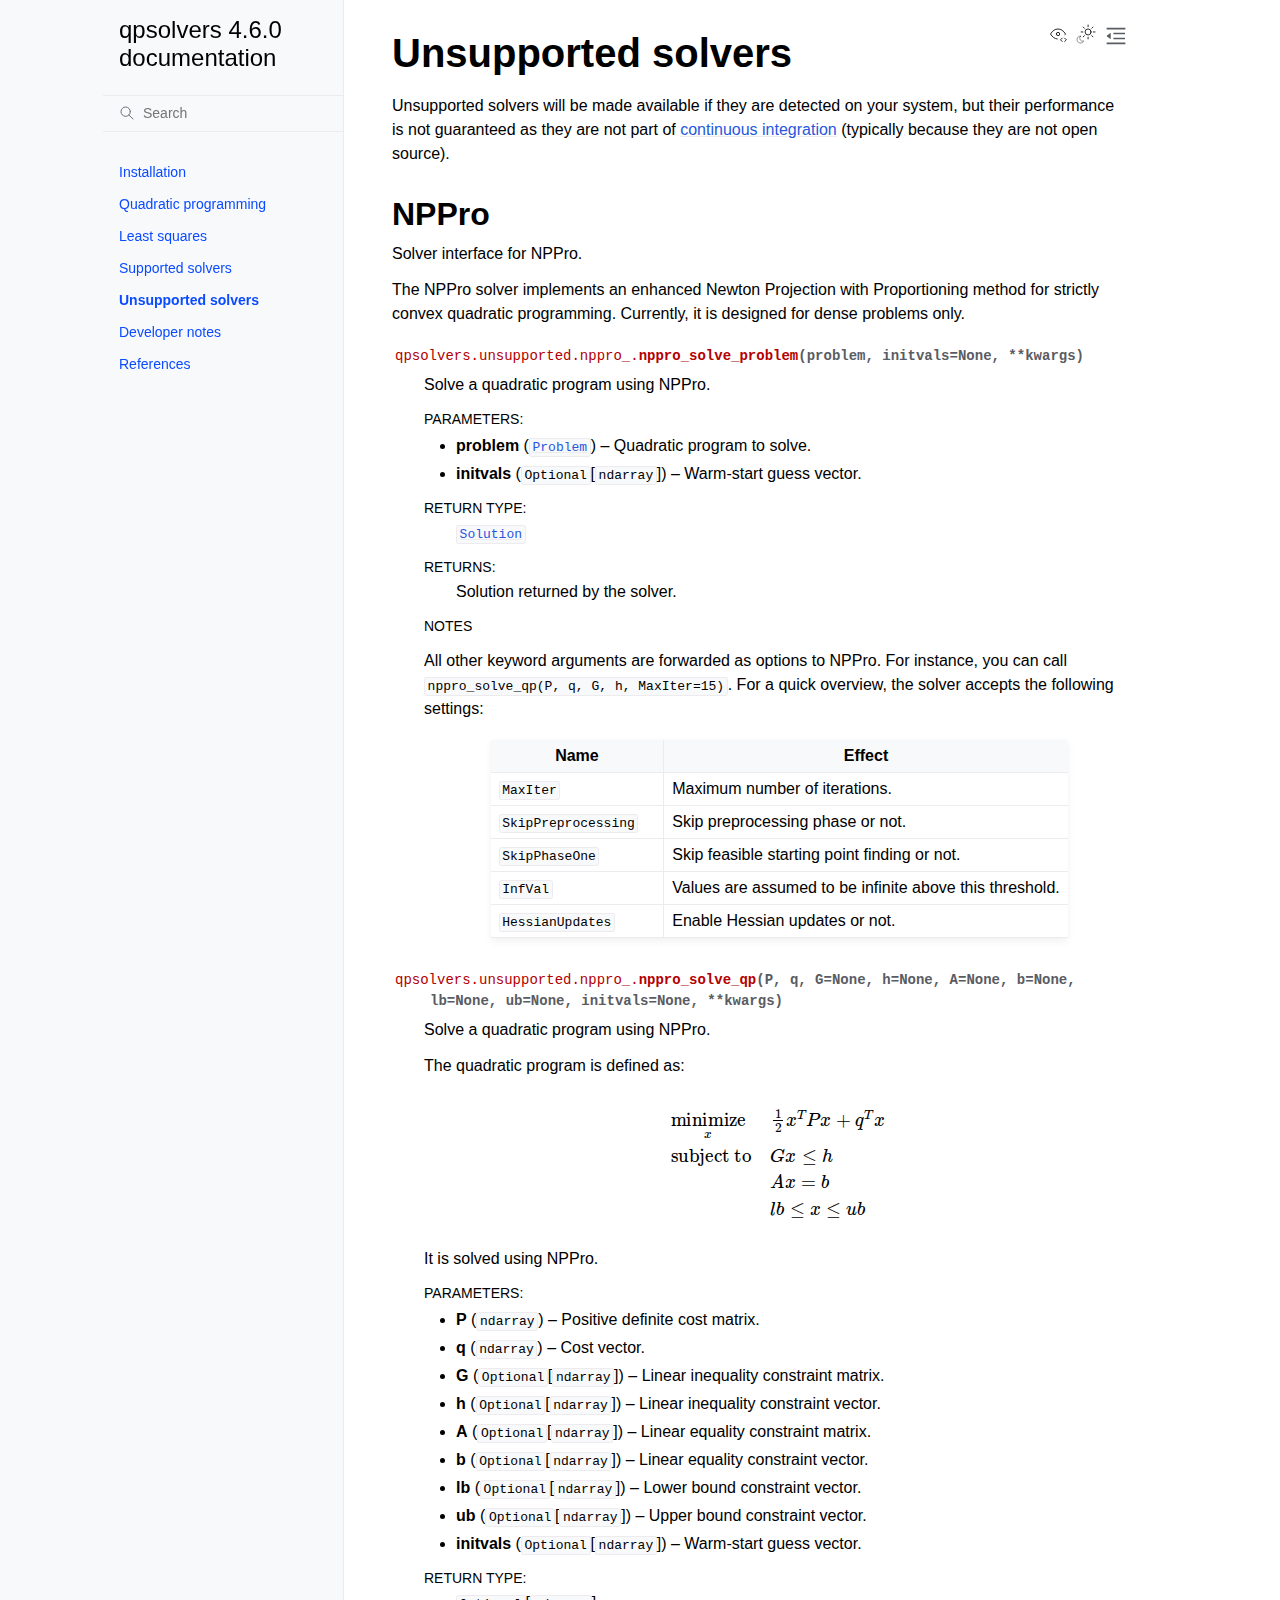
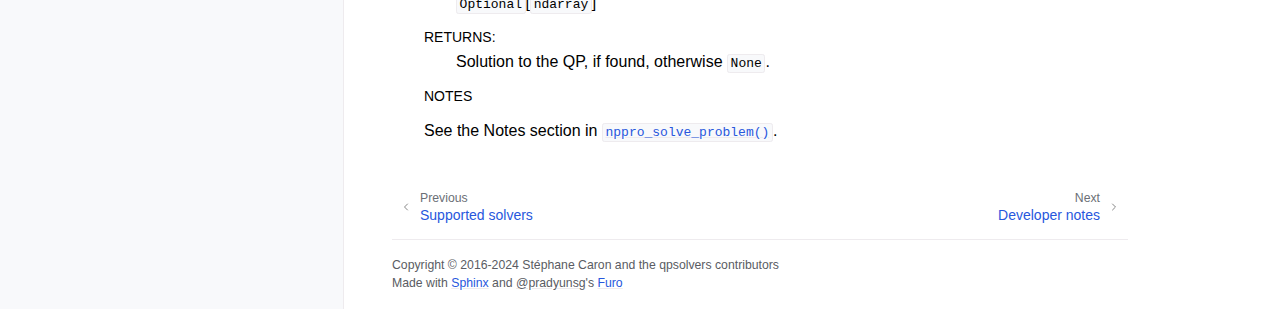
<file: unsupported-solvers.html>
<!doctype html>
<html class="no-js" lang="en" data-content_root="./">
  <head><meta charset="utf-8"/>
    <meta name="viewport" content="width=device-width,initial-scale=1"/>
    <meta name="color-scheme" content="light dark"><meta name="viewport" content="width=device-width, initial-scale=1" />
<link rel="index" title="Index" href="genindex.html" /><link rel="search" title="Search" href="search.html" /><link rel="next" title="Developer notes" href="developer-notes.html" /><link rel="prev" title="Supported solvers" href="supported-solvers.html" />

    <!-- Generated with Sphinx 8.1.3 and Furo 2024.08.06 -->
        <title>Unsupported solvers - qpsolvers 4.6.0 documentation</title>
      <link rel="stylesheet" type="text/css" href="_static/pygments.css?v=03e43079" />
    <link rel="stylesheet" type="text/css" href="_static/styles/furo.css?v=354aac6f" />
    <link rel="stylesheet" type="text/css" href="_static/styles/furo-extensions.css?v=302659d7" />
    
    


<style>
  body {
    --color-code-background: #eeffcc;
  --color-code-foreground: black;
  
  }
  @media not print {
    body[data-theme="dark"] {
      --color-code-background: #202020;
  --color-code-foreground: #d0d0d0;
  
    }
    @media (prefers-color-scheme: dark) {
      body:not([data-theme="light"]) {
        --color-code-background: #202020;
  --color-code-foreground: #d0d0d0;
  
      }
    }
  }
</style></head>
  <body>
    
    <script>
      document.body.dataset.theme = localStorage.getItem("theme") || "auto";
    </script>
    

<svg xmlns="http://www.w3.org/2000/svg" style="display: none;">
  <symbol id="svg-toc" viewBox="0 0 24 24">
    <title>Contents</title>
    <svg stroke="currentColor" fill="currentColor" stroke-width="0" viewBox="0 0 1024 1024">
      <path d="M408 442h480c4.4 0 8-3.6 8-8v-56c0-4.4-3.6-8-8-8H408c-4.4 0-8 3.6-8 8v56c0 4.4 3.6 8 8 8zm-8 204c0 4.4 3.6 8 8 8h480c4.4 0 8-3.6 8-8v-56c0-4.4-3.6-8-8-8H408c-4.4 0-8 3.6-8 8v56zm504-486H120c-4.4 0-8 3.6-8 8v56c0 4.4 3.6 8 8 8h784c4.4 0 8-3.6 8-8v-56c0-4.4-3.6-8-8-8zm0 632H120c-4.4 0-8 3.6-8 8v56c0 4.4 3.6 8 8 8h784c4.4 0 8-3.6 8-8v-56c0-4.4-3.6-8-8-8zM115.4 518.9L271.7 642c5.8 4.6 14.4.5 14.4-6.9V388.9c0-7.4-8.5-11.5-14.4-6.9L115.4 505.1a8.74 8.74 0 0 0 0 13.8z"/>
    </svg>
  </symbol>
  <symbol id="svg-menu" viewBox="0 0 24 24">
    <title>Menu</title>
    <svg xmlns="http://www.w3.org/2000/svg" viewBox="0 0 24 24" fill="none" stroke="currentColor"
      stroke-width="2" stroke-linecap="round" stroke-linejoin="round" class="feather-menu">
      <line x1="3" y1="12" x2="21" y2="12"></line>
      <line x1="3" y1="6" x2="21" y2="6"></line>
      <line x1="3" y1="18" x2="21" y2="18"></line>
    </svg>
  </symbol>
  <symbol id="svg-arrow-right" viewBox="0 0 24 24">
    <title>Expand</title>
    <svg xmlns="http://www.w3.org/2000/svg" viewBox="0 0 24 24" fill="none" stroke="currentColor"
      stroke-width="2" stroke-linecap="round" stroke-linejoin="round" class="feather-chevron-right">
      <polyline points="9 18 15 12 9 6"></polyline>
    </svg>
  </symbol>
  <symbol id="svg-sun" viewBox="0 0 24 24">
    <title>Light mode</title>
    <svg xmlns="http://www.w3.org/2000/svg" viewBox="0 0 24 24" fill="none" stroke="currentColor"
      stroke-width="1" stroke-linecap="round" stroke-linejoin="round" class="feather-sun">
      <circle cx="12" cy="12" r="5"></circle>
      <line x1="12" y1="1" x2="12" y2="3"></line>
      <line x1="12" y1="21" x2="12" y2="23"></line>
      <line x1="4.22" y1="4.22" x2="5.64" y2="5.64"></line>
      <line x1="18.36" y1="18.36" x2="19.78" y2="19.78"></line>
      <line x1="1" y1="12" x2="3" y2="12"></line>
      <line x1="21" y1="12" x2="23" y2="12"></line>
      <line x1="4.22" y1="19.78" x2="5.64" y2="18.36"></line>
      <line x1="18.36" y1="5.64" x2="19.78" y2="4.22"></line>
    </svg>
  </symbol>
  <symbol id="svg-moon" viewBox="0 0 24 24">
    <title>Dark mode</title>
    <svg xmlns="http://www.w3.org/2000/svg" viewBox="0 0 24 24" fill="none" stroke="currentColor"
      stroke-width="1" stroke-linecap="round" stroke-linejoin="round" class="icon-tabler-moon">
      <path stroke="none" d="M0 0h24v24H0z" fill="none" />
      <path d="M12 3c.132 0 .263 0 .393 0a7.5 7.5 0 0 0 7.92 12.446a9 9 0 1 1 -8.313 -12.454z" />
    </svg>
  </symbol>
  <symbol id="svg-sun-with-moon" viewBox="0 0 24 24">
    <title>Auto light/dark, in light mode</title>
    <svg xmlns="http://www.w3.org/2000/svg" viewBox="0 0 24 24" fill="none" stroke="currentColor"
      stroke-width="1" stroke-linecap="round" stroke-linejoin="round"
      class="icon-custom-derived-from-feather-sun-and-tabler-moon">
      <path style="opacity: 50%" d="M 5.411 14.504 C 5.471 14.504 5.532 14.504 5.591 14.504 C 3.639 16.319 4.383 19.569 6.931 20.352 C 7.693 20.586 8.512 20.551 9.25 20.252 C 8.023 23.207 4.056 23.725 2.11 21.184 C 0.166 18.642 1.702 14.949 4.874 14.536 C 5.051 14.512 5.231 14.5 5.411 14.5 L 5.411 14.504 Z"/>
      <line x1="14.5" y1="3.25" x2="14.5" y2="1.25"/>
      <line x1="14.5" y1="15.85" x2="14.5" y2="17.85"/>
      <line x1="10.044" y1="5.094" x2="8.63" y2="3.68"/>
      <line x1="19" y1="14.05" x2="20.414" y2="15.464"/>
      <line x1="8.2" y1="9.55" x2="6.2" y2="9.55"/>
      <line x1="20.8" y1="9.55" x2="22.8" y2="9.55"/>
      <line x1="10.044" y1="14.006" x2="8.63" y2="15.42"/>
      <line x1="19" y1="5.05" x2="20.414" y2="3.636"/>
      <circle cx="14.5" cy="9.55" r="3.6"/>
    </svg>
  </symbol>
  <symbol id="svg-moon-with-sun" viewBox="0 0 24 24">
    <title>Auto light/dark, in dark mode</title>
    <svg xmlns="http://www.w3.org/2000/svg" viewBox="0 0 24 24" fill="none" stroke="currentColor"
      stroke-width="1" stroke-linecap="round" stroke-linejoin="round"
      class="icon-custom-derived-from-feather-sun-and-tabler-moon">
      <path d="M 8.282 7.007 C 8.385 7.007 8.494 7.007 8.595 7.007 C 5.18 10.184 6.481 15.869 10.942 17.24 C 12.275 17.648 13.706 17.589 15 17.066 C 12.851 22.236 5.91 23.143 2.505 18.696 C -0.897 14.249 1.791 7.786 7.342 7.063 C 7.652 7.021 7.965 7 8.282 7 L 8.282 7.007 Z"/>
      <line style="opacity: 50%" x1="18" y1="3.705" x2="18" y2="2.5"/>
      <line style="opacity: 50%" x1="18" y1="11.295" x2="18" y2="12.5"/>
      <line style="opacity: 50%" x1="15.316" y1="4.816" x2="14.464" y2="3.964"/>
      <line style="opacity: 50%" x1="20.711" y1="10.212" x2="21.563" y2="11.063"/>
      <line style="opacity: 50%" x1="14.205" y1="7.5" x2="13.001" y2="7.5"/>
      <line style="opacity: 50%" x1="21.795" y1="7.5" x2="23" y2="7.5"/>
      <line style="opacity: 50%" x1="15.316" y1="10.184" x2="14.464" y2="11.036"/>
      <line style="opacity: 50%" x1="20.711" y1="4.789" x2="21.563" y2="3.937"/>
      <circle style="opacity: 50%" cx="18" cy="7.5" r="2.169"/>
    </svg>
  </symbol>
  <symbol id="svg-pencil" viewBox="0 0 24 24">
    <svg xmlns="http://www.w3.org/2000/svg" viewBox="0 0 24 24" fill="none" stroke="currentColor"
      stroke-width="1" stroke-linecap="round" stroke-linejoin="round" class="icon-tabler-pencil-code">
      <path d="M4 20h4l10.5 -10.5a2.828 2.828 0 1 0 -4 -4l-10.5 10.5v4" />
      <path d="M13.5 6.5l4 4" />
      <path d="M20 21l2 -2l-2 -2" />
      <path d="M17 17l-2 2l2 2" />
    </svg>
  </symbol>
  <symbol id="svg-eye" viewBox="0 0 24 24">
    <svg xmlns="http://www.w3.org/2000/svg" viewBox="0 0 24 24" fill="none" stroke="currentColor"
      stroke-width="1" stroke-linecap="round" stroke-linejoin="round" class="icon-tabler-eye-code">
      <path stroke="none" d="M0 0h24v24H0z" fill="none" />
      <path d="M10 12a2 2 0 1 0 4 0a2 2 0 0 0 -4 0" />
      <path
        d="M11.11 17.958c-3.209 -.307 -5.91 -2.293 -8.11 -5.958c2.4 -4 5.4 -6 9 -6c3.6 0 6.6 2 9 6c-.21 .352 -.427 .688 -.647 1.008" />
      <path d="M20 21l2 -2l-2 -2" />
      <path d="M17 17l-2 2l2 2" />
    </svg>
  </symbol>
</svg>

<input type="checkbox" class="sidebar-toggle" name="__navigation" id="__navigation">
<input type="checkbox" class="sidebar-toggle" name="__toc" id="__toc">
<label class="overlay sidebar-overlay" for="__navigation">
  <div class="visually-hidden">Hide navigation sidebar</div>
</label>
<label class="overlay toc-overlay" for="__toc">
  <div class="visually-hidden">Hide table of contents sidebar</div>
</label>

<a class="skip-to-content muted-link" href="#furo-main-content">Skip to content</a>



<div class="page">
  <header class="mobile-header">
    <div class="header-left">
      <label class="nav-overlay-icon" for="__navigation">
        <div class="visually-hidden">Toggle site navigation sidebar</div>
        <i class="icon"><svg><use href="#svg-menu"></use></svg></i>
      </label>
    </div>
    <div class="header-center">
      <a href="index.html"><div class="brand">qpsolvers 4.6.0 documentation</div></a>
    </div>
    <div class="header-right">
      <div class="theme-toggle-container theme-toggle-header">
        <button class="theme-toggle">
          <div class="visually-hidden">Toggle Light / Dark / Auto color theme</div>
          <svg class="theme-icon-when-auto-light"><use href="#svg-sun-with-moon"></use></svg>
          <svg class="theme-icon-when-auto-dark"><use href="#svg-moon-with-sun"></use></svg>
          <svg class="theme-icon-when-dark"><use href="#svg-moon"></use></svg>
          <svg class="theme-icon-when-light"><use href="#svg-sun"></use></svg>
        </button>
      </div>
      <label class="toc-overlay-icon toc-header-icon" for="__toc">
        <div class="visually-hidden">Toggle table of contents sidebar</div>
        <i class="icon"><svg><use href="#svg-toc"></use></svg></i>
      </label>
    </div>
  </header>
  <aside class="sidebar-drawer">
    <div class="sidebar-container">
      
      <div class="sidebar-sticky"><a class="sidebar-brand" href="index.html">
  
  
  <span class="sidebar-brand-text">qpsolvers 4.6.0 documentation</span>
  
</a><form class="sidebar-search-container" method="get" action="search.html" role="search">
  <input class="sidebar-search" placeholder="Search" name="q" aria-label="Search">
  <input type="hidden" name="check_keywords" value="yes">
  <input type="hidden" name="area" value="default">
</form>
<div id="searchbox"></div><div class="sidebar-scroll"><div class="sidebar-tree">
  <ul class="current">
<li class="toctree-l1"><a class="reference internal" href="installation.html">Installation</a></li>
<li class="toctree-l1"><a class="reference internal" href="quadratic-programming.html">Quadratic programming</a></li>
<li class="toctree-l1"><a class="reference internal" href="least-squares.html">Least squares</a></li>
<li class="toctree-l1"><a class="reference internal" href="supported-solvers.html">Supported solvers</a></li>
<li class="toctree-l1 current current-page"><a class="current reference internal" href="#">Unsupported solvers</a></li>
<li class="toctree-l1"><a class="reference internal" href="developer-notes.html">Developer notes</a></li>
<li class="toctree-l1"><a class="reference internal" href="references.html">References</a></li>
</ul>

</div>
</div>

      </div>
      
    </div>
  </aside>
  <div class="main">
    <div class="content">
      <div class="article-container">
        <a href="#" class="back-to-top muted-link">
          <svg xmlns="http://www.w3.org/2000/svg" viewBox="0 0 24 24">
            <path d="M13 20h-2V8l-5.5 5.5-1.42-1.42L12 4.16l7.92 7.92-1.42 1.42L13 8v12z"></path>
          </svg>
          <span>Back to top</span>
        </a>
        <div class="content-icon-container">
          <div class="view-this-page">
  <a class="muted-link" href="_sources/unsupported-solvers.rst.txt" title="View this page">
    <svg><use href="#svg-eye"></use></svg>
    <span class="visually-hidden">View this page</span>
  </a>
</div>
<div class="theme-toggle-container theme-toggle-content">
            <button class="theme-toggle">
              <div class="visually-hidden">Toggle Light / Dark / Auto color theme</div>
              <svg class="theme-icon-when-auto-light"><use href="#svg-sun-with-moon"></use></svg>
              <svg class="theme-icon-when-auto-dark"><use href="#svg-moon-with-sun"></use></svg>
              <svg class="theme-icon-when-dark"><use href="#svg-moon"></use></svg>
              <svg class="theme-icon-when-light"><use href="#svg-sun"></use></svg>
            </button>
          </div>
          <label class="toc-overlay-icon toc-content-icon" for="__toc">
            <div class="visually-hidden">Toggle table of contents sidebar</div>
            <i class="icon"><svg><use href="#svg-toc"></use></svg></i>
          </label>
        </div>
        <article role="main" id="furo-main-content">
          <section id="unsupported-solvers">
<h1>Unsupported solvers<a class="headerlink" href="#unsupported-solvers" title="Link to this heading">¶</a></h1>
<p>Unsupported solvers will be made available if they are detected on your system, but their performance is not guaranteed as they are not part of <a class="reference external" href="https://github.com/qpsolvers/qpsolvers/actions">continuous integration</a> (typically because they are not open source).</p>
<section id="module-qpsolvers.unsupported.nppro_">
<span id="nppro"></span><h2>NPPro<a class="headerlink" href="#module-qpsolvers.unsupported.nppro_" title="Link to this heading">¶</a></h2>
<p>Solver interface for NPPro.</p>
<p>The NPPro solver implements an enhanced Newton Projection with Proportioning
method for strictly convex quadratic programming. Currently, it is designed for
dense problems only.</p>
<dl class="py function">
<dt class="sig sig-object py" id="qpsolvers.unsupported.nppro_.nppro_solve_problem">
<span class="sig-prename descclassname"><span class="pre">qpsolvers.unsupported.nppro_.</span></span><span class="sig-name descname"><span class="pre">nppro_solve_problem</span></span><span class="sig-paren">(</span><em class="sig-param"><span class="n"><span class="pre">problem</span></span></em>, <em class="sig-param"><span class="n"><span class="pre">initvals</span></span><span class="o"><span class="pre">=</span></span><span class="default_value"><span class="pre">None</span></span></em>, <em class="sig-param"><span class="o"><span class="pre">**</span></span><span class="n"><span class="pre">kwargs</span></span></em><span class="sig-paren">)</span><a class="headerlink" href="#qpsolvers.unsupported.nppro_.nppro_solve_problem" title="Link to this definition">¶</a></dt>
<dd><p>Solve a quadratic program using NPPro.</p>
<dl class="field-list simple">
<dt class="field-odd">Parameters<span class="colon">:</span></dt>
<dd class="field-odd"><ul class="simple">
<li><p><strong>problem</strong> (<span class="sphinx_autodoc_typehints-type"><a class="reference internal" href="quadratic-programming.html#qpsolvers.problem.Problem" title="qpsolvers.problem.Problem"><code class="xref py py-class docutils literal notranslate"><span class="pre">Problem</span></code></a></span>) – Quadratic program to solve.</p></li>
<li><p><strong>initvals</strong> (<span class="sphinx_autodoc_typehints-type"><code class="xref py py-data docutils literal notranslate"><span class="pre">Optional</span></code>[<code class="xref py py-class docutils literal notranslate"><span class="pre">ndarray</span></code>]</span>) – Warm-start guess vector.</p></li>
</ul>
</dd>
<dt class="field-even">Return type<span class="colon">:</span></dt>
<dd class="field-even"><p><span class="sphinx_autodoc_typehints-type"><a class="reference internal" href="quadratic-programming.html#qpsolvers.solution.Solution" title="qpsolvers.solution.Solution"><code class="xref py py-class docutils literal notranslate"><span class="pre">Solution</span></code></a></span></p>
</dd>
<dt class="field-odd">Returns<span class="colon">:</span></dt>
<dd class="field-odd"><p>Solution returned by the solver.</p>
</dd>
</dl>
<p class="rubric">Notes</p>
<p>All other keyword arguments are forwarded as options to NPPro. For
instance, you can call <code class="docutils literal notranslate"><span class="pre">nppro_solve_qp(P,</span> <span class="pre">q,</span> <span class="pre">G,</span> <span class="pre">h,</span> <span class="pre">MaxIter=15)</span></code>.
For a quick overview, the solver accepts the following settings:</p>
<div class="table-wrapper colwidths-given docutils container">
<table class="docutils align-default">
<colgroup>
<col style="width: 30.0%" />
<col style="width: 70.0%" />
</colgroup>
<thead>
<tr class="row-odd"><th class="head"><p>Name</p></th>
<th class="head"><p>Effect</p></th>
</tr>
</thead>
<tbody>
<tr class="row-even"><td><p><code class="docutils literal notranslate"><span class="pre">MaxIter</span></code></p></td>
<td><p>Maximum number of iterations.</p></td>
</tr>
<tr class="row-odd"><td><p><code class="docutils literal notranslate"><span class="pre">SkipPreprocessing</span></code></p></td>
<td><p>Skip preprocessing phase or not.</p></td>
</tr>
<tr class="row-even"><td><p><code class="docutils literal notranslate"><span class="pre">SkipPhaseOne</span></code></p></td>
<td><p>Skip feasible starting point finding or not.</p></td>
</tr>
<tr class="row-odd"><td><p><code class="docutils literal notranslate"><span class="pre">InfVal</span></code></p></td>
<td><p>Values are assumed to be infinite above this threshold.</p></td>
</tr>
<tr class="row-even"><td><p><code class="docutils literal notranslate"><span class="pre">HessianUpdates</span></code></p></td>
<td><p>Enable Hessian updates or not.</p></td>
</tr>
</tbody>
</table>
</div>
</dd></dl>

<dl class="py function">
<dt class="sig sig-object py" id="qpsolvers.unsupported.nppro_.nppro_solve_qp">
<span class="sig-prename descclassname"><span class="pre">qpsolvers.unsupported.nppro_.</span></span><span class="sig-name descname"><span class="pre">nppro_solve_qp</span></span><span class="sig-paren">(</span><em class="sig-param"><span class="n"><span class="pre">P</span></span></em>, <em class="sig-param"><span class="n"><span class="pre">q</span></span></em>, <em class="sig-param"><span class="n"><span class="pre">G</span></span><span class="o"><span class="pre">=</span></span><span class="default_value"><span class="pre">None</span></span></em>, <em class="sig-param"><span class="n"><span class="pre">h</span></span><span class="o"><span class="pre">=</span></span><span class="default_value"><span class="pre">None</span></span></em>, <em class="sig-param"><span class="n"><span class="pre">A</span></span><span class="o"><span class="pre">=</span></span><span class="default_value"><span class="pre">None</span></span></em>, <em class="sig-param"><span class="n"><span class="pre">b</span></span><span class="o"><span class="pre">=</span></span><span class="default_value"><span class="pre">None</span></span></em>, <em class="sig-param"><span class="n"><span class="pre">lb</span></span><span class="o"><span class="pre">=</span></span><span class="default_value"><span class="pre">None</span></span></em>, <em class="sig-param"><span class="n"><span class="pre">ub</span></span><span class="o"><span class="pre">=</span></span><span class="default_value"><span class="pre">None</span></span></em>, <em class="sig-param"><span class="n"><span class="pre">initvals</span></span><span class="o"><span class="pre">=</span></span><span class="default_value"><span class="pre">None</span></span></em>, <em class="sig-param"><span class="o"><span class="pre">**</span></span><span class="n"><span class="pre">kwargs</span></span></em><span class="sig-paren">)</span><a class="headerlink" href="#qpsolvers.unsupported.nppro_.nppro_solve_qp" title="Link to this definition">¶</a></dt>
<dd><p>Solve a quadratic program using NPPro.</p>
<p>The quadratic program is defined as:</p>
<div class="math-wrapper docutils container">
<div class="math notranslate nohighlight">
\[\begin{split}\begin{split}\begin{array}{ll}
    \underset{x}{\mbox{minimize}} &amp;
        \frac{1}{2} x^T P x + q^T x \\
    \mbox{subject to}
        &amp; G x \leq h                \\
        &amp; A x = b                   \\
        &amp; lb \leq x \leq ub
\end{array}\end{split}\end{split}\]</div>
</div>
<p>It is solved using NPPro.</p>
<dl class="field-list simple">
<dt class="field-odd">Parameters<span class="colon">:</span></dt>
<dd class="field-odd"><ul class="simple">
<li><p><strong>P</strong> (<span class="sphinx_autodoc_typehints-type"><code class="xref py py-class docutils literal notranslate"><span class="pre">ndarray</span></code></span>) – Positive definite cost matrix.</p></li>
<li><p><strong>q</strong> (<span class="sphinx_autodoc_typehints-type"><code class="xref py py-class docutils literal notranslate"><span class="pre">ndarray</span></code></span>) – Cost vector.</p></li>
<li><p><strong>G</strong> (<span class="sphinx_autodoc_typehints-type"><code class="xref py py-data docutils literal notranslate"><span class="pre">Optional</span></code>[<code class="xref py py-class docutils literal notranslate"><span class="pre">ndarray</span></code>]</span>) – Linear inequality constraint matrix.</p></li>
<li><p><strong>h</strong> (<span class="sphinx_autodoc_typehints-type"><code class="xref py py-data docutils literal notranslate"><span class="pre">Optional</span></code>[<code class="xref py py-class docutils literal notranslate"><span class="pre">ndarray</span></code>]</span>) – Linear inequality constraint vector.</p></li>
<li><p><strong>A</strong> (<span class="sphinx_autodoc_typehints-type"><code class="xref py py-data docutils literal notranslate"><span class="pre">Optional</span></code>[<code class="xref py py-class docutils literal notranslate"><span class="pre">ndarray</span></code>]</span>) – Linear equality constraint matrix.</p></li>
<li><p><strong>b</strong> (<span class="sphinx_autodoc_typehints-type"><code class="xref py py-data docutils literal notranslate"><span class="pre">Optional</span></code>[<code class="xref py py-class docutils literal notranslate"><span class="pre">ndarray</span></code>]</span>) – Linear equality constraint vector.</p></li>
<li><p><strong>lb</strong> (<span class="sphinx_autodoc_typehints-type"><code class="xref py py-data docutils literal notranslate"><span class="pre">Optional</span></code>[<code class="xref py py-class docutils literal notranslate"><span class="pre">ndarray</span></code>]</span>) – Lower bound constraint vector.</p></li>
<li><p><strong>ub</strong> (<span class="sphinx_autodoc_typehints-type"><code class="xref py py-data docutils literal notranslate"><span class="pre">Optional</span></code>[<code class="xref py py-class docutils literal notranslate"><span class="pre">ndarray</span></code>]</span>) – Upper bound constraint vector.</p></li>
<li><p><strong>initvals</strong> (<span class="sphinx_autodoc_typehints-type"><code class="xref py py-data docutils literal notranslate"><span class="pre">Optional</span></code>[<code class="xref py py-class docutils literal notranslate"><span class="pre">ndarray</span></code>]</span>) – Warm-start guess vector.</p></li>
</ul>
</dd>
<dt class="field-even">Return type<span class="colon">:</span></dt>
<dd class="field-even"><p><span class="sphinx_autodoc_typehints-type"><code class="xref py py-data docutils literal notranslate"><span class="pre">Optional</span></code>[<code class="xref py py-class docutils literal notranslate"><span class="pre">ndarray</span></code>]</span></p>
</dd>
<dt class="field-odd">Returns<span class="colon">:</span></dt>
<dd class="field-odd"><p>Solution to the QP, if found, otherwise <code class="docutils literal notranslate"><span class="pre">None</span></code>.</p>
</dd>
</dl>
<p class="rubric">Notes</p>
<p>See the Notes section in <a class="reference internal" href="#qpsolvers.unsupported.nppro_.nppro_solve_problem" title="qpsolvers.unsupported.nppro_.nppro_solve_problem"><code class="xref py py-func docutils literal notranslate"><span class="pre">nppro_solve_problem()</span></code></a>.</p>
</dd></dl>

</section>
</section>

        </article>
      </div>
      <footer>
        
        <div class="related-pages">
          <a class="next-page" href="developer-notes.html">
              <div class="page-info">
                <div class="context">
                  <span>Next</span>
                </div>
                <div class="title">Developer notes</div>
              </div>
              <svg class="furo-related-icon"><use href="#svg-arrow-right"></use></svg>
            </a>
          <a class="prev-page" href="supported-solvers.html">
              <svg class="furo-related-icon"><use href="#svg-arrow-right"></use></svg>
              <div class="page-info">
                <div class="context">
                  <span>Previous</span>
                </div>
                
                <div class="title">Supported solvers</div>
                
              </div>
            </a>
        </div>
        <div class="bottom-of-page">
          <div class="left-details">
            <div class="copyright">
                Copyright &#169; 2016-2024 Stéphane Caron and the qpsolvers contributors
            </div>
            Made with <a href="https://www.sphinx-doc.org/">Sphinx</a> and <a class="muted-link" href="https://pradyunsg.me">@pradyunsg</a>'s
            
            <a href="https://github.com/pradyunsg/furo">Furo</a>
            
          </div>
          <div class="right-details">
            
          </div>
        </div>
        
      </footer>
    </div>
    <aside class="toc-drawer">
      
      
      <div class="toc-sticky toc-scroll">
        <div class="toc-title-container">
          <span class="toc-title">
            On this page
          </span>
        </div>
        <div class="toc-tree-container">
          <div class="toc-tree">
            <ul>
<li><a class="reference internal" href="#">Unsupported solvers</a><ul>
<li><a class="reference internal" href="#module-qpsolvers.unsupported.nppro_">NPPro</a><ul>
<li><a class="reference internal" href="#qpsolvers.unsupported.nppro_.nppro_solve_problem"><code class="docutils literal notranslate"><span class="pre">nppro_solve_problem()</span></code></a></li>
<li><a class="reference internal" href="#qpsolvers.unsupported.nppro_.nppro_solve_qp"><code class="docutils literal notranslate"><span class="pre">nppro_solve_qp()</span></code></a></li>
</ul>
</li>
</ul>
</li>
</ul>

          </div>
        </div>
      </div>
      
      
    </aside>
  </div>
</div><script src="_static/documentation_options.js?v=cc8a4273"></script>
    <script src="_static/doctools.js?v=9bcbadda"></script>
    <script src="_static/sphinx_highlight.js?v=dc90522c"></script>
    <script src="_static/scripts/furo.js?v=5fa4622c"></script>
    <script async="async" src="_static/mathjax/tex-chtml.js"></script>
    </body>
</html>
</file>
<file: _static/pygments.css>
.highlight pre { line-height: 125%; }
.highlight td.linenos .normal { color: inherit; background-color: transparent; padding-left: 5px; padding-right: 5px; }
.highlight span.linenos { color: inherit; background-color: transparent; padding-left: 5px; padding-right: 5px; }
.highlight td.linenos .special { color: #000000; background-color: #ffffc0; padding-left: 5px; padding-right: 5px; }
.highlight span.linenos.special { color: #000000; background-color: #ffffc0; padding-left: 5px; padding-right: 5px; }
.highlight .hll { background-color: #ffffcc }
.highlight { background: #eeffcc; }
.highlight .c { color: #408090; font-style: italic } /* Comment */
.highlight .err { border: 1px solid #F00 } /* Error */
.highlight .k { color: #007020; font-weight: bold } /* Keyword */
.highlight .o { color: #666 } /* Operator */
.highlight .ch { color: #408090; font-style: italic } /* Comment.Hashbang */
.highlight .cm { color: #408090; font-style: italic } /* Comment.Multiline */
.highlight .cp { color: #007020 } /* Comment.Preproc */
.highlight .cpf { color: #408090; font-style: italic } /* Comment.PreprocFile */
.highlight .c1 { color: #408090; font-style: italic } /* Comment.Single */
.highlight .cs { color: #408090; background-color: #FFF0F0 } /* Comment.Special */
.highlight .gd { color: #A00000 } /* Generic.Deleted */
.highlight .ge { font-style: italic } /* Generic.Emph */
.highlight .ges { font-weight: bold; font-style: italic } /* Generic.EmphStrong */
.highlight .gr { color: #F00 } /* Generic.Error */
.highlight .gh { color: #000080; font-weight: bold } /* Generic.Heading */
.highlight .gi { color: #00A000 } /* Generic.Inserted */
.highlight .go { color: #333 } /* Generic.Output */
.highlight .gp { color: #C65D09; font-weight: bold } /* Generic.Prompt */
.highlight .gs { font-weight: bold } /* Generic.Strong */
.highlight .gu { color: #800080; font-weight: bold } /* Generic.Subheading */
.highlight .gt { color: #04D } /* Generic.Traceback */
.highlight .kc { color: #007020; font-weight: bold } /* Keyword.Constant */
.highlight .kd { color: #007020; font-weight: bold } /* Keyword.Declaration */
.highlight .kn { color: #007020; font-weight: bold } /* Keyword.Namespace */
.highlight .kp { color: #007020 } /* Keyword.Pseudo */
.highlight .kr { color: #007020; font-weight: bold } /* Keyword.Reserved */
.highlight .kt { color: #902000 } /* Keyword.Type */
.highlight .m { color: #208050 } /* Literal.Number */
.highlight .s { color: #4070A0 } /* Literal.String */
.highlight .na { color: #4070A0 } /* Name.Attribute */
.highlight .nb { color: #007020 } /* Name.Builtin */
.highlight .nc { color: #0E84B5; font-weight: bold } /* Name.Class */
.highlight .no { color: #60ADD5 } /* Name.Constant */
.highlight .nd { color: #555; font-weight: bold } /* Name.Decorator */
.highlight .ni { color: #D55537; font-weight: bold } /* Name.Entity */
.highlight .ne { color: #007020 } /* Name.Exception */
.highlight .nf { color: #06287E } /* Name.Function */
.highlight .nl { color: #002070; font-weight: bold } /* Name.Label */
.highlight .nn { color: #0E84B5; font-weight: bold } /* Name.Namespace */
.highlight .nt { color: #062873; font-weight: bold } /* Name.Tag */
.highlight .nv { color: #BB60D5 } /* Name.Variable */
.highlight .ow { color: #007020; font-weight: bold } /* Operator.Word */
.highlight .w { color: #BBB } /* Text.Whitespace */
.highlight .mb { color: #208050 } /* Literal.Number.Bin */
.highlight .mf { color: #208050 } /* Literal.Number.Float */
.highlight .mh { color: #208050 } /* Literal.Number.Hex */
.highlight .mi { color: #208050 } /* Literal.Number.Integer */
.highlight .mo { color: #208050 } /* Literal.Number.Oct */
.highlight .sa { color: #4070A0 } /* Literal.String.Affix */
.highlight .sb { color: #4070A0 } /* Literal.String.Backtick */
.highlight .sc { color: #4070A0 } /* Literal.String.Char */
.highlight .dl { color: #4070A0 } /* Literal.String.Delimiter */
.highlight .sd { color: #4070A0; font-style: italic } /* Literal.String.Doc */
.highlight .s2 { color: #4070A0 } /* Literal.String.Double */
.highlight .se { color: #4070A0; font-weight: bold } /* Literal.String.Escape */
.highlight .sh { color: #4070A0 } /* Literal.String.Heredoc */
.highlight .si { color: #70A0D0; font-style: italic } /* Literal.String.Interpol */
.highlight .sx { color: #C65D09 } /* Literal.String.Other */
.highlight .sr { color: #235388 } /* Literal.String.Regex */
.highlight .s1 { color: #4070A0 } /* Literal.String.Single */
.highlight .ss { color: #517918 } /* Literal.String.Symbol */
.highlight .bp { color: #007020 } /* Name.Builtin.Pseudo */
.highlight .fm { color: #06287E } /* Name.Function.Magic */
.highlight .vc { color: #BB60D5 } /* Name.Variable.Class */
.highlight .vg { color: #BB60D5 } /* Name.Variable.Global */
.highlight .vi { color: #BB60D5 } /* Name.Variable.Instance */
.highlight .vm { color: #BB60D5 } /* Name.Variable.Magic */
.highlight .il { color: #208050 } /* Literal.Number.Integer.Long */
@media not print {
body[data-theme="dark"] .highlight pre { line-height: 125%; }
body[data-theme="dark"] .highlight td.linenos .normal { color: #aaaaaa; background-color: transparent; padding-left: 5px; padding-right: 5px; }
body[data-theme="dark"] .highlight span.linenos { color: #aaaaaa; background-color: transparent; padding-left: 5px; padding-right: 5px; }
body[data-theme="dark"] .highlight td.linenos .special { color: #000000; background-color: #ffffc0; padding-left: 5px; padding-right: 5px; }
body[data-theme="dark"] .highlight span.linenos.special { color: #000000; background-color: #ffffc0; padding-left: 5px; padding-right: 5px; }
body[data-theme="dark"] .highlight .hll { background-color: #404040 }
body[data-theme="dark"] .highlight { background: #202020; color: #D0D0D0 }
body[data-theme="dark"] .highlight .c { color: #ABABAB; font-style: italic } /* Comment */
body[data-theme="dark"] .highlight .err { color: #A61717; background-color: #E3D2D2 } /* Error */
body[data-theme="dark"] .highlight .esc { color: #D0D0D0 } /* Escape */
body[data-theme="dark"] .highlight .g { color: #D0D0D0 } /* Generic */
body[data-theme="dark"] .highlight .k { color: #6EBF26; font-weight: bold } /* Keyword */
body[data-theme="dark"] .highlight .l { color: #D0D0D0 } /* Literal */
body[data-theme="dark"] .highlight .n { color: #D0D0D0 } /* Name */
body[data-theme="dark"] .highlight .o { color: #D0D0D0 } /* Operator */
body[data-theme="dark"] .highlight .x { color: #D0D0D0 } /* Other */
body[data-theme="dark"] .highlight .p { color: #D0D0D0 } /* Punctuation */
body[data-theme="dark"] .highlight .ch { color: #ABABAB; font-style: italic } /* Comment.Hashbang */
body[data-theme="dark"] .highlight .cm { color: #ABABAB; font-style: italic } /* Comment.Multiline */
body[data-theme="dark"] .highlight .cp { color: #FF3A3A; font-weight: bold } /* Comment.Preproc */
body[data-theme="dark"] .highlight .cpf { color: #ABABAB; font-style: italic } /* Comment.PreprocFile */
body[data-theme="dark"] .highlight .c1 { color: #ABABAB; font-style: italic } /* Comment.Single */
body[data-theme="dark"] .highlight .cs { color: #E50808; font-weight: bold; background-color: #520000 } /* Comment.Special */
body[data-theme="dark"] .highlight .gd { color: #FF3A3A } /* Generic.Deleted */
body[data-theme="dark"] .highlight .ge { color: #D0D0D0; font-style: italic } /* Generic.Emph */
body[data-theme="dark"] .highlight .ges { color: #D0D0D0; font-weight: bold; font-style: italic } /* Generic.EmphStrong */
body[data-theme="dark"] .highlight .gr { color: #FF3A3A } /* Generic.Error */
body[data-theme="dark"] .highlight .gh { color: #FFF; font-weight: bold } /* Generic.Heading */
body[data-theme="dark"] .highlight .gi { color: #589819 } /* Generic.Inserted */
body[data-theme="dark"] .highlight .go { color: #CCC } /* Generic.Output */
body[data-theme="dark"] .highlight .gp { color: #AAA } /* Generic.Prompt */
body[data-theme="dark"] .highlight .gs { color: #D0D0D0; font-weight: bold } /* Generic.Strong */
body[data-theme="dark"] .highlight .gu { color: #FFF; text-decoration: underline } /* Generic.Subheading */
body[data-theme="dark"] .highlight .gt { color: #FF3A3A } /* Generic.Traceback */
body[data-theme="dark"] .highlight .kc { color: #6EBF26; font-weight: bold } /* Keyword.Constant */
body[data-theme="dark"] .highlight .kd { color: #6EBF26; font-weight: bold } /* Keyword.Declaration */
body[data-theme="dark"] .highlight .kn { color: #6EBF26; font-weight: bold } /* Keyword.Namespace */
body[data-theme="dark"] .highlight .kp { color: #6EBF26 } /* Keyword.Pseudo */
body[data-theme="dark"] .highlight .kr { color: #6EBF26; font-weight: bold } /* Keyword.Reserved */
body[data-theme="dark"] .highlight .kt { color: #6EBF26; font-weight: bold } /* Keyword.Type */
body[data-theme="dark"] .highlight .ld { color: #D0D0D0 } /* Literal.Date */
body[data-theme="dark"] .highlight .m { color: #51B2FD } /* Literal.Number */
body[data-theme="dark"] .highlight .s { color: #ED9D13 } /* Literal.String */
body[data-theme="dark"] .highlight .na { color: #BBB } /* Name.Attribute */
body[data-theme="dark"] .highlight .nb { color: #2FBCCD } /* Name.Builtin */
body[data-theme="dark"] .highlight .nc { color: #71ADFF; text-decoration: underline } /* Name.Class */
body[data-theme="dark"] .highlight .no { color: #40FFFF } /* Name.Constant */
body[data-theme="dark"] .highlight .nd { color: #FFA500 } /* Name.Decorator */
body[data-theme="dark"] .highlight .ni { color: #D0D0D0 } /* Name.Entity */
body[data-theme="dark"] .highlight .ne { color: #BBB } /* Name.Exception */
body[data-theme="dark"] .highlight .nf { color: #71ADFF } /* Name.Function */
body[data-theme="dark"] .highlight .nl { color: #D0D0D0 } /* Name.Label */
body[data-theme="dark"] .highlight .nn { color: #71ADFF; text-decoration: underline } /* Name.Namespace */
body[data-theme="dark"] .highlight .nx { color: #D0D0D0 } /* Name.Other */
body[data-theme="dark"] .highlight .py { color: #D0D0D0 } /* Name.Property */
body[data-theme="dark"] .highlight .nt { color: #6EBF26; font-weight: bold } /* Name.Tag */
body[data-theme="dark"] .highlight .nv { color: #40FFFF } /* Name.Variable */
body[data-theme="dark"] .highlight .ow { color: #6EBF26; font-weight: bold } /* Operator.Word */
body[data-theme="dark"] .highlight .pm { color: #D0D0D0 } /* Punctuation.Marker */
body[data-theme="dark"] .highlight .w { color: #666 } /* Text.Whitespace */
body[data-theme="dark"] .highlight .mb { color: #51B2FD } /* Literal.Number.Bin */
body[data-theme="dark"] .highlight .mf { color: #51B2FD } /* Literal.Number.Float */
body[data-theme="dark"] .highlight .mh { color: #51B2FD } /* Literal.Number.Hex */
body[data-theme="dark"] .highlight .mi { color: #51B2FD } /* Literal.Number.Integer */
body[data-theme="dark"] .highlight .mo { color: #51B2FD } /* Literal.Number.Oct */
body[data-theme="dark"] .highlight .sa { color: #ED9D13 } /* Literal.String.Affix */
body[data-theme="dark"] .highlight .sb { color: #ED9D13 } /* Literal.String.Backtick */
body[data-theme="dark"] .highlight .sc { color: #ED9D13 } /* Literal.String.Char */
body[data-theme="dark"] .highlight .dl { color: #ED9D13 } /* Literal.String.Delimiter */
body[data-theme="dark"] .highlight .sd { color: #ED9D13 } /* Literal.String.Doc */
body[data-theme="dark"] .highlight .s2 { color: #ED9D13 } /* Literal.String.Double */
body[data-theme="dark"] .highlight .se { color: #ED9D13 } /* Literal.String.Escape */
body[data-theme="dark"] .highlight .sh { color: #ED9D13 } /* Literal.String.Heredoc */
body[data-theme="dark"] .highlight .si { color: #ED9D13 } /* Literal.String.Interpol */
body[data-theme="dark"] .highlight .sx { color: #FFA500 } /* Literal.String.Other */
body[data-theme="dark"] .highlight .sr { color: #ED9D13 } /* Literal.String.Regex */
body[data-theme="dark"] .highlight .s1 { color: #ED9D13 } /* Literal.String.Single */
body[data-theme="dark"] .highlight .ss { color: #ED9D13 } /* Literal.String.Symbol */
body[data-theme="dark"] .highlight .bp { color: #2FBCCD } /* Name.Builtin.Pseudo */
body[data-theme="dark"] .highlight .fm { color: #71ADFF } /* Name.Function.Magic */
body[data-theme="dark"] .highlight .vc { color: #40FFFF } /* Name.Variable.Class */
body[data-theme="dark"] .highlight .vg { color: #40FFFF } /* Name.Variable.Global */
body[data-theme="dark"] .highlight .vi { color: #40FFFF } /* Name.Variable.Instance */
body[data-theme="dark"] .highlight .vm { color: #40FFFF } /* Name.Variable.Magic */
body[data-theme="dark"] .highlight .il { color: #51B2FD } /* Literal.Number.Integer.Long */
@media (prefers-color-scheme: dark) {
body:not([data-theme="light"]) .highlight pre { line-height: 125%; }
body:not([data-theme="light"]) .highlight td.linenos .normal { color: #aaaaaa; background-color: transparent; padding-left: 5px; padding-right: 5px; }
body:not([data-theme="light"]) .highlight span.linenos { color: #aaaaaa; background-color: transparent; padding-left: 5px; padding-right: 5px; }
body:not([data-theme="light"]) .highlight td.linenos .special { color: #000000; background-color: #ffffc0; padding-left: 5px; padding-right: 5px; }
body:not([data-theme="light"]) .highlight span.linenos.special { color: #000000; background-color: #ffffc0; padding-left: 5px; padding-right: 5px; }
body:not([data-theme="light"]) .highlight .hll { background-color: #404040 }
body:not([data-theme="light"]) .highlight { background: #202020; color: #D0D0D0 }
body:not([data-theme="light"]) .highlight .c { color: #ABABAB; font-style: italic } /* Comment */
body:not([data-theme="light"]) .highlight .err { color: #A61717; background-color: #E3D2D2 } /* Error */
body:not([data-theme="light"]) .highlight .esc { color: #D0D0D0 } /* Escape */
body:not([data-theme="light"]) .highlight .g { color: #D0D0D0 } /* Generic */
body:not([data-theme="light"]) .highlight .k { color: #6EBF26; font-weight: bold } /* Keyword */
body:not([data-theme="light"]) .highlight .l { color: #D0D0D0 } /* Literal */
body:not([data-theme="light"]) .highlight .n { color: #D0D0D0 } /* Name */
body:not([data-theme="light"]) .highlight .o { color: #D0D0D0 } /* Operator */
body:not([data-theme="light"]) .highlight .x { color: #D0D0D0 } /* Other */
body:not([data-theme="light"]) .highlight .p { color: #D0D0D0 } /* Punctuation */
body:not([data-theme="light"]) .highlight .ch { color: #ABABAB; font-style: italic } /* Comment.Hashbang */
body:not([data-theme="light"]) .highlight .cm { color: #ABABAB; font-style: italic } /* Comment.Multiline */
body:not([data-theme="light"]) .highlight .cp { color: #FF3A3A; font-weight: bold } /* Comment.Preproc */
body:not([data-theme="light"]) .highlight .cpf { color: #ABABAB; font-style: italic } /* Comment.PreprocFile */
body:not([data-theme="light"]) .highlight .c1 { color: #ABABAB; font-style: italic } /* Comment.Single */
body:not([data-theme="light"]) .highlight .cs { color: #E50808; font-weight: bold; background-color: #520000 } /* Comment.Special */
body:not([data-theme="light"]) .highlight .gd { color: #FF3A3A } /* Generic.Deleted */
body:not([data-theme="light"]) .highlight .ge { color: #D0D0D0; font-style: italic } /* Generic.Emph */
body:not([data-theme="light"]) .highlight .ges { color: #D0D0D0; font-weight: bold; font-style: italic } /* Generic.EmphStrong */
body:not([data-theme="light"]) .highlight .gr { color: #FF3A3A } /* Generic.Error */
body:not([data-theme="light"]) .highlight .gh { color: #FFF; font-weight: bold } /* Generic.Heading */
body:not([data-theme="light"]) .highlight .gi { color: #589819 } /* Generic.Inserted */
body:not([data-theme="light"]) .highlight .go { color: #CCC } /* Generic.Output */
body:not([data-theme="light"]) .highlight .gp { color: #AAA } /* Generic.Prompt */
body:not([data-theme="light"]) .highlight .gs { color: #D0D0D0; font-weight: bold } /* Generic.Strong */
body:not([data-theme="light"]) .highlight .gu { color: #FFF; text-decoration: underline } /* Generic.Subheading */
body:not([data-theme="light"]) .highlight .gt { color: #FF3A3A } /* Generic.Traceback */
body:not([data-theme="light"]) .highlight .kc { color: #6EBF26; font-weight: bold } /* Keyword.Constant */
body:not([data-theme="light"]) .highlight .kd { color: #6EBF26; font-weight: bold } /* Keyword.Declaration */
body:not([data-theme="light"]) .highlight .kn { color: #6EBF26; font-weight: bold } /* Keyword.Namespace */
body:not([data-theme="light"]) .highlight .kp { color: #6EBF26 } /* Keyword.Pseudo */
body:not([data-theme="light"]) .highlight .kr { color: #6EBF26; font-weight: bold } /* Keyword.Reserved */
body:not([data-theme="light"]) .highlight .kt { color: #6EBF26; font-weight: bold } /* Keyword.Type */
body:not([data-theme="light"]) .highlight .ld { color: #D0D0D0 } /* Literal.Date */
body:not([data-theme="light"]) .highlight .m { color: #51B2FD } /* Literal.Number */
body:not([data-theme="light"]) .highlight .s { color: #ED9D13 } /* Literal.String */
body:not([data-theme="light"]) .highlight .na { color: #BBB } /* Name.Attribute */
body:not([data-theme="light"]) .highlight .nb { color: #2FBCCD } /* Name.Builtin */
body:not([data-theme="light"]) .highlight .nc { color: #71ADFF; text-decoration: underline } /* Name.Class */
body:not([data-theme="light"]) .highlight .no { color: #40FFFF } /* Name.Constant */
body:not([data-theme="light"]) .highlight .nd { color: #FFA500 } /* Name.Decorator */
body:not([data-theme="light"]) .highlight .ni { color: #D0D0D0 } /* Name.Entity */
body:not([data-theme="light"]) .highlight .ne { color: #BBB } /* Name.Exception */
body:not([data-theme="light"]) .highlight .nf { color: #71ADFF } /* Name.Function */
body:not([data-theme="light"]) .highlight .nl { color: #D0D0D0 } /* Name.Label */
body:not([data-theme="light"]) .highlight .nn { color: #71ADFF; text-decoration: underline } /* Name.Namespace */
body:not([data-theme="light"]) .highlight .nx { color: #D0D0D0 } /* Name.Other */
body:not([data-theme="light"]) .highlight .py { color: #D0D0D0 } /* Name.Property */
body:not([data-theme="light"]) .highlight .nt { color: #6EBF26; font-weight: bold } /* Name.Tag */
body:not([data-theme="light"]) .highlight .nv { color: #40FFFF } /* Name.Variable */
body:not([data-theme="light"]) .highlight .ow { color: #6EBF26; font-weight: bold } /* Operator.Word */
body:not([data-theme="light"]) .highlight .pm { color: #D0D0D0 } /* Punctuation.Marker */
body:not([data-theme="light"]) .highlight .w { color: #666 } /* Text.Whitespace */
body:not([data-theme="light"]) .highlight .mb { color: #51B2FD } /* Literal.Number.Bin */
body:not([data-theme="light"]) .highlight .mf { color: #51B2FD } /* Literal.Number.Float */
body:not([data-theme="light"]) .highlight .mh { color: #51B2FD } /* Literal.Number.Hex */
body:not([data-theme="light"]) .highlight .mi { color: #51B2FD } /* Literal.Number.Integer */
body:not([data-theme="light"]) .highlight .mo { color: #51B2FD } /* Literal.Number.Oct */
body:not([data-theme="light"]) .highlight .sa { color: #ED9D13 } /* Literal.String.Affix */
body:not([data-theme="light"]) .highlight .sb { color: #ED9D13 } /* Literal.String.Backtick */
body:not([data-theme="light"]) .highlight .sc { color: #ED9D13 } /* Literal.String.Char */
body:not([data-theme="light"]) .highlight .dl { color: #ED9D13 } /* Literal.String.Delimiter */
body:not([data-theme="light"]) .highlight .sd { color: #ED9D13 } /* Literal.String.Doc */
body:not([data-theme="light"]) .highlight .s2 { color: #ED9D13 } /* Literal.String.Double */
body:not([data-theme="light"]) .highlight .se { color: #ED9D13 } /* Literal.String.Escape */
body:not([data-theme="light"]) .highlight .sh { color: #ED9D13 } /* Literal.String.Heredoc */
body:not([data-theme="light"]) .highlight .si { color: #ED9D13 } /* Literal.String.Interpol */
body:not([data-theme="light"]) .highlight .sx { color: #FFA500 } /* Literal.String.Other */
body:not([data-theme="light"]) .highlight .sr { color: #ED9D13 } /* Literal.String.Regex */
body:not([data-theme="light"]) .highlight .s1 { color: #ED9D13 } /* Literal.String.Single */
body:not([data-theme="light"]) .highlight .ss { color: #ED9D13 } /* Literal.String.Symbol */
body:not([data-theme="light"]) .highlight .bp { color: #2FBCCD } /* Name.Builtin.Pseudo */
body:not([data-theme="light"]) .highlight .fm { color: #71ADFF } /* Name.Function.Magic */
body:not([data-theme="light"]) .highlight .vc { color: #40FFFF } /* Name.Variable.Class */
body:not([data-theme="light"]) .highlight .vg { color: #40FFFF } /* Name.Variable.Global */
body:not([data-theme="light"]) .highlight .vi { color: #40FFFF } /* Name.Variable.Instance */
body:not([data-theme="light"]) .highlight .vm { color: #40FFFF } /* Name.Variable.Magic */
body:not([data-theme="light"]) .highlight .il { color: #51B2FD } /* Literal.Number.Integer.Long */
}
}
</file>
<file: _static/styles/furo-extensions.css>
#furo-sidebar-ad-placement{padding:var(--sidebar-item-spacing-vertical) var(--sidebar-item-spacing-horizontal)}#furo-sidebar-ad-placement .ethical-sidebar{background:var(--color-background-secondary);border:none;box-shadow:none}#furo-sidebar-ad-placement .ethical-sidebar:hover{background:var(--color-background-hover)}#furo-sidebar-ad-placement .ethical-sidebar a{color:var(--color-foreground-primary)}#furo-sidebar-ad-placement .ethical-callout a{color:var(--color-foreground-secondary)!important}#furo-readthedocs-versions{background:transparent;display:block;position:static;width:100%}#furo-readthedocs-versions .rst-versions{background:#1a1c1e}#furo-readthedocs-versions .rst-current-version{background:var(--color-sidebar-item-background);cursor:unset}#furo-readthedocs-versions .rst-current-version:hover{background:var(--color-sidebar-item-background)}#furo-readthedocs-versions .rst-current-version .fa-book{color:var(--color-foreground-primary)}#furo-readthedocs-versions>.rst-other-versions{padding:0}#furo-readthedocs-versions>.rst-other-versions small{opacity:1}#furo-readthedocs-versions .injected .rst-versions{position:unset}#furo-readthedocs-versions:focus-within,#furo-readthedocs-versions:hover{box-shadow:0 0 0 1px var(--color-sidebar-background-border)}#furo-readthedocs-versions:focus-within .rst-current-version,#furo-readthedocs-versions:hover .rst-current-version{background:#1a1c1e;font-size:inherit;height:auto;line-height:inherit;padding:12px;text-align:right}#furo-readthedocs-versions:focus-within .rst-current-version .fa-book,#furo-readthedocs-versions:hover .rst-current-version .fa-book{color:#fff;float:left}#furo-readthedocs-versions:focus-within .fa-caret-down,#furo-readthedocs-versions:hover .fa-caret-down{display:none}#furo-readthedocs-versions:focus-within .injected,#furo-readthedocs-versions:focus-within .rst-current-version,#furo-readthedocs-versions:focus-within .rst-other-versions,#furo-readthedocs-versions:hover .injected,#furo-readthedocs-versions:hover .rst-current-version,#furo-readthedocs-versions:hover .rst-other-versions{display:block}#furo-readthedocs-versions:focus-within>.rst-current-version,#furo-readthedocs-versions:hover>.rst-current-version{display:none}.highlight:hover button.copybtn{color:var(--color-code-foreground)}.highlight button.copybtn{align-items:center;background-color:var(--color-code-background);border:none;color:var(--color-background-item);cursor:pointer;height:1.25em;right:.5rem;top:.625rem;transition:color .3s,opacity .3s;width:1.25em}.highlight button.copybtn:hover{background-color:var(--color-code-background);color:var(--color-brand-content)}.highlight button.copybtn:after{background-color:transparent;color:var(--color-code-foreground);display:none}.highlight button.copybtn.success{color:#22863a;transition:color 0ms}.highlight button.copybtn.success:after{display:block}.highlight button.copybtn svg{padding:0}body{--sd-color-primary:var(--color-brand-primary);--sd-color-primary-highlight:var(--color-brand-content);--sd-color-primary-text:var(--color-background-primary);--sd-color-shadow:rgba(0,0,0,.05);--sd-color-card-border:var(--color-card-border);--sd-color-card-border-hover:var(--color-brand-content);--sd-color-card-background:var(--color-card-background);--sd-color-card-text:var(--color-foreground-primary);--sd-color-card-header:var(--color-card-marginals-background);--sd-color-card-footer:var(--color-card-marginals-background);--sd-color-tabs-label-active:var(--color-brand-content);--sd-color-tabs-label-hover:var(--color-foreground-muted);--sd-color-tabs-label-inactive:var(--color-foreground-muted);--sd-color-tabs-underline-active:var(--color-brand-content);--sd-color-tabs-underline-hover:var(--color-foreground-border);--sd-color-tabs-underline-inactive:var(--color-background-border);--sd-color-tabs-overline:var(--color-background-border);--sd-color-tabs-underline:var(--color-background-border)}.sd-tab-content{box-shadow:0 -2px var(--sd-color-tabs-overline),0 1px var(--sd-color-tabs-underline)}.sd-card{box-shadow:0 .1rem .25rem var(--sd-color-shadow),0 0 .0625rem rgba(0,0,0,.1)}.sd-shadow-sm{box-shadow:0 .1rem .25rem var(--sd-color-shadow),0 0 .0625rem rgba(0,0,0,.1)!important}.sd-shadow-md{box-shadow:0 .3rem .75rem var(--sd-color-shadow),0 0 .0625rem rgba(0,0,0,.1)!important}.sd-shadow-lg{box-shadow:0 .6rem 1.5rem var(--sd-color-shadow),0 0 .0625rem rgba(0,0,0,.1)!important}.sd-card-hover:hover{transform:none}.sd-cards-carousel{gap:.25rem;padding:.25rem}body{--tabs--label-text:var(--color-foreground-muted);--tabs--label-text--hover:var(--color-foreground-muted);--tabs--label-text--active:var(--color-brand-content);--tabs--label-text--active--hover:var(--color-brand-content);--tabs--label-background:transparent;--tabs--label-background--hover:transparent;--tabs--label-background--active:transparent;--tabs--label-background--active--hover:transparent;--tabs--padding-x:0.25em;--tabs--margin-x:1em;--tabs--border:var(--color-background-border);--tabs--label-border:transparent;--tabs--label-border--hover:var(--color-foreground-muted);--tabs--label-border--active:var(--color-brand-content);--tabs--label-border--active--hover:var(--color-brand-content)}[role=main] .container{max-width:none;padding-left:0;padding-right:0}.shadow.docutils{border:none;box-shadow:0 .2rem .5rem rgba(0,0,0,.05),0 0 .0625rem rgba(0,0,0,.1)!important}.sphinx-bs .card{background-color:var(--color-background-secondary);color:var(--color-foreground)}
/*# sourceMappingURL=furo-extensions.css.map*/
</file>
